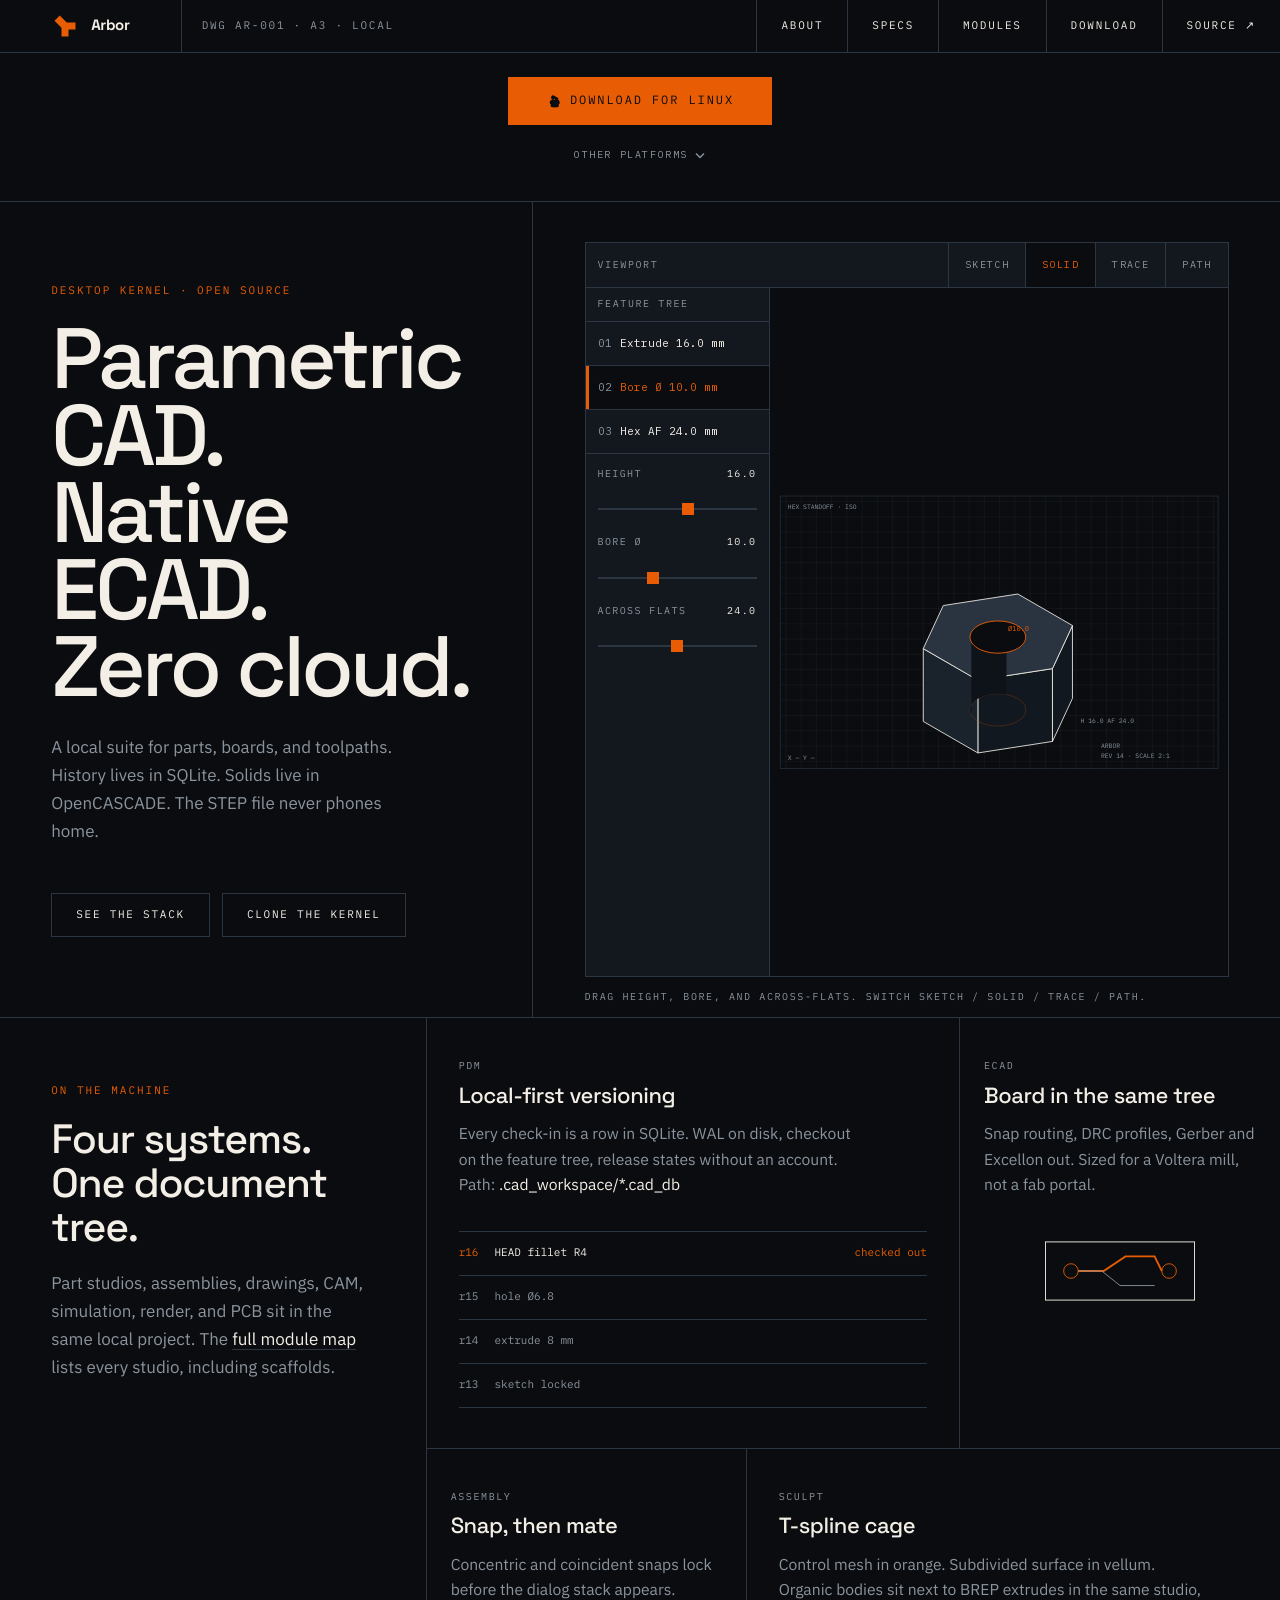
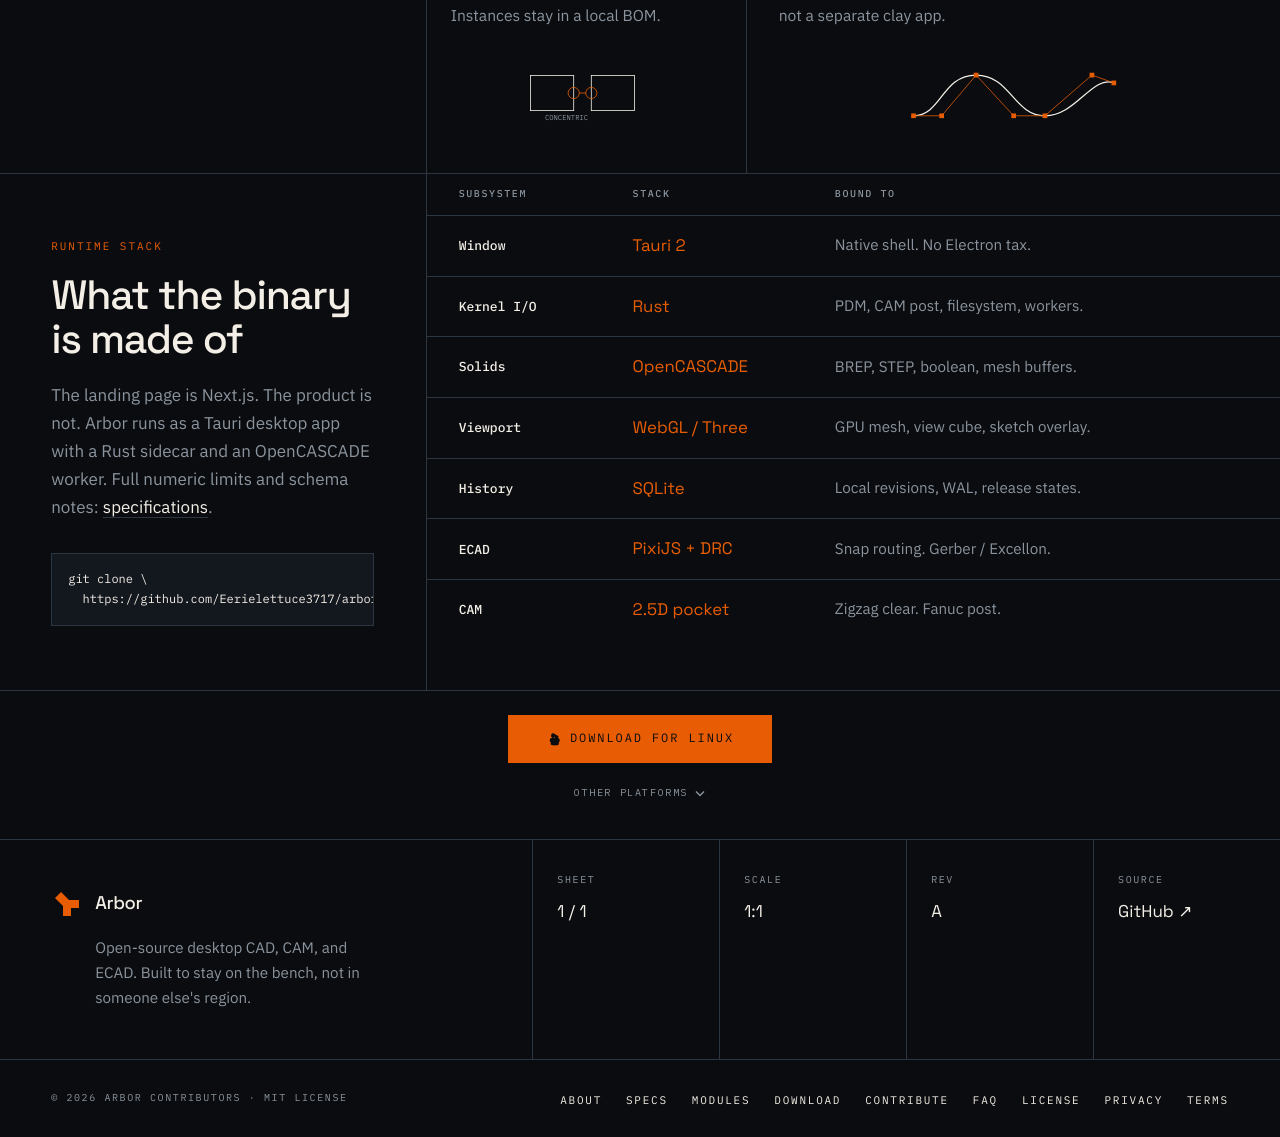
<file: index.html>
<!DOCTYPE html><html lang="en" class="space_grotesk_a5d6589-module__4yp5ca__variable ibm_plex_sans_4d51713-module__1B70oG__variable ibm_plex_mono_6f540f3d-module__qVhoCW__variable h-full"><head><meta charSet="utf-8"/><meta name="viewport" content="width=device-width, initial-scale=1"/><link rel="preload" href="/_next/static/media/03fc1b4a8d284b5e-s.p.0wiir8udbzjvx.woff2" as="font" crossorigin="" type="font/woff2"/><link rel="preload" href="/_next/static/media/0c89a48fa5027cee-s.p.2cyn07wtgehh0.woff2" as="font" crossorigin="" type="font/woff2"/><link rel="preload" href="/_next/static/media/99e609270109b47d-s.p.40sczeszzbjw1.woff2" as="font" crossorigin="" type="font/woff2"/><link rel="preload" href="/_next/static/media/effe91970fc4db64-s.p.0oace-s_gkfks.woff2" as="font" crossorigin="" type="font/woff2"/><link rel="stylesheet" href="/_next/static/chunks/1h094hydu4tsb.css" data-precedence="next"/><link rel="preload" as="script" fetchPriority="low" href="/_next/static/chunks/310vm2bl3xxpt.js"/><script src="/_next/static/chunks/19mx3mg6lkumu.js" async=""></script><script src="/_next/static/chunks/1p7li1wqvkk1y.js" async=""></script><script src="/_next/static/chunks/344n2zhqbh4pn.js" async=""></script><script src="/_next/static/chunks/turbopack-2m33ne6tca48e.js" async=""></script><script src="/_next/static/chunks/3fntmmi971322.js" async=""></script><script src="/_next/static/chunks/33lhv9plk_-jm.js" async=""></script><script src="/_next/static/chunks/2t-ct70y0w6h1.js" async=""></script><link rel="preload" href="/_next/static/chunks/3a4iuqopkivau.js" as="script" fetchPriority="low"/><title>Arbor — parametric CAD, native ECAD, zero cloud</title><meta name="description" content="Open-source local-first desktop CAD, CAM, and ECAD. OpenCASCADE solids, SQLite versioning, Gerber out. The STEP file never leaves this machine."/><meta name="application-name" content="Arbor"/><meta name="author" content="Arbor Contributors"/><meta name="keywords" content="CAD,CAM,ECAD,OpenCASCADE,local-first,parametric modeling,Gerber,open source CAD"/><meta name="creator" content="Arbor Contributors"/><meta name="publisher" content="Arbor Contributors"/><meta name="robots" content="index, follow"/><meta name="category" content="CAD"/><link rel="canonical" href="https://arbor-cae.github.io/"/><meta name="google-site-verification" content="_jv1ortqoo-qGdnsLPO1WUezP-NAAabIfEEEXI_-hUo"/><meta name="google-site-verification" content="GGYs_DeEPOpFRg5tGALcPWca2tFZg6pn1_dV42sA9bI"/><meta property="og:title" content="Arbor — parametric CAD, native ECAD, zero cloud"/><meta property="og:description" content="Open-source local-first desktop CAD, CAM, and ECAD. OpenCASCADE solids, SQLite versioning, Gerber out. The STEP file never leaves this machine."/><meta property="og:url" content="https://arbor-cae.github.io/"/><meta property="og:site_name" content="Arbor"/><meta property="og:locale" content="en_US"/><meta property="og:image" content="https://arbor-cae.github.io/og.png"/><meta property="og:image:width" content="1200"/><meta property="og:image:height" content="630"/><meta property="og:image:alt" content="Arbor — parametric CAD, native ECAD, zero cloud"/><meta property="og:type" content="website"/><meta name="twitter:card" content="summary_large_image"/><meta name="twitter:title" content="Arbor — parametric CAD, native ECAD, zero cloud"/><meta name="twitter:description" content="Open-source local-first desktop CAD, CAM, and ECAD. OpenCASCADE solids, SQLite versioning, Gerber out. The STEP file never leaves this machine."/><meta name="twitter:image" content="https://arbor-cae.github.io/og.png"/><link rel="shortcut icon" href="/icon.svg"/><link rel="icon" href="/favicon.ico?favicon.2vob68tjqpejf.ico" sizes="256x256" type="image/x-icon"/><link rel="icon" href="/icon.svg" type="image/svg+xml"/><link rel="apple-touch-icon" href="/apple-touch-icon.png"/><meta name="next-size-adjust" content=""/><script src="/_next/static/chunks/0cz1d0mv5g_q7.js" noModule=""></script></head><body class="min-h-full bg-ink text-paper font-sans antialiased"><div hidden=""><!--$--><!--/$--></div><script type="application/ld+json">{"@context":"https://schema.org","@graph":[{"@type":"WebSite","@id":"https://arbor-cae.github.io/#website","url":"https://arbor-cae.github.io/","name":"Arbor","description":"Open-source local-first desktop CAD, CAM, and ECAD. OpenCASCADE solids, SQLite versioning, Gerber out.","inLanguage":"en-US","publisher":{"@id":"https://arbor-cae.github.io/#org"}},{"@type":"Organization","@id":"https://arbor-cae.github.io/#org","name":"Arbor Contributors","url":"https://arbor-cae.github.io/","logo":{"@type":"ImageObject","url":"https://arbor-cae.github.io/icon.svg"},"sameAs":["https://github.com/Eerielettuce3717/arbor-cae"],"email":"varun.m.ganti@gmail.com"},{"@type":"SoftwareApplication","@id":"https://arbor-cae.github.io/#app","name":"Arbor","applicationCategory":"DesignApplication","applicationSubCategory":"CAD","operatingSystem":"macOS, Windows, Linux","license":"https://opensource.org/licenses/MIT","url":"https://arbor-cae.github.io/","image":"https://arbor-cae.github.io/og.png","offers":{"@type":"Offer","price":"0","priceCurrency":"USD"},"author":{"@id":"https://arbor-cae.github.io/#org"},"codeRepository":"https://github.com/Eerielettuce3717/arbor-cae","downloadUrl":"https://arbor-cae.github.io/download/"},{"@type":["LocalBusiness","ProfessionalService"],"@id":"https://arbor-cae.github.io/#business","name":"Arbor","url":"https://arbor-cae.github.io/","image":"https://arbor-cae.github.io/og.png","logo":"https://arbor-cae.github.io/icon.svg","priceRange":"Free","currenciesAccepted":"USD","paymentAccepted":"None — MIT licensed software","areaServed":{"@type":"Place","name":"Worldwide"},"address":{"@type":"PostalAddress","addressRegion":"CA","addressCountry":"US"},"parentOrganization":{"@id":"https://arbor-cae.github.io/#org"},"sameAs":["https://github.com/Eerielettuce3717/arbor-cae"]}]}</script><div class="sheet-grid min-h-full"><a href="#main" class="skip-link">Skip to content</a><header class="sticky top-0 z-40 border-b border-rule bg-ink"><div class="mx-auto flex max-w-sheet items-stretch"><a class="inline-flex items-center gap-3 min-h-11 items-center border-r border-rule px-[var(--gutter)] py-3 hover:text-signal" href="/"><svg class="h-7 w-7 shrink-0" viewBox="0 0 32 32" aria-hidden="true" fill="none"><rect width="32" height="32" fill="#0A0C0F"></rect><path fill="#E85D04" d="M20 12h8v8h-8v8h-8V18L4 10l6-6 8 8h2z"></path></svg><span class="font-display text-[15px] font-bold tracking-tight text-paper">Arbor</span></a><p class="hidden flex-1 items-center px-5 font-mono text-[11px] uppercase tracking-[0.16em] text-mute md:flex">DWG AR-001 · A3 · LOCAL</p><nav aria-label="Main" class="ml-auto hidden items-stretch md:flex"><a class="flex min-h-11 items-center border-l border-rule px-6 font-mono text-[11px] uppercase tracking-[0.16em] text-paper transition-colors hover:bg-panel hover:text-signal" href="/about/">About</a><a class="flex min-h-11 items-center border-l border-rule px-6 font-mono text-[11px] uppercase tracking-[0.16em] text-paper transition-colors hover:bg-panel hover:text-signal" href="/specs/">Specs</a><a class="flex min-h-11 items-center border-l border-rule px-6 font-mono text-[11px] uppercase tracking-[0.16em] text-paper transition-colors hover:bg-panel hover:text-signal" href="/modules/">Modules</a><a class="flex min-h-11 items-center border-l border-rule px-6 font-mono text-[11px] uppercase tracking-[0.16em] text-paper transition-colors hover:bg-panel hover:text-signal" href="/download/">Download</a><a href="https://github.com/Eerielettuce3717/arbor-cae" target="_blank" rel="noreferrer" class="flex min-h-11 items-center border-l border-rule px-6 font-mono text-[11px] uppercase tracking-[0.16em] text-paper transition-colors hover:bg-panel hover:text-signal">Source ↗</a></nav><button type="button" class="ml-auto flex min-h-11 min-w-11 items-center justify-center border-l border-rule px-4 md:hidden" aria-expanded="false" aria-controls="mobile-nav"><span class="sr-only">Open menu</span><span aria-hidden="true" class="font-mono text-xs tracking-[0.14em] text-paper">MENU</span></button></div></header><main id="main"><section id="top" class="scroll-mt-14 border-b border-rule" aria-labelledby="hero-heading"><div class="relative z-30 flex justify-center border-b border-rule bg-ink px-[var(--gutter)] py-5 sm:py-6"><div class="relative flex flex-col items-center gap-2"><a href="https://github.com/Eerielettuce3717/arbor-cae/releases/tag/v0.1.0-pre.3" class="inline-flex min-h-12 min-w-[16.5rem] items-center justify-center gap-2.5 bg-signal px-8 font-mono text-[12px] uppercase tracking-[0.16em] text-ink hover:bg-paper"><svg viewBox="0 0 16 16" class="h-3.5 w-3.5" aria-hidden="true" fill="none"><rect x="2.5" y="3.5" width="11" height="9" stroke="currentColor" stroke-width="1.3"></rect><path d="M2.5 6.5h11" stroke="currentColor" stroke-width="1.3"></path></svg>Pre-release</a><button type="button" aria-expanded="false" aria-controls="_R_5hbtb_" class="inline-flex min-h-11 items-center gap-1.5 font-mono text-[10px] uppercase tracking-[0.16em] text-mute hover:text-paper">Other platforms<svg viewBox="0 0 12 12" class="h-3 w-3 " aria-hidden="true" fill="none"><path d="M2 4.5 L6 8.5 L10 4.5" stroke="currentColor" stroke-width="1.4" stroke-linejoin="miter"></path></svg></button></div></div><div class="mx-auto grid max-w-sheet lg:grid-cols-12"><div class="flex flex-col justify-between gap-12 border-b border-rule bg-ink px-[var(--gutter)] py-12 sm:py-16 lg:col-span-5 lg:border-b-0 lg:border-r lg:py-20"><div><p class="font-mono text-[11px] uppercase tracking-[0.18em] text-signal">Desktop kernel · open source</p><h1 id="hero-heading" class="mt-5 font-display text-display text-paper">Parametric CAD.<br/>Native ECAD.<br/>Zero cloud.</h1><p class="mt-7 max-w-[34ch] text-body text-mute">A local suite for parts, boards, and toolpaths. History lives in SQLite. Solids live in OpenCASCADE. The STEP file never phones home.</p></div><div class="flex flex-col gap-3 sm:flex-row sm:items-stretch"><a class="inline-flex min-h-11 items-center justify-center border border-rule px-6 font-mono text-[11px] uppercase tracking-[0.16em] text-paper hover:border-paper" href="/specs/">See the stack</a><a href="https://github.com/Eerielettuce3717/arbor-cae" target="_blank" rel="noreferrer" class="inline-flex min-h-11 items-center justify-center border border-rule px-6 font-mono text-[11px] uppercase tracking-[0.16em] text-paper hover:border-paper">Clone the kernel</a></div></div><div class="bg-ink px-[var(--gutter)] py-8 lg:col-span-7 lg:py-10"><!--$?--><template id="B:0"></template><div class="flex min-h-[22rem] items-center justify-center border border-rule bg-panel font-mono text-[11px] uppercase tracking-[0.16em] text-mute lg:min-h-[34rem]" role="status">Loading viewport</div><!--/$--><p class="mt-3 font-mono text-[10px] uppercase tracking-[0.16em] text-mute">Drag height, bore, and across-flats. Switch Sketch / Solid / Trace / Path.</p></div></div></section><section id="modules" class="scroll-mt-14 border-b border-rule" aria-labelledby="modules-heading"><div class="mx-auto grid max-w-sheet lg:grid-cols-12"><header class="border-b border-rule bg-ink px-[var(--gutter)] py-12 lg:col-span-4 lg:border-b-0 lg:border-r lg:py-16"><p class="font-mono text-[11px] uppercase tracking-[0.18em] text-signal">On the machine</p><h2 id="modules-heading" class="mt-4 font-display text-h2 text-paper">Four systems.<br/>One document tree.</h2><p class="mt-5 max-w-[36ch] text-mute">Part studios, assemblies, drawings, CAM, simulation, render, and PCB sit in the same local project. The<!-- --> <a class="text-paper underline decoration-rule underline-offset-4 hover:text-signal" href="/modules/">full module map</a> <!-- -->lists every studio, including scaffolds.</p></header><div class="grid bg-ink lg:col-span-8 lg:grid-cols-8"><article class="border-b border-rule px-[var(--gutter)] py-10 lg:col-span-5 lg:border-r lg:px-8"><p class="font-mono text-[10px] uppercase tracking-[0.16em] text-mute">PDM</p><h3 class="mt-2 font-display text-h3">Local-first versioning</h3><p class="mt-3 max-w-[42ch] text-[0.98rem] leading-relaxed text-mute">Every check-in is a row in SQLite. WAL on disk, checkout on the feature tree, release states without an account. Path:<span class="text-paper"> .cad_workspace/*.cad_db</span></p><ol class="mt-8 border-t border-rule"><li class="flex min-h-11 items-center gap-4 border-b border-rule font-mono text-[11px]"><span class="text-signal">r<!-- -->16</span><span class="text-paper">HEAD  fillet R4</span><span class="ml-auto text-signal">checked out</span></li><li class="flex min-h-11 items-center gap-4 border-b border-rule font-mono text-[11px]"><span class="text-mute">r<!-- -->15</span><span class="text-mute">hole Ø6.8</span></li><li class="flex min-h-11 items-center gap-4 border-b border-rule font-mono text-[11px]"><span class="text-mute">r<!-- -->14</span><span class="text-mute">extrude 8 mm</span></li><li class="flex min-h-11 items-center gap-4 border-b border-rule font-mono text-[11px]"><span class="text-mute">r<!-- -->13</span><span class="text-mute">sketch locked</span></li></ol></article><article class="border-b border-rule px-[var(--gutter)] py-10 lg:col-span-3 lg:px-6"><p class="font-mono text-[10px] uppercase tracking-[0.16em] text-mute">ECAD</p><h3 class="mt-2 font-display text-h3">Board in the same tree</h3><p class="mt-3 text-[0.98rem] leading-relaxed text-mute">Snap routing, DRC profiles, Gerber and Excellon out. Sized for a Voltera mill, not a fab portal.</p><svg viewBox="0 0 180 88" class="mt-8 h-20 w-full text-paper" role="img" aria-label="Two-pad board with an orange signal trace and a mute return trace."><rect x="8" y="12" width="164" height="64" fill="none" stroke="currentColor" stroke-width="1"></rect><circle cx="36" cy="44" r="8" fill="none" stroke="#E85D04"></circle><circle cx="144" cy="44" r="8" fill="none" stroke="#E85D04"></circle><path d="M44 44 H72 L96 28 H128 L136 44" fill="none" stroke="#E85D04" stroke-width="2"></path><path d="M44 44 H70 L90 60 H128" fill="none" stroke="#8B949E"></path></svg></article><article class="border-b border-rule px-[var(--gutter)] py-10 lg:col-span-3 lg:border-b-0 lg:border-r lg:px-6"><p class="font-mono text-[10px] uppercase tracking-[0.16em] text-mute">Assembly</p><h3 class="mt-2 font-display text-h3">Snap, then mate</h3><p class="mt-3 text-[0.98rem] leading-relaxed text-mute">Concentric and coincident snaps lock before the dialog stack appears. Instances stay in a local BOM.</p><svg viewBox="0 0 160 80" class="mt-8 h-16 w-full" role="img" aria-label="Two blocks snapped concentric at a shared hole."><rect x="10" y="18" width="54" height="44" fill="none" stroke="#F3EEE6"></rect><rect x="86" y="18" width="54" height="44" fill="none" stroke="#F3EEE6"></rect><circle cx="64" cy="40" r="7" fill="none" stroke="#E85D04"></circle><circle cx="86" cy="40" r="7" fill="none" stroke="#E85D04"></circle><line x1="71" y1="40" x2="79" y2="40" stroke="#E85D04"></line><text x="28" y="74" fill="#8B949E" font-size="9" font-family="IBM Plex Mono, monospace">CONCENTRIC</text></svg></article><article class="px-[var(--gutter)] py-10 lg:col-span-5 lg:px-8"><p class="font-mono text-[10px] uppercase tracking-[0.16em] text-mute">Sculpt</p><h3 class="mt-2 font-display text-h3">T-spline cage</h3><p class="mt-3 max-w-[46ch] text-[0.98rem] leading-relaxed text-mute">Control mesh in orange. Subdivided surface in vellum. Organic bodies sit next to BREP extrudes in the same studio, not a separate clay app.</p><svg viewBox="0 0 280 92" class="mt-8 h-[4.5rem] w-full" role="img" aria-label="T-spline control cage in orange over a vellum surface."><path d="M12 70 C 48 70, 48 18, 92 18 S 140 70, 180 70 S 240 18, 268 28" fill="none" stroke="#F3EEE6" stroke-width="1.6"></path><path d="M12 70 L48 70 L92 18 L140 70 L180 70 L240 18 L268 28" fill="none" stroke="#E85D04" stroke-width="1"></path><rect x="9" y="67" width="6" height="6" fill="#E85D04"></rect><rect x="45" y="67" width="6" height="6" fill="#E85D04"></rect><rect x="89" y="15" width="6" height="6" fill="#E85D04"></rect><rect x="137" y="67" width="6" height="6" fill="#E85D04"></rect><rect x="177" y="67" width="6" height="6" fill="#E85D04"></rect><rect x="237" y="15" width="6" height="6" fill="#E85D04"></rect><rect x="265" y="25" width="6" height="6" fill="#E85D04"></rect></svg></article></div></div></section><section id="kernel" class="scroll-mt-14 border-b border-rule bg-ink" aria-labelledby="kernel-heading"><div class="mx-auto grid max-w-sheet lg:grid-cols-12"><header class="px-[var(--gutter)] py-12 lg:col-span-4 lg:border-r lg:border-rule lg:py-16"><p class="font-mono text-[11px] uppercase tracking-[0.18em] text-signal">Runtime stack</p><h2 id="kernel-heading" class="mt-4 font-display text-h2">What the binary is made of</h2><p class="mt-5 max-w-[36ch] text-mute">The landing page is Next.js. The product is not. Arbor runs as a Tauri desktop app with a Rust sidecar and an OpenCASCADE worker. Full numeric limits and schema notes:<!-- --> <a class="text-paper underline decoration-rule underline-offset-4 hover:text-signal" href="/specs/">specifications</a>.</p><pre class="mt-8 overflow-x-auto border border-rule bg-panel p-4 font-mono text-[12px] leading-relaxed text-paper">git clone \
  https://github.com/Eerielettuce3717/arbor-cae.git</pre></header><div class="lg:col-span-8"><div class="overflow-x-auto"><table class="w-full min-w-[36rem] border-collapse text-left"><caption class="sr-only">Arbor runtime stack by subsystem</caption><thead><tr class="border-b border-rule font-mono text-[10px] uppercase tracking-[0.16em] text-mute"><th scope="col" class="px-[var(--gutter)] py-3 font-medium lg:px-8">Subsystem</th><th scope="col" class="py-3 pr-6 font-medium">Stack</th><th scope="col" class="py-3 pr-[var(--gutter)] font-medium">Bound to</th></tr></thead><tbody><tr class="border-b border-rule last:border-b-0"><th scope="row" class="px-[var(--gutter)] py-4 font-mono text-[13px] font-medium text-paper lg:px-8">Window</th><td class="py-4 pr-6 font-display text-[1.05rem] text-signal">Tauri 2</td><td class="py-4 pr-[var(--gutter)] text-[0.95rem] text-mute">Native shell. No Electron tax.</td></tr><tr class="border-b border-rule last:border-b-0"><th scope="row" class="px-[var(--gutter)] py-4 font-mono text-[13px] font-medium text-paper lg:px-8">Kernel I/O</th><td class="py-4 pr-6 font-display text-[1.05rem] text-signal">Rust</td><td class="py-4 pr-[var(--gutter)] text-[0.95rem] text-mute">PDM, CAM post, filesystem, workers.</td></tr><tr class="border-b border-rule last:border-b-0"><th scope="row" class="px-[var(--gutter)] py-4 font-mono text-[13px] font-medium text-paper lg:px-8">Solids</th><td class="py-4 pr-6 font-display text-[1.05rem] text-signal">OpenCASCADE</td><td class="py-4 pr-[var(--gutter)] text-[0.95rem] text-mute">BREP, STEP, boolean, mesh buffers.</td></tr><tr class="border-b border-rule last:border-b-0"><th scope="row" class="px-[var(--gutter)] py-4 font-mono text-[13px] font-medium text-paper lg:px-8">Viewport</th><td class="py-4 pr-6 font-display text-[1.05rem] text-signal">WebGL / Three</td><td class="py-4 pr-[var(--gutter)] text-[0.95rem] text-mute">GPU mesh, view cube, sketch overlay.</td></tr><tr class="border-b border-rule last:border-b-0"><th scope="row" class="px-[var(--gutter)] py-4 font-mono text-[13px] font-medium text-paper lg:px-8">History</th><td class="py-4 pr-6 font-display text-[1.05rem] text-signal">SQLite</td><td class="py-4 pr-[var(--gutter)] text-[0.95rem] text-mute">Local revisions, WAL, release states.</td></tr><tr class="border-b border-rule last:border-b-0"><th scope="row" class="px-[var(--gutter)] py-4 font-mono text-[13px] font-medium text-paper lg:px-8">ECAD</th><td class="py-4 pr-6 font-display text-[1.05rem] text-signal">PixiJS + DRC</td><td class="py-4 pr-[var(--gutter)] text-[0.95rem] text-mute">Snap routing. Gerber / Excellon.</td></tr><tr class="border-b border-rule last:border-b-0"><th scope="row" class="px-[var(--gutter)] py-4 font-mono text-[13px] font-medium text-paper lg:px-8">CAM</th><td class="py-4 pr-6 font-display text-[1.05rem] text-signal">2.5D pocket</td><td class="py-4 pr-[var(--gutter)] text-[0.95rem] text-mute">Zigzag clear. Fanuc post.</td></tr></tbody></table></div></div></div></section></main><footer class="bg-ink"><div class="relative z-30 flex justify-center border-b border-rule bg-ink px-[var(--gutter)] py-5 sm:py-6"><div class="relative flex flex-col items-center gap-2"><a href="https://github.com/Eerielettuce3717/arbor-cae/releases/tag/v0.1.0-pre.3" class="inline-flex min-h-12 min-w-[16.5rem] items-center justify-center gap-2.5 bg-signal px-8 font-mono text-[12px] uppercase tracking-[0.16em] text-ink hover:bg-paper"><svg viewBox="0 0 16 16" class="h-3.5 w-3.5" aria-hidden="true" fill="none"><rect x="2.5" y="3.5" width="11" height="9" stroke="currentColor" stroke-width="1.3"></rect><path d="M2.5 6.5h11" stroke="currentColor" stroke-width="1.3"></path></svg>Pre-release</a><button type="button" aria-expanded="false" aria-controls="_R_1lbtb_" class="inline-flex min-h-11 items-center gap-1.5 font-mono text-[10px] uppercase tracking-[0.16em] text-mute hover:text-paper">Other platforms<svg viewBox="0 0 12 12" class="h-3 w-3 " aria-hidden="true" fill="none"><path d="M2 4.5 L6 8.5 L10 4.5" stroke="currentColor" stroke-width="1.4" stroke-linejoin="miter"></path></svg></button></div></div><div class="mx-auto grid max-w-sheet lg:grid-cols-12"><div class="flex items-start gap-3 border-b border-rule px-[var(--gutter)] py-10 lg:col-span-5 lg:border-b-0 lg:border-r lg:py-12"><div><a class="inline-flex items-center gap-3 " href="/"><svg class="h-8 w-8 shrink-0" viewBox="0 0 32 32" aria-hidden="true" fill="none"><rect width="32" height="32" fill="#0A0C0F"></rect><path fill="#E85D04" d="M20 12h8v8h-8v8h-8V18L4 10l6-6 8 8h2z"></path></svg><span class="font-display text-[1.15rem] font-medium tracking-[-0.02em] text-paper">Arbor</span></a><p class="mt-2 max-w-[34ch] pl-11 text-[0.95rem] text-mute">Open-source desktop CAD, CAM, and ECAD. Built to stay on the bench, not in someone else&#x27;s region.</p></div></div><div class="grid grid-cols-2 gap-px bg-rule sm:grid-cols-4 lg:col-span-7"><div class="bg-ink px-[var(--gutter)] py-8 sm:px-6"><p class="font-mono text-[10px] uppercase tracking-[0.16em] text-mute">Sheet</p><p class="mt-2 font-display text-paper">1 / 1</p></div><div class="bg-ink px-[var(--gutter)] py-8 sm:px-6"><p class="font-mono text-[10px] uppercase tracking-[0.16em] text-mute">Scale</p><p class="mt-2 font-display text-paper">1:1</p></div><div class="bg-ink px-[var(--gutter)] py-8 sm:px-6"><p class="font-mono text-[10px] uppercase tracking-[0.16em] text-mute">Rev</p><p class="mt-2 font-display text-paper">A</p></div><a href="https://github.com/Eerielettuce3717/arbor-cae" target="_blank" rel="noreferrer" class="bg-ink px-[var(--gutter)] py-8 hover:bg-panel sm:px-6"><p class="font-mono text-[10px] uppercase tracking-[0.16em] text-mute">Source</p><p class="mt-2 font-display text-paper">GitHub ↗</p></a></div></div><nav aria-label="Site" class="border-t border-rule"><div class="mx-auto flex max-w-sheet flex-col gap-4 px-[var(--gutter)] py-6 sm:flex-row sm:items-center sm:justify-between"><p class="font-mono text-[10px] uppercase tracking-[0.16em] text-mute">© 2026 Arbor Contributors · MIT License</p><ul class="flex flex-wrap items-center gap-x-6 gap-y-2"><li><a class="font-mono text-[11px] uppercase tracking-[0.16em] text-paper hover:text-signal" href="/about/">About</a></li><li><a class="font-mono text-[11px] uppercase tracking-[0.16em] text-paper hover:text-signal" href="/specs/">Specs</a></li><li><a class="font-mono text-[11px] uppercase tracking-[0.16em] text-paper hover:text-signal" href="/modules/">Modules</a></li><li><a class="font-mono text-[11px] uppercase tracking-[0.16em] text-paper hover:text-signal" href="/download/">Download</a></li><li><a class="font-mono text-[11px] uppercase tracking-[0.16em] text-paper hover:text-signal" href="/contribute/">Contribute</a></li><li><a class="font-mono text-[11px] uppercase tracking-[0.16em] text-paper hover:text-signal" href="/faq/">FAQ</a></li><li><a class="font-mono text-[11px] uppercase tracking-[0.16em] text-paper hover:text-signal" href="/license/">License</a></li><li><a class="font-mono text-[11px] uppercase tracking-[0.16em] text-paper hover:text-signal" href="/privacy-policy/">Privacy</a></li><li><a class="font-mono text-[11px] uppercase tracking-[0.16em] text-paper hover:text-signal" href="/terms-of-service/">Terms</a></li></ul></div></nav></footer></div><!--$--><!--/$--><script>requestAnimationFrame(function(){$RT=performance.now()});</script><script src="/_next/static/chunks/310vm2bl3xxpt.js" id="_R_" async=""></script><div hidden id="S:0"><div class="flex h-full min-h-[22rem] flex-col border border-rule bg-panel lg:min-h-[34rem]"><div class="flex flex-wrap items-stretch border-b border-rule"><p class="flex min-h-11 items-center px-3 font-mono text-[10px] uppercase tracking-[0.16em] text-mute">Viewport</p><div role="tablist" aria-label="Drawing layer" class="ml-auto flex"><button type="button" role="tab" aria-selected="false" class="min-h-11 border-l border-rule px-3 font-mono text-[10px] uppercase tracking-[0.14em] sm:px-4 text-mute hover:text-paper">Sketch</button><button type="button" role="tab" aria-selected="true" class="min-h-11 border-l border-rule px-3 font-mono text-[10px] uppercase tracking-[0.14em] sm:px-4 bg-ink text-signal">Solid</button><button type="button" role="tab" aria-selected="false" class="min-h-11 border-l border-rule px-3 font-mono text-[10px] uppercase tracking-[0.14em] sm:px-4 text-mute hover:text-paper">Trace</button><button type="button" role="tab" aria-selected="false" class="min-h-11 border-l border-rule px-3 font-mono text-[10px] uppercase tracking-[0.14em] sm:px-4 text-mute hover:text-paper">Path</button></div></div><div class="grid min-h-0 flex-1 grid-cols-1 lg:grid-cols-[11.5rem_1fr]"><aside class="order-2 border-t border-rule lg:order-1 lg:border-t-0 lg:border-r"><p class="border-b border-rule px-3 py-2 font-mono text-[10px] uppercase tracking-[0.16em] text-mute">Feature tree</p><ul class="font-mono text-[11px]"><li><button type="button" class="relative flex min-h-11 w-full items-center justify-between border-b border-rule px-3 text-left text-paper hover:bg-ink"><span><span class="mr-2 text-mute">01</span>Extrude  16.0 mm</span></button></li><li><button type="button" class="relative flex min-h-11 w-full items-center justify-between border-b border-rule px-3 text-left bg-ink text-signal"><span class="absolute inset-y-0 left-0 w-[3px] bg-signal"></span><span><span class="mr-2 text-mute">02</span>Bore Ø   10.0 mm</span></button></li><li><button type="button" class="relative flex min-h-11 w-full items-center justify-between border-b border-rule px-3 text-left text-paper hover:bg-ink"><span><span class="mr-2 text-mute">03</span>Hex AF   24.0 mm</span></button></li></ul><div class="space-y-4 p-3"><label for="height" class="block"><span class="mb-2 flex justify-between font-mono text-[10px] uppercase tracking-[0.14em] text-mute"><span>Height</span><span class="text-paper">16.0</span></span><input id="height" type="range" min="8" max="22" step="0.1" aria-valuetext="16.0 millimetres" value="16"/></label><label for="hole" class="block"><span class="mb-2 flex justify-between font-mono text-[10px] uppercase tracking-[0.14em] text-mute"><span>Bore Ø</span><span class="text-paper">10.0</span></span><input id="hole" type="range" min="6" max="18" step="0.1" aria-valuetext="10.0 millimetres" value="10"/></label><label for="af" class="block"><span class="mb-2 flex justify-between font-mono text-[10px] uppercase tracking-[0.14em] text-mute"><span>Across flats</span><span class="text-paper">24.0</span></span><input id="af" type="range" min="16" max="32" step="0.1" aria-valuetext="24.0 millimetres" value="24"/></label></div></aside><div class="relative order-1 min-h-[18rem] bg-ink lg:order-2"><svg viewBox="0 0 720 460" class="h-full w-full touch-none" role="img" aria-label="Parametric hex standoff. Drag height, bore, or across-flats to edit."><defs><pattern id="minor" width="24" height="24" patternUnits="userSpaceOnUse"><path d="M 24 0 L 0 0 0 24" fill="none" stroke="#2C3642" stroke-width="0.6"></path></pattern></defs><rect width="720" height="460" fill="#0A0C0F"></rect><rect x="16" y="16" width="688" height="428" fill="url(#minor)"></rect><rect x="16" y="16" width="688" height="428" fill="none" stroke="#2C3642"></rect><g><path d="M326.60 419.67 L443.80 401.54 L443.80 287.14 L326.60 305.27 Z" fill="#121820" stroke="#F3EEE6" stroke-width="1.35" stroke-linejoin="miter"></path><path d="M240.80 370.13 L326.60 419.67 L326.60 305.27 L240.80 255.73 Z" fill="#1A222C" stroke="#F3EEE6" stroke-width="1.35" stroke-linejoin="miter"></path><path d="M443.80 401.54 L475.20 333.87 L475.20 219.47 L443.80 287.14 Z" fill="#121820" stroke="#F3EEE6" stroke-width="1.35" stroke-linejoin="miter"></path><path d="M475.20 219.47 L443.80 287.14 L326.60 305.27 L240.80 255.73 L272.20 188.06 L389.40 169.93 Z" fill="#2A3340" stroke="#F3EEE6" stroke-width="1.35" stroke-linejoin="miter"></path><path d="M388.96 334.13 L384.65 331.94 L379.89 330.11 L374.76 328.65 L369.33 327.58 L363.72 326.94 L358.00 326.72 L352.28 326.94 L346.67 327.58 L341.24 328.65 L336.11 330.11 L331.35 331.94 L327.04 334.13 L323.26 336.61 L320.08 339.36 L317.55 342.33 L315.71 345.46 L314.59 348.70 L314.22 352.00 L314.59 355.30 L315.71 358.54 L317.55 361.67 L320.08 364.64 L323.26 367.39 L327.04 369.88 L331.35 372.06 L336.11 373.89 L341.24 375.35 L346.67 376.42 L352.28 377.06 L358.00 377.28 L363.72 377.06 L369.33 376.42 L374.76 375.35 L379.89 373.89 L384.65 372.06 L388.96 369.88 L392.74 367.39 L395.92 364.64 L398.45 361.67 L400.29 358.54 L401.41 355.30 L401.78 352.00 L401.41 348.70 L400.29 345.46 L398.45 342.33 L395.92 339.36 L392.74 336.61 Z" fill="none" stroke="#E85D04" stroke-width="1" opacity="0.35"></path><path d="M371.53 213.56 L367.31 212.90 L362.99 212.49 L358.63 212.32 L354.25 212.41 L349.92 212.76 L345.66 213.34 L341.53 214.18 L337.57 215.24 L333.80 216.53 L330.28 218.03 L327.04 219.72 L324.10 221.60 L321.51 223.63 L319.28 225.80 L317.43 228.09 L315.99 230.48 L314.97 232.93 L314.38 235.44 L314.22 237.96 L314.50 240.48 L315.22 242.97 L316.36 245.41 L316.36 359.81 L315.22 357.37 L314.50 354.88 L314.22 352.36 L314.38 349.84 L314.97 347.33 L315.99 344.88 L317.43 342.49 L319.28 340.20 L321.51 338.03 L324.10 336.00 L327.04 334.13 L330.28 332.43 L333.80 330.93 L337.57 329.64 L341.53 328.58 L345.66 327.74 L349.92 327.16 L354.25 326.81 L358.63 326.72 L362.99 326.89 L367.31 327.30 L371.53 327.96 Z" fill="#0E1319" stroke="none"></path><path d="M388.96 219.72 L384.65 217.54 L379.89 215.71 L374.76 214.25 L369.33 213.18 L363.72 212.54 L358.00 212.32 L352.28 212.54 L346.67 213.18 L341.24 214.25 L336.11 215.71 L331.35 217.54 L327.04 219.72 L323.26 222.21 L320.08 224.96 L317.55 227.93 L315.71 231.06 L314.59 234.30 L314.22 237.60 L314.59 240.90 L315.71 244.14 L317.55 247.27 L320.08 250.24 L323.26 252.99 L327.04 255.47 L331.35 257.66 L336.11 259.49 L341.24 260.95 L346.67 262.02 L352.28 262.66 L358.00 262.88 L363.72 262.66 L369.33 262.02 L374.76 260.95 L379.89 259.49 L384.65 257.66 L388.96 255.47 L392.74 252.99 L395.92 250.24 L398.45 247.27 L400.29 244.14 L401.41 240.90 L401.78 237.60 L401.41 234.30 L400.29 231.06 L398.45 227.93 L395.92 224.96 L392.74 222.21 Z" fill="#0A0C0F" stroke="#E85D04" stroke-width="1.5"></path><text x="374" y="227.6" fill="#E85D04" font-family="IBM Plex Mono, ui-monospace, monospace" font-size="11">Ø<!-- -->10.0</text><text x="488" y="372" fill="#8B949E" font-family="IBM Plex Mono, ui-monospace, monospace" font-size="10">H 16.0  AF 24.0</text></g><g font-family="IBM Plex Mono, ui-monospace, monospace" font-size="10" fill="#8B949E"><text x="28" y="36">HEX STANDOFF · ISO</text><text x="28" y="430">X —     Y —</text><text x="520" y="412">ARBOR</text><text x="520" y="428">REV 14  ·  SCALE 2:1</text></g></svg></div></div></div></div><script>$RB=[];$RV=function(a){$RT=performance.now();for(var b=0;b<a.length;b+=2){var c=a[b],e=a[b+1];null!==e.parentNode&&e.parentNode.removeChild(e);var f=c.parentNode;if(f){var g=c.previousSibling,h=0;do{if(c&&8===c.nodeType){var d=c.data;if("/$"===d||"/&"===d)if(0===h)break;else h--;else"$"!==d&&"$?"!==d&&"$~"!==d&&"$!"!==d&&"&"!==d||h++}d=c.nextSibling;f.removeChild(c);c=d}while(c);for(;e.firstChild;)f.insertBefore(e.firstChild,c);g.data="$";g._reactRetry&&requestAnimationFrame(g._reactRetry)}}a.length=0};
$RC=function(a,b){if(b=document.getElementById(b))(a=document.getElementById(a))?(a.previousSibling.data="$~",$RB.push(a,b),2===$RB.length&&("number"!==typeof $RT?requestAnimationFrame($RV.bind(null,$RB)):(a=performance.now(),setTimeout($RV.bind(null,$RB),2300>a&&2E3<a?2300-a:$RT+300-a)))):b.parentNode.removeChild(b)};$RC("B:0","S:0")</script><script>(self.__next_f=self.__next_f||[]).push([0])</script><script>self.__next_f.push([1,"1:\"$Sreact.fragment\"\n3:I[39756,[\"/_next/static/chunks/3fntmmi971322.js\"],\"default\"]\n4:I[37457,[\"/_next/static/chunks/3fntmmi971322.js\"],\"default\"]\n5:I[52255,[\"/_next/static/chunks/3fntmmi971322.js\",\"/_next/static/chunks/33lhv9plk_-jm.js\"],\"NativeLinkProvider\"]\n6:I[9616,[\"/_next/static/chunks/3fntmmi971322.js\",\"/_next/static/chunks/33lhv9plk_-jm.js\"],\"SiteHeader\"]\n7:I[39933,[\"/_next/static/chunks/3fntmmi971322.js\",\"/_next/static/chunks/2t-ct70y0w6h1.js\"],\"ForceReloadLinks\"]\n8:I[52255,[\"/_next/static/chunks/3fntmmi971322.js\",\"/_next/static/chunks/33lhv9plk_-jm.js\"],\"AppLink\"]\ne:I[68027,[\"/_next/static/chunks/3fntmmi971322.js\"],\"default\",1]\n:HL[\"/_next/static/chunks/1h094hydu4tsb.css\",\"style\"]\n:HL[\"/_next/static/media/03fc1b4a8d284b5e-s.p.0wiir8udbzjvx.woff2\",\"font\",{\"crossOrigin\":\"\",\"type\":\"font/woff2\"}]\n:HL[\"/_next/static/media/0c89a48fa5027cee-s.p.2cyn07wtgehh0.woff2\",\"font\",{\"crossOrigin\":\"\",\"type\":\"font/woff2\"}]\n:HL[\"/_next/static/media/99e609270109b47d-s.p.40sczeszzbjw1.woff2\",\"font\",{\"crossOrigin\":\"\",\"type\":\"font/woff2\"}]\n:HL[\"/_next/static/media/effe91970fc4db64-s.p.0oace-s_gkfks.woff2\",\"font\",{\"crossOrigin\":\"\",\"type\":\"font/woff2\"}]\n2:T712,{\"@context\":\"https://schema.org\",\"@graph\":[{\"@type\":\"WebSite\",\"@id\":\"https://arbor-cae.github.io/#website\",\"url\":\"https://arbor-cae.github.io/\",\"name\":\"Arbor\",\"description\":\"Open-source local-first desktop CAD, CAM, and ECAD. OpenCASCADE solids, SQLite versioning, Gerber out.\",\"inLanguage\":\"en-US\",\"publisher\":{\"@id\":\"https://arbor-cae.github.io/#org\"}},{\"@type\":\"Organization\",\"@id\":\"https://arbor-cae.github.io/#org\",\"name\":\"Arbor Contributors\",\"url\":\"https://arbor-cae.github.io/\",\"logo\":{\"@type\":\"ImageObject\",\"url\":\"https://arbor-cae.github.io/icon.svg\"},\"sameAs\":[\"https://github.com/Eerielettuce3717/arbor-cae\"],\"email\":\"varun.m.ganti@gmail.com\"},{\"@type\":\"SoftwareApplication\",\"@id\":\"https://arbor-cae.github.io/#app\",\"name\":\"Arbor\",\"applicationCategory\":\"DesignApplication\",\"applicationSubCategory\":\"CAD\",\"operatingSystem\":\"macOS, Windows, Linux\",\"license\":\"https://opensource.org/licenses/MIT\",\"url\":\"https://arbor-cae.github.io/\",\"image\":\"https://arbor-cae.github.io/og.png\",\"offers\":{\"@type\":\"Offer\",\"price\":\"0\",\"priceCurrency\":\"USD\"},\"author\":{\"@id\":\"https://arbor-cae.github.io/#org\"},\"codeRepository\":\"https://github.com/Eerielettuce3717/arbor-cae\",\"downloadUrl\":\"https://arbor-cae.github.io/download/\"},{\"@type\":[\"LocalBusiness\",\"ProfessionalService\"],\"@id\":\"https://arbor-cae.github.io/#business\",\"name\":\"Arbor\",\"url\":\"https://arbor-cae.github.io/\",\"image\":\"https://arbor-cae.github.io/og.png\",\"logo\":\"https://arbor-cae.github.io/icon.svg\",\"priceRange\":\"Free\",\"currenciesAccepted\":\"USD\",\"paymentAccepted\":\"None — MIT licensed software\",\"areaServed\":{\"@type\":\"Place\",\"name\":\"Worldwide\"},\"address\":{\"@type\":\"PostalAddress\",\"addressRegion\":\"CA\",\"addressCountry\":\"US\"},\"parentOrganization\":{\"@id\":\"https://arbor-cae.github.io/#org\"},\"sameAs\":[\"https://github.com/Eerielettuce3717/arbor-cae\"]}]}0:{\"P\":null,\"c\":[\"\",\"\"],\"q\":\"\",\"i\":false,\"f\":[[[\"\",{\"children\":[\"__PAGE__\",{},\"$undefined\",\"$undefined\",4608]},\"$undefined\",\"$undefined\",4624],[[\"$\",\"$1\",\"c\",{\"children\":[[[\"$\",\"link\",\"0\",{\"rel\":\"stylesheet\",\"href\":\"/_next/static/chunks/1h094hydu4tsb.css\",\"precedence\":\"next\",\"crossOrigin\":\"$undefined\",\"nonce\":\"$undefined\"}],[\"$\",\"script\",\"script-0\",{\"src\":\"/_next/static/chunks/3fntmmi971322.js\",\"async\":true,\"nonce\":\"$undefined\"}]],[\"$\",\"html\",null,{\"lang\":\"en\",\"className\":\"space_grotesk_a5d6589-module__4yp5ca__variable ibm_plex_sans_4d51713-module__1B70oG__variable ibm_plex_mono_6f540f3d-module__qVhoCW__variable h-full\",\"children\":[\"$\",\"body\",null,{\"className\":\"min-h-full bg-ink text-paper font-sans antialiased\",\"children\":[[\"$\",\"script\",null,{\"type\":\"application/ld+json\",\"dangerouslySetInnerHTML\":{\"__html\":\"$2\"}}],[\"$\",\"$L3\",null,{\"parallelRouterKey\":\"children\",\"error\":\"$undefined\",\"errorStyles\":\"$undefined\",\"errorScripts\":\"$undefined\",\"template\":[\"$\",\"$L4\",null,{}],\"templateStyles\":\"$undefined\",\"templateScripts\":\"$undefined\",\"notFound\":[[\"$\",\"$L5\",null,{\"native\":true,\"children\":[\"$\",\"div\",null,{\"className\":\"sheet-grid min-h-full\",\"children\":[[\"$\",\"a\",null,{\"href\":\"#main\",\"className\":\"skip-link\",\"children\":\"Skip to content\"}],[\"$\",\"$L6\",null,{}],null,[[\"$\",\"$L7\",null,{}],[\"$\",\"main\",null,{\"id\":\"main\",\"children\":[\"$\",\"header\",null,{\"className\":\"border-b border-rule bg-ink\",\"children\":[\"$\",\"div\",null,{\"className\":\"mx-auto max-w-sheet px-[var(--gutter)] py-16 sm:py-24\",\"children\":[[\"$\",\"p\",null,{\"className\":\"font-mono text-[11px] uppercase tracking-[0.18em] text-signal\",\"children\":\"HTTP 404\"}],[\"$\",\"h1\",null,{\"className\":\"mt-4 font-display text-h2 text-paper sm:text-display\",\"children\":\"This sheet is not in the set\"}],[\"$\",\"p\",null,{\"className\":\"mt-6 max-w-[46ch] text-body text-mute\",\"children\":\"No document exists at this path. The drawing list is home, about, specs, modules, download, contribute, FAQ, and license.\"}],[\"$\",\"div\",null,{\"className\":\"mt-10 flex flex-wrap gap-3\",\"children\":[[\"$\",\"$L8\",null,{\"href\":\"/\",\"className\":\"inline-flex min-h-11 items-center border border-rule px-6 font-mono text-[11px] uppercase tracking-[0.16em] text-paper hover:border-paper\",\"children\":\"Return home\"}],\"$L9\",\"$La\"]}]]}]}]}]],\"$Lb\"]}]}],[]],\"forbidden\":\"$undefined\",\"unauthorized\":\"$undefined\"}]]}]}]]}],{\"children\":[\"$Lc\",{},null,false,null]},null,false,null],\"$Ld\",false]],\"m\":\"$undefined\",\"G\":[\"$e\",[\"$Lf\"]],\"S\":true,\"h\":null,\"r\":\"$undefined\",\"s\":\"$undefined\",\"a\":\"$undefined\",\"l\":\"$undefined\",\"p\":\"$undefined\",\"d\":\"$undefined\",\"b\":\"U22e6JMv6ZFKFQ46NjlO5\"}\n10:I[56332,[\"/_next/static/chunks/3fntmmi971322.js\",\"/_next/static/chunks/33lhv9plk_-jm.js\"],\"DownloadStrip\"]\n12:I[92349,[\"/_next/static/chunks/3fntmmi971322.js\",\"/_next/static/chunks/33lhv9plk_-jm.js\"],\"Hero\"]\n13:I[22016,[\"/_next/static/chunks/3fntmmi971322.js\",\"/_next/static/chunks/33lhv9plk_-jm.js\"],\"\"]\n1b:I[97367,[\"/_next/static/chunks/3fntmmi971322.js\"],\"ViewportBoundary\"]\n1d:I[97367,[\"/_next/static/chunks/3fntmmi971322.js\"],\"MetadataBoundary\"]\n1e:\"$Sreact.suspense\"\n9:[\"$\",\"$L8\",null,{\"href\":\"/specs/\",\"className\":\"inline-flex min-h-11 items-center border border-rule px-6 font-mono text-[11px] uppercase tracking-[0.16em] text-paper hover:border-paper\",\"children\":\"Open specs\"}]\na:[\"$\",\"$L8\",null,{\"href\":\"/faq/\",\"className\":\"inline-flex min-h-11 items-center border border-rule px-6 font-mono text-[11px] uppercase tracking-[0.16em] text-paper hover:border-paper\",\"children\":\"Read FAQ\"}]\nb:[\"$\",\"footer\",null,{\"className\":\"bg-ink\",\"children\":[[\"$\",\"$L10\",null,{}],[\"$\",\"div\",null,{\"className\":\"mx-auto grid max-w-sheet lg:grid-cols-12\",\"children\":[[\"$\",\"div\",null,{\"className\":\"flex items-start gap-3 border-b border-rule px-[var(--gutter)] py-10 lg:col-span-5 lg:border-b-0 lg:border-r lg:py-12\",\"children\":[\"$\",\"div\",null,{\"children\":[[\"$\",\"$L8\",null,{\"href\":\"/\",\"className\":\"inline-flex items-center gap-3 \",\"children\":[[\"$\",\"svg\",null,{\"className\":\"h-8 w-8 shrink-0\",\"viewBox\":\"0 0 32 32\",\"role\":\"$undefined\",\"aria-hidden\":true,\"aria-label\":\"$undefined\",\"fill\":\"none\",\"children\":[[\"$\",\"rect\",null,{\"width\":\"32\",\"height\":\"32\",\"fill\":\"#0A0C0F\"}],[\"$\",\"path\",null,{\"fill\":\"#E85D04\",\"d\":\"M20 12h8v8h-8v8h-8V18L4 10l6-6 8 8h2z\"}]]}],[\"$\",\"span\",null,{\"className\":\"font-display text-[1.15rem] font-medium tracking-[-0.02em] text-paper\",\"children\":\"Arbor\"}]]}],[\"$\",\"p\",null,{\"className\":\"mt-2 max-w-[34ch] pl-11 text-[0.95rem] text-mute\",\"children\":\"Open-source desktop CAD, CAM, and ECAD. Built to stay on the bench, not in someone else's region.\"}]]}]}],[\"$\",\"div\",null,{\"className\":\"grid grid-cols-2 gap-px bg-rule sm:grid-cols-4 lg:col-span-7\",\"children\":[[\"$\",\"div\",null,{\"className\":\"bg-ink px-[var(--gutter)] py-8 sm:px-6\",\"children\":[[\"$\",\"p\",null,{\"className\":\"font-mono text-[10px] uppercase tracking-[0.16em] text-mute\",\"children\":\"Sheet\"}],[\"$\",\"p\",null,{\"className\":\"mt-2 font-display text-paper\",\"children\":\"1 / 1\"}]]}],[\"$\",\"div\",null,{\"className\":\"bg-ink px-[var(--gutter)] py-8 sm:px-6\",\"children\":[[\"$\",\"p\",null,{\"className\":\"font-mono text-[10px] uppercase tracking-[0.16em] text-mute\",\"children\":\"Scale\"}],[\"$\",\"p\",null,{\"className\":\"mt-2 font-display text-paper\",\"children\":\"1:1\"}]]}],[\"$\",\"div\",null,{\"className\":\"bg-ink px-[var(--gutter)] py-8 sm:px-6\",\"children\":[[\"$\",\"p\",null,{\"className\":\"font-mono text-[10px] uppercase tracking-[0.16em] text-mute\",\"children\":\"Rev\"}],[\"$\",\"p\",null,{\"className\":\"mt-2 font-display text-paper\",\"children\":\"A\"}]]}],[\"$\",\"a\",null,{\"href\":\"https://github.com/Eerielettuce3717/arbor-cae\",\"target\":\"_blank\",\"rel\":\"noreferrer\",\"className\":\"bg-ink px-[var(--gutter)] py-8 hover:bg-panel sm:px-6\",\"children\":[[\"$\",\"p\",null,{\"className\":\"font-mono text-[10px] uppercase tracking-[0.16em] text-mute\",\"children\":\"Source\"}],[\"$\",\"p\",null,{\"className\":\"mt-2 font-display text-paper\",\"children\":\"GitHub ↗\"}]]}]]}]]}],[\"$\",\"nav\",null,{\"aria-label\":\"Site\",\"className\":\"border-t border-rule\",\"children\":[\"$\",\"div\",null,{\"className\":\"mx-auto flex max-w-sheet flex-col gap-4 px-[var(--gutter)] py-6 sm:flex-row sm:items-center sm:justify-between\",\"children\":[[\"$\",\"p\",null,{\"className\":\"font-mono text-[10px] uppercase tracking-[0.16em] text-mute\",\"children\":\"© 2026 Arbor Contributors · MIT License\"}],[\"$\",\"ul\",null,{\"className\":\"flex flex-wrap items-center gap-x-6 gap-y-2\",\"children\":[[\"$\",\"li\",\"/about/\",{\"children\":[\"$\",\"$L8\",null,{\"href\":\"/about/\",\"className\":\"font-mono text-[11px] uppercase tracking-[0.16em] text-paper hover:text-signal\",\"children\":\"About\"}]}],[\"$\",\"li\",\"/specs/\",{\"children\":[\"$\",\"$L8\",null,{\"href\":\"/specs/\",\"className\":\"font-mono text-[11px] uppercase tracking-[0.16em] text-paper hover:text-signal\",\"children\":\"Specs\"}]}],[\"$\",\"li\",\"/modules/\",{\"children\":[\"$\",\"$L8\",null,{\"href\":\"/modules/\",\"className\":\"font-mono text-[11px] uppercase tracking-[0.16em] text-paper hover:text-signal\",\"children\":\"Modules\"}]}],[\"$\",\"li\",\"/download/\",{\"children\":[\"$\",\"$L8\",null,{\"href\":\"/download/\",\"className\":\"font-mono text-[11px] uppercase tracking-[0.16em] text-paper hover:text-signal\",\"children\":\"Download\"}]}],[\"$\",\"li\",\"/contribute/\",{\"children\":[\"$\",\"$L8\",null,{\"href\":\"/contribute/\",\"className\":\"font-mono text-[11px] uppercase tracking-[0.16em] text-paper hover:text-signal\",\"children\":\"Contribute\"}]}],[\"$\",\"li\",\"/faq/\",{\"children\":[\"$\",\"$L8\",null,{\"href\":\"/faq/\",\"className\":\"font-mono text-[11px] uppercase tracking-[0.16em] text-paper hover:text-signal\",\"children\":\"FAQ\"}]}],[\"$\",\"li\",\"/license/\",{\"children\":[\"$\",\"$L8\",null,{\"href\":\"/license/\",\"className\":\"font-mono text-[11px] uppercase tracking-[0.16em] text-paper hover:text-signal\",\"children\":\"License\"}]}],[\"$\",\"li\",\"/privacy-policy/\",{\"children\":[\"$\",\"$L8\",null,{\"href\":\"/privacy-policy/\",\"className\":\"font-mono text-[11px] uppercase tracking-[0.16em] text-paper hover:text-signal\",\"children\":\"Privacy\"}]}],\"$L11\"]}]]}]}]]}]\nc:[\"$\",\"$1\",\"c\",{\"children\":[[\"$\",\"$L5\",null,{\"native\":false,\"children\":[\"$\",\"div\",null,{\"className\":\"sheet-grid min-h-full\",\"children\":[[\"$\",\"a\",null,{\"href\":\"#main\",\"className\":\"skip-link\",\"children\":\"Skip to content\"}],[\"$\",\"$L6\",null,{}],null,[\"$\",\"main\",null,{\"id\":\"main\",\"children\":[[\"$\",\"$L12\",null,{}],[\"$\",\"section\",null,{\"id\":\"modules\",\"className\":\"scroll-mt-14 border-b border-rule\",\"aria-labelledby\":\"modules-heading\",\"children\":[\"$\",\"div\",null,{\"className\":\"mx-auto grid max-w-sheet lg:grid-cols-12\",\"children\":[[\"$\",\"header\",null,{\"className\":\"border-b border-rule bg-ink px-[var(--gutter)] py-12 lg:col-span-4 lg:border-b-0 lg:border-r lg:py-16\",\"children\":[[\"$\",\"p\",null,{\"className\":\"font-mono text-[11px] uppercase tracking-[0.18em] text-signal\",\"children\":\"On the machine\"}],[\"$\",\"h2\",null,{\"id\":\"modules-heading\",\"className\":\"mt-4 font-display text-h2 text-paper\",\"children\":[\"Four systems.\",[\"$\",\"br\",null,{}],\"One document tree.\"]}],[\"$\",\"p\",null,{\"className\":\"mt-5 max-w-[36ch] text-mute\",\"children\":[\"Part studios, assemblies, drawings, CAM, simulation, render, and PCB sit in the same local project. The\",\" \",[\"$\",\"$L13\",null,{\"href\":\"/modules/\",\"className\":\"text-paper underline decoration-rule underline-offset-4 hover:text-signal\",\"children\":\"full module map\"}],\" \",\"lists every studio, including scaffolds.\"]}]]}],[\"$\",\"div\",null,{\"className\":\"grid bg-ink lg:col-span-8 lg:grid-cols-8\",\"children\":[[\"$\",\"article\",null,{\"className\":\"border-b border-rule px-[var(--gutter)] py-10 lg:col-span-5 lg:border-r lg:px-8\",\"children\":[[\"$\",\"p\",null,{\"className\":\"font-mono text-[10px] uppercase tracking-[0.16em] text-mute\",\"children\":\"PDM\"}],[\"$\",\"h3\",null,{\"className\":\"mt-2 font-display text-h3\",\"children\":\"Local-first versioning\"}],[\"$\",\"p\",null,{\"className\":\"mt-3 max-w-[42ch] text-[0.98rem] leading-relaxed text-mute\",\"children\":[\"Every check-in is a row in SQLite. WAL on disk, checkout on the feature tree, release states without an account. Path:\",[\"$\",\"span\",null,{\"className\":\"text-paper\",\"children\":\" .cad_workspace/*.cad_db\"}]]}],[\"$\",\"ol\",null,{\"className\":\"mt-8 border-t border-rule\",\"children\":[[\"$\",\"li\",\"16\",{\"className\":\"flex min-h-11 items-center gap-4 border-b border-rule font-mono text-[11px]\",\"children\":[[\"$\",\"span\",null,{\"className\":\"text-signal\",\"children\":[\"r\",\"16\"]}],[\"$\",\"span\",null,{\"className\":\"text-paper\",\"children\":\"HEAD  fillet R4\"}],[\"$\",\"span\",null,{\"className\":\"ml-auto text-signal\",\"children\":\"checked out\"}]]}],[\"$\",\"li\",\"15\",{\"className\":\"flex min-h-11 items-center gap-4 border-b border-rule font-mono text-[11px]\",\"children\":[[\"$\",\"span\",null,{\"className\":\"text-mute\",\"children\":[\"r\",\"15\"]}],[\"$\",\"span\",null,{\"className\":\"text-mute\",\"children\":\"hole Ø6.8\"}],null]}],[\"$\",\"li\",\"14\",{\"className\":\"flex min-h-11 items-center gap-4 border-b border-rule font-mono text-[11px]\",\"children\":[[\"$\",\"span\",null,{\"className\":\"text-mute\",\"children\":[\"r\",\"14\"]}],[\"$\",\"span\",null,{\"className\":\"text-mute\",\"children\":\"extrude 8 mm\"}],null]}],[\"$\",\"li\",\"13\",{\"className\":\"flex min-h-11 items-center gap-4 border-b border-rule font-mono text-[11px]\",\"children\":[[\"$\",\"span\",null,{\"className\":\"text-mute\",\"children\":[\"r\",\"13\"]}],[\"$\",\"span\",null,{\"className\":\"text-mute\",\"children\":\"sketch locked\"}],null]}]]}]]}],[\"$\",\"article\",null,{\"className\":\"border-b border-rule px-[var(--gutter)] py-10 lg:col-span-3 lg:px-6\",\"children\":[[\"$\",\"p\",null,{\"className\":\"font-mono text-[10px] uppercase tracking-[0.16em] text-mute\",\"children\":\"ECAD\"}],[\"$\",\"h3\",null,{\"className\":\"mt-2 font-display text-h3\",\"children\":\"Board in the same tree\"}],[\"$\",\"p\",null,{\"className\":\"mt-3 text-[0.98rem] leading-relaxed text-mute\",\"children\":\"Snap routing, DRC profiles, Gerber and Excellon out. Sized for a Voltera mill, not a fab portal.\"}],[\"$\",\"svg\",null,{\"viewBox\":\"0 0 180 88\",\"className\":\"mt-8 h-20 w-full text-paper\",\"role\":\"img\",\"aria-label\":\"Two-pad board with an orange signal trace and a mute return trace.\",\"children\":[[\"$\",\"rect\",null,{\"x\":\"8\",\"y\":\"12\",\"width\":\"164\",\"height\":\"64\",\"fill\":\"none\",\"stroke\":\"currentColor\",\"strokeWidth\":\"1\"}],[\"$\",\"circle\",null,{\"cx\":\"36\",\"cy\":\"44\",\"r\":\"8\",\"fill\":\"none\",\"stroke\":\"#E85D04\"}],[\"$\",\"circle\",null,{\"cx\":\"144\",\"cy\":\"44\",\"r\":\"8\",\"fill\":\"none\",\"stroke\":\"#E85D04\"}],[\"$\",\"path\",null,{\"d\":\"M44 44 H72 L96 28 H128 L136 44\",\"fill\":\"none\",\"stroke\":\"#E85D04\",\"strokeWidth\":\"2\"}],\"$L14\"]}]]}],\"$L15\",\"$L16\"]}]]}]}],\"$L17\"]}],\"$L18\"]}]}],[\"$L19\"],\"$L1a\"]}]\nd:[\"$\",\"$1\",\"h\",{\"children\":[null,[\"$\",\"$L1b\",null,{\"children\":\"$L1c\"}],[\"$\",\"div\",null,{\"hidden\":true,\"children\":[\"$\",\"$L1d\",null,{\"children\":[\"$\",\"$1e\",null,{\"name\":\"Next.Metadata\",\"children\":\"$L1f\"}]}]}],[\"$\",\"meta\",null,{\"name\":\"next-size-adjust\",\"content\":\"\"}]]}]\nf:[\"$\",\"link\",\"0\",{\"rel\":\"stylesheet\",\"href\":\"/_next/static/chunks/1h094hydu4tsb.css\",\"precedence\":\"next\",\"crossOrigin\":\"$undefined\",\"nonce\":\"$undefined\"}]\n25:I[97367,[\"/_next/static/chunks/3fntmmi971322.js\"],\"OutletBoundary\"]\n11:[\"$\",\"li\",\"/terms-of-service/\",{\"children\":[\"$\",\"$L8\",null,{\"href\":\"/terms-of-service/\",\"className\":\"font-mono text-[11px] uppercase tracking-[0.16em] text-paper hover:text-signal\",\"children\":\"Terms\"}]}]\n14:[\"$\",\"path\",null,{\"d\":\"M44 44 H70 L90 60 H128\",\"fill\":\"none\",\"stroke\":\"#8B949E\"}]\n15:[\"$\",\"article\",null,{\"className\":\"border-b border-rule px-[var(--gutter)] py-10 lg:col-span-3 lg:border-b-0 lg:border-r lg:px-6\",\"children\":[[\"$\",\"p\",null,{\"className\":\"font-mono text-[10px] uppercase tracking-[0.16em] text-mute\",\"children\":\"Assembly\"}],[\"$\",\"h3\",null,{\"className\":\"mt-2 font-display text-h3\",\"children\":\"Snap, then mate\"}],[\"$\",\"p\",null,{\"className\":\"mt-3 text-[0.98rem] leading-relaxed text-mute\",\"children\":\"Concentric and coincident snaps lock before the dialog stack appears. Instances stay in a local BOM.\"}],[\"$\",\"svg\",null,{\"viewBox\":\"0 0 160 80\",\"className\":\"mt-8 h-16 w-full\",\"role\":\"img\",\"aria-label\":\"Two blocks snapped concentric at a shared hole.\",\"children\":[[\"$\",\"rect\",null,{\"x\":\"10\",\"y\":\"18\",\"width\":\"54\",\"height\":\"44\",\"fill\":\"none\",\"stroke\":\"#F3EEE6\"}],[\"$\",\"rect\",null,{\"x\":\"86\",\"y\":\"18\",\"width\":\"54\",\"height\":\"44\",\"fill\":\"none\",\"stroke\":\"#F3EEE6\"}],[\"$\",\"circle\",null,{\"cx\":\"64\",\"cy\":\"40\",\"r\":\"7\",\"fill\":\"none\",\"stroke\":\"#E85D04\"}],[\"$\",\"circle\",null,{\"cx\":\"86\",\"cy\":\"40\",\"r\":\"7\",\"fill\":\"none\",\"stroke\":\"#E85D04\"}],[\"$\",\"line\",null,{\"x1\":\"71\",\"y1\":\"40\",\"x2\":\"79\",\"y2\":\"40\",\"stroke\":\"#E85D04\"}],[\"$\",\"text\",null,{\"x\":\"28\",\"y\":\"74\",\"fill\":\"#8B949E\",\"fontSize\":\"9\",\"fontFamily\":\"IBM Plex Mono, monospace\",\"children\":\"CONCENTRIC\"}]]}]]}]\n16:[\"$\",\"article\",null,{\"className\":\"px-[var(--gutter)] py-10 lg:col-span-5 lg:px-8\",\"children\":[[\"$\",\"p\",null,{\"className\":\"font-mono text-[10px] uppercase tracking-[0.16em] text-mute\",\"children\":\"Sculpt\"}],[\"$\",\"h3\",null,{\"className\":\"mt-2 font-display text-h3\",\"children\":\"T-spline cage\"}],[\"$\",\"p\",null,{\"className\":\"mt-3 max-w-[46ch] text-[0.98rem] leading-relaxed text-mute\",\"children\":\"Control mesh in orange. Subdivided surface in vellum. Organic bodies sit next to BREP extrudes in the same studio, not a separate clay app.\"}],[\"$\",\"svg\",null,{\"viewBox\":\"0 0 280 92\",\"className\":\"mt-8 h-[4.5rem] w-full\",\"role\":\"img\",\"aria-label\":\"T-spline control cage in orange over a vellum surface.\",\"children\":[[\"$\",\"path\",null,{\"d\":\"M12 70 C 48 70, 48 18, 92 18 S 140 70, 180 70 S 240 18, 268 28\",\"fill\":\"none\",\"stroke\":\"#F3EEE6\",\"strokeWidth\":\"1.6\"}],[\"$\",\"path\",null,{\"d\":\"M12 70 L48 70 L92 18 L140 70 L180 70 L240 18 L268 28\",\"fill\":\"none\",\"stroke\":\"#E85D04\",\"strokeWidth\":\"1\"}],[[\"$\",\"rect\",\"12-70\",{\"x\":9,\"y\":67,\"width\":\"6\",\"height\":\"6\",\"fill\":\"#E85D04\"}],[\"$\",\"rect\",\"48-70\",{\"x\":45,\"y\":67,\"width\":\"6\",\"height\":\"6\",\"fill\":\"#E85D04\"}],[\"$\",\"rect\",\"92-18\",{\"x\":89,\"y\":15,\"width\":\"6\",\"height\":\"6\",\"fill\":\"#E85D04\"}],[\"$\",\"rect\",\"140-70\",{\"x\":137,\"y\":67,\"width\":\"6\",\"height\":\"6\",\"fill\":\"#E85D04\"}],[\"$\",\"rect\",\"180-70\",{\"x\":177,\"y\":67,\"width\":\"6\",\"height\":\"6\",\"fill\":\"#E85D04\"}],[\"$\",\"rect\",\"240-18\",{\"x\":237,\"y\":15,\"width\":\"6\",\"height\":\"6\",\"fill\":\"#E85D04\"}],[\"$\",\"rect\",\"268-28\",{\"x\":265,\"y\":25,\"width\":\"6\",\"height\":\"6\",\"fill\":\"#E85D04\"}]]]}]]}]\n17:[\"$\",\"section\",null,{\"id\":\"kernel\",\"className\":\"scroll-mt-14 border-b border-rule bg-ink\",\"aria-labelledby\":\"kernel-heading\",\"children\":[\"$\",\"div\",null,{\"className\":\"mx-auto grid max-w-sheet lg:grid-cols-12\",\"children\":[[\"$\",\"header\",null,{\"className\":\"px-[var(--gutter)] py-12 lg:col-span-4 lg:border-r lg:border-rule lg:py-16\",\"children\":[[\"$\",\"p\",null,{\"className\":\"font-mono text-[11px] uppercase tracking-[0.18em] text-signal\",\"children\":\"Runtime stack\"}],[\"$\",\"h2\",null,{\"id\":\"kernel-heading\",\"className\":\"mt-4 font-display text-h2\",\"children\":\"What the binary is made of\"}],[\"$\",\"p\",null,{\"className\":\"mt-5 max-w-[36ch] text-mute\",\"children\":[\"The landing page is Next.js. The product is not. Arbor runs as a Tauri desktop app with a Rust sidecar and an OpenCASCADE worker. Full numeric limits and schema notes:\",\" \",[\"$\",\"$L13\",null,{\"href\":\"/specs/\",\"className\":\"text-paper underline decoration-rule underline-offset-4 hover:text-signal\",\"children\":\"specifications\"}],\".\"]}],[\"$\",\"pre\",null,{\"className\":\"mt-8 overflow-x-auto border border-rule bg-panel p-4 font-mono text-[12px] leading-relaxed text-paper\",\"children\":\"git clone \\\\\\n  https://github.com/Eerielettuce3717/arbor-cae.git\"}]]}],[\"$\",\"div\",null,{\"className\":\"lg:col-span-8\",\"children\":[\"$\",\"div\",null,{\"className\":\"overflow-x-auto\",\"children\":[\"$\",\"table\",null,{\"className\":\"w-full min-w-[36rem] border-collapse text-left\",\"children\":[[\"$\",\"caption\",null,{\"className\":\"sr-only\",\"children\":\"Arbor runtime stack by subsystem\"}],[\"$\",\"thead\",null,{\"children\":[\"$\",\"tr\",null,{\"className\":\"border-b border-rule font-mono text-[10px] uppercase tracking-[0.16em] text-mute\",\"children\":[[\"$\",\"th\",null,{\"scope\":\"col\",\"className\":\"px-[var(--gutter)] py-3 font-medium lg:px-8\",\"children\":\"Subsystem\"}],[\"$\",\"th\",null,{\"scope\":\"col\",\"className\":\"py-3 pr-6 font-medium\",\"children\":\"Stack\"}],[\"$\",\"th\",null,{\"scope\":\"col\",\"className\":\"py-3 pr-[var(--gutter)] font-medium\",\"children\":\"Bound to\"}]]}]}],[\"$\",\"tbody\",null,{\"children\":[[\"$\",\"tr\",\"Window\",{\"className\":\"border-b border-rule last:border-b-0\",\"children\":[[\"$\",\"th\",null,{\"scope\":\"row\",\"className\":\"px-[var(--gutter)] py-4 font-mono text-[13px] font-medium text-paper lg:px-8\",\"children\":\"Window\"}],[\"$\",\"td\",null,{\"className\":\"py-4 pr-6 font-display text-[1.05rem] text-signal\",\"children\":\"Tauri 2\"}],[\"$\",\"td\",null,{\"className\":\"py-4 pr-[var(--gutter)] text-[0.95rem] text-mute\",\"children\":\"Native shell. No Electron tax.\"}]]}],[\"$\",\"tr\",\"Kernel I/O\",{\"className\":\"border-b border-rule last:border-b-0\",\"children\":[[\"$\",\"th\",null,{\"scope\":\"row\",\"className\":\"px-[var(--gutter)] py-4 font-mono text-[13px] font-medium text-paper lg:px-8\",\"children\":\"Kernel I/O\"}],[\"$\",\"td\",null,{\"className\":\"py-4 pr-6 font-display text-[1.05rem] text-signal\",\"children\":\"Rust\"}],[\"$\",\"td\",null,{\"className\":\"py-4 pr-[var(--gutter)] text-[0.95rem] text-mute\",\"children\":\"PDM, CAM post, filesystem, workers.\"}]]}],[\"$\",\"tr\",\"Solids\",{\"className\":\"border-b border-rule last:border-b-0\",\"children\":[[\"$\",\"th\",null,{\"scope\":\"row\",\"className\":\"px-[var(--gutter)] py-4 font-mono text-[13px] font-medium text-paper lg:px-8\",\"children\":\"Solids\"}],[\"$\",\"td\",null,{\"className\":\"py-4 pr-6 font-display text-[1.05rem] text-signal\",\"children\":\"OpenCASCADE\"}],[\"$\",\"td\",null,{\"className\":\"py-4 pr-[var(--gutter)] text-[0.95rem] text-mute\",\"children\":\"BREP, STEP, boolean, mesh buffers.\"}]]}],[\"$\",\"tr\",\"Viewport\",{\"className\":\"border-b border-rule last:border-b-0\",\"children\":[[\"$\",\"th\",null,{\"scope\":\"row\",\"className\":\"px-[var(--gutter)] py-4 font-mono text-[13px] font-medium text-paper lg:px-8\",\"children\":\"Viewport\"}],[\"$\",\"td\",null,{\"className\":\"py-4 pr-6 font-display text-[1.05rem] text-signal\",\"children\":\"WebGL / Three\"}],[\"$\",\"td\",null,{\"className\":\"py-4 pr-[var(--gutter)] text-[0.95rem] text-mute\",\"children\":\"GPU mesh, view cube, sketch overlay.\"}]]}],[\"$\",\"tr\",\"History\",{\"className\":\"border-b border-rule last:border-b-0\",\"children\":[[\"$\",\"th\",null,{\"scope\":\"row\",\"className\":\"px-[var(--gutter)] py-4 font-mono text-[13px] font-medium text-paper lg:px-8\",\"children\":\"History\"}],\"$L20\",\"$L21\"]}],\"$L22\",\"$L23\"]}]]}]}]}]]}]}]\n18:[\"$\",\"footer\",null,{\"className\":\"bg-ink\",\"children\":[[\"$\",\"$L10\",null,{}],[\"$\",\"div\",null,{\"className\":\"mx-auto grid max-w-sheet lg:grid-cols-12\",\"children\":[[\"$\",\"div\",null,{\"className\":\"flex items-start gap-3 border-b border-rule px-[var(--gutter)] py-10 lg:col-span-5 lg:border-b-0 lg:border-r lg:py-12\",\"children\":[\"$\",\"div\",null,{\"children\":[[\"$\",\"$L8\",null,{\"href\":\"/\",\"className\":\"inline-flex items-center gap-3 \",\"children\":[[\"$\",\"svg\",null,{\"className\":\"h-8 w-8 shrink-0\",\"viewBox\":\"0 0 32 32\",\"role\":\"$undefined\",\"aria-hidden\":true,\"aria-label\":\"$undefined\",\"fill\":\"none\",\"children\":[[\"$\",\"rect\",null,{\"width\":\"32\",\"height\":\"32\",\"fill\":\"#0A0C0F\"}],[\"$\",\"path\",null,{\"fill\":\"#E85D04\",\"d\":\"M20 12h8v8h-8v8h-8V18L4 10l6-6 8 8h2z\"}]]}],[\"$\",\"span\",null,{\"className\":\"font-display text-[1.15rem] font-medium tracking-[-0.02em] text-paper\",\"children\":\"Arbor\"}]]}],[\"$\",\"p\",null,{\"className\":\"mt-2 max-w-[34ch] pl-11 text-[0.95rem] text-mute\",\"children\":\"Open-source desktop CAD, CAM, and ECAD. Built to stay on the bench, not in someone else's region.\"}]]}]}],[\"$\",\"div\",null,{\"className\":\"grid grid-cols-2 gap-px bg-rule sm:grid-cols-4 lg:col-span-7\",\"children\":[[\"$\",\"div\",null,{\"className\":\"bg-ink px-[var(--gutter)] py-8 sm:px-6\",\"children\":[[\"$\",\"p\",null,{\"className\":\"font-mono text-[10px] uppercase tracking-[0.16em] text-mute\",\"children\":\"Sheet\"}],[\"$\",\"p\",null,{\"className\":\"mt-2 font-display text-paper\",\"children\":\"1 / 1\"}]]}],[\"$\",\"div\",null,{\"className\":\"bg-ink px-[var(--gutter)] py-8 sm:px-6\",\"children\":[[\"$\",\"p\",null,{\"className\":\"font-mono text-[10px] uppercase tracking-[0.16em] text-mute\",\"children\":\"Scale\"}],[\"$\",\"p\",null,{\"className\":\"mt-2 font-display text-paper\",\"children\":\"1:1\"}]]}],[\"$\",\"div\",null,{\"className\":\"bg-ink px-[var(--gutter)] py-8 sm:px-6\",\"children\":[[\"$\",\"p\",null,{\"className\":\"font-mono text-[10px] uppercase tracking-[0.16em] text-mute\",\"children\":\"Rev\"}],[\"$\",\"p\",null,{\"className\":\"mt-2 font-display text-paper\",\"children\":\"A\"}]]}],[\"$\",\"a\",null,{\"href\":\"https://github.com/Eerielettuce3717/arbor-cae\",\"target\":\"_blank\",\"rel\":\"noreferrer\",\"className\":\"bg-ink px-[var(--gutter)] py-8 hover:bg-panel sm:px-6\",\"children\":[[\"$\",\"p\",null,{\"className\":\"font-mono text-[10px] uppercase tracking-[0.16em] text-mute\",\"children\":\"Source\"}],[\"$\",\"p\",null,{\"className\":\"mt-2 font-display text-paper\",\"children\":\"GitHub ↗\"}]]}]]}]]}],[\"$\",\"nav\",null,{\"aria-label\":\"Site\",\"className\":\"border-t border-rule\",\"children\":[\"$\",\"div\",null,{\"className\":\"mx-auto flex max-w-sheet flex-col gap-4 px-[var(--gutter)] py-6 sm:flex-row sm:items-center sm:justify-between\",\"children\":[[\"$\",\"p\",null,{\"className\":\"font-mono text-[10px] uppercase tracking-[0.16em] text-mute\",\"children\":\"© 2026 Arbor Contributors · MIT License\"}],[\"$\",\"ul\",null,{\"className\":\"flex flex-wrap items-center gap-x-6 gap-y-2\",\"children\":[[\"$\",\"li\",\"/about/\",{\"children\":[\"$\",\"$L8\",null,{\"href\":\"/about/\",\"className\":\"font-mono text-[11px] uppercase tracking-[0.16em] text-paper hover:text-signal\",\"children\":\"About\"}]}],[\"$\",\"li\",\"/specs/\",{\"children\":[\"$\",\"$L8\",null,{\"href\":\"/specs/\",\"className\":\"font-mono text-[11px] uppercase tracking-[0.16em] text-paper hover:text-signal\",\"children\":\"Specs\"}]}],[\"$\",\"li\",\"/modules/\",{\"children\":[\"$\",\"$L8\",null,{\"href\":\"/modules/\",\"className\":\"font-mono text-[11px] uppercase tracking-[0.16em] text-paper hover:text-signal\",\"children\":\"Modules\"}]}],[\"$\",\"li\",\"/download/\",{\"children\":[\"$\",\"$L8\",null,{\"href\":\"/download/\",\"className\":\"font-mono text-[11px] uppercase tracking-[0.16em] text-paper hover:text-signal\",\"children\":\"Download\"}]}],[\"$\",\"li\",\"/contribute/\",{\"children\":[\"$\",\"$L8\",null,{\"href\":\"/contribute/\",\"className\":\"font-mono text-[11px] uppercase tracking-[0.16em] text-paper hover:text-signal\",\"children\":\"Contribute\"}]}],[\"$\",\"li\",\"/faq/\",{\"children\":[\"$\",\"$L8\",null,{\"href\":\"/faq/\",\"className\":\"font-mono text-[11px] uppercase tracking-[0.16em] text-paper hover:text-signal\",\"children\":\"FAQ\"}]}],[\"$\",\"li\",\"/license/\",{\"children\":[\"$\",\"$L8\",null,{\"href\":\"/license/\",\"className\":\"font-mono text-[11px] uppercase tracking-[0.16em] text-paper hover:text-signal\",\"children\":\"License\"}]}],[\"$\",\"li\",\"/privacy-policy/\",{\"children\":[\"$\",\"$L8\",null,{\"href\":\"/privacy-policy/\",\"className\":\"font-mono text-[11px] uppercase tracking-[0.16em] text-paper hover:text-signal\",\"children\":\"Privacy\"}]}],\"$L24\"]}]]}]}]]}]\n19:[\"$\",\"script\",\"script-0\",{\"src\":\"/_next/static/chunks/33lhv9plk_-jm.js\",\"async\":true,\"nonce\":\"$undefined\"}]\n1a:[\"$\",\"$L25\",null,{\"children\":[\"$\",\"$1e\",null,{\"name\":\"Next.MetadataOutlet\",\"children\":\"$@26\"}]}]\n20:[\"$\",\"td\",null,{\"className\":\"py-4 pr-6 font-display text-[1.05rem] text-signal\",\"children\":\"SQLite\"}]\n21:[\"$\",\"td\",null,{\"className\":\"py-4 pr-[var(--gutter)] text-[0.95rem] text-mute\",\"children\":\"Local revisions, WAL, release states.\"}]\n22:[\"$\",\"tr\",\"ECAD\",{\"className\":\"border-b border-rule last:border-b-0\",\"children\":[[\"$\",\"th\",null,{\"scope\":\"row\",\"className\":\"px-[var(--gutter)] py-4 font-mono text-[13px] font-medium text-paper lg:px-8\",\"children\":\"ECAD\"}],[\"$\",\"td\",null,{\"className\":\"py-4 pr-6 font-display text-[1.05rem] text-signal\",\"children\":\"PixiJS + DRC\"}],[\"$\",\"td\",null,{\"className\":\"py-4 pr-[var(--gutter)] text-[0.95rem] text-mute\",\"children\":\"Snap routing. Gerber / Excellon.\"}]]}]\n23:[\"$\",\"tr\",\"CAM\",{\"className\":\"border-b border-rule last:border-b-0\",\"children\":[[\"$\",\"th\",null,{\"scope\":\"row\",\"className\":\"px-[var(--gutter)] py-4 font-mono text-[13px] font-medium text-paper lg:px-8\",\"children\":\"CAM\"}],[\"$\",\"td\",null,{\"className\":\"py-4 pr-6 font-display text-[1.05rem] text-signal\",\"children\":\"2.5D pocket\"}],[\"$\",\"td\",null,{\"className\":\"py-4 pr-[var(--gutter)] text-[0.95rem] text-mute\",\"children\":\"Zigzag clear. Fanuc post.\"}]]}]\n24:[\"$\",\"li\",\"/terms-of-service/\",{\"children\":[\"$\",\"$L8\",null,{\"href\":\"/terms-of-service/\",\"className\":\"font-mono text-[11px] uppercase tracking-[0.16em] text-paper hover:text-signal\",\"children\":\"Terms\"}]}]\n1c:[[\"$\",\"meta\",\"0\",{\"charSet\":\"utf-8\"}],[\"$\",\"meta\",\"1\",{\"name\":\"viewport\",\"content\":\"width=device-width, initial-scale=1\"}]]\n27:I[27201,[\"/_next/static/chunks/3fntmmi971322.js\"],\"IconMark\"]\n1f:[[\"$\",\"title\",\"0\",{\"children\":\"Arbor — parametric CAD, native ECAD, zero cloud\"}],[\"$\",\"meta\",\"1\",{\"name\":\"description\",\"content\":\"Open-source local-first desktop CAD, CAM, and ECAD. OpenCASCADE solids, SQLite versioning, Gerber out. The STEP file never leaves this machine.\"}],[\"$\",\"meta\",\"2\",{\"name\":\"application-name\",\"content\":\"Arbor\"}],[\"$\",\"meta\",\"3\",{\"name\":\"author\",\"content\":\"Arbor Contributors\"}],[\"$\",\"meta\",\"4\",{\"name\":\"keywords\",\"content\":\"CAD,CAM,ECAD,OpenCASCADE,local-first,parametric modeling,Gerber,open source CAD\"}],[\"$\",\"meta\",\"5\",{\"name\":\"creator\",\"content\":\"Arbor Contributors\"}],[\"$\",\"meta\",\"6\",{\"name\":\"publisher\",\"content\":\"Arbor Contributors\"}],[\"$\",\"meta\",\"7\",{\"name\":\"robots\",\"content\":\"index, follow\"}],[\"$\",\"meta\",\"8\",{\"name\":\"category\",\"content\":\"CAD\"}],[\"$\",\"link\",\"9\",{\"rel\":\"canonical\",\"href\":\"https://arbor-cae.github.io/\"}],[\"$\",\"meta\",\"10\",{\"name\":\"google-site-verification\",\"content\":\"_jv1ortqoo-qGdnsLPO1WUezP-NAAabIfEEEXI_-hUo\"}],[\"$\",\"meta\",\"11\",{\"name\":\"google-site-verification\",\"content\":\"GGYs_DeEPOpFRg5tGALcPWca2tFZg6pn1_dV42sA9bI\"}],[\"$\",\"meta\",\"12\",{\"property\":\"og:title\",\"content\":\"Arbor — parametric CAD, native ECAD, zero cloud\"}],[\"$\",\"meta\",\"13\",{\"property\":\"og:description\",\"content\":\"Open-source local-first desktop CAD, CAM, and ECAD. OpenCASCADE solids, SQLite versioning, Gerber out. The STEP file never leaves this machine.\"}],[\"$\",\"meta\",\"14\",{\"property\":\"og:url\",\"content\":\"https://arbor-cae.github.io/\"}],[\"$\",\"meta\",\"15\",{\"property\":\"og:site_name\",\"content\":\"Arbor\"}],[\"$\",\"meta\",\"16\",{\"property\":\"og:locale\",\"content\":\"en_US\"}],[\"$\",\"meta\",\"17\",{\"property\":\"og:image\",\"content\":\"https://arbor-cae.github.io/og.png\"}],[\"$\",\"meta\",\"18\",{\"property\":\"og:image:width\",\"content\":\"1200\"}],[\"$\",\"meta\",\"19\",{\"property\":\"og:image:height\",\"content\":\"630\"}],[\"$\",\"meta\",\"20\",{\"property\":\"og:image:alt\",\"content\":\"Arbor — parametric CAD, native ECAD, zero cloud\"}],[\"$\",\"meta\",\"21\",{\"property\":\"og:type\",\"content\":\"website\"}],[\"$\",\"meta\",\"22\",{\"name\":\"twitter:card\",\"content\":\"summary_large_image\"}],[\"$\",\"meta\",\"23\",{\"name\":\"twitter:title\",\"content\":\"Arbor — parametric CAD, native ECAD, zero cloud\"}],[\"$\",\"meta\",\"24\",{\"name\":\"twitter:description\",\"content\":\"Open-source local-first desktop CAD, CAM, and ECAD. OpenCASCADE solids, SQLite versioning, Gerber out. The STEP file never leaves this machine.\"}],[\"$\",\"meta\",\"25\",{\"name\":\"twitter:image\",\"content\":\"https://arbor-cae.github.io/og.png\"}],[\"$\",\"link\",\"26\",{\"rel\":\"shortcut icon\",\"href\":\"/icon.svg\"}],[\"$\",\"link\",\"27\",{\"rel\":\"icon\",\"href\":\"/favicon.ico?favicon.2vob68tjqpejf.ico\",\"sizes\":\"256x256\",\"type\":\"image/x-icon\"}],[\"$\",\"link\",\"28\",{\"rel\":\"icon\",\"href\":\"/icon.svg\",\"type\":\"image/svg+xml\"}],[\"$\",\"link\",\"29\",{\"rel\":\"apple-touch-icon\",\"href\":\"/apple-touch-icon.png\"}],[\"$\",\"$L27\",\"30\",{}]]\n26:null\n"])</script></body></html>
</file>
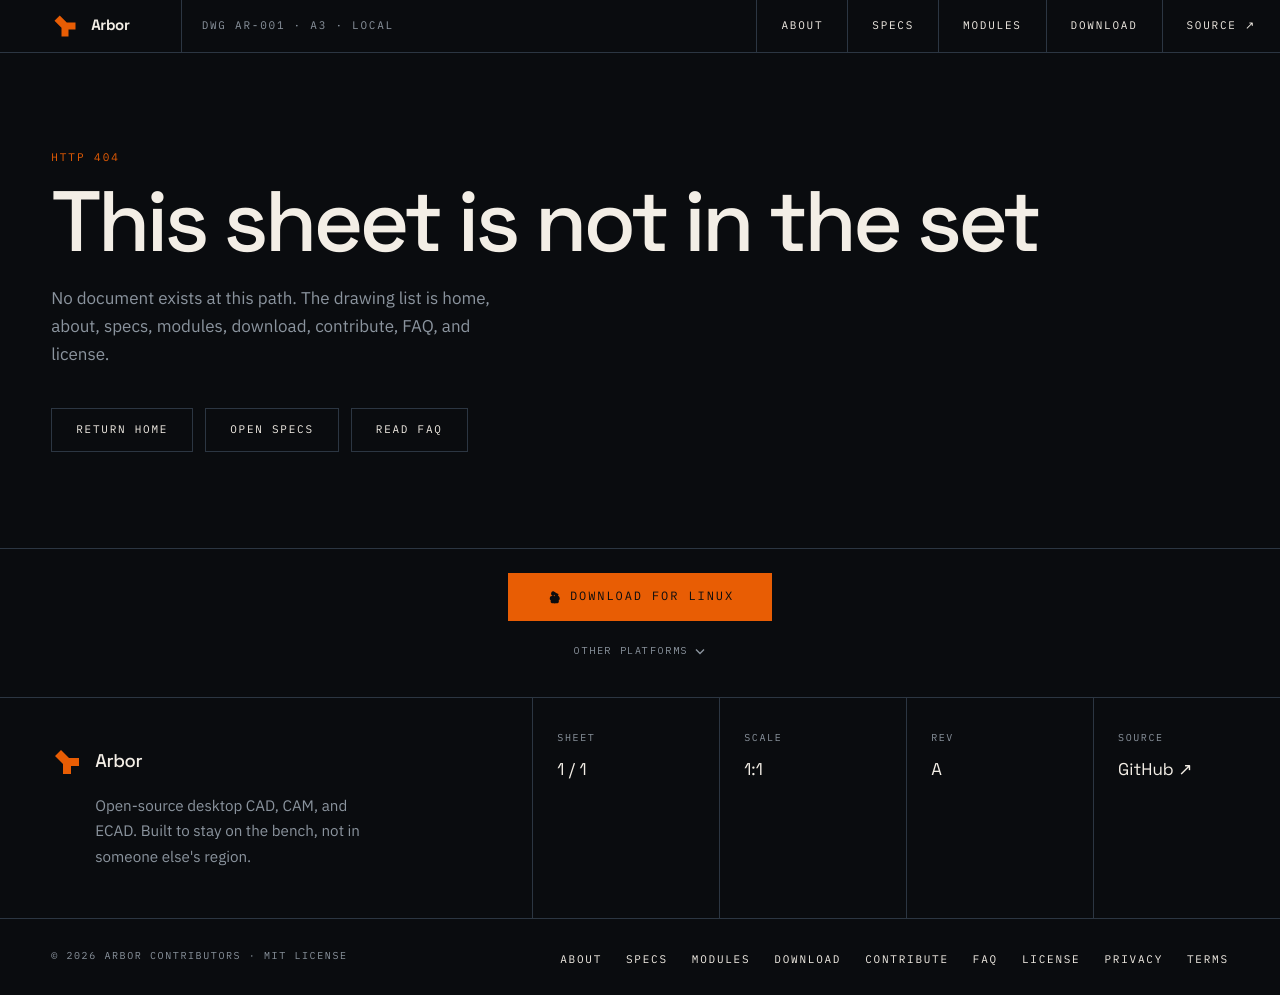
<file: 404/index.html>
<!DOCTYPE html><html lang="en" class="space_grotesk_a5d6589-module__4yp5ca__variable ibm_plex_sans_4d51713-module__1B70oG__variable ibm_plex_mono_6f540f3d-module__qVhoCW__variable h-full"><head><meta charSet="utf-8"/><meta name="viewport" content="width=device-width, initial-scale=1"/><link rel="stylesheet" href="/_next/static/chunks/1h094hydu4tsb.css" data-precedence="next"/><link rel="preload" as="script" fetchPriority="low" href="/_next/static/chunks/310vm2bl3xxpt.js"/><script src="/_next/static/chunks/19mx3mg6lkumu.js" async=""></script><script src="/_next/static/chunks/1p7li1wqvkk1y.js" async=""></script><script src="/_next/static/chunks/344n2zhqbh4pn.js" async=""></script><script src="/_next/static/chunks/turbopack-2m33ne6tca48e.js" async=""></script><script src="/_next/static/chunks/3fntmmi971322.js" async=""></script><script src="/_next/static/chunks/2t-ct70y0w6h1.js" async=""></script><meta name="robots" content="noindex"/><title>Sheet not found — Arbor</title><meta name="description" content="No page exists at this path on the Arbor site. Return home, or open specs, modules, or download."/><meta name="application-name" content="Arbor"/><meta name="author" content="Arbor Contributors"/><meta name="keywords" content="CAD,CAM,ECAD,OpenCASCADE,local-first,parametric modeling,Gerber,open source CAD"/><meta name="creator" content="Arbor Contributors"/><meta name="publisher" content="Arbor Contributors"/><meta name="robots" content="noindex, follow"/><meta name="category" content="CAD"/><link rel="canonical" href="https://arbor-cae.github.io/404.html"/><meta name="google-site-verification" content="_jv1ortqoo-qGdnsLPO1WUezP-NAAabIfEEEXI_-hUo"/><meta name="google-site-verification" content="GGYs_DeEPOpFRg5tGALcPWca2tFZg6pn1_dV42sA9bI"/><meta property="og:title" content="Sheet not found — Arbor"/><meta property="og:description" content="No page exists at this path on the Arbor site. Return home, or open specs, modules, or download."/><meta property="og:url" content="https://arbor-cae.github.io/404.html"/><meta property="og:site_name" content="Arbor"/><meta property="og:locale" content="en_US"/><meta property="og:image" content="https://arbor-cae.github.io/og.png"/><meta property="og:image:width" content="1200"/><meta property="og:image:height" content="630"/><meta property="og:image:alt" content="Arbor — parametric CAD, native ECAD, zero cloud"/><meta property="og:type" content="website"/><meta name="twitter:card" content="summary_large_image"/><meta name="twitter:title" content="Sheet not found — Arbor"/><meta name="twitter:description" content="No page exists at this path on the Arbor site. Return home, or open specs, modules, or download."/><meta name="twitter:image" content="https://arbor-cae.github.io/og.png"/><link rel="shortcut icon" href="/icon.svg"/><link rel="icon" href="/favicon.ico?favicon.2vob68tjqpejf.ico" sizes="256x256" type="image/x-icon"/><link rel="icon" href="/icon.svg" type="image/svg+xml"/><link rel="apple-touch-icon" href="/apple-touch-icon.png"/><meta name="next-size-adjust" content=""/><script src="/_next/static/chunks/0cz1d0mv5g_q7.js" noModule=""></script></head><body class="min-h-full bg-ink text-paper font-sans antialiased"><div hidden=""><!--$--><!--/$--></div><script type="application/ld+json">{"@context":"https://schema.org","@graph":[{"@type":"WebSite","@id":"https://arbor-cae.github.io/#website","url":"https://arbor-cae.github.io/","name":"Arbor","description":"Open-source local-first desktop CAD, CAM, and ECAD. OpenCASCADE solids, SQLite versioning, Gerber out.","inLanguage":"en-US","publisher":{"@id":"https://arbor-cae.github.io/#org"}},{"@type":"Organization","@id":"https://arbor-cae.github.io/#org","name":"Arbor Contributors","url":"https://arbor-cae.github.io/","logo":{"@type":"ImageObject","url":"https://arbor-cae.github.io/icon.svg"},"sameAs":["https://github.com/Eerielettuce3717/arbor-cae"],"email":"varun.m.ganti@gmail.com"},{"@type":"SoftwareApplication","@id":"https://arbor-cae.github.io/#app","name":"Arbor","applicationCategory":"DesignApplication","applicationSubCategory":"CAD","operatingSystem":"macOS, Windows, Linux","license":"https://opensource.org/licenses/MIT","url":"https://arbor-cae.github.io/","image":"https://arbor-cae.github.io/og.png","offers":{"@type":"Offer","price":"0","priceCurrency":"USD"},"author":{"@id":"https://arbor-cae.github.io/#org"},"codeRepository":"https://github.com/Eerielettuce3717/arbor-cae","downloadUrl":"https://arbor-cae.github.io/download/"},{"@type":["LocalBusiness","ProfessionalService"],"@id":"https://arbor-cae.github.io/#business","name":"Arbor","url":"https://arbor-cae.github.io/","image":"https://arbor-cae.github.io/og.png","logo":"https://arbor-cae.github.io/icon.svg","priceRange":"Free","currenciesAccepted":"USD","paymentAccepted":"None — MIT licensed software","areaServed":{"@type":"Place","name":"Worldwide"},"address":{"@type":"PostalAddress","addressRegion":"CA","addressCountry":"US"},"parentOrganization":{"@id":"https://arbor-cae.github.io/#org"},"sameAs":["https://github.com/Eerielettuce3717/arbor-cae"]}]}</script><div class="sheet-grid min-h-full"><a href="#main" class="skip-link">Skip to content</a><header class="sticky top-0 z-40 border-b border-rule bg-ink"><div class="mx-auto flex max-w-sheet items-stretch"><a href="/" class="inline-flex items-center gap-3 min-h-11 items-center border-r border-rule px-[var(--gutter)] py-3 hover:text-signal"><svg class="h-7 w-7 shrink-0" viewBox="0 0 32 32" aria-hidden="true" fill="none"><rect width="32" height="32" fill="#0A0C0F"></rect><path fill="#E85D04" d="M20 12h8v8h-8v8h-8V18L4 10l6-6 8 8h2z"></path></svg><span class="font-display text-[15px] font-bold tracking-tight text-paper">Arbor</span></a><p class="hidden flex-1 items-center px-5 font-mono text-[11px] uppercase tracking-[0.16em] text-mute md:flex">DWG AR-001 · A3 · LOCAL</p><nav aria-label="Main" class="ml-auto hidden items-stretch md:flex"><a href="/about/" class="flex min-h-11 items-center border-l border-rule px-6 font-mono text-[11px] uppercase tracking-[0.16em] text-paper transition-colors hover:bg-panel hover:text-signal">About</a><a href="/specs/" class="flex min-h-11 items-center border-l border-rule px-6 font-mono text-[11px] uppercase tracking-[0.16em] text-paper transition-colors hover:bg-panel hover:text-signal">Specs</a><a href="/modules/" class="flex min-h-11 items-center border-l border-rule px-6 font-mono text-[11px] uppercase tracking-[0.16em] text-paper transition-colors hover:bg-panel hover:text-signal">Modules</a><a href="/download/" class="flex min-h-11 items-center border-l border-rule px-6 font-mono text-[11px] uppercase tracking-[0.16em] text-paper transition-colors hover:bg-panel hover:text-signal">Download</a><a href="https://github.com/Eerielettuce3717/arbor-cae" target="_blank" rel="noreferrer" class="flex min-h-11 items-center border-l border-rule px-6 font-mono text-[11px] uppercase tracking-[0.16em] text-paper transition-colors hover:bg-panel hover:text-signal">Source ↗</a></nav><button type="button" class="ml-auto flex min-h-11 min-w-11 items-center justify-center border-l border-rule px-4 md:hidden" aria-expanded="false" aria-controls="mobile-nav"><span class="sr-only">Open menu</span><span aria-hidden="true" class="font-mono text-xs tracking-[0.14em] text-paper">MENU</span></button></div></header><main id="main"><header class="border-b border-rule bg-ink"><div class="mx-auto max-w-sheet px-[var(--gutter)] py-16 sm:py-24"><p class="font-mono text-[11px] uppercase tracking-[0.18em] text-signal">HTTP 404</p><h1 class="mt-4 font-display text-h2 text-paper sm:text-display">This sheet is not in the set</h1><p class="mt-6 max-w-[46ch] text-body text-mute">No document exists at this path. The drawing list is home, about, specs, modules, download, contribute, FAQ, and license.</p><div class="mt-10 flex flex-wrap gap-3"><a href="/" class="inline-flex min-h-11 items-center border border-rule px-6 font-mono text-[11px] uppercase tracking-[0.16em] text-paper hover:border-paper">Return home</a><a href="/specs/" class="inline-flex min-h-11 items-center border border-rule px-6 font-mono text-[11px] uppercase tracking-[0.16em] text-paper hover:border-paper">Open specs</a><a href="/faq/" class="inline-flex min-h-11 items-center border border-rule px-6 font-mono text-[11px] uppercase tracking-[0.16em] text-paper hover:border-paper">Read FAQ</a></div></div></header></main><footer class="bg-ink"><div class="relative z-30 flex justify-center border-b border-rule bg-ink px-[var(--gutter)] py-5 sm:py-6"><div class="relative flex flex-col items-center gap-2"><a href="https://github.com/Eerielettuce3717/arbor-cae/releases/tag/v0.1.0-pre.3" class="inline-flex min-h-12 min-w-[16.5rem] items-center justify-center gap-2.5 bg-signal px-8 font-mono text-[12px] uppercase tracking-[0.16em] text-ink hover:bg-paper"><svg viewBox="0 0 16 16" class="h-3.5 w-3.5" aria-hidden="true" fill="none"><rect x="2.5" y="3.5" width="11" height="9" stroke="currentColor" stroke-width="1.3"></rect><path d="M2.5 6.5h11" stroke="currentColor" stroke-width="1.3"></path></svg>Pre-release</a><button type="button" aria-expanded="false" aria-controls="_R_qlubtb_" class="inline-flex min-h-11 items-center gap-1.5 font-mono text-[10px] uppercase tracking-[0.16em] text-mute hover:text-paper">Other platforms<svg viewBox="0 0 12 12" class="h-3 w-3 " aria-hidden="true" fill="none"><path d="M2 4.5 L6 8.5 L10 4.5" stroke="currentColor" stroke-width="1.4" stroke-linejoin="miter"></path></svg></button></div></div><div class="mx-auto grid max-w-sheet lg:grid-cols-12"><div class="flex items-start gap-3 border-b border-rule px-[var(--gutter)] py-10 lg:col-span-5 lg:border-b-0 lg:border-r lg:py-12"><div><a href="/" class="inline-flex items-center gap-3 "><svg class="h-8 w-8 shrink-0" viewBox="0 0 32 32" aria-hidden="true" fill="none"><rect width="32" height="32" fill="#0A0C0F"></rect><path fill="#E85D04" d="M20 12h8v8h-8v8h-8V18L4 10l6-6 8 8h2z"></path></svg><span class="font-display text-[1.15rem] font-medium tracking-[-0.02em] text-paper">Arbor</span></a><p class="mt-2 max-w-[34ch] pl-11 text-[0.95rem] text-mute">Open-source desktop CAD, CAM, and ECAD. Built to stay on the bench, not in someone else&#x27;s region.</p></div></div><div class="grid grid-cols-2 gap-px bg-rule sm:grid-cols-4 lg:col-span-7"><div class="bg-ink px-[var(--gutter)] py-8 sm:px-6"><p class="font-mono text-[10px] uppercase tracking-[0.16em] text-mute">Sheet</p><p class="mt-2 font-display text-paper">1 / 1</p></div><div class="bg-ink px-[var(--gutter)] py-8 sm:px-6"><p class="font-mono text-[10px] uppercase tracking-[0.16em] text-mute">Scale</p><p class="mt-2 font-display text-paper">1:1</p></div><div class="bg-ink px-[var(--gutter)] py-8 sm:px-6"><p class="font-mono text-[10px] uppercase tracking-[0.16em] text-mute">Rev</p><p class="mt-2 font-display text-paper">A</p></div><a href="https://github.com/Eerielettuce3717/arbor-cae" target="_blank" rel="noreferrer" class="bg-ink px-[var(--gutter)] py-8 hover:bg-panel sm:px-6"><p class="font-mono text-[10px] uppercase tracking-[0.16em] text-mute">Source</p><p class="mt-2 font-display text-paper">GitHub ↗</p></a></div></div><nav aria-label="Site" class="border-t border-rule"><div class="mx-auto flex max-w-sheet flex-col gap-4 px-[var(--gutter)] py-6 sm:flex-row sm:items-center sm:justify-between"><p class="font-mono text-[10px] uppercase tracking-[0.16em] text-mute">© 2026 Arbor Contributors · MIT License</p><ul class="flex flex-wrap items-center gap-x-6 gap-y-2"><li><a href="/about/" class="font-mono text-[11px] uppercase tracking-[0.16em] text-paper hover:text-signal">About</a></li><li><a href="/specs/" class="font-mono text-[11px] uppercase tracking-[0.16em] text-paper hover:text-signal">Specs</a></li><li><a href="/modules/" class="font-mono text-[11px] uppercase tracking-[0.16em] text-paper hover:text-signal">Modules</a></li><li><a href="/download/" class="font-mono text-[11px] uppercase tracking-[0.16em] text-paper hover:text-signal">Download</a></li><li><a href="/contribute/" class="font-mono text-[11px] uppercase tracking-[0.16em] text-paper hover:text-signal">Contribute</a></li><li><a href="/faq/" class="font-mono text-[11px] uppercase tracking-[0.16em] text-paper hover:text-signal">FAQ</a></li><li><a href="/license/" class="font-mono text-[11px] uppercase tracking-[0.16em] text-paper hover:text-signal">License</a></li><li><a href="/privacy-policy/" class="font-mono text-[11px] uppercase tracking-[0.16em] text-paper hover:text-signal">Privacy</a></li><li><a href="/terms-of-service/" class="font-mono text-[11px] uppercase tracking-[0.16em] text-paper hover:text-signal">Terms</a></li></ul></div></nav></footer></div><!--$--><!--/$--><script src="/_next/static/chunks/310vm2bl3xxpt.js" id="_R_" async=""></script><script>(self.__next_f=self.__next_f||[]).push([0])</script><script>self.__next_f.push([1,"1:\"$Sreact.fragment\"\n3:I[39756,[\"/_next/static/chunks/3fntmmi971322.js\"],\"default\"]\n4:I[37457,[\"/_next/static/chunks/3fntmmi971322.js\"],\"default\"]\n5:I[52255,[\"/_next/static/chunks/3fntmmi971322.js\",\"/_next/static/chunks/2t-ct70y0w6h1.js\"],\"NativeLinkProvider\"]\n6:I[9616,[\"/_next/static/chunks/3fntmmi971322.js\",\"/_next/static/chunks/2t-ct70y0w6h1.js\"],\"SiteHeader\"]\n7:I[39933,[\"/_next/static/chunks/3fntmmi971322.js\",\"/_next/static/chunks/2t-ct70y0w6h1.js\"],\"ForceReloadLinks\"]\n8:I[52255,[\"/_next/static/chunks/3fntmmi971322.js\",\"/_next/static/chunks/2t-ct70y0w6h1.js\"],\"AppLink\"]\n10:I[68027,[\"/_next/static/chunks/3fntmmi971322.js\"],\"default\",1]\n:HL[\"/_next/static/chunks/1h094hydu4tsb.css\",\"style\"]\n2:T712,{\"@context\":\"https://schema.org\",\"@graph\":[{\"@type\":\"WebSite\",\"@id\":\"https://arbor-cae.github.io/#website\",\"url\":\"https://arbor-cae.github.io/\",\"name\":\"Arbor\",\"description\":\"Open-source local-first desktop CAD, CAM, and ECAD. OpenCASCADE solids, SQLite versioning, Gerber out.\",\"inLanguage\":\"en-US\",\"publisher\":{\"@id\":\"https://arbor-cae.github.io/#org\"}},{\"@type\":\"Organization\",\"@id\":\"https://arbor-cae.github.io/#org\",\"name\":\"Arbor Contributors\",\"url\":\"https://arbor-cae.github.io/\",\"logo\":{\"@type\":\"ImageObject\",\"url\":\"https://arbor-cae.github.io/icon.svg\"},\"sameAs\":[\"https://github.com/Eerielettuce3717/arbor-cae\"],\"email\":\"varun.m.ganti@gmail.com\"},{\"@type\":\"SoftwareApplication\",\"@id\":\"https://arbor-cae.github.io/#app\",\"name\":\"Arbor\",\"applicationCategory\":\"DesignApplication\",\"applicationSubCategory\":\"CAD\",\"operatingSystem\":\"macOS, Windows, Linux\",\"license\":\"https://opensource.org/licenses/MIT\",\"url\":\"https://arbor-cae.github.io/\",\"image\":\"https://arbor-cae.github.io/og.png\",\"offers\":{\"@type\":\"Offer\",\"price\":\"0\",\"priceCurrency\":\"USD\"},\"author\":{\"@id\":\"https://arbor-cae.github.io/#org\"},\"codeRepository\":\"https://github.com/Eerielettuce3717/arbor-cae\",\"downloadUrl\":\"https://arbor-cae.github.io/download/\"},{\"@type\":[\"LocalBusiness\",\"ProfessionalService\"],\"@id\":\"https://arbor-cae.github.io/#business\",\"name\":\"Arbor\",\"url\":\"https://arbor-cae.github.io/\",\"image\":\"https://arbor-cae.github.io/og.png\",\"logo\":\"https://arbor-cae.github.io/icon.svg\",\"priceRange\":\"Free\",\"currenciesAccepted\":\"USD\",\"paymentAccepted\":\"None — MIT licensed software\",\"areaServed\":{\"@type\":\"Place\",\"name\":\"Worldwide\"},\"address\":{\"@type\":\"PostalAddress\",\"addressRegion\":\"CA\",\"addressCountry\":\"US\"},\"parentOrganization\":{\"@id\":\"https://arbor-cae.github.io/#org\"},\"sameAs\":[\"https://github.com/Eerielettuce3717/arbor-cae\"]}]}e:X\n0:{\"P\":null,\"c\":[\"\",\"_not-found\",\"\"],\"q\":\"\",\"i\":false,\"f\":[[[\"\",{\"children\":[\"/_not-found\",{\"children\":[\"__PAGE__\",{},\"$undefined\",\"$undefined\",4608]},\"$undefined\",\"$undefined\",4608]},\"$undefined\",\"$undefined\",4624],[[\"$\",\"$1\",\"c\",{\"children\":[[[\"$\",\"link\",\"0\",{\"rel\":\"stylesheet\",\"href\":\"/_next/static/chunks/1h094hydu4tsb.css\",\"precedence\":\"next\",\"crossOrigin\":\"$undefined\",\"nonce\":\"$undefined\"}],[\"$\",\"script\",\"script-0\",{\"src\":\"/_next/static/chunks/3fntmmi971322.js\",\"async\":true,\"nonce\":\"$undefined\"}]],[\"$\",\"html\",null,{\"lang\":\"en\",\"className\":\"space_grotesk_a5d6589-module__4yp5ca__variable ibm_plex_sans_4d51713-module__1B70oG__variable ibm_plex_mono_6f540f3d-module__qVhoCW__variable h-full\",\"children\":[\"$\",\"body\",null,{\"className\":\"min-h-full bg-ink text-paper font-sans antialiased\",\"children\":[[\"$\",\"script\",null,{\"type\":\"application/ld+json\",\"dangerouslySetInnerHTML\":{\"__html\":\"$2\"}}],[\"$\",\"$L3\",null,{\"parallelRouterKey\":\"children\",\"error\":\"$undefined\",\"errorStyles\":\"$undefined\",\"errorScripts\":\"$undefined\",\"template\":[\"$\",\"$L4\",null,{}],\"templateStyles\":\"$undefined\",\"templateScripts\":\"$undefined\",\"notFound\":[[\"$\",\"$L5\",null,{\"native\":true,\"children\":[\"$\",\"div\",null,{\"className\":\"sheet-grid min-h-full\",\"children\":[[\"$\",\"a\",null,{\"href\":\"#main\",\"className\":\"skip-link\",\"children\":\"Skip to content\"}],[\"$\",\"$L6\",null,{}],null,[[\"$\",\"$L7\",null,{}],[\"$\",\"main\",null,{\"id\":\"main\",\"children\":[\"$\",\"header\",null,{\"className\":\"border-b border-rule bg-ink\",\"children\":[\"$\",\"div\",null,{\"className\":\"mx-auto max-w-sheet px-[var(--gutter)] py-16 sm:py-24\",\"children\":[[\"$\",\"p\",null,{\"className\":\"font-mono text-[11px] uppercase tracking-[0.18em] text-signal\",\"children\":\"HTTP 404\"}],[\"$\",\"h1\",null,{\"className\":\"mt-4 font-display text-h2 text-paper sm:text-display\",\"children\":\"This sheet is not in the set\"}],[\"$\",\"p\",null,{\"className\":\"mt-6 max-w-[46ch] text-body text-mute\",\"children\":\"No document exists at this path. The drawing list is home, about, specs, modules, download, contribute, FAQ, and license.\"}],[\"$\",\"div\",null,{\"className\":\"mt-10 flex flex-wrap gap-3\",\"children\":[[\"$\",\"$L8\",null,{\"href\":\"/\",\"className\":\"inline-flex min-h-11 items-center border border-rule px-6 font-mono text-[11px] uppercase tracking-[0.16em] text-paper hover:border-paper\",\"children\":\"Return home\"}],\"$L9\",\"$La\"]}]]}]}]}]],\"$Lb\"]}]}],[]],\"forbidden\":\"$undefined\",\"unauthorized\":\"$undefined\"}]]}]}]]}],{\"children\":[\"$Lc\",{\"children\":[\"$Ld\",{},null,false,null]},null,false,\"$e\"]},null,false,null],\"$Lf\",false]],\"m\":\"$undefined\",\"G\":[\"$10\",[\"$L11\"]],\"S\":true,\"h\":null,\"r\":\"$undefined\",\"s\":\"$undefined\",\"a\":\"$undefined\",\"l\":\"$undefined\",\"p\":\"$undefined\",\"d\":\"$undefined\",\"b\":\"U22e6JMv6ZFKFQ46NjlO5\"}\n12:I[56332,[\"/_next/static/chunks/3fntmmi971322.js\",\"/_next/static/chunks/2t-ct70y0w6h1.js\"],\"DownloadStrip\"]\n18:I[97367,[\"/_next/static/chunks/3fntmmi971322.js\"],\"ViewportBoundary\"]\n1a:I[97367,[\"/_next/static/chunks/3fntmmi971322.js\"],\"MetadataBoundary\"]\n1b:\"$Sreact.suspense\"\n9:[\"$\",\"$L8\",null,{\"href\":\"/specs/\",\"className\":\"inline-flex min-h-11 items-center border border-rule px-6 font-mono text-[11px] uppercase tracking-[0.16em] text-paper hover:border-paper\",\"children\":\"Open specs\"}]\na:[\"$\",\"$L8\",null,{\"href\":\"/faq/\",\"className\":\"inline-flex min-h-11 items-center border border-rule px-6 font-mono text-[11px] uppercase tracking-[0.16em] text-paper hover:border-paper\",\"children\":\"Read FAQ\"}]\nb:[\"$\",\"footer\",null,{\"className\":\"bg-ink\",\"children\":[[\"$\",\"$L12\",null,{}],[\"$\",\"div\",null,{\"className\":\"mx-auto grid max-w-sheet lg:grid-cols-12\",\"children\":[[\"$\",\"div\",null,{\"className\":\"flex items-start gap-3 border-b border-rule px-[var(--gutter)] py-10 lg:col-span-5 lg:border-b-0 lg:border-r lg:py-12\",\"children\":[\"$\",\"div\",null,{\"children\":[[\"$\",\"$L8\",null,{\"href\":\"/\",\"className\":\"inline-flex items-center gap-3 \",\"children\":[[\"$\",\"svg\",null,{\"className\":\"h-8 w-8 shrink-0\",\"viewBox\":\"0 0 32 32\",\"role\":\"$undefined\",\"aria-hidden\":true,\"aria-label\":\"$undefined\",\"fill\":\"none\",\"children\":[[\"$\",\"rect\",null,{\"width\":\"32\",\"height\":\"32\",\"fill\":\"#0A0C0F\"}],[\"$\",\"path\",null,{\"fill\":\"#E85D04\",\"d\":\"M20 12h8v8h-8v8h-8V18L4 10l6-6 8 8h2z\"}]]}],[\"$\",\"span\",null,{\"className\":\"font-display text-[1.15rem] font-medium tracking-[-0.02em] text-paper\",\"children\":\"Arbor\"}]]}],[\"$\",\"p\",null,{\"className\":\"mt-2 max-w-[34ch] pl-11 text-[0.95rem] text-mute\",\"children\":\"Open-source desktop CAD, CAM, and ECAD. Built to stay on the bench, not in someone else's region.\"}]]}]}],[\"$\",\"div\",null,{\"className\":\"grid grid-cols-2 gap-px bg-rule sm:grid-cols-4 lg:col-span-7\",\"children\":[[\"$\",\"div\",null,{\"className\":\"bg-ink px-[var(--gutter)] py-8 sm:px-6\",\"children\":[[\"$\",\"p\",null,{\"className\":\"font-mono text-[10px] uppercase tracking-[0.16em] text-mute\",\"children\":\"Sheet\"}],[\"$\",\"p\",null,{\"className\":\"mt-2 font-display text-paper\",\"children\":\"1 / 1\"}]]}],[\"$\",\"div\",null,{\"className\":\"bg-ink px-[var(--gutter)] py-8 sm:px-6\",\"children\":[[\"$\",\"p\",null,{\"className\":\"font-mono text-[10px] uppercase tracking-[0.16em] text-mute\",\"children\":\"Scale\"}],[\"$\",\"p\",null,{\"className\":\"mt-2 font-display text-paper\",\"children\":\"1:1\"}]]}],[\"$\",\"div\",null,{\"className\":\"bg-ink px-[var(--gutter)] py-8 sm:px-6\",\"children\":[[\"$\",\"p\",null,{\"className\":\"font-mono text-[10px] uppercase tracking-[0.16em] text-mute\",\"children\":\"Rev\"}],[\"$\",\"p\",null,{\"className\":\"mt-2 font-display text-paper\",\"children\":\"A\"}]]}],[\"$\",\"a\",null,{\"href\":\"https://github.com/Eerielettuce3717/arbor-cae\",\"target\":\"_blank\",\"rel\":\"noreferrer\",\"className\":\"bg-ink px-[var(--gutter)] py-8 hover:bg-panel sm:px-6\",\"children\":[[\"$\",\"p\",null,{\"className\":\"font-mono text-[10px] uppercase tracking-[0.16em] text-mute\",\"children\":\"Source\"}],[\"$\",\"p\",null,{\"className\":\"mt-2 font-display text-paper\",\"children\":\"GitHub ↗\"}]]}]]}]]}],[\"$\",\"nav\",null,{\"aria-label\":\"Site\",\"className\":\"border-t border-rule\",\"children\":[\"$\",\"div\",null,{\"className\":\"mx-auto flex max-w-sheet flex-col gap-4 px-[var(--gutter)] py-6 sm:flex-row sm:items-center sm:justify-between\",\"children\":[[\"$\",\"p\",null,{\"className\":\"font-mono text-[10px] uppercase tracking-[0.16em] text-mute\",\"children\":\"© 2026 Arbor Contributors · MIT License\"}],[\"$\",\"ul\",null,{\"className\":\"flex flex-wrap items-center gap-x-6 gap-y-2\",\"children\":[[\"$\",\"li\",\"/about/\",{\"children\":[\"$\",\"$L8\",null,{\"href\":\"/about/\",\"className\":\"font-mono text-[11px] uppercase tracking-[0.16em] text-paper hover:text-signal\",\"children\":\"About\"}]}],[\"$\",\"li\",\"/specs/\",{\"children\":[\"$\",\"$L8\",null,{\"href\":\"/specs/\",\"className\":\"font-mono text-[11px] uppercase tracking-[0.16em] text-paper hover:text-signal\",\"children\":\"Specs\"}]}],[\"$\",\"li\",\"/modules/\",{\"children\":[\"$\",\"$L8\",null,{\"href\":\"/modules/\",\"className\":\"font-mono text-[11px] uppercase tracking-[0.16em] text-paper hover:text-signal\",\"children\":\"Modules\"}]}],[\"$\",\"li\",\"/download/\",{\"children\":[\"$\",\"$L8\",null,{\"href\":\"/download/\",\"className\":\"font-mono text-[11px] uppercase tracking-[0.16em] text-paper hover:text-signal\",\"children\":\"Download\"}]}],[\"$\",\"li\",\"/contribute/\",{\"children\":[\"$\",\"$L8\",null,{\"href\":\"/contribute/\",\"className\":\"font-mono text-[11px] uppercase tracking-[0.16em] text-paper hover:text-signal\",\"children\":\"Contribute\"}]}],[\"$\",\"li\",\"/faq/\",{\"children\":[\"$\",\"$L8\",null,{\"href\":\"/faq/\",\"className\":\"font-mono text-[11px] uppercase tracking-[0.16em] text-paper hover:text-signal\",\"children\":\"FAQ\"}]}],[\"$\",\"li\",\"/license/\",{\"children\":[\"$\",\"$L8\",null,{\"href\":\"/license/\",\"className\":\"font-mono text-[11px] uppercase tracking-[0.16em] text-paper hover:text-signal\",\"children\":\"License\"}]}],[\"$\",\"li\",\"/privacy-policy/\",{\"children\":[\"$\",\"$L8\",null,{\"href\":\"/privacy-policy/\",\"className\":\"font-mono text-[11px] uppercase tracking-[0.16em] text-paper hover:text-signal\",\"children\":\"Privacy\"}]}],\"$L13\"]}]]}]}]]}]\nc:[\"$\",\"$1\",\"c\",{\"children\":[null,[\"$\",\"$L3\",null,{\"parallelRouterKey\":\"children\",\"error\":\"$undefined\",\"errorStyles\":\"$undefined\",\"errorScripts\":\"$undefined\",\"template\":[\"$\",\"$L4\",null,{}],\"templateStyles\":\"$undefined\",\"templateScripts\":\"$undefined\",\"notFound\":\"$undefined\",\"forbidden\":\"$undefined\",\"unauthorized\":\"$undefined\"}]]}]\nd:[\"$\",\"$1\",\"c\",{\"children\":[[\"$\",\"$L5\",null,{\"native\":true,\"children\":[\"$\",\"div\",null,{\"className\":\"sheet-grid min-h-full\",\"children\":[[\"$\",\"a\",null,{\"href\":\"#main\",\"className\":\"skip-link\",\"children\":\"Skip to content\"}],[\"$\",\"$L6\",null,{}],null,[[\"$\",\"$L7\",null,{}],[\"$\",\"main\",null,{\"id\":\"main\",\"children\":[\"$\",\"header\",null,{\"className\":\"border-b border-rule bg-ink\",\"children\":[\"$\",\"div\",null,{\"className\":\"mx-auto max-w-sheet px-[var(--gutter)] py-16 sm:py-24\",\"children\":[[\"$\",\"p\",null,{\"className\":\"font-mono text-[11px] uppercase tracking-[0.18em] text-signal\",\"children\":\"HTTP 404\"}],[\"$\",\"h1\",null,{\"className\":\"mt-4 font-display text-h2 text-paper sm:text-display\",\"children\":\"This sheet is not in the set\"}],[\"$\",\"p\",null,{\"className\":\"mt-6 max-w-[46ch] text-body text-mute\",\"children\":\"No document exists at this path. The drawing list is home, about, specs, modules, download, contribute, FAQ, and license.\"}],[\"$\",\"div\",null,{\"className\":\"mt-10 flex flex-wrap gap-3\",\"children\":[[\"$\",\"$L8\",null,{\"href\":\"/\",\"className\":\"inline-flex min-h-11 items-center border border-rule px-6 font-mono text-[11px] uppercase tracking-[0.16em] text-paper hover:border-paper\",\"children\":\"Return home\"}],[\"$\",\"$L8\",null,{\"href\":\"/specs/\",\"className\":\"inline-flex min-h-11 items-center border border-rule px-6 font-mono text-[11px] uppercase tracking-[0.16em] text-paper hover:border-paper\",\"children\":\"Open specs\"}],[\"$\",\"$L8\",null,{\"href\":\"/faq/\",\"className\":\"inline-flex min-h-11 items-center border border-rule px-6 font-mono text-[11px] uppercase tracking-[0.16em] text-paper hover:border-paper\",\"children\":\"Read FAQ\"}]]}]]}]}]}]],[\"$\",\"footer\",null,{\"className\":\"bg-ink\",\"children\":[[\"$\",\"$L12\",null,{}],[\"$\",\"div\",null,{\"className\":\"mx-auto grid max-w-sheet lg:grid-cols-12\",\"children\":[[\"$\",\"div\",null,{\"className\":\"flex items-start gap-3 border-b border-rule px-[var(--gutter)] py-10 lg:col-span-5 lg:border-b-0 lg:border-r lg:py-12\",\"children\":[\"$\",\"div\",null,{\"children\":[[\"$\",\"$L8\",null,{\"href\":\"/\",\"className\":\"inline-flex items-center gap-3 \",\"children\":[[\"$\",\"svg\",null,{\"className\":\"h-8 w-8 shrink-0\",\"viewBox\":\"0 0 32 32\",\"role\":\"$undefined\",\"aria-hidden\":true,\"aria-label\":\"$undefined\",\"fill\":\"none\",\"children\":[[\"$\",\"rect\",null,{\"width\":\"32\",\"height\":\"32\",\"fill\":\"#0A0C0F\"}],[\"$\",\"path\",null,{\"fill\":\"#E85D04\",\"d\":\"M20 12h8v8h-8v8h-8V18L4 10l6-6 8 8h2z\"}]]}],[\"$\",\"span\",null,{\"className\":\"font-display text-[1.15rem] font-medium tracking-[-0.02em] text-paper\",\"children\":\"Arbor\"}]]}],[\"$\",\"p\",null,{\"className\":\"mt-2 max-w-[34ch] pl-11 text-[0.95rem] text-mute\",\"children\":\"Open-source desktop CAD, CAM, and ECAD. Built to stay on the bench, not in someone else's region.\"}]]}]}],[\"$\",\"div\",null,{\"className\":\"grid grid-cols-2 gap-px bg-rule sm:grid-cols-4 lg:col-span-7\",\"children\":[[\"$\",\"div\",null,{\"className\":\"bg-ink px-[var(--gutter)] py-8 sm:px-6\",\"children\":[[\"$\",\"p\",null,{\"className\":\"font-mono text-[10px] uppercase tracking-[0.16em] text-mute\",\"children\":\"Sheet\"}],[\"$\",\"p\",null,{\"className\":\"mt-2 font-display text-paper\",\"children\":\"1 / 1\"}]]}],[\"$\",\"div\",null,{\"className\":\"bg-ink px-[var(--gutter)] py-8 sm:px-6\",\"children\":[[\"$\",\"p\",null,{\"className\":\"font-mono text-[10px] uppercase tracking-[0.16em] text-mute\",\"children\":\"Scale\"}],[\"$\",\"p\",null,{\"className\":\"mt-2 font-display text-paper\",\"children\":\"1:1\"}]]}],[\"$\",\"div\",null,{\"className\":\"bg-ink px-[var(--gutter)] py-8 sm:px-6\",\"children\":[[\"$\",\"p\",null,{\"className\":\"font-mono text-[10px] uppercase tracking-[0.16em] text-mute\",\"children\":\"Rev\"}],[\"$\",\"p\",null,{\"className\":\"mt-2 font-display text-paper\",\"children\":\"A\"}]]}],[\"$\",\"a\",null,{\"href\":\"https://github.com/Eerielettuce3717/arbor-cae\",\"target\":\"_blank\",\"rel\":\"noreferrer\",\"className\":\"bg-ink px-[var(--gutter)] py-8 hover:bg-panel sm:px-6\",\"children\":[[\"$\",\"p\",null,{\"className\":\"font-mono text-[10px] uppercase tracking-[0.16em] text-mute\",\"children\":\"Source\"}],[\"$\",\"p\",null,{\"className\":\"mt-2 font-display text-paper\",\"children\":\"GitHub ↗\"}]]}]]}]]}],[\"$\",\"nav\",null,{\"aria-label\":\"Site\",\"className\":\"border-t border-rule\",\"children\":[\"$\",\"div\",null,{\"className\":\"mx-auto flex max-w-sheet flex-col gap-4 px-[var(--gutter)] py-6 sm:flex-row sm:items-center sm:justify-between\",\"children\":[\"$L14\",\"$L15\"]}]}]]}]]}]}],[\"$L16\"],\"$L17\"]}]\nf:[\"$\",\"$1\",\"h\",{\"children\":[[\"$\",\"meta\",null,{\"name\":\"robots\",\"content\":\"noindex\"}],[\"$\",\"$L18\",null,{\"children\":\"$L19\"}],[\"$\",\"div\",null,{\"hidden\":true,\"children\":[\"$\",\"$L1a\",null,{\"children\":[\"$\",\"$1b\",null,{\"name\":\"Next.Metadata\",\"children\":\"$L1c\"}]}]}],[\"$\",\"meta\",null,{\"name\":\"next-size-adjust\",\"content\":\"\"}]]}]\n11:[\"$\",\"link\",\"0\",{\"rel\":\"stylesheet\",\"href\":\"/_next/static/chunks/1h094hydu4tsb.css\",\"precedence\":\"next\",\"crossOrigin\":\"$undefined\",\"nonce\":\"$undefined\"}]\n1d:I[97367,[\"/_next/static/chunks/3fntmmi971322.js\"],\"OutletBoundary\"]\ne:C\n13:[\"$\",\"li\",\"/terms-of-service/\",{\"children\":[\"$\",\"$L8\",null,{\"href\":\"/terms-of-service/\",\"className\":\"font-mono text-[11px] uppercase tracking-[0.16em] text-paper hover:text-signal\",\"children\":\"Terms\"}]}]\n14:[\"$\",\"p\",null,{\"className\":\"font-mono text-[10px] uppercase tracking-[0.16em] text-mute\",\"children\":\"© 2026 Arbor Contributors · MIT License\"}]\n15:[\"$\",\"ul\",null,{\"className\":\"flex flex-wrap items-center gap-x-6 gap-y-2\",\"children\":[[\"$\",\"li\",\"/about/\",{\"children\":[\"$\",\"$L8\",null,{\"href\":\"/about/\",\"className\":\"font-mono text-[11px] uppercase tracking-[0.16em] text-paper hover:text-signal\",\"children\":\"About\"}]}],[\"$\",\"li\",\"/specs/\",{\"children\":[\"$\",\"$L8\",null,{\"href\":\"/specs/\",\"className\":\"font-mono text-[11px] uppercase tracking-[0.16em] text-paper hover:text-signal\",\"children\":\"Specs\"}]}],[\"$\",\"li\",\"/modules/\",{\"children\":[\"$\",\"$L8\",null,{\"href\":\"/modules/\",\"className\":\"font-mono text-[11px] uppercase tracking-[0.16em] text-paper hover:text-signal\",\"children\":\"Modules\"}]}],[\"$\",\"li\",\"/download/\",{\"children\":[\"$\",\"$L8\",null,{\"href\":\"/download/\",\"className\":\"font-mono text-[11px] uppercase tracking-[0.16em] text-paper hover:text-signal\",\"children\":\"Download\"}]}],[\"$\",\"li\",\"/contribute/\",{\"children\":[\"$\",\"$L8\",null,{\"href\":\"/contribute/\",\"className\":\"font-mono text-[11px] uppercase tracking-[0.16em] text-paper hover:text-signal\",\"children\":\"Contribute\"}]}],[\"$\",\"li\",\"/faq/\",{\"children\":[\"$\",\"$L8\",null,{\"href\":\"/faq/\",\"className\":\"font-mono text-[11px] uppercase tracking-[0.16em] text-paper hover:text-signal\",\"children\":\"FAQ\"}]}],[\"$\",\"li\",\"/license/\",{\"children\":[\"$\",\"$L8\",null,{\"href\":\"/license/\",\"className\":\"font-mono text-[11px] uppercase tracking-[0.16em] text-paper hover:text-signal\",\"children\":\"License\"}]}],[\"$\",\"li\",\"/privacy-policy/\",{\"children\":[\"$\",\"$L8\",null,{\"href\":\"/privacy-policy/\",\"className\":\"font-mono text-[11px] uppercase tracking-[0.16em] text-paper hover:text-signal\",\"children\":\"Privacy\"}]}],[\"$\",\"li\",\"/terms-of-service/\",{\"children\":[\"$\",\"$L8\",null,{\"href\":\"/terms-of-service/\",\"className\":\"font-mono text-[11px] uppercase tracking-[0.16em] text-paper hover:text-signal\",\"children\":\"Terms\"}]}]]}]\n16:[\"$\",\"script\",\"script-0\",{\"src\":\"/_next/static/chunks/2t-ct70y0w6h1.js\",\"async\":true,\"nonce\":\"$undefined\"}]\n17:[\"$\",\"$L1d\",null,{\"children\":[\"$\",\"$1b\",null,{\"name\":\"Next.MetadataOutlet\",\"children\":\"$@1e\"}]}]\n19:[[\"$\",\"meta\",\"0\",{\"charSet\":\"utf-8\"}],[\"$\",\"meta\",\"1\",{\"name\":\"viewport\",\"content\":\"width=device-width, initial-scale=1\"}]]\n1f:I[27201,[\"/_next/static/chunks/3fntmmi971322.js\"],\"IconMark\"]\n1c:[[\"$\",\"title\",\"0\",{\"children\":\"Sheet not found — Arbor\"}],[\"$\",\"meta\",\"1\",{\"name\":\"description\",\"content\":\"No page exists at this path on the Arbor site. Return home, or open specs, modules, or download.\"}],[\"$\",\"meta\",\"2\",{\"name\":\"application-name\",\"content\":\"Arbor\"}],[\"$\",\"meta\",\"3\",{\"name\":\"author\",\"content\":\"Arbor Contributors\"}],[\"$\",\"meta\",\"4\",{\"name\":\"keywords\",\"content\":\"CAD,CAM,ECAD,OpenCASCADE,local-first,parametric modeling,Gerber,open source CAD\"}],[\"$\",\"meta\",\"5\",{\"name\":\"creator\",\"content\":\"Arbor Contributors\"}],[\"$\",\"meta\",\"6\",{\"name\":\"publisher\",\"content\":\"Arbor Contributors\"}],[\"$\",\"meta\",\"7\",{\"name\":\"robots\",\"content\":\"noindex, follow\"}],[\"$\",\"meta\",\"8\",{\"name\":\"category\",\"content\":\"CAD\"}],[\"$\",\"link\",\"9\",{\"rel\":\"canonical\",\"href\":\"https://arbor-cae.github.io/404.html\"}],[\"$\",\"meta\",\"10\",{\"name\":\"google-site-verification\",\"content\":\"_jv1ortqoo-qGdnsLPO1WUezP-NAAabIfEEEXI_-hUo\"}],[\"$\",\"meta\",\"11\",{\"name\":\"google-site-verification\",\"content\":\"GGYs_DeEPOpFRg5tGALcPWca2tFZg6pn1_dV42sA9bI\"}],[\"$\",\"meta\",\"12\",{\"property\":\"og:title\",\"content\":\"Sheet not found — Arbor\"}],[\"$\",\"meta\",\"13\",{\"property\":\"og:description\",\"content\":\"No page exists at this path on the Arbor site. Return home, or open specs, modules, or download.\"}],[\"$\",\"meta\",\"14\",{\"property\":\"og:url\",\"content\":\"https://arbor-cae.github.io/404.html\"}],[\"$\",\"meta\",\"15\",{\"property\":\"og:site_name\",\"content\":\"Arbor\"}],[\"$\",\"meta\",\"16\",{\"property\":\"og:locale\",\"content\":\"en_US\"}],[\"$\",\"meta\",\"17\",{\"property\":\"og:image\",\"content\":\"https://arbor-cae.github.io/og.png\"}],[\"$\",\"meta\",\"18\",{\"property\":\"og:image:width\",\"content\":\"1200\"}],[\"$\",\"meta\",\"19\",{\"property\":\"og:image:height\",\"content\":\"630\"}],[\"$\",\"meta\",\"20\",{\"property\":\"og:image:alt\",\"content\":\"Arbor — parametric CAD, native ECAD, zero cloud\"}],[\"$\",\"meta\",\"21\",{\"property\":\"og:type\",\"content\":\"website\"}],[\"$\",\"meta\",\"22\",{\"name\":\"twitter:card\",\"content\":\"summary_large_image\"}],[\"$\",\"meta\",\"23\",{\"name\":\"twitter:title\",\"content\":\"Sheet not found — Arbor\"}],[\"$\",\"meta\",\"24\",{\"name\":\"twitter:description\",\"content\":\"No page exists at this path on the Arbor site. Return home, or open specs, modules, or download.\"}],[\"$\",\"meta\",\"25\",{\"name\":\"twitter:image\",\"content\":\"https://arbor-cae.github.io/og.png\"}],[\"$\",\"link\",\"26\",{\"rel\":\"shortcut icon\",\"href\":\"/icon.svg\"}],[\"$\",\"link\",\"27\",{\"rel\":\"icon\",\"href\":\"/favicon.ico?favicon.2vob68tjqpejf.ico\",\"sizes\":\"256x256\",\"type\":\"image/x-icon\"}],[\"$\",\"link\",\"28\",{\"rel\":\"icon\",\"href\":\"/icon.svg\",\"type\":\"image/svg+xml\"}],[\"$\",\"link\",\"29\",{\"rel\":\"apple-touch-icon\",\"href\":\"/apple-touch-icon.png\"}],[\"$\",\"$L1f\",\"30\",{}]]\n1e:null\n"])</script></body></html>
</file>
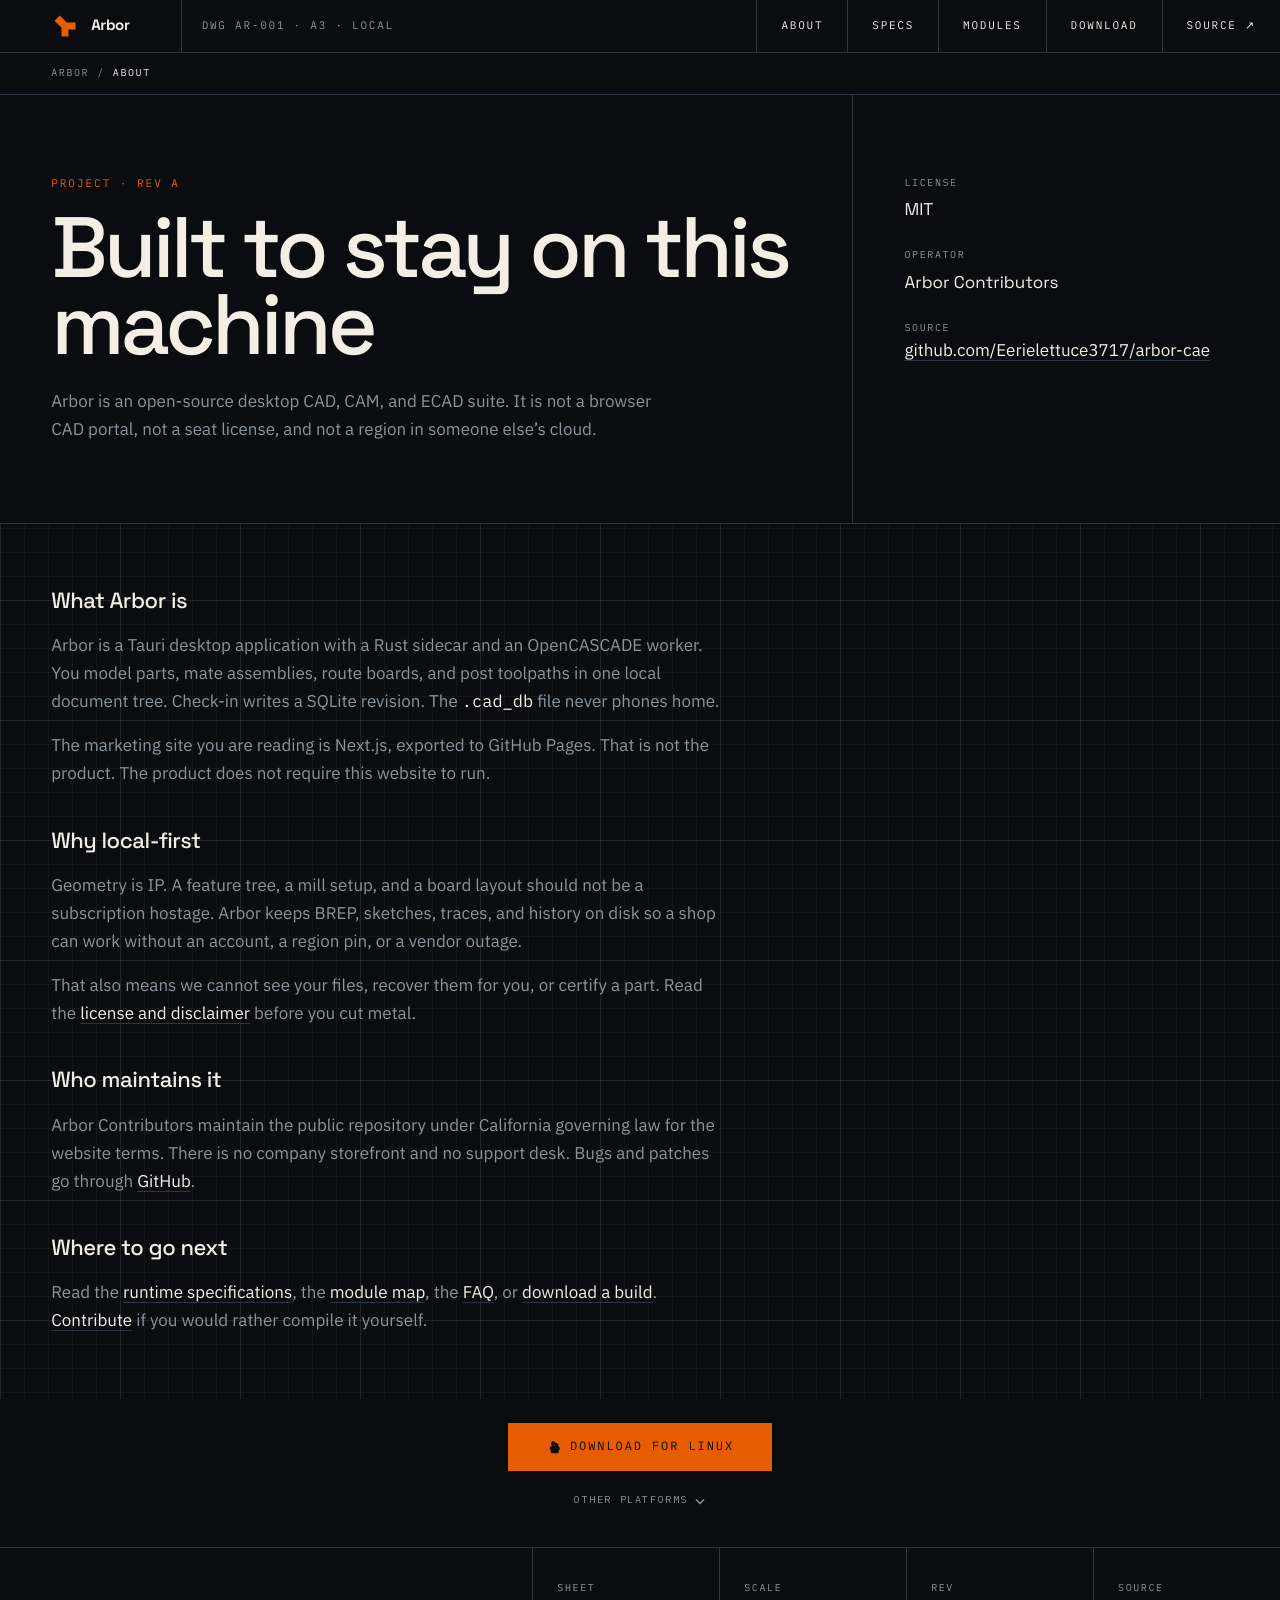
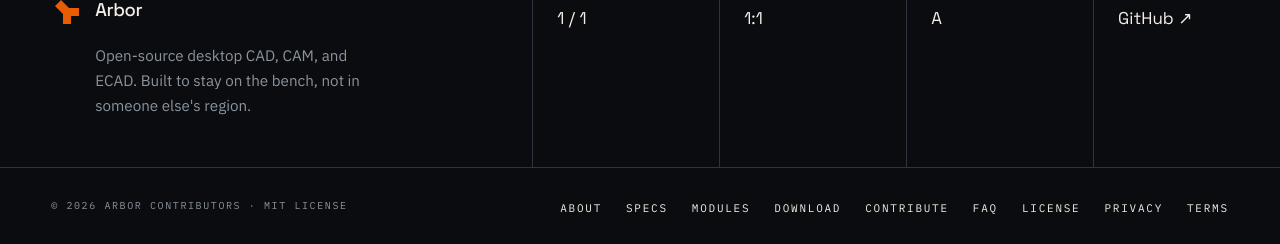
<file: about/index.html>
<!DOCTYPE html><html lang="en" class="space_grotesk_a5d6589-module__4yp5ca__variable ibm_plex_sans_4d51713-module__1B70oG__variable ibm_plex_mono_6f540f3d-module__qVhoCW__variable h-full"><head><meta charSet="utf-8"/><meta name="viewport" content="width=device-width, initial-scale=1"/><link rel="preload" href="/_next/static/media/03fc1b4a8d284b5e-s.p.0wiir8udbzjvx.woff2" as="font" crossorigin="" type="font/woff2"/><link rel="preload" href="/_next/static/media/0c89a48fa5027cee-s.p.2cyn07wtgehh0.woff2" as="font" crossorigin="" type="font/woff2"/><link rel="preload" href="/_next/static/media/99e609270109b47d-s.p.40sczeszzbjw1.woff2" as="font" crossorigin="" type="font/woff2"/><link rel="preload" href="/_next/static/media/effe91970fc4db64-s.p.0oace-s_gkfks.woff2" as="font" crossorigin="" type="font/woff2"/><link rel="stylesheet" href="/_next/static/chunks/1h094hydu4tsb.css" data-precedence="next"/><link rel="preload" as="script" fetchPriority="low" href="/_next/static/chunks/310vm2bl3xxpt.js"/><script src="/_next/static/chunks/19mx3mg6lkumu.js" async=""></script><script src="/_next/static/chunks/1p7li1wqvkk1y.js" async=""></script><script src="/_next/static/chunks/344n2zhqbh4pn.js" async=""></script><script src="/_next/static/chunks/turbopack-2m33ne6tca48e.js" async=""></script><script src="/_next/static/chunks/3fntmmi971322.js" async=""></script><script src="/_next/static/chunks/1m5wsimt2jtmr.js" async=""></script><script src="/_next/static/chunks/2t-ct70y0w6h1.js" async=""></script><title>About Arbor — local-first CAD from the bench</title><meta name="description" content="Why Arbor exists: a local-first CAD, CAM, and ECAD suite that keeps solids, boards, and history on the machine that makes the part."/><meta name="application-name" content="Arbor"/><meta name="author" content="Arbor Contributors"/><meta name="keywords" content="CAD,CAM,ECAD,OpenCASCADE,local-first,parametric modeling,Gerber,open source CAD"/><meta name="creator" content="Arbor Contributors"/><meta name="publisher" content="Arbor Contributors"/><meta name="robots" content="index, follow"/><meta name="category" content="CAD"/><link rel="canonical" href="https://arbor-cae.github.io/about/"/><meta name="google-site-verification" content="_jv1ortqoo-qGdnsLPO1WUezP-NAAabIfEEEXI_-hUo"/><meta name="google-site-verification" content="GGYs_DeEPOpFRg5tGALcPWca2tFZg6pn1_dV42sA9bI"/><meta property="og:title" content="About Arbor — local-first CAD from the bench"/><meta property="og:description" content="Why Arbor exists: a local-first CAD, CAM, and ECAD suite that keeps solids, boards, and history on the machine that makes the part."/><meta property="og:url" content="https://arbor-cae.github.io/about/"/><meta property="og:site_name" content="Arbor"/><meta property="og:locale" content="en_US"/><meta property="og:image" content="https://arbor-cae.github.io/og.png"/><meta property="og:image:width" content="1200"/><meta property="og:image:height" content="630"/><meta property="og:image:alt" content="Arbor — parametric CAD, native ECAD, zero cloud"/><meta property="og:type" content="website"/><meta name="twitter:card" content="summary_large_image"/><meta name="twitter:title" content="About Arbor — local-first CAD from the bench"/><meta name="twitter:description" content="Why Arbor exists: a local-first CAD, CAM, and ECAD suite that keeps solids, boards, and history on the machine that makes the part."/><meta name="twitter:image" content="https://arbor-cae.github.io/og.png"/><link rel="shortcut icon" href="/icon.svg"/><link rel="icon" href="/favicon.ico?favicon.2vob68tjqpejf.ico" sizes="256x256" type="image/x-icon"/><link rel="icon" href="/icon.svg" type="image/svg+xml"/><link rel="apple-touch-icon" href="/apple-touch-icon.png"/><meta name="next-size-adjust" content=""/><script src="/_next/static/chunks/0cz1d0mv5g_q7.js" noModule=""></script></head><body class="min-h-full bg-ink text-paper font-sans antialiased"><div hidden=""><!--$--><!--/$--></div><script type="application/ld+json">{"@context":"https://schema.org","@graph":[{"@type":"WebSite","@id":"https://arbor-cae.github.io/#website","url":"https://arbor-cae.github.io/","name":"Arbor","description":"Open-source local-first desktop CAD, CAM, and ECAD. OpenCASCADE solids, SQLite versioning, Gerber out.","inLanguage":"en-US","publisher":{"@id":"https://arbor-cae.github.io/#org"}},{"@type":"Organization","@id":"https://arbor-cae.github.io/#org","name":"Arbor Contributors","url":"https://arbor-cae.github.io/","logo":{"@type":"ImageObject","url":"https://arbor-cae.github.io/icon.svg"},"sameAs":["https://github.com/Eerielettuce3717/arbor-cae"],"email":"varun.m.ganti@gmail.com"},{"@type":"SoftwareApplication","@id":"https://arbor-cae.github.io/#app","name":"Arbor","applicationCategory":"DesignApplication","applicationSubCategory":"CAD","operatingSystem":"macOS, Windows, Linux","license":"https://opensource.org/licenses/MIT","url":"https://arbor-cae.github.io/","image":"https://arbor-cae.github.io/og.png","offers":{"@type":"Offer","price":"0","priceCurrency":"USD"},"author":{"@id":"https://arbor-cae.github.io/#org"},"codeRepository":"https://github.com/Eerielettuce3717/arbor-cae","downloadUrl":"https://arbor-cae.github.io/download/"},{"@type":["LocalBusiness","ProfessionalService"],"@id":"https://arbor-cae.github.io/#business","name":"Arbor","url":"https://arbor-cae.github.io/","image":"https://arbor-cae.github.io/og.png","logo":"https://arbor-cae.github.io/icon.svg","priceRange":"Free","currenciesAccepted":"USD","paymentAccepted":"None — MIT licensed software","areaServed":{"@type":"Place","name":"Worldwide"},"address":{"@type":"PostalAddress","addressRegion":"CA","addressCountry":"US"},"parentOrganization":{"@id":"https://arbor-cae.github.io/#org"},"sameAs":["https://github.com/Eerielettuce3717/arbor-cae"]}]}</script><div class="sheet-grid min-h-full"><a href="#main" class="skip-link">Skip to content</a><header class="sticky top-0 z-40 border-b border-rule bg-ink"><div class="mx-auto flex max-w-sheet items-stretch"><a class="inline-flex items-center gap-3 min-h-11 items-center border-r border-rule px-[var(--gutter)] py-3 hover:text-signal" href="/"><svg class="h-7 w-7 shrink-0" viewBox="0 0 32 32" aria-hidden="true" fill="none"><rect width="32" height="32" fill="#0A0C0F"></rect><path fill="#E85D04" d="M20 12h8v8h-8v8h-8V18L4 10l6-6 8 8h2z"></path></svg><span class="font-display text-[15px] font-bold tracking-tight text-paper">Arbor</span></a><p class="hidden flex-1 items-center px-5 font-mono text-[11px] uppercase tracking-[0.16em] text-mute md:flex">DWG AR-001 · A3 · LOCAL</p><nav aria-label="Main" class="ml-auto hidden items-stretch md:flex"><a class="flex min-h-11 items-center border-l border-rule px-6 font-mono text-[11px] uppercase tracking-[0.16em] text-paper transition-colors hover:bg-panel hover:text-signal" href="/about/">About</a><a class="flex min-h-11 items-center border-l border-rule px-6 font-mono text-[11px] uppercase tracking-[0.16em] text-paper transition-colors hover:bg-panel hover:text-signal" href="/specs/">Specs</a><a class="flex min-h-11 items-center border-l border-rule px-6 font-mono text-[11px] uppercase tracking-[0.16em] text-paper transition-colors hover:bg-panel hover:text-signal" href="/modules/">Modules</a><a class="flex min-h-11 items-center border-l border-rule px-6 font-mono text-[11px] uppercase tracking-[0.16em] text-paper transition-colors hover:bg-panel hover:text-signal" href="/download/">Download</a><a href="https://github.com/Eerielettuce3717/arbor-cae" target="_blank" rel="noreferrer" class="flex min-h-11 items-center border-l border-rule px-6 font-mono text-[11px] uppercase tracking-[0.16em] text-paper transition-colors hover:bg-panel hover:text-signal">Source ↗</a></nav><button type="button" class="ml-auto flex min-h-11 min-w-11 items-center justify-center border-l border-rule px-4 md:hidden" aria-expanded="false" aria-controls="mobile-nav"><span class="sr-only">Open menu</span><span aria-hidden="true" class="font-mono text-xs tracking-[0.14em] text-paper">MENU</span></button></div></header><script type="application/ld+json">{"@context":"https://schema.org","@type":"BreadcrumbList","itemListElement":[{"@type":"ListItem","position":1,"name":"Arbor","item":"https://arbor-cae.github.io/"},{"@type":"ListItem","position":2,"name":"About","item":"https://arbor-cae.github.io/about/"}]}</script><nav aria-label="Breadcrumb" class="border-b border-rule bg-ink"><ol class="mx-auto flex max-w-sheet flex-wrap items-center gap-2 px-[var(--gutter)] py-3 font-mono text-[10px] uppercase tracking-[0.16em] text-mute"><li class="flex items-center gap-2"><a class="hover:text-signal" href="/">Arbor</a></li><li class="flex items-center gap-2"><span aria-hidden="true"> / </span><span class="text-paper" aria-current="page">About</span></li></ol></nav><main id="main"><header class="border-b border-rule bg-ink"><div class="mx-auto grid max-w-sheet lg:grid-cols-12"><div class="px-[var(--gutter)] py-12 sm:py-16 lg:col-span-8 lg:border-r lg:border-rule lg:py-20"><p class="font-mono text-[11px] uppercase tracking-[0.18em] text-signal">Project · Rev A</p><h1 class="mt-4 font-display text-h2 text-paper sm:text-display">Built to stay on this machine</h1><p class="mt-6 max-w-[62ch] text-body text-mute">Arbor is an open-source desktop CAD, CAM, and ECAD suite. It is not a browser CAD portal, not a seat license, and not a region in someone else’s cloud.</p></div><aside class="px-[var(--gutter)] py-10 lg:col-span-4 lg:py-20"><ul class="space-y-6"><li><p class="font-mono text-[10px] uppercase tracking-[0.16em] text-mute">License</p><p class="mt-1 font-display text-paper">MIT</p></li><li><p class="font-mono text-[10px] uppercase tracking-[0.16em] text-mute">Operator</p><p class="mt-1 font-display text-paper">Arbor Contributors</p></li><li><p class="font-mono text-[10px] uppercase tracking-[0.16em] text-mute">Source</p><a href="https://github.com/Eerielettuce3717/arbor-cae" target="_blank" rel="noreferrer" class="text-paper underline decoration-rule underline-offset-4 hover:text-signal">github.com/Eerielettuce3717/arbor-cae</a></li></ul></aside></div></header><article class="mx-auto max-w-sheet px-[var(--gutter)] py-12 lg:py-16"><div class="legal-prose max-w-[66ch] space-y-4 text-mute"><h2 class="font-display text-h3 text-paper">What Arbor is</h2><p>Arbor is a Tauri desktop application with a Rust sidecar and an OpenCASCADE worker. You model parts, mate assemblies, route boards, and post toolpaths in one local document tree. Check-in writes a SQLite revision. The<!-- --> <code class="font-mono text-paper">.cad_db</code> file never phones home.</p><p>The marketing site you are reading is Next.js, exported to GitHub Pages. That is not the product. The product does not require this website to run.</p><h2 class="mt-10 font-display text-h3 text-paper">Why local-first</h2><p>Geometry is IP. A feature tree, a mill setup, and a board layout should not be a subscription hostage. Arbor keeps BREP, sketches, traces, and history on disk so a shop can work without an account, a region pin, or a vendor outage.</p><p>That also means we cannot see your files, recover them for you, or certify a part. Read the<!-- --> <a class="text-paper underline decoration-rule underline-offset-4 hover:text-signal" href="/license/">license and disclaimer</a> <!-- -->before you cut metal.</p><h2 class="mt-10 font-display text-h3 text-paper">Who maintains it</h2><p>Arbor Contributors maintain the public repository under California governing law for the website terms. There is no company storefront and no support desk. Bugs and patches go through<!-- --> <a href="https://github.com/Eerielettuce3717/arbor-cae" target="_blank" rel="noreferrer" class="text-paper underline decoration-rule underline-offset-4 hover:text-signal">GitHub</a>.</p><h2 class="mt-10 font-display text-h3 text-paper">Where to go next</h2><p>Read the<!-- --> <a class="text-paper underline decoration-rule underline-offset-4 hover:text-signal" href="/specs/">runtime specifications</a>, the<!-- --> <a class="text-paper underline decoration-rule underline-offset-4 hover:text-signal" href="/modules/">module map</a>, the<!-- --> <a class="text-paper underline decoration-rule underline-offset-4 hover:text-signal" href="/faq/">FAQ</a>, or<!-- --> <a class="text-paper underline decoration-rule underline-offset-4 hover:text-signal" href="/download/">download a build</a>.<!-- --> <a class="text-paper underline decoration-rule underline-offset-4 hover:text-signal" href="/contribute/">Contribute</a> if you would rather compile it yourself.</p></div></article></main><footer class="bg-ink"><div class="relative z-30 flex justify-center border-b border-rule bg-ink px-[var(--gutter)] py-5 sm:py-6"><div class="relative flex flex-col items-center gap-2"><a href="https://github.com/Eerielettuce3717/arbor-cae/releases/tag/v0.1.0-pre.3" class="inline-flex min-h-12 min-w-[16.5rem] items-center justify-center gap-2.5 bg-signal px-8 font-mono text-[12px] uppercase tracking-[0.16em] text-ink hover:bg-paper"><svg viewBox="0 0 16 16" class="h-3.5 w-3.5" aria-hidden="true" fill="none"><rect x="2.5" y="3.5" width="11" height="9" stroke="currentColor" stroke-width="1.3"></rect><path d="M2.5 6.5h11" stroke="currentColor" stroke-width="1.3"></path></svg>Pre-release</a><button type="button" aria-expanded="false" aria-controls="_R_qlubtb_" class="inline-flex min-h-11 items-center gap-1.5 font-mono text-[10px] uppercase tracking-[0.16em] text-mute hover:text-paper">Other platforms<svg viewBox="0 0 12 12" class="h-3 w-3 " aria-hidden="true" fill="none"><path d="M2 4.5 L6 8.5 L10 4.5" stroke="currentColor" stroke-width="1.4" stroke-linejoin="miter"></path></svg></button></div></div><div class="mx-auto grid max-w-sheet lg:grid-cols-12"><div class="flex items-start gap-3 border-b border-rule px-[var(--gutter)] py-10 lg:col-span-5 lg:border-b-0 lg:border-r lg:py-12"><div><a class="inline-flex items-center gap-3 " href="/"><svg class="h-8 w-8 shrink-0" viewBox="0 0 32 32" aria-hidden="true" fill="none"><rect width="32" height="32" fill="#0A0C0F"></rect><path fill="#E85D04" d="M20 12h8v8h-8v8h-8V18L4 10l6-6 8 8h2z"></path></svg><span class="font-display text-[1.15rem] font-medium tracking-[-0.02em] text-paper">Arbor</span></a><p class="mt-2 max-w-[34ch] pl-11 text-[0.95rem] text-mute">Open-source desktop CAD, CAM, and ECAD. Built to stay on the bench, not in someone else&#x27;s region.</p></div></div><div class="grid grid-cols-2 gap-px bg-rule sm:grid-cols-4 lg:col-span-7"><div class="bg-ink px-[var(--gutter)] py-8 sm:px-6"><p class="font-mono text-[10px] uppercase tracking-[0.16em] text-mute">Sheet</p><p class="mt-2 font-display text-paper">1 / 1</p></div><div class="bg-ink px-[var(--gutter)] py-8 sm:px-6"><p class="font-mono text-[10px] uppercase tracking-[0.16em] text-mute">Scale</p><p class="mt-2 font-display text-paper">1:1</p></div><div class="bg-ink px-[var(--gutter)] py-8 sm:px-6"><p class="font-mono text-[10px] uppercase tracking-[0.16em] text-mute">Rev</p><p class="mt-2 font-display text-paper">A</p></div><a href="https://github.com/Eerielettuce3717/arbor-cae" target="_blank" rel="noreferrer" class="bg-ink px-[var(--gutter)] py-8 hover:bg-panel sm:px-6"><p class="font-mono text-[10px] uppercase tracking-[0.16em] text-mute">Source</p><p class="mt-2 font-display text-paper">GitHub ↗</p></a></div></div><nav aria-label="Site" class="border-t border-rule"><div class="mx-auto flex max-w-sheet flex-col gap-4 px-[var(--gutter)] py-6 sm:flex-row sm:items-center sm:justify-between"><p class="font-mono text-[10px] uppercase tracking-[0.16em] text-mute">© 2026 Arbor Contributors · MIT License</p><ul class="flex flex-wrap items-center gap-x-6 gap-y-2"><li><a class="font-mono text-[11px] uppercase tracking-[0.16em] text-paper hover:text-signal" href="/about/">About</a></li><li><a class="font-mono text-[11px] uppercase tracking-[0.16em] text-paper hover:text-signal" href="/specs/">Specs</a></li><li><a class="font-mono text-[11px] uppercase tracking-[0.16em] text-paper hover:text-signal" href="/modules/">Modules</a></li><li><a class="font-mono text-[11px] uppercase tracking-[0.16em] text-paper hover:text-signal" href="/download/">Download</a></li><li><a class="font-mono text-[11px] uppercase tracking-[0.16em] text-paper hover:text-signal" href="/contribute/">Contribute</a></li><li><a class="font-mono text-[11px] uppercase tracking-[0.16em] text-paper hover:text-signal" href="/faq/">FAQ</a></li><li><a class="font-mono text-[11px] uppercase tracking-[0.16em] text-paper hover:text-signal" href="/license/">License</a></li><li><a class="font-mono text-[11px] uppercase tracking-[0.16em] text-paper hover:text-signal" href="/privacy-policy/">Privacy</a></li><li><a class="font-mono text-[11px] uppercase tracking-[0.16em] text-paper hover:text-signal" href="/terms-of-service/">Terms</a></li></ul></div></nav></footer></div><!--$--><!--/$--><script src="/_next/static/chunks/310vm2bl3xxpt.js" id="_R_" async=""></script><script>(self.__next_f=self.__next_f||[]).push([0])</script><script>self.__next_f.push([1,"1:\"$Sreact.fragment\"\n3:I[39756,[\"/_next/static/chunks/3fntmmi971322.js\"],\"default\"]\n4:I[37457,[\"/_next/static/chunks/3fntmmi971322.js\"],\"default\"]\n5:I[52255,[\"/_next/static/chunks/3fntmmi971322.js\",\"/_next/static/chunks/1m5wsimt2jtmr.js\"],\"NativeLinkProvider\"]\n6:I[9616,[\"/_next/static/chunks/3fntmmi971322.js\",\"/_next/static/chunks/1m5wsimt2jtmr.js\"],\"SiteHeader\"]\n7:I[39933,[\"/_next/static/chunks/3fntmmi971322.js\",\"/_next/static/chunks/2t-ct70y0w6h1.js\"],\"ForceReloadLinks\"]\n8:I[52255,[\"/_next/static/chunks/3fntmmi971322.js\",\"/_next/static/chunks/1m5wsimt2jtmr.js\"],\"AppLink\"]\n10:I[68027,[\"/_next/static/chunks/3fntmmi971322.js\"],\"default\",1]\n:HL[\"/_next/static/chunks/1h094hydu4tsb.css\",\"style\"]\n:HL[\"/_next/static/media/03fc1b4a8d284b5e-s.p.0wiir8udbzjvx.woff2\",\"font\",{\"crossOrigin\":\"\",\"type\":\"font/woff2\"}]\n:HL[\"/_next/static/media/0c89a48fa5027cee-s.p.2cyn07wtgehh0.woff2\",\"font\",{\"crossOrigin\":\"\",\"type\":\"font/woff2\"}]\n:HL[\"/_next/static/media/99e609270109b47d-s.p.40sczeszzbjw1.woff2\",\"font\",{\"crossOrigin\":\"\",\"type\":\"font/woff2\"}]\n:HL[\"/_next/static/media/effe91970fc4db64-s.p.0oace-s_gkfks.woff2\",\"font\",{\"crossOrigin\":\"\",\"type\":\"font/woff2\"}]\n2:T712,{\"@context\":\"https://schema.org\",\"@graph\":[{\"@type\":\"WebSite\",\"@id\":\"https://arbor-cae.github.io/#website\",\"url\":\"https://arbor-cae.github.io/\",\"name\":\"Arbor\",\"description\":\"Open-source local-first desktop CAD, CAM, and ECAD. OpenCASCADE solids, SQLite versioning, Gerber out.\",\"inLanguage\":\"en-US\",\"publisher\":{\"@id\":\"https://arbor-cae.github.io/#org\"}},{\"@type\":\"Organization\",\"@id\":\"https://arbor-cae.github.io/#org\",\"name\":\"Arbor Contributors\",\"url\":\"https://arbor-cae.github.io/\",\"logo\":{\"@type\":\"ImageObject\",\"url\":\"https://arbor-cae.github.io/icon.svg\"},\"sameAs\":[\"https://github.com/Eerielettuce3717/arbor-cae\"],\"email\":\"varun.m.ganti@gmail.com\"},{\"@type\":\"SoftwareApplication\",\"@id\":\"https://arbor-cae.github.io/#app\",\"name\":\"Arbor\",\"applicationCategory\":\"DesignApplication\",\"applicationSubCategory\":\"CAD\",\"operatingSystem\":\"macOS, Windows, Linux\",\"license\":\"https://opensource.org/licenses/MIT\",\"url\":\"https://arbor-cae.github.io/\",\"image\":\"https://arbor-cae.github.io/og.png\",\"offers\":{\"@type\":\"Offer\",\"price\":\"0\",\"priceCurrency\":\"USD\"},\"author\":{\"@id\":\"https://arbor-cae.github.io/#org\"},\"codeRepository\":\"https://github.com/Eerielettuce3717/arbor-cae\",\"downloadUrl\":\"https://arbor-cae.github.io/download/\"},{\"@type\":[\"LocalBusiness\",\"ProfessionalService\"],\"@id\":\"https://arbor-cae.github.io/#business\",\"name\":\"Arbor\",\"url\":\"https://arbor-cae.github.io/\",\"image\":\"https://arbor-cae.github.io/og.png\",\"logo\":\"https://arbor-cae.github.io/icon.svg\",\"priceRange\":\"Free\",\"currenciesAccepted\":\"USD\",\"paymentAccepted\":\"None — MIT licensed software\",\"areaServed\":{\"@type\":\"Place\",\"name\":\"Worldwide\"},\"address\":{\"@type\":\"PostalAddress\",\"addressRegion\":\"CA\",\"addressCountry\":\"US\"},\"parentOrganization\":{\"@id\":\"https://arbor-cae.github.io/#org\"},\"sameAs\":[\"https://github.com/Eerielettuce3717/arbor-cae\"]}]}e:X\n0:{\"P\":null,\"c\":[\"\",\"about\",\"\"],\"q\":\"\",\"i\":false,\"f\":[[[\"\",{\"children\":[\"about\",{\"children\":[\"__PAGE__\",{},\"$undefined\",\"$undefined\",4608]},\"$undefined\",\"$undefined\",4608]},\"$undefined\",\"$undefined\",4624],[[\"$\",\"$1\",\"c\",{\"children\":[[[\"$\",\"link\",\"0\",{\"rel\":\"stylesheet\",\"href\":\"/_next/static/chunks/1h094hydu4tsb.css\",\"precedence\":\"next\",\"crossOrigin\":\"$undefined\",\"nonce\":\"$undefined\"}],[\"$\",\"script\",\"script-0\",{\"src\":\"/_next/static/chunks/3fntmmi971322.js\",\"async\":true,\"nonce\":\"$undefined\"}]],[\"$\",\"html\",null,{\"lang\":\"en\",\"className\":\"space_grotesk_a5d6589-module__4yp5ca__variable ibm_plex_sans_4d51713-module__1B70oG__variable ibm_plex_mono_6f540f3d-module__qVhoCW__variable h-full\",\"children\":[\"$\",\"body\",null,{\"className\":\"min-h-full bg-ink text-paper font-sans antialiased\",\"children\":[[\"$\",\"script\",null,{\"type\":\"application/ld+json\",\"dangerouslySetInnerHTML\":{\"__html\":\"$2\"}}],[\"$\",\"$L3\",null,{\"parallelRouterKey\":\"children\",\"error\":\"$undefined\",\"errorStyles\":\"$undefined\",\"errorScripts\":\"$undefined\",\"template\":[\"$\",\"$L4\",null,{}],\"templateStyles\":\"$undefined\",\"templateScripts\":\"$undefined\",\"notFound\":[[\"$\",\"$L5\",null,{\"native\":true,\"children\":[\"$\",\"div\",null,{\"className\":\"sheet-grid min-h-full\",\"children\":[[\"$\",\"a\",null,{\"href\":\"#main\",\"className\":\"skip-link\",\"children\":\"Skip to content\"}],[\"$\",\"$L6\",null,{}],null,[[\"$\",\"$L7\",null,{}],[\"$\",\"main\",null,{\"id\":\"main\",\"children\":[\"$\",\"header\",null,{\"className\":\"border-b border-rule bg-ink\",\"children\":[\"$\",\"div\",null,{\"className\":\"mx-auto max-w-sheet px-[var(--gutter)] py-16 sm:py-24\",\"children\":[[\"$\",\"p\",null,{\"className\":\"font-mono text-[11px] uppercase tracking-[0.18em] text-signal\",\"children\":\"HTTP 404\"}],[\"$\",\"h1\",null,{\"className\":\"mt-4 font-display text-h2 text-paper sm:text-display\",\"children\":\"This sheet is not in the set\"}],[\"$\",\"p\",null,{\"className\":\"mt-6 max-w-[46ch] text-body text-mute\",\"children\":\"No document exists at this path. The drawing list is home, about, specs, modules, download, contribute, FAQ, and license.\"}],[\"$\",\"div\",null,{\"className\":\"mt-10 flex flex-wrap gap-3\",\"children\":[[\"$\",\"$L8\",null,{\"href\":\"/\",\"className\":\"inline-flex min-h-11 items-center border border-rule px-6 font-mono text-[11px] uppercase tracking-[0.16em] text-paper hover:border-paper\",\"children\":\"Return home\"}],\"$L9\",\"$La\"]}]]}]}]}]],\"$Lb\"]}]}],[]],\"forbidden\":\"$undefined\",\"unauthorized\":\"$undefined\"}]]}]}]]}],{\"children\":[\"$Lc\",{\"children\":[\"$Ld\",{},null,false,null]},null,false,\"$e\"]},null,false,null],\"$Lf\",false]],\"m\":\"$undefined\",\"G\":[\"$10\",[\"$L11\"]],\"S\":true,\"h\":null,\"r\":\"$undefined\",\"s\":\"$undefined\",\"a\":\"$undefined\",\"l\":\"$undefined\",\"p\":\"$undefined\",\"d\":\"$undefined\",\"b\":\"U22e6JMv6ZFKFQ46NjlO5\"}\n12:I[56332,[\"/_next/static/chunks/3fntmmi971322.js\",\"/_next/static/chunks/1m5wsimt2jtmr.js\"],\"DownloadStrip\"]\n1c:I[97367,[\"/_next/static/chunks/3fntmmi971322.js\"],\"ViewportBoundary\"]\n1e:I[97367,[\"/_next/static/chunks/3fntmmi971322.js\"],\"MetadataBoundary\"]\n1f:\"$Sreact.suspense\"\n9:[\"$\",\"$L8\",null,{\"href\":\"/specs/\",\"className\":\"inline-flex min-h-11 items-center border border-rule px-6 font-mono text-[11px] uppercase tracking-[0.16em] text-paper hover:border-paper\",\"children\":\"Open specs\"}]\na:[\"$\",\"$L8\",null,{\"href\":\"/faq/\",\"className\":\"inline-flex min-h-11 items-center border border-rule px-6 font-mono text-[11px] uppercase tracking-[0.16em] text-paper hover:border-paper\",\"children\":\"Read FAQ\"}]\nb:[\"$\",\"footer\",null,{\"className\":\"bg-ink\",\"children\":[[\"$\",\"$L12\",null,{}],[\"$\",\"div\",null,{\"className\":\"mx-auto grid max-w-sheet lg:grid-cols-12\",\"children\":[[\"$\",\"div\",null,{\"className\":\"flex items-start gap-3 border-b border-rule px-[var(--gutter)] py-10 lg:col-span-5 lg:border-b-0 lg:border-r lg:py-12\",\"children\":[\"$\",\"div\",null,{\"children\":[[\"$\",\"$L8\",null,{\"href\":\"/\",\"className\":\"inline-flex items-center gap-3 \",\"children\":[[\"$\",\"svg\",null,{\"className\":\"h-8 w-8 shrink-0\",\"viewBox\":\"0 0 32 32\",\"role\":\"$undefined\",\"aria-hidden\":true,\"aria-label\":\"$undefined\",\"fill\":\"none\",\"children\":[[\"$\",\"rect\",null,{\"width\":\"32\",\"height\":\"32\",\"fill\":\"#0A0C0F\"}],[\"$\",\"path\",null,{\"fill\":\"#E85D04\",\"d\":\"M20 12h8v8h-8v8h-8V18L4 10l6-6 8 8h2z\"}]]}],[\"$\",\"span\",null,{\"className\":\"font-display text-[1.15rem] font-medium tracking-[-0.02em] text-paper\",\"children\":\"Arbor\"}]]}],[\"$\",\"p\",null,{\"className\":\"mt-2 max-w-[34ch] pl-11 text-[0.95rem] text-mute\",\"children\":\"Open-source desktop CAD, CAM, and ECAD. Built to stay on the bench, not in someone else's region.\"}]]}]}],[\"$\",\"div\",null,{\"className\":\"grid grid-cols-2 gap-px bg-rule sm:grid-cols-4 lg:col-span-7\",\"children\":[[\"$\",\"div\",null,{\"className\":\"bg-ink px-[var(--gutter)] py-8 sm:px-6\",\"children\":[[\"$\",\"p\",null,{\"className\":\"font-mono text-[10px] uppercase tracking-[0.16em] text-mute\",\"children\":\"Sheet\"}],[\"$\",\"p\",null,{\"className\":\"mt-2 font-display text-paper\",\"children\":\"1 / 1\"}]]}],[\"$\",\"div\",null,{\"className\":\"bg-ink px-[var(--gutter)] py-8 sm:px-6\",\"children\":[[\"$\",\"p\",null,{\"className\":\"font-mono text-[10px] uppercase tracking-[0.16em] text-mute\",\"children\":\"Scale\"}],[\"$\",\"p\",null,{\"className\":\"mt-2 font-display text-paper\",\"children\":\"1:1\"}]]}],[\"$\",\"div\",null,{\"className\":\"bg-ink px-[var(--gutter)] py-8 sm:px-6\",\"children\":[[\"$\",\"p\",null,{\"className\":\"font-mono text-[10px] uppercase tracking-[0.16em] text-mute\",\"children\":\"Rev\"}],[\"$\",\"p\",null,{\"className\":\"mt-2 font-display text-paper\",\"children\":\"A\"}]]}],[\"$\",\"a\",null,{\"href\":\"https://github.com/Eerielettuce3717/arbor-cae\",\"target\":\"_blank\",\"rel\":\"noreferrer\",\"className\":\"bg-ink px-[var(--gutter)] py-8 hover:bg-panel sm:px-6\",\"children\":[[\"$\",\"p\",null,{\"className\":\"font-mono text-[10px] uppercase tracking-[0.16em] text-mute\",\"children\":\"Source\"}],[\"$\",\"p\",null,{\"className\":\"mt-2 font-display text-paper\",\"children\":\"GitHub ↗\"}]]}]]}]]}],[\"$\",\"nav\",null,{\"aria-label\":\"Site\",\"className\":\"border-t border-rule\",\"children\":[\"$\",\"div\",null,{\"className\":\"mx-auto flex max-w-sheet flex-col gap-4 px-[var(--gutter)] py-6 sm:flex-row sm:items-center sm:justify-between\",\"children\":[[\"$\",\"p\",null,{\"className\":\"font-mono text-[10px] uppercase tracking-[0.16em] text-mute\",\"children\":\"© 2026 Arbor Contributors · MIT License\"}],[\"$\",\"ul\",null,{\"className\":\"flex flex-wrap items-center gap-x-6 gap-y-2\",\"children\":[[\"$\",\"li\",\"/about/\",{\"children\":[\"$\",\"$L8\",null,{\"href\":\"/about/\",\"className\":\"font-mono text-[11px] uppercase tracking-[0.16em] text-paper hover:text-signal\",\"children\":\"About\"}]}],[\"$\",\"li\",\"/specs/\",{\"children\":[\"$\",\"$L8\",null,{\"href\":\"/specs/\",\"className\":\"font-mono text-[11px] uppercase tracking-[0.16em] text-paper hover:text-signal\",\"children\":\"Specs\"}]}],[\"$\",\"li\",\"/modules/\",{\"children\":[\"$\",\"$L8\",null,{\"href\":\"/modules/\",\"className\":\"font-mono text-[11px] uppercase tracking-[0.16em] text-paper hover:text-signal\",\"children\":\"Modules\"}]}],[\"$\",\"li\",\"/download/\",{\"children\":[\"$\",\"$L8\",null,{\"href\":\"/download/\",\"className\":\"font-mono text-[11px] uppercase tracking-[0.16em] text-paper hover:text-signal\",\"children\":\"Download\"}]}],[\"$\",\"li\",\"/contribute/\",{\"children\":[\"$\",\"$L8\",null,{\"href\":\"/contribute/\",\"className\":\"font-mono text-[11px] uppercase tracking-[0.16em] text-paper hover:text-signal\",\"children\":\"Contribute\"}]}],[\"$\",\"li\",\"/faq/\",{\"children\":[\"$\",\"$L8\",null,{\"href\":\"/faq/\",\"className\":\"font-mono text-[11px] uppercase tracking-[0.16em] text-paper hover:text-signal\",\"children\":\"FAQ\"}]}],[\"$\",\"li\",\"/license/\",{\"children\":[\"$\",\"$L8\",null,{\"href\":\"/license/\",\"className\":\"font-mono text-[11px] uppercase tracking-[0.16em] text-paper hover:text-signal\",\"children\":\"License\"}]}],[\"$\",\"li\",\"/privacy-policy/\",{\"children\":[\"$\",\"$L8\",null,{\"href\":\"/privacy-policy/\",\"className\":\"font-mono text-[11px] uppercase tracking-[0.16em] text-paper hover:text-signal\",\"children\":\"Privacy\"}]}],\"$L13\"]}]]}]}]]}]\nc:[\"$\",\"$1\",\"c\",{\"children\":[null,[\"$\",\"$L3\",null,{\"parallelRouterKey\":\"children\",\"error\":\"$undefined\",\"errorStyles\":\"$undefined\",\"errorScripts\":\"$undefined\",\"template\":[\"$\",\"$L4\",null,{}],\"templateStyles\":\"$undefined\",\"templateScripts\":\"$undefined\",\"notFound\":\"$undefined\",\"forbidden\":\"$undefined\",\"unauthorized\":\"$undefined\"}]]}]\nd:[\"$\",\"$1\",\"c\",{\"children\":[[\"$\",\"$L5\",null,{\"native\":false,\"children\":[\"$\",\"div\",null,{\"className\":\"sheet-grid min-h-full\",\"children\":[[\"$\",\"a\",null,{\"href\":\"#main\",\"className\":\"skip-link\",\"children\":\"Skip to content\"}],[\"$\",\"$L6\",null,{}],[[\"$\",\"script\",null,{\"type\":\"application/ld+json\",\"dangerouslySetInnerHTML\":{\"__html\":\"{\\\"@context\\\":\\\"https://schema.org\\\",\\\"@type\\\":\\\"BreadcrumbList\\\",\\\"itemListElement\\\":[{\\\"@type\\\":\\\"ListItem\\\",\\\"position\\\":1,\\\"name\\\":\\\"Arbor\\\",\\\"item\\\":\\\"https://arbor-cae.github.io/\\\"},{\\\"@type\\\":\\\"ListItem\\\",\\\"position\\\":2,\\\"name\\\":\\\"About\\\",\\\"item\\\":\\\"https://arbor-cae.github.io/about/\\\"}]}\"}}],[\"$\",\"nav\",null,{\"aria-label\":\"Breadcrumb\",\"className\":\"border-b border-rule bg-ink\",\"children\":[\"$\",\"ol\",null,{\"className\":\"mx-auto flex max-w-sheet flex-wrap items-center gap-2 px-[var(--gutter)] py-3 font-mono text-[10px] uppercase tracking-[0.16em] text-mute\",\"children\":[[\"$\",\"li\",\"/\",{\"className\":\"flex items-center gap-2\",\"children\":[null,[\"$\",\"$L8\",null,{\"href\":\"/\",\"className\":\"hover:text-signal\",\"children\":\"Arbor\"}]]}],[\"$\",\"li\",\"/about/\",{\"className\":\"flex items-center gap-2\",\"children\":[[\"$\",\"span\",null,{\"aria-hidden\":true,\"children\":\" / \"}],[\"$\",\"span\",null,{\"className\":\"text-paper\",\"aria-current\":\"page\",\"children\":\"About\"}]]}]]}]}]],[\"$\",\"main\",null,{\"id\":\"main\",\"children\":[[\"$\",\"header\",null,{\"className\":\"border-b border-rule bg-ink\",\"children\":[\"$\",\"div\",null,{\"className\":\"mx-auto grid max-w-sheet lg:grid-cols-12\",\"children\":[[\"$\",\"div\",null,{\"className\":\"px-[var(--gutter)] py-12 sm:py-16 lg:col-span-8 lg:border-r lg:border-rule lg:py-20\",\"children\":[[\"$\",\"p\",null,{\"className\":\"font-mono text-[11px] uppercase tracking-[0.18em] text-signal\",\"children\":\"Project · Rev A\"}],[\"$\",\"h1\",null,{\"className\":\"mt-4 font-display text-h2 text-paper sm:text-display\",\"children\":\"Built to stay on this machine\"}],[\"$\",\"p\",null,{\"className\":\"mt-6 max-w-[62ch] text-body text-mute\",\"children\":\"Arbor is an open-source desktop CAD, CAM, and ECAD suite. It is not a browser CAD portal, not a seat license, and not a region in someone else’s cloud.\"}]]}],[\"$\",\"aside\",null,{\"className\":\"px-[var(--gutter)] py-10 lg:col-span-4 lg:py-20\",\"children\":[\"$\",\"ul\",null,{\"className\":\"space-y-6\",\"children\":[[\"$\",\"li\",null,{\"children\":[[\"$\",\"p\",null,{\"className\":\"font-mono text-[10px] uppercase tracking-[0.16em] text-mute\",\"children\":\"License\"}],[\"$\",\"p\",null,{\"className\":\"mt-1 font-display text-paper\",\"children\":\"MIT\"}]]}],[\"$\",\"li\",null,{\"children\":[[\"$\",\"p\",null,{\"className\":\"font-mono text-[10px] uppercase tracking-[0.16em] text-mute\",\"children\":\"Operator\"}],[\"$\",\"p\",null,{\"className\":\"mt-1 font-display text-paper\",\"children\":\"Arbor Contributors\"}]]}],[\"$\",\"li\",null,{\"children\":[[\"$\",\"p\",null,{\"className\":\"font-mono text-[10px] uppercase tracking-[0.16em] text-mute\",\"children\":\"Source\"}],[\"$\",\"a\",null,{\"href\":\"https://github.com/Eerielettuce3717/arbor-cae\",\"target\":\"_blank\",\"rel\":\"noreferrer\",\"className\":\"text-paper underline decoration-rule underline-offset-4 hover:text-signal\",\"children\":\"github.com/Eerielettuce3717/arbor-cae\"}]]}]]}]}]]}]}],[\"$\",\"article\",null,{\"className\":\"mx-auto max-w-sheet px-[var(--gutter)] py-12 lg:py-16\",\"children\":[\"$\",\"div\",null,{\"className\":\"legal-prose max-w-[66ch] space-y-4 text-mute\",\"children\":[[\"$\",\"h2\",null,{\"className\":\"font-display text-h3 text-paper\",\"children\":\"What Arbor is\"}],[\"$\",\"p\",null,{\"children\":[\"Arbor is a Tauri desktop application with a Rust sidecar and an OpenCASCADE worker. You model parts, mate assemblies, route boards, and post toolpaths in one local document tree. Check-in writes a SQLite revision. The\",\" \",[\"$\",\"code\",null,{\"className\":\"font-mono text-paper\",\"children\":\".cad_db\"}],\" file never phones home.\"]}],[\"$\",\"p\",null,{\"children\":\"The marketing site you are reading is Next.js, exported to GitHub Pages. That is not the product. The product does not require this website to run.\"}],[\"$\",\"h2\",null,{\"className\":\"mt-10 font-display text-h3 text-paper\",\"children\":\"Why local-first\"}],[\"$\",\"p\",null,{\"children\":\"Geometry is IP. A feature tree, a mill setup, and a board layout should not be a subscription hostage. Arbor keeps BREP, sketches, traces, and history on disk so a shop can work without an account, a region pin, or a vendor outage.\"}],\"$L14\",\"$L15\",\"$L16\",\"$L17\",\"$L18\"]}]}]]}],\"$L19\"]}]}],[\"$L1a\"],\"$L1b\"]}]\nf:[\"$\",\"$1\",\"h\",{\"children\":[null,[\"$\",\"$L1c\",null,{\"children\":\"$L1d\"}],[\"$\",\"div\",null,{\"hidden\":true,\"children\":[\"$\",\"$L1e\",null,{\"children\":[\"$\",\"$1f\",null,{\"name\":\"Next.Metadata\",\"children\":\"$L20\"}]}]}],[\"$\",\"meta\",null,{\"name\":\"next-size-adjust\",\"content\":\"\"}]]}]\n11:[\"$\",\"link\",\"0\",{\"rel\":\"stylesheet\",\"href\":\"/_next/static/chunks/1h094hydu4tsb.css\",\"precedence\":\"next\",\"crossOrigin\":\"$undefined\",\"nonce\":\"$undefined\"}]\n22:I[97367,[\"/_next/static/chunks/3fntmmi971322.js\"],\"OutletBoundary\"]\ne:C\n13:[\"$\",\"li\",\"/terms-of-service/\",{\"children\":[\"$\",\"$L8\",null,{\"href\":\"/terms-of-service/\",\"className\":\"font-mono text-[11px] uppercase tracking-[0.16em] text-paper hover:text-signal\",\"children\":\"Terms\"}]}]\n14:[\"$\",\"p\",null,{\"children\":[\"That also means we cannot see your files, recover them for you, or certify a part. Read the\",\" \",[\"$\",\"$L8\",null,{\"href\":\"/license/\",\"className\":\"text-paper underline decoration-rule underline-offset-4 hover:text-signal\",\"children\":\"license and disclaimer\"}],\" \",\"before you cut metal.\"]}]\n15:[\"$\",\"h2\",null,{\"className\":\"mt-10 font-display text-h3 text-paper\",\"children\":\"Who maintains it\"}]\n16:[\"$\",\"p\",null,{\"children\":[\"Arbor Contributors maintain the public repository under California governing law for the website terms. There is no company storefront and no support desk. Bugs and patches go through\",\" \",[\"$\",\"a\",null,{\"href\":\"https://github.com/Eerielettuce3717/arbor-cae\",\"target\":\"_blank\",\"rel\":\"noreferrer\",\"className\":\"text-paper underline decoration-rule underline-offset-4 hover:text-signal\",\"children\":\"GitHub\"}],\".\"]}]\n17:[\"$\",\"h2\",null,{\"className\":\"mt-10 font-display text-h3 text-paper\",\"children\":\"Where to go next\"}]\n18:[\"$\",\"p\",null,{\"children\":[\"Read the\",\" \",[\"$\",\"$L8\",null,{\"href\":\"/specs/\",\"className\":\"text-paper underline decoration-rule underline-offset-4 hover:text-signal\",\"children\":\"runtime specifications\"}],\", the\",\" \",[\"$\",\"$L8\",null,{\"href\":\"/modules/\",\"className\":\"text-paper underline decoration-rule underline-offset-4 hover:text-signal\",\"children\":\"module map\"}],\", the\",\" \",[\"$\",\"$L8\",null,{\"href\":\"/faq/\",\"className\":\"text-paper underline decoration-rule underline-offset-4 hover:text-signal\",\"children\":\"FAQ\"}],\", or\",\" \",[\"$\",\"$L8\",null,{\"href\":\"/download/\",\"className\":\"text-paper underline decoration-rule underline-offset-4 hover:text-signal\",\"children\":\"download a build\"}],\".\",\" \",[\"$\",\"$L8\",null,{\"href\":\"/contribute/\",\"className\":\"text-paper underline decoration-rule underline-offset-4 hover:text-signal\",\"children\":\"Contribute\"}],\" if you would rather compile it yourself.\"]}]\n19:[\"$\",\"footer\",null,{\"className\":\"bg-ink\",\"children\":[[\"$\",\"$L12\",null,{}],[\"$\",\"div\",null,{\"className\":\"mx-auto grid max-w-sheet lg:grid-cols-12\",\"children\":[[\"$\",\"div\",null,{\"className\":\"flex items-start gap-3 border-b border-rule px-[var(--gutter)] py-10 lg:col-span-5 lg:border-b-0 lg:border-r lg:py-12\",\"children\":[\"$\",\"div\",null,{\"children\":[[\"$\",\"$L8\",null,{\"href\":\"/\",\"className\":\"inline-flex items-center gap-3 \",\"children\":[[\"$\",\"svg\",null,{\"className\":\"h-8 w-8 shrink-0\",\"viewBox\":\"0 0 32 32\",\"role\":\"$undefined\",\"aria-hidden\":true,\"aria-label\":\"$undefined\",\"fill\":\"none\",\"children\":[[\"$\",\"rect\",null,{\"width\":\"32\",\"height\":\"32\",\"fill\":\"#0A0C0F\"}],[\"$\",\"path\",null,{\"fill\":\"#E85D04\",\"d\":\"M20 12h8v8h-8v8h-8V18L4 10l6-6 8 8h2z\"}]]}],[\"$\",\"span\",null,{\"className\":\"font-display text-[1.15rem] font-medium tracking-[-0.02em] text-paper\",\"children\":\"Arbor\"}]]}],[\"$\",\"p\",null,{\"className\":\"mt-2 max-w-[34ch] pl-11 text-[0.95rem] text-mute\",\"children\":\"Open-source desktop CAD, CAM, and ECAD. Built to stay on the bench, not in someone else's region.\"}]]}]}],[\"$\",\"div\",null,{\"className\":\"grid grid-cols-2 gap-px bg-rule sm:grid-cols-4 lg:col-span-7\",\"children\":[[\"$\",\"div\",null,{\"className\":\"bg-ink px-[var(--gutter)] py-8 sm:px-6\",\"children\":[[\"$\",\"p\",null,{\"className\":\"font-mono text-[10px] uppercase tracking-[0.16em] text-mute\",\"children\":\"Sheet\"}],[\"$\",\"p\",null,{\"className\":\"mt-2 font-display text-paper\",\"children\":\"1 / 1\"}]]}],[\"$\",\"div\",null,{\"className\":\"bg-ink px-[var(--gutter)] py-8 sm:px-6\",\"children\":[[\"$\",\"p\",null,{\"className\":\"font-mono text-[10px] uppercase tracking-[0.16em] text-mute\",\"children\":\"Scale\"}],[\"$\",\"p\",null,{\"className\":\"mt-2 font-display text-paper\",\"children\":\"1:1\"}]]}],[\"$\",\"div\",null,{\"className\":\"bg-ink px-[var(--gutter)] py-8 sm:px-6\",\"children\":[[\"$\",\"p\",null,{\"className\":\"font-mono text-[10px] uppercase tracking-[0.16em] text-mute\",\"children\":\"Rev\"}],[\"$\",\"p\",null,{\"className\":\"mt-2 font-display text-paper\",\"children\":\"A\"}]]}],[\"$\",\"a\",null,{\"href\":\"https://github.com/Eerielettuce3717/arbor-cae\",\"target\":\"_blank\",\"rel\":\"noreferrer\",\"className\":\"bg-ink px-[var(--gutter)] py-8 hover:bg-panel sm:px-6\",\"children\":[[\"$\",\"p\",null,{\"className\":\"font-mono text-[10px] uppercase tracking-[0.16em] text-mute\",\"children\":\"Source\"}],[\"$\",\"p\",null,{\"className\":\"mt-2 font-display text-paper\",\"children\":\"GitHub ↗\"}]]}]]}]]}],[\"$\",\"nav\",null,{\"aria-label\":\"Site\",\"className\":\"border-t border-rule\",\"children\":[\"$\",\"div\",null,{\"className\":\"mx-auto flex max-w-sheet flex-col gap-4 px-[var(--gutter)] py-6 sm:flex-row sm:items-center sm:justify-between\",\"children\":[[\"$\",\"p\",null,{\"className\":\"font-mono text-[10px] uppercase tracking-[0.16em] text-mute\",\"children\":\"© 2026 Arbor Contributors · MIT License\"}],[\"$\",\"ul\",null,{\"className\":\"flex flex-wrap items-center gap-x-6 gap-y-2\",\"children\":[[\"$\",\"li\",\"/about/\",{\"children\":[\"$\",\"$L8\",null,{\"href\":\"/about/\",\"className\":\"font-mono text-[11px] uppercase tracking-[0.16em] text-paper hover:text-signal\",\"children\":\"About\"}]}],[\"$\",\"li\",\"/specs/\",{\"children\":[\"$\",\"$L8\",null,{\"href\":\"/specs/\",\"className\":\"font-mono text-[11px] uppercase tracking-[0.16em] text-paper hover:text-signal\",\"children\":\"Specs\"}]}],[\"$\",\"li\",\"/modules/\",{\"children\":[\"$\",\"$L8\",null,{\"href\":\"/modules/\",\"className\":\"font-mono text-[11px] uppercase tracking-[0.16em] text-paper hover:text-signal\",\"children\":\"Modules\"}]}],[\"$\",\"li\",\"/download/\",{\"children\":[\"$\",\"$L8\",null,{\"href\":\"/download/\",\"className\":\"font-mono text-[11px] uppercase tracking-[0.16em] text-paper hover:text-signal\",\"children\":\"Download\"}]}],[\"$\",\"li\",\"/contribute/\",{\"children\":[\"$\",\"$L8\",null,{\"href\":\"/contribute/\",\"className\":\"font-mono text-[11px] uppercase tracking-[0.16em] text-paper hover:text-signal\",\"children\":\"Contribute\"}]}],[\"$\",\"li\",\"/faq/\",{\"children\":[\"$\",\"$L8\",null,{\"href\":\"/faq/\",\"className\":\"font-mono text-[11px] uppercase tracking-[0.16em] text-paper hover:text-signal\",\"children\":\"FAQ\"}]}],[\"$\",\"li\",\"/license/\",{\"children\":[\"$\",\"$L8\",null,{\"href\":\"/license/\",\"className\":\"font-mono text-[11px] uppercase tracking-[0.16em] text-paper hover:text-signal\",\"children\":\"License\"}]}],[\"$\",\"li\",\"/privacy-policy/\",{\"children\":[\"$\",\"$L8\",null,{\"href\":\"/privacy-policy/\",\"className\":\"font-mono text-[11px] uppercase tracking-[0.16em] text-paper hover:text-signal\",\"children\":\"Privacy\"}]}],\"$L21\"]}]]}]}]]}]\n1a:[\"$\",\"script\",\"script-0\",{\"src\":\"/_next/static/chunks/1m5wsimt2jtmr.js\",\"async\":true,\"nonce\":\"$undefined\"}]\n1b:[\"$\",\"$L22\",null,{\"children\":[\"$\",\"$1f\",null,{\"name\":\"Next.MetadataOutlet\",\"children\":\"$@23\"}]}]\n21:[\"$\",\"li\",\"/terms-of-service/\",{\"children\":[\"$\",\"$L8\",null,{\"href\":\"/terms-of-service/\",\"className\":\"font-mono text-[11px] uppercase tracking-[0.16em] text-paper hover:text-signal\",\"children\":\"Terms\"}]}]\n1d:[[\"$\",\"meta\",\"0\",{\"charSet\":\"utf-8\"}],[\"$\",\"meta\",\"1\",{\"name\":\"viewport\",\"content\":\"width=device-width, initial-scale=1\"}]]\n24:I[27201,[\"/_next/static/chunks/3fntmmi971322.js\"],\"IconMark\"]\n20:[[\"$\",\"title\",\"0\",{\"children\":\"About Arbor — local-first CAD from the bench\"}],[\"$\",\"meta\",\"1\",{\"name\":\"description\",\"content\":\"Why Arbor exists: a local-first CAD, CAM, and ECAD suite that keeps solids, boards, and history on the machine that makes the part.\"}],[\"$\",\"meta\",\"2\",{\"name\":\"application-name\",\"content\":\"Arbor\"}],[\"$\",\"meta\",\"3\",{\"name\":\"author\",\"content\":\"Arbor Contributors\"}],[\"$\",\"meta\",\"4\",{\"name\":\"keywords\",\"content\":\"CAD,CAM,ECAD,OpenCASCADE,local-first,parametric modeling,Gerber,open source CAD\"}],[\"$\",\"meta\",\"5\",{\"name\":\"creator\",\"content\":\"Arbor Contributors\"}],[\"$\",\"meta\",\"6\",{\"name\":\"publisher\",\"content\":\"Arbor Contributors\"}],[\"$\",\"meta\",\"7\",{\"name\":\"robots\",\"content\":\"index, follow\"}],[\"$\",\"meta\",\"8\",{\"name\":\"category\",\"content\":\"CAD\"}],[\"$\",\"link\",\"9\",{\"rel\":\"canonical\",\"href\":\"https://arbor-cae.github.io/about/\"}],[\"$\",\"meta\",\"10\",{\"name\":\"google-site-verification\",\"content\":\"_jv1ortqoo-qGdnsLPO1WUezP-NAAabIfEEEXI_-hUo\"}],[\"$\",\"meta\",\"11\",{\"name\":\"google-site-verification\",\"content\":\"GGYs_DeEPOpFRg5tGALcPWca2tFZg6pn1_dV42sA9bI\"}],[\"$\",\"meta\",\"12\",{\"property\":\"og:title\",\"content\":\"About Arbor — local-first CAD from the bench\"}],[\"$\",\"meta\",\"13\",{\"property\":\"og:description\",\"content\":\"Why Arbor exists: a local-first CAD, CAM, and ECAD suite that keeps solids, boards, and history on the machine that makes the part.\"}],[\"$\",\"meta\",\"14\",{\"property\":\"og:url\",\"content\":\"https://arbor-cae.github.io/about/\"}],[\"$\",\"meta\",\"15\",{\"property\":\"og:site_name\",\"content\":\"Arbor\"}],[\"$\",\"meta\",\"16\",{\"property\":\"og:locale\",\"content\":\"en_US\"}],[\"$\",\"meta\",\"17\",{\"property\":\"og:image\",\"content\":\"https://arbor-cae.github.io/og.png\"}],[\"$\",\"meta\",\"18\",{\"property\":\"og:image:width\",\"content\":\"1200\"}],[\"$\",\"meta\",\"19\",{\"property\":\"og:image:height\",\"content\":\"630\"}],[\"$\",\"meta\",\"20\",{\"property\":\"og:image:alt\",\"content\":\"Arbor — parametric CAD, native ECAD, zero cloud\"}],[\"$\",\"meta\",\"21\",{\"property\":\"og:type\",\"content\":\"website\"}],[\"$\",\"meta\",\"22\",{\"name\":\"twitter:card\",\"content\":\"summary_large_image\"}],[\"$\",\"meta\",\"23\",{\"name\":\"twitter:title\",\"content\":\"About Arbor — local-first CAD from the bench\"}],[\"$\",\"meta\",\"24\",{\"name\":\"twitter:description\",\"content\":\"Why Arbor exists: a local-first CAD, CAM, and ECAD suite that keeps solids, boards, and history on the machine that makes the part.\"}],[\"$\",\"meta\",\"25\",{\"name\":\"twitter:image\",\"content\":\"https://arbor-cae.github.io/og.png\"}],[\"$\",\"link\",\"26\",{\"rel\":\"shortcut icon\",\"href\":\"/icon.svg\"}],[\"$\",\"link\",\"27\",{\"rel\":\"icon\",\"href\":\"/favicon.ico?favicon.2vob68tjqpejf.ico\",\"sizes\":\"256x256\",\"type\":\"image/x-icon\"}],[\"$\",\"link\",\"28\",{\"rel\":\"icon\",\"href\":\"/icon.svg\",\"type\":\"image/svg+xml\"}],[\"$\",\"link\",\"29\",{\"rel\":\"apple-touch-icon\",\"href\":\"/apple-touch-icon.png\"}],[\"$\",\"$L24\",\"30\",{}]]\n23:null\n"])</script></body></html>
</file>
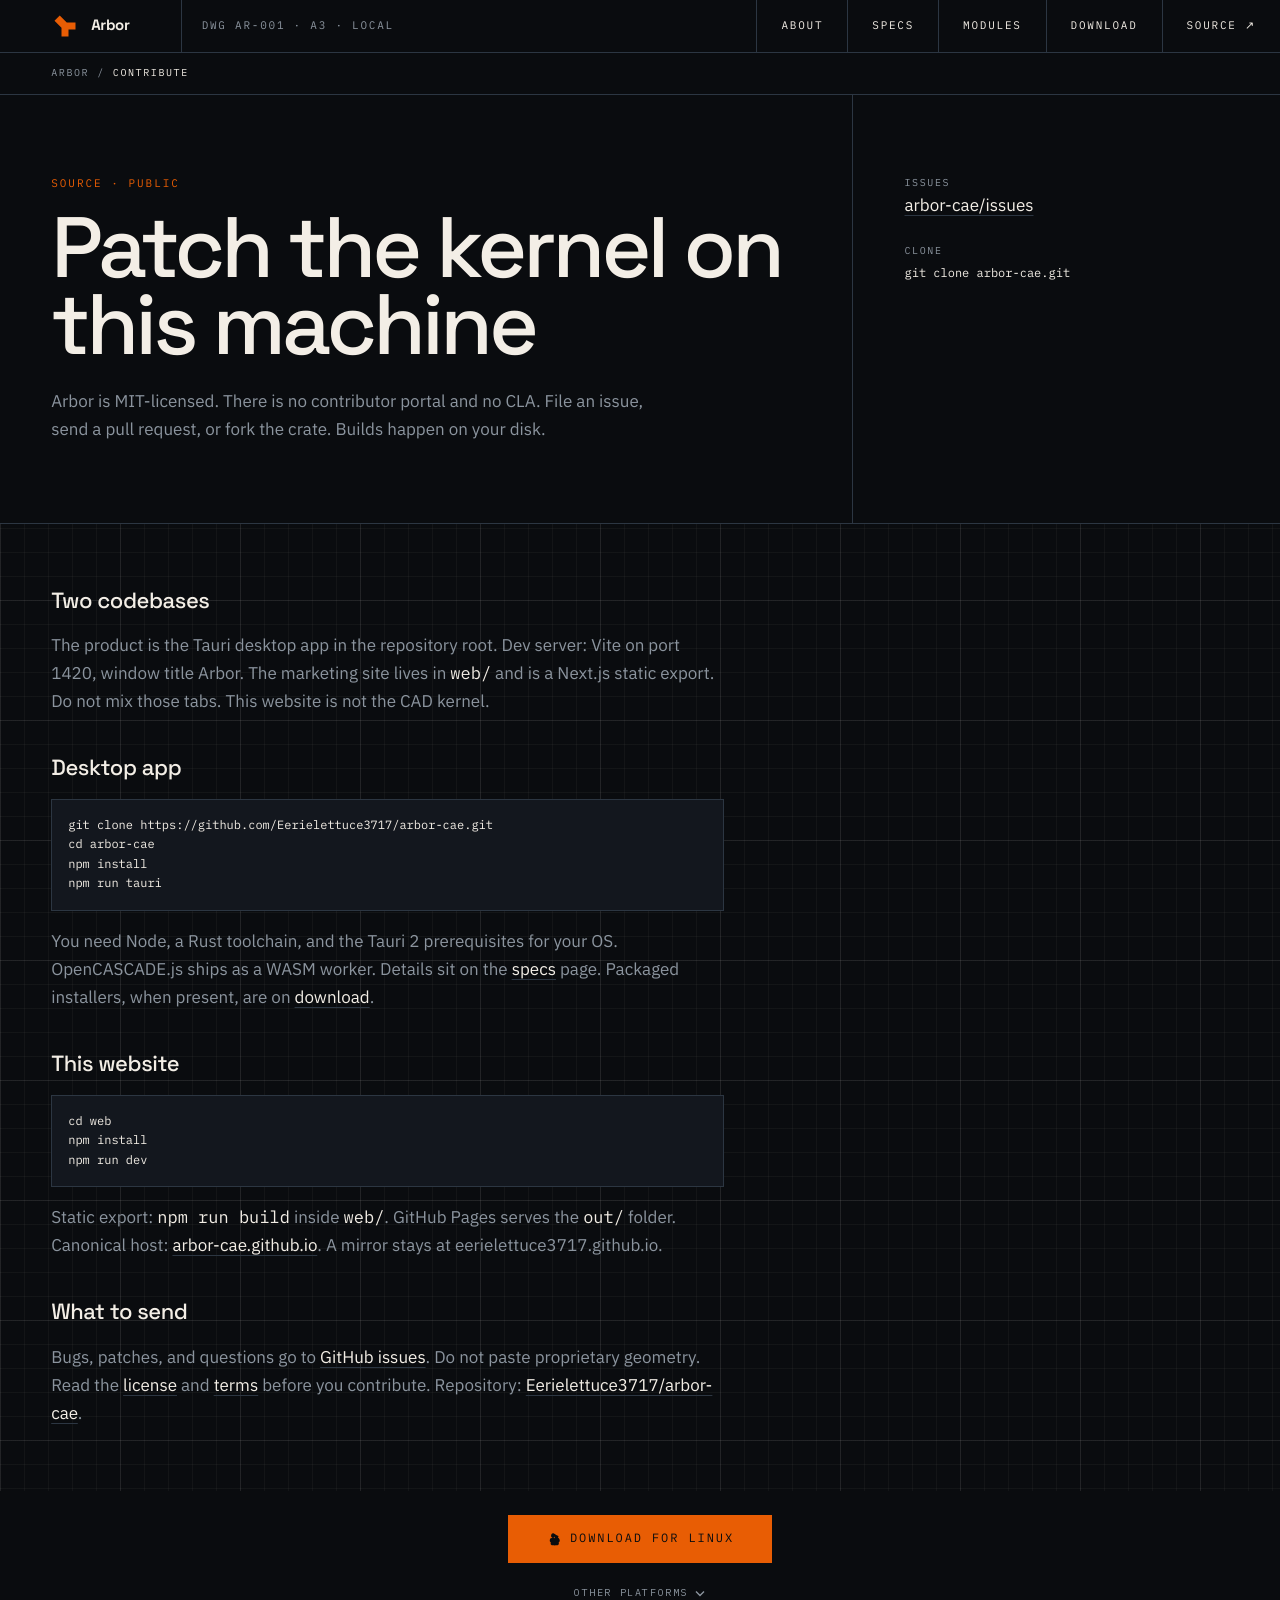
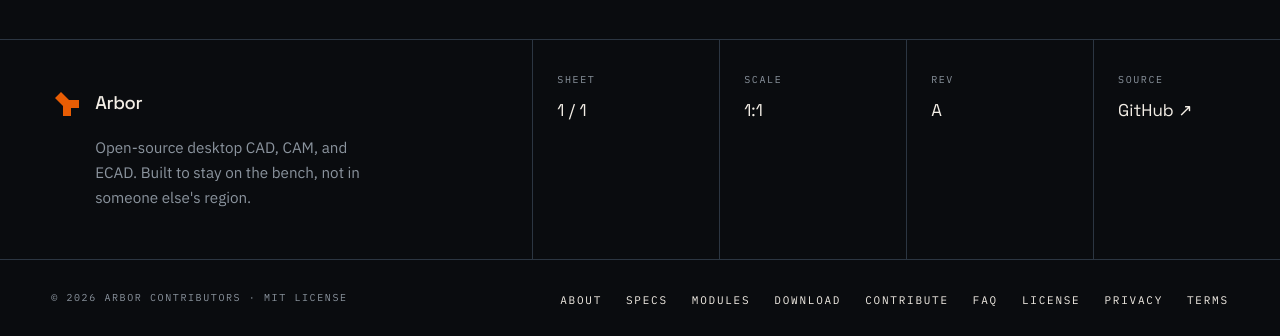
<file: contribute/index.html>
<!DOCTYPE html><html lang="en" class="space_grotesk_a5d6589-module__4yp5ca__variable ibm_plex_sans_4d51713-module__1B70oG__variable ibm_plex_mono_6f540f3d-module__qVhoCW__variable h-full"><head><meta charSet="utf-8"/><meta name="viewport" content="width=device-width, initial-scale=1"/><link rel="preload" href="/_next/static/media/03fc1b4a8d284b5e-s.p.0wiir8udbzjvx.woff2" as="font" crossorigin="" type="font/woff2"/><link rel="preload" href="/_next/static/media/0c89a48fa5027cee-s.p.2cyn07wtgehh0.woff2" as="font" crossorigin="" type="font/woff2"/><link rel="preload" href="/_next/static/media/99e609270109b47d-s.p.40sczeszzbjw1.woff2" as="font" crossorigin="" type="font/woff2"/><link rel="preload" href="/_next/static/media/effe91970fc4db64-s.p.0oace-s_gkfks.woff2" as="font" crossorigin="" type="font/woff2"/><link rel="stylesheet" href="/_next/static/chunks/1h094hydu4tsb.css" data-precedence="next"/><link rel="preload" as="script" fetchPriority="low" href="/_next/static/chunks/310vm2bl3xxpt.js"/><script src="/_next/static/chunks/19mx3mg6lkumu.js" async=""></script><script src="/_next/static/chunks/1p7li1wqvkk1y.js" async=""></script><script src="/_next/static/chunks/344n2zhqbh4pn.js" async=""></script><script src="/_next/static/chunks/turbopack-2m33ne6tca48e.js" async=""></script><script src="/_next/static/chunks/3fntmmi971322.js" async=""></script><script src="/_next/static/chunks/1m5wsimt2jtmr.js" async=""></script><script src="/_next/static/chunks/2t-ct70y0w6h1.js" async=""></script><title>Contribute to Arbor — issues, patches, and local builds</title><meta name="description" content="How to report bugs, open pull requests, and compile Arbor from the arbor-cae repository. The desktop app is Tauri 2; this website is a static Next.js export."/><meta name="application-name" content="Arbor"/><meta name="author" content="Arbor Contributors"/><meta name="keywords" content="CAD,CAM,ECAD,OpenCASCADE,local-first,parametric modeling,Gerber,open source CAD"/><meta name="creator" content="Arbor Contributors"/><meta name="publisher" content="Arbor Contributors"/><meta name="robots" content="index, follow"/><meta name="category" content="CAD"/><link rel="canonical" href="https://arbor-cae.github.io/contribute/"/><meta name="google-site-verification" content="_jv1ortqoo-qGdnsLPO1WUezP-NAAabIfEEEXI_-hUo"/><meta name="google-site-verification" content="GGYs_DeEPOpFRg5tGALcPWca2tFZg6pn1_dV42sA9bI"/><meta property="og:title" content="Contribute to Arbor — issues, patches, and local builds"/><meta property="og:description" content="How to report bugs, open pull requests, and compile Arbor from the arbor-cae repository. The desktop app is Tauri 2; this website is a static Next.js export."/><meta property="og:url" content="https://arbor-cae.github.io/contribute/"/><meta property="og:site_name" content="Arbor"/><meta property="og:locale" content="en_US"/><meta property="og:image" content="https://arbor-cae.github.io/og.png"/><meta property="og:image:width" content="1200"/><meta property="og:image:height" content="630"/><meta property="og:image:alt" content="Arbor — parametric CAD, native ECAD, zero cloud"/><meta property="og:type" content="website"/><meta name="twitter:card" content="summary_large_image"/><meta name="twitter:title" content="Contribute to Arbor — issues, patches, and local builds"/><meta name="twitter:description" content="How to report bugs, open pull requests, and compile Arbor from the arbor-cae repository. The desktop app is Tauri 2; this website is a static Next.js export."/><meta name="twitter:image" content="https://arbor-cae.github.io/og.png"/><link rel="shortcut icon" href="/icon.svg"/><link rel="icon" href="/favicon.ico?favicon.2vob68tjqpejf.ico" sizes="256x256" type="image/x-icon"/><link rel="icon" href="/icon.svg" type="image/svg+xml"/><link rel="apple-touch-icon" href="/apple-touch-icon.png"/><meta name="next-size-adjust" content=""/><script src="/_next/static/chunks/0cz1d0mv5g_q7.js" noModule=""></script></head><body class="min-h-full bg-ink text-paper font-sans antialiased"><div hidden=""><!--$--><!--/$--></div><script type="application/ld+json">{"@context":"https://schema.org","@graph":[{"@type":"WebSite","@id":"https://arbor-cae.github.io/#website","url":"https://arbor-cae.github.io/","name":"Arbor","description":"Open-source local-first desktop CAD, CAM, and ECAD. OpenCASCADE solids, SQLite versioning, Gerber out.","inLanguage":"en-US","publisher":{"@id":"https://arbor-cae.github.io/#org"}},{"@type":"Organization","@id":"https://arbor-cae.github.io/#org","name":"Arbor Contributors","url":"https://arbor-cae.github.io/","logo":{"@type":"ImageObject","url":"https://arbor-cae.github.io/icon.svg"},"sameAs":["https://github.com/Eerielettuce3717/arbor-cae"],"email":"varun.m.ganti@gmail.com"},{"@type":"SoftwareApplication","@id":"https://arbor-cae.github.io/#app","name":"Arbor","applicationCategory":"DesignApplication","applicationSubCategory":"CAD","operatingSystem":"macOS, Windows, Linux","license":"https://opensource.org/licenses/MIT","url":"https://arbor-cae.github.io/","image":"https://arbor-cae.github.io/og.png","offers":{"@type":"Offer","price":"0","priceCurrency":"USD"},"author":{"@id":"https://arbor-cae.github.io/#org"},"codeRepository":"https://github.com/Eerielettuce3717/arbor-cae","downloadUrl":"https://arbor-cae.github.io/download/"},{"@type":["LocalBusiness","ProfessionalService"],"@id":"https://arbor-cae.github.io/#business","name":"Arbor","url":"https://arbor-cae.github.io/","image":"https://arbor-cae.github.io/og.png","logo":"https://arbor-cae.github.io/icon.svg","priceRange":"Free","currenciesAccepted":"USD","paymentAccepted":"None — MIT licensed software","areaServed":{"@type":"Place","name":"Worldwide"},"address":{"@type":"PostalAddress","addressRegion":"CA","addressCountry":"US"},"parentOrganization":{"@id":"https://arbor-cae.github.io/#org"},"sameAs":["https://github.com/Eerielettuce3717/arbor-cae"]}]}</script><div class="sheet-grid min-h-full"><a href="#main" class="skip-link">Skip to content</a><header class="sticky top-0 z-40 border-b border-rule bg-ink"><div class="mx-auto flex max-w-sheet items-stretch"><a class="inline-flex items-center gap-3 min-h-11 items-center border-r border-rule px-[var(--gutter)] py-3 hover:text-signal" href="/"><svg class="h-7 w-7 shrink-0" viewBox="0 0 32 32" aria-hidden="true" fill="none"><rect width="32" height="32" fill="#0A0C0F"></rect><path fill="#E85D04" d="M20 12h8v8h-8v8h-8V18L4 10l6-6 8 8h2z"></path></svg><span class="font-display text-[15px] font-bold tracking-tight text-paper">Arbor</span></a><p class="hidden flex-1 items-center px-5 font-mono text-[11px] uppercase tracking-[0.16em] text-mute md:flex">DWG AR-001 · A3 · LOCAL</p><nav aria-label="Main" class="ml-auto hidden items-stretch md:flex"><a class="flex min-h-11 items-center border-l border-rule px-6 font-mono text-[11px] uppercase tracking-[0.16em] text-paper transition-colors hover:bg-panel hover:text-signal" href="/about/">About</a><a class="flex min-h-11 items-center border-l border-rule px-6 font-mono text-[11px] uppercase tracking-[0.16em] text-paper transition-colors hover:bg-panel hover:text-signal" href="/specs/">Specs</a><a class="flex min-h-11 items-center border-l border-rule px-6 font-mono text-[11px] uppercase tracking-[0.16em] text-paper transition-colors hover:bg-panel hover:text-signal" href="/modules/">Modules</a><a class="flex min-h-11 items-center border-l border-rule px-6 font-mono text-[11px] uppercase tracking-[0.16em] text-paper transition-colors hover:bg-panel hover:text-signal" href="/download/">Download</a><a href="https://github.com/Eerielettuce3717/arbor-cae" target="_blank" rel="noreferrer" class="flex min-h-11 items-center border-l border-rule px-6 font-mono text-[11px] uppercase tracking-[0.16em] text-paper transition-colors hover:bg-panel hover:text-signal">Source ↗</a></nav><button type="button" class="ml-auto flex min-h-11 min-w-11 items-center justify-center border-l border-rule px-4 md:hidden" aria-expanded="false" aria-controls="mobile-nav"><span class="sr-only">Open menu</span><span aria-hidden="true" class="font-mono text-xs tracking-[0.14em] text-paper">MENU</span></button></div></header><script type="application/ld+json">{"@context":"https://schema.org","@type":"BreadcrumbList","itemListElement":[{"@type":"ListItem","position":1,"name":"Arbor","item":"https://arbor-cae.github.io/"},{"@type":"ListItem","position":2,"name":"Contribute","item":"https://arbor-cae.github.io/contribute/"}]}</script><nav aria-label="Breadcrumb" class="border-b border-rule bg-ink"><ol class="mx-auto flex max-w-sheet flex-wrap items-center gap-2 px-[var(--gutter)] py-3 font-mono text-[10px] uppercase tracking-[0.16em] text-mute"><li class="flex items-center gap-2"><a class="hover:text-signal" href="/">Arbor</a></li><li class="flex items-center gap-2"><span aria-hidden="true"> / </span><span class="text-paper" aria-current="page">Contribute</span></li></ol></nav><main id="main"><header class="border-b border-rule bg-ink"><div class="mx-auto grid max-w-sheet lg:grid-cols-12"><div class="px-[var(--gutter)] py-12 sm:py-16 lg:col-span-8 lg:border-r lg:border-rule lg:py-20"><p class="font-mono text-[11px] uppercase tracking-[0.18em] text-signal">Source · public</p><h1 class="mt-4 font-display text-h2 text-paper sm:text-display">Patch the kernel on this machine</h1><p class="mt-6 max-w-[62ch] text-body text-mute">Arbor is MIT-licensed. There is no contributor portal and no CLA. File an issue, send a pull request, or fork the crate. Builds happen on your disk.</p></div><aside class="px-[var(--gutter)] py-10 lg:col-span-4 lg:py-20"><ul class="space-y-6"><li><p class="font-mono text-[10px] uppercase tracking-[0.16em] text-mute">Issues</p><a href="https://github.com/Eerielettuce3717/arbor-cae/issues" target="_blank" rel="noreferrer" class="text-paper underline decoration-rule underline-offset-4 hover:text-signal">arbor-cae/issues</a></li><li><p class="font-mono text-[10px] uppercase tracking-[0.16em] text-mute">Clone</p><p class="mt-1 font-mono text-[12px] text-paper">git clone arbor-cae.git</p></li></ul></aside></div></header><article class="mx-auto max-w-sheet px-[var(--gutter)] py-12 lg:py-16"><div class="legal-prose max-w-[66ch] space-y-4 text-mute"><h2 class="font-display text-h3 text-paper">Two codebases</h2><p>The product is the Tauri desktop app in the repository root. Dev server: Vite on port 1420, window title Arbor. The marketing site lives in <code class="font-mono text-paper">web/</code> and is a Next.js static export. Do not mix those tabs. This website is not the CAD kernel.</p><h2 class="mt-10 font-display text-h3 text-paper">Desktop app</h2><pre class="overflow-x-auto border border-rule bg-panel p-4 font-mono text-[12px] leading-relaxed text-paper">git clone https://github.com/Eerielettuce3717/arbor-cae.git
cd arbor-cae
npm install
npm run tauri</pre><p>You need Node, a Rust toolchain, and the Tauri 2 prerequisites for your OS. OpenCASCADE.js ships as a WASM worker. Details sit on the <a class="text-paper underline decoration-rule underline-offset-4 hover:text-signal" href="/specs/">specs</a> page. Packaged installers, when present, are on<!-- --> <a class="text-paper underline decoration-rule underline-offset-4 hover:text-signal" href="/download/">download</a>.</p><h2 class="mt-10 font-display text-h3 text-paper">This website</h2><pre class="overflow-x-auto border border-rule bg-panel p-4 font-mono text-[12px] leading-relaxed text-paper">cd web
npm install
npm run dev</pre><p>Static export: <code class="font-mono text-paper">npm run build</code> <!-- -->inside <code class="font-mono text-paper">web/</code>. GitHub Pages serves the <code class="font-mono text-paper">out/</code> <!-- -->folder. Canonical host:<!-- --> <a class="text-paper underline decoration-rule underline-offset-4 hover:text-signal" href="/">arbor-cae.github.io</a>. A mirror stays at eerielettuce3717.github.io.</p><h2 class="mt-10 font-display text-h3 text-paper">What to send</h2><p>Bugs, patches, and questions go to<!-- --> <a href="https://github.com/Eerielettuce3717/arbor-cae/issues" target="_blank" rel="noreferrer" class="text-paper underline decoration-rule underline-offset-4 hover:text-signal">GitHub issues</a>. Do not paste proprietary geometry. Read the<!-- --> <a class="text-paper underline decoration-rule underline-offset-4 hover:text-signal" href="/license/">license</a> and<!-- --> <a class="text-paper underline decoration-rule underline-offset-4 hover:text-signal" href="/terms-of-service/">terms</a> before you contribute. Repository:<!-- --> <a href="https://github.com/Eerielettuce3717/arbor-cae" target="_blank" rel="noreferrer" class="text-paper underline decoration-rule underline-offset-4 hover:text-signal">Eerielettuce3717/arbor-cae</a>.</p></div></article></main><footer class="bg-ink"><div class="relative z-30 flex justify-center border-b border-rule bg-ink px-[var(--gutter)] py-5 sm:py-6"><div class="relative flex flex-col items-center gap-2"><a href="https://github.com/Eerielettuce3717/arbor-cae/releases/tag/v0.1.0-pre.3" class="inline-flex min-h-12 min-w-[16.5rem] items-center justify-center gap-2.5 bg-signal px-8 font-mono text-[12px] uppercase tracking-[0.16em] text-ink hover:bg-paper"><svg viewBox="0 0 16 16" class="h-3.5 w-3.5" aria-hidden="true" fill="none"><rect x="2.5" y="3.5" width="11" height="9" stroke="currentColor" stroke-width="1.3"></rect><path d="M2.5 6.5h11" stroke="currentColor" stroke-width="1.3"></path></svg>Pre-release</a><button type="button" aria-expanded="false" aria-controls="_R_qlubtb_" class="inline-flex min-h-11 items-center gap-1.5 font-mono text-[10px] uppercase tracking-[0.16em] text-mute hover:text-paper">Other platforms<svg viewBox="0 0 12 12" class="h-3 w-3 " aria-hidden="true" fill="none"><path d="M2 4.5 L6 8.5 L10 4.5" stroke="currentColor" stroke-width="1.4" stroke-linejoin="miter"></path></svg></button></div></div><div class="mx-auto grid max-w-sheet lg:grid-cols-12"><div class="flex items-start gap-3 border-b border-rule px-[var(--gutter)] py-10 lg:col-span-5 lg:border-b-0 lg:border-r lg:py-12"><div><a class="inline-flex items-center gap-3 " href="/"><svg class="h-8 w-8 shrink-0" viewBox="0 0 32 32" aria-hidden="true" fill="none"><rect width="32" height="32" fill="#0A0C0F"></rect><path fill="#E85D04" d="M20 12h8v8h-8v8h-8V18L4 10l6-6 8 8h2z"></path></svg><span class="font-display text-[1.15rem] font-medium tracking-[-0.02em] text-paper">Arbor</span></a><p class="mt-2 max-w-[34ch] pl-11 text-[0.95rem] text-mute">Open-source desktop CAD, CAM, and ECAD. Built to stay on the bench, not in someone else&#x27;s region.</p></div></div><div class="grid grid-cols-2 gap-px bg-rule sm:grid-cols-4 lg:col-span-7"><div class="bg-ink px-[var(--gutter)] py-8 sm:px-6"><p class="font-mono text-[10px] uppercase tracking-[0.16em] text-mute">Sheet</p><p class="mt-2 font-display text-paper">1 / 1</p></div><div class="bg-ink px-[var(--gutter)] py-8 sm:px-6"><p class="font-mono text-[10px] uppercase tracking-[0.16em] text-mute">Scale</p><p class="mt-2 font-display text-paper">1:1</p></div><div class="bg-ink px-[var(--gutter)] py-8 sm:px-6"><p class="font-mono text-[10px] uppercase tracking-[0.16em] text-mute">Rev</p><p class="mt-2 font-display text-paper">A</p></div><a href="https://github.com/Eerielettuce3717/arbor-cae" target="_blank" rel="noreferrer" class="bg-ink px-[var(--gutter)] py-8 hover:bg-panel sm:px-6"><p class="font-mono text-[10px] uppercase tracking-[0.16em] text-mute">Source</p><p class="mt-2 font-display text-paper">GitHub ↗</p></a></div></div><nav aria-label="Site" class="border-t border-rule"><div class="mx-auto flex max-w-sheet flex-col gap-4 px-[var(--gutter)] py-6 sm:flex-row sm:items-center sm:justify-between"><p class="font-mono text-[10px] uppercase tracking-[0.16em] text-mute">© 2026 Arbor Contributors · MIT License</p><ul class="flex flex-wrap items-center gap-x-6 gap-y-2"><li><a class="font-mono text-[11px] uppercase tracking-[0.16em] text-paper hover:text-signal" href="/about/">About</a></li><li><a class="font-mono text-[11px] uppercase tracking-[0.16em] text-paper hover:text-signal" href="/specs/">Specs</a></li><li><a class="font-mono text-[11px] uppercase tracking-[0.16em] text-paper hover:text-signal" href="/modules/">Modules</a></li><li><a class="font-mono text-[11px] uppercase tracking-[0.16em] text-paper hover:text-signal" href="/download/">Download</a></li><li><a class="font-mono text-[11px] uppercase tracking-[0.16em] text-paper hover:text-signal" href="/contribute/">Contribute</a></li><li><a class="font-mono text-[11px] uppercase tracking-[0.16em] text-paper hover:text-signal" href="/faq/">FAQ</a></li><li><a class="font-mono text-[11px] uppercase tracking-[0.16em] text-paper hover:text-signal" href="/license/">License</a></li><li><a class="font-mono text-[11px] uppercase tracking-[0.16em] text-paper hover:text-signal" href="/privacy-policy/">Privacy</a></li><li><a class="font-mono text-[11px] uppercase tracking-[0.16em] text-paper hover:text-signal" href="/terms-of-service/">Terms</a></li></ul></div></nav></footer></div><!--$--><!--/$--><script src="/_next/static/chunks/310vm2bl3xxpt.js" id="_R_" async=""></script><script>(self.__next_f=self.__next_f||[]).push([0])</script><script>self.__next_f.push([1,"1:\"$Sreact.fragment\"\n3:I[39756,[\"/_next/static/chunks/3fntmmi971322.js\"],\"default\"]\n4:I[37457,[\"/_next/static/chunks/3fntmmi971322.js\"],\"default\"]\n5:I[52255,[\"/_next/static/chunks/3fntmmi971322.js\",\"/_next/static/chunks/1m5wsimt2jtmr.js\"],\"NativeLinkProvider\"]\n6:I[9616,[\"/_next/static/chunks/3fntmmi971322.js\",\"/_next/static/chunks/1m5wsimt2jtmr.js\"],\"SiteHeader\"]\n7:I[39933,[\"/_next/static/chunks/3fntmmi971322.js\",\"/_next/static/chunks/2t-ct70y0w6h1.js\"],\"ForceReloadLinks\"]\n8:I[52255,[\"/_next/static/chunks/3fntmmi971322.js\",\"/_next/static/chunks/1m5wsimt2jtmr.js\"],\"AppLink\"]\n10:I[68027,[\"/_next/static/chunks/3fntmmi971322.js\"],\"default\",1]\n:HL[\"/_next/static/chunks/1h094hydu4tsb.css\",\"style\"]\n:HL[\"/_next/static/media/03fc1b4a8d284b5e-s.p.0wiir8udbzjvx.woff2\",\"font\",{\"crossOrigin\":\"\",\"type\":\"font/woff2\"}]\n:HL[\"/_next/static/media/0c89a48fa5027cee-s.p.2cyn07wtgehh0.woff2\",\"font\",{\"crossOrigin\":\"\",\"type\":\"font/woff2\"}]\n:HL[\"/_next/static/media/99e609270109b47d-s.p.40sczeszzbjw1.woff2\",\"font\",{\"crossOrigin\":\"\",\"type\":\"font/woff2\"}]\n:HL[\"/_next/static/media/effe91970fc4db64-s.p.0oace-s_gkfks.woff2\",\"font\",{\"crossOrigin\":\"\",\"type\":\"font/woff2\"}]\n2:T712,{\"@context\":\"https://schema.org\",\"@graph\":[{\"@type\":\"WebSite\",\"@id\":\"https://arbor-cae.github.io/#website\",\"url\":\"https://arbor-cae.github.io/\",\"name\":\"Arbor\",\"description\":\"Open-source local-first desktop CAD, CAM, and ECAD. OpenCASCADE solids, SQLite versioning, Gerber out.\",\"inLanguage\":\"en-US\",\"publisher\":{\"@id\":\"https://arbor-cae.github.io/#org\"}},{\"@type\":\"Organization\",\"@id\":\"https://arbor-cae.github.io/#org\",\"name\":\"Arbor Contributors\",\"url\":\"https://arbor-cae.github.io/\",\"logo\":{\"@type\":\"ImageObject\",\"url\":\"https://arbor-cae.github.io/icon.svg\"},\"sameAs\":[\"https://github.com/Eerielettuce3717/arbor-cae\"],\"email\":\"varun.m.ganti@gmail.com\"},{\"@type\":\"SoftwareApplication\",\"@id\":\"https://arbor-cae.github.io/#app\",\"name\":\"Arbor\",\"applicationCategory\":\"DesignApplication\",\"applicationSubCategory\":\"CAD\",\"operatingSystem\":\"macOS, Windows, Linux\",\"license\":\"https://opensource.org/licenses/MIT\",\"url\":\"https://arbor-cae.github.io/\",\"image\":\"https://arbor-cae.github.io/og.png\",\"offers\":{\"@type\":\"Offer\",\"price\":\"0\",\"priceCurrency\":\"USD\"},\"author\":{\"@id\":\"https://arbor-cae.github.io/#org\"},\"codeRepository\":\"https://github.com/Eerielettuce3717/arbor-cae\",\"downloadUrl\":\"https://arbor-cae.github.io/download/\"},{\"@type\":[\"LocalBusiness\",\"ProfessionalService\"],\"@id\":\"https://arbor-cae.github.io/#business\",\"name\":\"Arbor\",\"url\":\"https://arbor-cae.github.io/\",\"image\":\"https://arbor-cae.github.io/og.png\",\"logo\":\"https://arbor-cae.github.io/icon.svg\",\"priceRange\":\"Free\",\"currenciesAccepted\":\"USD\",\"paymentAccepted\":\"None — MIT licensed software\",\"areaServed\":{\"@type\":\"Place\",\"name\":\"Worldwide\"},\"address\":{\"@type\":\"PostalAddress\",\"addressRegion\":\"CA\",\"addressCountry\":\"US\"},\"parentOrganization\":{\"@id\":\"https://arbor-cae.github.io/#org\"},\"sameAs\":[\"https://github.com/Eerielettuce3717/arbor-cae\"]}]}e:X\n0:{\"P\":null,\"c\":[\"\",\"contribute\",\"\"],\"q\":\"\",\"i\":false,\"f\":[[[\"\",{\"children\":[\"contribute\",{\"children\":[\"__PAGE__\",{},\"$undefined\",\"$undefined\",4608]},\"$undefined\",\"$undefined\",4608]},\"$undefined\",\"$undefined\",4624],[[\"$\",\"$1\",\"c\",{\"children\":[[[\"$\",\"link\",\"0\",{\"rel\":\"stylesheet\",\"href\":\"/_next/static/chunks/1h094hydu4tsb.css\",\"precedence\":\"next\",\"crossOrigin\":\"$undefined\",\"nonce\":\"$undefined\"}],[\"$\",\"script\",\"script-0\",{\"src\":\"/_next/static/chunks/3fntmmi971322.js\",\"async\":true,\"nonce\":\"$undefined\"}]],[\"$\",\"html\",null,{\"lang\":\"en\",\"className\":\"space_grotesk_a5d6589-module__4yp5ca__variable ibm_plex_sans_4d51713-module__1B70oG__variable ibm_plex_mono_6f540f3d-module__qVhoCW__variable h-full\",\"children\":[\"$\",\"body\",null,{\"className\":\"min-h-full bg-ink text-paper font-sans antialiased\",\"children\":[[\"$\",\"script\",null,{\"type\":\"application/ld+json\",\"dangerouslySetInnerHTML\":{\"__html\":\"$2\"}}],[\"$\",\"$L3\",null,{\"parallelRouterKey\":\"children\",\"error\":\"$undefined\",\"errorStyles\":\"$undefined\",\"errorScripts\":\"$undefined\",\"template\":[\"$\",\"$L4\",null,{}],\"templateStyles\":\"$undefined\",\"templateScripts\":\"$undefined\",\"notFound\":[[\"$\",\"$L5\",null,{\"native\":true,\"children\":[\"$\",\"div\",null,{\"className\":\"sheet-grid min-h-full\",\"children\":[[\"$\",\"a\",null,{\"href\":\"#main\",\"className\":\"skip-link\",\"children\":\"Skip to content\"}],[\"$\",\"$L6\",null,{}],null,[[\"$\",\"$L7\",null,{}],[\"$\",\"main\",null,{\"id\":\"main\",\"children\":[\"$\",\"header\",null,{\"className\":\"border-b border-rule bg-ink\",\"children\":[\"$\",\"div\",null,{\"className\":\"mx-auto max-w-sheet px-[var(--gutter)] py-16 sm:py-24\",\"children\":[[\"$\",\"p\",null,{\"className\":\"font-mono text-[11px] uppercase tracking-[0.18em] text-signal\",\"children\":\"HTTP 404\"}],[\"$\",\"h1\",null,{\"className\":\"mt-4 font-display text-h2 text-paper sm:text-display\",\"children\":\"This sheet is not in the set\"}],[\"$\",\"p\",null,{\"className\":\"mt-6 max-w-[46ch] text-body text-mute\",\"children\":\"No document exists at this path. The drawing list is home, about, specs, modules, download, contribute, FAQ, and license.\"}],[\"$\",\"div\",null,{\"className\":\"mt-10 flex flex-wrap gap-3\",\"children\":[[\"$\",\"$L8\",null,{\"href\":\"/\",\"className\":\"inline-flex min-h-11 items-center border border-rule px-6 font-mono text-[11px] uppercase tracking-[0.16em] text-paper hover:border-paper\",\"children\":\"Return home\"}],\"$L9\",\"$La\"]}]]}]}]}]],\"$Lb\"]}]}],[]],\"forbidden\":\"$undefined\",\"unauthorized\":\"$undefined\"}]]}]}]]}],{\"children\":[\"$Lc\",{\"children\":[\"$Ld\",{},null,false,null]},null,false,\"$e\"]},null,false,null],\"$Lf\",false]],\"m\":\"$undefined\",\"G\":[\"$10\",[\"$L11\"]],\"S\":true,\"h\":null,\"r\":\"$undefined\",\"s\":\"$undefined\",\"a\":\"$undefined\",\"l\":\"$undefined\",\"p\":\"$undefined\",\"d\":\"$undefined\",\"b\":\"U22e6JMv6ZFKFQ46NjlO5\"}\n12:I[56332,[\"/_next/static/chunks/3fntmmi971322.js\",\"/_next/static/chunks/1m5wsimt2jtmr.js\"],\"DownloadStrip\"]\n1d:I[97367,[\"/_next/static/chunks/3fntmmi971322.js\"],\"ViewportBoundary\"]\n1f:I[97367,[\"/_next/static/chunks/3fntmmi971322.js\"],\"MetadataBoundary\"]\n20:\"$Sreact.suspense\"\n9:[\"$\",\"$L8\",null,{\"href\":\"/specs/\",\"className\":\"inline-flex min-h-11 items-center border border-rule px-6 font-mono text-[11px] uppercase tracking-[0.16em] text-paper hover:border-paper\",\"children\":\"Open specs\"}]\na:[\"$\",\"$L8\",null,{\"href\":\"/faq/\",\"className\":\"inline-flex min-h-11 items-center border border-rule px-6 font-mono text-[11px] uppercase tracking-[0.16em] text-paper hover:border-paper\",\"children\":\"Read FAQ\"}]\nb:[\"$\",\"footer\",null,{\"className\":\"bg-ink\",\"children\":[[\"$\",\"$L12\",null,{}],[\"$\",\"div\",null,{\"className\":\"mx-auto grid max-w-sheet lg:grid-cols-12\",\"children\":[[\"$\",\"div\",null,{\"className\":\"flex items-start gap-3 border-b border-rule px-[var(--gutter)] py-10 lg:col-span-5 lg:border-b-0 lg:border-r lg:py-12\",\"children\":[\"$\",\"div\",null,{\"children\":[[\"$\",\"$L8\",null,{\"href\":\"/\",\"className\":\"inline-flex items-center gap-3 \",\"children\":[[\"$\",\"svg\",null,{\"className\":\"h-8 w-8 shrink-0\",\"viewBox\":\"0 0 32 32\",\"role\":\"$undefined\",\"aria-hidden\":true,\"aria-label\":\"$undefined\",\"fill\":\"none\",\"children\":[[\"$\",\"rect\",null,{\"width\":\"32\",\"height\":\"32\",\"fill\":\"#0A0C0F\"}],[\"$\",\"path\",null,{\"fill\":\"#E85D04\",\"d\":\"M20 12h8v8h-8v8h-8V18L4 10l6-6 8 8h2z\"}]]}],[\"$\",\"span\",null,{\"className\":\"font-display text-[1.15rem] font-medium tracking-[-0.02em] text-paper\",\"children\":\"Arbor\"}]]}],[\"$\",\"p\",null,{\"className\":\"mt-2 max-w-[34ch] pl-11 text-[0.95rem] text-mute\",\"children\":\"Open-source desktop CAD, CAM, and ECAD. Built to stay on the bench, not in someone else's region.\"}]]}]}],[\"$\",\"div\",null,{\"className\":\"grid grid-cols-2 gap-px bg-rule sm:grid-cols-4 lg:col-span-7\",\"children\":[[\"$\",\"div\",null,{\"className\":\"bg-ink px-[var(--gutter)] py-8 sm:px-6\",\"children\":[[\"$\",\"p\",null,{\"className\":\"font-mono text-[10px] uppercase tracking-[0.16em] text-mute\",\"children\":\"Sheet\"}],[\"$\",\"p\",null,{\"className\":\"mt-2 font-display text-paper\",\"children\":\"1 / 1\"}]]}],[\"$\",\"div\",null,{\"className\":\"bg-ink px-[var(--gutter)] py-8 sm:px-6\",\"children\":[[\"$\",\"p\",null,{\"className\":\"font-mono text-[10px] uppercase tracking-[0.16em] text-mute\",\"children\":\"Scale\"}],[\"$\",\"p\",null,{\"className\":\"mt-2 font-display text-paper\",\"children\":\"1:1\"}]]}],[\"$\",\"div\",null,{\"className\":\"bg-ink px-[var(--gutter)] py-8 sm:px-6\",\"children\":[[\"$\",\"p\",null,{\"className\":\"font-mono text-[10px] uppercase tracking-[0.16em] text-mute\",\"children\":\"Rev\"}],[\"$\",\"p\",null,{\"className\":\"mt-2 font-display text-paper\",\"children\":\"A\"}]]}],[\"$\",\"a\",null,{\"href\":\"https://github.com/Eerielettuce3717/arbor-cae\",\"target\":\"_blank\",\"rel\":\"noreferrer\",\"className\":\"bg-ink px-[var(--gutter)] py-8 hover:bg-panel sm:px-6\",\"children\":[[\"$\",\"p\",null,{\"className\":\"font-mono text-[10px] uppercase tracking-[0.16em] text-mute\",\"children\":\"Source\"}],[\"$\",\"p\",null,{\"className\":\"mt-2 font-display text-paper\",\"children\":\"GitHub ↗\"}]]}]]}]]}],[\"$\",\"nav\",null,{\"aria-label\":\"Site\",\"className\":\"border-t border-rule\",\"children\":[\"$\",\"div\",null,{\"className\":\"mx-auto flex max-w-sheet flex-col gap-4 px-[var(--gutter)] py-6 sm:flex-row sm:items-center sm:justify-between\",\"children\":[[\"$\",\"p\",null,{\"className\":\"font-mono text-[10px] uppercase tracking-[0.16em] text-mute\",\"children\":\"© 2026 Arbor Contributors · MIT License\"}],[\"$\",\"ul\",null,{\"className\":\"flex flex-wrap items-center gap-x-6 gap-y-2\",\"children\":[[\"$\",\"li\",\"/about/\",{\"children\":[\"$\",\"$L8\",null,{\"href\":\"/about/\",\"className\":\"font-mono text-[11px] uppercase tracking-[0.16em] text-paper hover:text-signal\",\"children\":\"About\"}]}],[\"$\",\"li\",\"/specs/\",{\"children\":[\"$\",\"$L8\",null,{\"href\":\"/specs/\",\"className\":\"font-mono text-[11px] uppercase tracking-[0.16em] text-paper hover:text-signal\",\"children\":\"Specs\"}]}],[\"$\",\"li\",\"/modules/\",{\"children\":[\"$\",\"$L8\",null,{\"href\":\"/modules/\",\"className\":\"font-mono text-[11px] uppercase tracking-[0.16em] text-paper hover:text-signal\",\"children\":\"Modules\"}]}],[\"$\",\"li\",\"/download/\",{\"children\":[\"$\",\"$L8\",null,{\"href\":\"/download/\",\"className\":\"font-mono text-[11px] uppercase tracking-[0.16em] text-paper hover:text-signal\",\"children\":\"Download\"}]}],[\"$\",\"li\",\"/contribute/\",{\"children\":[\"$\",\"$L8\",null,{\"href\":\"/contribute/\",\"className\":\"font-mono text-[11px] uppercase tracking-[0.16em] text-paper hover:text-signal\",\"children\":\"Contribute\"}]}],[\"$\",\"li\",\"/faq/\",{\"children\":[\"$\",\"$L8\",null,{\"href\":\"/faq/\",\"className\":\"font-mono text-[11px] uppercase tracking-[0.16em] text-paper hover:text-signal\",\"children\":\"FAQ\"}]}],[\"$\",\"li\",\"/license/\",{\"children\":[\"$\",\"$L8\",null,{\"href\":\"/license/\",\"className\":\"font-mono text-[11px] uppercase tracking-[0.16em] text-paper hover:text-signal\",\"children\":\"License\"}]}],[\"$\",\"li\",\"/privacy-policy/\",{\"children\":[\"$\",\"$L8\",null,{\"href\":\"/privacy-policy/\",\"className\":\"font-mono text-[11px] uppercase tracking-[0.16em] text-paper hover:text-signal\",\"children\":\"Privacy\"}]}],\"$L13\"]}]]}]}]]}]\nc:[\"$\",\"$1\",\"c\",{\"children\":[null,[\"$\",\"$L3\",null,{\"parallelRouterKey\":\"children\",\"error\":\"$undefined\",\"errorStyles\":\"$undefined\",\"errorScripts\":\"$undefined\",\"template\":[\"$\",\"$L4\",null,{}],\"templateStyles\":\"$undefined\",\"templateScripts\":\"$undefined\",\"notFound\":\"$undefined\",\"forbidden\":\"$undefined\",\"unauthorized\":\"$undefined\"}]]}]\nd:[\"$\",\"$1\",\"c\",{\"children\":[[\"$\",\"$L5\",null,{\"native\":false,\"children\":[\"$\",\"div\",null,{\"className\":\"sheet-grid min-h-full\",\"children\":[[\"$\",\"a\",null,{\"href\":\"#main\",\"className\":\"skip-link\",\"children\":\"Skip to content\"}],[\"$\",\"$L6\",null,{}],[[\"$\",\"script\",null,{\"type\":\"application/ld+json\",\"dangerouslySetInnerHTML\":{\"__html\":\"{\\\"@context\\\":\\\"https://schema.org\\\",\\\"@type\\\":\\\"BreadcrumbList\\\",\\\"itemListElement\\\":[{\\\"@type\\\":\\\"ListItem\\\",\\\"position\\\":1,\\\"name\\\":\\\"Arbor\\\",\\\"item\\\":\\\"https://arbor-cae.github.io/\\\"},{\\\"@type\\\":\\\"ListItem\\\",\\\"position\\\":2,\\\"name\\\":\\\"Contribute\\\",\\\"item\\\":\\\"https://arbor-cae.github.io/contribute/\\\"}]}\"}}],[\"$\",\"nav\",null,{\"aria-label\":\"Breadcrumb\",\"className\":\"border-b border-rule bg-ink\",\"children\":[\"$\",\"ol\",null,{\"className\":\"mx-auto flex max-w-sheet flex-wrap items-center gap-2 px-[var(--gutter)] py-3 font-mono text-[10px] uppercase tracking-[0.16em] text-mute\",\"children\":[[\"$\",\"li\",\"/\",{\"className\":\"flex items-center gap-2\",\"children\":[null,[\"$\",\"$L8\",null,{\"href\":\"/\",\"className\":\"hover:text-signal\",\"children\":\"Arbor\"}]]}],[\"$\",\"li\",\"/contribute/\",{\"className\":\"flex items-center gap-2\",\"children\":[[\"$\",\"span\",null,{\"aria-hidden\":true,\"children\":\" / \"}],[\"$\",\"span\",null,{\"className\":\"text-paper\",\"aria-current\":\"page\",\"children\":\"Contribute\"}]]}]]}]}]],[\"$\",\"main\",null,{\"id\":\"main\",\"children\":[[\"$\",\"header\",null,{\"className\":\"border-b border-rule bg-ink\",\"children\":[\"$\",\"div\",null,{\"className\":\"mx-auto grid max-w-sheet lg:grid-cols-12\",\"children\":[[\"$\",\"div\",null,{\"className\":\"px-[var(--gutter)] py-12 sm:py-16 lg:col-span-8 lg:border-r lg:border-rule lg:py-20\",\"children\":[[\"$\",\"p\",null,{\"className\":\"font-mono text-[11px] uppercase tracking-[0.18em] text-signal\",\"children\":\"Source · public\"}],[\"$\",\"h1\",null,{\"className\":\"mt-4 font-display text-h2 text-paper sm:text-display\",\"children\":\"Patch the kernel on this machine\"}],[\"$\",\"p\",null,{\"className\":\"mt-6 max-w-[62ch] text-body text-mute\",\"children\":\"Arbor is MIT-licensed. There is no contributor portal and no CLA. File an issue, send a pull request, or fork the crate. Builds happen on your disk.\"}]]}],[\"$\",\"aside\",null,{\"className\":\"px-[var(--gutter)] py-10 lg:col-span-4 lg:py-20\",\"children\":[\"$\",\"ul\",null,{\"className\":\"space-y-6\",\"children\":[[\"$\",\"li\",null,{\"children\":[[\"$\",\"p\",null,{\"className\":\"font-mono text-[10px] uppercase tracking-[0.16em] text-mute\",\"children\":\"Issues\"}],[\"$\",\"a\",null,{\"href\":\"https://github.com/Eerielettuce3717/arbor-cae/issues\",\"target\":\"_blank\",\"rel\":\"noreferrer\",\"className\":\"text-paper underline decoration-rule underline-offset-4 hover:text-signal\",\"children\":\"arbor-cae/issues\"}]]}],[\"$\",\"li\",null,{\"children\":[[\"$\",\"p\",null,{\"className\":\"font-mono text-[10px] uppercase tracking-[0.16em] text-mute\",\"children\":\"Clone\"}],[\"$\",\"p\",null,{\"className\":\"mt-1 font-mono text-[12px] text-paper\",\"children\":\"git clone arbor-cae.git\"}]]}]]}]}]]}]}],[\"$\",\"article\",null,{\"className\":\"mx-auto max-w-sheet px-[var(--gutter)] py-12 lg:py-16\",\"children\":[\"$\",\"div\",null,{\"className\":\"legal-prose max-w-[66ch] space-y-4 text-mute\",\"children\":[[\"$\",\"h2\",null,{\"className\":\"font-display text-h3 text-paper\",\"children\":\"Two codebases\"}],[\"$\",\"p\",null,{\"children\":[\"The product is the Tauri desktop app in the repository root. Dev server: Vite on port 1420, window title Arbor. The marketing site lives in \",[\"$\",\"code\",null,{\"className\":\"font-mono text-paper\",\"children\":\"web/\"}],\" and is a Next.js static export. Do not mix those tabs. This website is not the CAD kernel.\"]}],[\"$\",\"h2\",null,{\"className\":\"mt-10 font-display text-h3 text-paper\",\"children\":\"Desktop app\"}],[\"$\",\"pre\",null,{\"className\":\"overflow-x-auto border border-rule bg-panel p-4 font-mono text-[12px] leading-relaxed text-paper\",\"children\":\"git clone https://github.com/Eerielettuce3717/arbor-cae.git\\ncd arbor-cae\\nnpm install\\nnpm run tauri\"}],[\"$\",\"p\",null,{\"children\":[\"You need Node, a Rust toolchain, and the Tauri 2 prerequisites for your OS. OpenCASCADE.js ships as a WASM worker. Details sit on the \",[\"$\",\"$L8\",null,{\"href\":\"/specs/\",\"className\":\"text-paper underline decoration-rule underline-offset-4 hover:text-signal\",\"children\":\"specs\"}],\" page. Packaged installers, when present, are on\",\" \",\"$L14\",\".\"]}],\"$L15\",\"$L16\",\"$L17\",\"$L18\",\"$L19\"]}]}]]}],\"$L1a\"]}]}],[\"$L1b\"],\"$L1c\"]}]\nf:[\"$\",\"$1\",\"h\",{\"children\":[null,[\"$\",\"$L1d\",null,{\"children\":\"$L1e\"}],[\"$\",\"div\",null,{\"hidden\":true,\"children\":[\"$\",\"$L1f\",null,{\"children\":[\"$\",\"$20\",null,{\"name\":\"Next.Metadata\",\"children\":\"$L21\"}]}]}],[\"$\",\"meta\",null,{\"name\":\"next-size-adjust\",\"content\":\"\"}]]}]\n11:[\"$\",\"link\",\"0\",{\"rel\":\"stylesheet\",\"href\":\"/_next/static/chunks/1h094hydu4tsb.css\",\"precedence\":\"next\",\"crossOrigin\":\"$undefined\",\"nonce\":\"$undefined\"}]\n23:I[97367,[\"/_next/static/chunks/3fntmmi971322.js\"],\"OutletBoundary\"]\ne:C\n13:[\"$\",\"li\",\"/terms-of-service/\",{\"children\":[\"$\",\"$L8\",null,{\"href\":\"/terms-of-service/\",\"className\":\"font-mono text-[11px] uppercase tracking-[0.16em] text-paper hover:text-signal\",\"children\":\"Terms\"}]}]\n14:[\"$\",\"$L8\",null,{\"href\":\"/download/\",\"className\":\"text-paper underline decoration-rule underline-offset-4 hover:text-signal\",\"children\":\"download\"}]\n15:[\"$\",\"h2\",null,{\"className\":\"mt-10 font-display text-h3 text-paper\",\"children\":\"This website\"}]\n16:[\"$\",\"pre\",null,{\"className\":\"overflow-x-auto border border-rule bg-panel p-4 font-mono text-[12px] leading-relaxed text-paper\",\"children\":\"cd web\\nnpm install\\nnpm run dev\"}]\n17:[\"$\",\"p\",null,{\"children\":[\"Static export: \",[\"$\",\"code\",null,{\"className\":\"font-mono text-paper\",\"children\":\"npm run build\"}],\" \",\"inside \",[\"$\",\"code\",null,{\"className\":\"font-mono text-paper\",\"children\":\"web/\"}],\". GitHub Pages serves the \",[\"$\",\"code\",null,{\"className\":\"font-mono text-paper\",\"children\":\"out/\"}],\" \",\"folder. Canonical host:\",\" \",[\"$\",\"$L8\",null,{\"href\":\"/\",\"className\":\"text-paper underline decoration-rule underline-offset-4 hover:text-signal\",\"children\":\"arbor-cae.github.io\"}],\". A mirror stays at eerielettuce3717.github.io.\"]}]\n18:[\"$\",\"h2\",null,{\"className\":\"mt-10 font-display text-h3 text-paper\",\"children\":\"What to send\"}]\n19:[\"$\",\"p\",null,{\"children\":[\"Bugs, patches, and questions go to\",\" \",[\"$\",\"a\",null,{\"href\":\"https://github.com/Eerielettuce3717/arbor-cae/issues\",\"target\":\"_blank\",\"rel\":\"noreferrer\",\"className\":\"text-paper underline decoration-rule underline-offset-4 hover:text-signal\",\"children\":\"GitHub issues\"}],\". Do not paste proprietary geometry. Read the\",\" \",[\"$\",\"$L8\",null,{\"href\":\"/license/\",\"className\":\"text-paper underline decoration-rule underline-offset-4 hover:text-signal\",\"children\":\"license\"}],\" and\",\" \",[\"$\",\"$L8\",null,{\"href\":\"/terms-of-service/\",\"className\":\"text-paper underline decoration-rule underline-offset-4 hover:text-signal\",\"children\":\"terms\"}],\" before you contribute. Repository:\",\" \",[\"$\",\"a\",null,{\"href\":\"https://github.com/Eerielettuce3717/arbor-cae\",\"target\":\"_blank\",\"rel\":\"noreferrer\",\"className\":\"text-paper underline decoration-rule underline-offset-4 hover:text-signal\",\"children\":\"Eerielettuce3717/arbor-cae\"}],\".\"]}]\n1a:[\"$\",\"footer\",null,{\"className\":\"bg-ink\",\"children\":[[\"$\",\"$L12\",null,{}],[\"$\",\"div\",null,{\"className\":\"mx-auto grid max-w-sheet lg:grid-cols-12\",\"children\":[[\"$\",\"div\",null,{\"className\":\"flex items-start gap-3 border-b border-rule px-[var(--gutter)] py-10 lg:col-span-5 lg:border-b-0 lg:border-r lg:py-12\",\"children\":[\"$\",\"div\",null,{\"children\":[[\"$\",\"$L8\",null,{\"href\":\"/\",\"className\":\"inline-flex items-center gap-3 \",\"children\":[[\"$\",\"svg\",null,{\"className\":\"h-8 w-8 shrink-0\",\"viewBox\":\"0 0 32 32\",\"role\":\"$undefined\",\"aria-hidden\":true,\"aria-label\":\"$undefined\",\"fill\":\"none\",\"children\":[[\"$\",\"rect\",null,{\"width\":\"32\",\"height\":\"32\",\"fill\":\"#0A0C0F\"}],[\"$\",\"path\",null,{\"fill\":\"#E85D04\",\"d\":\"M20 12h8v8h-8v8h-8V18L4 10l6-6 8 8h2z\"}]]}],[\"$\",\"span\",null,{\"className\":\"font-display text-[1.15rem] font-medium tracking-[-0.02em] text-paper\",\"children\":\"Arbor\"}]]}],[\"$\",\"p\",null,{\"className\":\"mt-2 max-w-[34ch] pl-11 text-[0.95rem] text-mute\",\"children\":\"Open-source desktop CAD, CAM, and ECAD. Built to stay on the bench, not in someone else's region.\"}]]}]}],[\"$\",\"div\",null,{\"className\":\"grid grid-cols-2 gap-px bg-rule sm:grid-cols-4 lg:col-span-7\",\"children\":[[\"$\",\"div\",null,{\"className\":\"bg-ink px-[var(--gutter)] py-8 sm:px-6\",\"children\":[[\"$\",\"p\",null,{\"className\":\"font-mono text-[10px] uppercase tracking-[0.16em] text-mute\",\"children\":\"Sheet\"}],[\"$\",\"p\",null,{\"className\":\"mt-2 font-display text-paper\",\"children\":\"1 / 1\"}]]}],[\"$\",\"div\",null,{\"className\":\"bg-ink px-[var(--gutter)] py-8 sm:px-6\",\"children\":[[\"$\",\"p\",null,{\"className\":\"font-mono text-[10px] uppercase tracking-[0.16em] text-mute\",\"children\":\"Scale\"}],[\"$\",\"p\",null,{\"className\":\"mt-2 font-display text-paper\",\"children\":\"1:1\"}]]}],[\"$\",\"div\",null,{\"className\":\"bg-ink px-[var(--gutter)] py-8 sm:px-6\",\"children\":[[\"$\",\"p\",null,{\"className\":\"font-mono text-[10px] uppercase tracking-[0.16em] text-mute\",\"children\":\"Rev\"}],[\"$\",\"p\",null,{\"className\":\"mt-2 font-display text-paper\",\"children\":\"A\"}]]}],[\"$\",\"a\",null,{\"href\":\"https://github.com/Eerielettuce3717/arbor-cae\",\"target\":\"_blank\",\"rel\":\"noreferrer\",\"className\":\"bg-ink px-[var(--gutter)] py-8 hover:bg-panel sm:px-6\",\"children\":[[\"$\",\"p\",null,{\"className\":\"font-mono text-[10px] uppercase tracking-[0.16em] text-mute\",\"children\":\"Source\"}],[\"$\",\"p\",null,{\"className\":\"mt-2 font-display text-paper\",\"children\":\"GitHub ↗\"}]]}]]}]]}],[\"$\",\"nav\",null,{\"aria-label\":\"Site\",\"className\":\"border-t border-rule\",\"children\":[\"$\",\"div\",null,{\"className\":\"mx-auto flex max-w-sheet flex-col gap-4 px-[var(--gutter)] py-6 sm:flex-row sm:items-center sm:justify-between\",\"children\":[[\"$\",\"p\",null,{\"className\":\"font-mono text-[10px] uppercase tracking-[0.16em] text-mute\",\"children\":\"© 2026 Arbor Contributors · MIT License\"}],[\"$\",\"ul\",null,{\"className\":\"flex flex-wrap items-center gap-x-6 gap-y-2\",\"children\":[[\"$\",\"li\",\"/about/\",{\"children\":[\"$\",\"$L8\",null,{\"href\":\"/about/\",\"className\":\"font-mono text-[11px] uppercase tracking-[0.16em] text-paper hover:text-signal\",\"children\":\"About\"}]}],[\"$\",\"li\",\"/specs/\",{\"children\":[\"$\",\"$L8\",null,{\"href\":\"/specs/\",\"className\":\"font-mono text-[11px] uppercase tracking-[0.16em] text-paper hover:text-signal\",\"children\":\"Specs\"}]}],[\"$\",\"li\",\"/modules/\",{\"children\":[\"$\",\"$L8\",null,{\"href\":\"/modules/\",\"className\":\"font-mono text-[11px] uppercase tracking-[0.16em] text-paper hover:text-signal\",\"children\":\"Modules\"}]}],[\"$\",\"li\",\"/download/\",{\"children\":[\"$\",\"$L8\",null,{\"href\":\"/download/\",\"className\":\"font-mono text-[11px] uppercase tracking-[0.16em] text-paper hover:text-signal\",\"children\":\"Download\"}]}],[\"$\",\"li\",\"/contribute/\",{\"children\":[\"$\",\"$L8\",null,{\"href\":\"/contribute/\",\"className\":\"font-mono text-[11px] uppercase tracking-[0.16em] text-paper hover:text-signal\",\"children\":\"Contribute\"}]}],[\"$\",\"li\",\"/faq/\",{\"children\":[\"$\",\"$L8\",null,{\"href\":\"/faq/\",\"className\":\"font-mono text-[11px] uppercase tracking-[0.16em] text-paper hover:text-signal\",\"children\":\"FAQ\"}]}],[\"$\",\"li\",\"/license/\",{\"children\":[\"$\",\"$L8\",null,{\"href\":\"/license/\",\"className\":\"font-mono text-[11px] uppercase tracking-[0.16em] text-paper hover:text-signal\",\"children\":\"License\"}]}],[\"$\",\"li\",\"/privacy-policy/\",{\"children\":[\"$\",\"$L8\",null,{\"href\":\"/privacy-policy/\",\"className\":\"font-mono text-[11px] uppercase tracking-[0.16em] text-paper hover:text-signal\",\"children\":\"Privacy\"}]}],\"$L22\"]}]]}]}]]}]\n1b:[\"$\",\"script\",\"script-0\",{\"src\":\"/_next/static/chunks/1m5wsimt2jtmr.js\",\"async\":true,\"nonce\":\"$undefined\"}]\n1c:[\"$\",\"$L23\",null,{\"children\":[\"$\",\"$20\",null,{\"name\":\"Next.MetadataOutlet\",\"children\":\"$@24\"}]}]\n22:[\"$\",\"li\",\"/terms-of-service/\",{\"children\":[\"$\",\"$L8\",null,{\"href\":\"/terms-of-service/\",\"className\":\"font-mono text-[11px] uppercase tracking-[0.16em] text-paper hover:text-signal\",\"children\":\"Terms\"}]}]\n1e:[[\"$\",\"meta\",\"0\",{\"charSet\":\"utf-8\"}],[\"$\",\"meta\",\"1\",{\"name\":\"viewport\",\"content\":\"width=device-width, initial-scale=1\"}]]\n25:I[27201,[\"/_next/static/chunks/3fntmmi971322.js\"],\"IconMark\"]\n21:[[\"$\",\"title\",\"0\",{\"children\":\"Contribute to Arbor — issues, patches, and local builds\"}],[\"$\",\"meta\",\"1\",{\"name\":\"description\",\"content\":\"How to report bugs, open pull requests, and compile Arbor from the arbor-cae repository. The desktop app is Tauri 2; this website is a static Next.js export.\"}],[\"$\",\"meta\",\"2\",{\"name\":\"application-name\",\"content\":\"Arbor\"}],[\"$\",\"meta\",\"3\",{\"name\":\"author\",\"content\":\"Arbor Contributors\"}],[\"$\",\"meta\",\"4\",{\"name\":\"keywords\",\"content\":\"CAD,CAM,ECAD,OpenCASCADE,local-first,parametric modeling,Gerber,open source CAD\"}],[\"$\",\"meta\",\"5\",{\"name\":\"creator\",\"content\":\"Arbor Contributors\"}],[\"$\",\"meta\",\"6\",{\"name\":\"publisher\",\"content\":\"Arbor Contributors\"}],[\"$\",\"meta\",\"7\",{\"name\":\"robots\",\"content\":\"index, follow\"}],[\"$\",\"meta\",\"8\",{\"name\":\"category\",\"content\":\"CAD\"}],[\"$\",\"link\",\"9\",{\"rel\":\"canonical\",\"href\":\"https://arbor-cae.github.io/contribute/\"}],[\"$\",\"meta\",\"10\",{\"name\":\"google-site-verification\",\"content\":\"_jv1ortqoo-qGdnsLPO1WUezP-NAAabIfEEEXI_-hUo\"}],[\"$\",\"meta\",\"11\",{\"name\":\"google-site-verification\",\"content\":\"GGYs_DeEPOpFRg5tGALcPWca2tFZg6pn1_dV42sA9bI\"}],[\"$\",\"meta\",\"12\",{\"property\":\"og:title\",\"content\":\"Contribute to Arbor — issues, patches, and local builds\"}],[\"$\",\"meta\",\"13\",{\"property\":\"og:description\",\"content\":\"How to report bugs, open pull requests, and compile Arbor from the arbor-cae repository. The desktop app is Tauri 2; this website is a static Next.js export.\"}],[\"$\",\"meta\",\"14\",{\"property\":\"og:url\",\"content\":\"https://arbor-cae.github.io/contribute/\"}],[\"$\",\"meta\",\"15\",{\"property\":\"og:site_name\",\"content\":\"Arbor\"}],[\"$\",\"meta\",\"16\",{\"property\":\"og:locale\",\"content\":\"en_US\"}],[\"$\",\"meta\",\"17\",{\"property\":\"og:image\",\"content\":\"https://arbor-cae.github.io/og.png\"}],[\"$\",\"meta\",\"18\",{\"property\":\"og:image:width\",\"content\":\"1200\"}],[\"$\",\"meta\",\"19\",{\"property\":\"og:image:height\",\"content\":\"630\"}],[\"$\",\"meta\",\"20\",{\"property\":\"og:image:alt\",\"content\":\"Arbor — parametric CAD, native ECAD, zero cloud\"}],[\"$\",\"meta\",\"21\",{\"property\":\"og:type\",\"content\":\"website\"}],[\"$\",\"meta\",\"22\",{\"name\":\"twitter:card\",\"content\":\"summary_large_image\"}],[\"$\",\"meta\",\"23\",{\"name\":\"twitter:title\",\"content\":\"Contribute to Arbor — issues, patches, and local builds\"}],[\"$\",\"meta\",\"24\",{\"name\":\"twitter:description\",\"content\":\"How to report bugs, open pull requests, and compile Arbor from the arbor-cae repository. The desktop app is Tauri 2; this website is a static Next.js export.\"}],[\"$\",\"meta\",\"25\",{\"name\":\"twitter:image\",\"content\":\"https://arbor-cae.github.io/og.png\"}],[\"$\",\"link\",\"26\",{\"rel\":\"shortcut icon\",\"href\":\"/icon.svg\"}],[\"$\",\"link\",\"27\",{\"rel\":\"icon\",\"href\":\"/favicon.ico?favicon.2vob68tjqpejf.ico\",\"sizes\":\"256x256\",\"type\":\"image/x-icon\"}],[\"$\",\"link\",\"28\",{\"rel\":\"icon\",\"href\":\"/icon.svg\",\"type\":\"image/svg+xml\"}],[\"$\",\"link\",\"29\",{\"rel\":\"apple-touch-icon\",\"href\":\"/apple-touch-icon.png\"}],[\"$\",\"$L25\",\"30\",{}]]\n24:null\n"])</script></body></html>
</file>
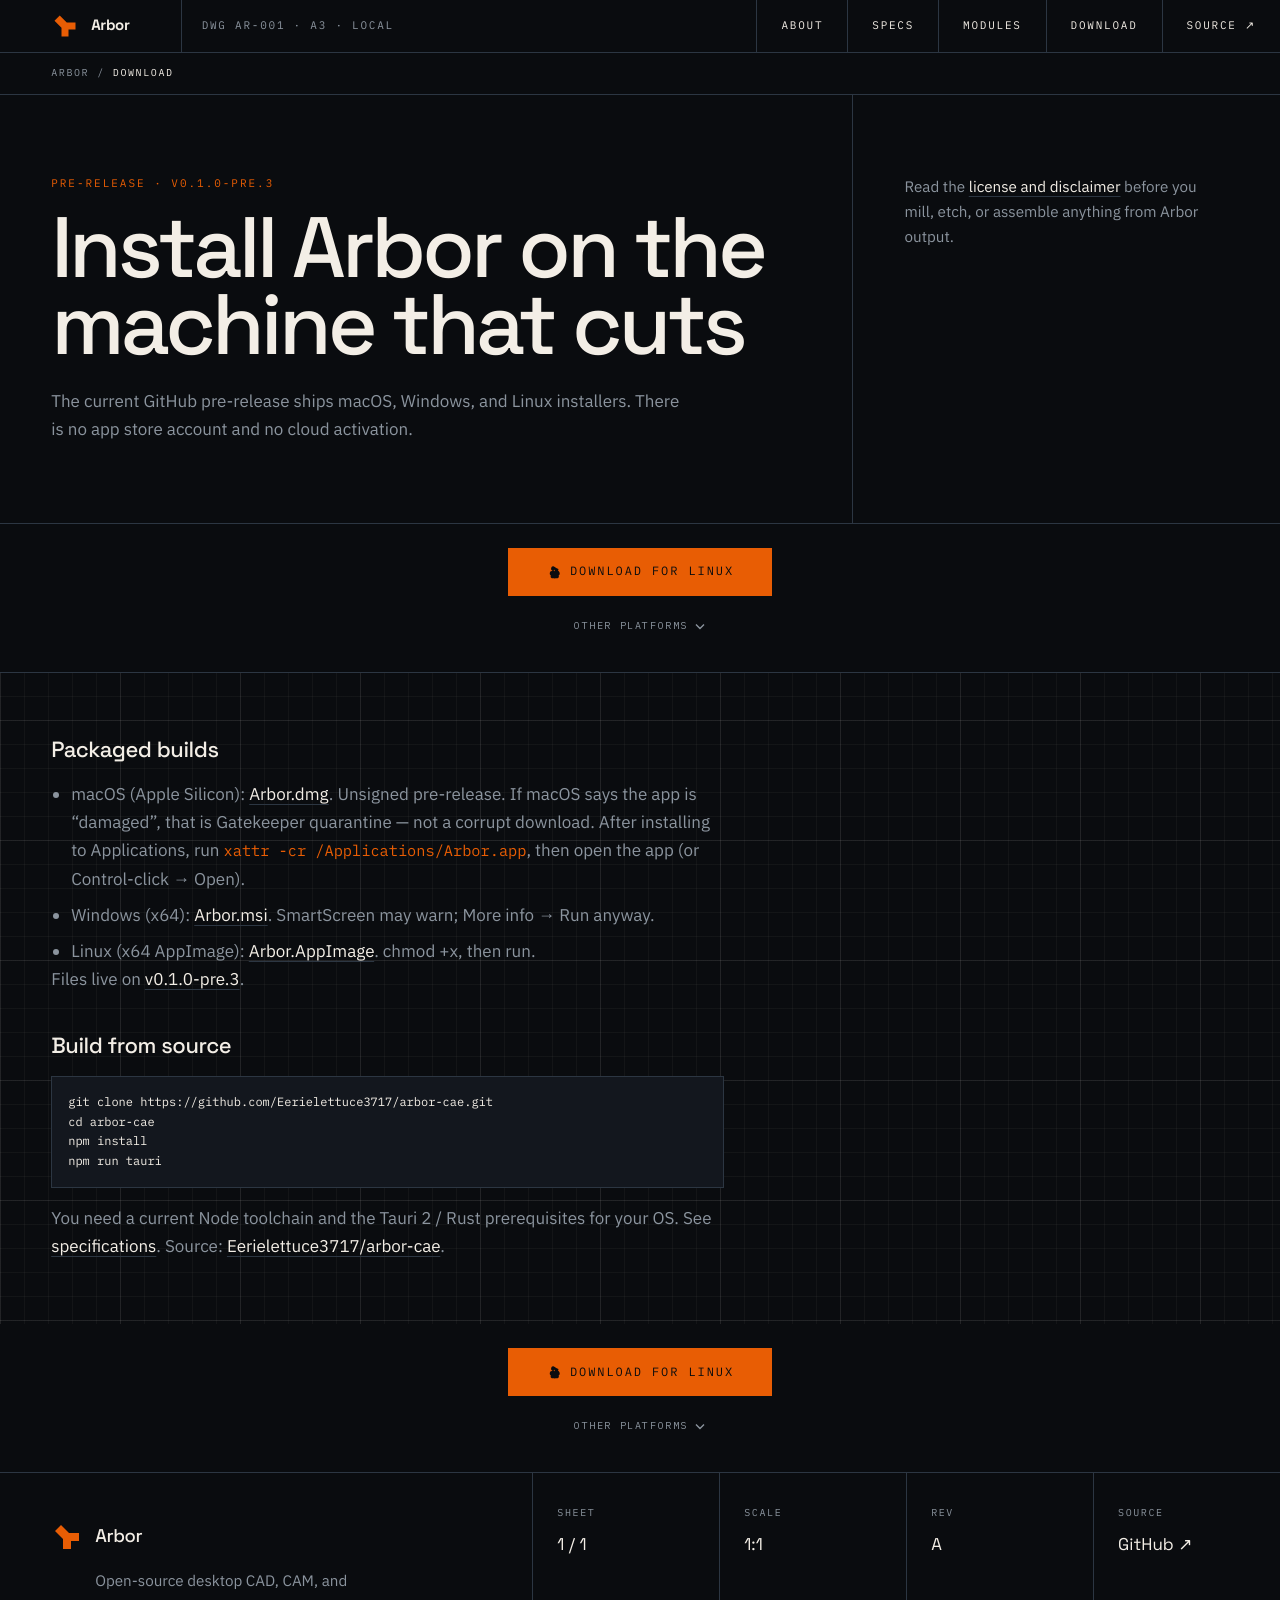
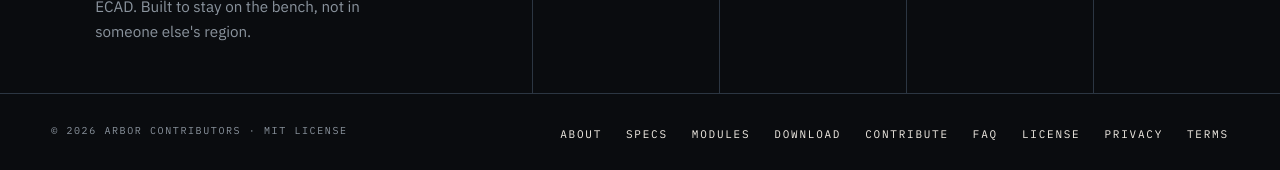
<file: download/index.html>
<!DOCTYPE html><html lang="en" class="space_grotesk_a5d6589-module__4yp5ca__variable ibm_plex_sans_4d51713-module__1B70oG__variable ibm_plex_mono_6f540f3d-module__qVhoCW__variable h-full"><head><meta charSet="utf-8"/><meta name="viewport" content="width=device-width, initial-scale=1"/><link rel="preload" href="/_next/static/media/03fc1b4a8d284b5e-s.p.0wiir8udbzjvx.woff2" as="font" crossorigin="" type="font/woff2"/><link rel="preload" href="/_next/static/media/0c89a48fa5027cee-s.p.2cyn07wtgehh0.woff2" as="font" crossorigin="" type="font/woff2"/><link rel="preload" href="/_next/static/media/99e609270109b47d-s.p.40sczeszzbjw1.woff2" as="font" crossorigin="" type="font/woff2"/><link rel="preload" href="/_next/static/media/effe91970fc4db64-s.p.0oace-s_gkfks.woff2" as="font" crossorigin="" type="font/woff2"/><link rel="stylesheet" href="/_next/static/chunks/1h094hydu4tsb.css" data-precedence="next"/><link rel="preload" as="script" fetchPriority="low" href="/_next/static/chunks/310vm2bl3xxpt.js"/><script src="/_next/static/chunks/19mx3mg6lkumu.js" async=""></script><script src="/_next/static/chunks/1p7li1wqvkk1y.js" async=""></script><script src="/_next/static/chunks/344n2zhqbh4pn.js" async=""></script><script src="/_next/static/chunks/turbopack-2m33ne6tca48e.js" async=""></script><script src="/_next/static/chunks/3fntmmi971322.js" async=""></script><script src="/_next/static/chunks/1m5wsimt2jtmr.js" async=""></script><script src="/_next/static/chunks/2t-ct70y0w6h1.js" async=""></script><title>Download Arbor — macOS, Windows, and Linux pre-release</title><meta name="description" content="Download Arbor v0.1.0-pre.3 for macOS, Windows, or Linux from GitHub Releases, or clone arbor-cae and compile the Tauri desktop app yourself."/><meta name="application-name" content="Arbor"/><meta name="author" content="Arbor Contributors"/><meta name="keywords" content="CAD,CAM,ECAD,OpenCASCADE,local-first,parametric modeling,Gerber,open source CAD"/><meta name="creator" content="Arbor Contributors"/><meta name="publisher" content="Arbor Contributors"/><meta name="robots" content="index, follow"/><meta name="category" content="CAD"/><link rel="canonical" href="https://arbor-cae.github.io/download/"/><meta name="google-site-verification" content="_jv1ortqoo-qGdnsLPO1WUezP-NAAabIfEEEXI_-hUo"/><meta name="google-site-verification" content="GGYs_DeEPOpFRg5tGALcPWca2tFZg6pn1_dV42sA9bI"/><meta property="og:title" content="Download Arbor — macOS, Windows, and Linux pre-release"/><meta property="og:description" content="Download Arbor v0.1.0-pre.3 for macOS, Windows, or Linux from GitHub Releases, or clone arbor-cae and compile the Tauri desktop app yourself."/><meta property="og:url" content="https://arbor-cae.github.io/download/"/><meta property="og:site_name" content="Arbor"/><meta property="og:locale" content="en_US"/><meta property="og:image" content="https://arbor-cae.github.io/og.png"/><meta property="og:image:width" content="1200"/><meta property="og:image:height" content="630"/><meta property="og:image:alt" content="Arbor — parametric CAD, native ECAD, zero cloud"/><meta property="og:type" content="website"/><meta name="twitter:card" content="summary_large_image"/><meta name="twitter:title" content="Download Arbor — macOS, Windows, and Linux pre-release"/><meta name="twitter:description" content="Download Arbor v0.1.0-pre.3 for macOS, Windows, or Linux from GitHub Releases, or clone arbor-cae and compile the Tauri desktop app yourself."/><meta name="twitter:image" content="https://arbor-cae.github.io/og.png"/><link rel="shortcut icon" href="/icon.svg"/><link rel="icon" href="/favicon.ico?favicon.2vob68tjqpejf.ico" sizes="256x256" type="image/x-icon"/><link rel="icon" href="/icon.svg" type="image/svg+xml"/><link rel="apple-touch-icon" href="/apple-touch-icon.png"/><meta name="next-size-adjust" content=""/><script src="/_next/static/chunks/0cz1d0mv5g_q7.js" noModule=""></script></head><body class="min-h-full bg-ink text-paper font-sans antialiased"><div hidden=""><!--$--><!--/$--></div><script type="application/ld+json">{"@context":"https://schema.org","@graph":[{"@type":"WebSite","@id":"https://arbor-cae.github.io/#website","url":"https://arbor-cae.github.io/","name":"Arbor","description":"Open-source local-first desktop CAD, CAM, and ECAD. OpenCASCADE solids, SQLite versioning, Gerber out.","inLanguage":"en-US","publisher":{"@id":"https://arbor-cae.github.io/#org"}},{"@type":"Organization","@id":"https://arbor-cae.github.io/#org","name":"Arbor Contributors","url":"https://arbor-cae.github.io/","logo":{"@type":"ImageObject","url":"https://arbor-cae.github.io/icon.svg"},"sameAs":["https://github.com/Eerielettuce3717/arbor-cae"],"email":"varun.m.ganti@gmail.com"},{"@type":"SoftwareApplication","@id":"https://arbor-cae.github.io/#app","name":"Arbor","applicationCategory":"DesignApplication","applicationSubCategory":"CAD","operatingSystem":"macOS, Windows, Linux","license":"https://opensource.org/licenses/MIT","url":"https://arbor-cae.github.io/","image":"https://arbor-cae.github.io/og.png","offers":{"@type":"Offer","price":"0","priceCurrency":"USD"},"author":{"@id":"https://arbor-cae.github.io/#org"},"codeRepository":"https://github.com/Eerielettuce3717/arbor-cae","downloadUrl":"https://arbor-cae.github.io/download/"},{"@type":["LocalBusiness","ProfessionalService"],"@id":"https://arbor-cae.github.io/#business","name":"Arbor","url":"https://arbor-cae.github.io/","image":"https://arbor-cae.github.io/og.png","logo":"https://arbor-cae.github.io/icon.svg","priceRange":"Free","currenciesAccepted":"USD","paymentAccepted":"None — MIT licensed software","areaServed":{"@type":"Place","name":"Worldwide"},"address":{"@type":"PostalAddress","addressRegion":"CA","addressCountry":"US"},"parentOrganization":{"@id":"https://arbor-cae.github.io/#org"},"sameAs":["https://github.com/Eerielettuce3717/arbor-cae"]}]}</script><div class="sheet-grid min-h-full"><a href="#main" class="skip-link">Skip to content</a><header class="sticky top-0 z-40 border-b border-rule bg-ink"><div class="mx-auto flex max-w-sheet items-stretch"><a class="inline-flex items-center gap-3 min-h-11 items-center border-r border-rule px-[var(--gutter)] py-3 hover:text-signal" href="/"><svg class="h-7 w-7 shrink-0" viewBox="0 0 32 32" aria-hidden="true" fill="none"><rect width="32" height="32" fill="#0A0C0F"></rect><path fill="#E85D04" d="M20 12h8v8h-8v8h-8V18L4 10l6-6 8 8h2z"></path></svg><span class="font-display text-[15px] font-bold tracking-tight text-paper">Arbor</span></a><p class="hidden flex-1 items-center px-5 font-mono text-[11px] uppercase tracking-[0.16em] text-mute md:flex">DWG AR-001 · A3 · LOCAL</p><nav aria-label="Main" class="ml-auto hidden items-stretch md:flex"><a class="flex min-h-11 items-center border-l border-rule px-6 font-mono text-[11px] uppercase tracking-[0.16em] text-paper transition-colors hover:bg-panel hover:text-signal" href="/about/">About</a><a class="flex min-h-11 items-center border-l border-rule px-6 font-mono text-[11px] uppercase tracking-[0.16em] text-paper transition-colors hover:bg-panel hover:text-signal" href="/specs/">Specs</a><a class="flex min-h-11 items-center border-l border-rule px-6 font-mono text-[11px] uppercase tracking-[0.16em] text-paper transition-colors hover:bg-panel hover:text-signal" href="/modules/">Modules</a><a class="flex min-h-11 items-center border-l border-rule px-6 font-mono text-[11px] uppercase tracking-[0.16em] text-paper transition-colors hover:bg-panel hover:text-signal" href="/download/">Download</a><a href="https://github.com/Eerielettuce3717/arbor-cae" target="_blank" rel="noreferrer" class="flex min-h-11 items-center border-l border-rule px-6 font-mono text-[11px] uppercase tracking-[0.16em] text-paper transition-colors hover:bg-panel hover:text-signal">Source ↗</a></nav><button type="button" class="ml-auto flex min-h-11 min-w-11 items-center justify-center border-l border-rule px-4 md:hidden" aria-expanded="false" aria-controls="mobile-nav"><span class="sr-only">Open menu</span><span aria-hidden="true" class="font-mono text-xs tracking-[0.14em] text-paper">MENU</span></button></div></header><script type="application/ld+json">{"@context":"https://schema.org","@type":"BreadcrumbList","itemListElement":[{"@type":"ListItem","position":1,"name":"Arbor","item":"https://arbor-cae.github.io/"},{"@type":"ListItem","position":2,"name":"Download","item":"https://arbor-cae.github.io/download/"}]}</script><nav aria-label="Breadcrumb" class="border-b border-rule bg-ink"><ol class="mx-auto flex max-w-sheet flex-wrap items-center gap-2 px-[var(--gutter)] py-3 font-mono text-[10px] uppercase tracking-[0.16em] text-mute"><li class="flex items-center gap-2"><a class="hover:text-signal" href="/">Arbor</a></li><li class="flex items-center gap-2"><span aria-hidden="true"> / </span><span class="text-paper" aria-current="page">Download</span></li></ol></nav><main id="main"><header class="border-b border-rule bg-ink"><div class="mx-auto grid max-w-sheet lg:grid-cols-12"><div class="px-[var(--gutter)] py-12 sm:py-16 lg:col-span-8 lg:border-r lg:border-rule lg:py-20"><p class="font-mono text-[11px] uppercase tracking-[0.18em] text-signal">Pre-release · v0.1.0-pre.3</p><h1 class="mt-4 font-display text-h2 text-paper sm:text-display">Install Arbor on the machine that cuts</h1><p class="mt-6 max-w-[62ch] text-body text-mute">The current GitHub pre-release ships macOS, Windows, and Linux installers. There is no app store account and no cloud activation.</p></div><aside class="px-[var(--gutter)] py-10 lg:col-span-4 lg:py-20"><p class="text-[0.95rem] text-mute">Read the<!-- --> <a class="text-paper underline decoration-rule underline-offset-4 hover:text-signal" href="/license/">license and disclaimer</a> <!-- -->before you mill, etch, or assemble anything from Arbor output.</p></aside></div></header><div class="relative z-30 flex justify-center border-b border-rule bg-ink px-[var(--gutter)] py-5 sm:py-6"><div class="relative flex flex-col items-center gap-2"><a href="https://github.com/Eerielettuce3717/arbor-cae/releases/tag/v0.1.0-pre.3" class="inline-flex min-h-12 min-w-[16.5rem] items-center justify-center gap-2.5 bg-signal px-8 font-mono text-[12px] uppercase tracking-[0.16em] text-ink hover:bg-paper"><svg viewBox="0 0 16 16" class="h-3.5 w-3.5" aria-hidden="true" fill="none"><rect x="2.5" y="3.5" width="11" height="9" stroke="currentColor" stroke-width="1.3"></rect><path d="M2.5 6.5h11" stroke="currentColor" stroke-width="1.3"></path></svg>Pre-release</a><button type="button" aria-expanded="false" aria-controls="_R_18lubtb_" class="inline-flex min-h-11 items-center gap-1.5 font-mono text-[10px] uppercase tracking-[0.16em] text-mute hover:text-paper">Other platforms<svg viewBox="0 0 12 12" class="h-3 w-3 " aria-hidden="true" fill="none"><path d="M2 4.5 L6 8.5 L10 4.5" stroke="currentColor" stroke-width="1.4" stroke-linejoin="miter"></path></svg></button></div></div><article class="mx-auto max-w-sheet px-[var(--gutter)] py-12 lg:py-16"><div class="legal-prose max-w-[66ch] space-y-4 text-mute"><h2 class="font-display text-h3 text-paper">Packaged builds</h2><ul class="list-disc space-y-2 pl-5"><li>macOS (Apple Silicon):<!-- --> <a href="https://github.com/Eerielettuce3717/arbor-cae/releases/download/v0.1.0-pre.3/Arbor.dmg" target="_blank" rel="noreferrer" class="text-paper underline decoration-rule underline-offset-4 hover:text-signal">Arbor.dmg</a>. Unsigned pre-release. If macOS says the app is “damaged”, that is Gatekeeper quarantine — not a corrupt download. After installing to Applications, run<!-- --> <code class="font-mono text-[0.9em] text-signal">xattr -cr /Applications/Arbor.app</code>, then open the app (or Control-click → Open).</li><li>Windows (x64):<!-- --> <a href="https://github.com/Eerielettuce3717/arbor-cae/releases/download/v0.1.0-pre.3/Arbor.msi" target="_blank" rel="noreferrer" class="text-paper underline decoration-rule underline-offset-4 hover:text-signal">Arbor.msi</a>. SmartScreen may warn; More info → Run anyway.</li><li>Linux (x64 AppImage):<!-- --> <a href="https://github.com/Eerielettuce3717/arbor-cae/releases/download/v0.1.0-pre.3/Arbor.AppImage" target="_blank" rel="noreferrer" class="text-paper underline decoration-rule underline-offset-4 hover:text-signal">Arbor.AppImage</a>. chmod +x, then run.</li></ul><p>Files live on<!-- --> <a href="https://github.com/Eerielettuce3717/arbor-cae/releases/tag/v0.1.0-pre.3" target="_blank" rel="noreferrer" class="text-paper underline decoration-rule underline-offset-4 hover:text-signal">v0.1.0-pre.3</a>.</p><h2 class="mt-10 font-display text-h3 text-paper">Build from source</h2><pre class="overflow-x-auto border border-rule bg-panel p-4 font-mono text-[12px] leading-relaxed text-paper">git clone https://github.com/Eerielettuce3717/arbor-cae.git
cd arbor-cae
npm install
npm run tauri</pre><p>You need a current Node toolchain and the Tauri 2 / Rust prerequisites for your OS. See<!-- --> <a class="text-paper underline decoration-rule underline-offset-4 hover:text-signal" href="/specs/">specifications</a>. Source:<!-- --> <a href="https://github.com/Eerielettuce3717/arbor-cae" target="_blank" rel="noreferrer" class="text-paper underline decoration-rule underline-offset-4 hover:text-signal">Eerielettuce3717/arbor-cae</a>.</p></div></article></main><footer class="bg-ink"><div class="relative z-30 flex justify-center border-b border-rule bg-ink px-[var(--gutter)] py-5 sm:py-6"><div class="relative flex flex-col items-center gap-2"><a href="https://github.com/Eerielettuce3717/arbor-cae/releases/tag/v0.1.0-pre.3" class="inline-flex min-h-12 min-w-[16.5rem] items-center justify-center gap-2.5 bg-signal px-8 font-mono text-[12px] uppercase tracking-[0.16em] text-ink hover:bg-paper"><svg viewBox="0 0 16 16" class="h-3.5 w-3.5" aria-hidden="true" fill="none"><rect x="2.5" y="3.5" width="11" height="9" stroke="currentColor" stroke-width="1.3"></rect><path d="M2.5 6.5h11" stroke="currentColor" stroke-width="1.3"></path></svg>Pre-release</a><button type="button" aria-expanded="false" aria-controls="_R_qlubtb_" class="inline-flex min-h-11 items-center gap-1.5 font-mono text-[10px] uppercase tracking-[0.16em] text-mute hover:text-paper">Other platforms<svg viewBox="0 0 12 12" class="h-3 w-3 " aria-hidden="true" fill="none"><path d="M2 4.5 L6 8.5 L10 4.5" stroke="currentColor" stroke-width="1.4" stroke-linejoin="miter"></path></svg></button></div></div><div class="mx-auto grid max-w-sheet lg:grid-cols-12"><div class="flex items-start gap-3 border-b border-rule px-[var(--gutter)] py-10 lg:col-span-5 lg:border-b-0 lg:border-r lg:py-12"><div><a class="inline-flex items-center gap-3 " href="/"><svg class="h-8 w-8 shrink-0" viewBox="0 0 32 32" aria-hidden="true" fill="none"><rect width="32" height="32" fill="#0A0C0F"></rect><path fill="#E85D04" d="M20 12h8v8h-8v8h-8V18L4 10l6-6 8 8h2z"></path></svg><span class="font-display text-[1.15rem] font-medium tracking-[-0.02em] text-paper">Arbor</span></a><p class="mt-2 max-w-[34ch] pl-11 text-[0.95rem] text-mute">Open-source desktop CAD, CAM, and ECAD. Built to stay on the bench, not in someone else&#x27;s region.</p></div></div><div class="grid grid-cols-2 gap-px bg-rule sm:grid-cols-4 lg:col-span-7"><div class="bg-ink px-[var(--gutter)] py-8 sm:px-6"><p class="font-mono text-[10px] uppercase tracking-[0.16em] text-mute">Sheet</p><p class="mt-2 font-display text-paper">1 / 1</p></div><div class="bg-ink px-[var(--gutter)] py-8 sm:px-6"><p class="font-mono text-[10px] uppercase tracking-[0.16em] text-mute">Scale</p><p class="mt-2 font-display text-paper">1:1</p></div><div class="bg-ink px-[var(--gutter)] py-8 sm:px-6"><p class="font-mono text-[10px] uppercase tracking-[0.16em] text-mute">Rev</p><p class="mt-2 font-display text-paper">A</p></div><a href="https://github.com/Eerielettuce3717/arbor-cae" target="_blank" rel="noreferrer" class="bg-ink px-[var(--gutter)] py-8 hover:bg-panel sm:px-6"><p class="font-mono text-[10px] uppercase tracking-[0.16em] text-mute">Source</p><p class="mt-2 font-display text-paper">GitHub ↗</p></a></div></div><nav aria-label="Site" class="border-t border-rule"><div class="mx-auto flex max-w-sheet flex-col gap-4 px-[var(--gutter)] py-6 sm:flex-row sm:items-center sm:justify-between"><p class="font-mono text-[10px] uppercase tracking-[0.16em] text-mute">© 2026 Arbor Contributors · MIT License</p><ul class="flex flex-wrap items-center gap-x-6 gap-y-2"><li><a class="font-mono text-[11px] uppercase tracking-[0.16em] text-paper hover:text-signal" href="/about/">About</a></li><li><a class="font-mono text-[11px] uppercase tracking-[0.16em] text-paper hover:text-signal" href="/specs/">Specs</a></li><li><a class="font-mono text-[11px] uppercase tracking-[0.16em] text-paper hover:text-signal" href="/modules/">Modules</a></li><li><a class="font-mono text-[11px] uppercase tracking-[0.16em] text-paper hover:text-signal" href="/download/">Download</a></li><li><a class="font-mono text-[11px] uppercase tracking-[0.16em] text-paper hover:text-signal" href="/contribute/">Contribute</a></li><li><a class="font-mono text-[11px] uppercase tracking-[0.16em] text-paper hover:text-signal" href="/faq/">FAQ</a></li><li><a class="font-mono text-[11px] uppercase tracking-[0.16em] text-paper hover:text-signal" href="/license/">License</a></li><li><a class="font-mono text-[11px] uppercase tracking-[0.16em] text-paper hover:text-signal" href="/privacy-policy/">Privacy</a></li><li><a class="font-mono text-[11px] uppercase tracking-[0.16em] text-paper hover:text-signal" href="/terms-of-service/">Terms</a></li></ul></div></nav></footer></div><!--$--><!--/$--><script src="/_next/static/chunks/310vm2bl3xxpt.js" id="_R_" async=""></script><script>(self.__next_f=self.__next_f||[]).push([0])</script><script>self.__next_f.push([1,"1:\"$Sreact.fragment\"\n3:I[39756,[\"/_next/static/chunks/3fntmmi971322.js\"],\"default\"]\n4:I[37457,[\"/_next/static/chunks/3fntmmi971322.js\"],\"default\"]\n5:I[52255,[\"/_next/static/chunks/3fntmmi971322.js\",\"/_next/static/chunks/1m5wsimt2jtmr.js\"],\"NativeLinkProvider\"]\n6:I[9616,[\"/_next/static/chunks/3fntmmi971322.js\",\"/_next/static/chunks/1m5wsimt2jtmr.js\"],\"SiteHeader\"]\n7:I[39933,[\"/_next/static/chunks/3fntmmi971322.js\",\"/_next/static/chunks/2t-ct70y0w6h1.js\"],\"ForceReloadLinks\"]\n8:I[52255,[\"/_next/static/chunks/3fntmmi971322.js\",\"/_next/static/chunks/1m5wsimt2jtmr.js\"],\"AppLink\"]\n10:I[68027,[\"/_next/static/chunks/3fntmmi971322.js\"],\"default\",1]\n:HL[\"/_next/static/chunks/1h094hydu4tsb.css\",\"style\"]\n:HL[\"/_next/static/media/03fc1b4a8d284b5e-s.p.0wiir8udbzjvx.woff2\",\"font\",{\"crossOrigin\":\"\",\"type\":\"font/woff2\"}]\n:HL[\"/_next/static/media/0c89a48fa5027cee-s.p.2cyn07wtgehh0.woff2\",\"font\",{\"crossOrigin\":\"\",\"type\":\"font/woff2\"}]\n:HL[\"/_next/static/media/99e609270109b47d-s.p.40sczeszzbjw1.woff2\",\"font\",{\"crossOrigin\":\"\",\"type\":\"font/woff2\"}]\n:HL[\"/_next/static/media/effe91970fc4db64-s.p.0oace-s_gkfks.woff2\",\"font\",{\"crossOrigin\":\"\",\"type\":\"font/woff2\"}]\n2:T712,{\"@context\":\"https://schema.org\",\"@graph\":[{\"@type\":\"WebSite\",\"@id\":\"https://arbor-cae.github.io/#website\",\"url\":\"https://arbor-cae.github.io/\",\"name\":\"Arbor\",\"description\":\"Open-source local-first desktop CAD, CAM, and ECAD. OpenCASCADE solids, SQLite versioning, Gerber out.\",\"inLanguage\":\"en-US\",\"publisher\":{\"@id\":\"https://arbor-cae.github.io/#org\"}},{\"@type\":\"Organization\",\"@id\":\"https://arbor-cae.github.io/#org\",\"name\":\"Arbor Contributors\",\"url\":\"https://arbor-cae.github.io/\",\"logo\":{\"@type\":\"ImageObject\",\"url\":\"https://arbor-cae.github.io/icon.svg\"},\"sameAs\":[\"https://github.com/Eerielettuce3717/arbor-cae\"],\"email\":\"varun.m.ganti@gmail.com\"},{\"@type\":\"SoftwareApplication\",\"@id\":\"https://arbor-cae.github.io/#app\",\"name\":\"Arbor\",\"applicationCategory\":\"DesignApplication\",\"applicationSubCategory\":\"CAD\",\"operatingSystem\":\"macOS, Windows, Linux\",\"license\":\"https://opensource.org/licenses/MIT\",\"url\":\"https://arbor-cae.github.io/\",\"image\":\"https://arbor-cae.github.io/og.png\",\"offers\":{\"@type\":\"Offer\",\"price\":\"0\",\"priceCurrency\":\"USD\"},\"author\":{\"@id\":\"https://arbor-cae.github.io/#org\"},\"codeRepository\":\"https://github.com/Eerielettuce3717/arbor-cae\",\"downloadUrl\":\"https://arbor-cae.github.io/download/\"},{\"@type\":[\"LocalBusiness\",\"ProfessionalService\"],\"@id\":\"https://arbor-cae.github.io/#business\",\"name\":\"Arbor\",\"url\":\"https://arbor-cae.github.io/\",\"image\":\"https://arbor-cae.github.io/og.png\",\"logo\":\"https://arbor-cae.github.io/icon.svg\",\"priceRange\":\"Free\",\"currenciesAccepted\":\"USD\",\"paymentAccepted\":\"None — MIT licensed software\",\"areaServed\":{\"@type\":\"Place\",\"name\":\"Worldwide\"},\"address\":{\"@type\":\"PostalAddress\",\"addressRegion\":\"CA\",\"addressCountry\":\"US\"},\"parentOrganization\":{\"@id\":\"https://arbor-cae.github.io/#org\"},\"sameAs\":[\"https://github.com/Eerielettuce3717/arbor-cae\"]}]}e:X\n0:{\"P\":null,\"c\":[\"\",\"download\",\"\"],\"q\":\"\",\"i\":false,\"f\":[[[\"\",{\"children\":[\"download\",{\"children\":[\"__PAGE__\",{},\"$undefined\",\"$undefined\",4608]},\"$undefined\",\"$undefined\",4608]},\"$undefined\",\"$undefined\",4624],[[\"$\",\"$1\",\"c\",{\"children\":[[[\"$\",\"link\",\"0\",{\"rel\":\"stylesheet\",\"href\":\"/_next/static/chunks/1h094hydu4tsb.css\",\"precedence\":\"next\",\"crossOrigin\":\"$undefined\",\"nonce\":\"$undefined\"}],[\"$\",\"script\",\"script-0\",{\"src\":\"/_next/static/chunks/3fntmmi971322.js\",\"async\":true,\"nonce\":\"$undefined\"}]],[\"$\",\"html\",null,{\"lang\":\"en\",\"className\":\"space_grotesk_a5d6589-module__4yp5ca__variable ibm_plex_sans_4d51713-module__1B70oG__variable ibm_plex_mono_6f540f3d-module__qVhoCW__variable h-full\",\"children\":[\"$\",\"body\",null,{\"className\":\"min-h-full bg-ink text-paper font-sans antialiased\",\"children\":[[\"$\",\"script\",null,{\"type\":\"application/ld+json\",\"dangerouslySetInnerHTML\":{\"__html\":\"$2\"}}],[\"$\",\"$L3\",null,{\"parallelRouterKey\":\"children\",\"error\":\"$undefined\",\"errorStyles\":\"$undefined\",\"errorScripts\":\"$undefined\",\"template\":[\"$\",\"$L4\",null,{}],\"templateStyles\":\"$undefined\",\"templateScripts\":\"$undefined\",\"notFound\":[[\"$\",\"$L5\",null,{\"native\":true,\"children\":[\"$\",\"div\",null,{\"className\":\"sheet-grid min-h-full\",\"children\":[[\"$\",\"a\",null,{\"href\":\"#main\",\"className\":\"skip-link\",\"children\":\"Skip to content\"}],[\"$\",\"$L6\",null,{}],null,[[\"$\",\"$L7\",null,{}],[\"$\",\"main\",null,{\"id\":\"main\",\"children\":[\"$\",\"header\",null,{\"className\":\"border-b border-rule bg-ink\",\"children\":[\"$\",\"div\",null,{\"className\":\"mx-auto max-w-sheet px-[var(--gutter)] py-16 sm:py-24\",\"children\":[[\"$\",\"p\",null,{\"className\":\"font-mono text-[11px] uppercase tracking-[0.18em] text-signal\",\"children\":\"HTTP 404\"}],[\"$\",\"h1\",null,{\"className\":\"mt-4 font-display text-h2 text-paper sm:text-display\",\"children\":\"This sheet is not in the set\"}],[\"$\",\"p\",null,{\"className\":\"mt-6 max-w-[46ch] text-body text-mute\",\"children\":\"No document exists at this path. The drawing list is home, about, specs, modules, download, contribute, FAQ, and license.\"}],[\"$\",\"div\",null,{\"className\":\"mt-10 flex flex-wrap gap-3\",\"children\":[[\"$\",\"$L8\",null,{\"href\":\"/\",\"className\":\"inline-flex min-h-11 items-center border border-rule px-6 font-mono text-[11px] uppercase tracking-[0.16em] text-paper hover:border-paper\",\"children\":\"Return home\"}],\"$L9\",\"$La\"]}]]}]}]}]],\"$Lb\"]}]}],[]],\"forbidden\":\"$undefined\",\"unauthorized\":\"$undefined\"}]]}]}]]}],{\"children\":[\"$Lc\",{\"children\":[\"$Ld\",{},null,false,null]},null,false,\"$e\"]},null,false,null],\"$Lf\",false]],\"m\":\"$undefined\",\"G\":[\"$10\",[\"$L11\"]],\"S\":true,\"h\":null,\"r\":\"$undefined\",\"s\":\"$undefined\",\"a\":\"$undefined\",\"l\":\"$undefined\",\"p\":\"$undefined\",\"d\":\"$undefined\",\"b\":\"U22e6JMv6ZFKFQ46NjlO5\"}\n12:I[56332,[\"/_next/static/chunks/3fntmmi971322.js\",\"/_next/static/chunks/1m5wsimt2jtmr.js\"],\"DownloadStrip\"]\n1b:I[97367,[\"/_next/static/chunks/3fntmmi971322.js\"],\"ViewportBoundary\"]\n1d:I[97367,[\"/_next/static/chunks/3fntmmi971322.js\"],\"MetadataBoundary\"]\n1e:\"$Sreact.suspense\"\n9:[\"$\",\"$L8\",null,{\"href\":\"/specs/\",\"className\":\"inline-flex min-h-11 items-center border border-rule px-6 font-mono text-[11px] uppercase tracking-[0.16em] text-paper hover:border-paper\",\"children\":\"Open specs\"}]\na:[\"$\",\"$L8\",null,{\"href\":\"/faq/\",\"className\":\"inline-flex min-h-11 items-center border border-rule px-6 font-mono text-[11px] uppercase tracking-[0.16em] text-paper hover:border-paper\",\"children\":\"Read FAQ\"}]\nb:[\"$\",\"footer\",null,{\"className\":\"bg-ink\",\"children\":[[\"$\",\"$L12\",null,{}],[\"$\",\"div\",null,{\"className\":\"mx-auto grid max-w-sheet lg:grid-cols-12\",\"children\":[[\"$\",\"div\",null,{\"className\":\"flex items-start gap-3 border-b border-rule px-[var(--gutter)] py-10 lg:col-span-5 lg:border-b-0 lg:border-r lg:py-12\",\"children\":[\"$\",\"div\",null,{\"children\":[[\"$\",\"$L8\",null,{\"href\":\"/\",\"className\":\"inline-flex items-center gap-3 \",\"children\":[[\"$\",\"svg\",null,{\"className\":\"h-8 w-8 shrink-0\",\"viewBox\":\"0 0 32 32\",\"role\":\"$undefined\",\"aria-hidden\":true,\"aria-label\":\"$undefined\",\"fill\":\"none\",\"children\":[[\"$\",\"rect\",null,{\"width\":\"32\",\"height\":\"32\",\"fill\":\"#0A0C0F\"}],[\"$\",\"path\",null,{\"fill\":\"#E85D04\",\"d\":\"M20 12h8v8h-8v8h-8V18L4 10l6-6 8 8h2z\"}]]}],[\"$\",\"span\",null,{\"className\":\"font-display text-[1.15rem] font-medium tracking-[-0.02em] text-paper\",\"children\":\"Arbor\"}]]}],[\"$\",\"p\",null,{\"className\":\"mt-2 max-w-[34ch] pl-11 text-[0.95rem] text-mute\",\"children\":\"Open-source desktop CAD, CAM, and ECAD. Built to stay on the bench, not in someone else's region.\"}]]}]}],[\"$\",\"div\",null,{\"className\":\"grid grid-cols-2 gap-px bg-rule sm:grid-cols-4 lg:col-span-7\",\"children\":[[\"$\",\"div\",null,{\"className\":\"bg-ink px-[var(--gutter)] py-8 sm:px-6\",\"children\":[[\"$\",\"p\",null,{\"className\":\"font-mono text-[10px] uppercase tracking-[0.16em] text-mute\",\"children\":\"Sheet\"}],[\"$\",\"p\",null,{\"className\":\"mt-2 font-display text-paper\",\"children\":\"1 / 1\"}]]}],[\"$\",\"div\",null,{\"className\":\"bg-ink px-[var(--gutter)] py-8 sm:px-6\",\"children\":[[\"$\",\"p\",null,{\"className\":\"font-mono text-[10px] uppercase tracking-[0.16em] text-mute\",\"children\":\"Scale\"}],[\"$\",\"p\",null,{\"className\":\"mt-2 font-display text-paper\",\"children\":\"1:1\"}]]}],[\"$\",\"div\",null,{\"className\":\"bg-ink px-[var(--gutter)] py-8 sm:px-6\",\"children\":[[\"$\",\"p\",null,{\"className\":\"font-mono text-[10px] uppercase tracking-[0.16em] text-mute\",\"children\":\"Rev\"}],[\"$\",\"p\",null,{\"className\":\"mt-2 font-display text-paper\",\"children\":\"A\"}]]}],[\"$\",\"a\",null,{\"href\":\"https://github.com/Eerielettuce3717/arbor-cae\",\"target\":\"_blank\",\"rel\":\"noreferrer\",\"className\":\"bg-ink px-[var(--gutter)] py-8 hover:bg-panel sm:px-6\",\"children\":[[\"$\",\"p\",null,{\"className\":\"font-mono text-[10px] uppercase tracking-[0.16em] text-mute\",\"children\":\"Source\"}],[\"$\",\"p\",null,{\"className\":\"mt-2 font-display text-paper\",\"children\":\"GitHub ↗\"}]]}]]}]]}],[\"$\",\"nav\",null,{\"aria-label\":\"Site\",\"className\":\"border-t border-rule\",\"children\":[\"$\",\"div\",null,{\"className\":\"mx-auto flex max-w-sheet flex-col gap-4 px-[var(--gutter)] py-6 sm:flex-row sm:items-center sm:justify-between\",\"children\":[[\"$\",\"p\",null,{\"className\":\"font-mono text-[10px] uppercase tracking-[0.16em] text-mute\",\"children\":\"© 2026 Arbor Contributors · MIT License\"}],[\"$\",\"ul\",null,{\"className\":\"flex flex-wrap items-center gap-x-6 gap-y-2\",\"children\":[[\"$\",\"li\",\"/about/\",{\"children\":[\"$\",\"$L8\",null,{\"href\":\"/about/\",\"className\":\"font-mono text-[11px] uppercase tracking-[0.16em] text-paper hover:text-signal\",\"children\":\"About\"}]}],[\"$\",\"li\",\"/specs/\",{\"children\":[\"$\",\"$L8\",null,{\"href\":\"/specs/\",\"className\":\"font-mono text-[11px] uppercase tracking-[0.16em] text-paper hover:text-signal\",\"children\":\"Specs\"}]}],[\"$\",\"li\",\"/modules/\",{\"children\":[\"$\",\"$L8\",null,{\"href\":\"/modules/\",\"className\":\"font-mono text-[11px] uppercase tracking-[0.16em] text-paper hover:text-signal\",\"children\":\"Modules\"}]}],[\"$\",\"li\",\"/download/\",{\"children\":[\"$\",\"$L8\",null,{\"href\":\"/download/\",\"className\":\"font-mono text-[11px] uppercase tracking-[0.16em] text-paper hover:text-signal\",\"children\":\"Download\"}]}],[\"$\",\"li\",\"/contribute/\",{\"children\":[\"$\",\"$L8\",null,{\"href\":\"/contribute/\",\"className\":\"font-mono text-[11px] uppercase tracking-[0.16em] text-paper hover:text-signal\",\"children\":\"Contribute\"}]}],[\"$\",\"li\",\"/faq/\",{\"children\":[\"$\",\"$L8\",null,{\"href\":\"/faq/\",\"className\":\"font-mono text-[11px] uppercase tracking-[0.16em] text-paper hover:text-signal\",\"children\":\"FAQ\"}]}],[\"$\",\"li\",\"/license/\",{\"children\":[\"$\",\"$L8\",null,{\"href\":\"/license/\",\"className\":\"font-mono text-[11px] uppercase tracking-[0.16em] text-paper hover:text-signal\",\"children\":\"License\"}]}],[\"$\",\"li\",\"/privacy-policy/\",{\"children\":[\"$\",\"$L8\",null,{\"href\":\"/privacy-policy/\",\"className\":\"font-mono text-[11px] uppercase tracking-[0.16em] text-paper hover:text-signal\",\"children\":\"Privacy\"}]}],\"$L13\"]}]]}]}]]}]\nc:[\"$\",\"$1\",\"c\",{\"children\":[null,[\"$\",\"$L3\",null,{\"parallelRouterKey\":\"children\",\"error\":\"$undefined\",\"errorStyles\":\"$undefined\",\"errorScripts\":\"$undefined\",\"template\":[\"$\",\"$L4\",null,{}],\"templateStyles\":\"$undefined\",\"templateScripts\":\"$undefined\",\"notFound\":\"$undefined\",\"forbidden\":\"$undefined\",\"unauthorized\":\"$undefined\"}]]}]\nd:[\"$\",\"$1\",\"c\",{\"children\":[[\"$\",\"$L5\",null,{\"native\":false,\"children\":[\"$\",\"div\",null,{\"className\":\"sheet-grid min-h-full\",\"children\":[[\"$\",\"a\",null,{\"href\":\"#main\",\"className\":\"skip-link\",\"children\":\"Skip to content\"}],[\"$\",\"$L6\",null,{}],[[\"$\",\"script\",null,{\"type\":\"application/ld+json\",\"dangerouslySetInnerHTML\":{\"__html\":\"{\\\"@context\\\":\\\"https://schema.org\\\",\\\"@type\\\":\\\"BreadcrumbList\\\",\\\"itemListElement\\\":[{\\\"@type\\\":\\\"ListItem\\\",\\\"position\\\":1,\\\"name\\\":\\\"Arbor\\\",\\\"item\\\":\\\"https://arbor-cae.github.io/\\\"},{\\\"@type\\\":\\\"ListItem\\\",\\\"position\\\":2,\\\"name\\\":\\\"Download\\\",\\\"item\\\":\\\"https://arbor-cae.github.io/download/\\\"}]}\"}}],[\"$\",\"nav\",null,{\"aria-label\":\"Breadcrumb\",\"className\":\"border-b border-rule bg-ink\",\"children\":[\"$\",\"ol\",null,{\"className\":\"mx-auto flex max-w-sheet flex-wrap items-center gap-2 px-[var(--gutter)] py-3 font-mono text-[10px] uppercase tracking-[0.16em] text-mute\",\"children\":[[\"$\",\"li\",\"/\",{\"className\":\"flex items-center gap-2\",\"children\":[null,[\"$\",\"$L8\",null,{\"href\":\"/\",\"className\":\"hover:text-signal\",\"children\":\"Arbor\"}]]}],[\"$\",\"li\",\"/download/\",{\"className\":\"flex items-center gap-2\",\"children\":[[\"$\",\"span\",null,{\"aria-hidden\":true,\"children\":\" / \"}],[\"$\",\"span\",null,{\"className\":\"text-paper\",\"aria-current\":\"page\",\"children\":\"Download\"}]]}]]}]}]],[\"$\",\"main\",null,{\"id\":\"main\",\"children\":[[\"$\",\"header\",null,{\"className\":\"border-b border-rule bg-ink\",\"children\":[\"$\",\"div\",null,{\"className\":\"mx-auto grid max-w-sheet lg:grid-cols-12\",\"children\":[[\"$\",\"div\",null,{\"className\":\"px-[var(--gutter)] py-12 sm:py-16 lg:col-span-8 lg:border-r lg:border-rule lg:py-20\",\"children\":[[\"$\",\"p\",null,{\"className\":\"font-mono text-[11px] uppercase tracking-[0.18em] text-signal\",\"children\":\"Pre-release · v0.1.0-pre.3\"}],[\"$\",\"h1\",null,{\"className\":\"mt-4 font-display text-h2 text-paper sm:text-display\",\"children\":\"Install Arbor on the machine that cuts\"}],[\"$\",\"p\",null,{\"className\":\"mt-6 max-w-[62ch] text-body text-mute\",\"children\":\"The current GitHub pre-release ships macOS, Windows, and Linux installers. There is no app store account and no cloud activation.\"}]]}],[\"$\",\"aside\",null,{\"className\":\"px-[var(--gutter)] py-10 lg:col-span-4 lg:py-20\",\"children\":[\"$\",\"p\",null,{\"className\":\"text-[0.95rem] text-mute\",\"children\":[\"Read the\",\" \",[\"$\",\"$L8\",null,{\"href\":\"/license/\",\"className\":\"text-paper underline decoration-rule underline-offset-4 hover:text-signal\",\"children\":\"license and disclaimer\"}],\" \",\"before you mill, etch, or assemble anything from Arbor output.\"]}]}]]}]}],[\"$\",\"$L12\",null,{}],[\"$\",\"article\",null,{\"className\":\"mx-auto max-w-sheet px-[var(--gutter)] py-12 lg:py-16\",\"children\":[\"$\",\"div\",null,{\"className\":\"legal-prose max-w-[66ch] space-y-4 text-mute\",\"children\":[[\"$\",\"h2\",null,{\"className\":\"font-display text-h3 text-paper\",\"children\":\"Packaged builds\"}],[\"$\",\"ul\",null,{\"className\":\"list-disc space-y-2 pl-5\",\"children\":[[\"$\",\"li\",null,{\"children\":[\"macOS (Apple Silicon):\",\" \",[\"$\",\"a\",null,{\"href\":\"https://github.com/Eerielettuce3717/arbor-cae/releases/download/v0.1.0-pre.3/Arbor.dmg\",\"target\":\"_blank\",\"rel\":\"noreferrer\",\"className\":\"text-paper underline decoration-rule underline-offset-4 hover:text-signal\",\"children\":\"Arbor.dmg\"}],\". Unsigned pre-release. If macOS says the app is “damaged”, that is Gatekeeper quarantine — not a corrupt download. After installing to Applications, run\",\" \",[\"$\",\"code\",null,{\"className\":\"font-mono text-[0.9em] text-signal\",\"children\":\"xattr -cr /Applications/Arbor.app\"}],\", then open the app (or Control-click → Open).\"]}],[\"$\",\"li\",null,{\"children\":[\"Windows (x64):\",\" \",[\"$\",\"a\",null,{\"href\":\"https://github.com/Eerielettuce3717/arbor-cae/releases/download/v0.1.0-pre.3/Arbor.msi\",\"target\":\"_blank\",\"rel\":\"noreferrer\",\"className\":\"text-paper underline decoration-rule underline-offset-4 hover:text-signal\",\"children\":\"Arbor.msi\"}],\". SmartScreen may warn; More info → Run anyway.\"]}],[\"$\",\"li\",null,{\"children\":[\"Linux (x64 AppImage):\",\" \",[\"$\",\"a\",null,{\"href\":\"https://github.com/Eerielettuce3717/arbor-cae/releases/download/v0.1.0-pre.3/Arbor.AppImage\",\"target\":\"_blank\",\"rel\":\"noreferrer\",\"className\":\"text-paper underline decoration-rule underline-offset-4 hover:text-signal\",\"children\":\"Arbor.AppImage\"}],\". chmod +x, then run.\"]}]]}],\"$L14\",\"$L15\",\"$L16\",\"$L17\"]}]}]]}],\"$L18\"]}]}],[\"$L19\"],\"$L1a\"]}]\nf:[\"$\",\"$1\",\"h\",{\"children\":[null,[\"$\",\"$L1b\",null,{\"children\":\"$L1c\"}],[\"$\",\"div\",null,{\"hidden\":true,\"children\":[\"$\",\"$L1d\",null,{\"children\":[\"$\",\"$1e\",null,{\"name\":\"Next.Metadata\",\"children\":\"$L1f\"}]}]}],[\"$\",\"meta\",null,{\"name\":\"next-size-adjust\",\"content\":\"\"}]]}]\n11:[\"$\",\"link\",\"0\",{\"rel\":\"stylesheet\",\"href\":\"/_next/static/chunks/1h094hydu4tsb.css\",\"precedence\":\"next\",\"crossOrigin\":\"$undefined\",\"nonce\":\"$undefined\"}]\n21:I[97367,[\"/_next/static/chunks/3fntmmi971322.js\"],\"OutletBoundary\"]\ne:C\n13:[\"$\",\"li\",\"/terms-of-service/\",{\"children\":[\"$\",\"$L8\",null,{\"href\":\"/terms-of-service/\",\"className\":\"font-mono text-[11px] uppercase tracking-[0.16em] text-paper hover:text-signal\",\"children\":\"Terms\"}]}]\n14:[\"$\",\"p\",null,{\"children\":[\"Files live on\",\" \",[\"$\",\"a\",null,{\"href\":\"https://github.com/Eerielettuce3717/arbor-cae/releases/tag/v0.1.0-pre.3\",\"target\":\"_blank\",\"rel\":\"noreferrer\",\"className\":\"text-paper underline decoration-rule underline-offset-4 hover:text-signal\",\"children\":\"v0.1.0-pre.3\"}],\".\"]}]\n15:[\"$\",\"h2\",null,{\"className\":\"mt-10 font-display text-h3 text-paper\",\"children\":\"Build from source\"}]\n16:[\"$\",\"pre\",null,{\"className\":\"overflow-x-auto border border-rule bg-panel p-4 font-mono text-[12px] leading-relaxed text-paper\",\"children\":\"git clone https://github.com/Eerielettuce3717/arbor-cae.git\\ncd arbor-cae\\nnpm install\\nnpm run tauri\"}]\n17:[\"$\",\"p\",null,{\"children\":[\"You need a current Node toolchain and the Tauri 2 / Rust prerequisites for your OS. See\",\" \",[\"$\",\"$L8\",null,{\"href\":\"/specs/\",\"className\":\"text-paper underline decoration-rule underline-offset-4 hover:text-signal\",\"children\":\"specifications\"}],\". Source:\",\" \",[\"$\",\"a\",null,{\"href\":\"https://github.com/Eerielettuce3717/arbor-cae\",\"target\":\"_blank\",\"rel\":\"noreferrer\",\"className\":\"text-paper underline decoration-rule underline-offset-4 hover:text-signal\",\"children\":\"Eerielettuce3717/arbor-cae\"}],\".\"]}]\n18:[\"$\",\"footer\",null,{\"className\":\"bg-ink\",\"children\":[[\"$\",\"$L12\",null,{}],[\"$\",\"div\",null,{\"className\":\"mx-auto grid max-w-sheet lg:grid-cols-12\",\"children\":[[\"$\",\"div\",null,{\"className\":\"flex items-start gap-3 border-b border-rule px-[var(--gutter)] py-10 lg:col-span-5 lg:border-b-0 lg:border-r lg:py-12\",\"children\":[\"$\",\"div\",null,{\"children\":[[\"$\",\"$L8\",null,{\"href\":\"/\",\"className\":\"inline-flex items-center gap-3 \",\"children\":[[\"$\",\"svg\",null,{\"className\":\"h-8 w-8 shrink-0\",\"viewBox\":\"0 0 32 32\",\"role\":\"$undefined\",\"aria-hidden\":true,\"aria-label\":\"$undefined\",\"fill\":\"none\",\"children\":[[\"$\",\"rect\",null,{\"width\":\"32\",\"height\":\"32\",\"fill\":\"#0A0C0F\"}],[\"$\",\"path\",null,{\"fill\":\"#E85D04\",\"d\":\"M20 12h8v8h-8v8h-8V18L4 10l6-6 8 8h2z\"}]]}],[\"$\",\"span\",null,{\"className\":\"font-display text-[1.15rem] font-medium tracking-[-0.02em] text-paper\",\"children\":\"Arbor\"}]]}],[\"$\",\"p\",null,{\"className\":\"mt-2 max-w-[34ch] pl-11 text-[0.95rem] text-mute\",\"children\":\"Open-source desktop CAD, CAM, and ECAD. Built to stay on the bench, not in someone else's region.\"}]]}]}],[\"$\",\"div\",null,{\"className\":\"grid grid-cols-2 gap-px bg-rule sm:grid-cols-4 lg:col-span-7\",\"children\":[[\"$\",\"div\",null,{\"className\":\"bg-ink px-[var(--gutter)] py-8 sm:px-6\",\"children\":[[\"$\",\"p\",null,{\"className\":\"font-mono text-[10px] uppercase tracking-[0.16em] text-mute\",\"children\":\"Sheet\"}],[\"$\",\"p\",null,{\"className\":\"mt-2 font-display text-paper\",\"children\":\"1 / 1\"}]]}],[\"$\",\"div\",null,{\"className\":\"bg-ink px-[var(--gutter)] py-8 sm:px-6\",\"children\":[[\"$\",\"p\",null,{\"className\":\"font-mono text-[10px] uppercase tracking-[0.16em] text-mute\",\"children\":\"Scale\"}],[\"$\",\"p\",null,{\"className\":\"mt-2 font-display text-paper\",\"children\":\"1:1\"}]]}],[\"$\",\"div\",null,{\"className\":\"bg-ink px-[var(--gutter)] py-8 sm:px-6\",\"children\":[[\"$\",\"p\",null,{\"className\":\"font-mono text-[10px] uppercase tracking-[0.16em] text-mute\",\"children\":\"Rev\"}],[\"$\",\"p\",null,{\"className\":\"mt-2 font-display text-paper\",\"children\":\"A\"}]]}],[\"$\",\"a\",null,{\"href\":\"https://github.com/Eerielettuce3717/arbor-cae\",\"target\":\"_blank\",\"rel\":\"noreferrer\",\"className\":\"bg-ink px-[var(--gutter)] py-8 hover:bg-panel sm:px-6\",\"children\":[[\"$\",\"p\",null,{\"className\":\"font-mono text-[10px] uppercase tracking-[0.16em] text-mute\",\"children\":\"Source\"}],[\"$\",\"p\",null,{\"className\":\"mt-2 font-display text-paper\",\"children\":\"GitHub ↗\"}]]}]]}]]}],[\"$\",\"nav\",null,{\"aria-label\":\"Site\",\"className\":\"border-t border-rule\",\"children\":[\"$\",\"div\",null,{\"className\":\"mx-auto flex max-w-sheet flex-col gap-4 px-[var(--gutter)] py-6 sm:flex-row sm:items-center sm:justify-between\",\"children\":[[\"$\",\"p\",null,{\"className\":\"font-mono text-[10px] uppercase tracking-[0.16em] text-mute\",\"children\":\"© 2026 Arbor Contributors · MIT License\"}],[\"$\",\"ul\",null,{\"className\":\"flex flex-wrap items-center gap-x-6 gap-y-2\",\"children\":[[\"$\",\"li\",\"/about/\",{\"children\":[\"$\",\"$L8\",null,{\"href\":\"/about/\",\"className\":\"font-mono text-[11px] uppercase tracking-[0.16em] text-paper hover:text-signal\",\"children\":\"About\"}]}],[\"$\",\"li\",\"/specs/\",{\"children\":[\"$\",\"$L8\",null,{\"href\":\"/specs/\",\"className\":\"font-mono text-[11px] uppercase tracking-[0.16em] text-paper hover:text-signal\",\"children\":\"Specs\"}]}],[\"$\",\"li\",\"/modules/\",{\"children\":[\"$\",\"$L8\",null,{\"href\":\"/modules/\",\"className\":\"font-mono text-[11px] uppercase tracking-[0.16em] text-paper hover:text-signal\",\"children\":\"Modules\"}]}],[\"$\",\"li\",\"/download/\",{\"children\":[\"$\",\"$L8\",null,{\"href\":\"/download/\",\"className\":\"font-mono text-[11px] uppercase tracking-[0.16em] text-paper hover:text-signal\",\"children\":\"Download\"}]}],[\"$\",\"li\",\"/contribute/\",{\"children\":[\"$\",\"$L8\",null,{\"href\":\"/contribute/\",\"className\":\"font-mono text-[11px] uppercase tracking-[0.16em] text-paper hover:text-signal\",\"children\":\"Contribute\"}]}],[\"$\",\"li\",\"/faq/\",{\"children\":[\"$\",\"$L8\",null,{\"href\":\"/faq/\",\"className\":\"font-mono text-[11px] uppercase tracking-[0.16em] text-paper hover:text-signal\",\"children\":\"FAQ\"}]}],[\"$\",\"li\",\"/license/\",{\"children\":[\"$\",\"$L8\",null,{\"href\":\"/license/\",\"className\":\"font-mono text-[11px] uppercase tracking-[0.16em] text-paper hover:text-signal\",\"children\":\"License\"}]}],[\"$\",\"li\",\"/privacy-policy/\",{\"children\":[\"$\",\"$L8\",null,{\"href\":\"/privacy-policy/\",\"className\":\"font-mono text-[11px] uppercase tracking-[0.16em] text-paper hover:text-signal\",\"children\":\"Privacy\"}]}],\"$L20\"]}]]}]}]]}]\n19:[\"$\",\"script\",\"script-0\",{\"src\":\"/_next/static/chunks/1m5wsimt2jtmr.js\",\"async\":true,\"nonce\":\"$undefined\"}]\n1a:[\"$\",\"$L21\",null,{\"children\":[\"$\",\"$1e\",null,{\"name\":\"Next.MetadataOutlet\",\"children\":\"$@22\"}]}]\n20:[\"$\",\"li\",\"/terms-of-service/\",{\"children\":[\"$\",\"$L8\",null,{\"href\":\"/terms-of-service/\",\"className\":\"font-mono text-[11px] uppercase tracking-[0.16em] text-paper hover:text-signal\",\"children\":\"Terms\"}]}]\n1c:[[\"$\",\"meta\",\"0\",{\"charSet\":\"utf-8\"}],[\"$\",\"meta\",\"1\",{\"name\":\"viewport\",\"content\":\"width=device-width, initial-scale=1\"}]]\n23:I[27201,[\"/_next/static/chunks/3fntmmi971322.js\"],\"IconMark\"]\n1f:[[\"$\",\"title\",\"0\",{\"children\":\"Download Arbor — macOS, Windows, and Linux pre-release\"}],[\"$\",\"meta\",\"1\",{\"name\":\"description\",\"content\":\"Download Arbor v0.1.0-pre.3 for macOS, Windows, or Linux from GitHub Releases, or clone arbor-cae and compile the Tauri desktop app yourself.\"}],[\"$\",\"meta\",\"2\",{\"name\":\"application-name\",\"content\":\"Arbor\"}],[\"$\",\"meta\",\"3\",{\"name\":\"author\",\"content\":\"Arbor Contributors\"}],[\"$\",\"meta\",\"4\",{\"name\":\"keywords\",\"content\":\"CAD,CAM,ECAD,OpenCASCADE,local-first,parametric modeling,Gerber,open source CAD\"}],[\"$\",\"meta\",\"5\",{\"name\":\"creator\",\"content\":\"Arbor Contributors\"}],[\"$\",\"meta\",\"6\",{\"name\":\"publisher\",\"content\":\"Arbor Contributors\"}],[\"$\",\"meta\",\"7\",{\"name\":\"robots\",\"content\":\"index, follow\"}],[\"$\",\"meta\",\"8\",{\"name\":\"category\",\"content\":\"CAD\"}],[\"$\",\"link\",\"9\",{\"rel\":\"canonical\",\"href\":\"https://arbor-cae.github.io/download/\"}],[\"$\",\"meta\",\"10\",{\"name\":\"google-site-verification\",\"content\":\"_jv1ortqoo-qGdnsLPO1WUezP-NAAabIfEEEXI_-hUo\"}],[\"$\",\"meta\",\"11\",{\"name\":\"google-site-verification\",\"content\":\"GGYs_DeEPOpFRg5tGALcPWca2tFZg6pn1_dV42sA9bI\"}],[\"$\",\"meta\",\"12\",{\"property\":\"og:title\",\"content\":\"Download Arbor — macOS, Windows, and Linux pre-release\"}],[\"$\",\"meta\",\"13\",{\"property\":\"og:description\",\"content\":\"Download Arbor v0.1.0-pre.3 for macOS, Windows, or Linux from GitHub Releases, or clone arbor-cae and compile the Tauri desktop app yourself.\"}],[\"$\",\"meta\",\"14\",{\"property\":\"og:url\",\"content\":\"https://arbor-cae.github.io/download/\"}],[\"$\",\"meta\",\"15\",{\"property\":\"og:site_name\",\"content\":\"Arbor\"}],[\"$\",\"meta\",\"16\",{\"property\":\"og:locale\",\"content\":\"en_US\"}],[\"$\",\"meta\",\"17\",{\"property\":\"og:image\",\"content\":\"https://arbor-cae.github.io/og.png\"}],[\"$\",\"meta\",\"18\",{\"property\":\"og:image:width\",\"content\":\"1200\"}],[\"$\",\"meta\",\"19\",{\"property\":\"og:image:height\",\"content\":\"630\"}],[\"$\",\"meta\",\"20\",{\"property\":\"og:image:alt\",\"content\":\"Arbor — parametric CAD, native ECAD, zero cloud\"}],[\"$\",\"meta\",\"21\",{\"property\":\"og:type\",\"content\":\"website\"}],[\"$\",\"meta\",\"22\",{\"name\":\"twitter:card\",\"content\":\"summary_large_image\"}],[\"$\",\"meta\",\"23\",{\"name\":\"twitter:title\",\"content\":\"Download Arbor — macOS, Windows, and Linux pre-release\"}],[\"$\",\"meta\",\"24\",{\"name\":\"twitter:description\",\"content\":\"Download Arbor v0.1.0-pre.3 for macOS, Windows, or Linux from GitHub Releases, or clone arbor-cae and compile the Tauri desktop app yourself.\"}],[\"$\",\"meta\",\"25\",{\"name\":\"twitter:image\",\"content\":\"https://arbor-cae.github.io/og.png\"}],[\"$\",\"link\",\"26\",{\"rel\":\"shortcut icon\",\"href\":\"/icon.svg\"}],[\"$\",\"link\",\"27\",{\"rel\":\"icon\",\"href\":\"/favicon.ico?favicon.2vob68tjqpejf.ico\",\"sizes\":\"256x256\",\"type\":\"image/x-icon\"}],[\"$\",\"link\",\"28\",{\"rel\":\"icon\",\"href\":\"/icon.svg\",\"type\":\"image/svg+xml\"}],[\"$\",\"link\",\"29\",{\"rel\":\"apple-touch-icon\",\"href\":\"/apple-touch-icon.png\"}],[\"$\",\"$L23\",\"30\",{}]]\n22:null\n"])</script></body></html>
</file>
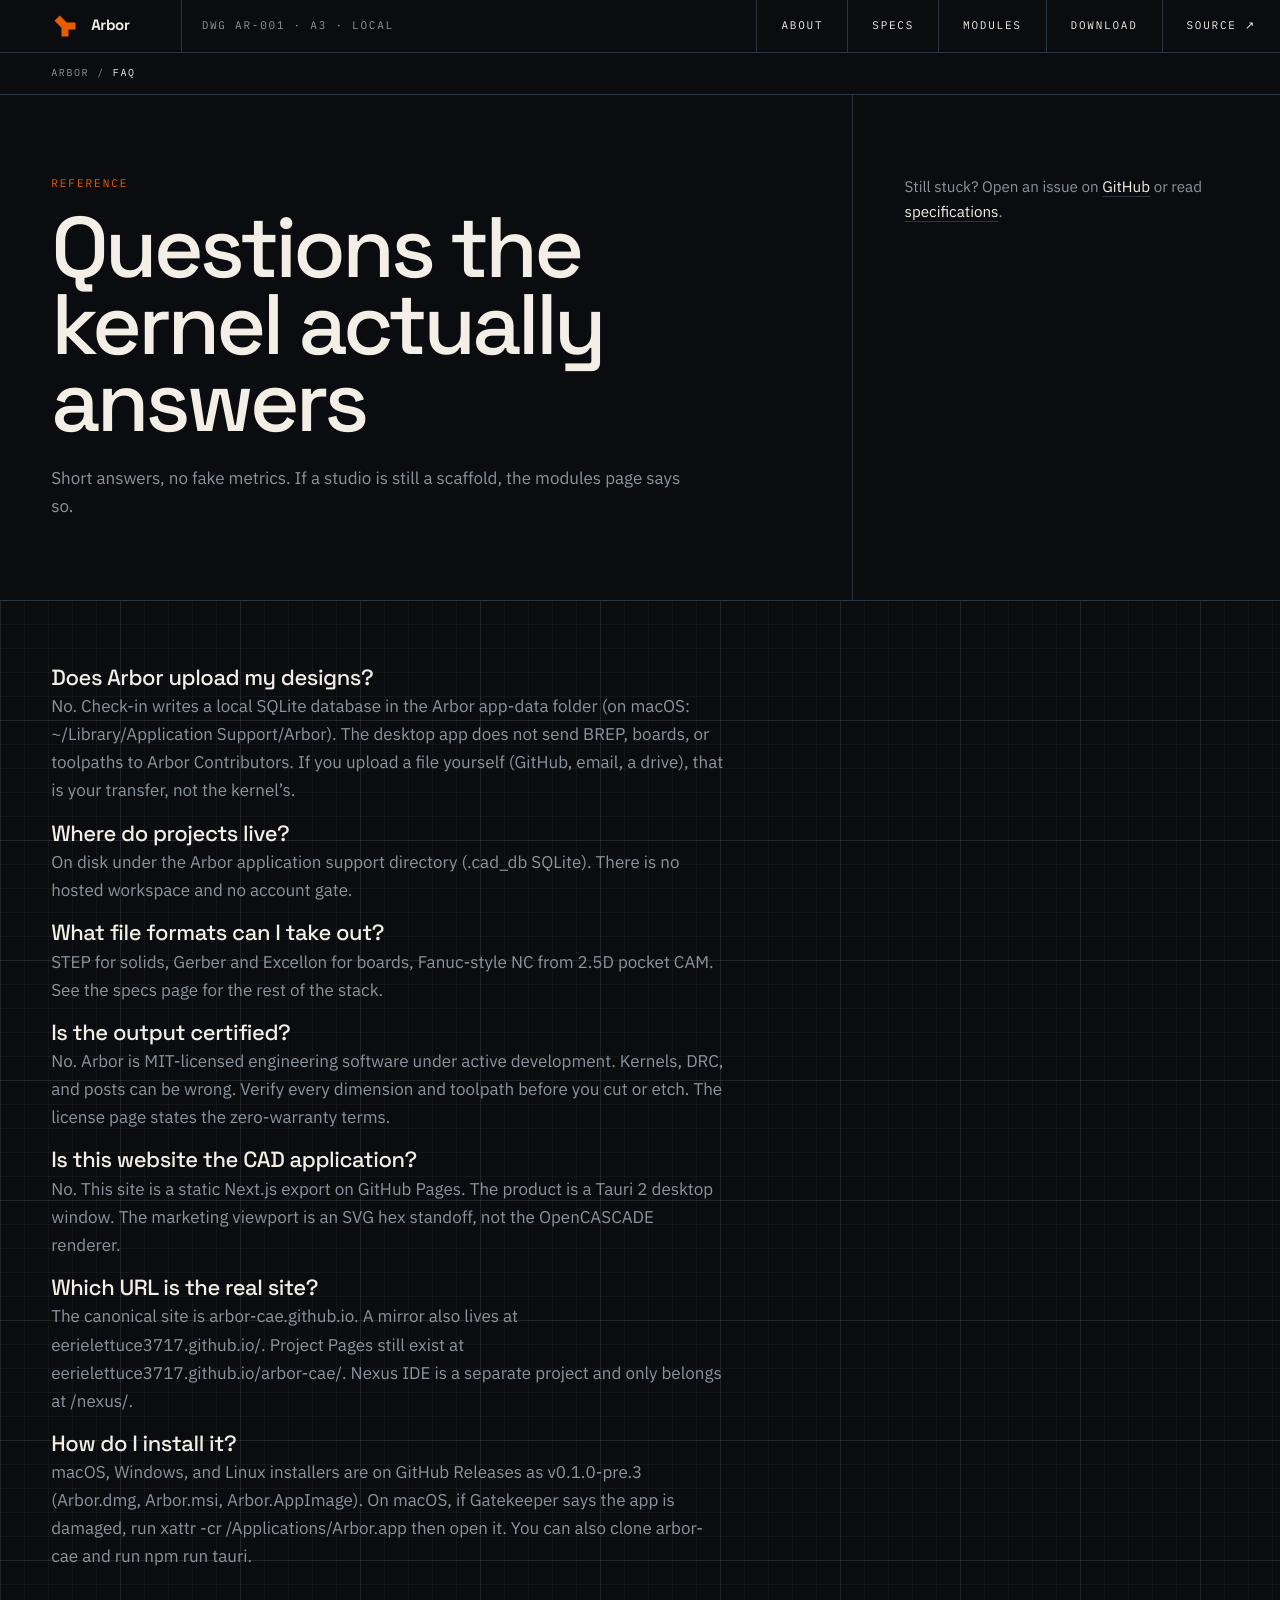
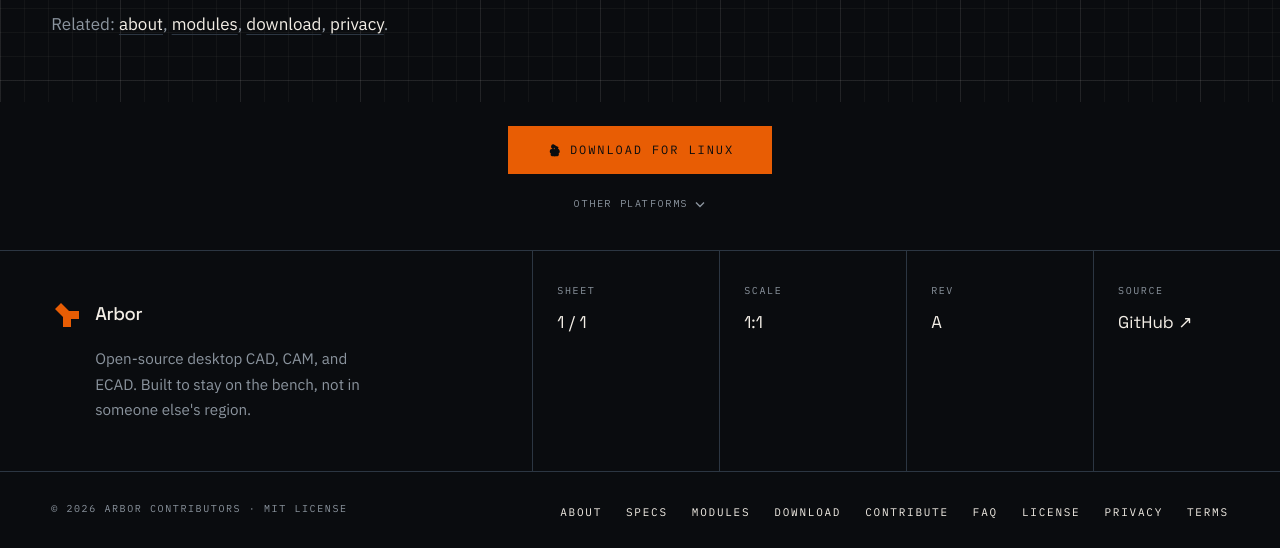
<file: faq/index.html>
<!DOCTYPE html><html lang="en" class="space_grotesk_a5d6589-module__4yp5ca__variable ibm_plex_sans_4d51713-module__1B70oG__variable ibm_plex_mono_6f540f3d-module__qVhoCW__variable h-full"><head><meta charSet="utf-8"/><meta name="viewport" content="width=device-width, initial-scale=1"/><link rel="preload" href="/_next/static/media/03fc1b4a8d284b5e-s.p.0wiir8udbzjvx.woff2" as="font" crossorigin="" type="font/woff2"/><link rel="preload" href="/_next/static/media/0c89a48fa5027cee-s.p.2cyn07wtgehh0.woff2" as="font" crossorigin="" type="font/woff2"/><link rel="preload" href="/_next/static/media/99e609270109b47d-s.p.40sczeszzbjw1.woff2" as="font" crossorigin="" type="font/woff2"/><link rel="preload" href="/_next/static/media/effe91970fc4db64-s.p.0oace-s_gkfks.woff2" as="font" crossorigin="" type="font/woff2"/><link rel="stylesheet" href="/_next/static/chunks/1h094hydu4tsb.css" data-precedence="next"/><link rel="preload" as="script" fetchPriority="low" href="/_next/static/chunks/310vm2bl3xxpt.js"/><script src="/_next/static/chunks/19mx3mg6lkumu.js" async=""></script><script src="/_next/static/chunks/1p7li1wqvkk1y.js" async=""></script><script src="/_next/static/chunks/344n2zhqbh4pn.js" async=""></script><script src="/_next/static/chunks/turbopack-2m33ne6tca48e.js" async=""></script><script src="/_next/static/chunks/3fntmmi971322.js" async=""></script><script src="/_next/static/chunks/1m5wsimt2jtmr.js" async=""></script><script src="/_next/static/chunks/2t-ct70y0w6h1.js" async=""></script><title>Arbor FAQ — local files, formats, warranty, and hosting</title><meta name="description" content="Straight answers about Arbor: where files live, what formats it writes, whether output is certified, and how this GitHub Pages site relates to the desktop app."/><meta name="application-name" content="Arbor"/><meta name="author" content="Arbor Contributors"/><meta name="keywords" content="CAD,CAM,ECAD,OpenCASCADE,local-first,parametric modeling,Gerber,open source CAD"/><meta name="creator" content="Arbor Contributors"/><meta name="publisher" content="Arbor Contributors"/><meta name="robots" content="index, follow"/><meta name="category" content="CAD"/><link rel="canonical" href="https://arbor-cae.github.io/faq/"/><meta name="google-site-verification" content="_jv1ortqoo-qGdnsLPO1WUezP-NAAabIfEEEXI_-hUo"/><meta name="google-site-verification" content="GGYs_DeEPOpFRg5tGALcPWca2tFZg6pn1_dV42sA9bI"/><meta property="og:title" content="Arbor FAQ — local files, formats, warranty, and hosting"/><meta property="og:description" content="Straight answers about Arbor: where files live, what formats it writes, whether output is certified, and how this GitHub Pages site relates to the desktop app."/><meta property="og:url" content="https://arbor-cae.github.io/faq/"/><meta property="og:site_name" content="Arbor"/><meta property="og:locale" content="en_US"/><meta property="og:image" content="https://arbor-cae.github.io/og.png"/><meta property="og:image:width" content="1200"/><meta property="og:image:height" content="630"/><meta property="og:image:alt" content="Arbor — parametric CAD, native ECAD, zero cloud"/><meta property="og:type" content="website"/><meta name="twitter:card" content="summary_large_image"/><meta name="twitter:title" content="Arbor FAQ — local files, formats, warranty, and hosting"/><meta name="twitter:description" content="Straight answers about Arbor: where files live, what formats it writes, whether output is certified, and how this GitHub Pages site relates to the desktop app."/><meta name="twitter:image" content="https://arbor-cae.github.io/og.png"/><link rel="shortcut icon" href="/icon.svg"/><link rel="icon" href="/favicon.ico?favicon.2vob68tjqpejf.ico" sizes="256x256" type="image/x-icon"/><link rel="icon" href="/icon.svg" type="image/svg+xml"/><link rel="apple-touch-icon" href="/apple-touch-icon.png"/><meta name="next-size-adjust" content=""/><script src="/_next/static/chunks/0cz1d0mv5g_q7.js" noModule=""></script></head><body class="min-h-full bg-ink text-paper font-sans antialiased"><div hidden=""><!--$--><!--/$--></div><script type="application/ld+json">{"@context":"https://schema.org","@graph":[{"@type":"WebSite","@id":"https://arbor-cae.github.io/#website","url":"https://arbor-cae.github.io/","name":"Arbor","description":"Open-source local-first desktop CAD, CAM, and ECAD. OpenCASCADE solids, SQLite versioning, Gerber out.","inLanguage":"en-US","publisher":{"@id":"https://arbor-cae.github.io/#org"}},{"@type":"Organization","@id":"https://arbor-cae.github.io/#org","name":"Arbor Contributors","url":"https://arbor-cae.github.io/","logo":{"@type":"ImageObject","url":"https://arbor-cae.github.io/icon.svg"},"sameAs":["https://github.com/Eerielettuce3717/arbor-cae"],"email":"varun.m.ganti@gmail.com"},{"@type":"SoftwareApplication","@id":"https://arbor-cae.github.io/#app","name":"Arbor","applicationCategory":"DesignApplication","applicationSubCategory":"CAD","operatingSystem":"macOS, Windows, Linux","license":"https://opensource.org/licenses/MIT","url":"https://arbor-cae.github.io/","image":"https://arbor-cae.github.io/og.png","offers":{"@type":"Offer","price":"0","priceCurrency":"USD"},"author":{"@id":"https://arbor-cae.github.io/#org"},"codeRepository":"https://github.com/Eerielettuce3717/arbor-cae","downloadUrl":"https://arbor-cae.github.io/download/"},{"@type":["LocalBusiness","ProfessionalService"],"@id":"https://arbor-cae.github.io/#business","name":"Arbor","url":"https://arbor-cae.github.io/","image":"https://arbor-cae.github.io/og.png","logo":"https://arbor-cae.github.io/icon.svg","priceRange":"Free","currenciesAccepted":"USD","paymentAccepted":"None — MIT licensed software","areaServed":{"@type":"Place","name":"Worldwide"},"address":{"@type":"PostalAddress","addressRegion":"CA","addressCountry":"US"},"parentOrganization":{"@id":"https://arbor-cae.github.io/#org"},"sameAs":["https://github.com/Eerielettuce3717/arbor-cae"]}]}</script><div class="sheet-grid min-h-full"><a href="#main" class="skip-link">Skip to content</a><header class="sticky top-0 z-40 border-b border-rule bg-ink"><div class="mx-auto flex max-w-sheet items-stretch"><a class="inline-flex items-center gap-3 min-h-11 items-center border-r border-rule px-[var(--gutter)] py-3 hover:text-signal" href="/"><svg class="h-7 w-7 shrink-0" viewBox="0 0 32 32" aria-hidden="true" fill="none"><rect width="32" height="32" fill="#0A0C0F"></rect><path fill="#E85D04" d="M20 12h8v8h-8v8h-8V18L4 10l6-6 8 8h2z"></path></svg><span class="font-display text-[15px] font-bold tracking-tight text-paper">Arbor</span></a><p class="hidden flex-1 items-center px-5 font-mono text-[11px] uppercase tracking-[0.16em] text-mute md:flex">DWG AR-001 · A3 · LOCAL</p><nav aria-label="Main" class="ml-auto hidden items-stretch md:flex"><a class="flex min-h-11 items-center border-l border-rule px-6 font-mono text-[11px] uppercase tracking-[0.16em] text-paper transition-colors hover:bg-panel hover:text-signal" href="/about/">About</a><a class="flex min-h-11 items-center border-l border-rule px-6 font-mono text-[11px] uppercase tracking-[0.16em] text-paper transition-colors hover:bg-panel hover:text-signal" href="/specs/">Specs</a><a class="flex min-h-11 items-center border-l border-rule px-6 font-mono text-[11px] uppercase tracking-[0.16em] text-paper transition-colors hover:bg-panel hover:text-signal" href="/modules/">Modules</a><a class="flex min-h-11 items-center border-l border-rule px-6 font-mono text-[11px] uppercase tracking-[0.16em] text-paper transition-colors hover:bg-panel hover:text-signal" href="/download/">Download</a><a href="https://github.com/Eerielettuce3717/arbor-cae" target="_blank" rel="noreferrer" class="flex min-h-11 items-center border-l border-rule px-6 font-mono text-[11px] uppercase tracking-[0.16em] text-paper transition-colors hover:bg-panel hover:text-signal">Source ↗</a></nav><button type="button" class="ml-auto flex min-h-11 min-w-11 items-center justify-center border-l border-rule px-4 md:hidden" aria-expanded="false" aria-controls="mobile-nav"><span class="sr-only">Open menu</span><span aria-hidden="true" class="font-mono text-xs tracking-[0.14em] text-paper">MENU</span></button></div></header><script type="application/ld+json">{"@context":"https://schema.org","@type":"BreadcrumbList","itemListElement":[{"@type":"ListItem","position":1,"name":"Arbor","item":"https://arbor-cae.github.io/"},{"@type":"ListItem","position":2,"name":"FAQ","item":"https://arbor-cae.github.io/faq/"}]}</script><nav aria-label="Breadcrumb" class="border-b border-rule bg-ink"><ol class="mx-auto flex max-w-sheet flex-wrap items-center gap-2 px-[var(--gutter)] py-3 font-mono text-[10px] uppercase tracking-[0.16em] text-mute"><li class="flex items-center gap-2"><a class="hover:text-signal" href="/">Arbor</a></li><li class="flex items-center gap-2"><span aria-hidden="true"> / </span><span class="text-paper" aria-current="page">FAQ</span></li></ol></nav><script type="application/ld+json">{"@context":"https://schema.org","@type":"FAQPage","mainEntity":[{"@type":"Question","name":"Does Arbor upload my designs?","acceptedAnswer":{"@type":"Answer","text":"No. Check-in writes a local SQLite database in the Arbor app-data folder (on macOS: ~/Library/Application Support/Arbor). The desktop app does not send BREP, boards, or toolpaths to Arbor Contributors. If you upload a file yourself (GitHub, email, a drive), that is your transfer, not the kernel’s."}},{"@type":"Question","name":"Where do projects live?","acceptedAnswer":{"@type":"Answer","text":"On disk under the Arbor application support directory (.cad_db SQLite). There is no hosted workspace and no account gate."}},{"@type":"Question","name":"What file formats can I take out?","acceptedAnswer":{"@type":"Answer","text":"STEP for solids, Gerber and Excellon for boards, Fanuc-style NC from 2.5D pocket CAM. See the specs page for the rest of the stack."}},{"@type":"Question","name":"Is the output certified?","acceptedAnswer":{"@type":"Answer","text":"No. Arbor is MIT-licensed engineering software under active development. Kernels, DRC, and posts can be wrong. Verify every dimension and toolpath before you cut or etch. The license page states the zero-warranty terms."}},{"@type":"Question","name":"Is this website the CAD application?","acceptedAnswer":{"@type":"Answer","text":"No. This site is a static Next.js export on GitHub Pages. The product is a Tauri 2 desktop window. The marketing viewport is an SVG hex standoff, not the OpenCASCADE renderer."}},{"@type":"Question","name":"Which URL is the real site?","acceptedAnswer":{"@type":"Answer","text":"The canonical site is arbor-cae.github.io. A mirror also lives at eerielettuce3717.github.io/. Project Pages still exist at eerielettuce3717.github.io/arbor-cae/. Nexus IDE is a separate project and only belongs at /nexus/."}},{"@type":"Question","name":"How do I install it?","acceptedAnswer":{"@type":"Answer","text":"macOS, Windows, and Linux installers are on GitHub Releases as v0.1.0-pre.3 (Arbor.dmg, Arbor.msi, Arbor.AppImage). On macOS, if Gatekeeper says the app is damaged, run xattr -cr /Applications/Arbor.app then open it. You can also clone arbor-cae and run npm run tauri."}}],"url":"https://arbor-cae.github.io/faq/"}</script><main id="main"><header class="border-b border-rule bg-ink"><div class="mx-auto grid max-w-sheet lg:grid-cols-12"><div class="px-[var(--gutter)] py-12 sm:py-16 lg:col-span-8 lg:border-r lg:border-rule lg:py-20"><p class="font-mono text-[11px] uppercase tracking-[0.18em] text-signal">Reference</p><h1 class="mt-4 font-display text-h2 text-paper sm:text-display">Questions the kernel actually answers</h1><p class="mt-6 max-w-[62ch] text-body text-mute">Short answers, no fake metrics. If a studio is still a scaffold, the modules page says so.</p></div><aside class="px-[var(--gutter)] py-10 lg:col-span-4 lg:py-20"><p class="text-[0.95rem] text-mute">Still stuck? Open an issue on<!-- --> <a href="https://github.com/Eerielettuce3717/arbor-cae" target="_blank" rel="noreferrer" class="text-paper underline decoration-rule underline-offset-4 hover:text-signal">GitHub</a> <!-- -->or read<!-- --> <a class="text-paper underline decoration-rule underline-offset-4 hover:text-signal" href="/specs/">specifications</a>.</p></aside></div></header><article class="mx-auto max-w-sheet px-[var(--gutter)] py-12 lg:py-16"><div class="legal-prose max-w-[66ch] space-y-4 text-mute"><section class="scroll-mt-16"><h2 class="font-display text-h3 text-paper">Does Arbor upload my designs?</h2><p>No. Check-in writes a local SQLite database in the Arbor app-data folder (on macOS: ~/Library/Application Support/Arbor). The desktop app does not send BREP, boards, or toolpaths to Arbor Contributors. If you upload a file yourself (GitHub, email, a drive), that is your transfer, not the kernel’s.</p></section><section class="scroll-mt-16"><h2 class="font-display text-h3 text-paper">Where do projects live?</h2><p>On disk under the Arbor application support directory (.cad_db SQLite). There is no hosted workspace and no account gate.</p></section><section class="scroll-mt-16"><h2 class="font-display text-h3 text-paper">What file formats can I take out?</h2><p>STEP for solids, Gerber and Excellon for boards, Fanuc-style NC from 2.5D pocket CAM. See the specs page for the rest of the stack.</p></section><section class="scroll-mt-16"><h2 class="font-display text-h3 text-paper">Is the output certified?</h2><p>No. Arbor is MIT-licensed engineering software under active development. Kernels, DRC, and posts can be wrong. Verify every dimension and toolpath before you cut or etch. The license page states the zero-warranty terms.</p></section><section class="scroll-mt-16"><h2 class="font-display text-h3 text-paper">Is this website the CAD application?</h2><p>No. This site is a static Next.js export on GitHub Pages. The product is a Tauri 2 desktop window. The marketing viewport is an SVG hex standoff, not the OpenCASCADE renderer.</p></section><section class="scroll-mt-16"><h2 class="font-display text-h3 text-paper">Which URL is the real site?</h2><p>The canonical site is arbor-cae.github.io. A mirror also lives at eerielettuce3717.github.io/. Project Pages still exist at eerielettuce3717.github.io/arbor-cae/. Nexus IDE is a separate project and only belongs at /nexus/.</p></section><section class="scroll-mt-16"><h2 class="font-display text-h3 text-paper">How do I install it?</h2><p>macOS, Windows, and Linux installers are on GitHub Releases as v0.1.0-pre.3 (Arbor.dmg, Arbor.msi, Arbor.AppImage). On macOS, if Gatekeeper says the app is damaged, run xattr -cr /Applications/Arbor.app then open it. You can also clone arbor-cae and run npm run tauri.</p></section><p class="mt-10">Related:<!-- --> <a class="text-paper underline decoration-rule underline-offset-4 hover:text-signal" href="/about/">about</a>,<!-- --> <a class="text-paper underline decoration-rule underline-offset-4 hover:text-signal" href="/modules/">modules</a>,<!-- --> <a class="text-paper underline decoration-rule underline-offset-4 hover:text-signal" href="/download/">download</a>,<!-- --> <a class="text-paper underline decoration-rule underline-offset-4 hover:text-signal" href="/privacy-policy/">privacy</a>.</p></div></article></main><footer class="bg-ink"><div class="relative z-30 flex justify-center border-b border-rule bg-ink px-[var(--gutter)] py-5 sm:py-6"><div class="relative flex flex-col items-center gap-2"><a href="https://github.com/Eerielettuce3717/arbor-cae/releases/tag/v0.1.0-pre.3" class="inline-flex min-h-12 min-w-[16.5rem] items-center justify-center gap-2.5 bg-signal px-8 font-mono text-[12px] uppercase tracking-[0.16em] text-ink hover:bg-paper"><svg viewBox="0 0 16 16" class="h-3.5 w-3.5" aria-hidden="true" fill="none"><rect x="2.5" y="3.5" width="11" height="9" stroke="currentColor" stroke-width="1.3"></rect><path d="M2.5 6.5h11" stroke="currentColor" stroke-width="1.3"></path></svg>Pre-release</a><button type="button" aria-expanded="false" aria-controls="_R_qlubtb_" class="inline-flex min-h-11 items-center gap-1.5 font-mono text-[10px] uppercase tracking-[0.16em] text-mute hover:text-paper">Other platforms<svg viewBox="0 0 12 12" class="h-3 w-3 " aria-hidden="true" fill="none"><path d="M2 4.5 L6 8.5 L10 4.5" stroke="currentColor" stroke-width="1.4" stroke-linejoin="miter"></path></svg></button></div></div><div class="mx-auto grid max-w-sheet lg:grid-cols-12"><div class="flex items-start gap-3 border-b border-rule px-[var(--gutter)] py-10 lg:col-span-5 lg:border-b-0 lg:border-r lg:py-12"><div><a class="inline-flex items-center gap-3 " href="/"><svg class="h-8 w-8 shrink-0" viewBox="0 0 32 32" aria-hidden="true" fill="none"><rect width="32" height="32" fill="#0A0C0F"></rect><path fill="#E85D04" d="M20 12h8v8h-8v8h-8V18L4 10l6-6 8 8h2z"></path></svg><span class="font-display text-[1.15rem] font-medium tracking-[-0.02em] text-paper">Arbor</span></a><p class="mt-2 max-w-[34ch] pl-11 text-[0.95rem] text-mute">Open-source desktop CAD, CAM, and ECAD. Built to stay on the bench, not in someone else&#x27;s region.</p></div></div><div class="grid grid-cols-2 gap-px bg-rule sm:grid-cols-4 lg:col-span-7"><div class="bg-ink px-[var(--gutter)] py-8 sm:px-6"><p class="font-mono text-[10px] uppercase tracking-[0.16em] text-mute">Sheet</p><p class="mt-2 font-display text-paper">1 / 1</p></div><div class="bg-ink px-[var(--gutter)] py-8 sm:px-6"><p class="font-mono text-[10px] uppercase tracking-[0.16em] text-mute">Scale</p><p class="mt-2 font-display text-paper">1:1</p></div><div class="bg-ink px-[var(--gutter)] py-8 sm:px-6"><p class="font-mono text-[10px] uppercase tracking-[0.16em] text-mute">Rev</p><p class="mt-2 font-display text-paper">A</p></div><a href="https://github.com/Eerielettuce3717/arbor-cae" target="_blank" rel="noreferrer" class="bg-ink px-[var(--gutter)] py-8 hover:bg-panel sm:px-6"><p class="font-mono text-[10px] uppercase tracking-[0.16em] text-mute">Source</p><p class="mt-2 font-display text-paper">GitHub ↗</p></a></div></div><nav aria-label="Site" class="border-t border-rule"><div class="mx-auto flex max-w-sheet flex-col gap-4 px-[var(--gutter)] py-6 sm:flex-row sm:items-center sm:justify-between"><p class="font-mono text-[10px] uppercase tracking-[0.16em] text-mute">© 2026 Arbor Contributors · MIT License</p><ul class="flex flex-wrap items-center gap-x-6 gap-y-2"><li><a class="font-mono text-[11px] uppercase tracking-[0.16em] text-paper hover:text-signal" href="/about/">About</a></li><li><a class="font-mono text-[11px] uppercase tracking-[0.16em] text-paper hover:text-signal" href="/specs/">Specs</a></li><li><a class="font-mono text-[11px] uppercase tracking-[0.16em] text-paper hover:text-signal" href="/modules/">Modules</a></li><li><a class="font-mono text-[11px] uppercase tracking-[0.16em] text-paper hover:text-signal" href="/download/">Download</a></li><li><a class="font-mono text-[11px] uppercase tracking-[0.16em] text-paper hover:text-signal" href="/contribute/">Contribute</a></li><li><a class="font-mono text-[11px] uppercase tracking-[0.16em] text-paper hover:text-signal" href="/faq/">FAQ</a></li><li><a class="font-mono text-[11px] uppercase tracking-[0.16em] text-paper hover:text-signal" href="/license/">License</a></li><li><a class="font-mono text-[11px] uppercase tracking-[0.16em] text-paper hover:text-signal" href="/privacy-policy/">Privacy</a></li><li><a class="font-mono text-[11px] uppercase tracking-[0.16em] text-paper hover:text-signal" href="/terms-of-service/">Terms</a></li></ul></div></nav></footer></div><!--$--><!--/$--><script src="/_next/static/chunks/310vm2bl3xxpt.js" id="_R_" async=""></script><script>(self.__next_f=self.__next_f||[]).push([0])</script><script>self.__next_f.push([1,"1:\"$Sreact.fragment\"\n3:I[39756,[\"/_next/static/chunks/3fntmmi971322.js\"],\"default\"]\n4:I[37457,[\"/_next/static/chunks/3fntmmi971322.js\"],\"default\"]\n5:I[52255,[\"/_next/static/chunks/3fntmmi971322.js\",\"/_next/static/chunks/1m5wsimt2jtmr.js\"],\"NativeLinkProvider\"]\n6:I[9616,[\"/_next/static/chunks/3fntmmi971322.js\",\"/_next/static/chunks/1m5wsimt2jtmr.js\"],\"SiteHeader\"]\n7:I[39933,[\"/_next/static/chunks/3fntmmi971322.js\",\"/_next/static/chunks/2t-ct70y0w6h1.js\"],\"ForceReloadLinks\"]\n8:I[52255,[\"/_next/static/chunks/3fntmmi971322.js\",\"/_next/static/chunks/1m5wsimt2jtmr.js\"],\"AppLink\"]\n10:I[68027,[\"/_next/static/chunks/3fntmmi971322.js\"],\"default\",1]\n:HL[\"/_next/static/chunks/1h094hydu4tsb.css\",\"style\"]\n:HL[\"/_next/static/media/03fc1b4a8d284b5e-s.p.0wiir8udbzjvx.woff2\",\"font\",{\"crossOrigin\":\"\",\"type\":\"font/woff2\"}]\n:HL[\"/_next/static/media/0c89a48fa5027cee-s.p.2cyn07wtgehh0.woff2\",\"font\",{\"crossOrigin\":\"\",\"type\":\"font/woff2\"}]\n:HL[\"/_next/static/media/99e609270109b47d-s.p.40sczeszzbjw1.woff2\",\"font\",{\"crossOrigin\":\"\",\"type\":\"font/woff2\"}]\n:HL[\"/_next/static/media/effe91970fc4db64-s.p.0oace-s_gkfks.woff2\",\"font\",{\"crossOrigin\":\"\",\"type\":\"font/woff2\"}]\n2:T712,{\"@context\":\"https://schema.org\",\"@graph\":[{\"@type\":\"WebSite\",\"@id\":\"https://arbor-cae.github.io/#website\",\"url\":\"https://arbor-cae.github.io/\",\"name\":\"Arbor\",\"description\":\"Open-source local-first desktop CAD, CAM, and ECAD. OpenCASCADE solids, SQLite versioning, Gerber out.\",\"inLanguage\":\"en-US\",\"publisher\":{\"@id\":\"https://arbor-cae.github.io/#org\"}},{\"@type\":\"Organization\",\"@id\":\"https://arbor-cae.github.io/#org\",\"name\":\"Arbor Contributors\",\"url\":\"https://arbor-cae.github.io/\",\"logo\":{\"@type\":\"ImageObject\",\"url\":\"https://arbor-cae.github.io/icon.svg\"},\"sameAs\":[\"https://github.com/Eerielettuce3717/arbor-cae\"],\"email\":\"varun.m.ganti@gmail.com\"},{\"@type\":\"SoftwareApplication\",\"@id\":\"https://arbor-cae.github.io/#app\",\"name\":\"Arbor\",\"applicationCategory\":\"DesignApplication\",\"applicationSubCategory\":\"CAD\",\"operatingSystem\":\"macOS, Windows, Linux\",\"license\":\"https://opensource.org/licenses/MIT\",\"url\":\"https://arbor-cae.github.io/\",\"image\":\"https://arbor-cae.github.io/og.png\",\"offers\":{\"@type\":\"Offer\",\"price\":\"0\",\"priceCurrency\":\"USD\"},\"author\":{\"@id\":\"https://arbor-cae.github.io/#org\"},\"codeRepository\":\"https://github.com/Eerielettuce3717/arbor-cae\",\"downloadUrl\":\"https://arbor-cae.github.io/download/\"},{\"@type\":[\"LocalBusiness\",\"ProfessionalService\"],\"@id\":\"https://arbor-cae.github.io/#business\",\"name\":\"Arbor\",\"url\":\"https://arbor-cae.github.io/\",\"image\":\"https://arbor-cae.github.io/og.png\",\"logo\":\"https://arbor-cae.github.io/icon.svg\",\"priceRange\":\"Free\",\"currenciesAccepted\":\"USD\",\"paymentAccepted\":\"None — MIT licensed software\",\"areaServed\":{\"@type\":\"Place\",\"name\":\"Worldwide\"},\"address\":{\"@type\":\"PostalAddress\",\"addressRegion\":\"CA\",\"addressCountry\":\"US\"},\"parentOrganization\":{\"@id\":\"https://arbor-cae.github.io/#org\"},\"sameAs\":[\"https://github.com/Eerielettuce3717/arbor-cae\"]}]}e:X\n0:{\"P\":null,\"c\":[\"\",\"faq\",\"\"],\"q\":\"\",\"i\":false,\"f\":[[[\"\",{\"children\":[\"faq\",{\"children\":[\"__PAGE__\",{},\"$undefined\",\"$undefined\",4608]},\"$undefined\",\"$undefined\",4608]},\"$undefined\",\"$undefined\",4624],[[\"$\",\"$1\",\"c\",{\"children\":[[[\"$\",\"link\",\"0\",{\"rel\":\"stylesheet\",\"href\":\"/_next/static/chunks/1h094hydu4tsb.css\",\"precedence\":\"next\",\"crossOrigin\":\"$undefined\",\"nonce\":\"$undefined\"}],[\"$\",\"script\",\"script-0\",{\"src\":\"/_next/static/chunks/3fntmmi971322.js\",\"async\":true,\"nonce\":\"$undefined\"}]],[\"$\",\"html\",null,{\"lang\":\"en\",\"className\":\"space_grotesk_a5d6589-module__4yp5ca__variable ibm_plex_sans_4d51713-module__1B70oG__variable ibm_plex_mono_6f540f3d-module__qVhoCW__variable h-full\",\"children\":[\"$\",\"body\",null,{\"className\":\"min-h-full bg-ink text-paper font-sans antialiased\",\"children\":[[\"$\",\"script\",null,{\"type\":\"application/ld+json\",\"dangerouslySetInnerHTML\":{\"__html\":\"$2\"}}],[\"$\",\"$L3\",null,{\"parallelRouterKey\":\"children\",\"error\":\"$undefined\",\"errorStyles\":\"$undefined\",\"errorScripts\":\"$undefined\",\"template\":[\"$\",\"$L4\",null,{}],\"templateStyles\":\"$undefined\",\"templateScripts\":\"$undefined\",\"notFound\":[[\"$\",\"$L5\",null,{\"native\":true,\"children\":[\"$\",\"div\",null,{\"className\":\"sheet-grid min-h-full\",\"children\":[[\"$\",\"a\",null,{\"href\":\"#main\",\"className\":\"skip-link\",\"children\":\"Skip to content\"}],[\"$\",\"$L6\",null,{}],null,[[\"$\",\"$L7\",null,{}],[\"$\",\"main\",null,{\"id\":\"main\",\"children\":[\"$\",\"header\",null,{\"className\":\"border-b border-rule bg-ink\",\"children\":[\"$\",\"div\",null,{\"className\":\"mx-auto max-w-sheet px-[var(--gutter)] py-16 sm:py-24\",\"children\":[[\"$\",\"p\",null,{\"className\":\"font-mono text-[11px] uppercase tracking-[0.18em] text-signal\",\"children\":\"HTTP 404\"}],[\"$\",\"h1\",null,{\"className\":\"mt-4 font-display text-h2 text-paper sm:text-display\",\"children\":\"This sheet is not in the set\"}],[\"$\",\"p\",null,{\"className\":\"mt-6 max-w-[46ch] text-body text-mute\",\"children\":\"No document exists at this path. The drawing list is home, about, specs, modules, download, contribute, FAQ, and license.\"}],[\"$\",\"div\",null,{\"className\":\"mt-10 flex flex-wrap gap-3\",\"children\":[[\"$\",\"$L8\",null,{\"href\":\"/\",\"className\":\"inline-flex min-h-11 items-center border border-rule px-6 font-mono text-[11px] uppercase tracking-[0.16em] text-paper hover:border-paper\",\"children\":\"Return home\"}],\"$L9\",\"$La\"]}]]}]}]}]],\"$Lb\"]}]}],[]],\"forbidden\":\"$undefined\",\"unauthorized\":\"$undefined\"}]]}]}]]}],{\"children\":[\"$Lc\",{\"children\":[\"$Ld\",{},null,false,null]},null,false,\"$e\"]},null,false,null],\"$Lf\",false]],\"m\":\"$undefined\",\"G\":[\"$10\",[\"$L11\"]],\"S\":true,\"h\":null,\"r\":\"$undefined\",\"s\":\"$undefined\",\"a\":\"$undefined\",\"l\":\"$undefined\",\"p\":\"$undefined\",\"d\":\"$undefined\",\"b\":\"U22e6JMv6ZFKFQ46NjlO5\"}\n12:I[56332,[\"/_next/static/chunks/3fntmmi971322.js\",\"/_next/static/chunks/1m5wsimt2jtmr.js\"],\"DownloadStrip\"]\n19:I[97367,[\"/_next/static/chunks/3fntmmi971322.js\"],\"ViewportBoundary\"]\n1b:I[97367,[\"/_next/static/chunks/3fntmmi971322.js\"],\"MetadataBoundary\"]\n1c:\"$Sreact.suspense\"\n9:[\"$\",\"$L8\",null,{\"href\":\"/specs/\",\"className\":\"inline-flex min-h-11 items-center border border-rule px-6 font-mono text-[11px] uppercase tracking-[0.16em] text-paper hover:border-paper\",\"children\":\"Open specs\"}]\na:[\"$\",\"$L8\",null,{\"href\":\"/faq/\",\"className\":\"inline-flex min-h-11 items-center border border-rule px-6 font-mono text-[11px] uppercase tracking-[0.16em] text-paper hover:border-paper\",\"children\":\"Read FAQ\"}]\nb:[\"$\",\"footer\",null,{\"className\":\"bg-ink\",\"children\":[[\"$\",\"$L12\",null,{}],[\"$\",\"div\",null,{\"className\":\"mx-auto grid max-w-sheet lg:grid-cols-12\",\"children\":[[\"$\",\"div\",null,{\"className\":\"flex items-start gap-3 border-b border-rule px-[var(--gutter)] py-10 lg:col-span-5 lg:border-b-0 lg:border-r lg:py-12\",\"children\":[\"$\",\"div\",null,{\"children\":[[\"$\",\"$L8\",null,{\"href\":\"/\",\"className\":\"inline-flex items-center gap-3 \",\"children\":[[\"$\",\"svg\",null,{\"className\":\"h-8 w-8 shrink-0\",\"viewBox\":\"0 0 32 32\",\"role\":\"$undefined\",\"aria-hidden\":true,\"aria-label\":\"$undefined\",\"fill\":\"none\",\"children\":[[\"$\",\"rect\",null,{\"width\":\"32\",\"height\":\"32\",\"fill\":\"#0A0C0F\"}],[\"$\",\"path\",null,{\"fill\":\"#E85D04\",\"d\":\"M20 12h8v8h-8v8h-8V18L4 10l6-6 8 8h2z\"}]]}],[\"$\",\"span\",null,{\"className\":\"font-display text-[1.15rem] font-medium tracking-[-0.02em] text-paper\",\"children\":\"Arbor\"}]]}],[\"$\",\"p\",null,{\"className\":\"mt-2 max-w-[34ch] pl-11 text-[0.95rem] text-mute\",\"children\":\"Open-source desktop CAD, CAM, and ECAD. Built to stay on the bench, not in someone else's region.\"}]]}]}],[\"$\",\"div\",null,{\"className\":\"grid grid-cols-2 gap-px bg-rule sm:grid-cols-4 lg:col-span-7\",\"children\":[[\"$\",\"div\",null,{\"className\":\"bg-ink px-[var(--gutter)] py-8 sm:px-6\",\"children\":[[\"$\",\"p\",null,{\"className\":\"font-mono text-[10px] uppercase tracking-[0.16em] text-mute\",\"children\":\"Sheet\"}],[\"$\",\"p\",null,{\"className\":\"mt-2 font-display text-paper\",\"children\":\"1 / 1\"}]]}],[\"$\",\"div\",null,{\"className\":\"bg-ink px-[var(--gutter)] py-8 sm:px-6\",\"children\":[[\"$\",\"p\",null,{\"className\":\"font-mono text-[10px] uppercase tracking-[0.16em] text-mute\",\"children\":\"Scale\"}],[\"$\",\"p\",null,{\"className\":\"mt-2 font-display text-paper\",\"children\":\"1:1\"}]]}],[\"$\",\"div\",null,{\"className\":\"bg-ink px-[var(--gutter)] py-8 sm:px-6\",\"children\":[[\"$\",\"p\",null,{\"className\":\"font-mono text-[10px] uppercase tracking-[0.16em] text-mute\",\"children\":\"Rev\"}],[\"$\",\"p\",null,{\"className\":\"mt-2 font-display text-paper\",\"children\":\"A\"}]]}],[\"$\",\"a\",null,{\"href\":\"https://github.com/Eerielettuce3717/arbor-cae\",\"target\":\"_blank\",\"rel\":\"noreferrer\",\"className\":\"bg-ink px-[var(--gutter)] py-8 hover:bg-panel sm:px-6\",\"children\":[[\"$\",\"p\",null,{\"className\":\"font-mono text-[10px] uppercase tracking-[0.16em] text-mute\",\"children\":\"Source\"}],[\"$\",\"p\",null,{\"className\":\"mt-2 font-display text-paper\",\"children\":\"GitHub ↗\"}]]}]]}]]}],[\"$\",\"nav\",null,{\"aria-label\":\"Site\",\"className\":\"border-t border-rule\",\"children\":[\"$\",\"div\",null,{\"className\":\"mx-auto flex max-w-sheet flex-col gap-4 px-[var(--gutter)] py-6 sm:flex-row sm:items-center sm:justify-between\",\"children\":[[\"$\",\"p\",null,{\"className\":\"font-mono text-[10px] uppercase tracking-[0.16em] text-mute\",\"children\":\"© 2026 Arbor Contributors · MIT License\"}],[\"$\",\"ul\",null,{\"className\":\"flex flex-wrap items-center gap-x-6 gap-y-2\",\"children\":[[\"$\",\"li\",\"/about/\",{\"children\":[\"$\",\"$L8\",null,{\"href\":\"/about/\",\"className\":\"font-mono text-[11px] uppercase tracking-[0.16em] text-paper hover:text-signal\",\"children\":\"About\"}]}],[\"$\",\"li\",\"/specs/\",{\"children\":[\"$\",\"$L8\",null,{\"href\":\"/specs/\",\"className\":\"font-mono text-[11px] uppercase tracking-[0.16em] text-paper hover:text-signal\",\"children\":\"Specs\"}]}],[\"$\",\"li\",\"/modules/\",{\"children\":[\"$\",\"$L8\",null,{\"href\":\"/modules/\",\"className\":\"font-mono text-[11px] uppercase tracking-[0.16em] text-paper hover:text-signal\",\"children\":\"Modules\"}]}],[\"$\",\"li\",\"/download/\",{\"children\":[\"$\",\"$L8\",null,{\"href\":\"/download/\",\"className\":\"font-mono text-[11px] uppercase tracking-[0.16em] text-paper hover:text-signal\",\"children\":\"Download\"}]}],[\"$\",\"li\",\"/contribute/\",{\"children\":[\"$\",\"$L8\",null,{\"href\":\"/contribute/\",\"className\":\"font-mono text-[11px] uppercase tracking-[0.16em] text-paper hover:text-signal\",\"children\":\"Contribute\"}]}],[\"$\",\"li\",\"/faq/\",{\"children\":[\"$\",\"$L8\",null,{\"href\":\"/faq/\",\"className\":\"font-mono text-[11px] uppercase tracking-[0.16em] text-paper hover:text-signal\",\"children\":\"FAQ\"}]}],[\"$\",\"li\",\"/license/\",{\"children\":[\"$\",\"$L8\",null,{\"href\":\"/license/\",\"className\":\"font-mono text-[11px] uppercase tracking-[0.16em] text-paper hover:text-signal\",\"children\":\"License\"}]}],[\"$\",\"li\",\"/privacy-policy/\",{\"children\":[\"$\",\"$L8\",null,{\"href\":\"/privacy-policy/\",\"className\":\"font-mono text-[11px] uppercase tracking-[0.16em] text-paper hover:text-signal\",\"children\":\"Privacy\"}]}],\"$L13\"]}]]}]}]]}]\nc:[\"$\",\"$1\",\"c\",{\"children\":[null,[\"$\",\"$L3\",null,{\"parallelRouterKey\":\"children\",\"error\":\"$undefined\",\"errorStyles\":\"$undefined\",\"errorScripts\":\"$undefined\",\"template\":[\"$\",\"$L4\",null,{}],\"templateStyles\":\"$undefined\",\"templateScripts\":\"$undefined\",\"notFound\":\"$undefined\",\"forbidden\":\"$undefined\",\"unauthorized\":\"$undefined\"}]]}]\n14:T8e3,{\"@context\":\"https://schema.org\",\"@type\":\"FAQPage\",\"mainEntity\":[{\"@type\":\"Question\",\"name\":\"Does Arbor upload my designs?\",\"acceptedAnswer\":{\"@type\":\"Answer\",\"text\":\"No. Check-in writes a local SQLite database in the Arbor app-data folder (on macOS: ~/Library/Application Support/Arbor). The desktop app does not send BREP, boards, or toolpaths to Arbor Contributors. If you upload a file yourself (GitHub, email, a drive), that is your transfer, not the kernel’s.\"}},{\"@type\":\"Question\",\"name\":\"Where do projects live?\",\"acceptedAnswer\":{\"@type\":\"Answer\",\"text\":\"On disk under the Arbor application support directory (.cad_db SQLite). There is no hosted workspace and no account gate.\"}},{\"@type\":\"Question\",\"name\":\"What file formats can I take out?\",\"acceptedAnswer\":{\"@type\":\"Answer\",\"text\":\"STEP for solids, Gerber and Excellon for boards, Fanuc-style NC from 2.5D pocket CAM. See the specs page for the rest of the stack.\"}},{\"@type\":\"Question\",\"name\":\"Is the output certified?\",\"acceptedAnswer\":{\"@type\":\"Answer\",\"text\":\"No. Arbor is MIT-licensed engineering software under active development. Kernels, DRC, and posts can be wrong. Verify every dimension and toolpath before you cut or etch. The license page states the zero-warranty terms.\"}},{\"@type\":\"Question\",\"name\":\"Is this website the CAD application?\",\"acceptedAnswer\":{\"@type\":\"Answer\",\"text\":\"No. This site is a static Next.js export on GitHub Pages. The product is a Tauri 2 desktop window. The marketing viewport is an SVG hex standoff, not the OpenCASCADE renderer.\"}},{\"@type\":\"Question\",\"name\":\"Which URL is the real site?\",\"acceptedAnswer\":{\"@type\":\"Answer\",\"text\":\"The canonical site is arbor-cae.github.io. A mirror also lives at eerielettuce3717.github.io/. Project Pages still exist at eerielettuce3717.github.io/arbor-cae/. Nexus IDE is a separate project and only belongs at /nexus/.\"}},{\"@type\":\"Question\",\"name\":\"How do I install it?\",\"acceptedAnswer\":{\"@type\":\"Answer\",\"text\":\"macOS, Windows, and Linux installers are on GitHub Releases as v0.1.0-pre.3 (Arbor.dmg, Arbor.msi, Arbor.AppImage). On macOS, if Gatekeeper says the app is damaged, run xattr -cr /Applications/Arbor.app then open it. You can also clone arbor-cae and run npm run tauri.\"}}],\"url\":\"https://arbor-cae.github.io/faq/\"}d:[\"$\",\"$1\",\"c\",{\"children\":[[\"$\",\"$L5\",null,{\"native\":false,\"children\":[\"$\",\"div\",null,{\"className\":\"sheet-grid min-h-full\",\"children\":[[\"$\",\"a\",null,{\"href\":\"#main\",\"className\":\"skip-link\",\"children\":\"Skip to content\"}],[\"$\",\"$L6\",null,{}],[[\"$\",\"script\",null,{\"type\":\"application/ld+json\",\"dangerouslySetInnerHTML\":{\"__html\":\"{\\\"@context\\\":\\\"https://schema.org\\\",\\\"@type\\\":\\\"BreadcrumbList\\\",\\\"itemListElement\\\":[{\\\"@type\\\":\\\"ListItem\\\",\\\"position\\\":1,\\\"name\\\":\\\"Arbor\\\",\\\"item\\\":\\\"https://arbor-cae.github.io/\\\"},{\\\"@type\\\":\\\"ListItem\\\",\\\"position\\\":2,\\\"name\\\":\\\"FAQ\\\",\\\"item\\\":\\\"https://arbor-cae.github.io/faq/\\\"}]}\"}}],[\"$\",\"nav\",null,{\"aria-label\":\"Breadcrumb\",\"className\":\"border-b border-rule bg-ink\",\"children\":[\"$\",\"ol\",null,{\"className\":\"mx-auto flex max-w-sheet flex-wrap items-center gap-2 px-[var(--gutter)] py-3 font-mono text-[10px] uppercase tracking-[0.16em] text-mute\",\"children\":[[\"$\",\"li\",\"/\",{\"className\":\"flex items-center gap-2\",\"children\":[null,[\"$\",\"$L8\",null,{\"href\":\"/\",\"className\":\"hover:text-signal\",\"children\":\"Arbor\"}]]}],[\"$\",\"li\",\"/faq/\",{\"className\":\"flex items-center gap-2\",\"children\":[[\"$\",\"span\",null,{\"aria-hidden\":true,\"children\":\" / \"}],[\"$\",\"span\",null,{\"className\":\"text-paper\",\"aria-current\":\"page\",\"children\":\"FAQ\"}]]}]]}]}]],[[\"$\",\"script\",null,{\"type\":\"application/ld+json\",\"dangerouslySetInnerHTML\":{\"__html\":\"$14\"}}],\"$L15\"],\"$L16\"]}]}],[\"$L17\"],\"$L18\"]}]\nf:[\"$\",\"$1\",\"h\",{\"children\":[null,[\"$\",\"$L19\",null,{\"children\":\"$L1a\"}],[\"$\",\"div\",null,{\"hidden\":true,\"children\":[\"$\",\"$L1b\",null,{\"children\":[\"$\",\"$1c\",null,{\"name\":\"Next.Metadata\",\"children\":\"$L1d\"}]}]}],[\"$\",\"meta\",null,{\"name\":\"next-size-adjust\",\"content\":\"\"}]]}]\n11:[\"$\",\"link\",\"0\",{\"rel\":\"stylesheet\",\"href\":\"/_next/static/chunks/1h094hydu4tsb.css\",\"precedence\":\"next\",\"crossOrigin\":\"$undefined\",\"nonce\":\"$undefined\"}]\n21:I[97367,[\"/_next/static/chunks/3fntmmi971322.js\"],\"OutletBoundary\"]\ne:C\n13:[\"$\",\"li\",\"/terms-of-service/\",{\"children\":[\"$\",\"$L8\",null,{\"href\":\"/terms-of-service/\",\"className\":\"font-mono text-[11px] uppercase tracking-[0.16em] text-paper hover:text-signal\",\"children\":\"Terms\"}]}]\n15:[\"$\",\"main\",null,{\"id\":\"main\",\"children\":[[\"$\",\"header\",null,{\"className\":\"border-b border-rule bg-ink\",\"children\":[\"$\",\"div\",null,{\"className\":\"mx-auto grid max-w-sheet lg:grid-cols-12\",\"children\":[[\"$\",\"div\",null,{\"className\":\"px-[var(--gutter)] py-12 sm:py-16 lg:col-span-8 lg:border-r lg:border-rule lg:py-20\",\"children\":[[\"$\",\"p\",null,{\"className\":\"font-mono text-[11px] uppercase tracking-[0.18em] text-signal\",\"children\":\"Reference\"}],[\"$\",\"h1\",null,{\"className\":\"mt-4 font-display text-h2 text-paper sm:text-display\",\"children\":\"Questions the kernel actually answers\"}],[\"$\",\"p\",null,{\"className\":\"mt-6 max-w-[62ch] text-body text-mute\",\"children\":\"Short answers, no fake metrics. If a studio is still a scaffold, the modules page says so.\"}]]}],[\"$\",\"aside\",null,{\"className\":\"px-[var(--gutter)] py-10 lg:col-span-4 lg:py-20\",\"children\":[\"$\",\"p\",null,{\"className\":\"text-[0.95rem] text-mute\",\"children\":[\"Still stuck? Open an issue on\",\" \",[\"$\",\"a\",null,{\"href\":\"https://github.com/Eerielettuce3717/arbor-cae\",\"target\":\"_blank\",\"rel\":\"noreferrer\",\"className\":\"text-paper underline decoration-rule underline-offset-4 hover:text-signal\",\"children\":\"GitHub\"}],\" \",\"or read\",\" \",[\"$\",\"$L8\",null,{\"href\":\"/specs/\",\"className\":\"text-paper underline decoration-rule underline-offset-4 hover:text-signal\",\"children\":\"specifications\"}],\".\"]}]}]]}]}],[\"$\",\"article\",null,{\"className\":\"mx-auto max-w-sheet px-[var(--gutter)] py-12 lg:py-16\",\"children\":[\"$\",\"div\",null,{\"className\":\"legal-prose max-w-[66ch] space-y-4 text-mute\",\"children\":[[[\"$\",\"section\",\"Does Arbor upload my designs?\",{\"className\":\"scroll-mt-16\",\"children\":[[\"$\",\"h2\",null,{\"className\":\"font-display text-h3 text-paper\",\"children\":\"Does Arbor upload my designs?\"}],[\"$\",\"p\",null,{\"children\":\"No. Check-in writes a local SQLite database in the Arbor app-data folder (on macOS: ~/Library/Application Support/Arbor). The desktop app does not send BREP, boards, or toolpaths to Arbor Contributors. If you upload a file yourself (GitHub, email, a drive), that is your transfer, not the kernel’s.\"}]]}],[\"$\",\"section\",\"Where do projects live?\",{\"className\":\"scroll-mt-16\",\"children\":[[\"$\",\"h2\",null,{\"className\":\"font-display text-h3 text-paper\",\"children\":\"Where do projects live?\"}],[\"$\",\"p\",null,{\"children\":\"On disk under the Arbor application support directory (.cad_db SQLite). There is no hosted workspace and no account gate.\"}]]}],[\"$\",\"section\",\"What file formats can I take out?\",{\"className\":\"scroll-mt-16\",\"children\":[[\"$\",\"h2\",null,{\"className\":\"font-display text-h3 text-paper\",\"children\":\"What file formats can I take out?\"}],[\"$\",\"p\",null,{\"children\":\"STEP for solids, Gerber and Excellon for boards, Fanuc-style NC from 2.5D pocket CAM. See the specs page for the rest of the stack.\"}]]}],[\"$\",\"section\",\"Is the output certified?\",{\"className\":\"scroll-mt-16\",\"children\":[[\"$\",\"h2\",null,{\"className\":\"font-display text-h3 text-paper\",\"children\":\"Is the output certified?\"}],[\"$\",\"p\",null,{\"children\":\"No. Arbor is MIT-licensed engineering software under active development. Kernels, DRC, and posts can be wrong. Verify every dimension and toolpath before you cut or etch. The license page states the zero-warranty terms.\"}]]}],[\"$\",\"section\",\"Is this website the CAD application?\",{\"className\":\"scroll-mt-16\",\"children\":[[\"$\",\"h2\",null,{\"className\":\"font-display text-h3 text-paper\",\"children\":\"Is this website the CAD application?\"}],[\"$\",\"p\",null,{\"children\":\"No. This site is a static Next.js export on GitHub Pages. The product is a Tauri 2 desktop window. The marketing viewport is an SVG hex standoff, not the OpenCASCADE renderer.\"}]]}],[\"$\",\"section\",\"Which URL is the real site?\",{\"className\":\"scroll-mt-16\",\"children\":[[\"$\",\"h2\",null,{\"className\":\"font-display text-h3 text-paper\",\"children\":\"Which URL is the real site?\"}],[\"$\",\"p\",null,{\"children\":\"The canonical site is arbor-cae.github.io. A mirror also lives at eerielettuce3717.github.io/. Project Pages still exist at eerielettuce3717.github.io/arbor-cae/. Nexus IDE is a separate project and only belongs at /nexus/.\"}]]}],\"$L1e\"],\"$L1f\"]}]}]]}]\n16:[\"$\",\"footer\",null,{\"className\":\"bg-ink\",\"children\":[[\"$\",\"$L12\",null,{}],[\"$\",\"div\",null,{\"className\":\"mx-auto grid max-w-sheet lg:grid-cols-12\",\"children\":[[\"$\",\"div\",null,{\"className\":\"flex items-start gap-3 border-b border-rule px-[var(--gutter)] py-10 lg:col-span-5 lg:border-b-0 lg:border-r lg:py-12\",\"children\":[\"$\",\"div\",null,{\"children\":[[\"$\",\"$L8\",null,{\"href\":\"/\",\"className\":\"inline-flex items-center gap-3 \",\"children\":[[\"$\",\"svg\",null,{\"className\":\"h-8 w-8 shrink-0\",\"viewBox\":\"0 0 32 32\",\"role\":\"$undefined\",\"aria-hidden\":true,\"aria-label\":\"$undefined\",\"fill\":\"none\",\"children\":[[\"$\",\"rect\",null,{\"width\":\"32\",\"height\":\"32\",\"fill\":\"#0A0C0F\"}],[\"$\",\"path\",null,{\"fill\":\"#E85D04\",\"d\":\"M20 12h8v8h-8v8h-8V18L4 10l6-6 8 8h2z\"}]]}],[\"$\",\"span\",null,{\"className\":\"font-display text-[1.15rem] font-medium tracking-[-0.02em] text-paper\",\"children\":\"Arbor\"}]]}],[\"$\",\"p\",null,{\"className\":\"mt-2 max-w-[34ch] pl-11 text-[0.95rem] text-mute\",\"children\":\"Open-source desktop CAD, CAM, and ECAD. Built to stay on the bench, not in someone else's region.\"}]]}]}],[\"$\",\"div\",null,{\"className\":\"grid grid-cols-2 gap-px bg-rule sm:grid-cols-4 lg:col-span-7\",\"children\":[[\"$\",\"div\",null,{\"className\":\"bg-ink px-[var(--gutter)] py-8 sm:px-6\",\"children\":[[\"$\",\"p\",null,{\"className\":\"font-mono text-[10px] uppercase tracking-[0.16em] text-mute\",\"children\":\"Sheet\"}],[\"$\",\"p\",null,{\"className\":\"mt-2 font-display text-paper\",\"children\":\"1 / 1\"}]]}],[\"$\",\"div\",null,{\"className\":\"bg-ink px-[var(--gutter)] py-8 sm:px-6\",\"children\":[[\"$\",\"p\",null,{\"className\":\"font-mono text-[10px] uppercase tracking-[0.16em] text-mute\",\"children\":\"Scale\"}],[\"$\",\"p\",null,{\"className\":\"mt-2 font-display text-paper\",\"children\":\"1:1\"}]]}],[\"$\",\"div\",null,{\"className\":\"bg-ink px-[var(--gutter)] py-8 sm:px-6\",\"children\":[[\"$\",\"p\",null,{\"className\":\"font-mono text-[10px] uppercase tracking-[0.16em] text-mute\",\"children\":\"Rev\"}],[\"$\",\"p\",null,{\"className\":\"mt-2 font-display text-paper\",\"children\":\"A\"}]]}],[\"$\",\"a\",null,{\"href\":\"https://github.com/Eerielettuce3717/arbor-cae\",\"target\":\"_blank\",\"rel\":\"noreferrer\",\"className\":\"bg-ink px-[var(--gutter)] py-8 hover:bg-panel sm:px-6\",\"children\":[[\"$\",\"p\",null,{\"className\":\"font-mono text-[10px] uppercase tracking-[0.16em] text-mute\",\"children\":\"Source\"}],[\"$\",\"p\",null,{\"className\":\"mt-2 font-display text-paper\",\"children\":\"GitHub ↗\"}]]}]]}]]}],[\"$\",\"nav\",null,{\"aria-label\":\"Site\",\"className\":\"border-t border-rule\",\"children\":[\"$\",\"div\",null,{\"className\":\"mx-auto flex max-w-sheet flex-col gap-4 px-[var(--gutter)] py-6 sm:flex-row sm:items-center sm:justify-between\",\"children\":[[\"$\",\"p\",null,{\"className\":\"font-mono text-[10px] uppercase tracking-[0.16em] text-mute\",\"children\":\"© 2026 Arbor Contributors · MIT License\"}],[\"$\",\"ul\",null,{\"className\":\"flex flex-wrap items-center gap-x-6 gap-y-2\",\"children\":[[\"$\",\"li\",\"/about/\",{\"children\":[\"$\",\"$L8\",null,{\"href\":\"/about/\",\"className\":\"font-mono text-[11px] uppercase tracking-[0.16em] text-paper hover:text-signal\",\"children\":\"About\"}]}],[\"$\",\"li\",\"/specs/\",{\"children\":[\"$\",\"$L8\",null,{\"href\":\"/specs/\",\"className\":\"font-mono text-[11px] uppercase tracking-[0.16em] text-paper hover:text-signal\",\"children\":\"Specs\"}]}],[\"$\",\"li\",\"/modules/\",{\"children\":[\"$\",\"$L8\",null,{\"href\":\"/modules/\",\"className\":\"font-mono text-[11px] uppercase tracking-[0.16em] text-paper hover:text-signal\",\"children\":\"Modules\"}]}],[\"$\",\"li\",\"/download/\",{\"children\":[\"$\",\"$L8\",null,{\"href\":\"/download/\",\"className\":\"font-mono text-[11px] uppercase tracking-[0.16em] text-paper hover:text-signal\",\"children\":\"Download\"}]}],[\"$\",\"li\",\"/contribute/\",{\"children\":[\"$\",\"$L8\",null,{\"href\":\"/contribute/\",\"className\":\"font-mono text-[11px] uppercase tracking-[0.16em] text-paper hover:text-signal\",\"children\":\"Contribute\"}]}],[\"$\",\"li\",\"/faq/\",{\"children\":[\"$\",\"$L8\",null,{\"href\":\"/faq/\",\"className\":\"font-mono text-[11px] uppercase tracking-[0.16em] text-paper hover:text-signal\",\"children\":\"FAQ\"}]}],[\"$\",\"li\",\"/license/\",{\"children\":[\"$\",\"$L8\",null,{\"href\":\"/license/\",\"className\":\"font-mono text-[11px] uppercase tracking-[0.16em] text-paper hover:text-signal\",\"children\":\"License\"}]}],[\"$\",\"li\",\"/privacy-policy/\",{\"children\":[\"$\",\"$L8\",null,{\"href\":\"/privacy-policy/\",\"className\":\"font-mono text-[11px] uppercase tracking-[0.16em] text-paper hover:text-signal\",\"children\":\"Privacy\"}]}],\"$L20\"]}]]}]}]]}]\n17:[\"$\",\"script\",\"script-0\",{\"src\":\"/_next/static/chunks/1m5wsimt2jtmr.js\",\"async\":true,\"nonce\":\"$undefined\"}]\n18:[\"$\",\"$L21\",null,{\"children\":[\"$\",\"$1c\",null,{\"name\":\"Next.MetadataOutlet\",\"children\":\"$@22\"}]}]\n1e:[\"$\",\"section\",\"How do I install it?\",{\"className\":\"scroll-mt-16\",\"children\":[[\"$\",\"h2\",null,{\"className\":\"font-display text-h3 text-paper\",\"children\":\"How do I install it?\"}],[\"$\",\"p\",null,{\"children\":\"macOS, Windows, and Linux installers are on GitHub Releases as v0.1.0-pre.3 (Arbor.dmg, Arbor.msi, Arbor.AppImage). On macOS, if Gatekeeper says the app is damaged, run xattr -cr /Applications/Arbor.app then open it. You can also clone arbor-cae and run npm run tauri.\"}]]}]\n1f:[\"$\",\"p\",null,{\"className\":\"mt-10\",\"children\":[\"Related:\",\" \",[\"$\",\"$L8\",null,{\"href\":\"/about/\",\"className\":\"text-paper underline decoration-rule underline-offset-4 hover:text-signal\",\"children\":\"about\"}],\",\",\" \",[\"$\",\"$L8\",null,{\"href\":\"/modules/\",\"className\":\"text-paper underline decoration-rule underline-offset-4 hover:text-signal\",\"children\":\"modules\"}],\",\",\" \",[\"$\",\"$L8\",null,{\"href\":\"/download/\",\"className\":\"text-paper underline decoration-rule underline-offset-4 hover:text-signal\",\"children\":\"download\"}],\",\",\" \",[\"$\",\"$L8\",null,{\"href\":\"/privacy-policy/\",\"className\":\"text-paper underline decoration-rule underline-offset-4 hover:text-signal\",\"children\":\"privacy\"}],\".\"]}]\n20:[\"$\",\"li\",\"/terms-of-service/\",{\"children\":[\"$\",\"$L8\",null,{\"href\":\"/terms-of-service/\",\"className\":\"font-mono text-[11px] uppercase tracking-[0.16em] text-paper hover:text-signal\",\"children\":\"Terms\"}]}]\n1a:[[\"$\",\"meta\",\"0\",{\"charSet\":\"utf-8\"}],[\"$\",\"meta\",\"1\",{\"name\":\"viewport\",\"content\":\"width=device-width, initial-scale=1\"}]]\n23:I[27201,[\"/_next/static/chunks/3fntmmi971322.js\"],\"IconMark\"]\n1d:[[\"$\",\"title\",\"0\",{\"children\":\"Arbor FAQ — local files, formats, warranty, and hosting\"}],[\"$\",\"meta\",\"1\",{\"name\":\"description\",\"content\":\"Straight answers about Arbor: where files live, what formats it writes, whether output is certified, and how this GitHub Pages site relates to the desktop app.\"}],[\"$\",\"meta\",\"2\",{\"name\":\"application-name\",\"content\":\"Arbor\"}],[\"$\",\"meta\",\"3\",{\"name\":\"author\",\"content\":\"Arbor Contributors\"}],[\"$\",\"meta\",\"4\",{\"name\":\"keywords\",\"content\":\"CAD,CAM,ECAD,OpenCASCADE,local-first,parametric modeling,Gerber,open source CAD\"}],[\"$\",\"meta\",\"5\",{\"name\":\"creator\",\"content\":\"Arbor Contributors\"}],[\"$\",\"meta\",\"6\",{\"name\":\"publisher\",\"content\":\"Arbor Contributors\"}],[\"$\",\"meta\",\"7\",{\"name\":\"robots\",\"content\":\"index, follow\"}],[\"$\",\"meta\",\"8\",{\"name\":\"category\",\"content\":\"CAD\"}],[\"$\",\"link\",\"9\",{\"rel\":\"canonical\",\"href\":\"https://arbor-cae.github.io/faq/\"}],[\"$\",\"meta\",\"10\",{\"name\":\"google-site-verification\",\"content\":\"_jv1ortqoo-qGdnsLPO1WUezP-NAAabIfEEEXI_-hUo\"}],[\"$\",\"meta\",\"11\",{\"name\":\"google-site-verification\",\"content\":\"GGYs_DeEPOpFRg5tGALcPWca2tFZg6pn1_dV42sA9bI\"}],[\"$\",\"meta\",\"12\",{\"property\":\"og:title\",\"content\":\"Arbor FAQ — local files, formats, warranty, and hosting\"}],[\"$\",\"meta\",\"13\",{\"property\":\"og:description\",\"content\":\"Straight answers about Arbor: where files live, what formats it writes, whether output is certified, and how this GitHub Pages site relates to the desktop app.\"}],[\"$\",\"meta\",\"14\",{\"property\":\"og:url\",\"content\":\"https://arbor-cae.github.io/faq/\"}],[\"$\",\"meta\",\"15\",{\"property\":\"og:site_name\",\"content\":\"Arbor\"}],[\"$\",\"meta\",\"16\",{\"property\":\"og:locale\",\"content\":\"en_US\"}],[\"$\",\"meta\",\"17\",{\"property\":\"og:image\",\"content\":\"https://arbor-cae.github.io/og.png\"}],[\"$\",\"meta\",\"18\",{\"property\":\"og:image:width\",\"content\":\"1200\"}],[\"$\",\"meta\",\"19\",{\"property\":\"og:image:height\",\"content\":\"630\"}],[\"$\",\"meta\",\"20\",{\"property\":\"og:image:alt\",\"content\":\"Arbor — parametric CAD, native ECAD, zero cloud\"}],[\"$\",\"meta\",\"21\",{\"property\":\"og:type\",\"content\":\"website\"}],[\"$\",\"meta\",\"22\",{\"name\":\"twitter:card\",\"content\":\"summary_large_image\"}],[\"$\",\"meta\",\"23\",{\"name\":\"twitter:title\",\"content\":\"Arbor FAQ — local files, formats, warranty, and hosting\"}],[\"$\",\"meta\",\"24\",{\"name\":\"twitter:description\",\"content\":\"Straight answers about Arbor: where files live, what formats it writes, whether output is certified, and how this GitHub Pages site relates to the desktop app.\"}],[\"$\",\"meta\",\"25\",{\"name\":\"twitter:image\",\"content\":\"https://arbor-cae.github.io/og.png\"}],[\"$\",\"link\",\"26\",{\"rel\":\"shortcut icon\",\"href\":\"/icon.svg\"}],[\"$\",\"link\",\"27\",{\"rel\":\"icon\",\"href\":\"/favicon.ico?favicon.2vob68tjqpejf.ico\",\"sizes\":\"256x256\",\"type\":\"image/x-icon\"}],[\"$\",\"link\",\"28\",{\"rel\":\"icon\",\"href\":\"/icon.svg\",\"type\":\"image/svg+xml\"}],[\"$\",\"link\",\"29\",{\"rel\":\"apple-touch-icon\",\"href\":\"/apple-touch-icon.png\"}],[\"$\",\"$L23\",\"30\",{}]]\n22:null\n"])</script></body></html>
</file>
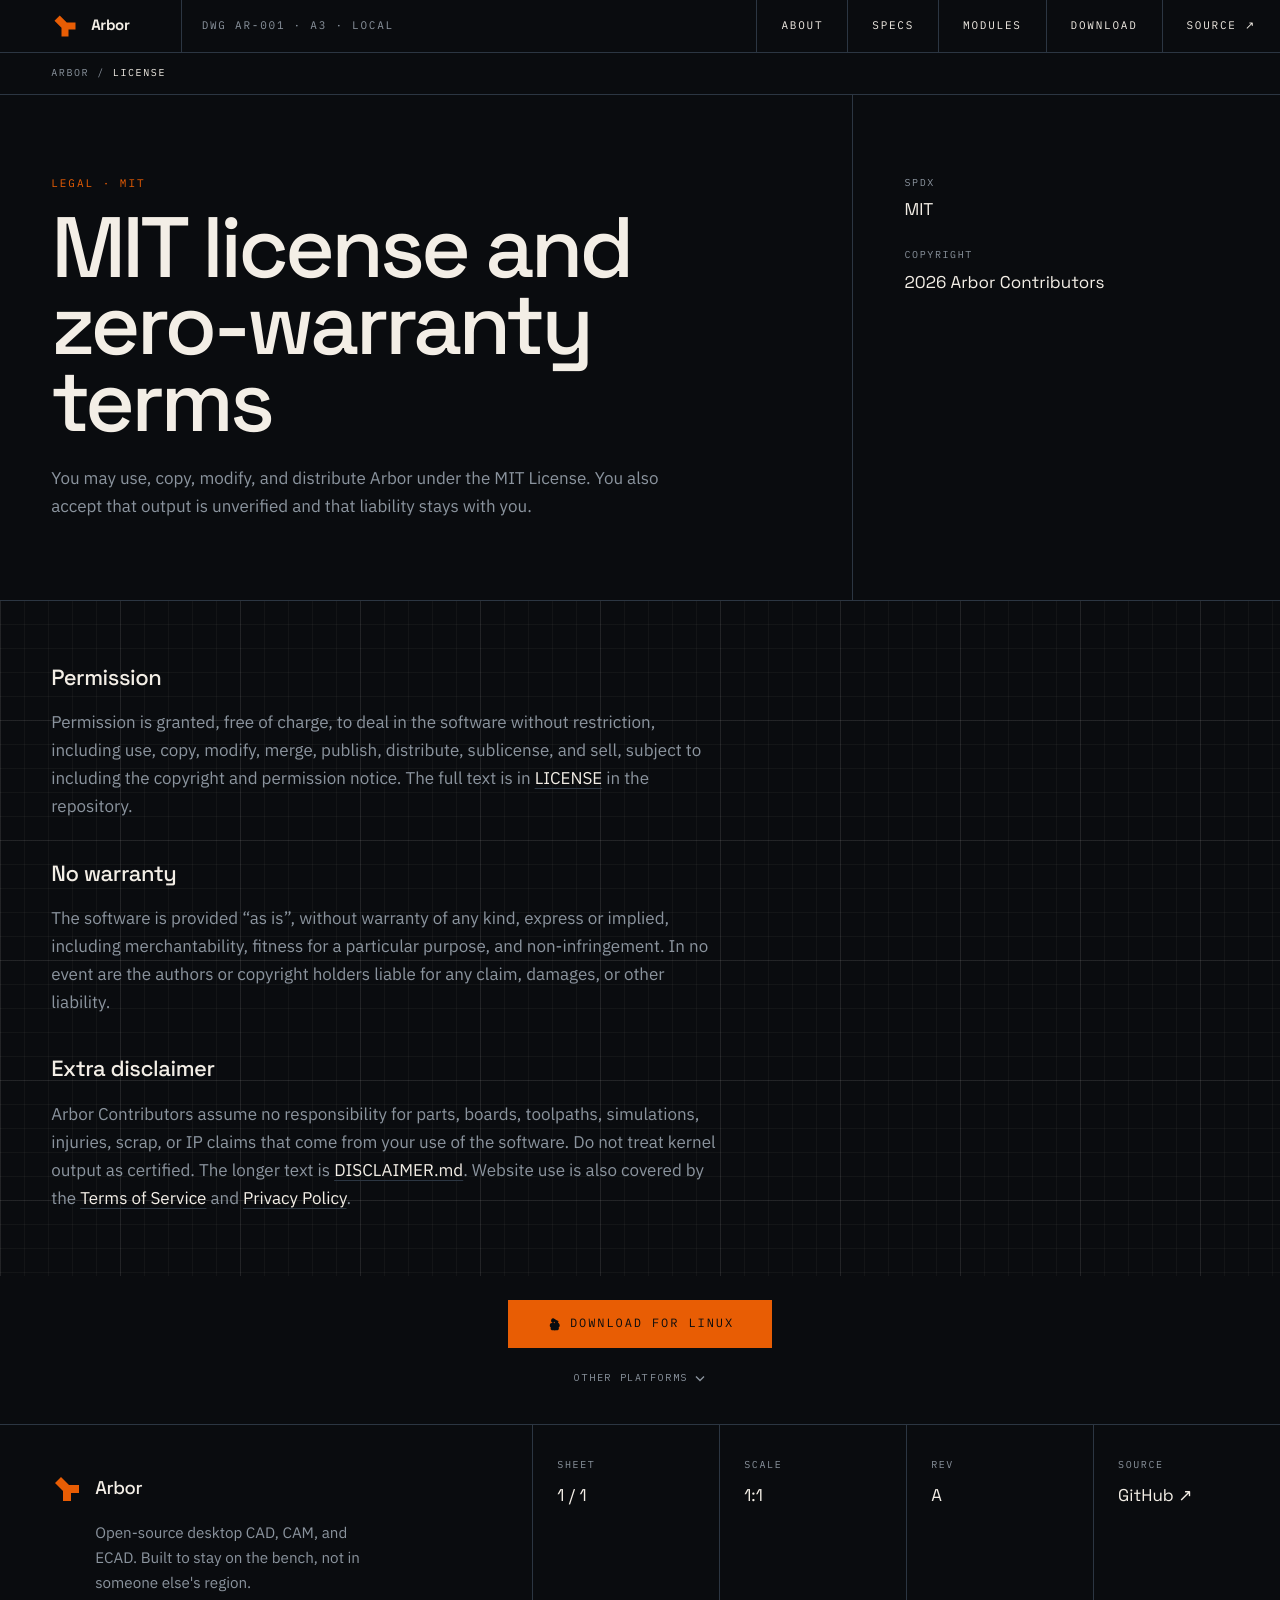
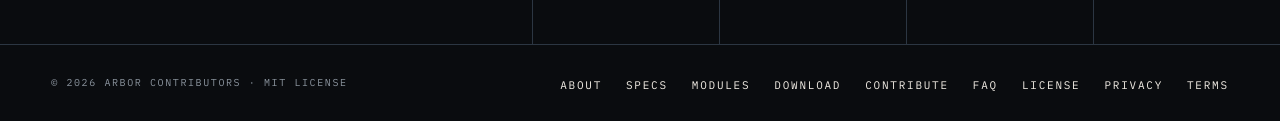
<file: license/index.html>
<!DOCTYPE html><html lang="en" class="space_grotesk_a5d6589-module__4yp5ca__variable ibm_plex_sans_4d51713-module__1B70oG__variable ibm_plex_mono_6f540f3d-module__qVhoCW__variable h-full"><head><meta charSet="utf-8"/><meta name="viewport" content="width=device-width, initial-scale=1"/><link rel="preload" href="/_next/static/media/03fc1b4a8d284b5e-s.p.0wiir8udbzjvx.woff2" as="font" crossorigin="" type="font/woff2"/><link rel="preload" href="/_next/static/media/0c89a48fa5027cee-s.p.2cyn07wtgehh0.woff2" as="font" crossorigin="" type="font/woff2"/><link rel="preload" href="/_next/static/media/99e609270109b47d-s.p.40sczeszzbjw1.woff2" as="font" crossorigin="" type="font/woff2"/><link rel="preload" href="/_next/static/media/effe91970fc4db64-s.p.0oace-s_gkfks.woff2" as="font" crossorigin="" type="font/woff2"/><link rel="stylesheet" href="/_next/static/chunks/1h094hydu4tsb.css" data-precedence="next"/><link rel="preload" as="script" fetchPriority="low" href="/_next/static/chunks/310vm2bl3xxpt.js"/><script src="/_next/static/chunks/19mx3mg6lkumu.js" async=""></script><script src="/_next/static/chunks/1p7li1wqvkk1y.js" async=""></script><script src="/_next/static/chunks/344n2zhqbh4pn.js" async=""></script><script src="/_next/static/chunks/turbopack-2m33ne6tca48e.js" async=""></script><script src="/_next/static/chunks/3fntmmi971322.js" async=""></script><script src="/_next/static/chunks/1m5wsimt2jtmr.js" async=""></script><script src="/_next/static/chunks/2t-ct70y0w6h1.js" async=""></script><title>Arbor license — MIT terms and zero-warranty disclaimer</title><meta name="description" content="Arbor is MIT-licensed CAD, CAM, and ECAD with no warranty. Contributors are not liable for parts, boards, toolpaths, or injuries from your work."/><meta name="application-name" content="Arbor"/><meta name="author" content="Arbor Contributors"/><meta name="keywords" content="CAD,CAM,ECAD,OpenCASCADE,local-first,parametric modeling,Gerber,open source CAD"/><meta name="creator" content="Arbor Contributors"/><meta name="publisher" content="Arbor Contributors"/><meta name="robots" content="index, follow"/><meta name="category" content="CAD"/><link rel="canonical" href="https://arbor-cae.github.io/license/"/><meta name="google-site-verification" content="_jv1ortqoo-qGdnsLPO1WUezP-NAAabIfEEEXI_-hUo"/><meta name="google-site-verification" content="GGYs_DeEPOpFRg5tGALcPWca2tFZg6pn1_dV42sA9bI"/><meta property="og:title" content="Arbor license — MIT terms and zero-warranty disclaimer"/><meta property="og:description" content="Arbor is MIT-licensed CAD, CAM, and ECAD with no warranty. Contributors are not liable for parts, boards, toolpaths, or injuries from your work."/><meta property="og:url" content="https://arbor-cae.github.io/license/"/><meta property="og:site_name" content="Arbor"/><meta property="og:locale" content="en_US"/><meta property="og:image" content="https://arbor-cae.github.io/og.png"/><meta property="og:image:width" content="1200"/><meta property="og:image:height" content="630"/><meta property="og:image:alt" content="Arbor — parametric CAD, native ECAD, zero cloud"/><meta property="og:type" content="website"/><meta name="twitter:card" content="summary_large_image"/><meta name="twitter:title" content="Arbor license — MIT terms and zero-warranty disclaimer"/><meta name="twitter:description" content="Arbor is MIT-licensed CAD, CAM, and ECAD with no warranty. Contributors are not liable for parts, boards, toolpaths, or injuries from your work."/><meta name="twitter:image" content="https://arbor-cae.github.io/og.png"/><link rel="shortcut icon" href="/icon.svg"/><link rel="icon" href="/favicon.ico?favicon.2vob68tjqpejf.ico" sizes="256x256" type="image/x-icon"/><link rel="icon" href="/icon.svg" type="image/svg+xml"/><link rel="apple-touch-icon" href="/apple-touch-icon.png"/><meta name="next-size-adjust" content=""/><script src="/_next/static/chunks/0cz1d0mv5g_q7.js" noModule=""></script></head><body class="min-h-full bg-ink text-paper font-sans antialiased"><div hidden=""><!--$--><!--/$--></div><script type="application/ld+json">{"@context":"https://schema.org","@graph":[{"@type":"WebSite","@id":"https://arbor-cae.github.io/#website","url":"https://arbor-cae.github.io/","name":"Arbor","description":"Open-source local-first desktop CAD, CAM, and ECAD. OpenCASCADE solids, SQLite versioning, Gerber out.","inLanguage":"en-US","publisher":{"@id":"https://arbor-cae.github.io/#org"}},{"@type":"Organization","@id":"https://arbor-cae.github.io/#org","name":"Arbor Contributors","url":"https://arbor-cae.github.io/","logo":{"@type":"ImageObject","url":"https://arbor-cae.github.io/icon.svg"},"sameAs":["https://github.com/Eerielettuce3717/arbor-cae"],"email":"varun.m.ganti@gmail.com"},{"@type":"SoftwareApplication","@id":"https://arbor-cae.github.io/#app","name":"Arbor","applicationCategory":"DesignApplication","applicationSubCategory":"CAD","operatingSystem":"macOS, Windows, Linux","license":"https://opensource.org/licenses/MIT","url":"https://arbor-cae.github.io/","image":"https://arbor-cae.github.io/og.png","offers":{"@type":"Offer","price":"0","priceCurrency":"USD"},"author":{"@id":"https://arbor-cae.github.io/#org"},"codeRepository":"https://github.com/Eerielettuce3717/arbor-cae","downloadUrl":"https://arbor-cae.github.io/download/"},{"@type":["LocalBusiness","ProfessionalService"],"@id":"https://arbor-cae.github.io/#business","name":"Arbor","url":"https://arbor-cae.github.io/","image":"https://arbor-cae.github.io/og.png","logo":"https://arbor-cae.github.io/icon.svg","priceRange":"Free","currenciesAccepted":"USD","paymentAccepted":"None — MIT licensed software","areaServed":{"@type":"Place","name":"Worldwide"},"address":{"@type":"PostalAddress","addressRegion":"CA","addressCountry":"US"},"parentOrganization":{"@id":"https://arbor-cae.github.io/#org"},"sameAs":["https://github.com/Eerielettuce3717/arbor-cae"]}]}</script><div class="sheet-grid min-h-full"><a href="#main" class="skip-link">Skip to content</a><header class="sticky top-0 z-40 border-b border-rule bg-ink"><div class="mx-auto flex max-w-sheet items-stretch"><a class="inline-flex items-center gap-3 min-h-11 items-center border-r border-rule px-[var(--gutter)] py-3 hover:text-signal" href="/"><svg class="h-7 w-7 shrink-0" viewBox="0 0 32 32" aria-hidden="true" fill="none"><rect width="32" height="32" fill="#0A0C0F"></rect><path fill="#E85D04" d="M20 12h8v8h-8v8h-8V18L4 10l6-6 8 8h2z"></path></svg><span class="font-display text-[15px] font-bold tracking-tight text-paper">Arbor</span></a><p class="hidden flex-1 items-center px-5 font-mono text-[11px] uppercase tracking-[0.16em] text-mute md:flex">DWG AR-001 · A3 · LOCAL</p><nav aria-label="Main" class="ml-auto hidden items-stretch md:flex"><a class="flex min-h-11 items-center border-l border-rule px-6 font-mono text-[11px] uppercase tracking-[0.16em] text-paper transition-colors hover:bg-panel hover:text-signal" href="/about/">About</a><a class="flex min-h-11 items-center border-l border-rule px-6 font-mono text-[11px] uppercase tracking-[0.16em] text-paper transition-colors hover:bg-panel hover:text-signal" href="/specs/">Specs</a><a class="flex min-h-11 items-center border-l border-rule px-6 font-mono text-[11px] uppercase tracking-[0.16em] text-paper transition-colors hover:bg-panel hover:text-signal" href="/modules/">Modules</a><a class="flex min-h-11 items-center border-l border-rule px-6 font-mono text-[11px] uppercase tracking-[0.16em] text-paper transition-colors hover:bg-panel hover:text-signal" href="/download/">Download</a><a href="https://github.com/Eerielettuce3717/arbor-cae" target="_blank" rel="noreferrer" class="flex min-h-11 items-center border-l border-rule px-6 font-mono text-[11px] uppercase tracking-[0.16em] text-paper transition-colors hover:bg-panel hover:text-signal">Source ↗</a></nav><button type="button" class="ml-auto flex min-h-11 min-w-11 items-center justify-center border-l border-rule px-4 md:hidden" aria-expanded="false" aria-controls="mobile-nav"><span class="sr-only">Open menu</span><span aria-hidden="true" class="font-mono text-xs tracking-[0.14em] text-paper">MENU</span></button></div></header><script type="application/ld+json">{"@context":"https://schema.org","@type":"BreadcrumbList","itemListElement":[{"@type":"ListItem","position":1,"name":"Arbor","item":"https://arbor-cae.github.io/"},{"@type":"ListItem","position":2,"name":"License","item":"https://arbor-cae.github.io/license/"}]}</script><nav aria-label="Breadcrumb" class="border-b border-rule bg-ink"><ol class="mx-auto flex max-w-sheet flex-wrap items-center gap-2 px-[var(--gutter)] py-3 font-mono text-[10px] uppercase tracking-[0.16em] text-mute"><li class="flex items-center gap-2"><a class="hover:text-signal" href="/">Arbor</a></li><li class="flex items-center gap-2"><span aria-hidden="true"> / </span><span class="text-paper" aria-current="page">License</span></li></ol></nav><main id="main"><header class="border-b border-rule bg-ink"><div class="mx-auto grid max-w-sheet lg:grid-cols-12"><div class="px-[var(--gutter)] py-12 sm:py-16 lg:col-span-8 lg:border-r lg:border-rule lg:py-20"><p class="font-mono text-[11px] uppercase tracking-[0.18em] text-signal">Legal · MIT</p><h1 class="mt-4 font-display text-h2 text-paper sm:text-display">MIT license and zero-warranty terms</h1><p class="mt-6 max-w-[62ch] text-body text-mute">You may use, copy, modify, and distribute Arbor under the MIT License. You also accept that output is unverified and that liability stays with you.</p></div><aside class="px-[var(--gutter)] py-10 lg:col-span-4 lg:py-20"><ul class="space-y-6"><li><p class="font-mono text-[10px] uppercase tracking-[0.16em] text-mute">SPDX</p><p class="mt-1 font-display text-paper">MIT</p></li><li><p class="font-mono text-[10px] uppercase tracking-[0.16em] text-mute">Copyright</p><p class="mt-1 font-display text-paper">2026 Arbor Contributors</p></li></ul></aside></div></header><article class="mx-auto max-w-sheet px-[var(--gutter)] py-12 lg:py-16"><div class="legal-prose max-w-[66ch] space-y-4 text-mute"><h2 class="font-display text-h3 text-paper">Permission</h2><p>Permission is granted, free of charge, to deal in the software without restriction, including use, copy, modify, merge, publish, distribute, sublicense, and sell, subject to including the copyright and permission notice. The full text is in<!-- --> <a href="https://github.com/Eerielettuce3717/arbor-cae/blob/main/LICENSE" target="_blank" rel="noreferrer" class="text-paper underline decoration-rule underline-offset-4 hover:text-signal">LICENSE</a> <!-- -->in the repository.</p><h2 class="mt-10 font-display text-h3 text-paper">No warranty</h2><p>The software is provided “as is”, without warranty of any kind, express or implied, including merchantability, fitness for a particular purpose, and non-infringement. In no event are the authors or copyright holders liable for any claim, damages, or other liability.</p><h2 class="mt-10 font-display text-h3 text-paper">Extra disclaimer</h2><p>Arbor Contributors assume no responsibility for parts, boards, toolpaths, simulations, injuries, scrap, or IP claims that come from your use of the software. Do not treat kernel output as certified. The longer text is<!-- --> <a href="https://github.com/Eerielettuce3717/arbor-cae/blob/main/DISCLAIMER.md" target="_blank" rel="noreferrer" class="text-paper underline decoration-rule underline-offset-4 hover:text-signal">DISCLAIMER.md</a>. Website use is also covered by the<!-- --> <a class="text-paper underline decoration-rule underline-offset-4 hover:text-signal" href="/terms-of-service/">Terms of Service</a> and<!-- --> <a class="text-paper underline decoration-rule underline-offset-4 hover:text-signal" href="/privacy-policy/">Privacy Policy</a>.</p></div></article></main><footer class="bg-ink"><div class="relative z-30 flex justify-center border-b border-rule bg-ink px-[var(--gutter)] py-5 sm:py-6"><div class="relative flex flex-col items-center gap-2"><a href="https://github.com/Eerielettuce3717/arbor-cae/releases/tag/v0.1.0-pre.3" class="inline-flex min-h-12 min-w-[16.5rem] items-center justify-center gap-2.5 bg-signal px-8 font-mono text-[12px] uppercase tracking-[0.16em] text-ink hover:bg-paper"><svg viewBox="0 0 16 16" class="h-3.5 w-3.5" aria-hidden="true" fill="none"><rect x="2.5" y="3.5" width="11" height="9" stroke="currentColor" stroke-width="1.3"></rect><path d="M2.5 6.5h11" stroke="currentColor" stroke-width="1.3"></path></svg>Pre-release</a><button type="button" aria-expanded="false" aria-controls="_R_qlubtb_" class="inline-flex min-h-11 items-center gap-1.5 font-mono text-[10px] uppercase tracking-[0.16em] text-mute hover:text-paper">Other platforms<svg viewBox="0 0 12 12" class="h-3 w-3 " aria-hidden="true" fill="none"><path d="M2 4.5 L6 8.5 L10 4.5" stroke="currentColor" stroke-width="1.4" stroke-linejoin="miter"></path></svg></button></div></div><div class="mx-auto grid max-w-sheet lg:grid-cols-12"><div class="flex items-start gap-3 border-b border-rule px-[var(--gutter)] py-10 lg:col-span-5 lg:border-b-0 lg:border-r lg:py-12"><div><a class="inline-flex items-center gap-3 " href="/"><svg class="h-8 w-8 shrink-0" viewBox="0 0 32 32" aria-hidden="true" fill="none"><rect width="32" height="32" fill="#0A0C0F"></rect><path fill="#E85D04" d="M20 12h8v8h-8v8h-8V18L4 10l6-6 8 8h2z"></path></svg><span class="font-display text-[1.15rem] font-medium tracking-[-0.02em] text-paper">Arbor</span></a><p class="mt-2 max-w-[34ch] pl-11 text-[0.95rem] text-mute">Open-source desktop CAD, CAM, and ECAD. Built to stay on the bench, not in someone else&#x27;s region.</p></div></div><div class="grid grid-cols-2 gap-px bg-rule sm:grid-cols-4 lg:col-span-7"><div class="bg-ink px-[var(--gutter)] py-8 sm:px-6"><p class="font-mono text-[10px] uppercase tracking-[0.16em] text-mute">Sheet</p><p class="mt-2 font-display text-paper">1 / 1</p></div><div class="bg-ink px-[var(--gutter)] py-8 sm:px-6"><p class="font-mono text-[10px] uppercase tracking-[0.16em] text-mute">Scale</p><p class="mt-2 font-display text-paper">1:1</p></div><div class="bg-ink px-[var(--gutter)] py-8 sm:px-6"><p class="font-mono text-[10px] uppercase tracking-[0.16em] text-mute">Rev</p><p class="mt-2 font-display text-paper">A</p></div><a href="https://github.com/Eerielettuce3717/arbor-cae" target="_blank" rel="noreferrer" class="bg-ink px-[var(--gutter)] py-8 hover:bg-panel sm:px-6"><p class="font-mono text-[10px] uppercase tracking-[0.16em] text-mute">Source</p><p class="mt-2 font-display text-paper">GitHub ↗</p></a></div></div><nav aria-label="Site" class="border-t border-rule"><div class="mx-auto flex max-w-sheet flex-col gap-4 px-[var(--gutter)] py-6 sm:flex-row sm:items-center sm:justify-between"><p class="font-mono text-[10px] uppercase tracking-[0.16em] text-mute">© 2026 Arbor Contributors · MIT License</p><ul class="flex flex-wrap items-center gap-x-6 gap-y-2"><li><a class="font-mono text-[11px] uppercase tracking-[0.16em] text-paper hover:text-signal" href="/about/">About</a></li><li><a class="font-mono text-[11px] uppercase tracking-[0.16em] text-paper hover:text-signal" href="/specs/">Specs</a></li><li><a class="font-mono text-[11px] uppercase tracking-[0.16em] text-paper hover:text-signal" href="/modules/">Modules</a></li><li><a class="font-mono text-[11px] uppercase tracking-[0.16em] text-paper hover:text-signal" href="/download/">Download</a></li><li><a class="font-mono text-[11px] uppercase tracking-[0.16em] text-paper hover:text-signal" href="/contribute/">Contribute</a></li><li><a class="font-mono text-[11px] uppercase tracking-[0.16em] text-paper hover:text-signal" href="/faq/">FAQ</a></li><li><a class="font-mono text-[11px] uppercase tracking-[0.16em] text-paper hover:text-signal" href="/license/">License</a></li><li><a class="font-mono text-[11px] uppercase tracking-[0.16em] text-paper hover:text-signal" href="/privacy-policy/">Privacy</a></li><li><a class="font-mono text-[11px] uppercase tracking-[0.16em] text-paper hover:text-signal" href="/terms-of-service/">Terms</a></li></ul></div></nav></footer></div><!--$--><!--/$--><script src="/_next/static/chunks/310vm2bl3xxpt.js" id="_R_" async=""></script><script>(self.__next_f=self.__next_f||[]).push([0])</script><script>self.__next_f.push([1,"1:\"$Sreact.fragment\"\n3:I[39756,[\"/_next/static/chunks/3fntmmi971322.js\"],\"default\"]\n4:I[37457,[\"/_next/static/chunks/3fntmmi971322.js\"],\"default\"]\n5:I[52255,[\"/_next/static/chunks/3fntmmi971322.js\",\"/_next/static/chunks/1m5wsimt2jtmr.js\"],\"NativeLinkProvider\"]\n6:I[9616,[\"/_next/static/chunks/3fntmmi971322.js\",\"/_next/static/chunks/1m5wsimt2jtmr.js\"],\"SiteHeader\"]\n7:I[39933,[\"/_next/static/chunks/3fntmmi971322.js\",\"/_next/static/chunks/2t-ct70y0w6h1.js\"],\"ForceReloadLinks\"]\n8:I[52255,[\"/_next/static/chunks/3fntmmi971322.js\",\"/_next/static/chunks/1m5wsimt2jtmr.js\"],\"AppLink\"]\n10:I[68027,[\"/_next/static/chunks/3fntmmi971322.js\"],\"default\",1]\n:HL[\"/_next/static/chunks/1h094hydu4tsb.css\",\"style\"]\n:HL[\"/_next/static/media/03fc1b4a8d284b5e-s.p.0wiir8udbzjvx.woff2\",\"font\",{\"crossOrigin\":\"\",\"type\":\"font/woff2\"}]\n:HL[\"/_next/static/media/0c89a48fa5027cee-s.p.2cyn07wtgehh0.woff2\",\"font\",{\"crossOrigin\":\"\",\"type\":\"font/woff2\"}]\n:HL[\"/_next/static/media/99e609270109b47d-s.p.40sczeszzbjw1.woff2\",\"font\",{\"crossOrigin\":\"\",\"type\":\"font/woff2\"}]\n:HL[\"/_next/static/media/effe91970fc4db64-s.p.0oace-s_gkfks.woff2\",\"font\",{\"crossOrigin\":\"\",\"type\":\"font/woff2\"}]\n2:T712,{\"@context\":\"https://schema.org\",\"@graph\":[{\"@type\":\"WebSite\",\"@id\":\"https://arbor-cae.github.io/#website\",\"url\":\"https://arbor-cae.github.io/\",\"name\":\"Arbor\",\"description\":\"Open-source local-first desktop CAD, CAM, and ECAD. OpenCASCADE solids, SQLite versioning, Gerber out.\",\"inLanguage\":\"en-US\",\"publisher\":{\"@id\":\"https://arbor-cae.github.io/#org\"}},{\"@type\":\"Organization\",\"@id\":\"https://arbor-cae.github.io/#org\",\"name\":\"Arbor Contributors\",\"url\":\"https://arbor-cae.github.io/\",\"logo\":{\"@type\":\"ImageObject\",\"url\":\"https://arbor-cae.github.io/icon.svg\"},\"sameAs\":[\"https://github.com/Eerielettuce3717/arbor-cae\"],\"email\":\"varun.m.ganti@gmail.com\"},{\"@type\":\"SoftwareApplication\",\"@id\":\"https://arbor-cae.github.io/#app\",\"name\":\"Arbor\",\"applicationCategory\":\"DesignApplication\",\"applicationSubCategory\":\"CAD\",\"operatingSystem\":\"macOS, Windows, Linux\",\"license\":\"https://opensource.org/licenses/MIT\",\"url\":\"https://arbor-cae.github.io/\",\"image\":\"https://arbor-cae.github.io/og.png\",\"offers\":{\"@type\":\"Offer\",\"price\":\"0\",\"priceCurrency\":\"USD\"},\"author\":{\"@id\":\"https://arbor-cae.github.io/#org\"},\"codeRepository\":\"https://github.com/Eerielettuce3717/arbor-cae\",\"downloadUrl\":\"https://arbor-cae.github.io/download/\"},{\"@type\":[\"LocalBusiness\",\"ProfessionalService\"],\"@id\":\"https://arbor-cae.github.io/#business\",\"name\":\"Arbor\",\"url\":\"https://arbor-cae.github.io/\",\"image\":\"https://arbor-cae.github.io/og.png\",\"logo\":\"https://arbor-cae.github.io/icon.svg\",\"priceRange\":\"Free\",\"currenciesAccepted\":\"USD\",\"paymentAccepted\":\"None — MIT licensed software\",\"areaServed\":{\"@type\":\"Place\",\"name\":\"Worldwide\"},\"address\":{\"@type\":\"PostalAddress\",\"addressRegion\":\"CA\",\"addressCountry\":\"US\"},\"parentOrganization\":{\"@id\":\"https://arbor-cae.github.io/#org\"},\"sameAs\":[\"https://github.com/Eerielettuce3717/arbor-cae\"]}]}e:X\n0:{\"P\":null,\"c\":[\"\",\"license\",\"\"],\"q\":\"\",\"i\":false,\"f\":[[[\"\",{\"children\":[\"license\",{\"children\":[\"__PAGE__\",{},\"$undefined\",\"$undefined\",4608]},\"$undefined\",\"$undefined\",4608]},\"$undefined\",\"$undefined\",4624],[[\"$\",\"$1\",\"c\",{\"children\":[[[\"$\",\"link\",\"0\",{\"rel\":\"stylesheet\",\"href\":\"/_next/static/chunks/1h094hydu4tsb.css\",\"precedence\":\"next\",\"crossOrigin\":\"$undefined\",\"nonce\":\"$undefined\"}],[\"$\",\"script\",\"script-0\",{\"src\":\"/_next/static/chunks/3fntmmi971322.js\",\"async\":true,\"nonce\":\"$undefined\"}]],[\"$\",\"html\",null,{\"lang\":\"en\",\"className\":\"space_grotesk_a5d6589-module__4yp5ca__variable ibm_plex_sans_4d51713-module__1B70oG__variable ibm_plex_mono_6f540f3d-module__qVhoCW__variable h-full\",\"children\":[\"$\",\"body\",null,{\"className\":\"min-h-full bg-ink text-paper font-sans antialiased\",\"children\":[[\"$\",\"script\",null,{\"type\":\"application/ld+json\",\"dangerouslySetInnerHTML\":{\"__html\":\"$2\"}}],[\"$\",\"$L3\",null,{\"parallelRouterKey\":\"children\",\"error\":\"$undefined\",\"errorStyles\":\"$undefined\",\"errorScripts\":\"$undefined\",\"template\":[\"$\",\"$L4\",null,{}],\"templateStyles\":\"$undefined\",\"templateScripts\":\"$undefined\",\"notFound\":[[\"$\",\"$L5\",null,{\"native\":true,\"children\":[\"$\",\"div\",null,{\"className\":\"sheet-grid min-h-full\",\"children\":[[\"$\",\"a\",null,{\"href\":\"#main\",\"className\":\"skip-link\",\"children\":\"Skip to content\"}],[\"$\",\"$L6\",null,{}],null,[[\"$\",\"$L7\",null,{}],[\"$\",\"main\",null,{\"id\":\"main\",\"children\":[\"$\",\"header\",null,{\"className\":\"border-b border-rule bg-ink\",\"children\":[\"$\",\"div\",null,{\"className\":\"mx-auto max-w-sheet px-[var(--gutter)] py-16 sm:py-24\",\"children\":[[\"$\",\"p\",null,{\"className\":\"font-mono text-[11px] uppercase tracking-[0.18em] text-signal\",\"children\":\"HTTP 404\"}],[\"$\",\"h1\",null,{\"className\":\"mt-4 font-display text-h2 text-paper sm:text-display\",\"children\":\"This sheet is not in the set\"}],[\"$\",\"p\",null,{\"className\":\"mt-6 max-w-[46ch] text-body text-mute\",\"children\":\"No document exists at this path. The drawing list is home, about, specs, modules, download, contribute, FAQ, and license.\"}],[\"$\",\"div\",null,{\"className\":\"mt-10 flex flex-wrap gap-3\",\"children\":[[\"$\",\"$L8\",null,{\"href\":\"/\",\"className\":\"inline-flex min-h-11 items-center border border-rule px-6 font-mono text-[11px] uppercase tracking-[0.16em] text-paper hover:border-paper\",\"children\":\"Return home\"}],\"$L9\",\"$La\"]}]]}]}]}]],\"$Lb\"]}]}],[]],\"forbidden\":\"$undefined\",\"unauthorized\":\"$undefined\"}]]}]}]]}],{\"children\":[\"$Lc\",{\"children\":[\"$Ld\",{},null,false,null]},null,false,\"$e\"]},null,false,null],\"$Lf\",false]],\"m\":\"$undefined\",\"G\":[\"$10\",[\"$L11\"]],\"S\":true,\"h\":null,\"r\":\"$undefined\",\"s\":\"$undefined\",\"a\":\"$undefined\",\"l\":\"$undefined\",\"p\":\"$undefined\",\"d\":\"$undefined\",\"b\":\"U22e6JMv6ZFKFQ46NjlO5\"}\n12:I[56332,[\"/_next/static/chunks/3fntmmi971322.js\",\"/_next/static/chunks/1m5wsimt2jtmr.js\"],\"DownloadStrip\"]\n1a:I[97367,[\"/_next/static/chunks/3fntmmi971322.js\"],\"ViewportBoundary\"]\n1c:I[97367,[\"/_next/static/chunks/3fntmmi971322.js\"],\"MetadataBoundary\"]\n1d:\"$Sreact.suspense\"\n9:[\"$\",\"$L8\",null,{\"href\":\"/specs/\",\"className\":\"inline-flex min-h-11 items-center border border-rule px-6 font-mono text-[11px] uppercase tracking-[0.16em] text-paper hover:border-paper\",\"children\":\"Open specs\"}]\na:[\"$\",\"$L8\",null,{\"href\":\"/faq/\",\"className\":\"inline-flex min-h-11 items-center border border-rule px-6 font-mono text-[11px] uppercase tracking-[0.16em] text-paper hover:border-paper\",\"children\":\"Read FAQ\"}]\nb:[\"$\",\"footer\",null,{\"className\":\"bg-ink\",\"children\":[[\"$\",\"$L12\",null,{}],[\"$\",\"div\",null,{\"className\":\"mx-auto grid max-w-sheet lg:grid-cols-12\",\"children\":[[\"$\",\"div\",null,{\"className\":\"flex items-start gap-3 border-b border-rule px-[var(--gutter)] py-10 lg:col-span-5 lg:border-b-0 lg:border-r lg:py-12\",\"children\":[\"$\",\"div\",null,{\"children\":[[\"$\",\"$L8\",null,{\"href\":\"/\",\"className\":\"inline-flex items-center gap-3 \",\"children\":[[\"$\",\"svg\",null,{\"className\":\"h-8 w-8 shrink-0\",\"viewBox\":\"0 0 32 32\",\"role\":\"$undefined\",\"aria-hidden\":true,\"aria-label\":\"$undefined\",\"fill\":\"none\",\"children\":[[\"$\",\"rect\",null,{\"width\":\"32\",\"height\":\"32\",\"fill\":\"#0A0C0F\"}],[\"$\",\"path\",null,{\"fill\":\"#E85D04\",\"d\":\"M20 12h8v8h-8v8h-8V18L4 10l6-6 8 8h2z\"}]]}],[\"$\",\"span\",null,{\"className\":\"font-display text-[1.15rem] font-medium tracking-[-0.02em] text-paper\",\"children\":\"Arbor\"}]]}],[\"$\",\"p\",null,{\"className\":\"mt-2 max-w-[34ch] pl-11 text-[0.95rem] text-mute\",\"children\":\"Open-source desktop CAD, CAM, and ECAD. Built to stay on the bench, not in someone else's region.\"}]]}]}],[\"$\",\"div\",null,{\"className\":\"grid grid-cols-2 gap-px bg-rule sm:grid-cols-4 lg:col-span-7\",\"children\":[[\"$\",\"div\",null,{\"className\":\"bg-ink px-[var(--gutter)] py-8 sm:px-6\",\"children\":[[\"$\",\"p\",null,{\"className\":\"font-mono text-[10px] uppercase tracking-[0.16em] text-mute\",\"children\":\"Sheet\"}],[\"$\",\"p\",null,{\"className\":\"mt-2 font-display text-paper\",\"children\":\"1 / 1\"}]]}],[\"$\",\"div\",null,{\"className\":\"bg-ink px-[var(--gutter)] py-8 sm:px-6\",\"children\":[[\"$\",\"p\",null,{\"className\":\"font-mono text-[10px] uppercase tracking-[0.16em] text-mute\",\"children\":\"Scale\"}],[\"$\",\"p\",null,{\"className\":\"mt-2 font-display text-paper\",\"children\":\"1:1\"}]]}],[\"$\",\"div\",null,{\"className\":\"bg-ink px-[var(--gutter)] py-8 sm:px-6\",\"children\":[[\"$\",\"p\",null,{\"className\":\"font-mono text-[10px] uppercase tracking-[0.16em] text-mute\",\"children\":\"Rev\"}],[\"$\",\"p\",null,{\"className\":\"mt-2 font-display text-paper\",\"children\":\"A\"}]]}],[\"$\",\"a\",null,{\"href\":\"https://github.com/Eerielettuce3717/arbor-cae\",\"target\":\"_blank\",\"rel\":\"noreferrer\",\"className\":\"bg-ink px-[var(--gutter)] py-8 hover:bg-panel sm:px-6\",\"children\":[[\"$\",\"p\",null,{\"className\":\"font-mono text-[10px] uppercase tracking-[0.16em] text-mute\",\"children\":\"Source\"}],[\"$\",\"p\",null,{\"className\":\"mt-2 font-display text-paper\",\"children\":\"GitHub ↗\"}]]}]]}]]}],[\"$\",\"nav\",null,{\"aria-label\":\"Site\",\"className\":\"border-t border-rule\",\"children\":[\"$\",\"div\",null,{\"className\":\"mx-auto flex max-w-sheet flex-col gap-4 px-[var(--gutter)] py-6 sm:flex-row sm:items-center sm:justify-between\",\"children\":[[\"$\",\"p\",null,{\"className\":\"font-mono text-[10px] uppercase tracking-[0.16em] text-mute\",\"children\":\"© 2026 Arbor Contributors · MIT License\"}],[\"$\",\"ul\",null,{\"className\":\"flex flex-wrap items-center gap-x-6 gap-y-2\",\"children\":[[\"$\",\"li\",\"/about/\",{\"children\":[\"$\",\"$L8\",null,{\"href\":\"/about/\",\"className\":\"font-mono text-[11px] uppercase tracking-[0.16em] text-paper hover:text-signal\",\"children\":\"About\"}]}],[\"$\",\"li\",\"/specs/\",{\"children\":[\"$\",\"$L8\",null,{\"href\":\"/specs/\",\"className\":\"font-mono text-[11px] uppercase tracking-[0.16em] text-paper hover:text-signal\",\"children\":\"Specs\"}]}],[\"$\",\"li\",\"/modules/\",{\"children\":[\"$\",\"$L8\",null,{\"href\":\"/modules/\",\"className\":\"font-mono text-[11px] uppercase tracking-[0.16em] text-paper hover:text-signal\",\"children\":\"Modules\"}]}],[\"$\",\"li\",\"/download/\",{\"children\":[\"$\",\"$L8\",null,{\"href\":\"/download/\",\"className\":\"font-mono text-[11px] uppercase tracking-[0.16em] text-paper hover:text-signal\",\"children\":\"Download\"}]}],[\"$\",\"li\",\"/contribute/\",{\"children\":[\"$\",\"$L8\",null,{\"href\":\"/contribute/\",\"className\":\"font-mono text-[11px] uppercase tracking-[0.16em] text-paper hover:text-signal\",\"children\":\"Contribute\"}]}],[\"$\",\"li\",\"/faq/\",{\"children\":[\"$\",\"$L8\",null,{\"href\":\"/faq/\",\"className\":\"font-mono text-[11px] uppercase tracking-[0.16em] text-paper hover:text-signal\",\"children\":\"FAQ\"}]}],[\"$\",\"li\",\"/license/\",{\"children\":[\"$\",\"$L8\",null,{\"href\":\"/license/\",\"className\":\"font-mono text-[11px] uppercase tracking-[0.16em] text-paper hover:text-signal\",\"children\":\"License\"}]}],[\"$\",\"li\",\"/privacy-policy/\",{\"children\":[\"$\",\"$L8\",null,{\"href\":\"/privacy-policy/\",\"className\":\"font-mono text-[11px] uppercase tracking-[0.16em] text-paper hover:text-signal\",\"children\":\"Privacy\"}]}],\"$L13\"]}]]}]}]]}]\nc:[\"$\",\"$1\",\"c\",{\"children\":[null,[\"$\",\"$L3\",null,{\"parallelRouterKey\":\"children\",\"error\":\"$undefined\",\"errorStyles\":\"$undefined\",\"errorScripts\":\"$undefined\",\"template\":[\"$\",\"$L4\",null,{}],\"templateStyles\":\"$undefined\",\"templateScripts\":\"$undefined\",\"notFound\":\"$undefined\",\"forbidden\":\"$undefined\",\"unauthorized\":\"$undefined\"}]]}]\nd:[\"$\",\"$1\",\"c\",{\"children\":[[\"$\",\"$L5\",null,{\"native\":false,\"children\":[\"$\",\"div\",null,{\"className\":\"sheet-grid min-h-full\",\"children\":[[\"$\",\"a\",null,{\"href\":\"#main\",\"className\":\"skip-link\",\"children\":\"Skip to content\"}],[\"$\",\"$L6\",null,{}],[[\"$\",\"script\",null,{\"type\":\"application/ld+json\",\"dangerouslySetInnerHTML\":{\"__html\":\"{\\\"@context\\\":\\\"https://schema.org\\\",\\\"@type\\\":\\\"BreadcrumbList\\\",\\\"itemListElement\\\":[{\\\"@type\\\":\\\"ListItem\\\",\\\"position\\\":1,\\\"name\\\":\\\"Arbor\\\",\\\"item\\\":\\\"https://arbor-cae.github.io/\\\"},{\\\"@type\\\":\\\"ListItem\\\",\\\"position\\\":2,\\\"name\\\":\\\"License\\\",\\\"item\\\":\\\"https://arbor-cae.github.io/license/\\\"}]}\"}}],[\"$\",\"nav\",null,{\"aria-label\":\"Breadcrumb\",\"className\":\"border-b border-rule bg-ink\",\"children\":[\"$\",\"ol\",null,{\"className\":\"mx-auto flex max-w-sheet flex-wrap items-center gap-2 px-[var(--gutter)] py-3 font-mono text-[10px] uppercase tracking-[0.16em] text-mute\",\"children\":[[\"$\",\"li\",\"/\",{\"className\":\"flex items-center gap-2\",\"children\":[null,[\"$\",\"$L8\",null,{\"href\":\"/\",\"className\":\"hover:text-signal\",\"children\":\"Arbor\"}]]}],[\"$\",\"li\",\"/license/\",{\"className\":\"flex items-center gap-2\",\"children\":[[\"$\",\"span\",null,{\"aria-hidden\":true,\"children\":\" / \"}],[\"$\",\"span\",null,{\"className\":\"text-paper\",\"aria-current\":\"page\",\"children\":\"License\"}]]}]]}]}]],[\"$\",\"main\",null,{\"id\":\"main\",\"children\":[[\"$\",\"header\",null,{\"className\":\"border-b border-rule bg-ink\",\"children\":[\"$\",\"div\",null,{\"className\":\"mx-auto grid max-w-sheet lg:grid-cols-12\",\"children\":[[\"$\",\"div\",null,{\"className\":\"px-[var(--gutter)] py-12 sm:py-16 lg:col-span-8 lg:border-r lg:border-rule lg:py-20\",\"children\":[[\"$\",\"p\",null,{\"className\":\"font-mono text-[11px] uppercase tracking-[0.18em] text-signal\",\"children\":\"Legal · MIT\"}],[\"$\",\"h1\",null,{\"className\":\"mt-4 font-display text-h2 text-paper sm:text-display\",\"children\":\"MIT license and zero-warranty terms\"}],[\"$\",\"p\",null,{\"className\":\"mt-6 max-w-[62ch] text-body text-mute\",\"children\":\"You may use, copy, modify, and distribute Arbor under the MIT License. You also accept that output is unverified and that liability stays with you.\"}]]}],[\"$\",\"aside\",null,{\"className\":\"px-[var(--gutter)] py-10 lg:col-span-4 lg:py-20\",\"children\":[\"$\",\"ul\",null,{\"className\":\"space-y-6\",\"children\":[[\"$\",\"li\",null,{\"children\":[[\"$\",\"p\",null,{\"className\":\"font-mono text-[10px] uppercase tracking-[0.16em] text-mute\",\"children\":\"SPDX\"}],[\"$\",\"p\",null,{\"className\":\"mt-1 font-display text-paper\",\"children\":\"MIT\"}]]}],[\"$\",\"li\",null,{\"children\":[[\"$\",\"p\",null,{\"className\":\"font-mono text-[10px] uppercase tracking-[0.16em] text-mute\",\"children\":\"Copyright\"}],[\"$\",\"p\",null,{\"className\":\"mt-1 font-display text-paper\",\"children\":\"2026 Arbor Contributors\"}]]}]]}]}]]}]}],[\"$\",\"article\",null,{\"className\":\"mx-auto max-w-sheet px-[var(--gutter)] py-12 lg:py-16\",\"children\":[\"$\",\"div\",null,{\"className\":\"legal-prose max-w-[66ch] space-y-4 text-mute\",\"children\":[[\"$\",\"h2\",null,{\"className\":\"font-display text-h3 text-paper\",\"children\":\"Permission\"}],[\"$\",\"p\",null,{\"children\":[\"Permission is granted, free of charge, to deal in the software without restriction, including use, copy, modify, merge, publish, distribute, sublicense, and sell, subject to including the copyright and permission notice. The full text is in\",\" \",[\"$\",\"a\",null,{\"href\":\"https://github.com/Eerielettuce3717/arbor-cae/blob/main/LICENSE\",\"target\":\"_blank\",\"rel\":\"noreferrer\",\"className\":\"text-paper underline decoration-rule underline-offset-4 hover:text-signal\",\"children\":\"LICENSE\"}],\" \",\"in the repository.\"]}],[\"$\",\"h2\",null,{\"className\":\"mt-10 font-display text-h3 text-paper\",\"children\":\"No warranty\"}],[\"$\",\"p\",null,{\"children\":\"The software is provided “as is”, without warranty of any kind, express or implied, including merchantability, fitness for a particular purpose, and non-infringement. In no event are the authors or copyright holders liable for any claim, damages, or other liability.\"}],[\"$\",\"h2\",null,{\"className\":\"mt-10 font-display text-h3 text-paper\",\"children\":\"Extra disclaimer\"}],[\"$\",\"p\",null,{\"children\":[\"Arbor Contributors assume no responsibility for parts, boards, toolpaths, simulations, injuries, scrap, or IP claims that come from your use of the software. Do not treat kernel output as certified. The longer text is\",\" \",\"$L14\",\". Website use is also covered by the\",\" \",\"$L15\",\" and\",\" \",\"$L16\",\".\"]}]]}]}]]}],\"$L17\"]}]}],[\"$L18\"],\"$L19\"]}]\nf:[\"$\",\"$1\",\"h\",{\"children\":[null,[\"$\",\"$L1a\",null,{\"children\":\"$L1b\"}],[\"$\",\"div\",null,{\"hidden\":true,\"children\":[\"$\",\"$L1c\",null,{\"children\":[\"$\",\"$1d\",null,{\"name\":\"Next.Metadata\",\"children\":\"$L1e\"}]}]}],[\"$\",\"meta\",null,{\"name\":\"next-size-adjust\",\"content\":\"\"}]]}]\n11:[\"$\",\"link\",\"0\",{\"rel\":\"stylesheet\",\"href\":\"/_next/static/chunks/1h094hydu4tsb.css\",\"precedence\":\"next\",\"crossOrigin\":\"$undefined\",\"nonce\":\"$undefined\"}]\n20:I[97367,[\"/_next/static/chunks/3fntmmi971322.js\"],\"OutletBoundary\"]\ne:C\n13:[\"$\",\"li\",\"/terms-of-service/\",{\"children\":[\"$\",\"$L8\",null,{\"href\":\"/terms-of-service/\",\"className\":\"font-mono text-[11px] uppercase tracking-[0.16em] text-paper hover:text-signal\",\"children\":\"Terms\"}]}]\n14:[\"$\",\"a\",null,{\"href\":\"https://github.com/Eerielettuce3717/arbor-cae/blob/main/DISCLAIMER.md\",\"target\":\"_blank\",\"rel\":\"noreferrer\",\"className\":\"text-paper underline decoration-rule underline-offset-4 hover:text-signal\",\"children\":\"DISCLAIMER.md\"}]\n15:[\"$\",\"$L8\",null,{\"href\":\"/terms-of-service/\",\"className\":\"text-paper underline decoration-rule underline-offset-4 hover:text-signal\",\"children\":\"Terms of Service\"}]\n16:[\"$\",\"$L8\",null,{\"href\":\"/privacy-policy/\",\"className\":\"text-paper underline decoration-rule underline-offset-4 hover:text-signal\",\"children\":\"Privacy Policy\"}]\n17:[\"$\",\"footer\",null,{\"className\":\"bg-ink\",\"children\":[[\"$\",\"$L12\",null,{}],[\"$\",\"div\",null,{\"className\":\"mx-auto grid max-w-sheet lg:grid-cols-12\",\"children\":[[\"$\",\"div\",null,{\"className\":\"flex items-start gap-3 border-b border-rule px-[var(--gutter)] py-10 lg:col-span-5 lg:border-b-0 lg:border-r lg:py-12\",\"children\":[\"$\",\"div\",null,{\"children\":[[\"$\",\"$L8\",null,{\"href\":\"/\",\"className\":\"inline-flex items-center gap-3 \",\"children\":[[\"$\",\"svg\",null,{\"className\":\"h-8 w-8 shrink-0\",\"viewBox\":\"0 0 32 32\",\"role\":\"$undefined\",\"aria-hidden\":true,\"aria-label\":\"$undefined\",\"fill\":\"none\",\"children\":[[\"$\",\"rect\",null,{\"width\":\"32\",\"height\":\"32\",\"fill\":\"#0A0C0F\"}],[\"$\",\"path\",null,{\"fill\":\"#E85D04\",\"d\":\"M20 12h8v8h-8v8h-8V18L4 10l6-6 8 8h2z\"}]]}],[\"$\",\"span\",null,{\"className\":\"font-display text-[1.15rem] font-medium tracking-[-0.02em] text-paper\",\"children\":\"Arbor\"}]]}],[\"$\",\"p\",null,{\"className\":\"mt-2 max-w-[34ch] pl-11 text-[0.95rem] text-mute\",\"children\":\"Open-source desktop CAD, CAM, and ECAD. Built to stay on the bench, not in someone else's region.\"}]]}]}],[\"$\",\"div\",null,{\"className\":\"grid grid-cols-2 gap-px bg-rule sm:grid-cols-4 lg:col-span-7\",\"children\":[[\"$\",\"div\",null,{\"className\":\"bg-ink px-[var(--gutter)] py-8 sm:px-6\",\"children\":[[\"$\",\"p\",null,{\"className\":\"font-mono text-[10px] uppercase tracking-[0.16em] text-mute\",\"children\":\"Sheet\"}],[\"$\",\"p\",null,{\"className\":\"mt-2 font-display text-paper\",\"children\":\"1 / 1\"}]]}],[\"$\",\"div\",null,{\"className\":\"bg-ink px-[var(--gutter)] py-8 sm:px-6\",\"children\":[[\"$\",\"p\",null,{\"className\":\"font-mono text-[10px] uppercase tracking-[0.16em] text-mute\",\"children\":\"Scale\"}],[\"$\",\"p\",null,{\"className\":\"mt-2 font-display text-paper\",\"children\":\"1:1\"}]]}],[\"$\",\"div\",null,{\"className\":\"bg-ink px-[var(--gutter)] py-8 sm:px-6\",\"children\":[[\"$\",\"p\",null,{\"className\":\"font-mono text-[10px] uppercase tracking-[0.16em] text-mute\",\"children\":\"Rev\"}],[\"$\",\"p\",null,{\"className\":\"mt-2 font-display text-paper\",\"children\":\"A\"}]]}],[\"$\",\"a\",null,{\"href\":\"https://github.com/Eerielettuce3717/arbor-cae\",\"target\":\"_blank\",\"rel\":\"noreferrer\",\"className\":\"bg-ink px-[var(--gutter)] py-8 hover:bg-panel sm:px-6\",\"children\":[[\"$\",\"p\",null,{\"className\":\"font-mono text-[10px] uppercase tracking-[0.16em] text-mute\",\"children\":\"Source\"}],[\"$\",\"p\",null,{\"className\":\"mt-2 font-display text-paper\",\"children\":\"GitHub ↗\"}]]}]]}]]}],[\"$\",\"nav\",null,{\"aria-label\":\"Site\",\"className\":\"border-t border-rule\",\"children\":[\"$\",\"div\",null,{\"className\":\"mx-auto flex max-w-sheet flex-col gap-4 px-[var(--gutter)] py-6 sm:flex-row sm:items-center sm:justify-between\",\"children\":[[\"$\",\"p\",null,{\"className\":\"font-mono text-[10px] uppercase tracking-[0.16em] text-mute\",\"children\":\"© 2026 Arbor Contributors · MIT License\"}],[\"$\",\"ul\",null,{\"className\":\"flex flex-wrap items-center gap-x-6 gap-y-2\",\"children\":[[\"$\",\"li\",\"/about/\",{\"children\":[\"$\",\"$L8\",null,{\"href\":\"/about/\",\"className\":\"font-mono text-[11px] uppercase tracking-[0.16em] text-paper hover:text-signal\",\"children\":\"About\"}]}],[\"$\",\"li\",\"/specs/\",{\"children\":[\"$\",\"$L8\",null,{\"href\":\"/specs/\",\"className\":\"font-mono text-[11px] uppercase tracking-[0.16em] text-paper hover:text-signal\",\"children\":\"Specs\"}]}],[\"$\",\"li\",\"/modules/\",{\"children\":[\"$\",\"$L8\",null,{\"href\":\"/modules/\",\"className\":\"font-mono text-[11px] uppercase tracking-[0.16em] text-paper hover:text-signal\",\"children\":\"Modules\"}]}],[\"$\",\"li\",\"/download/\",{\"children\":[\"$\",\"$L8\",null,{\"href\":\"/download/\",\"className\":\"font-mono text-[11px] uppercase tracking-[0.16em] text-paper hover:text-signal\",\"children\":\"Download\"}]}],[\"$\",\"li\",\"/contribute/\",{\"children\":[\"$\",\"$L8\",null,{\"href\":\"/contribute/\",\"className\":\"font-mono text-[11px] uppercase tracking-[0.16em] text-paper hover:text-signal\",\"children\":\"Contribute\"}]}],[\"$\",\"li\",\"/faq/\",{\"children\":[\"$\",\"$L8\",null,{\"href\":\"/faq/\",\"className\":\"font-mono text-[11px] uppercase tracking-[0.16em] text-paper hover:text-signal\",\"children\":\"FAQ\"}]}],[\"$\",\"li\",\"/license/\",{\"children\":[\"$\",\"$L8\",null,{\"href\":\"/license/\",\"className\":\"font-mono text-[11px] uppercase tracking-[0.16em] text-paper hover:text-signal\",\"children\":\"License\"}]}],[\"$\",\"li\",\"/privacy-policy/\",{\"children\":[\"$\",\"$L8\",null,{\"href\":\"/privacy-policy/\",\"className\":\"font-mono text-[11px] uppercase tracking-[0.16em] text-paper hover:text-signal\",\"children\":\"Privacy\"}]}],\"$L1f\"]}]]}]}]]}]\n18:[\"$\",\"script\",\"script-0\",{\"src\":\"/_next/static/chunks/1m5wsimt2jtmr.js\",\"async\":true,\"nonce\":\"$undefined\"}]\n19:[\"$\",\"$L20\",null,{\"children\":[\"$\",\"$1d\",null,{\"name\":\"Next.MetadataOutlet\",\"children\":\"$@21\"}]}]\n1f:[\"$\",\"li\",\"/terms-of-service/\",{\"children\":[\"$\",\"$L8\",null,{\"href\":\"/terms-of-service/\",\"className\":\"font-mono text-[11px] uppercase tracking-[0.16em] text-paper hover:text-signal\",\"children\":\"Terms\"}]}]\n1b:[[\"$\",\"meta\",\"0\",{\"charSet\":\"utf-8\"}],[\"$\",\"meta\",\"1\",{\"name\":\"viewport\",\"content\":\"width=device-width, initial-scale=1\"}]]\n22:I[27201,[\"/_next/static/chunks/3fntmmi971322.js\"],\"IconMark\"]\n1e:[[\"$\",\"title\",\"0\",{\"children\":\"Arbor license — MIT terms and zero-warranty disclaimer\"}],[\"$\",\"meta\",\"1\",{\"name\":\"description\",\"content\":\"Arbor is MIT-licensed CAD, CAM, and ECAD with no warranty. Contributors are not liable for parts, boards, toolpaths, or injuries from your work.\"}],[\"$\",\"meta\",\"2\",{\"name\":\"application-name\",\"content\":\"Arbor\"}],[\"$\",\"meta\",\"3\",{\"name\":\"author\",\"content\":\"Arbor Contributors\"}],[\"$\",\"meta\",\"4\",{\"name\":\"keywords\",\"content\":\"CAD,CAM,ECAD,OpenCASCADE,local-first,parametric modeling,Gerber,open source CAD\"}],[\"$\",\"meta\",\"5\",{\"name\":\"creator\",\"content\":\"Arbor Contributors\"}],[\"$\",\"meta\",\"6\",{\"name\":\"publisher\",\"content\":\"Arbor Contributors\"}],[\"$\",\"meta\",\"7\",{\"name\":\"robots\",\"content\":\"index, follow\"}],[\"$\",\"meta\",\"8\",{\"name\":\"category\",\"content\":\"CAD\"}],[\"$\",\"link\",\"9\",{\"rel\":\"canonical\",\"href\":\"https://arbor-cae.github.io/license/\"}],[\"$\",\"meta\",\"10\",{\"name\":\"google-site-verification\",\"content\":\"_jv1ortqoo-qGdnsLPO1WUezP-NAAabIfEEEXI_-hUo\"}],[\"$\",\"meta\",\"11\",{\"name\":\"google-site-verification\",\"content\":\"GGYs_DeEPOpFRg5tGALcPWca2tFZg6pn1_dV42sA9bI\"}],[\"$\",\"meta\",\"12\",{\"property\":\"og:title\",\"content\":\"Arbor license — MIT terms and zero-warranty disclaimer\"}],[\"$\",\"meta\",\"13\",{\"property\":\"og:description\",\"content\":\"Arbor is MIT-licensed CAD, CAM, and ECAD with no warranty. Contributors are not liable for parts, boards, toolpaths, or injuries from your work.\"}],[\"$\",\"meta\",\"14\",{\"property\":\"og:url\",\"content\":\"https://arbor-cae.github.io/license/\"}],[\"$\",\"meta\",\"15\",{\"property\":\"og:site_name\",\"content\":\"Arbor\"}],[\"$\",\"meta\",\"16\",{\"property\":\"og:locale\",\"content\":\"en_US\"}],[\"$\",\"meta\",\"17\",{\"property\":\"og:image\",\"content\":\"https://arbor-cae.github.io/og.png\"}],[\"$\",\"meta\",\"18\",{\"property\":\"og:image:width\",\"content\":\"1200\"}],[\"$\",\"meta\",\"19\",{\"property\":\"og:image:height\",\"content\":\"630\"}],[\"$\",\"meta\",\"20\",{\"property\":\"og:image:alt\",\"content\":\"Arbor — parametric CAD, native ECAD, zero cloud\"}],[\"$\",\"meta\",\"21\",{\"property\":\"og:type\",\"content\":\"website\"}],[\"$\",\"meta\",\"22\",{\"name\":\"twitter:card\",\"content\":\"summary_large_image\"}],[\"$\",\"meta\",\"23\",{\"name\":\"twitter:title\",\"content\":\"Arbor license — MIT terms and zero-warranty disclaimer\"}],[\"$\",\"meta\",\"24\",{\"name\":\"twitter:description\",\"content\":\"Arbor is MIT-licensed CAD, CAM, and ECAD with no warranty. Contributors are not liable for parts, boards, toolpaths, or injuries from your work.\"}],[\"$\",\"meta\",\"25\",{\"name\":\"twitter:image\",\"content\":\"https://arbor-cae.github.io/og.png\"}],[\"$\",\"link\",\"26\",{\"rel\":\"shortcut icon\",\"href\":\"/icon.svg\"}],[\"$\",\"link\",\"27\",{\"rel\":\"icon\",\"href\":\"/favicon.ico?favicon.2vob68tjqpejf.ico\",\"sizes\":\"256x256\",\"type\":\"image/x-icon\"}],[\"$\",\"link\",\"28\",{\"rel\":\"icon\",\"href\":\"/icon.svg\",\"type\":\"image/svg+xml\"}],[\"$\",\"link\",\"29\",{\"rel\":\"apple-touch-icon\",\"href\":\"/apple-touch-icon.png\"}],[\"$\",\"$L22\",\"30\",{}]]\n21:null\n"])</script></body></html>
</file>
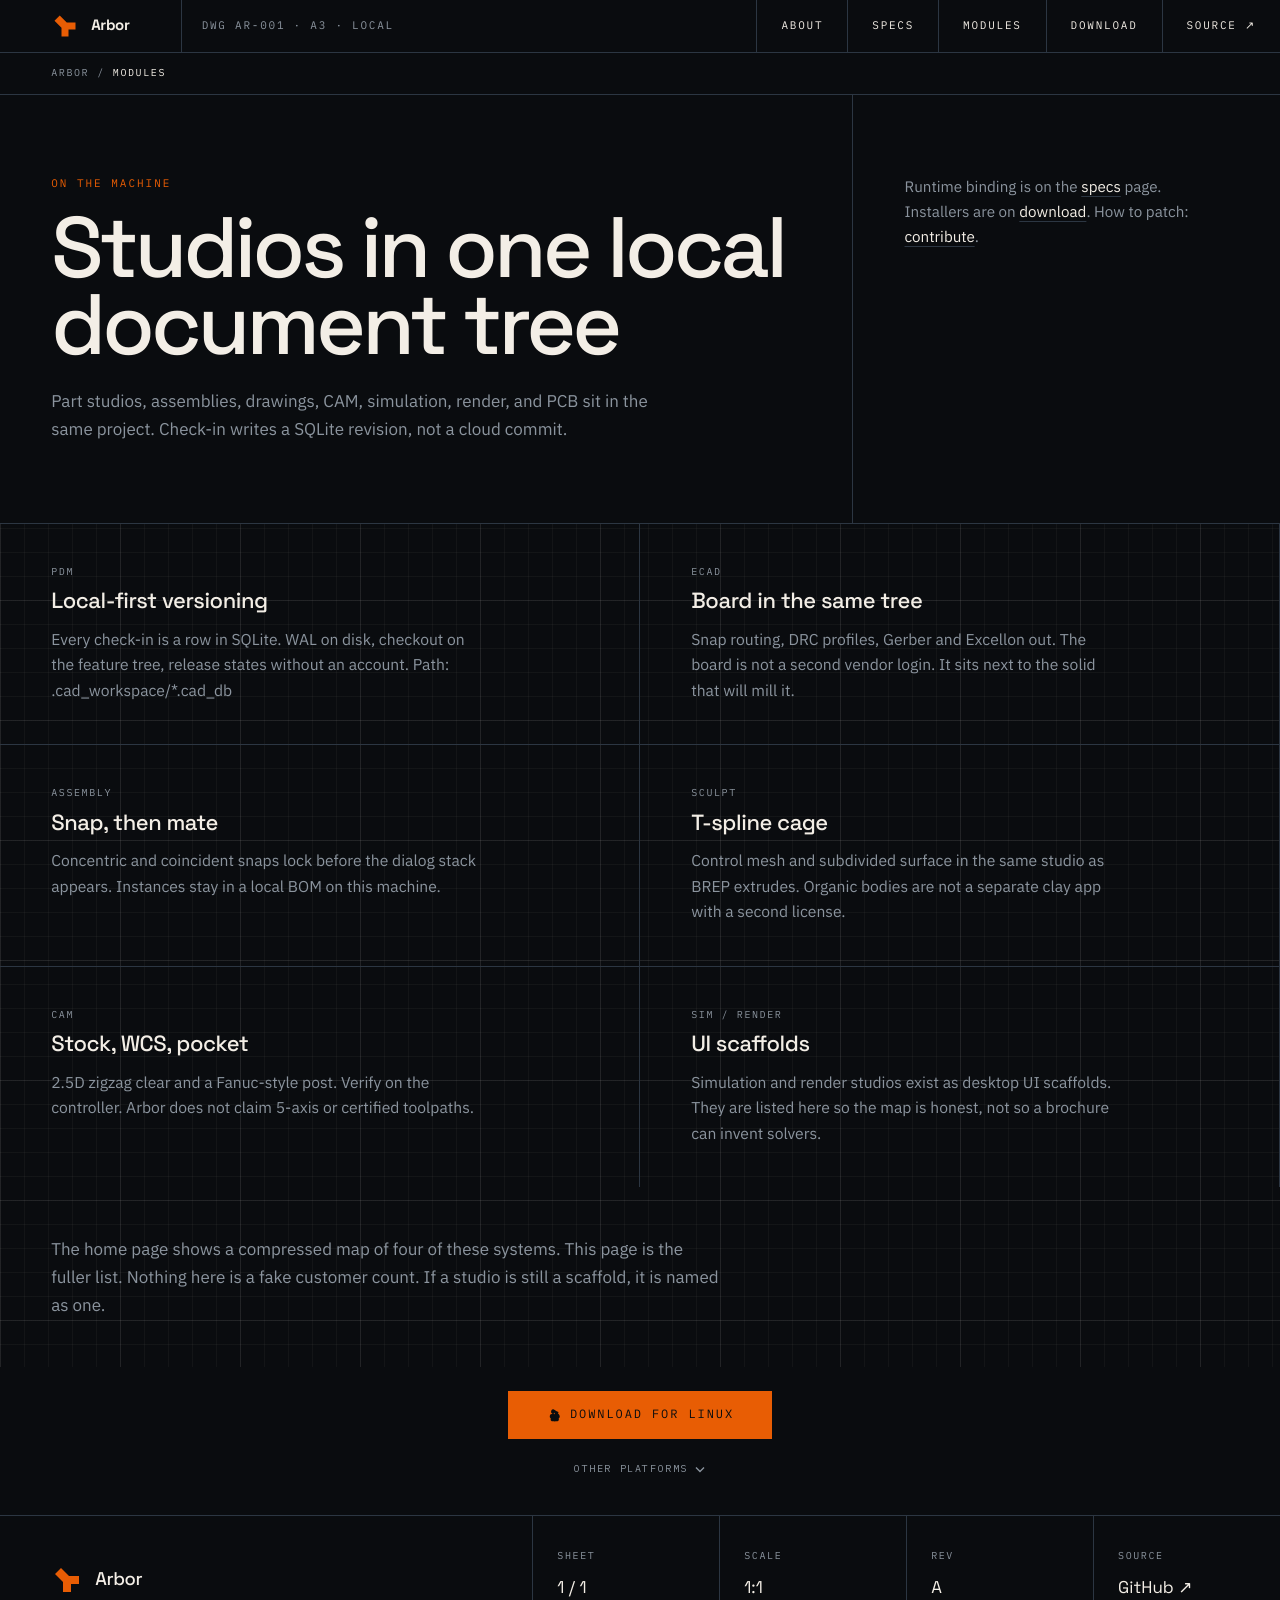
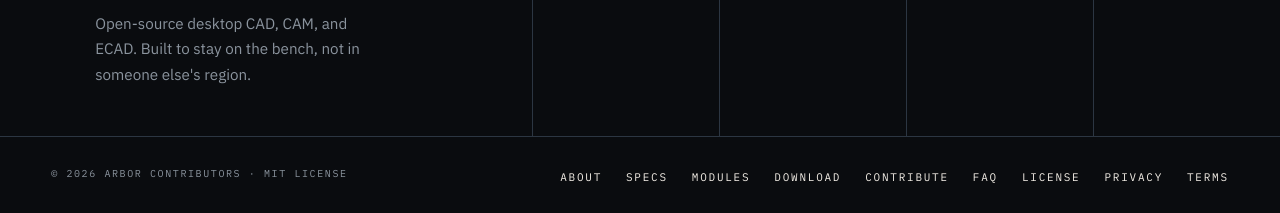
<file: modules/index.html>
<!DOCTYPE html><html lang="en" class="space_grotesk_a5d6589-module__4yp5ca__variable ibm_plex_sans_4d51713-module__1B70oG__variable ibm_plex_mono_6f540f3d-module__qVhoCW__variable h-full"><head><meta charSet="utf-8"/><meta name="viewport" content="width=device-width, initial-scale=1"/><link rel="preload" href="/_next/static/media/03fc1b4a8d284b5e-s.p.0wiir8udbzjvx.woff2" as="font" crossorigin="" type="font/woff2"/><link rel="preload" href="/_next/static/media/0c89a48fa5027cee-s.p.2cyn07wtgehh0.woff2" as="font" crossorigin="" type="font/woff2"/><link rel="preload" href="/_next/static/media/99e609270109b47d-s.p.40sczeszzbjw1.woff2" as="font" crossorigin="" type="font/woff2"/><link rel="preload" href="/_next/static/media/effe91970fc4db64-s.p.0oace-s_gkfks.woff2" as="font" crossorigin="" type="font/woff2"/><link rel="stylesheet" href="/_next/static/chunks/1h094hydu4tsb.css" data-precedence="next"/><link rel="preload" as="script" fetchPriority="low" href="/_next/static/chunks/310vm2bl3xxpt.js"/><script src="/_next/static/chunks/19mx3mg6lkumu.js" async=""></script><script src="/_next/static/chunks/1p7li1wqvkk1y.js" async=""></script><script src="/_next/static/chunks/344n2zhqbh4pn.js" async=""></script><script src="/_next/static/chunks/turbopack-2m33ne6tca48e.js" async=""></script><script src="/_next/static/chunks/3fntmmi971322.js" async=""></script><script src="/_next/static/chunks/1m5wsimt2jtmr.js" async=""></script><script src="/_next/static/chunks/2t-ct70y0w6h1.js" async=""></script><title>Arbor modules — PDM, ECAD, assembly, sculpt, and CAM</title><meta name="description" content="How Arbor keeps part studios, assemblies, boards, CAM, and sculpt in one local document tree with SQLite check-in."/><meta name="application-name" content="Arbor"/><meta name="author" content="Arbor Contributors"/><meta name="keywords" content="CAD,CAM,ECAD,OpenCASCADE,local-first,parametric modeling,Gerber,open source CAD"/><meta name="creator" content="Arbor Contributors"/><meta name="publisher" content="Arbor Contributors"/><meta name="robots" content="index, follow"/><meta name="category" content="CAD"/><link rel="canonical" href="https://arbor-cae.github.io/modules/"/><meta name="google-site-verification" content="_jv1ortqoo-qGdnsLPO1WUezP-NAAabIfEEEXI_-hUo"/><meta name="google-site-verification" content="GGYs_DeEPOpFRg5tGALcPWca2tFZg6pn1_dV42sA9bI"/><meta property="og:title" content="Arbor modules — PDM, ECAD, assembly, sculpt, and CAM"/><meta property="og:description" content="How Arbor keeps part studios, assemblies, boards, CAM, and sculpt in one local document tree with SQLite check-in."/><meta property="og:url" content="https://arbor-cae.github.io/modules/"/><meta property="og:site_name" content="Arbor"/><meta property="og:locale" content="en_US"/><meta property="og:image" content="https://arbor-cae.github.io/og.png"/><meta property="og:image:width" content="1200"/><meta property="og:image:height" content="630"/><meta property="og:image:alt" content="Arbor — parametric CAD, native ECAD, zero cloud"/><meta property="og:type" content="website"/><meta name="twitter:card" content="summary_large_image"/><meta name="twitter:title" content="Arbor modules — PDM, ECAD, assembly, sculpt, and CAM"/><meta name="twitter:description" content="How Arbor keeps part studios, assemblies, boards, CAM, and sculpt in one local document tree with SQLite check-in."/><meta name="twitter:image" content="https://arbor-cae.github.io/og.png"/><link rel="shortcut icon" href="/icon.svg"/><link rel="icon" href="/favicon.ico?favicon.2vob68tjqpejf.ico" sizes="256x256" type="image/x-icon"/><link rel="icon" href="/icon.svg" type="image/svg+xml"/><link rel="apple-touch-icon" href="/apple-touch-icon.png"/><meta name="next-size-adjust" content=""/><script src="/_next/static/chunks/0cz1d0mv5g_q7.js" noModule=""></script></head><body class="min-h-full bg-ink text-paper font-sans antialiased"><div hidden=""><!--$--><!--/$--></div><script type="application/ld+json">{"@context":"https://schema.org","@graph":[{"@type":"WebSite","@id":"https://arbor-cae.github.io/#website","url":"https://arbor-cae.github.io/","name":"Arbor","description":"Open-source local-first desktop CAD, CAM, and ECAD. OpenCASCADE solids, SQLite versioning, Gerber out.","inLanguage":"en-US","publisher":{"@id":"https://arbor-cae.github.io/#org"}},{"@type":"Organization","@id":"https://arbor-cae.github.io/#org","name":"Arbor Contributors","url":"https://arbor-cae.github.io/","logo":{"@type":"ImageObject","url":"https://arbor-cae.github.io/icon.svg"},"sameAs":["https://github.com/Eerielettuce3717/arbor-cae"],"email":"varun.m.ganti@gmail.com"},{"@type":"SoftwareApplication","@id":"https://arbor-cae.github.io/#app","name":"Arbor","applicationCategory":"DesignApplication","applicationSubCategory":"CAD","operatingSystem":"macOS, Windows, Linux","license":"https://opensource.org/licenses/MIT","url":"https://arbor-cae.github.io/","image":"https://arbor-cae.github.io/og.png","offers":{"@type":"Offer","price":"0","priceCurrency":"USD"},"author":{"@id":"https://arbor-cae.github.io/#org"},"codeRepository":"https://github.com/Eerielettuce3717/arbor-cae","downloadUrl":"https://arbor-cae.github.io/download/"},{"@type":["LocalBusiness","ProfessionalService"],"@id":"https://arbor-cae.github.io/#business","name":"Arbor","url":"https://arbor-cae.github.io/","image":"https://arbor-cae.github.io/og.png","logo":"https://arbor-cae.github.io/icon.svg","priceRange":"Free","currenciesAccepted":"USD","paymentAccepted":"None — MIT licensed software","areaServed":{"@type":"Place","name":"Worldwide"},"address":{"@type":"PostalAddress","addressRegion":"CA","addressCountry":"US"},"parentOrganization":{"@id":"https://arbor-cae.github.io/#org"},"sameAs":["https://github.com/Eerielettuce3717/arbor-cae"]}]}</script><div class="sheet-grid min-h-full"><a href="#main" class="skip-link">Skip to content</a><header class="sticky top-0 z-40 border-b border-rule bg-ink"><div class="mx-auto flex max-w-sheet items-stretch"><a class="inline-flex items-center gap-3 min-h-11 items-center border-r border-rule px-[var(--gutter)] py-3 hover:text-signal" href="/"><svg class="h-7 w-7 shrink-0" viewBox="0 0 32 32" aria-hidden="true" fill="none"><rect width="32" height="32" fill="#0A0C0F"></rect><path fill="#E85D04" d="M20 12h8v8h-8v8h-8V18L4 10l6-6 8 8h2z"></path></svg><span class="font-display text-[15px] font-bold tracking-tight text-paper">Arbor</span></a><p class="hidden flex-1 items-center px-5 font-mono text-[11px] uppercase tracking-[0.16em] text-mute md:flex">DWG AR-001 · A3 · LOCAL</p><nav aria-label="Main" class="ml-auto hidden items-stretch md:flex"><a class="flex min-h-11 items-center border-l border-rule px-6 font-mono text-[11px] uppercase tracking-[0.16em] text-paper transition-colors hover:bg-panel hover:text-signal" href="/about/">About</a><a class="flex min-h-11 items-center border-l border-rule px-6 font-mono text-[11px] uppercase tracking-[0.16em] text-paper transition-colors hover:bg-panel hover:text-signal" href="/specs/">Specs</a><a class="flex min-h-11 items-center border-l border-rule px-6 font-mono text-[11px] uppercase tracking-[0.16em] text-paper transition-colors hover:bg-panel hover:text-signal" href="/modules/">Modules</a><a class="flex min-h-11 items-center border-l border-rule px-6 font-mono text-[11px] uppercase tracking-[0.16em] text-paper transition-colors hover:bg-panel hover:text-signal" href="/download/">Download</a><a href="https://github.com/Eerielettuce3717/arbor-cae" target="_blank" rel="noreferrer" class="flex min-h-11 items-center border-l border-rule px-6 font-mono text-[11px] uppercase tracking-[0.16em] text-paper transition-colors hover:bg-panel hover:text-signal">Source ↗</a></nav><button type="button" class="ml-auto flex min-h-11 min-w-11 items-center justify-center border-l border-rule px-4 md:hidden" aria-expanded="false" aria-controls="mobile-nav"><span class="sr-only">Open menu</span><span aria-hidden="true" class="font-mono text-xs tracking-[0.14em] text-paper">MENU</span></button></div></header><script type="application/ld+json">{"@context":"https://schema.org","@type":"BreadcrumbList","itemListElement":[{"@type":"ListItem","position":1,"name":"Arbor","item":"https://arbor-cae.github.io/"},{"@type":"ListItem","position":2,"name":"Modules","item":"https://arbor-cae.github.io/modules/"}]}</script><nav aria-label="Breadcrumb" class="border-b border-rule bg-ink"><ol class="mx-auto flex max-w-sheet flex-wrap items-center gap-2 px-[var(--gutter)] py-3 font-mono text-[10px] uppercase tracking-[0.16em] text-mute"><li class="flex items-center gap-2"><a class="hover:text-signal" href="/">Arbor</a></li><li class="flex items-center gap-2"><span aria-hidden="true"> / </span><span class="text-paper" aria-current="page">Modules</span></li></ol></nav><main id="main"><header class="border-b border-rule bg-ink"><div class="mx-auto grid max-w-sheet lg:grid-cols-12"><div class="px-[var(--gutter)] py-12 sm:py-16 lg:col-span-8 lg:border-r lg:border-rule lg:py-20"><p class="font-mono text-[11px] uppercase tracking-[0.18em] text-signal">On the machine</p><h1 class="mt-4 font-display text-h2 text-paper sm:text-display">Studios in one local document tree</h1><p class="mt-6 max-w-[62ch] text-body text-mute">Part studios, assemblies, drawings, CAM, simulation, render, and PCB sit in the same project. Check-in writes a SQLite revision, not a cloud commit.</p></div><aside class="px-[var(--gutter)] py-10 lg:col-span-4 lg:py-20"><p class="text-[0.95rem] text-mute">Runtime binding is on the<!-- --> <a class="text-paper underline decoration-rule underline-offset-4 hover:text-signal" href="/specs/">specs</a> page. Installers are on <a class="text-paper underline decoration-rule underline-offset-4 hover:text-signal" href="/download/">download</a>. How to patch:<!-- --> <a class="text-paper underline decoration-rule underline-offset-4 hover:text-signal" href="/contribute/">contribute</a>.</p></aside></div></header><div class="mx-auto grid max-w-sheet lg:grid-cols-12"><article id="pdm" class="scroll-mt-16 border-b border-rule px-[var(--gutter)] py-10 lg:col-span-6 lg:border-r lg:odd:border-r lg:[&amp;:nth-last-child(-n+2)]:border-b-0"><p class="font-mono text-[10px] uppercase tracking-[0.16em] text-mute">PDM</p><h2 class="mt-2 font-display text-h3 text-paper">Local-first versioning</h2><p class="mt-3 max-w-[46ch] text-[0.98rem] leading-relaxed text-mute">Every check-in is a row in SQLite. WAL on disk, checkout on the feature tree, release states without an account. Path: .cad_workspace/*.cad_db</p></article><article id="ecad" class="scroll-mt-16 border-b border-rule px-[var(--gutter)] py-10 lg:col-span-6 lg:border-r lg:odd:border-r lg:[&amp;:nth-last-child(-n+2)]:border-b-0"><p class="font-mono text-[10px] uppercase tracking-[0.16em] text-mute">ECAD</p><h2 class="mt-2 font-display text-h3 text-paper">Board in the same tree</h2><p class="mt-3 max-w-[46ch] text-[0.98rem] leading-relaxed text-mute">Snap routing, DRC profiles, Gerber and Excellon out. The board is not a second vendor login. It sits next to the solid that will mill it.</p></article><article id="assembly" class="scroll-mt-16 border-b border-rule px-[var(--gutter)] py-10 lg:col-span-6 lg:border-r lg:odd:border-r lg:[&amp;:nth-last-child(-n+2)]:border-b-0"><p class="font-mono text-[10px] uppercase tracking-[0.16em] text-mute">Assembly</p><h2 class="mt-2 font-display text-h3 text-paper">Snap, then mate</h2><p class="mt-3 max-w-[46ch] text-[0.98rem] leading-relaxed text-mute">Concentric and coincident snaps lock before the dialog stack appears. Instances stay in a local BOM on this machine.</p></article><article id="sculpt" class="scroll-mt-16 border-b border-rule px-[var(--gutter)] py-10 lg:col-span-6 lg:border-r lg:odd:border-r lg:[&amp;:nth-last-child(-n+2)]:border-b-0"><p class="font-mono text-[10px] uppercase tracking-[0.16em] text-mute">Sculpt</p><h2 class="mt-2 font-display text-h3 text-paper">T-spline cage</h2><p class="mt-3 max-w-[46ch] text-[0.98rem] leading-relaxed text-mute">Control mesh and subdivided surface in the same studio as BREP extrudes. Organic bodies are not a separate clay app with a second license.</p></article><article id="cam" class="scroll-mt-16 border-b border-rule px-[var(--gutter)] py-10 lg:col-span-6 lg:border-r lg:odd:border-r lg:[&amp;:nth-last-child(-n+2)]:border-b-0"><p class="font-mono text-[10px] uppercase tracking-[0.16em] text-mute">CAM</p><h2 class="mt-2 font-display text-h3 text-paper">Stock, WCS, pocket</h2><p class="mt-3 max-w-[46ch] text-[0.98rem] leading-relaxed text-mute">2.5D zigzag clear and a Fanuc-style post. Verify on the controller. Arbor does not claim 5-axis or certified toolpaths.</p></article><article id="sim-render" class="scroll-mt-16 border-b border-rule px-[var(--gutter)] py-10 lg:col-span-6 lg:border-r lg:odd:border-r lg:[&amp;:nth-last-child(-n+2)]:border-b-0"><p class="font-mono text-[10px] uppercase tracking-[0.16em] text-mute">Sim / Render</p><h2 class="mt-2 font-display text-h3 text-paper">UI scaffolds</h2><p class="mt-3 max-w-[46ch] text-[0.98rem] leading-relaxed text-mute">Simulation and render studios exist as desktop UI scaffolds. They are listed here so the map is honest, not so a brochure can invent solvers.</p></article></div><article class="mx-auto max-w-sheet px-[var(--gutter)] py-12"><div class="legal-prose max-w-[66ch] space-y-4 text-mute"><p>The home page shows a compressed map of four of these systems. This page is the fuller list. Nothing here is a fake customer count. If a studio is still a scaffold, it is named as one.</p></div></article></main><footer class="bg-ink"><div class="relative z-30 flex justify-center border-b border-rule bg-ink px-[var(--gutter)] py-5 sm:py-6"><div class="relative flex flex-col items-center gap-2"><a href="https://github.com/Eerielettuce3717/arbor-cae/releases/tag/v0.1.0-pre.3" class="inline-flex min-h-12 min-w-[16.5rem] items-center justify-center gap-2.5 bg-signal px-8 font-mono text-[12px] uppercase tracking-[0.16em] text-ink hover:bg-paper"><svg viewBox="0 0 16 16" class="h-3.5 w-3.5" aria-hidden="true" fill="none"><rect x="2.5" y="3.5" width="11" height="9" stroke="currentColor" stroke-width="1.3"></rect><path d="M2.5 6.5h11" stroke="currentColor" stroke-width="1.3"></path></svg>Pre-release</a><button type="button" aria-expanded="false" aria-controls="_R_qlubtb_" class="inline-flex min-h-11 items-center gap-1.5 font-mono text-[10px] uppercase tracking-[0.16em] text-mute hover:text-paper">Other platforms<svg viewBox="0 0 12 12" class="h-3 w-3 " aria-hidden="true" fill="none"><path d="M2 4.5 L6 8.5 L10 4.5" stroke="currentColor" stroke-width="1.4" stroke-linejoin="miter"></path></svg></button></div></div><div class="mx-auto grid max-w-sheet lg:grid-cols-12"><div class="flex items-start gap-3 border-b border-rule px-[var(--gutter)] py-10 lg:col-span-5 lg:border-b-0 lg:border-r lg:py-12"><div><a class="inline-flex items-center gap-3 " href="/"><svg class="h-8 w-8 shrink-0" viewBox="0 0 32 32" aria-hidden="true" fill="none"><rect width="32" height="32" fill="#0A0C0F"></rect><path fill="#E85D04" d="M20 12h8v8h-8v8h-8V18L4 10l6-6 8 8h2z"></path></svg><span class="font-display text-[1.15rem] font-medium tracking-[-0.02em] text-paper">Arbor</span></a><p class="mt-2 max-w-[34ch] pl-11 text-[0.95rem] text-mute">Open-source desktop CAD, CAM, and ECAD. Built to stay on the bench, not in someone else&#x27;s region.</p></div></div><div class="grid grid-cols-2 gap-px bg-rule sm:grid-cols-4 lg:col-span-7"><div class="bg-ink px-[var(--gutter)] py-8 sm:px-6"><p class="font-mono text-[10px] uppercase tracking-[0.16em] text-mute">Sheet</p><p class="mt-2 font-display text-paper">1 / 1</p></div><div class="bg-ink px-[var(--gutter)] py-8 sm:px-6"><p class="font-mono text-[10px] uppercase tracking-[0.16em] text-mute">Scale</p><p class="mt-2 font-display text-paper">1:1</p></div><div class="bg-ink px-[var(--gutter)] py-8 sm:px-6"><p class="font-mono text-[10px] uppercase tracking-[0.16em] text-mute">Rev</p><p class="mt-2 font-display text-paper">A</p></div><a href="https://github.com/Eerielettuce3717/arbor-cae" target="_blank" rel="noreferrer" class="bg-ink px-[var(--gutter)] py-8 hover:bg-panel sm:px-6"><p class="font-mono text-[10px] uppercase tracking-[0.16em] text-mute">Source</p><p class="mt-2 font-display text-paper">GitHub ↗</p></a></div></div><nav aria-label="Site" class="border-t border-rule"><div class="mx-auto flex max-w-sheet flex-col gap-4 px-[var(--gutter)] py-6 sm:flex-row sm:items-center sm:justify-between"><p class="font-mono text-[10px] uppercase tracking-[0.16em] text-mute">© 2026 Arbor Contributors · MIT License</p><ul class="flex flex-wrap items-center gap-x-6 gap-y-2"><li><a class="font-mono text-[11px] uppercase tracking-[0.16em] text-paper hover:text-signal" href="/about/">About</a></li><li><a class="font-mono text-[11px] uppercase tracking-[0.16em] text-paper hover:text-signal" href="/specs/">Specs</a></li><li><a class="font-mono text-[11px] uppercase tracking-[0.16em] text-paper hover:text-signal" href="/modules/">Modules</a></li><li><a class="font-mono text-[11px] uppercase tracking-[0.16em] text-paper hover:text-signal" href="/download/">Download</a></li><li><a class="font-mono text-[11px] uppercase tracking-[0.16em] text-paper hover:text-signal" href="/contribute/">Contribute</a></li><li><a class="font-mono text-[11px] uppercase tracking-[0.16em] text-paper hover:text-signal" href="/faq/">FAQ</a></li><li><a class="font-mono text-[11px] uppercase tracking-[0.16em] text-paper hover:text-signal" href="/license/">License</a></li><li><a class="font-mono text-[11px] uppercase tracking-[0.16em] text-paper hover:text-signal" href="/privacy-policy/">Privacy</a></li><li><a class="font-mono text-[11px] uppercase tracking-[0.16em] text-paper hover:text-signal" href="/terms-of-service/">Terms</a></li></ul></div></nav></footer></div><!--$--><!--/$--><script src="/_next/static/chunks/310vm2bl3xxpt.js" id="_R_" async=""></script><script>(self.__next_f=self.__next_f||[]).push([0])</script><script>self.__next_f.push([1,"1:\"$Sreact.fragment\"\n3:I[39756,[\"/_next/static/chunks/3fntmmi971322.js\"],\"default\"]\n4:I[37457,[\"/_next/static/chunks/3fntmmi971322.js\"],\"default\"]\n5:I[52255,[\"/_next/static/chunks/3fntmmi971322.js\",\"/_next/static/chunks/1m5wsimt2jtmr.js\"],\"NativeLinkProvider\"]\n6:I[9616,[\"/_next/static/chunks/3fntmmi971322.js\",\"/_next/static/chunks/1m5wsimt2jtmr.js\"],\"SiteHeader\"]\n7:I[39933,[\"/_next/static/chunks/3fntmmi971322.js\",\"/_next/static/chunks/2t-ct70y0w6h1.js\"],\"ForceReloadLinks\"]\n8:I[52255,[\"/_next/static/chunks/3fntmmi971322.js\",\"/_next/static/chunks/1m5wsimt2jtmr.js\"],\"AppLink\"]\n10:I[68027,[\"/_next/static/chunks/3fntmmi971322.js\"],\"default\",1]\n:HL[\"/_next/static/chunks/1h094hydu4tsb.css\",\"style\"]\n:HL[\"/_next/static/media/03fc1b4a8d284b5e-s.p.0wiir8udbzjvx.woff2\",\"font\",{\"crossOrigin\":\"\",\"type\":\"font/woff2\"}]\n:HL[\"/_next/static/media/0c89a48fa5027cee-s.p.2cyn07wtgehh0.woff2\",\"font\",{\"crossOrigin\":\"\",\"type\":\"font/woff2\"}]\n:HL[\"/_next/static/media/99e609270109b47d-s.p.40sczeszzbjw1.woff2\",\"font\",{\"crossOrigin\":\"\",\"type\":\"font/woff2\"}]\n:HL[\"/_next/static/media/effe91970fc4db64-s.p.0oace-s_gkfks.woff2\",\"font\",{\"crossOrigin\":\"\",\"type\":\"font/woff2\"}]\n2:T712,{\"@context\":\"https://schema.org\",\"@graph\":[{\"@type\":\"WebSite\",\"@id\":\"https://arbor-cae.github.io/#website\",\"url\":\"https://arbor-cae.github.io/\",\"name\":\"Arbor\",\"description\":\"Open-source local-first desktop CAD, CAM, and ECAD. OpenCASCADE solids, SQLite versioning, Gerber out.\",\"inLanguage\":\"en-US\",\"publisher\":{\"@id\":\"https://arbor-cae.github.io/#org\"}},{\"@type\":\"Organization\",\"@id\":\"https://arbor-cae.github.io/#org\",\"name\":\"Arbor Contributors\",\"url\":\"https://arbor-cae.github.io/\",\"logo\":{\"@type\":\"ImageObject\",\"url\":\"https://arbor-cae.github.io/icon.svg\"},\"sameAs\":[\"https://github.com/Eerielettuce3717/arbor-cae\"],\"email\":\"varun.m.ganti@gmail.com\"},{\"@type\":\"SoftwareApplication\",\"@id\":\"https://arbor-cae.github.io/#app\",\"name\":\"Arbor\",\"applicationCategory\":\"DesignApplication\",\"applicationSubCategory\":\"CAD\",\"operatingSystem\":\"macOS, Windows, Linux\",\"license\":\"https://opensource.org/licenses/MIT\",\"url\":\"https://arbor-cae.github.io/\",\"image\":\"https://arbor-cae.github.io/og.png\",\"offers\":{\"@type\":\"Offer\",\"price\":\"0\",\"priceCurrency\":\"USD\"},\"author\":{\"@id\":\"https://arbor-cae.github.io/#org\"},\"codeRepository\":\"https://github.com/Eerielettuce3717/arbor-cae\",\"downloadUrl\":\"https://arbor-cae.github.io/download/\"},{\"@type\":[\"LocalBusiness\",\"ProfessionalService\"],\"@id\":\"https://arbor-cae.github.io/#business\",\"name\":\"Arbor\",\"url\":\"https://arbor-cae.github.io/\",\"image\":\"https://arbor-cae.github.io/og.png\",\"logo\":\"https://arbor-cae.github.io/icon.svg\",\"priceRange\":\"Free\",\"currenciesAccepted\":\"USD\",\"paymentAccepted\":\"None — MIT licensed software\",\"areaServed\":{\"@type\":\"Place\",\"name\":\"Worldwide\"},\"address\":{\"@type\":\"PostalAddress\",\"addressRegion\":\"CA\",\"addressCountry\":\"US\"},\"parentOrganization\":{\"@id\":\"https://arbor-cae.github.io/#org\"},\"sameAs\":[\"https://github.com/Eerielettuce3717/arbor-cae\"]}]}e:X\n0:{\"P\":null,\"c\":[\"\",\"modules\",\"\"],\"q\":\"\",\"i\":false,\"f\":[[[\"\",{\"children\":[\"modules\",{\"children\":[\"__PAGE__\",{},\"$undefined\",\"$undefined\",4608]},\"$undefined\",\"$undefined\",4608]},\"$undefined\",\"$undefined\",4624],[[\"$\",\"$1\",\"c\",{\"children\":[[[\"$\",\"link\",\"0\",{\"rel\":\"stylesheet\",\"href\":\"/_next/static/chunks/1h094hydu4tsb.css\",\"precedence\":\"next\",\"crossOrigin\":\"$undefined\",\"nonce\":\"$undefined\"}],[\"$\",\"script\",\"script-0\",{\"src\":\"/_next/static/chunks/3fntmmi971322.js\",\"async\":true,\"nonce\":\"$undefined\"}]],[\"$\",\"html\",null,{\"lang\":\"en\",\"className\":\"space_grotesk_a5d6589-module__4yp5ca__variable ibm_plex_sans_4d51713-module__1B70oG__variable ibm_plex_mono_6f540f3d-module__qVhoCW__variable h-full\",\"children\":[\"$\",\"body\",null,{\"className\":\"min-h-full bg-ink text-paper font-sans antialiased\",\"children\":[[\"$\",\"script\",null,{\"type\":\"application/ld+json\",\"dangerouslySetInnerHTML\":{\"__html\":\"$2\"}}],[\"$\",\"$L3\",null,{\"parallelRouterKey\":\"children\",\"error\":\"$undefined\",\"errorStyles\":\"$undefined\",\"errorScripts\":\"$undefined\",\"template\":[\"$\",\"$L4\",null,{}],\"templateStyles\":\"$undefined\",\"templateScripts\":\"$undefined\",\"notFound\":[[\"$\",\"$L5\",null,{\"native\":true,\"children\":[\"$\",\"div\",null,{\"className\":\"sheet-grid min-h-full\",\"children\":[[\"$\",\"a\",null,{\"href\":\"#main\",\"className\":\"skip-link\",\"children\":\"Skip to content\"}],[\"$\",\"$L6\",null,{}],null,[[\"$\",\"$L7\",null,{}],[\"$\",\"main\",null,{\"id\":\"main\",\"children\":[\"$\",\"header\",null,{\"className\":\"border-b border-rule bg-ink\",\"children\":[\"$\",\"div\",null,{\"className\":\"mx-auto max-w-sheet px-[var(--gutter)] py-16 sm:py-24\",\"children\":[[\"$\",\"p\",null,{\"className\":\"font-mono text-[11px] uppercase tracking-[0.18em] text-signal\",\"children\":\"HTTP 404\"}],[\"$\",\"h1\",null,{\"className\":\"mt-4 font-display text-h2 text-paper sm:text-display\",\"children\":\"This sheet is not in the set\"}],[\"$\",\"p\",null,{\"className\":\"mt-6 max-w-[46ch] text-body text-mute\",\"children\":\"No document exists at this path. The drawing list is home, about, specs, modules, download, contribute, FAQ, and license.\"}],[\"$\",\"div\",null,{\"className\":\"mt-10 flex flex-wrap gap-3\",\"children\":[[\"$\",\"$L8\",null,{\"href\":\"/\",\"className\":\"inline-flex min-h-11 items-center border border-rule px-6 font-mono text-[11px] uppercase tracking-[0.16em] text-paper hover:border-paper\",\"children\":\"Return home\"}],\"$L9\",\"$La\"]}]]}]}]}]],\"$Lb\"]}]}],[]],\"forbidden\":\"$undefined\",\"unauthorized\":\"$undefined\"}]]}]}]]}],{\"children\":[\"$Lc\",{\"children\":[\"$Ld\",{},null,false,null]},null,false,\"$e\"]},null,false,null],\"$Lf\",false]],\"m\":\"$undefined\",\"G\":[\"$10\",[\"$L11\"]],\"S\":true,\"h\":null,\"r\":\"$undefined\",\"s\":\"$undefined\",\"a\":\"$undefined\",\"l\":\"$undefined\",\"p\":\"$undefined\",\"d\":\"$undefined\",\"b\":\"U22e6JMv6ZFKFQ46NjlO5\"}\n12:I[56332,[\"/_next/static/chunks/3fntmmi971322.js\",\"/_next/static/chunks/1m5wsimt2jtmr.js\"],\"DownloadStrip\"]\n1c:I[97367,[\"/_next/static/chunks/3fntmmi971322.js\"],\"ViewportBoundary\"]\n1e:I[97367,[\"/_next/static/chunks/3fntmmi971322.js\"],\"MetadataBoundary\"]\n1f:\"$Sreact.suspense\"\n9:[\"$\",\"$L8\",null,{\"href\":\"/specs/\",\"className\":\"inline-flex min-h-11 items-center border border-rule px-6 font-mono text-[11px] uppercase tracking-[0.16em] text-paper hover:border-paper\",\"children\":\"Open specs\"}]\na:[\"$\",\"$L8\",null,{\"href\":\"/faq/\",\"className\":\"inline-flex min-h-11 items-center border border-rule px-6 font-mono text-[11px] uppercase tracking-[0.16em] text-paper hover:border-paper\",\"children\":\"Read FAQ\"}]\nb:[\"$\",\"footer\",null,{\"className\":\"bg-ink\",\"children\":[[\"$\",\"$L12\",null,{}],[\"$\",\"div\",null,{\"className\":\"mx-auto grid max-w-sheet lg:grid-cols-12\",\"children\":[[\"$\",\"div\",null,{\"className\":\"flex items-start gap-3 border-b border-rule px-[var(--gutter)] py-10 lg:col-span-5 lg:border-b-0 lg:border-r lg:py-12\",\"children\":[\"$\",\"div\",null,{\"children\":[[\"$\",\"$L8\",null,{\"href\":\"/\",\"className\":\"inline-flex items-center gap-3 \",\"children\":[[\"$\",\"svg\",null,{\"className\":\"h-8 w-8 shrink-0\",\"viewBox\":\"0 0 32 32\",\"role\":\"$undefined\",\"aria-hidden\":true,\"aria-label\":\"$undefined\",\"fill\":\"none\",\"children\":[[\"$\",\"rect\",null,{\"width\":\"32\",\"height\":\"32\",\"fill\":\"#0A0C0F\"}],[\"$\",\"path\",null,{\"fill\":\"#E85D04\",\"d\":\"M20 12h8v8h-8v8h-8V18L4 10l6-6 8 8h2z\"}]]}],[\"$\",\"span\",null,{\"className\":\"font-display text-[1.15rem] font-medium tracking-[-0.02em] text-paper\",\"children\":\"Arbor\"}]]}],[\"$\",\"p\",null,{\"className\":\"mt-2 max-w-[34ch] pl-11 text-[0.95rem] text-mute\",\"children\":\"Open-source desktop CAD, CAM, and ECAD. Built to stay on the bench, not in someone else's region.\"}]]}]}],[\"$\",\"div\",null,{\"className\":\"grid grid-cols-2 gap-px bg-rule sm:grid-cols-4 lg:col-span-7\",\"children\":[[\"$\",\"div\",null,{\"className\":\"bg-ink px-[var(--gutter)] py-8 sm:px-6\",\"children\":[[\"$\",\"p\",null,{\"className\":\"font-mono text-[10px] uppercase tracking-[0.16em] text-mute\",\"children\":\"Sheet\"}],[\"$\",\"p\",null,{\"className\":\"mt-2 font-display text-paper\",\"children\":\"1 / 1\"}]]}],[\"$\",\"div\",null,{\"className\":\"bg-ink px-[var(--gutter)] py-8 sm:px-6\",\"children\":[[\"$\",\"p\",null,{\"className\":\"font-mono text-[10px] uppercase tracking-[0.16em] text-mute\",\"children\":\"Scale\"}],[\"$\",\"p\",null,{\"className\":\"mt-2 font-display text-paper\",\"children\":\"1:1\"}]]}],[\"$\",\"div\",null,{\"className\":\"bg-ink px-[var(--gutter)] py-8 sm:px-6\",\"children\":[[\"$\",\"p\",null,{\"className\":\"font-mono text-[10px] uppercase tracking-[0.16em] text-mute\",\"children\":\"Rev\"}],[\"$\",\"p\",null,{\"className\":\"mt-2 font-display text-paper\",\"children\":\"A\"}]]}],[\"$\",\"a\",null,{\"href\":\"https://github.com/Eerielettuce3717/arbor-cae\",\"target\":\"_blank\",\"rel\":\"noreferrer\",\"className\":\"bg-ink px-[var(--gutter)] py-8 hover:bg-panel sm:px-6\",\"children\":[[\"$\",\"p\",null,{\"className\":\"font-mono text-[10px] uppercase tracking-[0.16em] text-mute\",\"children\":\"Source\"}],[\"$\",\"p\",null,{\"className\":\"mt-2 font-display text-paper\",\"children\":\"GitHub ↗\"}]]}]]}]]}],[\"$\",\"nav\",null,{\"aria-label\":\"Site\",\"className\":\"border-t border-rule\",\"children\":[\"$\",\"div\",null,{\"className\":\"mx-auto flex max-w-sheet flex-col gap-4 px-[var(--gutter)] py-6 sm:flex-row sm:items-center sm:justify-between\",\"children\":[[\"$\",\"p\",null,{\"className\":\"font-mono text-[10px] uppercase tracking-[0.16em] text-mute\",\"children\":\"© 2026 Arbor Contributors · MIT License\"}],[\"$\",\"ul\",null,{\"className\":\"flex flex-wrap items-center gap-x-6 gap-y-2\",\"children\":[[\"$\",\"li\",\"/about/\",{\"children\":[\"$\",\"$L8\",null,{\"href\":\"/about/\",\"className\":\"font-mono text-[11px] uppercase tracking-[0.16em] text-paper hover:text-signal\",\"children\":\"About\"}]}],[\"$\",\"li\",\"/specs/\",{\"children\":[\"$\",\"$L8\",null,{\"href\":\"/specs/\",\"className\":\"font-mono text-[11px] uppercase tracking-[0.16em] text-paper hover:text-signal\",\"children\":\"Specs\"}]}],[\"$\",\"li\",\"/modules/\",{\"children\":[\"$\",\"$L8\",null,{\"href\":\"/modules/\",\"className\":\"font-mono text-[11px] uppercase tracking-[0.16em] text-paper hover:text-signal\",\"children\":\"Modules\"}]}],[\"$\",\"li\",\"/download/\",{\"children\":[\"$\",\"$L8\",null,{\"href\":\"/download/\",\"className\":\"font-mono text-[11px] uppercase tracking-[0.16em] text-paper hover:text-signal\",\"children\":\"Download\"}]}],[\"$\",\"li\",\"/contribute/\",{\"children\":[\"$\",\"$L8\",null,{\"href\":\"/contribute/\",\"className\":\"font-mono text-[11px] uppercase tracking-[0.16em] text-paper hover:text-signal\",\"children\":\"Contribute\"}]}],[\"$\",\"li\",\"/faq/\",{\"children\":[\"$\",\"$L8\",null,{\"href\":\"/faq/\",\"className\":\"font-mono text-[11px] uppercase tracking-[0.16em] text-paper hover:text-signal\",\"children\":\"FAQ\"}]}],[\"$\",\"li\",\"/license/\",{\"children\":[\"$\",\"$L8\",null,{\"href\":\"/license/\",\"className\":\"font-mono text-[11px] uppercase tracking-[0.16em] text-paper hover:text-signal\",\"children\":\"License\"}]}],[\"$\",\"li\",\"/privacy-policy/\",{\"children\":[\"$\",\"$L8\",null,{\"href\":\"/privacy-policy/\",\"className\":\"font-mono text-[11px] uppercase tracking-[0.16em] text-paper hover:text-signal\",\"children\":\"Privacy\"}]}],\"$L13\"]}]]}]}]]}]\nc:[\"$\",\"$1\",\"c\",{\"children\":[null,[\"$\",\"$L3\",null,{\"parallelRouterKey\":\"children\",\"error\":\"$undefined\",\"errorStyles\":\"$undefined\",\"errorScripts\":\"$undefined\",\"template\":[\"$\",\"$L4\",null,{}],\"templateStyles\":\"$undefined\",\"templateScripts\":\"$undefined\",\"notFound\":\"$undefined\",\"forbidden\":\"$undefined\",\"unauthorized\":\"$undefined\"}]]}]\nd:[\"$\",\"$1\",\"c\",{\"children\":[[\"$\",\"$L5\",null,{\"native\":false,\"children\":[\"$\",\"div\",null,{\"className\":\"sheet-grid min-h-full\",\"children\":[[\"$\",\"a\",null,{\"href\":\"#main\",\"className\":\"skip-link\",\"children\":\"Skip to content\"}],[\"$\",\"$L6\",null,{}],[[\"$\",\"script\",null,{\"type\":\"application/ld+json\",\"dangerouslySetInnerHTML\":{\"__html\":\"{\\\"@context\\\":\\\"https://schema.org\\\",\\\"@type\\\":\\\"BreadcrumbList\\\",\\\"itemListElement\\\":[{\\\"@type\\\":\\\"ListItem\\\",\\\"position\\\":1,\\\"name\\\":\\\"Arbor\\\",\\\"item\\\":\\\"https://arbor-cae.github.io/\\\"},{\\\"@type\\\":\\\"ListItem\\\",\\\"position\\\":2,\\\"name\\\":\\\"Modules\\\",\\\"item\\\":\\\"https://arbor-cae.github.io/modules/\\\"}]}\"}}],[\"$\",\"nav\",null,{\"aria-label\":\"Breadcrumb\",\"className\":\"border-b border-rule bg-ink\",\"children\":[\"$\",\"ol\",null,{\"className\":\"mx-auto flex max-w-sheet flex-wrap items-center gap-2 px-[var(--gutter)] py-3 font-mono text-[10px] uppercase tracking-[0.16em] text-mute\",\"children\":[[\"$\",\"li\",\"/\",{\"className\":\"flex items-center gap-2\",\"children\":[null,[\"$\",\"$L8\",null,{\"href\":\"/\",\"className\":\"hover:text-signal\",\"children\":\"Arbor\"}]]}],[\"$\",\"li\",\"/modules/\",{\"className\":\"flex items-center gap-2\",\"children\":[[\"$\",\"span\",null,{\"aria-hidden\":true,\"children\":\" / \"}],[\"$\",\"span\",null,{\"className\":\"text-paper\",\"aria-current\":\"page\",\"children\":\"Modules\"}]]}]]}]}]],[\"$\",\"main\",null,{\"id\":\"main\",\"children\":[[\"$\",\"header\",null,{\"className\":\"border-b border-rule bg-ink\",\"children\":[\"$\",\"div\",null,{\"className\":\"mx-auto grid max-w-sheet lg:grid-cols-12\",\"children\":[[\"$\",\"div\",null,{\"className\":\"px-[var(--gutter)] py-12 sm:py-16 lg:col-span-8 lg:border-r lg:border-rule lg:py-20\",\"children\":[[\"$\",\"p\",null,{\"className\":\"font-mono text-[11px] uppercase tracking-[0.18em] text-signal\",\"children\":\"On the machine\"}],[\"$\",\"h1\",null,{\"className\":\"mt-4 font-display text-h2 text-paper sm:text-display\",\"children\":\"Studios in one local document tree\"}],[\"$\",\"p\",null,{\"className\":\"mt-6 max-w-[62ch] text-body text-mute\",\"children\":\"Part studios, assemblies, drawings, CAM, simulation, render, and PCB sit in the same project. Check-in writes a SQLite revision, not a cloud commit.\"}]]}],[\"$\",\"aside\",null,{\"className\":\"px-[var(--gutter)] py-10 lg:col-span-4 lg:py-20\",\"children\":[\"$\",\"p\",null,{\"className\":\"text-[0.95rem] text-mute\",\"children\":[\"Runtime binding is on the\",\" \",[\"$\",\"$L8\",null,{\"href\":\"/specs/\",\"className\":\"text-paper underline decoration-rule underline-offset-4 hover:text-signal\",\"children\":\"specs\"}],\" page. Installers are on \",[\"$\",\"$L8\",null,{\"href\":\"/download/\",\"className\":\"text-paper underline decoration-rule underline-offset-4 hover:text-signal\",\"children\":\"download\"}],\". How to patch:\",\" \",[\"$\",\"$L8\",null,{\"href\":\"/contribute/\",\"className\":\"text-paper underline decoration-rule underline-offset-4 hover:text-signal\",\"children\":\"contribute\"}],\".\"]}]}]]}]}],[\"$\",\"div\",null,{\"className\":\"mx-auto grid max-w-sheet lg:grid-cols-12\",\"children\":[[\"$\",\"article\",\"pdm\",{\"id\":\"pdm\",\"className\":\"scroll-mt-16 border-b border-rule px-[var(--gutter)] py-10 lg:col-span-6 lg:border-r lg:odd:border-r lg:[\u0026:nth-last-child(-n+2)]:border-b-0\",\"children\":[[\"$\",\"p\",null,{\"className\":\"font-mono text-[10px] uppercase tracking-[0.16em] text-mute\",\"children\":\"PDM\"}],[\"$\",\"h2\",null,{\"className\":\"mt-2 font-display text-h3 text-paper\",\"children\":\"Local-first versioning\"}],[\"$\",\"p\",null,{\"className\":\"mt-3 max-w-[46ch] text-[0.98rem] leading-relaxed text-mute\",\"children\":\"Every check-in is a row in SQLite. WAL on disk, checkout on the feature tree, release states without an account. Path: .cad_workspace/*.cad_db\"}]]}],[\"$\",\"article\",\"ecad\",{\"id\":\"ecad\",\"className\":\"scroll-mt-16 border-b border-rule px-[var(--gutter)] py-10 lg:col-span-6 lg:border-r lg:odd:border-r lg:[\u0026:nth-last-child(-n+2)]:border-b-0\",\"children\":[[\"$\",\"p\",null,{\"className\":\"font-mono text-[10px] uppercase tracking-[0.16em] text-mute\",\"children\":\"ECAD\"}],[\"$\",\"h2\",null,{\"className\":\"mt-2 font-display text-h3 text-paper\",\"children\":\"Board in the same tree\"}],[\"$\",\"p\",null,{\"className\":\"mt-3 max-w-[46ch] text-[0.98rem] leading-relaxed text-mute\",\"children\":\"Snap routing, DRC profiles, Gerber and Excellon out. The board is not a second vendor login. It sits next to the solid that will mill it.\"}]]}],\"$L14\",\"$L15\",\"$L16\",\"$L17\"]}],\"$L18\"]}],\"$L19\"]}]}],[\"$L1a\"],\"$L1b\"]}]\nf:[\"$\",\"$1\",\"h\",{\"children\":[null,[\"$\",\"$L1c\",null,{\"children\":\"$L1d\"}],[\"$\",\"div\",null,{\"hidden\":true,\"children\":[\"$\",\"$L1e\",null,{\"children\":[\"$\",\"$1f\",null,{\"name\":\"Next.Metadata\",\"children\":\"$L20\"}]}]}],[\"$\",\"meta\",null,{\"name\":\"next-size-adjust\",\"content\":\"\"}]]}]\n11:[\"$\",\"link\",\"0\",{\"rel\":\"stylesheet\",\"href\":\"/_next/static/chunks/1h094hydu4tsb.css\",\"precedence\":\"next\",\"crossOrigin\":\"$undefined\",\"nonce\":\"$undefined\"}]\n22:I[97367,[\"/_next/static/chunks/3fntmmi971322.js\"],\"OutletBoundary\"]\ne:C\n13:[\"$\",\"li\",\"/terms-of-service/\",{\"children\":[\"$\",\"$L8\",null,{\"href\":\"/terms-of-service/\",\"className\":\"font-mono text-[11px] uppercase tracking-[0.16em] text-paper hover:text-signal\",\"children\":\"Terms\"}]}]\n14:[\"$\",\"article\",\"assembly\",{\"id\":\"assembly\",\"className\":\"scroll-mt-16 border-b border-rule px-[var(--gutter)] py-10 lg:col-span-6 lg:border-r lg:odd:border-r lg:[\u0026:nth-last-child(-n+2)]:border-b-0\",\"children\":[[\"$\",\"p\",null,{\"className\":\"font-mono text-[10px] uppercase tracking-[0.16em] text-mute\",\"children\":\"Assembly\"}],[\"$\",\"h2\",null,{\"className\":\"mt-2 font-display text-h3 text-paper\",\"children\":\"Snap, then mate\"}],[\"$\",\"p\",null,{\"className\":\"mt-3 max-w-[46ch] text-[0.98rem] leading-relaxed text-mute\",\"children\":\"Concentric and coincident snaps lock before the dialog stack appears. Instances stay in a local BOM on this machine.\"}]]}]\n15:[\"$\",\"article\",\"sculpt\",{\"id\":\"sculpt\",\"className\":\"scroll-mt-16 border-b border-rule px-[var(--gutter)] py-10 lg:col-span-6 lg:border-r lg:odd:border-r lg:[\u0026:nth-last-child(-n+2)]:border-b-0\",\"children\":[[\"$\",\"p\",null,{\"className\":\"font-mono text-[10px] uppercase tracking-[0.16em] text-mute\",\"children\":\"Sculpt\"}],[\"$\",\"h2\",null,{\"className\":\"mt-2 font-display text-h3 text-paper\",\"children\":\"T-spline cage\"}],[\"$\",\"p\",null,{\"className\":\"mt-3 max-w-[46ch] text-[0.98rem] leading-relaxed text-mute\",\"children\":\"Control mesh and subdivided surface in the same studio as BREP extrudes. Organic bodies are not a separate clay app with a second license.\"}]]}]\n16:[\"$\",\"article\",\"cam\",{\"id\":\"cam\",\"className\":\"scroll-mt-16 border-b border-rule px-[var(--gutter)] py-10 lg:col-span-6 lg:border-r lg:odd:border-r lg:[\u0026:nth-last-child(-n+2)]:border-b-0\",\"children\":[[\"$\",\"p\",null,{\"className\":\"font-mono text-[10px] uppercase tracking-[0.16em] text-mute\",\"children\":\"CAM\"}],[\"$\",\"h2\",null,{\"className\":\"mt-2 font-display text-h3 text-paper\",\"children\":\"Stock, WCS, pocket\"}],[\"$\",\"p\",null,{\"className\":\"mt-3 max-w-[46ch] text-[0.98rem] leading-relaxed text-mute\",\"children\":\"2.5D zigzag clear and a Fanuc-style post. Verify on the controller. Arbor does not claim 5-axis or certified toolpaths.\"}]]}]\n17:[\"$\",\"article\",\"sim-render\",{\"id\":\"sim-render\",\"className\":\"scroll-mt-16 border-b border-rule px-[var(--gutter)] py-10 lg:col-span-6 lg:border-r lg:odd:border-r lg:[\u0026:nth-last-child(-n+2)]:border-b-0\",\"children\":[[\"$\",\"p\",null,{\"className\":\"font-mono text-[10px] uppercase tracking-[0.16em] text-mute\",\"children\":\"Sim / Render\"}],[\"$\",\"h2\",null,{\"className\":\"mt-2 font-display text-h3 text-paper\",\"children\":\"UI scaffolds\"}],[\"$\",\"p\",null,{\"className\":\"mt-3 max-w-[46ch] text-[0.98rem] leading-relaxed text-mute\",\"children\":\"Simulation and render studios exist as desktop UI scaffolds. They are listed here so the map is honest, not so a brochure can invent solvers.\"}]]}]\n18:[\"$\",\"article\",null,{\"className\":\"mx-auto max-w-sheet px-[var(--gutter)] py-12\",\"children\":[\"$\",\"div\",null,{\"className\":\"legal-prose max-w-[66ch] space-y-4 text-mute\",\"children\":[\"$\",\"p\",null,{\"children\":\"The home page shows a compressed map of four of these systems. This page is the fuller list. Nothing here is a fake customer count. If a studio is still a scaffold, it is named as one.\"}]}]}]\n19:[\"$\",\"footer\",null,{\"className\":\"bg-ink\",\"children\":[[\"$\",\"$L12\",null,{}],[\"$\",\"div\",null,{\"className\":\"mx-auto grid max-w-sheet lg:grid-cols-12\",\"children\":[[\"$\",\"div\",null,{\"className\":\"flex items-start gap-3 border-b border-rule px-[var(--gutter)] py-10 lg:col-span-5 lg:border-b-0 lg:border-r lg:py-12\",\"children\":[\"$\",\"div\",null,{\"children\":[[\"$\",\"$L8\",null,{\"href\":\"/\",\"className\":\"inline-flex items-center gap-3 \",\"children\":[[\"$\",\"svg\",null,{\"className\":\"h-8 w-8 shrink-0\",\"viewBox\":\"0 0 32 32\",\"role\":\"$undefined\",\"aria-hidden\":true,\"aria-label\":\"$undefined\",\"fill\":\"none\",\"children\":[[\"$\",\"rect\",null,{\"width\":\"32\",\"height\":\"32\",\"fill\":\"#0A0C0F\"}],[\"$\",\"path\",null,{\"fill\":\"#E85D04\",\"d\":\"M20 12h8v8h-8v8h-8V18L4 10l6-6 8 8h2z\"}]]}],[\"$\",\"span\",null,{\"className\":\"font-display text-[1.15rem] font-medium tracking-[-0.02em] text-paper\",\"children\":\"Arbor\"}]]}],[\"$\",\"p\",null,{\"className\":\"mt-2 max-w-[34ch] pl-11 text-[0.95rem] text-mute\",\"children\":\"Open-source desktop CAD, CAM, and ECAD. Built to stay on the bench, not in someone else's region.\"}]]}]}],[\"$\",\"div\",null,{\"className\":\"grid grid-cols-2 gap-px bg-rule sm:grid-cols-4 lg:col-span-7\",\"children\":[[\"$\",\"div\",null,{\"className\":\"bg-ink px-[var(--gutter)] py-8 sm:px-6\",\"children\":[[\"$\",\"p\",null,{\"className\":\"font-mono text-[10px] uppercase tracking-[0.16em] text-mute\",\"children\":\"Sheet\"}],[\"$\",\"p\",null,{\"className\":\"mt-2 font-display text-paper\",\"children\":\"1 / 1\"}]]}],[\"$\",\"div\",null,{\"className\":\"bg-ink px-[var(--gutter)] py-8 sm:px-6\",\"children\":[[\"$\",\"p\",null,{\"className\":\"font-mono text-[10px] uppercase tracking-[0.16em] text-mute\",\"children\":\"Scale\"}],[\"$\",\"p\",null,{\"className\":\"mt-2 font-display text-paper\",\"children\":\"1:1\"}]]}],[\"$\",\"div\",null,{\"className\":\"bg-ink px-[var(--gutter)] py-8 sm:px-6\",\"children\":[[\"$\",\"p\",null,{\"className\":\"font-mono text-[10px] uppercase tracking-[0.16em] text-mute\",\"children\":\"Rev\"}],[\"$\",\"p\",null,{\"className\":\"mt-2 font-display text-paper\",\"children\":\"A\"}]]}],[\"$\",\"a\",null,{\"href\":\"https://github.com/Eerielettuce3717/arbor-cae\",\"target\":\"_blank\",\"rel\":\"noreferrer\",\"className\":\"bg-ink px-[var(--gutter)] py-8 hover:bg-panel sm:px-6\",\"children\":[[\"$\",\"p\",null,{\"className\":\"font-mono text-[10px] uppercase tracking-[0.16em] text-mute\",\"children\":\"Source\"}],[\"$\",\"p\",null,{\"className\":\"mt-2 font-display text-paper\",\"children\":\"GitHub ↗\"}]]}]]}]]}],[\"$\",\"nav\",null,{\"aria-label\":\"Site\",\"className\":\"border-t border-rule\",\"children\":[\"$\",\"div\",null,{\"className\":\"mx-auto flex max-w-sheet flex-col gap-4 px-[var(--gutter)] py-6 sm:flex-row sm:items-center sm:justify-between\",\"children\":[[\"$\",\"p\",null,{\"className\":\"font-mono text-[10px] uppercase tracking-[0.16em] text-mute\",\"children\":\"© 2026 Arbor Contributors · MIT License\"}],[\"$\",\"ul\",null,{\"className\":\"flex flex-wrap items-center gap-x-6 gap-y-2\",\"children\":[[\"$\",\"li\",\"/about/\",{\"children\":[\"$\",\"$L8\",null,{\"href\":\"/about/\",\"className\":\"font-mono text-[11px] uppercase tracking-[0.16em] text-paper hover:text-signal\",\"children\":\"About\"}]}],[\"$\",\"li\",\"/specs/\",{\"children\":[\"$\",\"$L8\",null,{\"href\":\"/specs/\",\"className\":\"font-mono text-[11px] uppercase tracking-[0.16em] text-paper hover:text-signal\",\"children\":\"Specs\"}]}],[\"$\",\"li\",\"/modules/\",{\"children\":[\"$\",\"$L8\",null,{\"href\":\"/modules/\",\"className\":\"font-mono text-[11px] uppercase tracking-[0.16em] text-paper hover:text-signal\",\"children\":\"Modules\"}]}],[\"$\",\"li\",\"/download/\",{\"children\":[\"$\",\"$L8\",null,{\"href\":\"/download/\",\"className\":\"font-mono text-[11px] uppercase tracking-[0.16em] text-paper hover:text-signal\",\"children\":\"Download\"}]}],[\"$\",\"li\",\"/contribute/\",{\"children\":[\"$\",\"$L8\",null,{\"href\":\"/contribute/\",\"className\":\"font-mono text-[11px] uppercase tracking-[0.16em] text-paper hover:text-signal\",\"children\":\"Contribute\"}]}],[\"$\",\"li\",\"/faq/\",{\"children\":[\"$\",\"$L8\",null,{\"href\":\"/faq/\",\"className\":\"font-mono text-[11px] uppercase tracking-[0.16em] text-paper hover:text-signal\",\"children\":\"FAQ\"}]}],[\"$\",\"li\",\"/license/\",{\"children\":[\"$\",\"$L8\",null,{\"href\":\"/license/\",\"className\":\"font-mono text-[11px] uppercase tracking-[0.16em] text-paper hover:text-signal\",\"children\":\"License\"}]}],[\"$\",\"li\",\"/privacy-policy/\",{\"children\":[\"$\",\"$L8\",null,{\"href\":\"/privacy-policy/\",\"className\":\"font-mono text-[11px] uppercase tracking-[0.16em] text-paper hover:text-signal\",\"children\":\"Privacy\"}]}],\"$L21\"]}]]}]}]]}]\n1a:[\"$\",\"script\",\"script-0\",{\"src\":\"/_next/static/chunks/1m5wsimt2jtmr.js\",\"async\":true,\"nonce\":\"$undefined\"}]\n1b:[\"$\",\"$L22\",null,{\"children\":[\"$\",\"$1f\",null,{\"name\":\"Next.MetadataOutlet\",\"children\":\"$@23\"}]}]\n21:[\"$\",\"li\",\"/terms-of-service/\",{\"children\":[\"$\",\"$L8\",null,{\"href\":\"/terms-of-service/\",\"className\":\"font-mono text-[11px] uppercase tracking-[0.16em] text-paper hover:text-signal\",\"children\":\"Terms\"}]}]\n1d:[[\"$\",\"meta\",\"0\",{\"charSet\":\"utf-8\"}],[\"$\",\"meta\",\"1\",{\"name\":\"viewport\",\"content\":\"width=device-width, initial-scale=1\"}]]\n24:I[27201,[\"/_next/static/chunks/3fntmmi971322.js\"],\"IconMark\"]\n20:[[\"$\",\"title\",\"0\",{\"children\":\"Arbor modules — PDM, ECAD, assembly, sculpt, and CAM\"}],[\"$\",\"meta\",\"1\",{\"name\":\"description\",\"content\":\"How Arbor keeps part studios, assemblies, boards, CAM, and sculpt in one local document tree with SQLite check-in.\"}],[\"$\",\"meta\",\"2\",{\"name\":\"application-name\",\"content\":\"Arbor\"}],[\"$\",\"meta\",\"3\",{\"name\":\"author\",\"content\":\"Arbor Contributors\"}],[\"$\",\"meta\",\"4\",{\"name\":\"keywords\",\"content\":\"CAD,CAM,ECAD,OpenCASCADE,local-first,parametric modeling,Gerber,open source CAD\"}],[\"$\",\"meta\",\"5\",{\"name\":\"creator\",\"content\":\"Arbor Contributors\"}],[\"$\",\"meta\",\"6\",{\"name\":\"publisher\",\"content\":\"Arbor Contributors\"}],[\"$\",\"meta\",\"7\",{\"name\":\"robots\",\"content\":\"index, follow\"}],[\"$\",\"meta\",\"8\",{\"name\":\"category\",\"content\":\"CAD\"}],[\"$\",\"link\",\"9\",{\"rel\":\"canonical\",\"href\":\"https://arbor-cae.github.io/modules/\"}],[\"$\",\"meta\",\"10\",{\"name\":\"google-site-verification\",\"content\":\"_jv1ortqoo-qGdnsLPO1WUezP-NAAabIfEEEXI_-hUo\"}],[\"$\",\"meta\",\"11\",{\"name\":\"google-site-verification\",\"content\":\"GGYs_DeEPOpFRg5tGALcPWca2tFZg6pn1_dV42sA9bI\"}],[\"$\",\"meta\",\"12\",{\"property\":\"og:title\",\"content\":\"Arbor modules — PDM, ECAD, assembly, sculpt, and CAM\"}],[\"$\",\"meta\",\"13\",{\"property\":\"og:description\",\"content\":\"How Arbor keeps part studios, assemblies, boards, CAM, and sculpt in one local document tree with SQLite check-in.\"}],[\"$\",\"meta\",\"14\",{\"property\":\"og:url\",\"content\":\"https://arbor-cae.github.io/modules/\"}],[\"$\",\"meta\",\"15\",{\"property\":\"og:site_name\",\"content\":\"Arbor\"}],[\"$\",\"meta\",\"16\",{\"property\":\"og:locale\",\"content\":\"en_US\"}],[\"$\",\"meta\",\"17\",{\"property\":\"og:image\",\"content\":\"https://arbor-cae.github.io/og.png\"}],[\"$\",\"meta\",\"18\",{\"property\":\"og:image:width\",\"content\":\"1200\"}],[\"$\",\"meta\",\"19\",{\"property\":\"og:image:height\",\"content\":\"630\"}],[\"$\",\"meta\",\"20\",{\"property\":\"og:image:alt\",\"content\":\"Arbor — parametric CAD, native ECAD, zero cloud\"}],[\"$\",\"meta\",\"21\",{\"property\":\"og:type\",\"content\":\"website\"}],[\"$\",\"meta\",\"22\",{\"name\":\"twitter:card\",\"content\":\"summary_large_image\"}],[\"$\",\"meta\",\"23\",{\"name\":\"twitter:title\",\"content\":\"Arbor modules — PDM, ECAD, assembly, sculpt, and CAM\"}],[\"$\",\"meta\",\"24\",{\"name\":\"twitter:description\",\"content\":\"How Arbor keeps part studios, assemblies, boards, CAM, and sculpt in one local document tree with SQLite check-in.\"}],[\"$\",\"meta\",\"25\",{\"name\":\"twitter:image\",\"content\":\"https://arbor-cae.github.io/og.png\"}],[\"$\",\"link\",\"26\",{\"rel\":\"shortcut icon\",\"href\":\"/icon.svg\"}],[\"$\",\"link\",\"27\",{\"rel\":\"icon\",\"href\":\"/favicon.ico?favicon.2vob68tjqpejf.ico\",\"sizes\":\"256x256\",\"type\":\"image/x-icon\"}],[\"$\",\"link\",\"28\",{\"rel\":\"icon\",\"href\":\"/icon.svg\",\"type\":\"image/svg+xml\"}],[\"$\",\"link\",\"29\",{\"rel\":\"apple-touch-icon\",\"href\":\"/apple-touch-icon.png\"}],[\"$\",\"$L24\",\"30\",{}]]\n23:null\n"])</script></body></html>
</file>
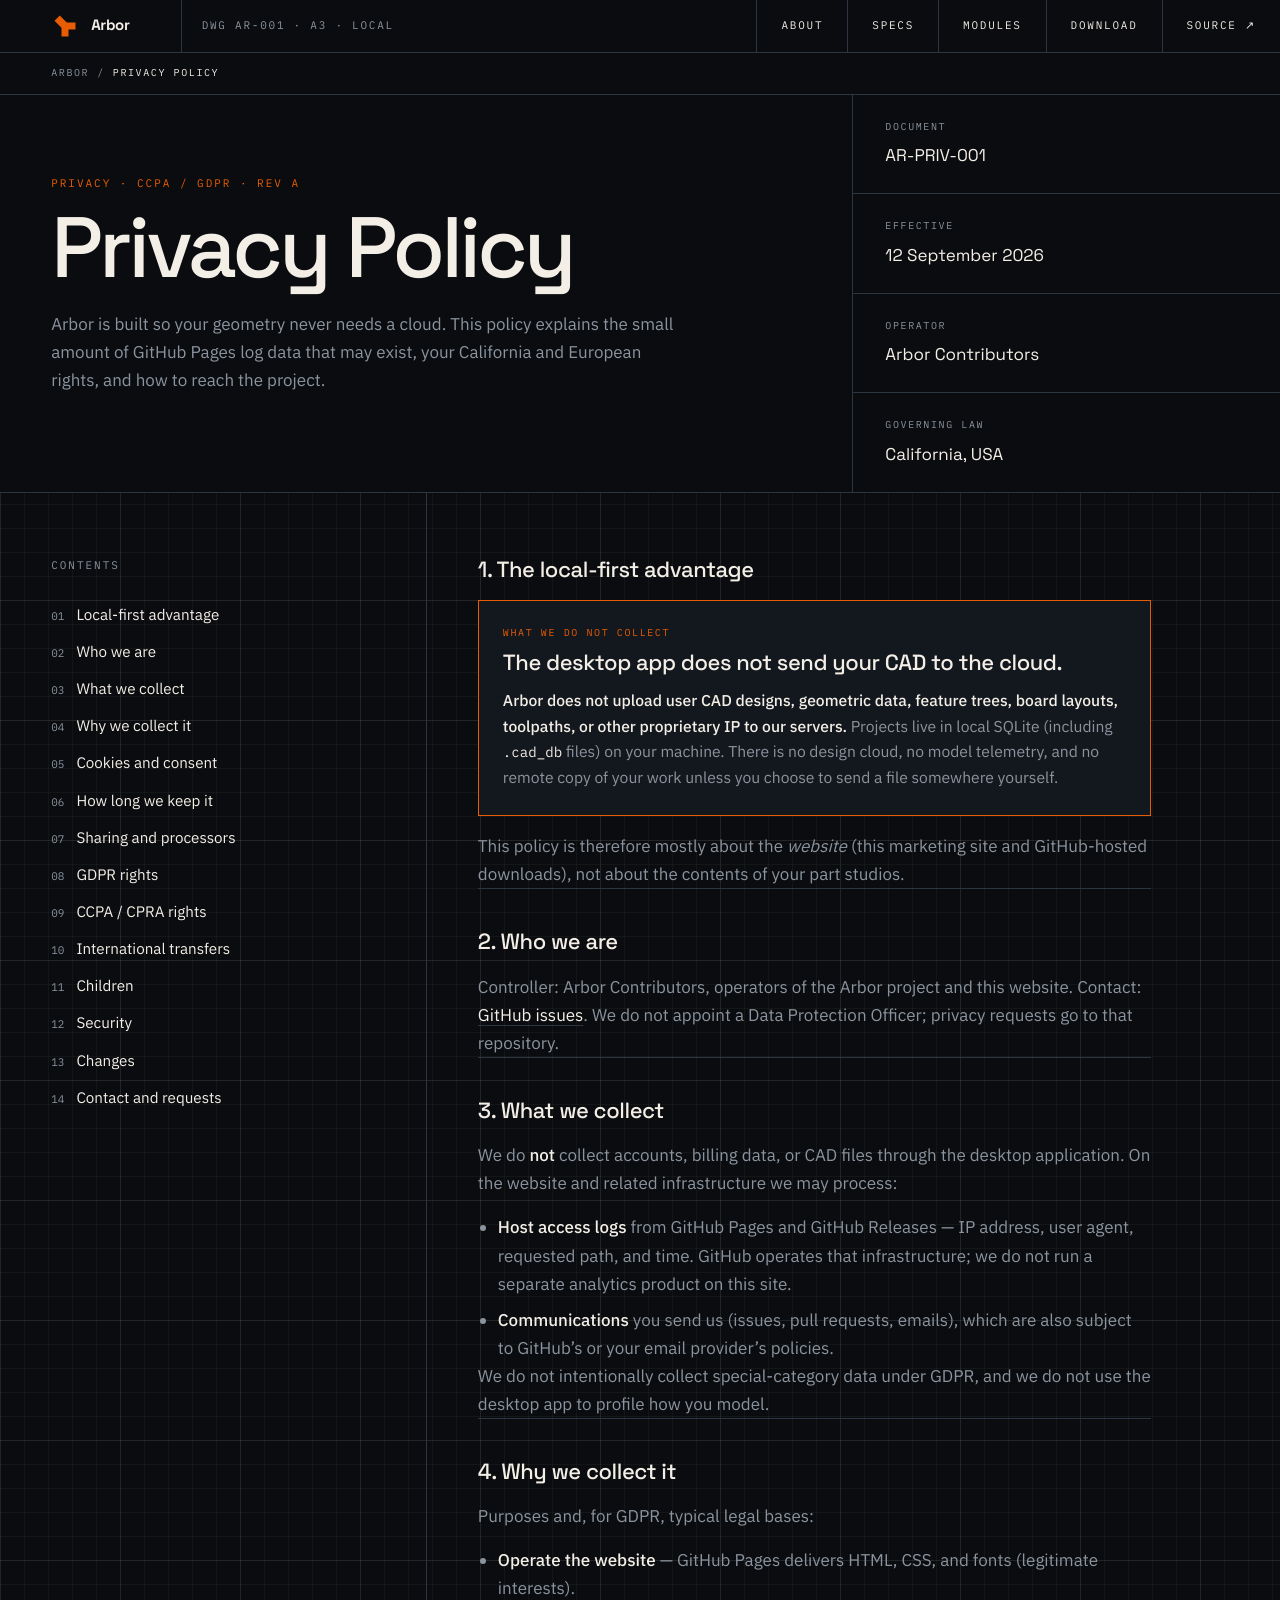
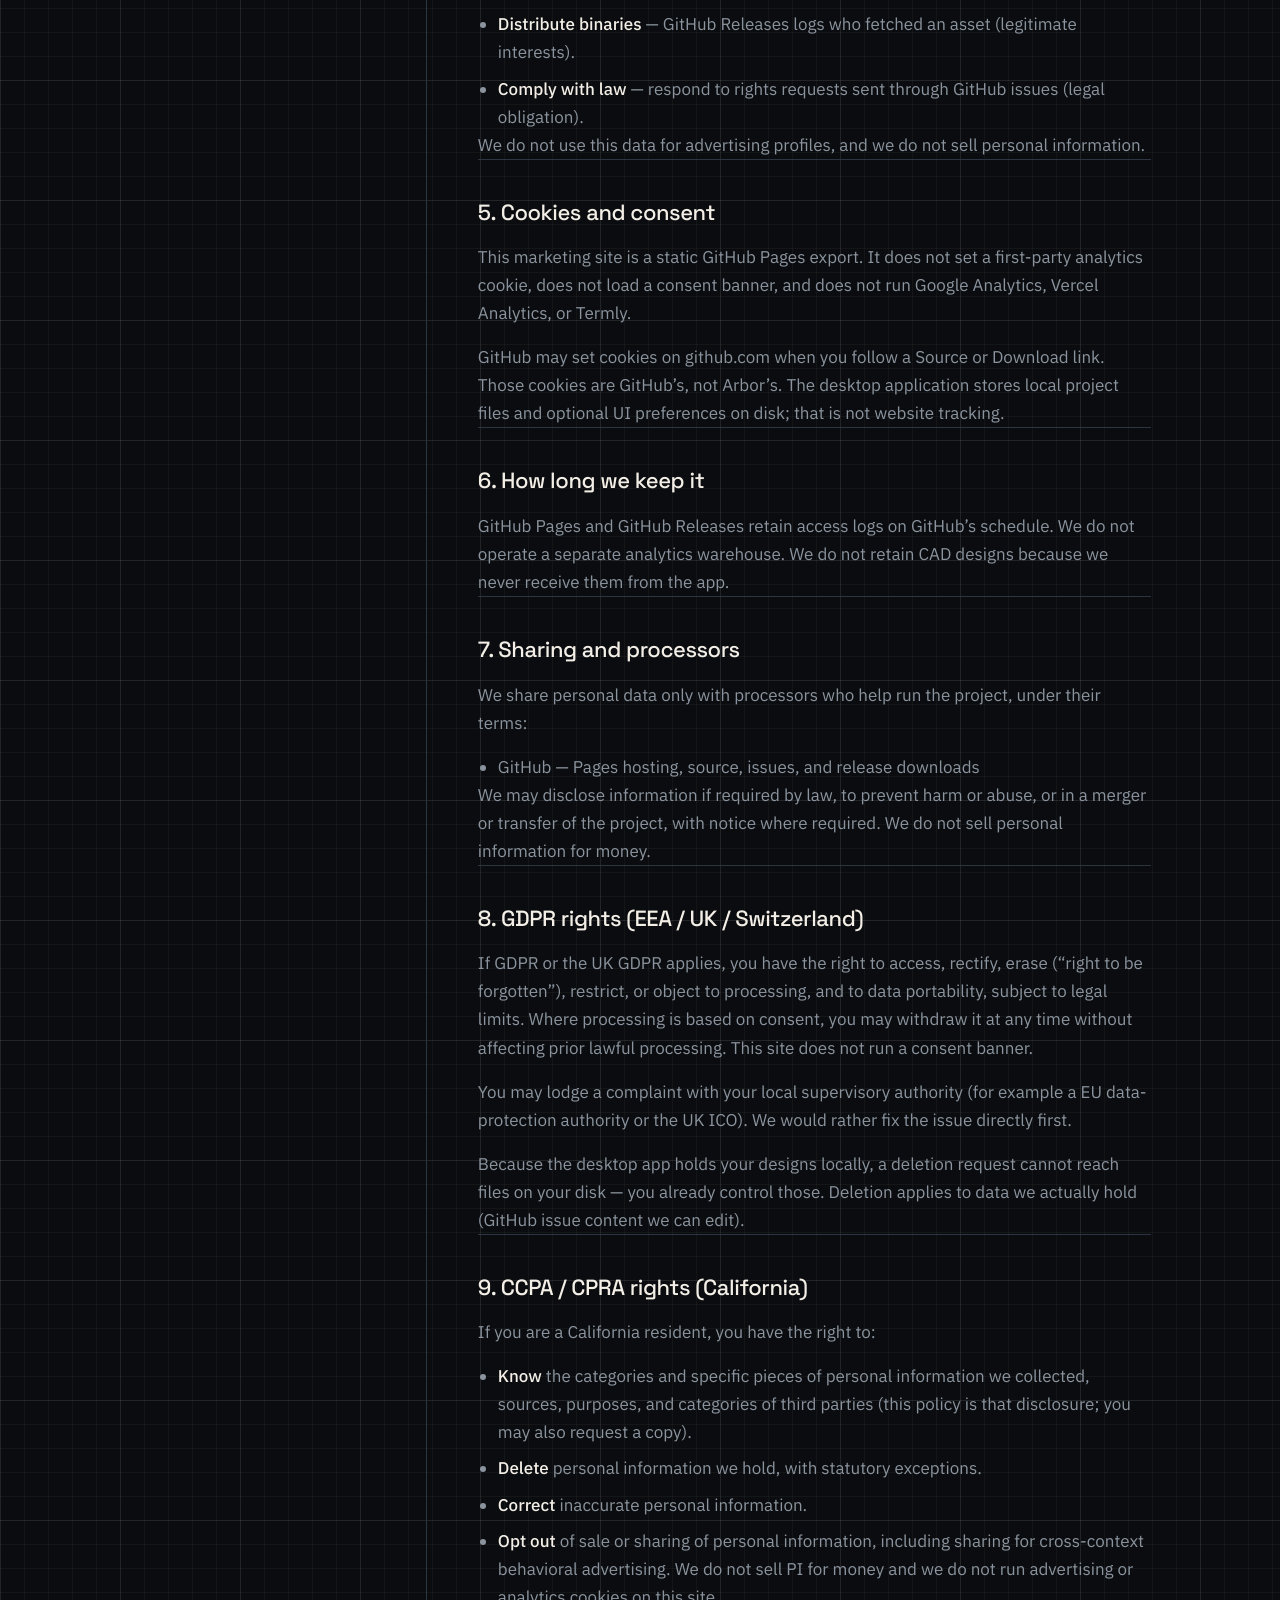
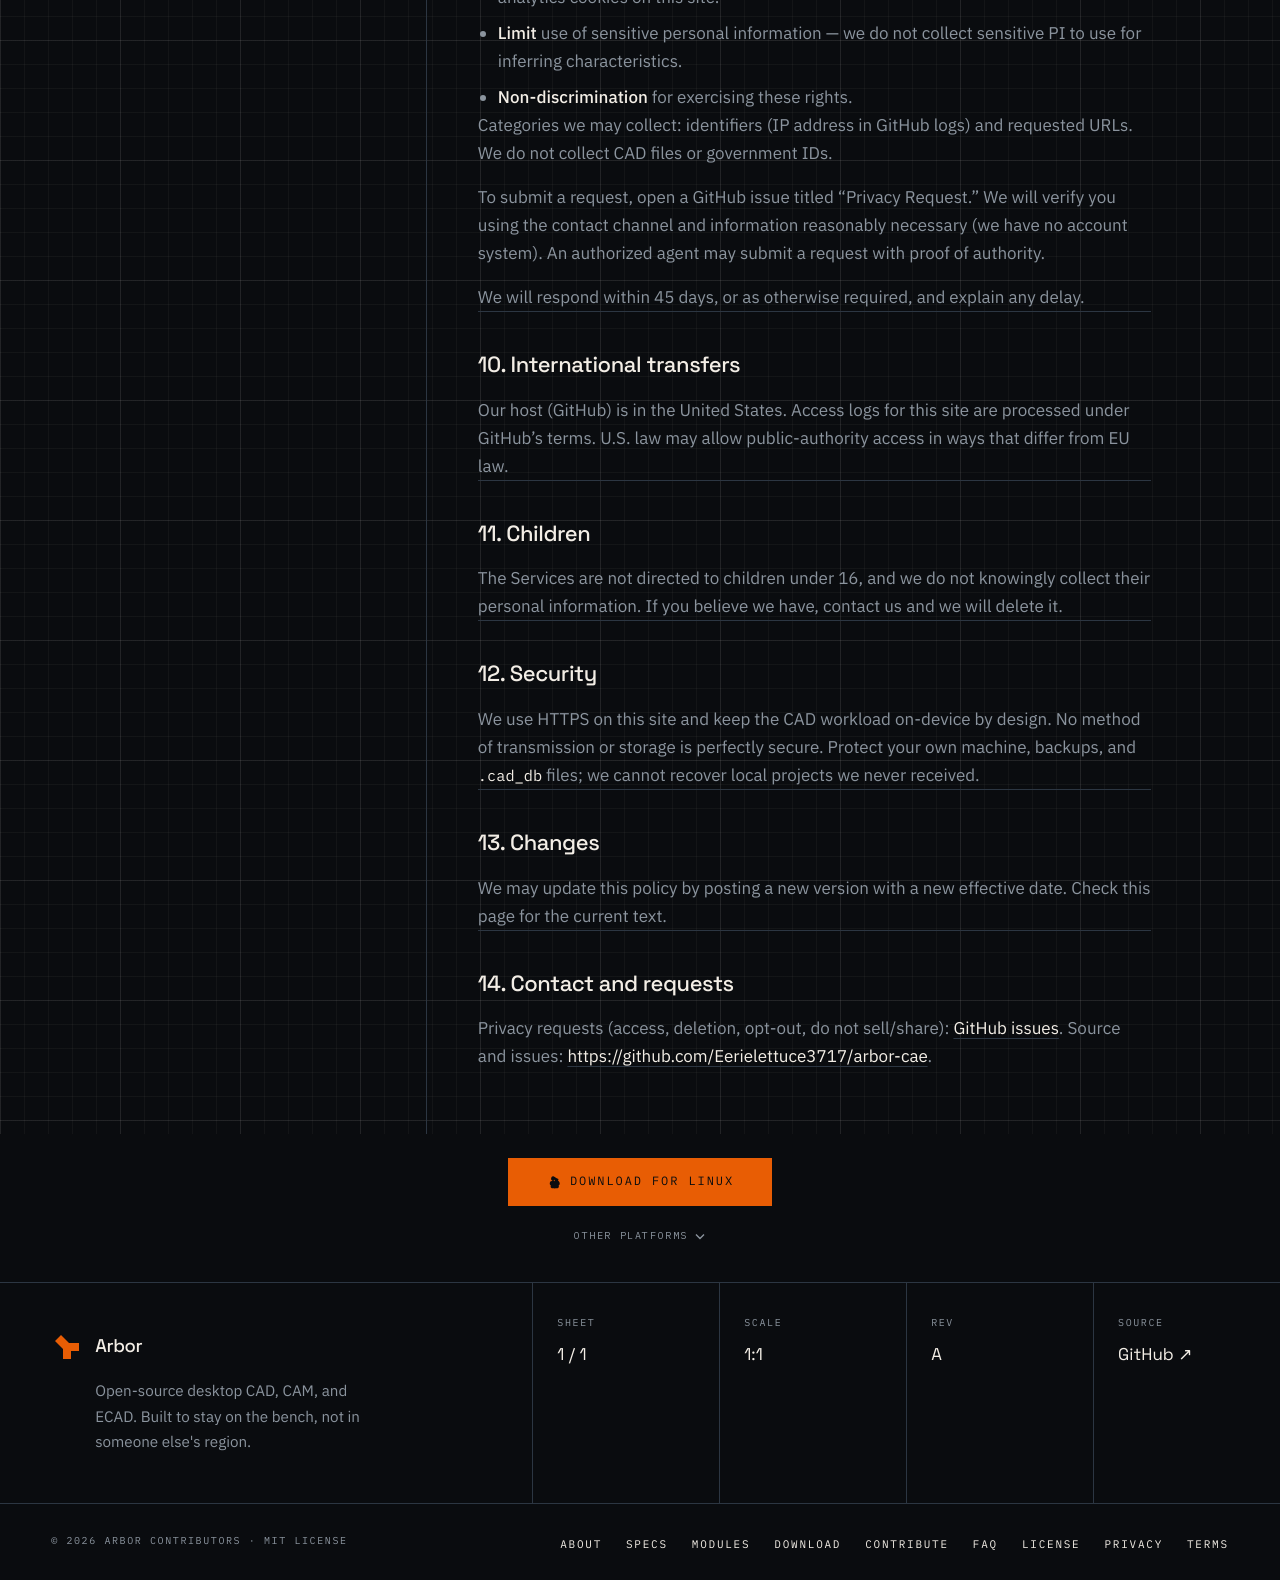
<file: privacy-policy/index.html>
<!DOCTYPE html><html lang="en" class="space_grotesk_a5d6589-module__4yp5ca__variable ibm_plex_sans_4d51713-module__1B70oG__variable ibm_plex_mono_6f540f3d-module__qVhoCW__variable h-full"><head><meta charSet="utf-8"/><meta name="viewport" content="width=device-width, initial-scale=1"/><link rel="preload" href="/_next/static/media/03fc1b4a8d284b5e-s.p.0wiir8udbzjvx.woff2" as="font" crossorigin="" type="font/woff2"/><link rel="preload" href="/_next/static/media/0c89a48fa5027cee-s.p.2cyn07wtgehh0.woff2" as="font" crossorigin="" type="font/woff2"/><link rel="preload" href="/_next/static/media/99e609270109b47d-s.p.40sczeszzbjw1.woff2" as="font" crossorigin="" type="font/woff2"/><link rel="preload" href="/_next/static/media/effe91970fc4db64-s.p.0oace-s_gkfks.woff2" as="font" crossorigin="" type="font/woff2"/><link rel="stylesheet" href="/_next/static/chunks/1h094hydu4tsb.css" data-precedence="next"/><link rel="preload" as="script" fetchPriority="low" href="/_next/static/chunks/310vm2bl3xxpt.js"/><script src="/_next/static/chunks/19mx3mg6lkumu.js" async=""></script><script src="/_next/static/chunks/1p7li1wqvkk1y.js" async=""></script><script src="/_next/static/chunks/344n2zhqbh4pn.js" async=""></script><script src="/_next/static/chunks/turbopack-2m33ne6tca48e.js" async=""></script><script src="/_next/static/chunks/3fntmmi971322.js" async=""></script><script src="/_next/static/chunks/1m5wsimt2jtmr.js" async=""></script><script src="/_next/static/chunks/2t-ct70y0w6h1.js" async=""></script><title>Privacy Policy — Arbor website and desktop app</title><meta name="description" content="Arbor does not upload CAD designs. This policy covers GitHub Pages logs, GitHub issues, and California / GDPR rights for the project website."/><meta name="application-name" content="Arbor"/><meta name="author" content="Arbor Contributors"/><meta name="keywords" content="CAD,CAM,ECAD,OpenCASCADE,local-first,parametric modeling,Gerber,open source CAD"/><meta name="creator" content="Arbor Contributors"/><meta name="publisher" content="Arbor Contributors"/><meta name="robots" content="index, follow"/><meta name="category" content="CAD"/><link rel="canonical" href="https://arbor-cae.github.io/privacy-policy/"/><meta name="google-site-verification" content="_jv1ortqoo-qGdnsLPO1WUezP-NAAabIfEEEXI_-hUo"/><meta name="google-site-verification" content="GGYs_DeEPOpFRg5tGALcPWca2tFZg6pn1_dV42sA9bI"/><meta property="og:title" content="Privacy Policy — Arbor website and desktop app"/><meta property="og:description" content="Arbor does not upload CAD designs. This policy covers GitHub Pages logs, GitHub issues, and California / GDPR rights for the project website."/><meta property="og:url" content="https://arbor-cae.github.io/privacy-policy/"/><meta property="og:site_name" content="Arbor"/><meta property="og:locale" content="en_US"/><meta property="og:image" content="https://arbor-cae.github.io/og.png"/><meta property="og:image:width" content="1200"/><meta property="og:image:height" content="630"/><meta property="og:image:alt" content="Arbor — parametric CAD, native ECAD, zero cloud"/><meta property="og:type" content="website"/><meta name="twitter:card" content="summary_large_image"/><meta name="twitter:title" content="Privacy Policy — Arbor website and desktop app"/><meta name="twitter:description" content="Arbor does not upload CAD designs. This policy covers GitHub Pages logs, GitHub issues, and California / GDPR rights for the project website."/><meta name="twitter:image" content="https://arbor-cae.github.io/og.png"/><link rel="shortcut icon" href="/icon.svg"/><link rel="icon" href="/favicon.ico?favicon.2vob68tjqpejf.ico" sizes="256x256" type="image/x-icon"/><link rel="icon" href="/icon.svg" type="image/svg+xml"/><link rel="apple-touch-icon" href="/apple-touch-icon.png"/><meta name="next-size-adjust" content=""/><script src="/_next/static/chunks/0cz1d0mv5g_q7.js" noModule=""></script></head><body class="min-h-full bg-ink text-paper font-sans antialiased"><div hidden=""><!--$--><!--/$--></div><script type="application/ld+json">{"@context":"https://schema.org","@graph":[{"@type":"WebSite","@id":"https://arbor-cae.github.io/#website","url":"https://arbor-cae.github.io/","name":"Arbor","description":"Open-source local-first desktop CAD, CAM, and ECAD. OpenCASCADE solids, SQLite versioning, Gerber out.","inLanguage":"en-US","publisher":{"@id":"https://arbor-cae.github.io/#org"}},{"@type":"Organization","@id":"https://arbor-cae.github.io/#org","name":"Arbor Contributors","url":"https://arbor-cae.github.io/","logo":{"@type":"ImageObject","url":"https://arbor-cae.github.io/icon.svg"},"sameAs":["https://github.com/Eerielettuce3717/arbor-cae"],"email":"varun.m.ganti@gmail.com"},{"@type":"SoftwareApplication","@id":"https://arbor-cae.github.io/#app","name":"Arbor","applicationCategory":"DesignApplication","applicationSubCategory":"CAD","operatingSystem":"macOS, Windows, Linux","license":"https://opensource.org/licenses/MIT","url":"https://arbor-cae.github.io/","image":"https://arbor-cae.github.io/og.png","offers":{"@type":"Offer","price":"0","priceCurrency":"USD"},"author":{"@id":"https://arbor-cae.github.io/#org"},"codeRepository":"https://github.com/Eerielettuce3717/arbor-cae","downloadUrl":"https://arbor-cae.github.io/download/"},{"@type":["LocalBusiness","ProfessionalService"],"@id":"https://arbor-cae.github.io/#business","name":"Arbor","url":"https://arbor-cae.github.io/","image":"https://arbor-cae.github.io/og.png","logo":"https://arbor-cae.github.io/icon.svg","priceRange":"Free","currenciesAccepted":"USD","paymentAccepted":"None — MIT licensed software","areaServed":{"@type":"Place","name":"Worldwide"},"address":{"@type":"PostalAddress","addressRegion":"CA","addressCountry":"US"},"parentOrganization":{"@id":"https://arbor-cae.github.io/#org"},"sameAs":["https://github.com/Eerielettuce3717/arbor-cae"]}]}</script><div class="sheet-grid min-h-full"><a href="#main" class="skip-link">Skip to content</a><header class="sticky top-0 z-40 border-b border-rule bg-ink"><div class="mx-auto flex max-w-sheet items-stretch"><a class="inline-flex items-center gap-3 min-h-11 items-center border-r border-rule px-[var(--gutter)] py-3 hover:text-signal" href="/"><svg class="h-7 w-7 shrink-0" viewBox="0 0 32 32" aria-hidden="true" fill="none"><rect width="32" height="32" fill="#0A0C0F"></rect><path fill="#E85D04" d="M20 12h8v8h-8v8h-8V18L4 10l6-6 8 8h2z"></path></svg><span class="font-display text-[15px] font-bold tracking-tight text-paper">Arbor</span></a><p class="hidden flex-1 items-center px-5 font-mono text-[11px] uppercase tracking-[0.16em] text-mute md:flex">DWG AR-001 · A3 · LOCAL</p><nav aria-label="Main" class="ml-auto hidden items-stretch md:flex"><a class="flex min-h-11 items-center border-l border-rule px-6 font-mono text-[11px] uppercase tracking-[0.16em] text-paper transition-colors hover:bg-panel hover:text-signal" href="/about/">About</a><a class="flex min-h-11 items-center border-l border-rule px-6 font-mono text-[11px] uppercase tracking-[0.16em] text-paper transition-colors hover:bg-panel hover:text-signal" href="/specs/">Specs</a><a class="flex min-h-11 items-center border-l border-rule px-6 font-mono text-[11px] uppercase tracking-[0.16em] text-paper transition-colors hover:bg-panel hover:text-signal" href="/modules/">Modules</a><a class="flex min-h-11 items-center border-l border-rule px-6 font-mono text-[11px] uppercase tracking-[0.16em] text-paper transition-colors hover:bg-panel hover:text-signal" href="/download/">Download</a><a href="https://github.com/Eerielettuce3717/arbor-cae" target="_blank" rel="noreferrer" class="flex min-h-11 items-center border-l border-rule px-6 font-mono text-[11px] uppercase tracking-[0.16em] text-paper transition-colors hover:bg-panel hover:text-signal">Source ↗</a></nav><button type="button" class="ml-auto flex min-h-11 min-w-11 items-center justify-center border-l border-rule px-4 md:hidden" aria-expanded="false" aria-controls="mobile-nav"><span class="sr-only">Open menu</span><span aria-hidden="true" class="font-mono text-xs tracking-[0.14em] text-paper">MENU</span></button></div></header><script type="application/ld+json">{"@context":"https://schema.org","@type":"BreadcrumbList","itemListElement":[{"@type":"ListItem","position":1,"name":"Arbor","item":"https://arbor-cae.github.io/"},{"@type":"ListItem","position":2,"name":"Privacy Policy","item":"https://arbor-cae.github.io/privacy-policy/"}]}</script><nav aria-label="Breadcrumb" class="border-b border-rule bg-ink"><ol class="mx-auto flex max-w-sheet flex-wrap items-center gap-2 px-[var(--gutter)] py-3 font-mono text-[10px] uppercase tracking-[0.16em] text-mute"><li class="flex items-center gap-2"><a class="hover:text-signal" href="/">Arbor</a></li><li class="flex items-center gap-2"><span aria-hidden="true"> / </span><span class="text-paper" aria-current="page">Privacy Policy</span></li></ol></nav><main id="main"><header class="border-b border-rule bg-ink"><div class="mx-auto grid max-w-sheet lg:grid-cols-12"><div class="px-[var(--gutter)] py-12 sm:py-16 lg:col-span-8 lg:border-r lg:border-rule lg:py-20"><p class="font-mono text-[11px] uppercase tracking-[0.18em] text-signal">Privacy · CCPA / GDPR · Rev A</p><h1 class="mt-4 font-display text-h2 text-paper sm:text-display">Privacy Policy</h1><p class="mt-6 max-w-[62ch] text-body text-mute">Arbor is built so your geometry never needs a cloud. This policy explains the small amount of GitHub Pages log data that may exist, your California and European rights, and how to reach the project.</p></div><aside class="grid grid-cols-2 gap-px bg-rule lg:col-span-4 lg:grid-cols-1"><div class="bg-ink px-[var(--gutter)] py-6 lg:px-8"><p class="font-mono text-[10px] uppercase tracking-[0.16em] text-mute">Document</p><p class="mt-1.5 font-display text-paper">AR-PRIV-001</p></div><div class="bg-ink px-[var(--gutter)] py-6 lg:px-8"><p class="font-mono text-[10px] uppercase tracking-[0.16em] text-mute">Effective</p><p class="mt-1.5 font-display text-paper">12 September 2026</p></div><div class="bg-ink px-[var(--gutter)] py-6 lg:px-8"><p class="font-mono text-[10px] uppercase tracking-[0.16em] text-mute">Operator</p><p class="mt-1.5 font-display text-paper">Arbor Contributors</p></div><div class="bg-ink px-[var(--gutter)] py-6 lg:px-8"><p class="font-mono text-[10px] uppercase tracking-[0.16em] text-mute">Governing law</p><p class="mt-1.5 font-display text-paper">California, USA</p></div></aside></div></header><div class="mx-auto grid max-w-sheet lg:grid-cols-12"><nav aria-label="On this page" class="border-b border-rule px-[var(--gutter)] py-10 lg:col-span-4 lg:border-b-0 lg:border-r lg:py-16"><p class="font-mono text-[11px] uppercase tracking-[0.18em] text-mute">Contents</p><ol class="mt-6 space-y-1 lg:sticky lg:top-16"><li><a href="#local-first" class="group flex items-baseline gap-3 py-1.5 text-paper hover:text-signal"><span class="font-mono text-[11px] text-mute group-hover:text-signal">01</span><span class="text-[0.95rem] leading-snug">Local-first advantage</span></a></li><li><a href="#who" class="group flex items-baseline gap-3 py-1.5 text-paper hover:text-signal"><span class="font-mono text-[11px] text-mute group-hover:text-signal">02</span><span class="text-[0.95rem] leading-snug">Who we are</span></a></li><li><a href="#collect" class="group flex items-baseline gap-3 py-1.5 text-paper hover:text-signal"><span class="font-mono text-[11px] text-mute group-hover:text-signal">03</span><span class="text-[0.95rem] leading-snug">What we collect</span></a></li><li><a href="#why" class="group flex items-baseline gap-3 py-1.5 text-paper hover:text-signal"><span class="font-mono text-[11px] text-mute group-hover:text-signal">04</span><span class="text-[0.95rem] leading-snug">Why we collect it</span></a></li><li><a href="#cookies" class="group flex items-baseline gap-3 py-1.5 text-paper hover:text-signal"><span class="font-mono text-[11px] text-mute group-hover:text-signal">05</span><span class="text-[0.95rem] leading-snug">Cookies and consent</span></a></li><li><a href="#retention" class="group flex items-baseline gap-3 py-1.5 text-paper hover:text-signal"><span class="font-mono text-[11px] text-mute group-hover:text-signal">06</span><span class="text-[0.95rem] leading-snug">How long we keep it</span></a></li><li><a href="#sharing" class="group flex items-baseline gap-3 py-1.5 text-paper hover:text-signal"><span class="font-mono text-[11px] text-mute group-hover:text-signal">07</span><span class="text-[0.95rem] leading-snug">Sharing and processors</span></a></li><li><a href="#gdpr" class="group flex items-baseline gap-3 py-1.5 text-paper hover:text-signal"><span class="font-mono text-[11px] text-mute group-hover:text-signal">08</span><span class="text-[0.95rem] leading-snug">GDPR rights</span></a></li><li><a href="#ccpa" class="group flex items-baseline gap-3 py-1.5 text-paper hover:text-signal"><span class="font-mono text-[11px] text-mute group-hover:text-signal">09</span><span class="text-[0.95rem] leading-snug">CCPA / CPRA rights</span></a></li><li><a href="#transfers" class="group flex items-baseline gap-3 py-1.5 text-paper hover:text-signal"><span class="font-mono text-[11px] text-mute group-hover:text-signal">10</span><span class="text-[0.95rem] leading-snug">International transfers</span></a></li><li><a href="#children" class="group flex items-baseline gap-3 py-1.5 text-paper hover:text-signal"><span class="font-mono text-[11px] text-mute group-hover:text-signal">11</span><span class="text-[0.95rem] leading-snug">Children</span></a></li><li><a href="#security" class="group flex items-baseline gap-3 py-1.5 text-paper hover:text-signal"><span class="font-mono text-[11px] text-mute group-hover:text-signal">12</span><span class="text-[0.95rem] leading-snug">Security</span></a></li><li><a href="#changes" class="group flex items-baseline gap-3 py-1.5 text-paper hover:text-signal"><span class="font-mono text-[11px] text-mute group-hover:text-signal">13</span><span class="text-[0.95rem] leading-snug">Changes</span></a></li><li><a href="#contact" class="group flex items-baseline gap-3 py-1.5 text-paper hover:text-signal"><span class="font-mono text-[11px] text-mute group-hover:text-signal">14</span><span class="text-[0.95rem] leading-snug">Contact and requests</span></a></li></ol></nav><article class="px-[var(--gutter)] py-12 lg:col-span-8 lg:py-16"><div class="legal-prose max-w-[66ch]"><section id="local-first" class="scroll-mt-16 border-t border-rule pt-10 first:border-t-0 first:pt-0"><h2 class="font-display text-h3 text-paper">1. The local-first advantage</h2><div class="mt-4 space-y-4 text-mute"><aside class="border border-signal bg-panel p-5 sm:p-6"><p class="font-mono text-[10px] uppercase tracking-[0.16em] text-signal">What we do not collect</p><p class="mt-2 font-display text-h3 text-paper">The desktop app does not send your CAD to the cloud.</p><div class="mt-3 space-y-3 text-[0.98rem] leading-relaxed text-mute"><p><strong class="font-medium text-paper">Arbor<!-- --> does not upload user CAD designs, geometric data, feature trees, board layouts, toolpaths, or other proprietary IP to our servers.</strong> <!-- -->Projects live in local SQLite (including<!-- --> <code class="font-mono text-[0.9em] text-paper">.cad_db</code> <!-- -->files) on your machine. There is no design cloud, no model telemetry, and no remote copy of your work unless you choose to send a file somewhere yourself.</p></div></aside><p>This policy is therefore mostly about the <em>website</em> (this marketing site and GitHub-hosted downloads), not about the contents of your part studios.</p></div></section><section id="who" class="scroll-mt-16 border-t border-rule pt-10 first:border-t-0 first:pt-0"><h2 class="font-display text-h3 text-paper">2. Who we are</h2><div class="mt-4 space-y-4 text-mute"><p>Controller: <!-- -->Arbor Contributors<!-- -->, operators of the <!-- -->Arbor<!-- --> project and this website. Contact:<!-- --> <a href="https://github.com/Eerielettuce3717/arbor-cae/issues" class="text-paper underline decoration-rule underline-offset-4 hover:text-signal">GitHub issues</a>. We do not appoint a Data Protection Officer; privacy requests go to that repository.</p></div></section><section id="collect" class="scroll-mt-16 border-t border-rule pt-10 first:border-t-0 first:pt-0"><h2 class="font-display text-h3 text-paper">3. What we collect</h2><div class="mt-4 space-y-4 text-mute"><p>We do <strong class="font-medium text-paper">not</strong> collect accounts, billing data, or CAD files through the desktop application. On the website and related infrastructure we may process:</p><ul class="list-disc space-y-2 pl-5"><li><strong class="font-medium text-paper">Host access logs</strong> <!-- -->from GitHub Pages and GitHub Releases — IP address, user agent, requested path, and time. GitHub operates that infrastructure; we do not run a separate analytics product on this site.</li><li><strong class="font-medium text-paper">Communications</strong> you send us (issues, pull requests, emails), which are also subject to GitHub’s or your email provider’s policies.</li></ul><p>We do not intentionally collect special-category data under GDPR, and we do not use the desktop app to profile how you model.</p></div></section><section id="why" class="scroll-mt-16 border-t border-rule pt-10 first:border-t-0 first:pt-0"><h2 class="font-display text-h3 text-paper">4. Why we collect it</h2><div class="mt-4 space-y-4 text-mute"><p>Purposes and, for GDPR, typical legal bases:</p><ul class="list-disc space-y-2 pl-5"><li><strong class="font-medium text-paper">Operate the website</strong> <!-- -->— GitHub Pages delivers HTML, CSS, and fonts (legitimate interests).</li><li><strong class="font-medium text-paper">Distribute binaries</strong> <!-- -->— GitHub Releases logs who fetched an asset (legitimate interests).</li><li><strong class="font-medium text-paper">Comply with law</strong> <!-- -->— respond to rights requests sent through GitHub issues (legal obligation).</li></ul><p>We do not use this data for advertising profiles, and we do not sell personal information.</p></div></section><section id="cookies" class="scroll-mt-16 border-t border-rule pt-10 first:border-t-0 first:pt-0"><h2 class="font-display text-h3 text-paper">5. Cookies and consent</h2><div class="mt-4 space-y-4 text-mute"><p>This marketing site is a static GitHub Pages export. It does not set a first-party analytics cookie, does not load a consent banner, and does not run Google Analytics, Vercel Analytics, or Termly.</p><p>GitHub may set cookies on github.com when you follow a Source or Download link. Those cookies are GitHub’s, not Arbor’s. The desktop application stores local project files and optional UI preferences on disk; that is not website tracking.</p></div></section><section id="retention" class="scroll-mt-16 border-t border-rule pt-10 first:border-t-0 first:pt-0"><h2 class="font-display text-h3 text-paper">6. How long we keep it</h2><div class="mt-4 space-y-4 text-mute"><p>GitHub Pages and GitHub Releases retain access logs on GitHub’s schedule. We do not operate a separate analytics warehouse. We do not retain CAD designs because we never receive them from the app.</p></div></section><section id="sharing" class="scroll-mt-16 border-t border-rule pt-10 first:border-t-0 first:pt-0"><h2 class="font-display text-h3 text-paper">7. Sharing and processors</h2><div class="mt-4 space-y-4 text-mute"><p>We share personal data only with processors who help run the project, under their terms:</p><ul class="list-disc space-y-2 pl-5"><li>GitHub — Pages hosting, source, issues, and release downloads</li></ul><p>We may disclose information if required by law, to prevent harm or abuse, or in a merger or transfer of the project, with notice where required. We do not sell personal information for money.</p></div></section><section id="gdpr" class="scroll-mt-16 border-t border-rule pt-10 first:border-t-0 first:pt-0"><h2 class="font-display text-h3 text-paper">8. GDPR rights (EEA / UK / Switzerland)</h2><div class="mt-4 space-y-4 text-mute"><p>If GDPR or the UK GDPR applies, you have the right to access, rectify, erase (“right to be forgotten”), restrict, or object to processing, and to data portability, subject to legal limits. Where processing is based on consent, you may withdraw it at any time without affecting prior lawful processing. This site does not run a consent banner.</p><p>You may lodge a complaint with your local supervisory authority (for example a EU data-protection authority or the UK ICO). We would rather fix the issue directly first.</p><p>Because the desktop app holds your designs locally, a deletion request cannot reach files on your disk — you already control those. Deletion applies to data we actually hold (GitHub issue content we can edit).</p></div></section><section id="ccpa" class="scroll-mt-16 border-t border-rule pt-10 first:border-t-0 first:pt-0"><h2 class="font-display text-h3 text-paper">9. CCPA / CPRA rights (California)</h2><div class="mt-4 space-y-4 text-mute"><p>If you are a California resident, you have the right to:</p><ul class="list-disc space-y-2 pl-5"><li><strong class="font-medium text-paper">Know</strong> the categories and specific pieces of personal information we collected, sources, purposes, and categories of third parties (this policy is that disclosure; you may also request a copy).</li><li><strong class="font-medium text-paper">Delete</strong> personal information we hold, with statutory exceptions.</li><li><strong class="font-medium text-paper">Correct</strong> inaccurate personal information.</li><li><strong class="font-medium text-paper">Opt out</strong> of sale or sharing of personal information, including sharing for cross-context behavioral advertising. We do not sell PI for money and we do not run advertising or analytics cookies on this site.</li><li><strong class="font-medium text-paper">Limit</strong> use of sensitive personal information — we do not collect sensitive PI to use for inferring characteristics.</li><li><strong class="font-medium text-paper">Non-discrimination</strong> <!-- -->for exercising these rights.</li></ul><p>Categories we may collect: identifiers (IP address in GitHub logs) and requested URLs. We do not collect CAD files or government IDs.</p><p>To submit a request, open a GitHub issue titled “Privacy Request.” We will verify you using the contact channel and information reasonably necessary (we have no account system). An authorized agent may submit a request with proof of authority.</p><p>We will respond within 45 days, or as otherwise required, and explain any delay.</p></div></section><section id="transfers" class="scroll-mt-16 border-t border-rule pt-10 first:border-t-0 first:pt-0"><h2 class="font-display text-h3 text-paper">10. International transfers</h2><div class="mt-4 space-y-4 text-mute"><p>Our host (GitHub) is in the United States. Access logs for this site are processed under GitHub’s terms. U.S. law may allow public-authority access in ways that differ from EU law.</p></div></section><section id="children" class="scroll-mt-16 border-t border-rule pt-10 first:border-t-0 first:pt-0"><h2 class="font-display text-h3 text-paper">11. Children</h2><div class="mt-4 space-y-4 text-mute"><p>The Services are not directed to children under 16, and we do not knowingly collect their personal information. If you believe we have, contact us and we will delete it.</p></div></section><section id="security" class="scroll-mt-16 border-t border-rule pt-10 first:border-t-0 first:pt-0"><h2 class="font-display text-h3 text-paper">12. Security</h2><div class="mt-4 space-y-4 text-mute"><p>We use HTTPS on this site and keep the CAD workload on-device by design. No method of transmission or storage is perfectly secure. Protect your own machine, backups, and<!-- --> <code class="font-mono text-[0.9em] text-paper">.cad_db</code> <!-- -->files; we cannot recover local projects we never received.</p></div></section><section id="changes" class="scroll-mt-16 border-t border-rule pt-10 first:border-t-0 first:pt-0"><h2 class="font-display text-h3 text-paper">13. Changes</h2><div class="mt-4 space-y-4 text-mute"><p>We may update this policy by posting a new version with a new effective date. Check this page for the current text.</p></div></section><section id="contact" class="scroll-mt-16 border-t border-rule pt-10 first:border-t-0 first:pt-0"><h2 class="font-display text-h3 text-paper">14. Contact and requests</h2><div class="mt-4 space-y-4 text-mute"><p>Privacy requests (access, deletion, opt-out, do not sell/share):<!-- --> <a href="https://github.com/Eerielettuce3717/arbor-cae/issues" class="text-paper underline decoration-rule underline-offset-4 hover:text-signal">GitHub issues</a>. Source and issues:<!-- --> <a href="https://github.com/Eerielettuce3717/arbor-cae" class="text-paper underline decoration-rule underline-offset-4 hover:text-signal">https://github.com/Eerielettuce3717/arbor-cae</a>.</p></div></section></div></article></div></main><footer class="bg-ink"><div class="relative z-30 flex justify-center border-b border-rule bg-ink px-[var(--gutter)] py-5 sm:py-6"><div class="relative flex flex-col items-center gap-2"><a href="https://github.com/Eerielettuce3717/arbor-cae/releases/tag/v0.1.0-pre.3" class="inline-flex min-h-12 min-w-[16.5rem] items-center justify-center gap-2.5 bg-signal px-8 font-mono text-[12px] uppercase tracking-[0.16em] text-ink hover:bg-paper"><svg viewBox="0 0 16 16" class="h-3.5 w-3.5" aria-hidden="true" fill="none"><rect x="2.5" y="3.5" width="11" height="9" stroke="currentColor" stroke-width="1.3"></rect><path d="M2.5 6.5h11" stroke="currentColor" stroke-width="1.3"></path></svg>Pre-release</a><button type="button" aria-expanded="false" aria-controls="_R_qlubtb_" class="inline-flex min-h-11 items-center gap-1.5 font-mono text-[10px] uppercase tracking-[0.16em] text-mute hover:text-paper">Other platforms<svg viewBox="0 0 12 12" class="h-3 w-3 " aria-hidden="true" fill="none"><path d="M2 4.5 L6 8.5 L10 4.5" stroke="currentColor" stroke-width="1.4" stroke-linejoin="miter"></path></svg></button></div></div><div class="mx-auto grid max-w-sheet lg:grid-cols-12"><div class="flex items-start gap-3 border-b border-rule px-[var(--gutter)] py-10 lg:col-span-5 lg:border-b-0 lg:border-r lg:py-12"><div><a class="inline-flex items-center gap-3 " href="/"><svg class="h-8 w-8 shrink-0" viewBox="0 0 32 32" aria-hidden="true" fill="none"><rect width="32" height="32" fill="#0A0C0F"></rect><path fill="#E85D04" d="M20 12h8v8h-8v8h-8V18L4 10l6-6 8 8h2z"></path></svg><span class="font-display text-[1.15rem] font-medium tracking-[-0.02em] text-paper">Arbor</span></a><p class="mt-2 max-w-[34ch] pl-11 text-[0.95rem] text-mute">Open-source desktop CAD, CAM, and ECAD. Built to stay on the bench, not in someone else&#x27;s region.</p></div></div><div class="grid grid-cols-2 gap-px bg-rule sm:grid-cols-4 lg:col-span-7"><div class="bg-ink px-[var(--gutter)] py-8 sm:px-6"><p class="font-mono text-[10px] uppercase tracking-[0.16em] text-mute">Sheet</p><p class="mt-2 font-display text-paper">1 / 1</p></div><div class="bg-ink px-[var(--gutter)] py-8 sm:px-6"><p class="font-mono text-[10px] uppercase tracking-[0.16em] text-mute">Scale</p><p class="mt-2 font-display text-paper">1:1</p></div><div class="bg-ink px-[var(--gutter)] py-8 sm:px-6"><p class="font-mono text-[10px] uppercase tracking-[0.16em] text-mute">Rev</p><p class="mt-2 font-display text-paper">A</p></div><a href="https://github.com/Eerielettuce3717/arbor-cae" target="_blank" rel="noreferrer" class="bg-ink px-[var(--gutter)] py-8 hover:bg-panel sm:px-6"><p class="font-mono text-[10px] uppercase tracking-[0.16em] text-mute">Source</p><p class="mt-2 font-display text-paper">GitHub ↗</p></a></div></div><nav aria-label="Site" class="border-t border-rule"><div class="mx-auto flex max-w-sheet flex-col gap-4 px-[var(--gutter)] py-6 sm:flex-row sm:items-center sm:justify-between"><p class="font-mono text-[10px] uppercase tracking-[0.16em] text-mute">© 2026 Arbor Contributors · MIT License</p><ul class="flex flex-wrap items-center gap-x-6 gap-y-2"><li><a class="font-mono text-[11px] uppercase tracking-[0.16em] text-paper hover:text-signal" href="/about/">About</a></li><li><a class="font-mono text-[11px] uppercase tracking-[0.16em] text-paper hover:text-signal" href="/specs/">Specs</a></li><li><a class="font-mono text-[11px] uppercase tracking-[0.16em] text-paper hover:text-signal" href="/modules/">Modules</a></li><li><a class="font-mono text-[11px] uppercase tracking-[0.16em] text-paper hover:text-signal" href="/download/">Download</a></li><li><a class="font-mono text-[11px] uppercase tracking-[0.16em] text-paper hover:text-signal" href="/contribute/">Contribute</a></li><li><a class="font-mono text-[11px] uppercase tracking-[0.16em] text-paper hover:text-signal" href="/faq/">FAQ</a></li><li><a class="font-mono text-[11px] uppercase tracking-[0.16em] text-paper hover:text-signal" href="/license/">License</a></li><li><a class="font-mono text-[11px] uppercase tracking-[0.16em] text-paper hover:text-signal" href="/privacy-policy/">Privacy</a></li><li><a class="font-mono text-[11px] uppercase tracking-[0.16em] text-paper hover:text-signal" href="/terms-of-service/">Terms</a></li></ul></div></nav></footer></div><!--$--><!--/$--><script src="/_next/static/chunks/310vm2bl3xxpt.js" id="_R_" async=""></script><script>(self.__next_f=self.__next_f||[]).push([0])</script><script>self.__next_f.push([1,"1:\"$Sreact.fragment\"\n3:I[39756,[\"/_next/static/chunks/3fntmmi971322.js\"],\"default\"]\n4:I[37457,[\"/_next/static/chunks/3fntmmi971322.js\"],\"default\"]\n5:I[52255,[\"/_next/static/chunks/3fntmmi971322.js\",\"/_next/static/chunks/1m5wsimt2jtmr.js\"],\"NativeLinkProvider\"]\n6:I[9616,[\"/_next/static/chunks/3fntmmi971322.js\",\"/_next/static/chunks/1m5wsimt2jtmr.js\"],\"SiteHeader\"]\n7:I[39933,[\"/_next/static/chunks/3fntmmi971322.js\",\"/_next/static/chunks/2t-ct70y0w6h1.js\"],\"ForceReloadLinks\"]\n10:I[68027,[\"/_next/static/chunks/3fntmmi971322.js\"],\"default\",1]\n:HL[\"/_next/static/chunks/1h094hydu4tsb.css\",\"style\"]\n:HL[\"/_next/static/media/03fc1b4a8d284b5e-s.p.0wiir8udbzjvx.woff2\",\"font\",{\"crossOrigin\":\"\",\"type\":\"font/woff2\"}]\n:HL[\"/_next/static/media/0c89a48fa5027cee-s.p.2cyn07wtgehh0.woff2\",\"font\",{\"crossOrigin\":\"\",\"type\":\"font/woff2\"}]\n:HL[\"/_next/static/media/99e609270109b47d-s.p.40sczeszzbjw1.woff2\",\"font\",{\"crossOrigin\":\"\",\"type\":\"font/woff2\"}]\n:HL[\"/_next/static/media/effe91970fc4db64-s.p.0oace-s_gkfks.woff2\",\"font\",{\"crossOrigin\":\"\",\"type\":\"font/woff2\"}]\n2:T712,{\"@context\":\"https://schema.org\",\"@graph\":[{\"@type\":\"WebSite\",\"@id\":\"https://arbor-cae.github.io/#website\",\"url\":\"https://arbor-cae.github.io/\",\"name\":\"Arbor\",\"description\":\"Open-source local-first desktop CAD, CAM, and ECAD. OpenCASCADE solids, SQLite versioning, Gerber out.\",\"inLanguage\":\"en-US\",\"publisher\":{\"@id\":\"https://arbor-cae.github.io/#org\"}},{\"@type\":\"Organization\",\"@id\":\"https://arbor-cae.github.io/#org\",\"name\":\"Arbor Contributors\",\"url\":\"https://arbor-cae.github.io/\",\"logo\":{\"@type\":\"ImageObject\",\"url\":\"https://arbor-cae.github.io/icon.svg\"},\"sameAs\":[\"https://github.com/Eerielettuce3717/arbor-cae\"],\"email\":\"varun.m.ganti@gmail.com\"},{\"@type\":\"SoftwareApplication\",\"@id\":\"https://arbor-cae.github.io/#app\",\"name\":\"Arbor\",\"applicationCategory\":\"DesignApplication\",\"applicationSubCategory\":\"CAD\",\"operatingSystem\":\"macOS, Windows, Linux\",\"license\":\"https://opensource.org/licenses/MIT\",\"url\":\"https://arbor-cae.github.io/\",\"image\":\"https://arbor-cae.github.io/og.png\",\"offers\":{\"@type\":\"Offer\",\"price\":\"0\",\"priceCurrency\":\"USD\"},\"author\":{\"@id\":\"https://arbor-cae.github.io/#org\"},\"codeRepository\":\"https://github.com/Eerielettuce3717/arbor-cae\",\"downloadUrl\":\"https://arbor-cae.github.io/download/\"},{\"@type\":[\"LocalBusiness\",\"ProfessionalService\"],\"@id\":\"https://arbor-cae.github.io/#business\",\"name\":\"Arbor\",\"url\":\"https://arbor-cae.github.io/\",\"image\":\"https://arbor-cae.github.io/og.png\",\"logo\":\"https://arbor-cae.github.io/icon.svg\",\"priceRange\":\"Free\",\"currenciesAccepted\":\"USD\",\"paymentAccepted\":\"None — MIT licensed software\",\"areaServed\":{\"@type\":\"Place\",\"name\":\"Worldwide\"},\"address\":{\"@type\":\"PostalAddress\",\"addressRegion\":\"CA\",\"addressCountry\":\"US\"},\"parentOrganization\":{\"@id\":\"https://arbor-cae.github.io/#org\"},\"sameAs\":[\"https://github.com/Eerielettuce3717/arbor-cae\"]}]}e:X\n0:{\"P\":null,\"c\":[\"\",\"privacy-policy\",\"\"],\"q\":\"\",\"i\":false,\"f\":[[[\"\",{\"children\":[\"privacy-policy\",{\"children\":[\"__PAGE__\",{},\"$undefined\",\"$undefined\",4608]},\"$undefined\",\"$undefined\",4608]},\"$undefined\",\"$undefined\",4624],[[\"$\",\"$1\",\"c\",{\"children\":[[[\"$\",\"link\",\"0\",{\"rel\":\"stylesheet\",\"href\":\"/_next/static/chunks/1h094hydu4tsb.css\",\"precedence\":\"next\",\"crossOrigin\":\"$undefined\",\"nonce\":\"$undefined\"}],[\"$\",\"script\",\"script-0\",{\"src\":\"/_next/static/chunks/3fntmmi971322.js\",\"async\":true,\"nonce\":\"$undefined\"}]],[\"$\",\"html\",null,{\"lang\":\"en\",\"className\":\"space_grotesk_a5d6589-module__4yp5ca__variable ibm_plex_sans_4d51713-module__1B70oG__variable ibm_plex_mono_6f540f3d-module__qVhoCW__variable h-full\",\"children\":[\"$\",\"body\",null,{\"className\":\"min-h-full bg-ink text-paper font-sans antialiased\",\"children\":[[\"$\",\"script\",null,{\"type\":\"application/ld+json\",\"dangerouslySetInnerHTML\":{\"__html\":\"$2\"}}],[\"$\",\"$L3\",null,{\"parallelRouterKey\":\"children\",\"error\":\"$undefined\",\"errorStyles\":\"$undefined\",\"errorScripts\":\"$undefined\",\"template\":[\"$\",\"$L4\",null,{}],\"templateStyles\":\"$undefined\",\"templateScripts\":\"$undefined\",\"notFound\":[[\"$\",\"$L5\",null,{\"native\":true,\"children\":[\"$\",\"div\",null,{\"className\":\"sheet-grid min-h-full\",\"children\":[[\"$\",\"a\",null,{\"href\":\"#main\",\"className\":\"skip-link\",\"children\":\"Skip to content\"}],[\"$\",\"$L6\",null,{}],null,[[\"$\",\"$L7\",null,{}],[\"$\",\"main\",null,{\"id\":\"main\",\"children\":[\"$\",\"header\",null,{\"className\":\"border-b border-rule bg-ink\",\"children\":[\"$\",\"div\",null,{\"className\":\"mx-auto max-w-sheet px-[var(--gutter)] py-16 sm:py-24\",\"children\":[[\"$\",\"p\",null,{\"className\":\"font-mono text-[11px] uppercase tracking-[0.18em] text-signal\",\"children\":\"HTTP 404\"}],[\"$\",\"h1\",null,{\"className\":\"mt-4 font-display text-h2 text-paper sm:text-display\",\"children\":\"This sheet is not in the set\"}],[\"$\",\"p\",null,{\"className\":\"mt-6 max-w-[46ch] text-body text-mute\",\"children\":\"No document exists at this path. The drawing list is home, about, specs, modules, download, contribute, FAQ, and license.\"}],[\"$\",\"div\",null,{\"className\":\"mt-10 flex flex-wrap gap-3\",\"children\":[\"$L8\",\"$L9\",\"$La\"]}]]}]}]}]],\"$Lb\"]}]}],[]],\"forbidden\":\"$undefined\",\"unauthorized\":\"$undefined\"}]]}]}]]}],{\"children\":[\"$Lc\",{\"children\":[\"$Ld\",{},null,false,null]},null,false,\"$e\"]},null,false,null],\"$Lf\",false]],\"m\":\"$undefined\",\"G\":[\"$10\",[\"$L11\"]],\"S\":true,\"h\":null,\"r\":\"$undefined\",\"s\":\"$undefined\",\"a\":\"$undefined\",\"l\":\"$undefined\",\"p\":\"$undefined\",\"d\":\"$undefined\",\"b\":\"U22e6JMv6ZFKFQ46NjlO5\"}\n12:I[52255,[\"/_next/static/chunks/3fntmmi971322.js\",\"/_next/static/chunks/1m5wsimt2jtmr.js\"],\"AppLink\"]\n13:I[56332,[\"/_next/static/chunks/3fntmmi971322.js\",\"/_next/static/chunks/1m5wsimt2jtmr.js\"],\"DownloadStrip\"]\n27:I[97367,[\"/_next/static/chunks/3fntmmi971322.js\"],\"ViewportBoundary\"]\n29:I[97367,[\"/_next/static/chunks/3fntmmi971322.js\"],\"MetadataBoundary\"]\n2a:\"$Sreact.suspense\"\n8:[\"$\",\"$L12\",null,{\"href\":\"/\",\"className\":\"inline-flex min-h-11 items-center border border-rule px-6 font-mono text-[11px] uppercase tracking-[0.16em] text-paper hover:border-paper\",\"children\":\"Return home\"}]\n9:[\"$\",\"$L12\",null,{\"href\":\"/specs/\",\"className\":\"inline-flex min-h-11 items-center border border-rule px-6 font-mono text-[11px] uppercase tracking-[0.16em] text-paper hover:border-paper\",\"children\":\"Open specs\"}]\na:[\"$\",\"$L12\",null,{\"href\":\"/faq/\",\"className\":\"inline-flex min-h-11 items-center border border-rule px-6 font-mono text-[11px] uppercase tracking-[0.16em] text-paper hover:border-paper\",\"children\":\"Read FAQ\"}]\nb:[\"$\",\"footer\",null,{\"className\":\"bg-ink\",\"children\":[[\"$\",\"$L13\",null,{}],[\"$\",\"div\",null,{\"className\":\"mx-auto grid max-w-sheet lg:grid-cols-12\",\"children\":[[\"$\",\"div\",null,{\"className\":\"flex items-start gap-3 border-b border-rule px-[var(--gutter)] py-10 lg:col-span-5 lg:border-b-0 lg:border-r lg:py-12\",\"children\":[\"$\",\"div\",null,{\"children\":[[\"$\",\"$L12\",null,{\"href\":\"/\",\"className\":\"inline-flex items-center gap-3 \",\"children\":[[\"$\",\"svg\",null,{\"className\":\"h-8 w-8 shrink-0\",\"viewBox\":\"0 0 32 32\",\"role\":\"$undefined\",\"aria-hidden\":true,\"aria-label\":\"$undefined\",\"fill\":\"none\",\"children\":[[\"$\",\"rect\",null,{\"width\":\"32\",\"height\":\"32\",\"fill\":\"#0A0C0F\"}],[\"$\",\"path\",null,{\"fill\":\"#E85D04\",\"d\":\"M20 12h8v8h-8v8h-8V18L4 10l6-6 8 8h2z\"}]]}],[\"$\",\"span\",null,{\"className\":\"font-display text-[1.15rem] font-medium tracking-[-0.02em] text-paper\",\"children\":\"Arbor\"}]]}],[\"$\",\"p\",null,{\"className\":\"mt-2 max-w-[34ch] pl-11 text-[0.95rem] text-mute\",\"children\":\"Open-source desktop CAD, CAM, and ECAD. Built to stay on the bench, not in someone else's region.\"}]]}]}],[\"$\",\"div\",null,{\"className\":\"grid grid-cols-2 gap-px bg-rule sm:grid-cols-4 lg:col-span-7\",\"children\":[[\"$\",\"div\",null,{\"className\":\"bg-ink px-[var(--gutter)] py-8 sm:px-6\",\"children\":[[\"$\",\"p\",null,{\"className\":\"font-mono text-[10px] uppercase tracking-[0.16em] text-mute\",\"children\":\"Sheet\"}],[\"$\",\"p\",null,{\"className\":\"mt-2 font-display text-paper\",\"children\":\"1 / 1\"}]]}],[\"$\",\"div\",null,{\"className\":\"bg-ink px-[var(--gutter)] py-8 sm:px-6\",\"children\":[[\"$\",\"p\",null,{\"className\":\"font-mono text-[10px] uppercase tracking-[0.16em] text-mute\",\"children\":\"Scale\"}],[\"$\",\"p\",null,{\"className\":\"mt-2 font-display text-paper\",\"children\":\"1:1\"}]]}],[\"$\",\"div\",null,{\"className\":\"bg-ink px-[var(--gutter)] py-8 sm:px-6\",\"children\":[[\"$\",\"p\",null,{\"className\":\"font-mono text-[10px] uppercase tracking-[0.16em] text-mute\",\"children\":\"Rev\"}],[\"$\",\"p\",null,{\"className\":\"mt-2 font-display text-paper\",\"children\":\"A\"}]]}],[\"$\",\"a\",null,{\"href\":\"https://github.com/Eerielettuce3717/arbor-cae\",\"target\":\"_blank\",\"rel\":\"noreferrer\",\"className\":\"bg-ink px-[var(--gutter)] py-8 hover:bg-panel sm:px-6\",\"children\":[[\"$\",\"p\",null,{\"className\":\"font-mono text-[10px] uppercase tracking-[0.16em] text-mute\",\"children\":\"Source\"}],[\"$\",\"p\",null,{\"className\":\"mt-2 font-display text-paper\",\"children\":\"GitHub ↗\"}]]}]]}]]}],[\"$\",\"nav\",null,{\"aria-label\":\"Site\",\"className\":\"border-t border-rule\",\"children\":[\"$\",\"div\",null,{\"className\":\"mx-auto flex max-w-sheet flex-col gap-4 px-[var(--gutter)] py-6 sm:flex-row sm:items-center sm:justify-between\",\"children\":[[\"$\",\"p\",null,{\"className\":\"font-mono text-[10px] uppercase tracking-[0.16em] text-mute\",\"children\":\"© 2026 Arbor Contributors · MIT License\"}],[\"$\",\"ul\",null,{\"className\":\"flex flex-wrap items-center gap-x-6 gap-y-2\",\"children\":[[\"$\",\"li\",\"/about/\",{\"children\":[\"$\",\"$L12\",null,{\"href\":\"/about/\",\"className\":\"font-mono text-[11px] uppercase tracking-[0.16em] text-paper hover:text-signal\",\"children\":\"About\"}]}],[\"$\",\"li\",\"/specs/\",{\"children\":[\"$\",\"$L12\",null,{\"href\":\"/specs/\",\"className\":\"font-mono text-[11px] uppercase tracking-[0.16em] text-paper hover:text-signal\",\"children\":\"Specs\"}]}],[\"$\",\"li\",\"/modules/\",{\"children\":[\"$\",\"$L12\",null,{\"href\":\"/modules/\",\"className\":\"font-mono text-[11px] uppercase tracking-[0.16em] text-paper hover:text-signal\",\"children\":\"Modules\"}]}],[\"$\",\"li\",\"/download/\",{\"children\":[\"$\",\"$L12\",null,{\"href\":\"/download/\",\"className\":\"font-mono text-[11px] uppercase tracking-[0.16em] text-paper hover:text-signal\",\"children\":\"Download\"}]}],[\"$\",\"li\",\"/contribute/\",{\"children\":[\"$\",\"$L12\",null,{\"href\":\"/contribute/\",\"className\":\"font-mono text-[11px] uppercase tracking-[0.16em] text-paper hover:text-signal\",\"children\":\"Contribute\"}]}],[\"$\",\"li\",\"/faq/\",{\"children\":[\"$\",\"$L12\",null,{\"href\":\"/faq/\",\"className\":\"font-mono text-[11px] uppercase tracking-[0.16em] text-paper hover:text-signal\",\"children\":\"FAQ\"}]}],[\"$\",\"li\",\"/license/\",{\"children\":[\"$\",\"$L12\",null,{\"href\":\"/license/\",\"className\":\"font-mono text-[11px] uppercase tracking-[0.16em] text-paper hover:text-signal\",\"children\":\"License\"}]}],[\"$\",\"li\",\"/privacy-policy/\",{\"children\":[\"$\",\"$L12\",null,{\"href\":\"/privacy-policy/\",\"className\":\"font-mono text-[11px] uppercase tracking-[0.16em] text-paper hover:text-signal\",\"children\":\"Privacy\"}]}],\"$L14\"]}]]}]}]]}]\nc:[\"$\",\"$1\",\"c\",{\"children\":[null,[\"$\",\"$L3\",null,{\"parallelRouterKey\":\"children\",\"error\":\"$undefined\",\"errorStyles\":\"$undefined\",\"errorScripts\":\"$undefined\",\"template\":[\"$\",\"$L4\",null,{}],\"templateStyles\":\"$undefined\",\"templateScripts\":\"$undefined\",\"notFound\":\"$undefined\",\"forbidden\":\"$undefined\",\"unauthorized\":\"$undefined\"}]]}]\nd:[\"$\",\"$1\",\"c\",{\"children\":[[\"$\",\"$L5\",null,{\"native\":false,\"children\":[\"$\",\"div\",null,{\"className\":\"sheet-grid min-h-full\",\"children\":[[\"$\",\"a\",null,{\"href\":\"#main\",\"className\":\"skip-link\",\"children\":\"Skip to content\"}],[\"$\",\"$L6\",null,{}],[[\"$\",\"script\",null,{\"type\":\"application/ld+json\",\"dangerouslySetInnerHTML\":{\"__html\":\"{\\\"@context\\\":\\\"https://schema.org\\\",\\\"@type\\\":\\\"BreadcrumbList\\\",\\\"itemListElement\\\":[{\\\"@type\\\":\\\"ListItem\\\",\\\"position\\\":1,\\\"name\\\":\\\"Arbor\\\",\\\"item\\\":\\\"https://arbor-cae.github.io/\\\"},{\\\"@type\\\":\\\"ListItem\\\",\\\"position\\\":2,\\\"name\\\":\\\"Privacy Policy\\\",\\\"item\\\":\\\"https://arbor-cae.github.io/privacy-policy/\\\"}]}\"}}],[\"$\",\"nav\",null,{\"aria-label\":\"Breadcrumb\",\"className\":\"border-b border-rule bg-ink\",\"children\":[\"$\",\"ol\",null,{\"className\":\"mx-auto flex max-w-sheet flex-wrap items-center gap-2 px-[var(--gutter)] py-3 font-mono text-[10px] uppercase tracking-[0.16em] text-mute\",\"children\":[[\"$\",\"li\",\"/\",{\"className\":\"flex items-center gap-2\",\"children\":[null,[\"$\",\"$L12\",null,{\"href\":\"/\",\"className\":\"hover:text-signal\",\"children\":\"Arbor\"}]]}],[\"$\",\"li\",\"/privacy-policy/\",{\"className\":\"flex items-center gap-2\",\"children\":[[\"$\",\"span\",null,{\"aria-hidden\":true,\"children\":\" / \"}],[\"$\",\"span\",null,{\"className\":\"text-paper\",\"aria-current\":\"page\",\"children\":\"Privacy Policy\"}]]}]]}]}]],[\"$\",\"main\",null,{\"id\":\"main\",\"children\":[[\"$\",\"header\",null,{\"className\":\"border-b border-rule bg-ink\",\"children\":[\"$\",\"div\",null,{\"className\":\"mx-auto grid max-w-sheet lg:grid-cols-12\",\"children\":[[\"$\",\"div\",null,{\"className\":\"px-[var(--gutter)] py-12 sm:py-16 lg:col-span-8 lg:border-r lg:border-rule lg:py-20\",\"children\":[[\"$\",\"p\",null,{\"className\":\"font-mono text-[11px] uppercase tracking-[0.18em] text-signal\",\"children\":\"Privacy · CCPA / GDPR · Rev A\"}],[\"$\",\"h1\",null,{\"className\":\"mt-4 font-display text-h2 text-paper sm:text-display\",\"children\":\"Privacy Policy\"}],[\"$\",\"p\",null,{\"className\":\"mt-6 max-w-[62ch] text-body text-mute\",\"children\":\"Arbor is built so your geometry never needs a cloud. This policy explains the small amount of GitHub Pages log data that may exist, your California and European rights, and how to reach the project.\"}]]}],[\"$\",\"aside\",null,{\"className\":\"grid grid-cols-2 gap-px bg-rule lg:col-span-4 lg:grid-cols-1\",\"children\":[[\"$\",\"div\",null,{\"className\":\"bg-ink px-[var(--gutter)] py-6 lg:px-8\",\"children\":[[\"$\",\"p\",null,{\"className\":\"font-mono text-[10px] uppercase tracking-[0.16em] text-mute\",\"children\":\"Document\"}],[\"$\",\"p\",null,{\"className\":\"mt-1.5 font-display text-paper\",\"children\":\"AR-PRIV-001\"}]]}],[\"$\",\"div\",null,{\"className\":\"bg-ink px-[var(--gutter)] py-6 lg:px-8\",\"children\":[[\"$\",\"p\",null,{\"className\":\"font-mono text-[10px] uppercase tracking-[0.16em] text-mute\",\"children\":\"Effective\"}],[\"$\",\"p\",null,{\"className\":\"mt-1.5 font-display text-paper\",\"children\":\"12 September 2026\"}]]}],[\"$\",\"div\",null,{\"className\":\"bg-ink px-[var(--gutter)] py-6 lg:px-8\",\"children\":[[\"$\",\"p\",null,{\"className\":\"font-mono text-[10px] uppercase tracking-[0.16em] text-mute\",\"children\":\"Operator\"}],[\"$\",\"p\",null,{\"className\":\"mt-1.5 font-display text-paper\",\"children\":\"Arbor Contributors\"}]]}],[\"$\",\"div\",null,{\"className\":\"bg-ink px-[var(--gutter)] py-6 lg:px-8\",\"children\":[[\"$\",\"p\",null,{\"className\":\"font-mono text-[10px] uppercase tracking-[0.16em] text-mute\",\"children\":\"Governing law\"}],[\"$\",\"p\",null,{\"className\":\"mt-1.5 font-display text-paper\",\"children\":\"California, USA\"}]]}]]}]]}]}],[\"$\",\"div\",null,{\"className\":\"mx-auto grid max-w-sheet lg:grid-cols-12\",\"children\":[[\"$\",\"nav\",null,{\"aria-label\":\"On this page\",\"className\":\"border-b border-rule px-[var(--gutter)] py-10 lg:col-span-4 lg:border-b-0 lg:border-r lg:py-16\",\"children\":[[\"$\",\"p\",null,{\"className\":\"font-mono text-[11px] uppercase tracking-[0.18em] text-mute\",\"children\":\"Contents\"}],[\"$\",\"ol\",null,{\"className\":\"mt-6 space-y-1 lg:sticky lg:top-16\",\"children\":[[\"$\",\"li\",\"local-first\",{\"children\":[\"$\",\"a\",null,{\"href\":\"#local-first\",\"className\":\"group flex items-baseline gap-3 py-1.5 text-paper hover:text-signal\",\"children\":[[\"$\",\"span\",null,{\"className\":\"font-mono text-[11px] text-mute group-hover:text-signal\",\"children\":\"01\"}],\"$L15\"]}]}],\"$L16\",\"$L17\",\"$L18\",\"$L19\",\"$L1a\",\"$L1b\",\"$L1c\",\"$L1d\",\"$L1e\",\"$L1f\",\"$L20\",\"$L21\",\"$L22\"]}]]}],\"$L23\"]}]]}],\"$L24\"]}]}],[\"$L25\"],\"$L26\"]}]\nf:[\"$\",\"$1\",\"h\",{\"children\":[null,[\"$\",\"$L27\",null,{\"children\":\"$L28\"}],[\"$\",\"div\",null,{\"hidden\":true,\"children\":[\"$\",\"$L29\",null,{\"children\":[\"$\",\"$2a\",null,{\"name\":\"Next.Metadata\",\"children\":\"$L2b\"}]}]}],[\"$\",\"meta\",null,{\"name\":\"next-size-adjust\",\"content\":\"\"}]]}]\n11:[\"$\",\"link\",\"0\",{\"rel\":\"stylesheet\",\"href\":\"/_next/static/chunks/1h094hydu4tsb.css\",\"precedence\":\"next\",\"crossOrigin\":\"$undefined\",\"nonce\":\"$undefined\"}]\n38:I[97367,[\"/_next/static/chunks/3fntmmi971322.js\"],\"OutletBoundary\"]\ne:C\n14:[\"$\",\"li\",\"/terms-of-service/\",{\"children\":[\"$\",\"$L12\",null,{\"href\":\"/terms-of-service/\",\"className\":\"font-mono text-[11px] uppercase tracking-[0.16em] text-paper hover:text-signal\",\"children\":\"Terms\"}]}]\n15:[\"$\",\"span\",null,{\"className\":\"text-[0.95rem] leading-snug\",\"children\":\"Local-first advantage\"}]\n16:[\"$\",\"li\",\"who\",{\"children\":[\"$\",\"a\",null,{\"href\":\"#who\",\"className\":\"group flex items-baseline gap-3 py-1.5 text-paper hover:text-signal\",\"children\":[[\"$\",\"span\",null,{\"className\":\"font-mono text-[11px] text-mute group-hover:text-signal\",\"children\":\"02\"}],[\"$\",\"span\",null,{\"className\":\"text-[0.95rem] leading-snug\",\"children\":\"Who we are\"}]]}]}]\n17:[\"$\",\"li\",\"collect\",{\"children\":[\"$\",\"a\",null,{\"href\":\"#collect\",\"className\":\"group flex items-baseline gap-3 py-1.5 text-paper hover:text-signal\",\"children\":[[\"$\",\"span\",null,{\"className\":\"font-mono text-[11px] text-mute group-hover:text-signal\",\"children\":\"03\"}],[\"$\",\"span\",null,{\"className\":\"text-[0.95rem] leading-snug\",\"children\":\"What we collect\"}]]}]}]\n18:[\"$\",\"li\",\"why\",{\"children\":[\"$\",\"a\",null,{\"href\":\"#why\",\"className\":\"group flex items-baseline gap-3 py-1.5 text-paper hover:text-signal\",\"children\":[[\"$\",\"span\",null,{\"className\":\"font-mono text-[11px] text-mute group-hover:text-signal\",\"children\":\"04\"}],[\"$\",\"span\",null,{\"className\":\"text-[0.95rem] leading-snug\",\"children\":\"Why we collect it\"}]]}]}]\n19:[\"$\",\"li\",\"cookies\",{\"children\":[\"$\",\"a\",null,{\"href\":\"#cookies\",\"className\":\"group flex items-baseline gap-3 py-1.5 text-paper hover:text-signal\",\"children\":[[\"$\",\"span\",null,{\"className\":\"font-mono text-[11px] text-mute group-hover:text-signal\",\"children\":\"05\"}],[\"$\",\"span\",null,{\"className\":\"text-[0.95rem] leading-snug\",\"children\":\"Cookies and consent\"}]]}]}]\n1a:[\"$\",\"li\",\"retention\",{\"children\":[\"$\",\"a\",null,{\"href\":\"#retention\",\"className\":\"group flex items-baseline gap-3 py-1.5 text-paper hover:text-signal\",\"children\":[[\"$\",\"span\",null,{\"className\":\"font-mono text-[11px] text-mute group-hover:text-signal\",\"children\":\"06\"}],[\"$\",\"span\",null,{\"className\":\"text-[0.95rem] leading-snug\",\"children\":\"How long we keep it\"}]]}]}]\n1b:[\"$\",\"li\",\"sharing\",{\"children\":[\"$\",\"a\",null,{\"href\":\"#sharing\",\"className\":\"group flex items-baseline gap-3 py-1.5 text-paper hover:text-signal\",\"children\":[[\"$\",\"span\",null,{\"className\":\"font-mono text-[11px] text-mute group-hover:text-signal\",\"children\":\"07\"}],[\"$\",\"span\",null,{\"className\":\"text-[0.95rem] leading-snug\",\"children\":\"Sharing and processors\"}]]}]}]\n1c:[\"$\",\"li\",\"gdpr\",{\"children\":[\"$\",\"a\",null,{\"href\":\"#gdpr\",\"className\":\"group flex items-baseline gap-3 py-1.5 text-paper hover:text-signal\",\"children\":[[\"$\",\"span\",null,{\"className\":\"font-mono text-[11px] text-mute group-hover:text-signal\",\"children\":\"08\"}],[\"$\",\"span\",null,{\"className\":\"text-[0.95rem] leading-snug\",\"children\":\"GDPR rights\"}]]}]}]\n1d:[\"$\",\"li\",\"ccpa\",{\"children\":[\"$\",\"a\",null,{\"href\":\"#ccpa\",\"className\":\"group flex items-baseline gap-3 py-1.5 text-paper hover:text-signal\",\"children\":[[\"$\",\"span\",null,{\"className\":\"font-mono text-[11px] text-mute group-hover:text-signal\",\"children\":\"09\"}],[\"$\",\"span\",null,{\"className\":\"text-[0.95rem] leading-snug\",\"children\":\"CCPA / CPRA rights\"}]]}]}]\n1e:[\"$\",\"li\",\"transfers\",{\"children\":[\"$\",\"a\",null,{\"href\":\"#transfers\",\"className\":\"group flex items-baseline gap-3 py-1.5 text-paper hover:text-signal\",\"children\":[[\"$\",\"span\",null,{\"className\":\"font-mono text-[11px] text-mute group-hover:text-signal\",\"children\":\"10\"}],[\"$\",\"span\",null,{\"className\":\"text-[0.95rem] leading-snug\",\"children\":\"International transfers\"}]]}]}]\n1f:[\"$\",\"li\",\"children\",{\"children\":[\"$\",\"a\",null,{\"href\":\"#children\",\"className\":\"group flex items-baseline gap-3 py-1.5 text-paper hover:text-signal\",\"children\":[[\"$\",\"span\",null,{\"className\":\"font-mono text-[11px] text-mute group-hover:text-signal\",\"children\":\"11\"}],[\"$\",\"span\",null,{\"className\":\"text-[0.95rem] leading-snug\",\"children\":\"Children\"}]]}]}]\n20:[\"$\",\"li\",\"security\",{\"children\":[\"$\",\"a\",null,{\"href\":\"#security\",\"className\":\"group flex items-baseline gap-3 py-1.5 text-paper hover:text-signal\",\"children\":[[\"$\",\"span\",null,{\"className\":\"font-mono text-[11px] text-mute group-hover:text-signal\",\"children\":\"12\"}],[\"$\",\"span\",null,{\"className\":\"text-[0.95rem] leading-snug\",\"children\":\"Security\"}]]}]}]\n21:[\"$\",\"li\",\"changes\",{\"children\":[\"$\",\"a\",null,{\"href\":\"#changes\",\"className\":\"group flex items-baseline gap-3 py-1.5 text-paper hover:text-signal\",\"children\":[[\"$\",\"span\",null,{\"className\":\"font-mono text-[11px] text-mute group-hover:text-signal\",\"children\":\"13\"}],[\"$\",\"span\",null,{\"className\":\"text-[0.95rem] leading-snug\",\"children\":\"Changes\"}]]}]}]\n22:[\"$\",\"li\",\"contact\",{\"children\":[\"$\",\"a\",null,{\"href\":\"#contact\",\"className\":\"group flex items-baseline gap-3 py-1.5 text-paper hover:text-signal\",\"children\":[[\"$\",\"span\",null,{\"className\":\"font-mono text-[11px] text-mute group-hover:text-signal\",\"children\":\"14\"}],[\"$\",\"span\",null,{\"className\":\"text-[0.95rem] leading-snug\",\"children\":\"Contact and requests\"}]]}]}]\n23:[\"$\",\"article\",null,{\"className\":\"px-[var(--gutter)] py-12 lg:col-span-8 lg:py-16\",\"children\":[\"$\",\"div\",null,{\"className\":\"legal-prose max-w-[66ch]\",\"children\":[[\"$\",\"section\",null,{\"id\":\"local-first\",\"className\":\"scroll-mt-16 border-t border-rule pt-10 first:border-t-0 first:pt-0\",\"children\":[[\"$\",\"h2\",null,{\"className\":\"font-display text-h3 text-paper\",\"children\":\"1. The local-first advantage\"}],[\"$\",\"div\",null,{\"className\":\"mt-4 space-y-4 text-mute\",\"children\":[[\"$\",\"aside\",null,{\"className\":\"border border-signal bg-panel p-5 sm:p-6\",\"children\":[[\"$\",\"p\",null,{\"className\":\"font-mono text-[10px] uppercase tracking-[0.16em] text-signal\",\"children\":\"What we do not collect\"}],[\"$\",\"p\",null,{\"className\":\"mt-2 font-display text-h3 text-paper\",\"children\":\"The desktop app does not send your CAD to the cloud.\"}],[\"$\",\"div\",null,{\"className\":\"mt-3 space-y-3 text-[0.98rem] leading-relaxed text-mute\",\"children\":[\"$\",\"p\",null,{\"children\":[[\"$\",\"strong\",null,{\"className\":\"font-medium text-paper\",\"children\":[\"Arbor\",\" does not upload user CAD designs, geometric data, feature trees, board layouts, toolpaths, or other proprietary IP to our servers.\"]}],\" \",\"Projects live in local SQLite (including\",\" \",[\"$\",\"code\",null,{\"className\":\"font-mono text-[0.9em] text-paper\",\"children\":\".cad_db\"}],\" \",\"files) on your machine. There is no design cloud, no model telemetry, and no remote copy of your work unless you choose to send a file somewhere yourself.\"]}]}]]}],[\"$\",\"p\",null,{\"children\":[\"This policy is therefore mostly about the \",[\"$\",\"em\",null,{\"children\":\"website\"}],\" (this marketing site and GitHub-hosted downloads), not about the contents of your part studios.\"]}]]}]]}],[\"$\",\"section\",null,{\"id\":\"who\",\"className\":\"scroll-mt-16 border-t border-rule pt-10 first:border-t-0 first:pt-0\",\"children\":[[\"$\",\"h2\",null,{\"className\":\"font-display text-h3 text-paper\",\"children\":\"2. Who we are\"}],[\"$\",\"div\",null,{\"className\":\"mt-4 space-y-4 text-mute\",\"children\":[\"$\",\"p\",null,{\"children\":[\"Controller: \",\"Arbor Contributors\",\", operators of the \",\"Arbor\",\" project and this website. Contact:\",\" \",[\"$\",\"a\",null,{\"href\":\"https://github.com/Eerielettuce3717/arbor-cae/issues\",\"className\":\"text-paper underline decoration-rule underline-offset-4 hover:text-signal\",\"children\":\"GitHub issues\"}],\". We do not appoint a Data Protection Officer; privacy requests go to that repository.\"]}]}]]}],[\"$\",\"section\",null,{\"id\":\"collect\",\"className\":\"scroll-mt-16 border-t border-rule pt-10 first:border-t-0 first:pt-0\",\"children\":[[\"$\",\"h2\",null,{\"className\":\"font-display text-h3 text-paper\",\"children\":\"3. What we collect\"}],[\"$\",\"div\",null,{\"className\":\"mt-4 space-y-4 text-mute\",\"children\":[[\"$\",\"p\",null,{\"children\":[\"We do \",[\"$\",\"strong\",null,{\"className\":\"font-medium text-paper\",\"children\":\"not\"}],\" collect accounts, billing data, or CAD files through the desktop application. On the website and related infrastructure we may process:\"]}],[\"$\",\"ul\",null,{\"className\":\"list-disc space-y-2 pl-5\",\"children\":[[\"$\",\"li\",null,{\"children\":[[\"$\",\"strong\",null,{\"className\":\"font-medium text-paper\",\"children\":\"Host access logs\"}],\" \",\"from GitHub Pages and GitHub Releases — IP address, user agent, requested path, and time. GitHub operates that infrastructure; we do not run a separate analytics product on this site.\"]}],[\"$\",\"li\",null,{\"children\":[[\"$\",\"strong\",null,{\"className\":\"font-medium text-paper\",\"children\":\"Communications\"}],\" you send us (issues, pull requests, emails), which are also subject to GitHub’s or your email provider’s policies.\"]}]]}],[\"$\",\"p\",null,{\"children\":\"We do not intentionally collect special-category data under GDPR, and we do not use the desktop app to profile how you model.\"}]]}]]}],[\"$\",\"section\",null,{\"id\":\"why\",\"className\":\"scroll-mt-16 border-t border-rule pt-10 first:border-t-0 first:pt-0\",\"children\":[[\"$\",\"h2\",null,{\"className\":\"font-display text-h3 text-paper\",\"children\":\"4. Why we collect it\"}],\"$L2c\"]}],\"$L2d\",\"$L2e\",\"$L2f\",\"$L30\",\"$L31\",\"$L32\",\"$L33\",\"$L34\",\"$L35\",\"$L36\"]}]}]\n24:[\"$\",\"footer\",null,{\"className\":\"bg-ink\",\"children\":[[\"$\",\"$L13\",null,{}],[\"$\",\"div\",null,{\"className\":\"mx-auto grid max-w-sheet lg:grid-cols-12\",\"children\":[[\"$\",\"div\",null,{\"className\":\"flex items-start gap-3 border-b border-rule px-[var(--gutter)] py-10 lg:col-span-5 lg:border-b-0 lg:border-r lg:py-12\",\"children\":[\"$\",\"div\",null,{\"children\":[[\"$\",\"$L12\",null,{\"href\":\"/\",\"className\":\"inline-flex items-center gap-3 \",\"children\":[[\"$\",\"svg\",null,{\"className\":\"h-8 w-8 shrink-0\",\"viewBox\":\"0 0 32 32\",\"role\":\"$undefined\",\"aria-hidden\":true,\"aria-label\":\"$undefined\",\"fill\":\"none\",\"children\":[[\"$\",\"rect\",null,{\"width\":\"32\",\"height\":\"32\",\"fill\":\"#0A0C0F\"}],[\"$\",\"path\",null,{\"fill\":\"#E85D04\",\"d\":\"M20 12h8v8h-8v8h-8V18L4 10l6-6 8 8h2z\"}]]}],[\"$\",\"span\",null,{\"className\":\"font-display text-[1.15rem] font-medium tracking-[-0.02em] text-paper\",\"children\":\"Arbor\"}]]}],[\"$\",\"p\",null,{\"className\":\"mt-2 max-w-[34ch] pl-11 text-[0.95rem] text-mute\",\"children\":\"Open-source desktop CAD, CAM, and ECAD. Built to stay on the bench, not in someone else's region.\"}]]}]}],[\"$\",\"div\",null,{\"className\":\"grid grid-cols-2 gap-px bg-rule sm:grid-cols-4 lg:col-span-7\",\"children\":[[\"$\",\"div\",null,{\"className\":\"bg-ink px-[var(--gutter)] py-8 sm:px-6\",\"children\":[[\"$\",\"p\",null,{\"className\":\"font-mono text-[10px] uppercase tracking-[0.16em] text-mute\",\"children\":\"Sheet\"}],[\"$\",\"p\",null,{\"className\":\"mt-2 font-display text-paper\",\"children\":\"1 / 1\"}]]}],[\"$\",\"div\",null,{\"className\":\"bg-ink px-[var(--gutter)] py-8 sm:px-6\",\"children\":[[\"$\",\"p\",null,{\"className\":\"font-mono text-[10px] uppercase tracking-[0.16em] text-mute\",\"children\":\"Scale\"}],[\"$\",\"p\",null,{\"className\":\"mt-2 font-display text-paper\",\"children\":\"1:1\"}]]}],[\"$\",\"div\",null,{\"className\":\"bg-ink px-[var(--gutter)] py-8 sm:px-6\",\"children\":[[\"$\",\"p\",null,{\"className\":\"font-mono text-[10px] uppercase tracking-[0.16em] text-mute\",\"children\":\"Rev\"}],[\"$\",\"p\",null,{\"className\":\"mt-2 font-display text-paper\",\"children\":\"A\"}]]}],[\"$\",\"a\",null,{\"href\":\"https://github.com/Eerielettuce3717/arbor-cae\",\"target\":\"_blank\",\"rel\":\"noreferrer\",\"className\":\"bg-ink px-[var(--gutter)] py-8 hover:bg-panel sm:px-6\",\"children\":[[\"$\",\"p\",null,{\"className\":\"font-mono text-[10px] uppercase tracking-[0.16em] text-mute\",\"children\":\"Source\"}],[\"$\",\"p\",null,{\"className\":\"mt-2 font-display text-paper\",\"children\":\"GitHub ↗\"}]]}]]}]]}],[\"$\",\"nav\",null,{\"aria-label\":\"Site\",\"className\":\"border-t border-rule\",\"children\":[\"$\",\"div\",null,{\"className\":\"mx-auto flex max-w-sheet flex-col gap-4 px-[var(--gutter)] py-6 sm:flex-row sm:items-center sm:justify-between\",\"children\":[[\"$\",\"p\",null,{\"className\":\"font-mono text-[10px] uppercase tracking-[0.16em] text-mute\",\"children\":\"© 2026 Arbor Contributors · MIT License\"}],[\"$\",\"ul\",null,{\"className\":\"flex flex-wrap items-center gap-x-6 gap-y-2\",\"children\":[[\"$\",\"li\",\"/about/\",{\"children\":[\"$\",\"$L12\",null,{\"href\":\"/about/\",\"className\":\"font-mono text-[11px] uppercase tracking-[0.16em] text-paper hover:text-signal\",\"children\":\"About\"}]}],[\"$\",\"li\",\"/specs/\",{\"children\":[\"$\",\"$L12\",null,{\"href\":\"/specs/\",\"className\":\"font-mono text-[11px] uppercase tracking-[0.16em] text-paper hover:text-signal\",\"children\":\"Specs\"}]}],[\"$\",\"li\",\"/modules/\",{\"children\":[\"$\",\"$L12\",null,{\"href\":\"/modules/\",\"className\":\"font-mono text-[11px] uppercase tracking-[0.16em] text-paper hover:text-signal\",\"children\":\"Modules\"}]}],[\"$\",\"li\",\"/download/\",{\"children\":[\"$\",\"$L12\",null,{\"href\":\"/download/\",\"className\":\"font-mono text-[11px] uppercase tracking-[0.16em] text-paper hover:text-signal\",\"children\":\"Download\"}]}],[\"$\",\"li\",\"/contribute/\",{\"children\":[\"$\",\"$L12\",null,{\"href\":\"/contribute/\",\"className\":\"font-mono text-[11px] uppercase tracking-[0.16em] text-paper hover:text-signal\",\"children\":\"Contribute\"}]}],[\"$\",\"li\",\"/faq/\",{\"children\":[\"$\",\"$L12\",null,{\"href\":\"/faq/\",\"className\":\"font-mono text-[11px] uppercase tracking-[0.16em] text-paper hover:text-signal\",\"children\":\"FAQ\"}]}],[\"$\",\"li\",\"/license/\",{\"children\":[\"$\",\"$L12\",null,{\"href\":\"/license/\",\"className\":\"font-mono text-[11px] uppercase tracking-[0.16em] text-paper hover:text-signal\",\"children\":\"License\"}]}],[\"$\",\"li\",\"/privacy-policy/\",{\"children\":[\"$\",\"$L12\",null,{\"href\":\"/privacy-policy/\",\"className\":\"font-mono text-[11px] uppercase tracking-[0.16em] text-paper hover:text-signal\",\"children\":\"Privacy\"}]}],\"$L37\"]}]]}]}]]}]\n25:[\"$\",\"script\",\"script-0\",{\"src\":\"/_next/static/chunks/1m5wsimt2jtmr.js\",\"async\":true,\"nonce\":\"$undefined\"}]\n26:[\"$\",\"$L38\",null,{\"children\":[\"$\",\"$2a\",null,{\"name\":\"Next.MetadataOutlet\",\"children\":\"$@39\"}]}]\n2c:[\"$\",\"div\",null,{\"className\":\"mt-4 space-y-4 text-mute\",\"children\":[[\"$\",\"p\",null,{\"children\":\"Purposes and, for GDPR, typical legal bases:\"}],[\"$\",\"ul\",null,{\"className\":\"list-disc space-y-2 pl-5\",\"children\":[[\"$\",\"li\",null,{\"children\":[[\"$\",\"strong\",null,{\"className\":\"font-medium text-paper\",\"children\":\"Operate the website\"}],\" \",\"— GitHub Pages delivers HTML, CSS, and fonts (legitimate interests).\"]}],[\"$\",\"li\",null,{\"children\":[[\"$\",\"strong\",null,{\"className\":\"font-medium text-paper\",\"children\":\"Distribute binaries\"}],\" \",\"— GitHub Releases logs who fetched an asset (legitimate interests).\"]}],[\"$\",\"li\",null,{\"children\":[[\"$\",\"strong\",null,{\"className\":\"font-medium text-paper\",\"children\":\"Comply with law\"}],\" \",\"— respond to rights requests sent through GitHub issues (legal obligation).\"]}]]}],[\"$\",\"p\",null,{\"children\":\"We do not use this data for advertising profiles, and we do not sell personal information.\"}]]}]\n2d:[\"$\",\"section\",null,{\"id\":\"cookies\",\"className\":\"scroll-mt-16 border-t border-rule pt-10 first:border-t-0 first:pt-0\",\"children\":[[\"$\",\"h2\",null,{\"className\":\"font-display text-h3 text-paper\",\"children\":\"5. Cookies and consent\"}],[\"$\",\"div\",null,{\"className\":\"mt-4 space-y-4 text-mute\",\"children\":[[\"$\",\"p\",null,{\"children\":\"This marketing site is a static GitHub Pages export. It does not set a first-party analytics cookie, does not load a consent banner, and does not run Google Analytics, Vercel Analytics, or Termly.\"}],[\"$\",\"p\",null,{\"children\":\"GitHub may set cookies on github.com when you follow a Source or Download link. Those cookies are GitHub’s, not Arbor’s. The desktop application stores local project files and optional UI preferences on disk; that is not website tracking.\"}]]}]]}]\n2e:[\"$\",\"section\",null,{\"id\":\"retention\",\"className\":\"scroll-mt-16 border-t border-rule pt-10 first:border-t-0 first:pt-0\",\"children\":[[\"$\",\"h2\",null,{\"className\":\"font-display text-h3 text-paper\",\"children\":\"6. How long we keep it\"}],[\"$\",\"div\",null,{\"className\":\"mt-4 space-y-4 text-mute\",\"children\":[\"$\",\"p\",null,{\"children\":\"GitHub Pages and GitHub Releases retain access logs on GitHub’s schedule. We do not operate a separate analytics warehouse. We do not retain CAD designs because we never receive them from the app.\"}]}]]}]\n2f:[\"$\",\"section\",null,{\"id\":\"sharing\",\"className\":\"scroll-mt-16 border-t border-rule pt-10 first:border-t-0 first:pt-0\",\"children\":[[\"$\",\"h2\",null,{\"className\":\"font-display text-h3 text-paper\",\"children\":\"7. Sharing and processors\"}],[\"$\",\"div\",null,{\"className\":\"mt-4 space-y-4 text-mute\",\"children\":[[\"$\",\"p\",null,{\"children\":\"We share personal data only with processors who help run the project, under their terms:\"}],[\"$\",\"ul\",null,{\"className\":\"list-disc space-y-2 pl-5\",\"children\":[\"$\",\"li\",null,{\"children\":\"GitHub — Pages hosting, source, issues, and release downloads\"}]}],[\"$\",\"p\",null,{\"children\":\"We may disclose information if required by law, to prevent harm or abuse, or in a merger or transfer of the project, with notice where required. We do not sell personal information for money.\"}]]}]]}]\n30:[\"$\",\"section\",null,{\"id\":\"gdpr\",\"className\":\"scroll-mt-16 border-t border-rule pt-10 first:border-t-0 first:pt-0\",\"children\":[[\"$\",\"h2\",null,{\"className\":\"font-display text-h3 text-paper\",\"children\":\"8. GDPR rights (EEA / UK / Switzerland)\"}],[\"$\",\"div\",null,{\"className\":\"mt-4 space-y-4 text-mute\",\"children\":[[\"$\",\"p\",null,{\"children\":\"If GDPR or the UK GDPR applies, you have the right to access, rectify, erase (“right to be forgotten”), restrict, or object to processing, and to data portability, subject to legal limits. Where processing is based on consent, you may withdraw it at any time without affecting prior lawful processing. This site does not run a consent banner.\"}],[\"$\",\"p\",null,{\"children\":\"You may lodge a complaint with your local supervisory authority (for example a EU data-protection authority or the UK ICO). We would rather fix the issue directly first.\"}],[\"$\",\"p\",null,{\"children\":\"Because the desktop app holds your designs locally, a deletion request cannot reach files on your disk — you already control those. Deletion applies to data we actually hold (GitHub issue content we can edit).\"}]]}]]}]\n31:[\"$\",\"section\",null,{\"id\":\"ccpa\",\"className\":\"scroll-mt-16 border-t border-rule pt-10 first:border-t-0 first:pt-0\",\"children\":[[\"$\",\"h2\",null,{\"className\":\"font-display text-h3 text-paper\",\"children\":\"9. CCPA / CPRA rights (California)\"}],[\"$\",\"div\",null,{\"className\":\"mt-4 space-y-4 text-mute\",\"children\":[[\"$\",\"p\",null,{\"children\":\"If you are a California resident, you have the right to:\"}],[\"$\",\"ul\",null,{\"className\":\"list-disc space-y-2 pl-5\",\"children\":[[\"$\",\"li\",null,{\"children\":[[\"$\",\"strong\",null,{\"className\":\"font-medium text-paper\",\"children\":\"Know\"}],\" the categories and specific pieces of personal information we collected, sources, purposes, and categories of third parties (this policy is that disclosure; you may also request a copy).\"]}],[\"$\",\"li\",null,{\"children\":[[\"$\",\"strong\",null,{\"className\":\"font-medium text-paper\",\"children\":\"Delete\"}],\" personal information we hold, with statutory exceptions.\"]}],[\"$\",\"li\",null,{\"children\":[[\"$\",\"strong\",null,{\"className\":\"font-medium text-paper\",\"children\":\"Correct\"}],\" inaccurate personal information.\"]}],[\"$\",\"li\",null,{\"children\":[[\"$\",\"strong\",null,{\"className\":\"font-medium text-paper\",\"children\":\"Opt out\"}],\" of sale or sharing of personal information, including sharing for cross-context behavioral advertising. We do not sell PI for money and we do not run advertising or analytics cookies on this site.\"]}],[\"$\",\"li\",null,{\"children\":[[\"$\",\"strong\",null,{\"className\":\"font-medium text-paper\",\"children\":\"Limit\"}],\" use of sensitive personal information — we do not collect sensitive PI to use for inferring characteristics.\"]}],[\"$\",\"li\",null,{\"children\":[[\"$\",\"strong\",null,{\"className\":\"font-medium text-paper\",\"children\":\"Non-discrimination\"}],\" \",\"for exercising these rights.\"]}]]}],[\"$\",\"p\",null,{\"children\":\"Categories we may collect: identifiers (IP address in GitHub logs) and requested URLs. We do not collect CAD files or government IDs.\"}],[\"$\",\"p\",null,{\"children\":\"To submit a request, open a GitHub issue titled “Privacy Request.” We will verify you using the contact channel and information reasonably necessary (we have no account system). An authorized agent may submit a request with proof of authority.\"}],[\"$\",\"p\",null,{\"children\":\"We will respond within 45 days, or as otherwise required, and explain any delay.\"}]]}]]}]\n32:[\"$\",\"section\",null,{\"id\":\"transfers\",\"className\":\"scroll-mt-16 border-t border-rule pt-10 first:border-t-0 first:pt-0\",\"children\":[[\"$\",\"h2\",null,{\"className\":\"font-display text-h3 text-paper\",\"children\":\"10. International transfers\"}],[\"$\",\"div\",null,{\"className\":\"mt-4 space-y-4 text-mute\",\"children\":[\"$\",\"p\",null,{\"children\":\"Our host (GitHub) is in the United States. Access logs for this site are processed under GitHub’s terms. U.S. law may allow public-authority access in ways that differ from EU law.\"}]}]]}]\n33:[\"$\",\"section\",null,{\"id\":\"children\",\"className\":\"scroll-mt-16 border-t border-rule pt-10 first:border-t-0 first:pt-0\",\"children\":[[\"$\",\"h2\",null,{\"className\":\"font-display text-h3 text-paper\",\"children\":\"11. Children\"}],[\"$\",\"div\",null,{\"className\":\"mt-4 space-y-4 text-mute\",\"children\":[\"$\",\"p\",null,{\"children\":\"The Services are not directed to children under 16, and we do not knowingly collect their personal information. If you believe we have, contact us and we will delete it.\"}]}]]}]\n34:[\"$\",\"section\",null,{\"id\":\"security\",\"className\":\"scroll-mt-16 border-t border-rule pt-10 first:border-t-0 first:pt-0\",\"children\":[[\"$\",\"h2\",null,{\"className\":\"font-display text-h3 text-paper\",\"children\":\"12. Security\"}],[\"$\",\"div\",null,{\"className\":\"mt-4 space-y-4 text-mute\",\"children\":[\"$\",\"p\",null,{\"children\":[\"We use HTTPS on this site and keep the CAD workload on-device by design. No method of transmission or storage is perfectly secure. Protect your own machine, backups, and\",\" \",[\"$\",\"code\",null,{\"className\":\"font-mono text-[0.9em] text-paper\",\"children\":\".cad_db\"}],\" \",\"files; we cannot recover local projects we never received.\"]}]}]]}]\n35:[\"$\",\"section\",null,{\"id\":\"changes\",\"className\":\"scroll-mt-16 border-t border-rule pt-10 first:border-t-0 first:pt-0\",\"children\":[[\"$\",\"h2\",null,{\"className\":\"font-display text-h3 text-paper\",\"children\":\"13. Changes\"}],[\"$\",\"div\",null,{\"className\":\"mt-4 space-y-4 text-mute\",\"children\":[\"$\",\"p\",null,{\"children\":\"We may update this policy by posting a new version with a new effective date. Check this page for the current text.\"}]}]]}]\n36:[\"$\",\"section\",null,{\"id\":\"contact\",\"className\":\"scroll-mt-16 border-t border-rule pt-10 first:border-t-0 first:pt-0\",\"children\":[[\"$\",\"h2\",null,{\"className\":\"font-display text-h3 text-paper\",\"children\":\"14. Contact and requests\"}],[\"$\",\"div\",null,{\"className\":\"mt-4 space-y-4 text-mute\",\"children\":[\"$\",\"p\",null,{\"children\":[\"Privacy requests (access, deletion, opt-out, do not sell/share):\",\" \",[\"$\",\"a\",null,{\"href\":\"https://github.com/Eerielettuce3717/arbor-cae/issues\",\"className\":\"text-paper underline decoration-rule underline-offset-4 hover:text-signal\",\"children\":\"GitHub issues\"}],\". Source and issues:\",\" \",[\"$\",\"a\",null,{\"href\":\"https://github.com/Eerielettuce3717/arbor-cae\",\"className\":\"text-paper underline decoration-rule underline-offset-4 hover:text-signal\",\"children\":\"https://github.com/Eerielettuce3717/arbor-cae\"}],\".\"]}]}]]}]\n37:[\"$\",\"li\",\"/terms-of-service/\",{\"children\":[\"$\",\"$L12\",null,{\"href\":\"/terms-of-service/\",\"className\":\"font-mono text-[11px] uppercase tracking-[0.16em] text-paper hover:text-signal\",\"children\":\"Terms\"}]}]\n28:[[\"$\",\"meta\",\"0\",{\"charSet\":\"utf-8\"}],[\"$\",\"meta\",\"1\",{\"name\":\"viewport\",\"content\":\"width=device-width, initial-scale=1\"}]]\n3a:I[27201,[\"/_next/static/chunks/3fntmmi971322.js\"],\"IconMark\"]\n2b:[[\"$\",\"title\",\"0\",{\"children\":\"Privacy Policy — Arbor website and desktop app\"}],[\"$\",\"meta\",\"1\",{\"name\":\"description\",\"content\":\"Arbor does not upload CAD designs. This policy covers GitHub Pages logs, GitHub issues, and California / GDPR rights for the project website.\"}],[\"$\",\"meta\",\"2\",{\"name\":\"application-name\",\"content\":\"Arbor\"}],[\"$\",\"meta\",\"3\",{\"name\":\"author\",\"content\":\"Arbor Contributors\"}],[\"$\",\"meta\",\"4\",{\"name\":\"keywords\",\"content\":\"CAD,CAM,ECAD,OpenCASCADE,local-first,parametric modeling,Gerber,open source CAD\"}],[\"$\",\"meta\",\"5\",{\"name\":\"creator\",\"content\":\"Arbor Contributors\"}],[\"$\",\"meta\",\"6\",{\"name\":\"publisher\",\"content\":\"Arbor Contributors\"}],[\"$\",\"meta\",\"7\",{\"name\":\"robots\",\"content\":\"index, follow\"}],[\"$\",\"meta\",\"8\",{\"name\":\"category\",\"content\":\"CAD\"}],[\"$\",\"link\",\"9\",{\"rel\":\"canonical\",\"href\":\"https://arbor-cae.github.io/privacy-policy/\"}],[\"$\",\"meta\",\"10\",{\"name\":\"google-site-verification\",\"content\":\"_jv1ortqoo-qGdnsLPO1WUezP-NAAabIfEEEXI_-hUo\"}],[\"$\",\"meta\",\"11\",{\"name\":\"google-site-verification\",\"content\":\"GGYs_DeEPOpFRg5tGALcPWca2tFZg6pn1_dV42sA9bI\"}],[\"$\",\"meta\",\"12\",{\"property\":\"og:title\",\"content\":\"Privacy Policy — Arbor website and desktop app\"}],[\"$\",\"meta\",\"13\",{\"property\":\"og:description\",\"content\":\"Arbor does not upload CAD designs. This policy covers GitHub Pages logs, GitHub issues, and California / GDPR rights for the project website.\"}],[\"$\",\"meta\",\"14\",{\"property\":\"og:url\",\"content\":\"https://arbor-cae.github.io/privacy-policy/\"}],[\"$\",\"meta\",\"15\",{\"property\":\"og:site_name\",\"content\":\"Arbor\"}],[\"$\",\"meta\",\"16\",{\"property\":\"og:locale\",\"content\":\"en_US\"}],[\"$\",\"meta\",\"17\",{\"property\":\"og:image\",\"content\":\"https://arbor-cae.github.io/og.png\"}],[\"$\",\"meta\",\"18\",{\"property\":\"og:image:width\",\"content\":\"1200\"}],[\"$\",\"meta\",\"19\",{\"property\":\"og:image:height\",\"content\":\"630\"}],[\"$\",\"meta\",\"20\",{\"property\":\"og:image:alt\",\"content\":\"Arbor — parametric CAD, native ECAD, zero cloud\"}],[\"$\",\"meta\",\"21\",{\"property\":\"og:type\",\"content\":\"website\"}],[\"$\",\"meta\",\"22\",{\"name\":\"twitter:card\",\"content\":\"summary_large_image\"}],[\"$\",\"meta\",\"23\",{\"name\":\"twitter:title\",\"content\":\"Privacy Policy — Arbor website and desktop app\"}],[\"$\",\"meta\",\"24\",{\"name\":\"twitter:description\",\"content\":\"Arbor does not upload CAD designs. This policy covers GitHub Pages logs, GitHub issues, and California / GDPR rights for the project website.\"}],[\"$\",\"meta\",\"25\",{\"name\":\"twitter:image\",\"content\":\"https://arbor-cae.github.io/og.png\"}],[\"$\",\"link\",\"26\",{\"rel\":\"shortcut icon\",\"href\":\"/icon.svg\"}],[\"$\",\"link\",\"27\",{\"rel\":\"icon\",\"href\":\"/favicon.ico?favicon.2vob68tjqpejf.ico\",\"sizes\":\"256x256\",\"type\":\"image/x-icon\"}],[\"$\",\"link\",\"28\",{\"rel\":\"icon\",\"href\":\"/icon.svg\",\"type\":\"image/svg+xml\"}],[\"$\",\"link\",\"29\",{\"rel\":\"apple-touch-icon\",\"href\":\"/apple-touch-icon.png\"}],[\"$\",\"$L3a\",\"30\",{}]]\n39:null\n"])</script></body></html>
</file>
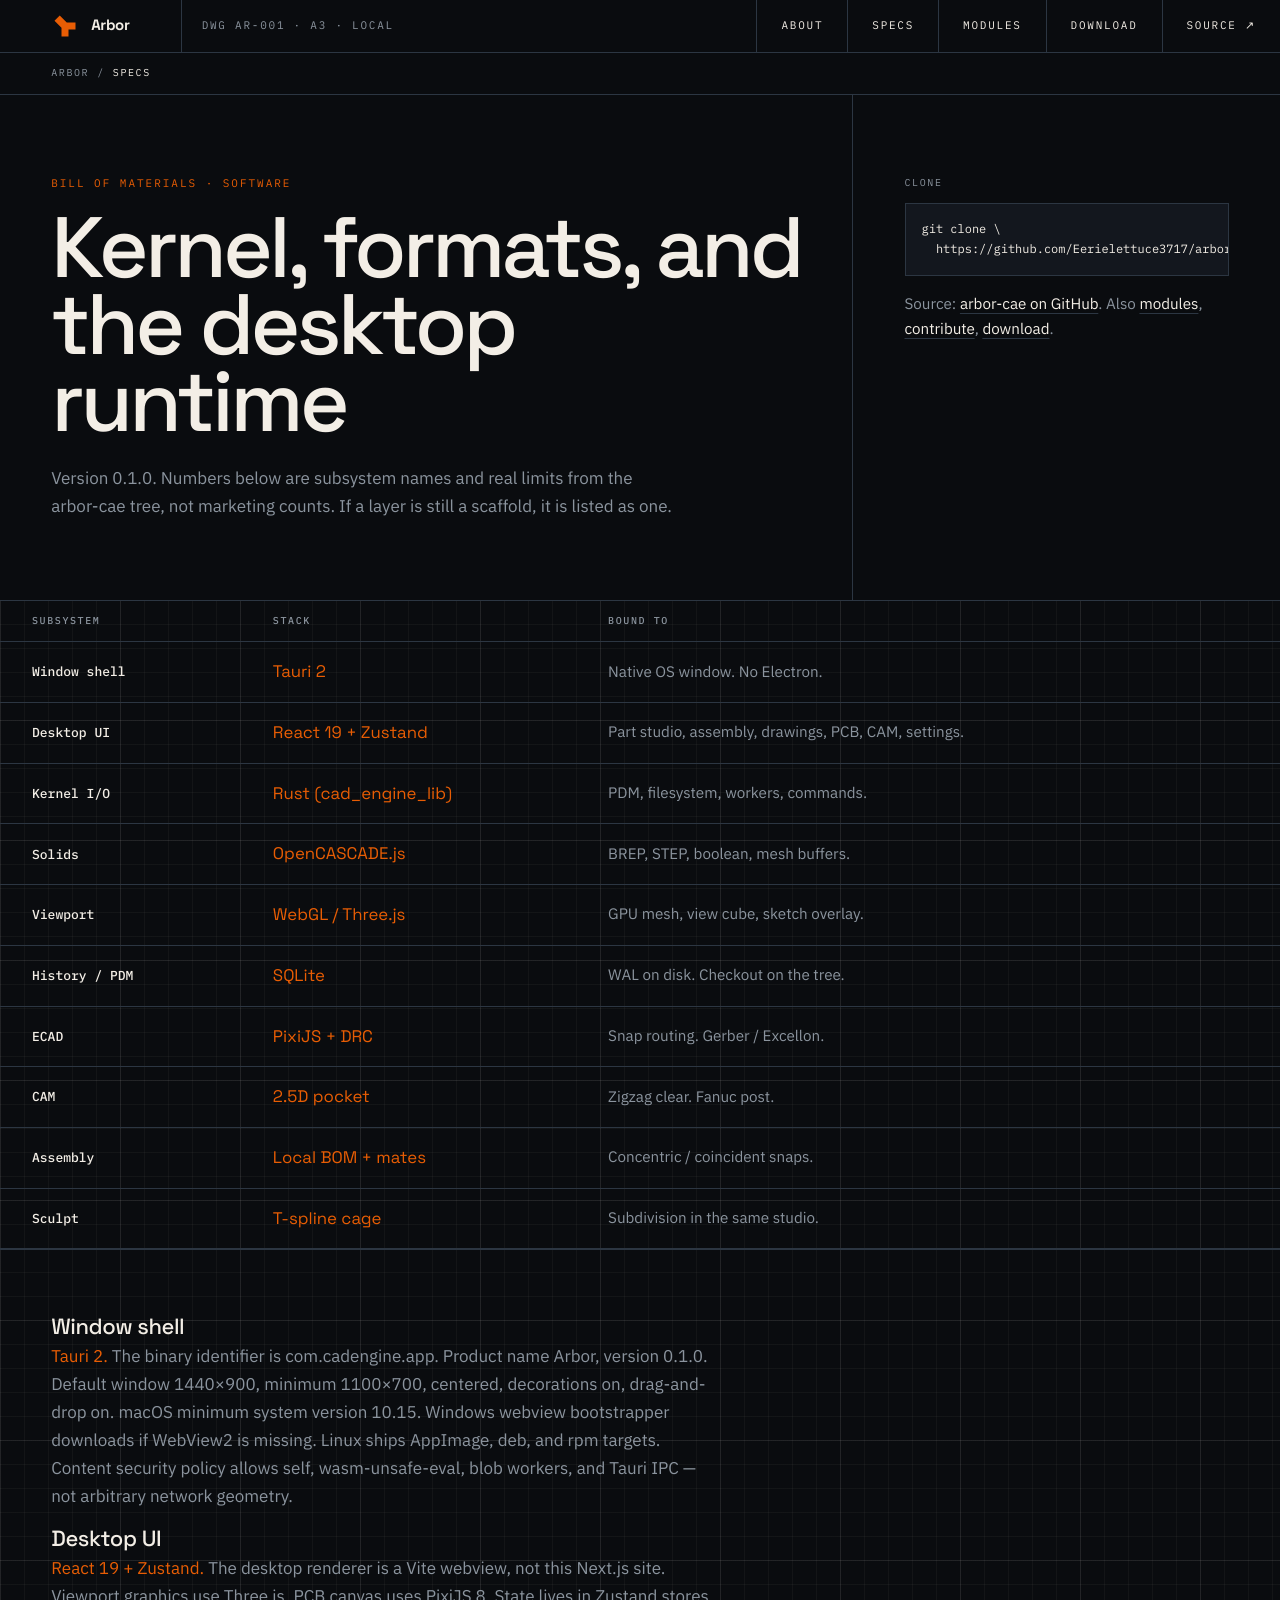
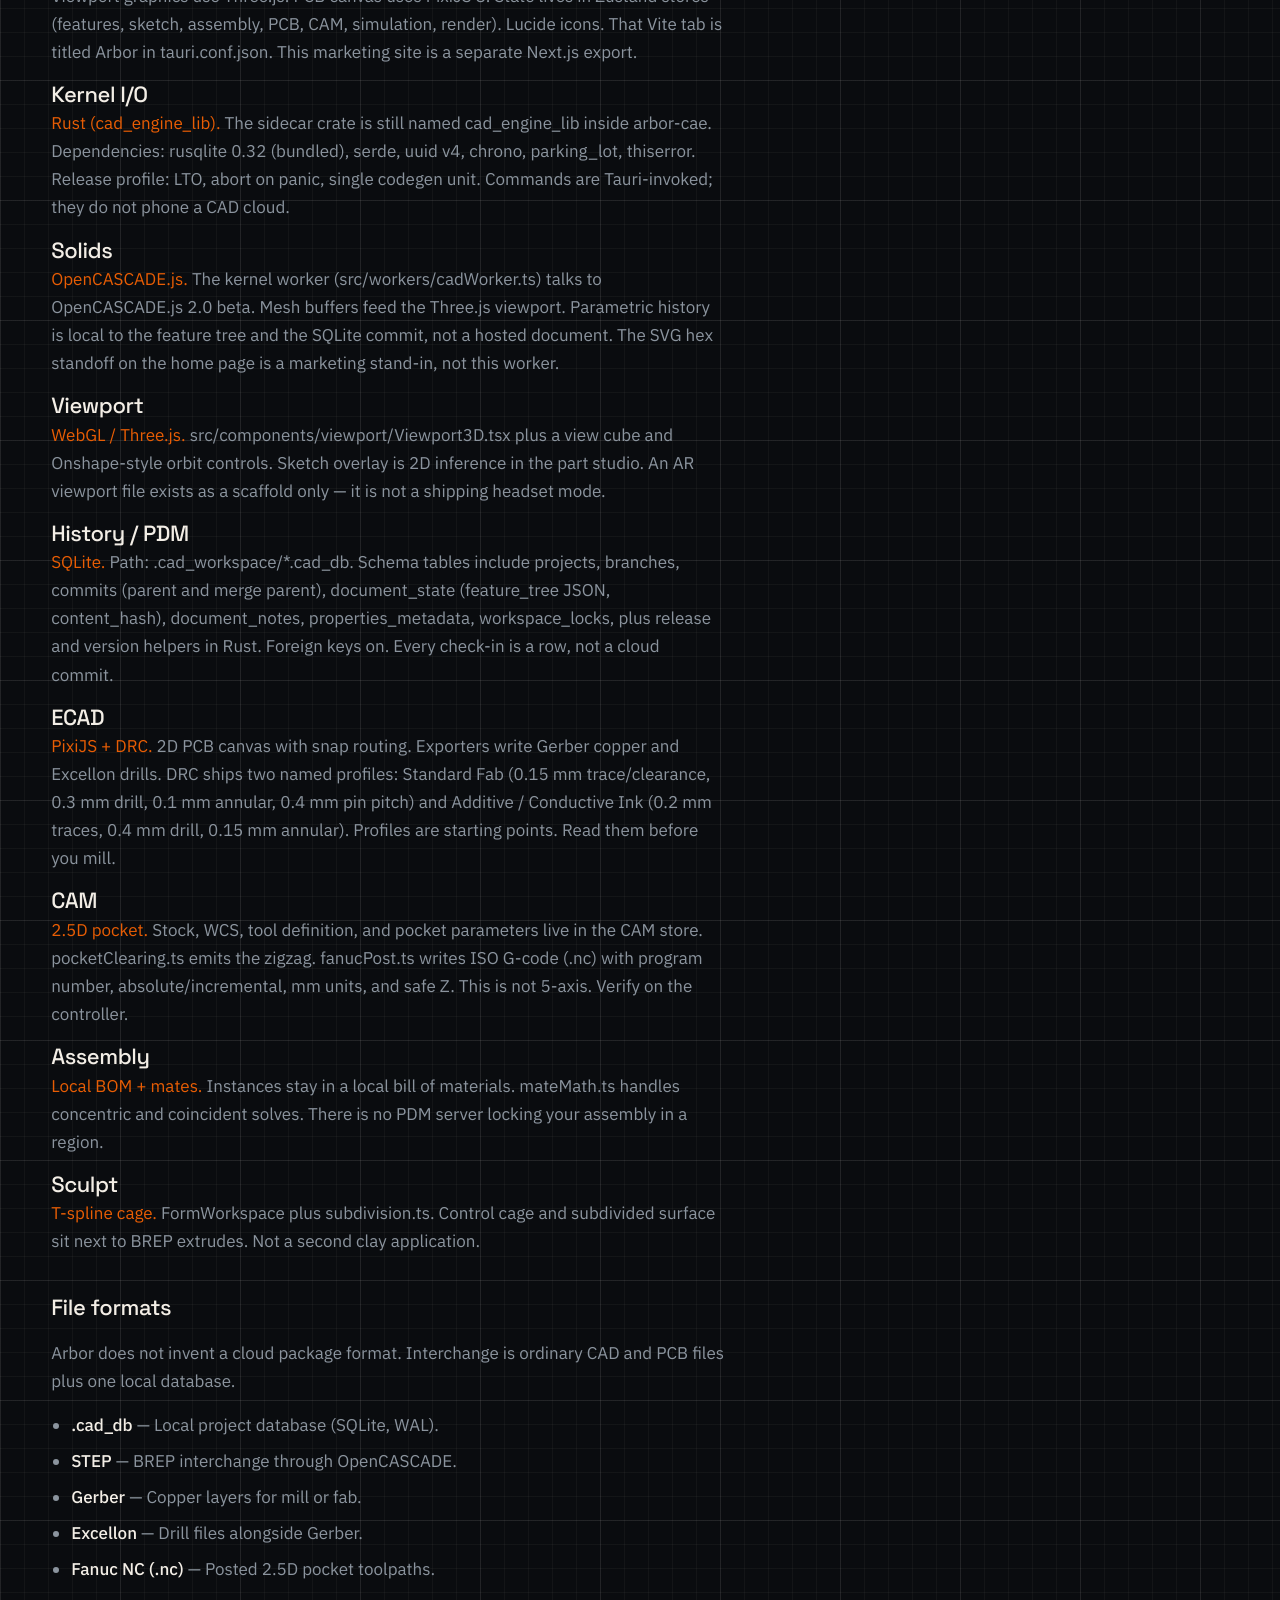
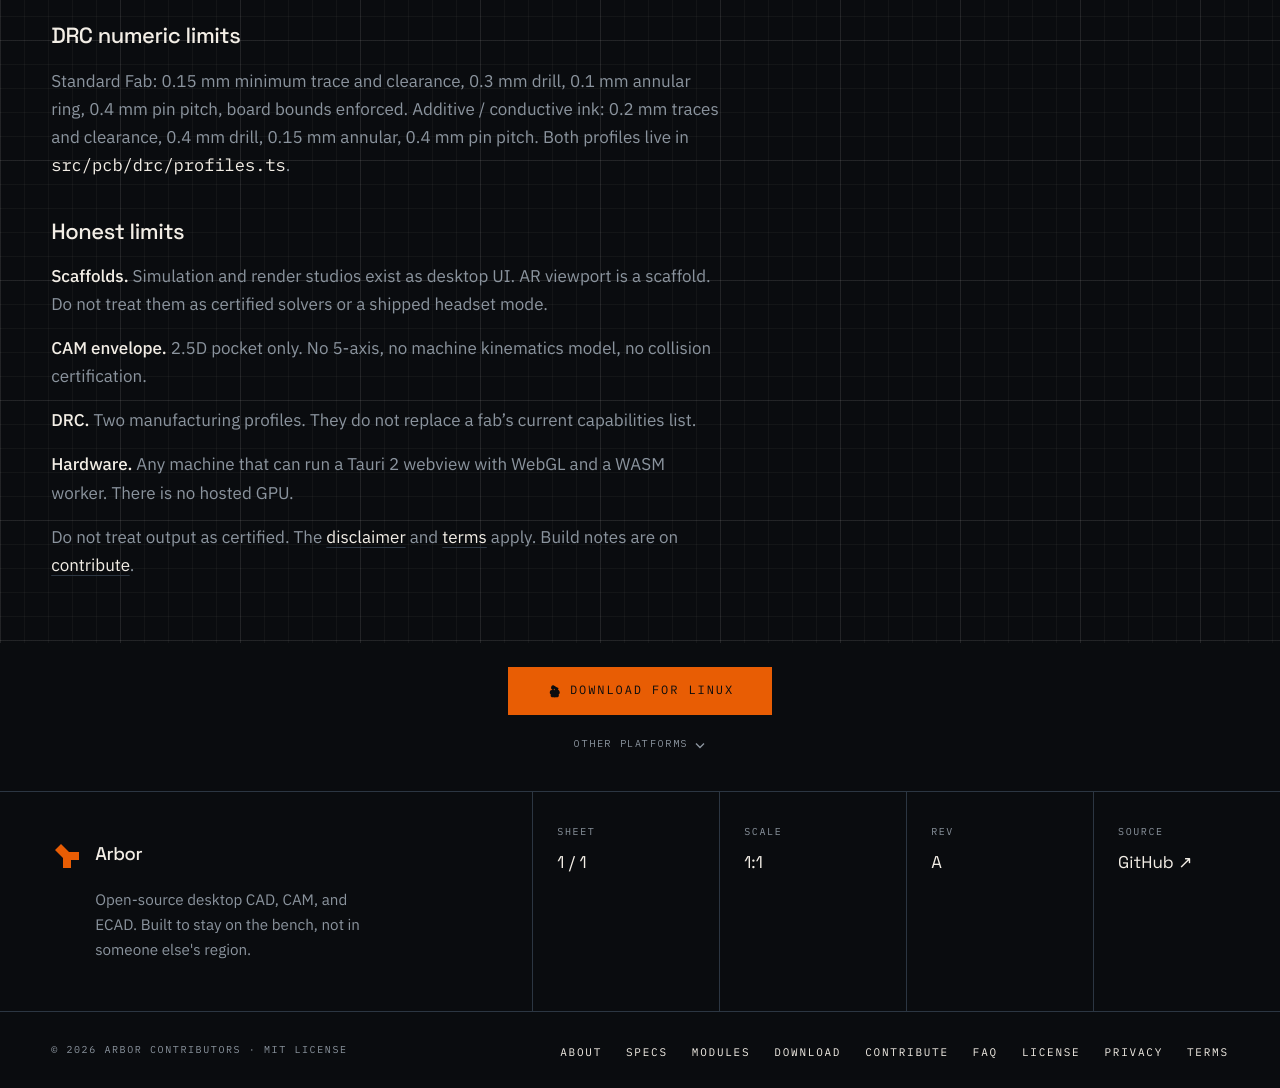
<file: specs/index.html>
<!DOCTYPE html><html lang="en" class="space_grotesk_a5d6589-module__4yp5ca__variable ibm_plex_sans_4d51713-module__1B70oG__variable ibm_plex_mono_6f540f3d-module__qVhoCW__variable h-full"><head><meta charSet="utf-8"/><meta name="viewport" content="width=device-width, initial-scale=1"/><link rel="preload" href="/_next/static/media/03fc1b4a8d284b5e-s.p.0wiir8udbzjvx.woff2" as="font" crossorigin="" type="font/woff2"/><link rel="preload" href="/_next/static/media/0c89a48fa5027cee-s.p.2cyn07wtgehh0.woff2" as="font" crossorigin="" type="font/woff2"/><link rel="preload" href="/_next/static/media/99e609270109b47d-s.p.40sczeszzbjw1.woff2" as="font" crossorigin="" type="font/woff2"/><link rel="preload" href="/_next/static/media/effe91970fc4db64-s.p.0oace-s_gkfks.woff2" as="font" crossorigin="" type="font/woff2"/><link rel="stylesheet" href="/_next/static/chunks/1h094hydu4tsb.css" data-precedence="next"/><link rel="preload" as="script" fetchPriority="low" href="/_next/static/chunks/310vm2bl3xxpt.js"/><script src="/_next/static/chunks/19mx3mg6lkumu.js" async=""></script><script src="/_next/static/chunks/1p7li1wqvkk1y.js" async=""></script><script src="/_next/static/chunks/344n2zhqbh4pn.js" async=""></script><script src="/_next/static/chunks/turbopack-2m33ne6tca48e.js" async=""></script><script src="/_next/static/chunks/3fntmmi971322.js" async=""></script><script src="/_next/static/chunks/1m5wsimt2jtmr.js" async=""></script><script src="/_next/static/chunks/2t-ct70y0w6h1.js" async=""></script><title>Arbor specifications — kernel, formats, and desktop runtime</title><meta name="description" content="In-depth Arbor specs: Tauri 2 window, Rust PDM, OpenCASCADE.js solids, Three.js viewport, PixiJS ECAD, 2.5D CAM, SQLite schema, DRC limits, and file formats that stay on disk."/><meta name="application-name" content="Arbor"/><meta name="author" content="Arbor Contributors"/><meta name="keywords" content="CAD,CAM,ECAD,OpenCASCADE,local-first,parametric modeling,Gerber,open source CAD"/><meta name="creator" content="Arbor Contributors"/><meta name="publisher" content="Arbor Contributors"/><meta name="robots" content="index, follow"/><meta name="category" content="CAD"/><link rel="canonical" href="https://arbor-cae.github.io/specs/"/><meta name="google-site-verification" content="_jv1ortqoo-qGdnsLPO1WUezP-NAAabIfEEEXI_-hUo"/><meta name="google-site-verification" content="GGYs_DeEPOpFRg5tGALcPWca2tFZg6pn1_dV42sA9bI"/><meta property="og:title" content="Arbor specifications — kernel, formats, and desktop runtime"/><meta property="og:description" content="In-depth Arbor specs: Tauri 2 window, Rust PDM, OpenCASCADE.js solids, Three.js viewport, PixiJS ECAD, 2.5D CAM, SQLite schema, DRC limits, and file formats that stay on disk."/><meta property="og:url" content="https://arbor-cae.github.io/specs/"/><meta property="og:site_name" content="Arbor"/><meta property="og:locale" content="en_US"/><meta property="og:image" content="https://arbor-cae.github.io/og.png"/><meta property="og:image:width" content="1200"/><meta property="og:image:height" content="630"/><meta property="og:image:alt" content="Arbor — parametric CAD, native ECAD, zero cloud"/><meta property="og:type" content="website"/><meta name="twitter:card" content="summary_large_image"/><meta name="twitter:title" content="Arbor specifications — kernel, formats, and desktop runtime"/><meta name="twitter:description" content="In-depth Arbor specs: Tauri 2 window, Rust PDM, OpenCASCADE.js solids, Three.js viewport, PixiJS ECAD, 2.5D CAM, SQLite schema, DRC limits, and file formats that stay on disk."/><meta name="twitter:image" content="https://arbor-cae.github.io/og.png"/><link rel="shortcut icon" href="/icon.svg"/><link rel="icon" href="/favicon.ico?favicon.2vob68tjqpejf.ico" sizes="256x256" type="image/x-icon"/><link rel="icon" href="/icon.svg" type="image/svg+xml"/><link rel="apple-touch-icon" href="/apple-touch-icon.png"/><meta name="next-size-adjust" content=""/><script src="/_next/static/chunks/0cz1d0mv5g_q7.js" noModule=""></script></head><body class="min-h-full bg-ink text-paper font-sans antialiased"><div hidden=""><!--$--><!--/$--></div><script type="application/ld+json">{"@context":"https://schema.org","@graph":[{"@type":"WebSite","@id":"https://arbor-cae.github.io/#website","url":"https://arbor-cae.github.io/","name":"Arbor","description":"Open-source local-first desktop CAD, CAM, and ECAD. OpenCASCADE solids, SQLite versioning, Gerber out.","inLanguage":"en-US","publisher":{"@id":"https://arbor-cae.github.io/#org"}},{"@type":"Organization","@id":"https://arbor-cae.github.io/#org","name":"Arbor Contributors","url":"https://arbor-cae.github.io/","logo":{"@type":"ImageObject","url":"https://arbor-cae.github.io/icon.svg"},"sameAs":["https://github.com/Eerielettuce3717/arbor-cae"],"email":"varun.m.ganti@gmail.com"},{"@type":"SoftwareApplication","@id":"https://arbor-cae.github.io/#app","name":"Arbor","applicationCategory":"DesignApplication","applicationSubCategory":"CAD","operatingSystem":"macOS, Windows, Linux","license":"https://opensource.org/licenses/MIT","url":"https://arbor-cae.github.io/","image":"https://arbor-cae.github.io/og.png","offers":{"@type":"Offer","price":"0","priceCurrency":"USD"},"author":{"@id":"https://arbor-cae.github.io/#org"},"codeRepository":"https://github.com/Eerielettuce3717/arbor-cae","downloadUrl":"https://arbor-cae.github.io/download/"},{"@type":["LocalBusiness","ProfessionalService"],"@id":"https://arbor-cae.github.io/#business","name":"Arbor","url":"https://arbor-cae.github.io/","image":"https://arbor-cae.github.io/og.png","logo":"https://arbor-cae.github.io/icon.svg","priceRange":"Free","currenciesAccepted":"USD","paymentAccepted":"None — MIT licensed software","areaServed":{"@type":"Place","name":"Worldwide"},"address":{"@type":"PostalAddress","addressRegion":"CA","addressCountry":"US"},"parentOrganization":{"@id":"https://arbor-cae.github.io/#org"},"sameAs":["https://github.com/Eerielettuce3717/arbor-cae"]}]}</script><div class="sheet-grid min-h-full"><a href="#main" class="skip-link">Skip to content</a><header class="sticky top-0 z-40 border-b border-rule bg-ink"><div class="mx-auto flex max-w-sheet items-stretch"><a class="inline-flex items-center gap-3 min-h-11 items-center border-r border-rule px-[var(--gutter)] py-3 hover:text-signal" href="/"><svg class="h-7 w-7 shrink-0" viewBox="0 0 32 32" aria-hidden="true" fill="none"><rect width="32" height="32" fill="#0A0C0F"></rect><path fill="#E85D04" d="M20 12h8v8h-8v8h-8V18L4 10l6-6 8 8h2z"></path></svg><span class="font-display text-[15px] font-bold tracking-tight text-paper">Arbor</span></a><p class="hidden flex-1 items-center px-5 font-mono text-[11px] uppercase tracking-[0.16em] text-mute md:flex">DWG AR-001 · A3 · LOCAL</p><nav aria-label="Main" class="ml-auto hidden items-stretch md:flex"><a class="flex min-h-11 items-center border-l border-rule px-6 font-mono text-[11px] uppercase tracking-[0.16em] text-paper transition-colors hover:bg-panel hover:text-signal" href="/about/">About</a><a class="flex min-h-11 items-center border-l border-rule px-6 font-mono text-[11px] uppercase tracking-[0.16em] text-paper transition-colors hover:bg-panel hover:text-signal" href="/specs/">Specs</a><a class="flex min-h-11 items-center border-l border-rule px-6 font-mono text-[11px] uppercase tracking-[0.16em] text-paper transition-colors hover:bg-panel hover:text-signal" href="/modules/">Modules</a><a class="flex min-h-11 items-center border-l border-rule px-6 font-mono text-[11px] uppercase tracking-[0.16em] text-paper transition-colors hover:bg-panel hover:text-signal" href="/download/">Download</a><a href="https://github.com/Eerielettuce3717/arbor-cae" target="_blank" rel="noreferrer" class="flex min-h-11 items-center border-l border-rule px-6 font-mono text-[11px] uppercase tracking-[0.16em] text-paper transition-colors hover:bg-panel hover:text-signal">Source ↗</a></nav><button type="button" class="ml-auto flex min-h-11 min-w-11 items-center justify-center border-l border-rule px-4 md:hidden" aria-expanded="false" aria-controls="mobile-nav"><span class="sr-only">Open menu</span><span aria-hidden="true" class="font-mono text-xs tracking-[0.14em] text-paper">MENU</span></button></div></header><script type="application/ld+json">{"@context":"https://schema.org","@type":"BreadcrumbList","itemListElement":[{"@type":"ListItem","position":1,"name":"Arbor","item":"https://arbor-cae.github.io/"},{"@type":"ListItem","position":2,"name":"Specs","item":"https://arbor-cae.github.io/specs/"}]}</script><nav aria-label="Breadcrumb" class="border-b border-rule bg-ink"><ol class="mx-auto flex max-w-sheet flex-wrap items-center gap-2 px-[var(--gutter)] py-3 font-mono text-[10px] uppercase tracking-[0.16em] text-mute"><li class="flex items-center gap-2"><a class="hover:text-signal" href="/">Arbor</a></li><li class="flex items-center gap-2"><span aria-hidden="true"> / </span><span class="text-paper" aria-current="page">Specs</span></li></ol></nav><main id="main"><header class="border-b border-rule bg-ink"><div class="mx-auto grid max-w-sheet lg:grid-cols-12"><div class="px-[var(--gutter)] py-12 sm:py-16 lg:col-span-8 lg:border-r lg:border-rule lg:py-20"><p class="font-mono text-[11px] uppercase tracking-[0.18em] text-signal">Bill of materials · software</p><h1 class="mt-4 font-display text-h2 text-paper sm:text-display">Kernel, formats, and the desktop runtime</h1><p class="mt-6 max-w-[62ch] text-body text-mute">Version 0.1.0. Numbers below are subsystem names and real limits from the arbor-cae tree, not marketing counts. If a layer is still a scaffold, it is listed as one.</p></div><aside class="px-[var(--gutter)] py-10 lg:col-span-4 lg:py-20"><div><p class="font-mono text-[10px] uppercase tracking-[0.16em] text-mute">Clone</p><pre class="mt-3 overflow-x-auto border border-rule bg-panel p-4 font-mono text-[12px] leading-relaxed text-paper">git clone \
  https://github.com/Eerielettuce3717/arbor-cae.git</pre><p class="mt-4 text-[0.95rem] text-mute">Source:<!-- --> <a href="https://github.com/Eerielettuce3717/arbor-cae" target="_blank" rel="noreferrer" class="text-paper underline decoration-rule underline-offset-4 hover:text-signal">arbor-cae on GitHub</a>. Also<!-- --> <a class="text-paper underline decoration-rule underline-offset-4 hover:text-signal" href="/modules/">modules</a>,<!-- --> <a class="text-paper underline decoration-rule underline-offset-4 hover:text-signal" href="/contribute/">contribute</a>,<!-- --> <a class="text-paper underline decoration-rule underline-offset-4 hover:text-signal" href="/download/">download</a>.</p></div></aside></div></header><div class="mx-auto max-w-sheet"><div class="overflow-x-auto border-b border-rule"><table class="w-full min-w-[36rem] border-collapse text-left"><caption class="sr-only">Arbor runtime stack by subsystem</caption><thead><tr class="border-b border-rule font-mono text-[10px] uppercase tracking-[0.16em] text-mute"><th scope="col" class="px-[var(--gutter)] py-3 font-medium lg:px-8">Subsystem</th><th scope="col" class="py-3 pr-6 font-medium">Stack</th><th scope="col" class="py-3 pr-[var(--gutter)] font-medium">Bound to</th></tr></thead><tbody><tr class="border-b border-rule"><th scope="row" class="px-[var(--gutter)] py-4 font-mono text-[13px] font-medium text-paper lg:px-8"><a href="#window" class="hover:text-signal">Window shell</a></th><td class="py-4 pr-6 font-display text-[1.05rem] text-signal">Tauri 2</td><td class="py-4 pr-[var(--gutter)] text-[0.95rem] text-mute">Native OS window. No Electron.</td></tr><tr class="border-b border-rule"><th scope="row" class="px-[var(--gutter)] py-4 font-mono text-[13px] font-medium text-paper lg:px-8"><a href="#frontend" class="hover:text-signal">Desktop UI</a></th><td class="py-4 pr-6 font-display text-[1.05rem] text-signal">React 19 + Zustand</td><td class="py-4 pr-[var(--gutter)] text-[0.95rem] text-mute">Part studio, assembly, drawings, PCB, CAM, settings.</td></tr><tr class="border-b border-rule"><th scope="row" class="px-[var(--gutter)] py-4 font-mono text-[13px] font-medium text-paper lg:px-8"><a href="#kernel" class="hover:text-signal">Kernel I/O</a></th><td class="py-4 pr-6 font-display text-[1.05rem] text-signal">Rust (cad_engine_lib)</td><td class="py-4 pr-[var(--gutter)] text-[0.95rem] text-mute">PDM, filesystem, workers, commands.</td></tr><tr class="border-b border-rule"><th scope="row" class="px-[var(--gutter)] py-4 font-mono text-[13px] font-medium text-paper lg:px-8"><a href="#solids" class="hover:text-signal">Solids</a></th><td class="py-4 pr-6 font-display text-[1.05rem] text-signal">OpenCASCADE.js</td><td class="py-4 pr-[var(--gutter)] text-[0.95rem] text-mute">BREP, STEP, boolean, mesh buffers.</td></tr><tr class="border-b border-rule"><th scope="row" class="px-[var(--gutter)] py-4 font-mono text-[13px] font-medium text-paper lg:px-8"><a href="#viewport" class="hover:text-signal">Viewport</a></th><td class="py-4 pr-6 font-display text-[1.05rem] text-signal">WebGL / Three.js</td><td class="py-4 pr-[var(--gutter)] text-[0.95rem] text-mute">GPU mesh, view cube, sketch overlay.</td></tr><tr class="border-b border-rule"><th scope="row" class="px-[var(--gutter)] py-4 font-mono text-[13px] font-medium text-paper lg:px-8"><a href="#history" class="hover:text-signal">History / PDM</a></th><td class="py-4 pr-6 font-display text-[1.05rem] text-signal">SQLite</td><td class="py-4 pr-[var(--gutter)] text-[0.95rem] text-mute">WAL on disk. Checkout on the tree.</td></tr><tr class="border-b border-rule"><th scope="row" class="px-[var(--gutter)] py-4 font-mono text-[13px] font-medium text-paper lg:px-8"><a href="#ecad" class="hover:text-signal">ECAD</a></th><td class="py-4 pr-6 font-display text-[1.05rem] text-signal">PixiJS + DRC</td><td class="py-4 pr-[var(--gutter)] text-[0.95rem] text-mute">Snap routing. Gerber / Excellon.</td></tr><tr class="border-b border-rule"><th scope="row" class="px-[var(--gutter)] py-4 font-mono text-[13px] font-medium text-paper lg:px-8"><a href="#cam" class="hover:text-signal">CAM</a></th><td class="py-4 pr-6 font-display text-[1.05rem] text-signal">2.5D pocket</td><td class="py-4 pr-[var(--gutter)] text-[0.95rem] text-mute">Zigzag clear. Fanuc post.</td></tr><tr class="border-b border-rule"><th scope="row" class="px-[var(--gutter)] py-4 font-mono text-[13px] font-medium text-paper lg:px-8"><a href="#assembly" class="hover:text-signal">Assembly</a></th><td class="py-4 pr-6 font-display text-[1.05rem] text-signal">Local BOM + mates</td><td class="py-4 pr-[var(--gutter)] text-[0.95rem] text-mute">Concentric / coincident snaps.</td></tr><tr class="border-b border-rule"><th scope="row" class="px-[var(--gutter)] py-4 font-mono text-[13px] font-medium text-paper lg:px-8"><a href="#sculpt" class="hover:text-signal">Sculpt</a></th><td class="py-4 pr-6 font-display text-[1.05rem] text-signal">T-spline cage</td><td class="py-4 pr-[var(--gutter)] text-[0.95rem] text-mute">Subdivision in the same studio.</td></tr></tbody></table></div><article class="px-[var(--gutter)] py-12 lg:py-16"><div class="legal-prose max-w-[66ch] space-y-4 text-mute"><section id="window" class="scroll-mt-16"><h2 class="font-display text-h3 text-paper">Window shell</h2><p><span class="text-signal">Tauri 2<!-- -->.</span> <!-- -->The binary identifier is com.cadengine.app. Product name Arbor, version 0.1.0. Default window 1440×900, minimum 1100×700, centered, decorations on, drag-and-drop on. macOS minimum system version 10.15. Windows webview bootstrapper downloads if WebView2 is missing. Linux ships AppImage, deb, and rpm targets. Content security policy allows self, wasm-unsafe-eval, blob workers, and Tauri IPC — not arbitrary network geometry.</p></section><section id="frontend" class="scroll-mt-16"><h2 class="font-display text-h3 text-paper">Desktop UI</h2><p><span class="text-signal">React 19 + Zustand<!-- -->.</span> <!-- -->The desktop renderer is a Vite webview, not this Next.js site. Viewport graphics use Three.js. PCB canvas uses PixiJS 8. State lives in Zustand stores (features, sketch, assembly, PCB, CAM, simulation, render). Lucide icons. That Vite tab is titled Arbor in tauri.conf.json. This marketing site is a separate Next.js export.</p></section><section id="kernel" class="scroll-mt-16"><h2 class="font-display text-h3 text-paper">Kernel I/O</h2><p><span class="text-signal">Rust (cad_engine_lib)<!-- -->.</span> <!-- -->The sidecar crate is still named cad_engine_lib inside arbor-cae. Dependencies: rusqlite 0.32 (bundled), serde, uuid v4, chrono, parking_lot, thiserror. Release profile: LTO, abort on panic, single codegen unit. Commands are Tauri-invoked; they do not phone a CAD cloud.</p></section><section id="solids" class="scroll-mt-16"><h2 class="font-display text-h3 text-paper">Solids</h2><p><span class="text-signal">OpenCASCADE.js<!-- -->.</span> <!-- -->The kernel worker (src/workers/cadWorker.ts) talks to OpenCASCADE.js 2.0 beta. Mesh buffers feed the Three.js viewport. Parametric history is local to the feature tree and the SQLite commit, not a hosted document. The SVG hex standoff on the home page is a marketing stand-in, not this worker.</p></section><section id="viewport" class="scroll-mt-16"><h2 class="font-display text-h3 text-paper">Viewport</h2><p><span class="text-signal">WebGL / Three.js<!-- -->.</span> <!-- -->src/components/viewport/Viewport3D.tsx plus a view cube and Onshape-style orbit controls. Sketch overlay is 2D inference in the part studio. An AR viewport file exists as a scaffold only — it is not a shipping headset mode.</p></section><section id="history" class="scroll-mt-16"><h2 class="font-display text-h3 text-paper">History / PDM</h2><p><span class="text-signal">SQLite<!-- -->.</span> <!-- -->Path: .cad_workspace/*.cad_db. Schema tables include projects, branches, commits (parent and merge parent), document_state (feature_tree JSON, content_hash), document_notes, properties_metadata, workspace_locks, plus release and version helpers in Rust. Foreign keys on. Every check-in is a row, not a cloud commit.</p></section><section id="ecad" class="scroll-mt-16"><h2 class="font-display text-h3 text-paper">ECAD</h2><p><span class="text-signal">PixiJS + DRC<!-- -->.</span> <!-- -->2D PCB canvas with snap routing. Exporters write Gerber copper and Excellon drills. DRC ships two named profiles: Standard Fab (0.15 mm trace/clearance, 0.3 mm drill, 0.1 mm annular, 0.4 mm pin pitch) and Additive / Conductive Ink (0.2 mm traces, 0.4 mm drill, 0.15 mm annular). Profiles are starting points. Read them before you mill.</p></section><section id="cam" class="scroll-mt-16"><h2 class="font-display text-h3 text-paper">CAM</h2><p><span class="text-signal">2.5D pocket<!-- -->.</span> <!-- -->Stock, WCS, tool definition, and pocket parameters live in the CAM store. pocketClearing.ts emits the zigzag. fanucPost.ts writes ISO G-code (.nc) with program number, absolute/incremental, mm units, and safe Z. This is not 5-axis. Verify on the controller.</p></section><section id="assembly" class="scroll-mt-16"><h2 class="font-display text-h3 text-paper">Assembly</h2><p><span class="text-signal">Local BOM + mates<!-- -->.</span> <!-- -->Instances stay in a local bill of materials. mateMath.ts handles concentric and coincident solves. There is no PDM server locking your assembly in a region.</p></section><section id="sculpt" class="scroll-mt-16"><h2 class="font-display text-h3 text-paper">Sculpt</h2><p><span class="text-signal">T-spline cage<!-- -->.</span> <!-- -->FormWorkspace plus subdivision.ts. Control cage and subdivided surface sit next to BREP extrudes. Not a second clay application.</p></section><h2 id="formats" class="mt-10 font-display text-h3 text-paper">File formats</h2><p>Arbor does not invent a cloud package format. Interchange is ordinary CAD and PCB files plus one local database.</p><ul class="list-disc space-y-2 pl-5"><li><strong class="font-medium text-paper">.cad_db</strong> — <!-- -->Local project database (SQLite, WAL).</li><li><strong class="font-medium text-paper">STEP</strong> — <!-- -->BREP interchange through OpenCASCADE.</li><li><strong class="font-medium text-paper">Gerber</strong> — <!-- -->Copper layers for mill or fab.</li><li><strong class="font-medium text-paper">Excellon</strong> — <!-- -->Drill files alongside Gerber.</li><li><strong class="font-medium text-paper">Fanuc NC (.nc)</strong> — <!-- -->Posted 2.5D pocket toolpaths.</li></ul><h2 id="drc" class="mt-10 font-display text-h3 text-paper">DRC numeric limits</h2><p>Standard Fab: 0.15 mm minimum trace and clearance, 0.3 mm drill, 0.1 mm annular ring, 0.4 mm pin pitch, board bounds enforced. Additive / conductive ink: 0.2 mm traces and clearance, 0.4 mm drill, 0.15 mm annular, 0.4 mm pin pitch. Both profiles live in<!-- --> <code class="font-mono text-paper">src/pcb/drc/profiles.ts</code>.</p><h2 id="limits" class="mt-10 font-display text-h3 text-paper">Honest limits</h2><p><strong class="font-medium text-paper">Scaffolds<!-- -->.</strong> <!-- -->Simulation and render studios exist as desktop UI. AR viewport is a scaffold. Do not treat them as certified solvers or a shipped headset mode.</p><p><strong class="font-medium text-paper">CAM envelope<!-- -->.</strong> <!-- -->2.5D pocket only. No 5-axis, no machine kinematics model, no collision certification.</p><p><strong class="font-medium text-paper">DRC<!-- -->.</strong> <!-- -->Two manufacturing profiles. They do not replace a fab’s current capabilities list.</p><p><strong class="font-medium text-paper">Hardware<!-- -->.</strong> <!-- -->Any machine that can run a Tauri 2 webview with WebGL and a WASM worker. There is no hosted GPU.</p><p>Do not treat output as certified. The<!-- --> <a class="text-paper underline decoration-rule underline-offset-4 hover:text-signal" href="/license/">disclaimer</a> and<!-- --> <a class="text-paper underline decoration-rule underline-offset-4 hover:text-signal" href="/terms-of-service/">terms</a> apply. Build notes are on<!-- --> <a class="text-paper underline decoration-rule underline-offset-4 hover:text-signal" href="/contribute/">contribute</a>.</p></div></article></div></main><footer class="bg-ink"><div class="relative z-30 flex justify-center border-b border-rule bg-ink px-[var(--gutter)] py-5 sm:py-6"><div class="relative flex flex-col items-center gap-2"><a href="https://github.com/Eerielettuce3717/arbor-cae/releases/tag/v0.1.0-pre.3" class="inline-flex min-h-12 min-w-[16.5rem] items-center justify-center gap-2.5 bg-signal px-8 font-mono text-[12px] uppercase tracking-[0.16em] text-ink hover:bg-paper"><svg viewBox="0 0 16 16" class="h-3.5 w-3.5" aria-hidden="true" fill="none"><rect x="2.5" y="3.5" width="11" height="9" stroke="currentColor" stroke-width="1.3"></rect><path d="M2.5 6.5h11" stroke="currentColor" stroke-width="1.3"></path></svg>Pre-release</a><button type="button" aria-expanded="false" aria-controls="_R_qlubtb_" class="inline-flex min-h-11 items-center gap-1.5 font-mono text-[10px] uppercase tracking-[0.16em] text-mute hover:text-paper">Other platforms<svg viewBox="0 0 12 12" class="h-3 w-3 " aria-hidden="true" fill="none"><path d="M2 4.5 L6 8.5 L10 4.5" stroke="currentColor" stroke-width="1.4" stroke-linejoin="miter"></path></svg></button></div></div><div class="mx-auto grid max-w-sheet lg:grid-cols-12"><div class="flex items-start gap-3 border-b border-rule px-[var(--gutter)] py-10 lg:col-span-5 lg:border-b-0 lg:border-r lg:py-12"><div><a class="inline-flex items-center gap-3 " href="/"><svg class="h-8 w-8 shrink-0" viewBox="0 0 32 32" aria-hidden="true" fill="none"><rect width="32" height="32" fill="#0A0C0F"></rect><path fill="#E85D04" d="M20 12h8v8h-8v8h-8V18L4 10l6-6 8 8h2z"></path></svg><span class="font-display text-[1.15rem] font-medium tracking-[-0.02em] text-paper">Arbor</span></a><p class="mt-2 max-w-[34ch] pl-11 text-[0.95rem] text-mute">Open-source desktop CAD, CAM, and ECAD. Built to stay on the bench, not in someone else&#x27;s region.</p></div></div><div class="grid grid-cols-2 gap-px bg-rule sm:grid-cols-4 lg:col-span-7"><div class="bg-ink px-[var(--gutter)] py-8 sm:px-6"><p class="font-mono text-[10px] uppercase tracking-[0.16em] text-mute">Sheet</p><p class="mt-2 font-display text-paper">1 / 1</p></div><div class="bg-ink px-[var(--gutter)] py-8 sm:px-6"><p class="font-mono text-[10px] uppercase tracking-[0.16em] text-mute">Scale</p><p class="mt-2 font-display text-paper">1:1</p></div><div class="bg-ink px-[var(--gutter)] py-8 sm:px-6"><p class="font-mono text-[10px] uppercase tracking-[0.16em] text-mute">Rev</p><p class="mt-2 font-display text-paper">A</p></div><a href="https://github.com/Eerielettuce3717/arbor-cae" target="_blank" rel="noreferrer" class="bg-ink px-[var(--gutter)] py-8 hover:bg-panel sm:px-6"><p class="font-mono text-[10px] uppercase tracking-[0.16em] text-mute">Source</p><p class="mt-2 font-display text-paper">GitHub ↗</p></a></div></div><nav aria-label="Site" class="border-t border-rule"><div class="mx-auto flex max-w-sheet flex-col gap-4 px-[var(--gutter)] py-6 sm:flex-row sm:items-center sm:justify-between"><p class="font-mono text-[10px] uppercase tracking-[0.16em] text-mute">© 2026 Arbor Contributors · MIT License</p><ul class="flex flex-wrap items-center gap-x-6 gap-y-2"><li><a class="font-mono text-[11px] uppercase tracking-[0.16em] text-paper hover:text-signal" href="/about/">About</a></li><li><a class="font-mono text-[11px] uppercase tracking-[0.16em] text-paper hover:text-signal" href="/specs/">Specs</a></li><li><a class="font-mono text-[11px] uppercase tracking-[0.16em] text-paper hover:text-signal" href="/modules/">Modules</a></li><li><a class="font-mono text-[11px] uppercase tracking-[0.16em] text-paper hover:text-signal" href="/download/">Download</a></li><li><a class="font-mono text-[11px] uppercase tracking-[0.16em] text-paper hover:text-signal" href="/contribute/">Contribute</a></li><li><a class="font-mono text-[11px] uppercase tracking-[0.16em] text-paper hover:text-signal" href="/faq/">FAQ</a></li><li><a class="font-mono text-[11px] uppercase tracking-[0.16em] text-paper hover:text-signal" href="/license/">License</a></li><li><a class="font-mono text-[11px] uppercase tracking-[0.16em] text-paper hover:text-signal" href="/privacy-policy/">Privacy</a></li><li><a class="font-mono text-[11px] uppercase tracking-[0.16em] text-paper hover:text-signal" href="/terms-of-service/">Terms</a></li></ul></div></nav></footer></div><!--$--><!--/$--><script src="/_next/static/chunks/310vm2bl3xxpt.js" id="_R_" async=""></script><script>(self.__next_f=self.__next_f||[]).push([0])</script><script>self.__next_f.push([1,"1:\"$Sreact.fragment\"\n3:I[39756,[\"/_next/static/chunks/3fntmmi971322.js\"],\"default\"]\n4:I[37457,[\"/_next/static/chunks/3fntmmi971322.js\"],\"default\"]\n5:I[52255,[\"/_next/static/chunks/3fntmmi971322.js\",\"/_next/static/chunks/1m5wsimt2jtmr.js\"],\"NativeLinkProvider\"]\n6:I[9616,[\"/_next/static/chunks/3fntmmi971322.js\",\"/_next/static/chunks/1m5wsimt2jtmr.js\"],\"SiteHeader\"]\n7:I[39933,[\"/_next/static/chunks/3fntmmi971322.js\",\"/_next/static/chunks/2t-ct70y0w6h1.js\"],\"ForceReloadLinks\"]\n8:I[52255,[\"/_next/static/chunks/3fntmmi971322.js\",\"/_next/static/chunks/1m5wsimt2jtmr.js\"],\"AppLink\"]\n10:I[68027,[\"/_next/static/chunks/3fntmmi971322.js\"],\"default\",1]\n:HL[\"/_next/static/chunks/1h094hydu4tsb.css\",\"style\"]\n:HL[\"/_next/static/media/03fc1b4a8d284b5e-s.p.0wiir8udbzjvx.woff2\",\"font\",{\"crossOrigin\":\"\",\"type\":\"font/woff2\"}]\n:HL[\"/_next/static/media/0c89a48fa5027cee-s.p.2cyn07wtgehh0.woff2\",\"font\",{\"crossOrigin\":\"\",\"type\":\"font/woff2\"}]\n:HL[\"/_next/static/media/99e609270109b47d-s.p.40sczeszzbjw1.woff2\",\"font\",{\"crossOrigin\":\"\",\"type\":\"font/woff2\"}]\n:HL[\"/_next/static/media/effe91970fc4db64-s.p.0oace-s_gkfks.woff2\",\"font\",{\"crossOrigin\":\"\",\"type\":\"font/woff2\"}]\n2:T712,{\"@context\":\"https://schema.org\",\"@graph\":[{\"@type\":\"WebSite\",\"@id\":\"https://arbor-cae.github.io/#website\",\"url\":\"https://arbor-cae.github.io/\",\"name\":\"Arbor\",\"description\":\"Open-source local-first desktop CAD, CAM, and ECAD. OpenCASCADE solids, SQLite versioning, Gerber out.\",\"inLanguage\":\"en-US\",\"publisher\":{\"@id\":\"https://arbor-cae.github.io/#org\"}},{\"@type\":\"Organization\",\"@id\":\"https://arbor-cae.github.io/#org\",\"name\":\"Arbor Contributors\",\"url\":\"https://arbor-cae.github.io/\",\"logo\":{\"@type\":\"ImageObject\",\"url\":\"https://arbor-cae.github.io/icon.svg\"},\"sameAs\":[\"https://github.com/Eerielettuce3717/arbor-cae\"],\"email\":\"varun.m.ganti@gmail.com\"},{\"@type\":\"SoftwareApplication\",\"@id\":\"https://arbor-cae.github.io/#app\",\"name\":\"Arbor\",\"applicationCategory\":\"DesignApplication\",\"applicationSubCategory\":\"CAD\",\"operatingSystem\":\"macOS, Windows, Linux\",\"license\":\"https://opensource.org/licenses/MIT\",\"url\":\"https://arbor-cae.github.io/\",\"image\":\"https://arbor-cae.github.io/og.png\",\"offers\":{\"@type\":\"Offer\",\"price\":\"0\",\"priceCurrency\":\"USD\"},\"author\":{\"@id\":\"https://arbor-cae.github.io/#org\"},\"codeRepository\":\"https://github.com/Eerielettuce3717/arbor-cae\",\"downloadUrl\":\"https://arbor-cae.github.io/download/\"},{\"@type\":[\"LocalBusiness\",\"ProfessionalService\"],\"@id\":\"https://arbor-cae.github.io/#business\",\"name\":\"Arbor\",\"url\":\"https://arbor-cae.github.io/\",\"image\":\"https://arbor-cae.github.io/og.png\",\"logo\":\"https://arbor-cae.github.io/icon.svg\",\"priceRange\":\"Free\",\"currenciesAccepted\":\"USD\",\"paymentAccepted\":\"None — MIT licensed software\",\"areaServed\":{\"@type\":\"Place\",\"name\":\"Worldwide\"},\"address\":{\"@type\":\"PostalAddress\",\"addressRegion\":\"CA\",\"addressCountry\":\"US\"},\"parentOrganization\":{\"@id\":\"https://arbor-cae.github.io/#org\"},\"sameAs\":[\"https://github.com/Eerielettuce3717/arbor-cae\"]}]}e:X\n0:{\"P\":null,\"c\":[\"\",\"specs\",\"\"],\"q\":\"\",\"i\":false,\"f\":[[[\"\",{\"children\":[\"specs\",{\"children\":[\"__PAGE__\",{},\"$undefined\",\"$undefined\",4608]},\"$undefined\",\"$undefined\",4608]},\"$undefined\",\"$undefined\",4624],[[\"$\",\"$1\",\"c\",{\"children\":[[[\"$\",\"link\",\"0\",{\"rel\":\"stylesheet\",\"href\":\"/_next/static/chunks/1h094hydu4tsb.css\",\"precedence\":\"next\",\"crossOrigin\":\"$undefined\",\"nonce\":\"$undefined\"}],[\"$\",\"script\",\"script-0\",{\"src\":\"/_next/static/chunks/3fntmmi971322.js\",\"async\":true,\"nonce\":\"$undefined\"}]],[\"$\",\"html\",null,{\"lang\":\"en\",\"className\":\"space_grotesk_a5d6589-module__4yp5ca__variable ibm_plex_sans_4d51713-module__1B70oG__variable ibm_plex_mono_6f540f3d-module__qVhoCW__variable h-full\",\"children\":[\"$\",\"body\",null,{\"className\":\"min-h-full bg-ink text-paper font-sans antialiased\",\"children\":[[\"$\",\"script\",null,{\"type\":\"application/ld+json\",\"dangerouslySetInnerHTML\":{\"__html\":\"$2\"}}],[\"$\",\"$L3\",null,{\"parallelRouterKey\":\"children\",\"error\":\"$undefined\",\"errorStyles\":\"$undefined\",\"errorScripts\":\"$undefined\",\"template\":[\"$\",\"$L4\",null,{}],\"templateStyles\":\"$undefined\",\"templateScripts\":\"$undefined\",\"notFound\":[[\"$\",\"$L5\",null,{\"native\":true,\"children\":[\"$\",\"div\",null,{\"className\":\"sheet-grid min-h-full\",\"children\":[[\"$\",\"a\",null,{\"href\":\"#main\",\"className\":\"skip-link\",\"children\":\"Skip to content\"}],[\"$\",\"$L6\",null,{}],null,[[\"$\",\"$L7\",null,{}],[\"$\",\"main\",null,{\"id\":\"main\",\"children\":[\"$\",\"header\",null,{\"className\":\"border-b border-rule bg-ink\",\"children\":[\"$\",\"div\",null,{\"className\":\"mx-auto max-w-sheet px-[var(--gutter)] py-16 sm:py-24\",\"children\":[[\"$\",\"p\",null,{\"className\":\"font-mono text-[11px] uppercase tracking-[0.18em] text-signal\",\"children\":\"HTTP 404\"}],[\"$\",\"h1\",null,{\"className\":\"mt-4 font-display text-h2 text-paper sm:text-display\",\"children\":\"This sheet is not in the set\"}],[\"$\",\"p\",null,{\"className\":\"mt-6 max-w-[46ch] text-body text-mute\",\"children\":\"No document exists at this path. The drawing list is home, about, specs, modules, download, contribute, FAQ, and license.\"}],[\"$\",\"div\",null,{\"className\":\"mt-10 flex flex-wrap gap-3\",\"children\":[[\"$\",\"$L8\",null,{\"href\":\"/\",\"className\":\"inline-flex min-h-11 items-center border border-rule px-6 font-mono text-[11px] uppercase tracking-[0.16em] text-paper hover:border-paper\",\"children\":\"Return home\"}],\"$L9\",\"$La\"]}]]}]}]}]],\"$Lb\"]}]}],[]],\"forbidden\":\"$undefined\",\"unauthorized\":\"$undefined\"}]]}]}]]}],{\"children\":[\"$Lc\",{\"children\":[\"$Ld\",{},null,false,null]},null,false,\"$e\"]},null,false,null],\"$Lf\",false]],\"m\":\"$undefined\",\"G\":[\"$10\",[\"$L11\"]],\"S\":true,\"h\":null,\"r\":\"$undefined\",\"s\":\"$undefined\",\"a\":\"$undefined\",\"l\":\"$undefined\",\"p\":\"$undefined\",\"d\":\"$undefined\",\"b\":\"U22e6JMv6ZFKFQ46NjlO5\"}\n12:I[56332,[\"/_next/static/chunks/3fntmmi971322.js\",\"/_next/static/chunks/1m5wsimt2jtmr.js\"],\"DownloadStrip\"]\n19:I[97367,[\"/_next/static/chunks/3fntmmi971322.js\"],\"ViewportBoundary\"]\n1b:I[97367,[\"/_next/static/chunks/3fntmmi971322.js\"],\"MetadataBoundary\"]\n1c:\"$Sreact.suspense\"\n9:[\"$\",\"$L8\",null,{\"href\":\"/specs/\",\"className\":\"inline-flex min-h-11 items-center border border-rule px-6 font-mono text-[11px] uppercase tracking-[0.16em] text-paper hover:border-paper\",\"children\":\"Open specs\"}]\na:[\"$\",\"$L8\",null,{\"href\":\"/faq/\",\"className\":\"inline-flex min-h-11 items-center border border-rule px-6 font-mono text-[11px] uppercase tracking-[0.16em] text-paper hover:border-paper\",\"children\":\"Read FAQ\"}]\nb:[\"$\",\"footer\",null,{\"className\":\"bg-ink\",\"children\":[[\"$\",\"$L12\",null,{}],[\"$\",\"div\",null,{\"className\":\"mx-auto grid max-w-sheet lg:grid-cols-12\",\"children\":[[\"$\",\"div\",null,{\"className\":\"flex items-start gap-3 border-b border-rule px-[var(--gutter)] py-10 lg:col-span-5 lg:border-b-0 lg:border-r lg:py-12\",\"children\":[\"$\",\"div\",null,{\"children\":[[\"$\",\"$L8\",null,{\"href\":\"/\",\"className\":\"inline-flex items-center gap-3 \",\"children\":[[\"$\",\"svg\",null,{\"className\":\"h-8 w-8 shrink-0\",\"viewBox\":\"0 0 32 32\",\"role\":\"$undefined\",\"aria-hidden\":true,\"aria-label\":\"$undefined\",\"fill\":\"none\",\"children\":[[\"$\",\"rect\",null,{\"width\":\"32\",\"height\":\"32\",\"fill\":\"#0A0C0F\"}],[\"$\",\"path\",null,{\"fill\":\"#E85D04\",\"d\":\"M20 12h8v8h-8v8h-8V18L4 10l6-6 8 8h2z\"}]]}],[\"$\",\"span\",null,{\"className\":\"font-display text-[1.15rem] font-medium tracking-[-0.02em] text-paper\",\"children\":\"Arbor\"}]]}],[\"$\",\"p\",null,{\"className\":\"mt-2 max-w-[34ch] pl-11 text-[0.95rem] text-mute\",\"children\":\"Open-source desktop CAD, CAM, and ECAD. Built to stay on the bench, not in someone else's region.\"}]]}]}],[\"$\",\"div\",null,{\"className\":\"grid grid-cols-2 gap-px bg-rule sm:grid-cols-4 lg:col-span-7\",\"children\":[[\"$\",\"div\",null,{\"className\":\"bg-ink px-[var(--gutter)] py-8 sm:px-6\",\"children\":[[\"$\",\"p\",null,{\"className\":\"font-mono text-[10px] uppercase tracking-[0.16em] text-mute\",\"children\":\"Sheet\"}],[\"$\",\"p\",null,{\"className\":\"mt-2 font-display text-paper\",\"children\":\"1 / 1\"}]]}],[\"$\",\"div\",null,{\"className\":\"bg-ink px-[var(--gutter)] py-8 sm:px-6\",\"children\":[[\"$\",\"p\",null,{\"className\":\"font-mono text-[10px] uppercase tracking-[0.16em] text-mute\",\"children\":\"Scale\"}],[\"$\",\"p\",null,{\"className\":\"mt-2 font-display text-paper\",\"children\":\"1:1\"}]]}],[\"$\",\"div\",null,{\"className\":\"bg-ink px-[var(--gutter)] py-8 sm:px-6\",\"children\":[[\"$\",\"p\",null,{\"className\":\"font-mono text-[10px] uppercase tracking-[0.16em] text-mute\",\"children\":\"Rev\"}],[\"$\",\"p\",null,{\"className\":\"mt-2 font-display text-paper\",\"children\":\"A\"}]]}],[\"$\",\"a\",null,{\"href\":\"https://github.com/Eerielettuce3717/arbor-cae\",\"target\":\"_blank\",\"rel\":\"noreferrer\",\"className\":\"bg-ink px-[var(--gutter)] py-8 hover:bg-panel sm:px-6\",\"children\":[[\"$\",\"p\",null,{\"className\":\"font-mono text-[10px] uppercase tracking-[0.16em] text-mute\",\"children\":\"Source\"}],[\"$\",\"p\",null,{\"className\":\"mt-2 font-display text-paper\",\"children\":\"GitHub ↗\"}]]}]]}]]}],[\"$\",\"nav\",null,{\"aria-label\":\"Site\",\"className\":\"border-t border-rule\",\"children\":[\"$\",\"div\",null,{\"className\":\"mx-auto flex max-w-sheet flex-col gap-4 px-[var(--gutter)] py-6 sm:flex-row sm:items-center sm:justify-between\",\"children\":[[\"$\",\"p\",null,{\"className\":\"font-mono text-[10px] uppercase tracking-[0.16em] text-mute\",\"children\":\"© 2026 Arbor Contributors · MIT License\"}],[\"$\",\"ul\",null,{\"className\":\"flex flex-wrap items-center gap-x-6 gap-y-2\",\"children\":[[\"$\",\"li\",\"/about/\",{\"children\":[\"$\",\"$L8\",null,{\"href\":\"/about/\",\"className\":\"font-mono text-[11px] uppercase tracking-[0.16em] text-paper hover:text-signal\",\"children\":\"About\"}]}],[\"$\",\"li\",\"/specs/\",{\"children\":[\"$\",\"$L8\",null,{\"href\":\"/specs/\",\"className\":\"font-mono text-[11px] uppercase tracking-[0.16em] text-paper hover:text-signal\",\"children\":\"Specs\"}]}],[\"$\",\"li\",\"/modules/\",{\"children\":[\"$\",\"$L8\",null,{\"href\":\"/modules/\",\"className\":\"font-mono text-[11px] uppercase tracking-[0.16em] text-paper hover:text-signal\",\"children\":\"Modules\"}]}],[\"$\",\"li\",\"/download/\",{\"children\":[\"$\",\"$L8\",null,{\"href\":\"/download/\",\"className\":\"font-mono text-[11px] uppercase tracking-[0.16em] text-paper hover:text-signal\",\"children\":\"Download\"}]}],[\"$\",\"li\",\"/contribute/\",{\"children\":[\"$\",\"$L8\",null,{\"href\":\"/contribute/\",\"className\":\"font-mono text-[11px] uppercase tracking-[0.16em] text-paper hover:text-signal\",\"children\":\"Contribute\"}]}],[\"$\",\"li\",\"/faq/\",{\"children\":[\"$\",\"$L8\",null,{\"href\":\"/faq/\",\"className\":\"font-mono text-[11px] uppercase tracking-[0.16em] text-paper hover:text-signal\",\"children\":\"FAQ\"}]}],[\"$\",\"li\",\"/license/\",{\"children\":[\"$\",\"$L8\",null,{\"href\":\"/license/\",\"className\":\"font-mono text-[11px] uppercase tracking-[0.16em] text-paper hover:text-signal\",\"children\":\"License\"}]}],[\"$\",\"li\",\"/privacy-policy/\",{\"children\":[\"$\",\"$L8\",null,{\"href\":\"/privacy-policy/\",\"className\":\"font-mono text-[11px] uppercase tracking-[0.16em] text-paper hover:text-signal\",\"children\":\"Privacy\"}]}],\"$L13\"]}]]}]}]]}]\nc:[\"$\",\"$1\",\"c\",{\"children\":[null,[\"$\",\"$L3\",null,{\"parallelRouterKey\":\"children\",\"error\":\"$undefined\",\"errorStyles\":\"$undefined\",\"errorScripts\":\"$undefined\",\"template\":[\"$\",\"$L4\",null,{}],\"templateStyles\":\"$undefined\",\"templateScripts\":\"$undefined\",\"notFound\":\"$undefined\",\"forbidden\":\"$undefined\",\"unauthorized\":\"$undefined\"}]]}]\nd:[\"$\",\"$1\",\"c\",{\"children\":[[\"$\",\"$L5\",null,{\"native\":false,\"children\":[\"$\",\"div\",null,{\"className\":\"sheet-grid min-h-full\",\"children\":[[\"$\",\"a\",null,{\"href\":\"#main\",\"className\":\"skip-link\",\"children\":\"Skip to content\"}],[\"$\",\"$L6\",null,{}],[[\"$\",\"script\",null,{\"type\":\"application/ld+json\",\"dangerouslySetInnerHTML\":{\"__html\":\"{\\\"@context\\\":\\\"https://schema.org\\\",\\\"@type\\\":\\\"BreadcrumbList\\\",\\\"itemListElement\\\":[{\\\"@type\\\":\\\"ListItem\\\",\\\"position\\\":1,\\\"name\\\":\\\"Arbor\\\",\\\"item\\\":\\\"https://arbor-cae.github.io/\\\"},{\\\"@type\\\":\\\"ListItem\\\",\\\"position\\\":2,\\\"name\\\":\\\"Specs\\\",\\\"item\\\":\\\"https://arbor-cae.github.io/specs/\\\"}]}\"}}],[\"$\",\"nav\",null,{\"aria-label\":\"Breadcrumb\",\"className\":\"border-b border-rule bg-ink\",\"children\":[\"$\",\"ol\",null,{\"className\":\"mx-auto flex max-w-sheet flex-wrap items-center gap-2 px-[var(--gutter)] py-3 font-mono text-[10px] uppercase tracking-[0.16em] text-mute\",\"children\":[[\"$\",\"li\",\"/\",{\"className\":\"flex items-center gap-2\",\"children\":[null,[\"$\",\"$L8\",null,{\"href\":\"/\",\"className\":\"hover:text-signal\",\"children\":\"Arbor\"}]]}],[\"$\",\"li\",\"/specs/\",{\"className\":\"flex items-center gap-2\",\"children\":[[\"$\",\"span\",null,{\"aria-hidden\":true,\"children\":\" / \"}],[\"$\",\"span\",null,{\"className\":\"text-paper\",\"aria-current\":\"page\",\"children\":\"Specs\"}]]}]]}]}]],[\"$\",\"main\",null,{\"id\":\"main\",\"children\":[[\"$\",\"header\",null,{\"className\":\"border-b border-rule bg-ink\",\"children\":[\"$\",\"div\",null,{\"className\":\"mx-auto grid max-w-sheet lg:grid-cols-12\",\"children\":[[\"$\",\"div\",null,{\"className\":\"px-[var(--gutter)] py-12 sm:py-16 lg:col-span-8 lg:border-r lg:border-rule lg:py-20\",\"children\":[[\"$\",\"p\",null,{\"className\":\"font-mono text-[11px] uppercase tracking-[0.18em] text-signal\",\"children\":\"Bill of materials · software\"}],[\"$\",\"h1\",null,{\"className\":\"mt-4 font-display text-h2 text-paper sm:text-display\",\"children\":\"Kernel, formats, and the desktop runtime\"}],[\"$\",\"p\",null,{\"className\":\"mt-6 max-w-[62ch] text-body text-mute\",\"children\":\"Version 0.1.0. Numbers below are subsystem names and real limits from the arbor-cae tree, not marketing counts. If a layer is still a scaffold, it is listed as one.\"}]]}],[\"$\",\"aside\",null,{\"className\":\"px-[var(--gutter)] py-10 lg:col-span-4 lg:py-20\",\"children\":[\"$\",\"div\",null,{\"children\":[[\"$\",\"p\",null,{\"className\":\"font-mono text-[10px] uppercase tracking-[0.16em] text-mute\",\"children\":\"Clone\"}],[\"$\",\"pre\",null,{\"className\":\"mt-3 overflow-x-auto border border-rule bg-panel p-4 font-mono text-[12px] leading-relaxed text-paper\",\"children\":\"git clone \\\\\\n  https://github.com/Eerielettuce3717/arbor-cae.git\"}],[\"$\",\"p\",null,{\"className\":\"mt-4 text-[0.95rem] text-mute\",\"children\":[\"Source:\",\" \",[\"$\",\"a\",null,{\"href\":\"https://github.com/Eerielettuce3717/arbor-cae\",\"target\":\"_blank\",\"rel\":\"noreferrer\",\"className\":\"text-paper underline decoration-rule underline-offset-4 hover:text-signal\",\"children\":\"arbor-cae on GitHub\"}],\". Also\",\" \",[\"$\",\"$L8\",null,{\"href\":\"/modules/\",\"className\":\"text-paper underline decoration-rule underline-offset-4 hover:text-signal\",\"children\":\"modules\"}],\",\",\" \",[\"$\",\"$L8\",null,{\"href\":\"/contribute/\",\"className\":\"text-paper underline decoration-rule underline-offset-4 hover:text-signal\",\"children\":\"contribute\"}],\",\",\" \",[\"$\",\"$L8\",null,{\"href\":\"/download/\",\"className\":\"text-paper underline decoration-rule underline-offset-4 hover:text-signal\",\"children\":\"download\"}],\".\"]}]]}]}]]}]}],[\"$\",\"div\",null,{\"className\":\"mx-auto max-w-sheet\",\"children\":[[\"$\",\"div\",null,{\"className\":\"overflow-x-auto border-b border-rule\",\"children\":[\"$\",\"table\",null,{\"className\":\"w-full min-w-[36rem] border-collapse text-left\",\"children\":[[\"$\",\"caption\",null,{\"className\":\"sr-only\",\"children\":\"Arbor runtime stack by subsystem\"}],[\"$\",\"thead\",null,{\"children\":[\"$\",\"tr\",null,{\"className\":\"border-b border-rule font-mono text-[10px] uppercase tracking-[0.16em] text-mute\",\"children\":[[\"$\",\"th\",null,{\"scope\":\"col\",\"className\":\"px-[var(--gutter)] py-3 font-medium lg:px-8\",\"children\":\"Subsystem\"}],[\"$\",\"th\",null,{\"scope\":\"col\",\"className\":\"py-3 pr-6 font-medium\",\"children\":\"Stack\"}],[\"$\",\"th\",null,{\"scope\":\"col\",\"className\":\"py-3 pr-[var(--gutter)] font-medium\",\"children\":\"Bound to\"}]]}]}],\"$L14\"]}]}],\"$L15\"]}]]}],\"$L16\"]}]}],[\"$L17\"],\"$L18\"]}]\nf:[\"$\",\"$1\",\"h\",{\"children\":[null,[\"$\",\"$L19\",null,{\"children\":\"$L1a\"}],[\"$\",\"div\",null,{\"hidden\":true,\"children\":[\"$\",\"$L1b\",null,{\"children\":[\"$\",\"$1c\",null,{\"name\":\"Next.Metadata\",\"children\":\"$L1d\"}]}]}],[\"$\",\"meta\",null,{\"name\":\"next-size-adjust\",\"content\":\"\"}]]}]\n11:[\"$\",\"link\",\"0\",{\"rel\":\"stylesheet\",\"href\":\"/_next/static/chunks/1h094hydu4tsb.css\",\"precedence\":\"next\",\"crossOrigin\":\"$undefined\",\"nonce\":\"$undefined\"}]\n30:I[97367,[\"/_next/static/chunks/3fntmmi971322.js\"],\"OutletBoundary\"]\ne:C\n13:[\"$\",\"li\",\"/terms-of-service/\",{\"children\":[\"$\",\"$L8\",null,{\"href\":\"/terms-of-service/\",\"className\":\"font-mono text-[11px] uppercase tracking-[0.16em] text-paper hover:text-signal\",\"children\":\"Terms\"}]}]\n14:[\"$\",\"tbody\",null,{\"children\":[[\"$\",\"tr\",\"window\",{\"className\":\"border-b border-rule\",\"children\":[[\"$\",\"th\",null,{\"scope\":\"row\",\"className\":\"px-[var(--gutter)] py-4 font-mono text-[13px] font-medium text-paper lg:px-8\",\"children\":[\"$\",\"a\",null,{\"href\":\"#window\",\"className\":\"hover:text-signal\",\"children\":\"Window shell\"}]}],[\"$\",\"td\",null,{\"className\":\"py-4 pr-6 font-display text-[1.05rem] text-signal\",\"children\":\"Tauri 2\"}],[\"$\",\"td\",null,{\"className\":\"py-4 pr-[var(--gutter)] text-[0.95rem] text-mute\",\"children\":\"Native OS window. No Electron.\"}]]}],[\"$\",\"tr\",\"frontend\",{\"className\":\"border-b border-rule\",\"children\":[[\"$\",\"th\",null,{\"scope\":\"row\",\"className\":\"px-[var(--gutter)] py-4 font-mono text-[13px] font-medium text-paper lg:px-8\",\"children\":[\"$\",\"a\",null,{\"href\":\"#frontend\",\"className\":\"hover:text-signal\",\"children\":\"Desktop UI\"}]}],[\"$\",\"td\",null,{\"className\":\"py-4 pr-6 font-display text-[1.05rem] text-signal\",\"children\":\"React 19 + Zustand\"}],[\"$\",\"td\",null,{\"className\":\"py-4 pr-[var(--gutter)] text-[0.95rem] text-mute\",\"children\":\"Part studio, assembly, drawings, PCB, CAM, settings.\"}]]}],[\"$\",\"tr\",\"kernel\",{\"className\":\"border-b border-rule\",\"children\":[[\"$\",\"th\",null,{\"scope\":\"row\",\"className\":\"px-[var(--gutter)] py-4 font-mono text-[13px] font-medium text-paper lg:px-8\",\"children\":[\"$\",\"a\",null,{\"href\":\"#kernel\",\"className\":\"hover:text-signal\",\"children\":\"Kernel I/O\"}]}],[\"$\",\"td\",null,{\"className\":\"py-4 pr-6 font-display text-[1.05rem] text-signal\",\"children\":\"Rust (cad_engine_lib)\"}],[\"$\",\"td\",null,{\"className\":\"py-4 pr-[var(--gutter)] text-[0.95rem] text-mute\",\"children\":\"PDM, filesystem, workers, commands.\"}]]}],[\"$\",\"tr\",\"solids\",{\"className\":\"border-b border-rule\",\"children\":[[\"$\",\"th\",null,{\"scope\":\"row\",\"className\":\"px-[var(--gutter)] py-4 font-mono text-[13px] font-medium text-paper lg:px-8\",\"children\":[\"$\",\"a\",null,{\"href\":\"#solids\",\"className\":\"hover:text-signal\",\"children\":\"Solids\"}]}],[\"$\",\"td\",null,{\"className\":\"py-4 pr-6 font-display text-[1.05rem] text-signal\",\"children\":\"OpenCASCADE.js\"}],[\"$\",\"td\",null,{\"className\":\"py-4 pr-[var(--gutter)] text-[0.95rem] text-mute\",\"children\":\"BREP, STEP, boolean, mesh buffers.\"}]]}],[\"$\",\"tr\",\"viewport\",{\"className\":\"border-b border-rule\",\"children\":[[\"$\",\"th\",null,{\"scope\":\"row\",\"className\":\"px-[var(--gutter)] py-4 font-mono text-[13px] font-medium text-paper lg:px-8\",\"children\":[\"$\",\"a\",null,{\"href\":\"#viewport\",\"className\":\"hover:text-signal\",\"children\":\"Viewport\"}]}],[\"$\",\"td\",null,{\"className\":\"py-4 pr-6 font-display text-[1.05rem] text-signal\",\"children\":\"WebGL / Three.js\"}],[\"$\",\"td\",null,{\"className\":\"py-4 pr-[var(--gutter)] text-[0.95rem] text-mute\",\"children\":\"GPU mesh, view cube, sketch overlay.\"}]]}],[\"$\",\"tr\",\"history\",{\"className\":\"border-b border-rule\",\"children\":[[\"$\",\"th\",null,{\"scope\":\"row\",\"className\":\"px-[var(--gutter)] py-4 font-mono text-[13px] font-medium text-paper lg:px-8\",\"children\":[\"$\",\"a\",null,{\"href\":\"#history\",\"className\":\"hover:text-signal\",\"children\":\"History / PDM\"}]}],[\"$\",\"td\",null,{\"className\":\"py-4 pr-6 font-display text-[1.05rem] text-signal\",\"children\":\"SQLite\"}],[\"$\",\"td\",null,{\"className\":\"py-4 pr-[var(--gutter)] text-[0.95rem] text-mute\",\"children\":\"WAL on disk. Checkout on the tree.\"}]]}],[\"$\",\"tr\",\"ecad\",{\"className\":\"border-b border-rule\",\"children\":[[\"$\",\"th\",null,{\"scope\":\"row\",\"className\":\"px-[var(--gutter)] py-4 font-mono text-[13px] font-medium text-paper lg:px-8\",\"children\":[\"$\",\"a\",null,{\"href\":\"#ecad\",\"className\":\"hover:text-signal\",\"children\":\"ECAD\"}]}],[\"$\",\"td\",null,{\"className\":\"py-4 pr-6 font-display text-[1.05rem] text-signal\",\"children\":\"PixiJS + DRC\"}],[\"$\",\"td\",null,{\"className\":\"py-4 pr-[var(--gutter)] text-[0.95rem] text-mute\",\"children\":\"Snap routing. Gerber / Excellon.\"}]]}],[\"$\",\"tr\",\"cam\",{\"className\":\"border-b border-rule\",\"children\":[[\"$\",\"th\",null,{\"scope\":\"row\",\"className\":\"px-[var(--gutter)] py-4 font-mono text-[13px] font-medium text-paper lg:px-8\",\"children\":[\"$\",\"a\",null,{\"href\":\"#cam\",\"className\":\"hover:text-signal\",\"children\":\"CAM\"}]}],[\"$\",\"td\",null,{\"className\":\"py-4 pr-6 font-display text-[1.05rem] text-signal\",\"children\":\"2.5D pocket\"}],[\"$\",\"td\",null,{\"className\":\"py-4 pr-[var(--gutter)] text-[0.95rem] text-mute\",\"children\":\"Zigzag clear. Fanuc post.\"}]]}],\"$L1e\",\"$L1f\"]}]\n15:[\"$\",\"article\",null,{\"className\":\"px-[var(--gutter)] py-12 lg:py-16\",\"children\":[\"$\",\"div\",null,{\"className\":\"legal-prose max-w-[66ch] space-y-4 text-mute\",\"children\":[[[\"$\",\"section\",\"window\",{\"id\":\"window\",\"className\":\"scroll-mt-16\",\"children\":[[\"$\",\"h2\",null,{\"className\":\"font-display text-h3 text-paper\",\"children\":\"Window shell\"}],[\"$\",\"p\",null,{\"children\":[[\"$\",\"span\",null,{\"className\":\"text-signal\",\"children\":[\"Tauri 2\",\".\"]}],\" \",\"The binary identifier is com.cadengine.app. Product name Arbor, version 0.1.0. Default window 1440×900, minimum 1100×700, centered, decorations on, drag-and-drop on. macOS minimum system version 10.15. Windows webview bootstrapper downloads if WebView2 is missing. Linux ships AppImage, deb, and rpm targets. Content security policy allows self, wasm-unsafe-eval, blob workers, and Tauri IPC — not arbitrary network geometry.\"]}]]}],[\"$\",\"section\",\"frontend\",{\"id\":\"frontend\",\"className\":\"scroll-mt-16\",\"children\":[[\"$\",\"h2\",null,{\"className\":\"font-display text-h3 text-paper\",\"children\":\"Desktop UI\"}],[\"$\",\"p\",null,{\"children\":[[\"$\",\"span\",null,{\"className\":\"text-signal\",\"children\":[\"React 19 + Zustand\",\".\"]}],\" \",\"The desktop renderer is a Vite webview, not this Next.js site. Viewport graphics use Three.js. PCB canvas uses PixiJS 8. State lives in Zustand stores (features, sketch, assembly, PCB, CAM, simulation, render). Lucide icons. That Vite tab is titled Arbor in tauri.conf.json. This marketing site is a separate Next.js export.\"]}]]}],[\"$\",\"section\",\"kernel\",{\"id\":\"kernel\",\"className\":\"scroll-mt-16\",\"children\":[[\"$\",\"h2\",null,{\"className\":\"font-display text-h3 text-paper\",\"children\":\"Kernel I/O\"}],[\"$\",\"p\",null,{\"children\":[[\"$\",\"span\",null,{\"className\":\"text-signal\",\"children\":[\"Rust (cad_engine_lib)\",\".\"]}],\" \",\"The sidecar crate is still named cad_engine_lib inside arbor-cae. Dependencies: rusqlite 0.32 (bundled), serde, uuid v4, chrono, parking_lot, thiserror. Release profile: LTO, abort on panic, single codegen unit. Commands are Tauri-invoked; they do not phone a CAD cloud.\"]}]]}],[\"$\",\"section\",\"solids\",{\"id\":\"solids\",\"className\":\"scroll-mt-16\",\"children\":[[\"$\",\"h2\",null,{\"className\":\"font-display text-h3 text-paper\",\"children\":\"Solids\"}],[\"$\",\"p\",null,{\"children\":[[\"$\",\"span\",null,{\"className\":\"text-signal\",\"children\":[\"OpenCASCADE.js\",\".\"]}],\" \",\"The kernel worker (src/workers/cadWorker.ts) talks to OpenCASCADE.js 2.0 beta. Mesh buffers feed the Three.js viewport. Parametric history is local to the feature tree and the SQLite commit, not a hosted document. The SVG hex standoff on the home page is a marketing stand-in, not this worker.\"]}]]}],[\"$\",\"section\",\"viewport\",{\"id\":\"viewport\",\"className\":\"scroll-mt-16\",\"children\":[[\"$\",\"h2\",null,{\"className\":\"font-display text-h3 text-paper\",\"children\":\"Viewport\"}],[\"$\",\"p\",null,{\"children\":[[\"$\",\"span\",null,{\"className\":\"text-signal\",\"children\":[\"WebGL / Three.js\",\".\"]}],\" \",\"src/components/viewport/Viewport3D.tsx plus a view cube and Onshape-style orbit controls. Sketch overlay is 2D inference in the part studio. An AR viewport file exists as a scaffold only — it is not a shipping headset mode.\"]}]]}],[\"$\",\"section\",\"history\",{\"id\":\"history\",\"className\":\"scroll-mt-16\",\"children\":[[\"$\",\"h2\",null,{\"className\":\"font-display text-h3 text-paper\",\"children\":\"History / PDM\"}],[\"$\",\"p\",null,{\"children\":[[\"$\",\"span\",null,{\"className\":\"text-signal\",\"children\":[\"SQLite\",\".\"]}],\" \",\"Path: .cad_workspace/*.cad_db. Schema tables include projects, branches, commits (parent and merge parent), document_state (feature_tree JSON, content_hash), document_notes, properties_metadata, workspace_locks, plus release and version helpers in Rust. Foreign keys on. Every check-in is a row, not a cloud commit.\"]}]]}],[\"$\",\"section\",\"ecad\",{\"id\":\"ecad\",\"className\":\"scroll-mt-16\",\"children\":[[\"$\",\"h2\",null,{\"className\":\"font-display text-h3 text-paper\",\"children\":\"ECAD\"}],\"$L20\"]}],\"$L21\",\"$L22\",\"$L23\"],\"$L24\",\"$L25\",\"$L26\",\"$L27\",\"$L28\",\"$L29\",[\"$L2a\",\"$L2b\",\"$L2c\",\"$L2d\"],\"$L2e\"]}]}]\n16:[\"$\",\"footer\",null,{\"className\":\"bg-ink\",\"children\":[[\"$\",\"$L12\",null,{}],[\"$\",\"div\",null,{\"className\":\"mx-auto grid max-w-sheet lg:grid-cols-12\",\"children\":[[\"$\",\"div\",null,{\"className\":\"flex items-start gap-3 border-b border-rule px-[var(--gutter)] py-10 lg:col-span-5 lg:border-b-0 lg:border-r lg:py-12\",\"children\":[\"$\",\"div\",null,{\"children\":[[\"$\",\"$L8\",null,{\"href\":\"/\",\"className\":\"inline-flex items-center gap-3 \",\"children\":[[\"$\",\"svg\",null,{\"className\":\"h-8 w-8 shrink-0\",\"viewBox\":\"0 0 32 32\",\"role\":\"$undefined\",\"aria-hidden\":true,\"aria-label\":\"$undefined\",\"fill\":\"none\",\"children\":[[\"$\",\"rect\",null,{\"width\":\"32\",\"height\":\"32\",\"fill\":\"#0A0C0F\"}],[\"$\",\"path\",null,{\"fill\":\"#E85D04\",\"d\":\"M20 12h8v8h-8v8h-8V18L4 10l6-6 8 8h2z\"}]]}],[\"$\",\"span\",null,{\"className\":\"font-display text-[1.15rem] font-medium tracking-[-0.02em] text-paper\",\"children\":\"Arbor\"}]]}],[\"$\",\"p\",null,{\"className\":\"mt-2 max-w-[34ch] pl-11 text-[0.95rem] text-mute\",\"children\":\"Open-source desktop CAD, CAM, and ECAD. Built to stay on the bench, not in someone else's region.\"}]]}]}],[\"$\",\"div\",null,{\"className\":\"grid grid-cols-2 gap-px bg-rule sm:grid-cols-4 lg:col-span-7\",\"children\":[[\"$\",\"div\",null,{\"className\":\"bg-ink px-[var(--gutter)] py-8 sm:px-6\",\"children\":[[\"$\",\"p\",null,{\"className\":\"font-mono text-[10px] uppercase tracking-[0.16em] text-mute\",\"children\":\"Sheet\"}],[\"$\",\"p\",null,{\"className\":\"mt-2 font-display text-paper\",\"children\":\"1 / 1\"}]]}],[\"$\",\"div\",null,{\"className\":\"bg-ink px-[var(--gutter)] py-8 sm:px-6\",\"children\":[[\"$\",\"p\",null,{\"className\":\"font-mono text-[10px] uppercase tracking-[0.16em] text-mute\",\"children\":\"Scale\"}],[\"$\",\"p\",null,{\"className\":\"mt-2 font-display text-paper\",\"children\":\"1:1\"}]]}],[\"$\",\"div\",null,{\"className\":\"bg-ink px-[var(--gutter)] py-8 sm:px-6\",\"children\":[[\"$\",\"p\",null,{\"className\":\"font-mono text-[10px] uppercase tracking-[0.16em] text-mute\",\"children\":\"Rev\"}],[\"$\",\"p\",null,{\"className\":\"mt-2 font-display text-paper\",\"children\":\"A\"}]]}],[\"$\",\"a\",null,{\"href\":\"https://github.com/Eerielettuce3717/arbor-cae\",\"target\":\"_blank\",\"rel\":\"noreferrer\",\"className\":\"bg-ink px-[var(--gutter)] py-8 hover:bg-panel sm:px-6\",\"children\":[[\"$\",\"p\",null,{\"className\":\"font-mono text-[10px] uppercase tracking-[0.16em] text-mute\",\"children\":\"Source\"}],[\"$\",\"p\",null,{\"className\":\"mt-2 font-display text-paper\",\"children\":\"GitHub ↗\"}]]}]]}]]}],[\"$\",\"nav\",null,{\"aria-label\":\"Site\",\"className\":\"border-t border-rule\",\"children\":[\"$\",\"div\",null,{\"className\":\"mx-auto flex max-w-sheet flex-col gap-4 px-[var(--gutter)] py-6 sm:flex-row sm:items-center sm:justify-between\",\"children\":[[\"$\",\"p\",null,{\"className\":\"font-mono text-[10px] uppercase tracking-[0.16em] text-mute\",\"children\":\"© 2026 Arbor Contributors · MIT License\"}],[\"$\",\"ul\",null,{\"className\":\"flex flex-wrap items-center gap-x-6 gap-y-2\",\"children\":[[\"$\",\"li\",\"/about/\",{\"children\":[\"$\",\"$L8\",null,{\"href\":\"/about/\",\"className\":\"font-mono text-[11px] uppercase tracking-[0.16em] text-paper hover:text-signal\",\"children\":\"About\"}]}],[\"$\",\"li\",\"/specs/\",{\"children\":[\"$\",\"$L8\",null,{\"href\":\"/specs/\",\"className\":\"font-mono text-[11px] uppercase tracking-[0.16em] text-paper hover:text-signal\",\"children\":\"Specs\"}]}],[\"$\",\"li\",\"/modules/\",{\"children\":[\"$\",\"$L8\",null,{\"href\":\"/modules/\",\"className\":\"font-mono text-[11px] uppercase tracking-[0.16em] text-paper hover:text-signal\",\"children\":\"Modules\"}]}],[\"$\",\"li\",\"/download/\",{\"children\":[\"$\",\"$L8\",null,{\"href\":\"/download/\",\"className\":\"font-mono text-[11px] uppercase tracking-[0.16em] text-paper hover:text-signal\",\"children\":\"Download\"}]}],[\"$\",\"li\",\"/contribute/\",{\"children\":[\"$\",\"$L8\",null,{\"href\":\"/contribute/\",\"className\":\"font-mono text-[11px] uppercase tracking-[0.16em] text-paper hover:text-signal\",\"children\":\"Contribute\"}]}],[\"$\",\"li\",\"/faq/\",{\"children\":[\"$\",\"$L8\",null,{\"href\":\"/faq/\",\"className\":\"font-mono text-[11px] uppercase tracking-[0.16em] text-paper hover:text-signal\",\"children\":\"FAQ\"}]}],[\"$\",\"li\",\"/license/\",{\"children\":[\"$\",\"$L8\",null,{\"href\":\"/license/\",\"className\":\"font-mono text-[11px] uppercase tracking-[0.16em] text-paper hover:text-signal\",\"children\":\"License\"}]}],[\"$\",\"li\",\"/privacy-policy/\",{\"children\":[\"$\",\"$L8\",null,{\"href\":\"/privacy-policy/\",\"className\":\"font-mono text-[11px] uppercase tracking-[0.16em] text-paper hover:text-signal\",\"children\":\"Privacy\"}]}],\"$L2f\"]}]]}]}]]}]\n17:[\"$\",\"script\",\"script-0\",{\"src\":\"/_next/static/chunks/1m5wsimt2jtmr.js\",\"async\":true,\"nonce\":\"$undefined\"}]\n18:[\"$\",\"$L30\",null,{\"children\":[\"$\",\"$1c\",null,{\"name\":\"Next.MetadataOutlet\",\"children\":\"$@31\"}]}]\n1e:[\"$\",\"tr\",\"assembly\",{\"className\":\"border-b border-rule\",\"children\":[[\"$\",\"th\",null,{\"scope\":\"row\",\"className\":\"px-[var(--gutter)] py-4 font-mono text-[13px] font-medium text-paper lg:px-8\",\"children\":[\"$\",\"a\",null,{\"href\":\"#assembly\",\"className\":\"hover:text-signal\",\"children\":\"Assembly\"}]}],[\"$\",\"td\",null,{\"className\":\"py-4 pr-6 font-display text-[1.05rem] text-signal\",\"children\":\"Local BOM + mates\"}],[\"$\",\"td\",null,{\"className\":\"py-4 pr-[var(--gutter)] text-[0.95rem] text-mute\",\"children\":\"Concentric / coincident snaps.\"}]]}]\n1f:[\"$\",\"tr\",\"sculpt\",{\"className\":\"border-b border-rule\",\"children\":[[\"$\",\"th\",null,{\"scope\":\"row\",\"className\":\"px-[var(--gutter)] py-4 font-mono text-[13px] font-medium text-paper lg:px-8\",\"children\":[\"$\",\"a\",null,{\"href\":\"#sculpt\",\"className\":\"hover:text-signal\",\"children\":\"Sculpt\"}]}],[\"$\",\"td\",null,{\"className\":\"py-4 pr-6 font-display text-[1.05rem] text-signal\",\"children\":\"T-spline cage\"}],[\"$\",\"td\",null,{\"className\":\"py-4 pr-[var(--gutter)] text-[0.95rem] text-mute\",\"children\":\"Subdivision in the same studio.\"}]]}]\n20:[\"$\",\"p\",null,{\"children\":[[\"$\",\"span\",null,{\"className\":\"text-signal\",\"children\":[\"PixiJS + DRC\",\".\"]}],\" \",\"2D PCB canvas with snap routing. Exporters write Gerber copper and Excellon drills. DRC ships two named profiles: Standard Fab (0.15 mm trace/clearance, 0.3 mm drill, 0.1 mm annular, 0.4 mm pin pitch) and Additive / Conductive Ink (0.2 mm traces, 0.4 mm drill, 0.15 mm annular). Profiles are starting points. Read them before you mill.\"]}]\n21:[\"$\",\"section\",\"cam\",{\"id\":\"cam\",\"className\":\"scroll-mt-16\",\"children\":[[\"$\",\"h2\",null,{\"className\":\"font-display text-h3 text-paper\",\"children\":\"CAM\"}],[\"$\",\"p\",null,{\"children\":[[\"$\",\"span\",null,{\"className\":\"text-signal\",\"children\":[\"2.5D pocket\",\".\"]}],\" \",\"Stock, WCS, tool definition, and pocket parameters live in the CAM store. pocketClearing.ts emits the zigzag. fanucPost.ts writes ISO G-code (.nc) with program number, absolute/incremental, mm units, and safe Z. This is not 5-axis. Verify on the controller.\"]}]]}]\n22:[\"$\",\"section\",\"assembly\",{\"id\":\"assembly\",\"className\":\"scroll-mt-16\",\"children\":[[\"$\",\"h2\",null,{\"className\":\"font-display text-h3 text-paper\",\"children\":\"Assembly\"}],[\"$\",\"p\",null,{\"children\":[[\"$\",\"span\",null,{\"className\":\"text-signal\",\"children\":[\"Local BOM + mates\",\".\"]}],\" \",\"Instances stay in a local bill of materials. mateMath.ts handles concentric and coincident solves. There is no PDM server locking your assembly in a region.\"]}]]}]\n23:[\"$\",\"section\",\"sculpt\",{\"id\":\"sculpt\",\"className\":\"scroll-mt-16\",\"children\":[[\"$\",\"h2\",null,{\"className\":\"font-display text-h3 text-paper\",\"children\":\"Sculpt\"}],[\"$\",\"p\",null,{\"children\":[[\"$\",\"span\",null,{\"className\":\"text-signal\",\"children\":[\"T-spline cage\",\".\"]}],\" \",\"FormWorkspace plus subdivision.ts. Control cage and subdivided surface sit next to BREP extrudes. Not a second clay application.\"]}]]}]\n24:[\"$\",\"h2\",null,{\"id\":\"formats\",\"className\":\"mt-10 font-display text-h3 text-paper\",\"children\":\"File formats\"}]\n25:[\"$\",\"p\",null,{\"children\":\"Arbor does not invent a cloud package format. Interchange is ordinary CAD and PCB files plus one local database.\"}]\n26:[\"$\",\"ul\",null,{\"className\":\"list-disc space-y-2 pl-5\",\"children\":[[\"$\",\"li\",\".cad_db\",{\"children\":[[\"$\",\"strong\",null,{\"className\":\"font-medium text-paper\",\"children\":\".cad_db\"}],\" — \",\"Local project database (SQLite, WAL).\"]}],[\"$\",\"li\",\"STEP\",{\"children\":[[\"$\",\"strong\",null,{\"className\":\"font-medium text-paper\",\"children\":\"STEP\"}],\" — \",\"BREP interchange through OpenCASCADE.\"]}],[\"$\",\"li\",\"Gerber\",{\"children\":[[\"$\",\"strong\",null,{\"className\":\"font-medium text-paper\",\"children\":\"Gerber\"}],\" — \",\"Copper layers for mill or fab.\"]}],[\"$\",\"li\",\"Excellon\",{\"children\":[[\"$\",\"strong\",null,{\"className\":\"font-medium text-paper\",\"children\":\"Excellon\"}],\" — \",\"Drill files alongside Gerber.\"]}],[\"$\",\"li\",\"Fanuc NC (.nc)\",{\"children\":[[\"$\",\"strong\",null,{\"className\":\"font-medium text-paper\",\"children\":\"Fanuc NC (.nc)\"}],\" — \",\"Posted 2.5D pocket toolpaths.\"]}]]}]\n27:[\"$\",\"h2\",null,{\"id\":\"drc\",\"className\":\"mt-10 font-display text-h3 text-paper\",\"children\":\"DRC numeric limits\"}]\n28:[\"$\",\"p\",null,{\"children\":[\"Standard Fab: 0.15 mm minimum trace and clearance, 0.3 mm drill, 0.1 mm annular ring, 0.4 mm pin pitch, board bounds enforced. Additive / conductive ink: 0.2 mm traces and clearance, 0.4 mm drill, 0.15 mm annular, 0.4 mm pin pitch. Both profiles live in\",\" \",[\"$\",\"code\",null,{\"className\":\"font-mono text-paper\",\"children\":\"src/pcb/drc/profiles.ts\"}],\".\"]}]\n29:[\"$\",\"h2\",null,{\"id\":\"limits\",\"className\":\"mt-10 font-display text-h3 text-paper\",\"children\":\"Honest limits\"}]\n2a:[\"$\",\"p\",\"Scaffolds\",{\"children\":[[\"$\",\"strong\",null,{\"className\":\"font-medium text-paper\",\"children\":[\"Scaffolds\",\".\"]}],\" \",\"Simulation and render studios exist as desktop UI. AR viewport is a scaffold. Do not treat them as certified solvers or a shipped headset mode.\"]}]\n2b:[\"$\",\"p\",\"CAM envelope\",{\"children\":[[\"$\",\"strong\",null,{\"className\":\"font-medium text-paper\",\"children\":[\"CAM envelope\",\".\"]}],\" \",\"2.5D pocket only. No 5-axis, no machine kinematics model, no collision certification.\"]}]\n2c:[\"$\",\"p\",\"DRC\",{\"children\":[[\"$\",\"strong\",null,{\"className\":\"font-medium text-paper\",\"children\":[\"DRC\",\".\"]}],\" \",\"Two manufacturing profiles. They do not replace a fab’s current capabilities list.\"]}]\n2d:[\"$\",\"p\",\"Hardware\",{\"children\":[[\"$\",\"strong\",null,{\"className\":\"font-medium text-paper\",\"children\":[\"Hardware\",\".\"]}],\" \",\"Any machine that can run a Tauri 2 webview with WebGL and a WASM worker. There is no hosted GPU.\"]}]\n2e:[\"$\",\"p\",null,{\"children\":[\"Do not treat output as certified. The\",\" \",[\"$\",\"$L8\",null,{\"href\":\"/license/\",\"className\":\"text-paper underline decoration-rule underline-offset-4 hover:text-signal\",\"children\":\"disclaimer\"}],\" and\",\" \",[\"$\",\"$L8\",null,{\"href\":\"/terms-of-service/\",\"className\":\"text-paper underline decoration-rule underline-offset-4 hover:text-signal\",\"children\":\"terms\"}],\" apply. Build notes are on\",\" \",[\"$\",\"$L8\",null,{\"href\":\"/contribute/\",\"className\":\"text-paper underline decoration-rule underline-offset-4 hover:text-signal\",\"children\":\"contribute\"}],\".\"]}]\n2f:[\"$\",\"li\",\"/terms-of-service/\",{\"children\":[\"$\",\"$L8\",null,{\"href\":\"/terms-of-service/\",\"className\":\"font-mono text-[11px] uppercase tracking-[0.16em] text-paper hover:text-signal\",\"children\":\"Terms\"}]}]\n1a:[[\"$\",\"meta\",\"0\",{\"charSet\":\"utf-8\"}],[\"$\",\"meta\",\"1\",{\"name\":\"viewport\",\"content\":\"width=device-width, initial-scale=1\"}]]\n32:I[27201,[\"/_next/static/chunks/3fntmmi971322.js\"],\"IconMark\"]\n1d:[[\"$\",\"title\",\"0\",{\"children\":\"Arbor specifications — kernel, formats, and desktop runtime\"}],[\"$\",\"meta\",\"1\",{\"name\":\"description\",\"content\":\"In-depth Arbor specs: Tauri 2 window, Rust PDM, OpenCASCADE.js solids, Three.js viewport, PixiJS ECAD, 2.5D CAM, SQLite schema, DRC limits, and file formats that stay on disk.\"}],[\"$\",\"meta\",\"2\",{\"name\":\"application-name\",\"content\":\"Arbor\"}],[\"$\",\"meta\",\"3\",{\"name\":\"author\",\"content\":\"Arbor Contributors\"}],[\"$\",\"meta\",\"4\",{\"name\":\"keywords\",\"content\":\"CAD,CAM,ECAD,OpenCASCADE,local-first,parametric modeling,Gerber,open source CAD\"}],[\"$\",\"meta\",\"5\",{\"name\":\"creator\",\"content\":\"Arbor Contributors\"}],[\"$\",\"meta\",\"6\",{\"name\":\"publisher\",\"content\":\"Arbor Contributors\"}],[\"$\",\"meta\",\"7\",{\"name\":\"robots\",\"content\":\"index, follow\"}],[\"$\",\"meta\",\"8\",{\"name\":\"category\",\"content\":\"CAD\"}],[\"$\",\"link\",\"9\",{\"rel\":\"canonical\",\"href\":\"https://arbor-cae.github.io/specs/\"}],[\"$\",\"meta\",\"10\",{\"name\":\"google-site-verification\",\"content\":\"_jv1ortqoo-qGdnsLPO1WUezP-NAAabIfEEEXI_-hUo\"}],[\"$\",\"meta\",\"11\",{\"name\":\"google-site-verification\",\"content\":\"GGYs_DeEPOpFRg5tGALcPWca2tFZg6pn1_dV42sA9bI\"}],[\"$\",\"meta\",\"12\",{\"property\":\"og:title\",\"content\":\"Arbor specifications — kernel, formats, and desktop runtime\"}],[\"$\",\"meta\",\"13\",{\"property\":\"og:description\",\"content\":\"In-depth Arbor specs: Tauri 2 window, Rust PDM, OpenCASCADE.js solids, Three.js viewport, PixiJS ECAD, 2.5D CAM, SQLite schema, DRC limits, and file formats that stay on disk.\"}],[\"$\",\"meta\",\"14\",{\"property\":\"og:url\",\"content\":\"https://arbor-cae.github.io/specs/\"}],[\"$\",\"meta\",\"15\",{\"property\":\"og:site_name\",\"content\":\"Arbor\"}],[\"$\",\"meta\",\"16\",{\"property\":\"og:locale\",\"content\":\"en_US\"}],[\"$\",\"meta\",\"17\",{\"property\":\"og:image\",\"content\":\"https://arbor-cae.github.io/og.png\"}],[\"$\",\"meta\",\"18\",{\"property\":\"og:image:width\",\"content\":\"1200\"}],[\"$\",\"meta\",\"19\",{\"property\":\"og:image:height\",\"content\":\"630\"}],[\"$\",\"meta\",\"20\",{\"property\":\"og:image:alt\",\"content\":\"Arbor — parametric CAD, native ECAD, zero cloud\"}],[\"$\",\"meta\",\"21\",{\"property\":\"og:type\",\"content\":\"website\"}],[\"$\",\"meta\",\"22\",{\"name\":\"twitter:card\",\"content\":\"summary_large_image\"}],[\"$\",\"meta\",\"23\",{\"name\":\"twitter:title\",\"content\":\"Arbor specifications — kernel, formats, and desktop runtime\"}],[\"$\",\"meta\",\"24\",{\"name\":\"twitter:description\",\"content\":\"In-depth Arbor specs: Tauri 2 window, Rust PDM, OpenCASCADE.js solids, Three.js viewport, PixiJS ECAD, 2.5D CAM, SQLite schema, DRC limits, and file formats that stay on disk.\"}],[\"$\",\"meta\",\"25\",{\"name\":\"twitter:image\",\"content\":\"https://arbor-cae.github.io/og.png\"}],[\"$\",\"link\",\"26\",{\"rel\":\"shortcut icon\",\"href\":\"/icon.svg\"}],[\"$\",\"link\",\"27\",{\"rel\":\"icon\",\"href\":\"/favicon.ico?favicon.2vob68tjqpejf.ico\",\"sizes\":\"256x256\",\"type\":\"image/x-icon\"}],[\"$\",\"link\",\"28\",{\"rel\":\"icon\",\"href\":\"/icon.svg\",\"type\":\"image/svg+xml\"}],[\"$\",\"link\",\"29\",{\"rel\":\"apple-touch-icon\",\"href\":\"/apple-touch-icon.png\"}],[\"$\",\"$L32\",\"30\",{}]]\n31:null\n"])</script></body></html>
</file>
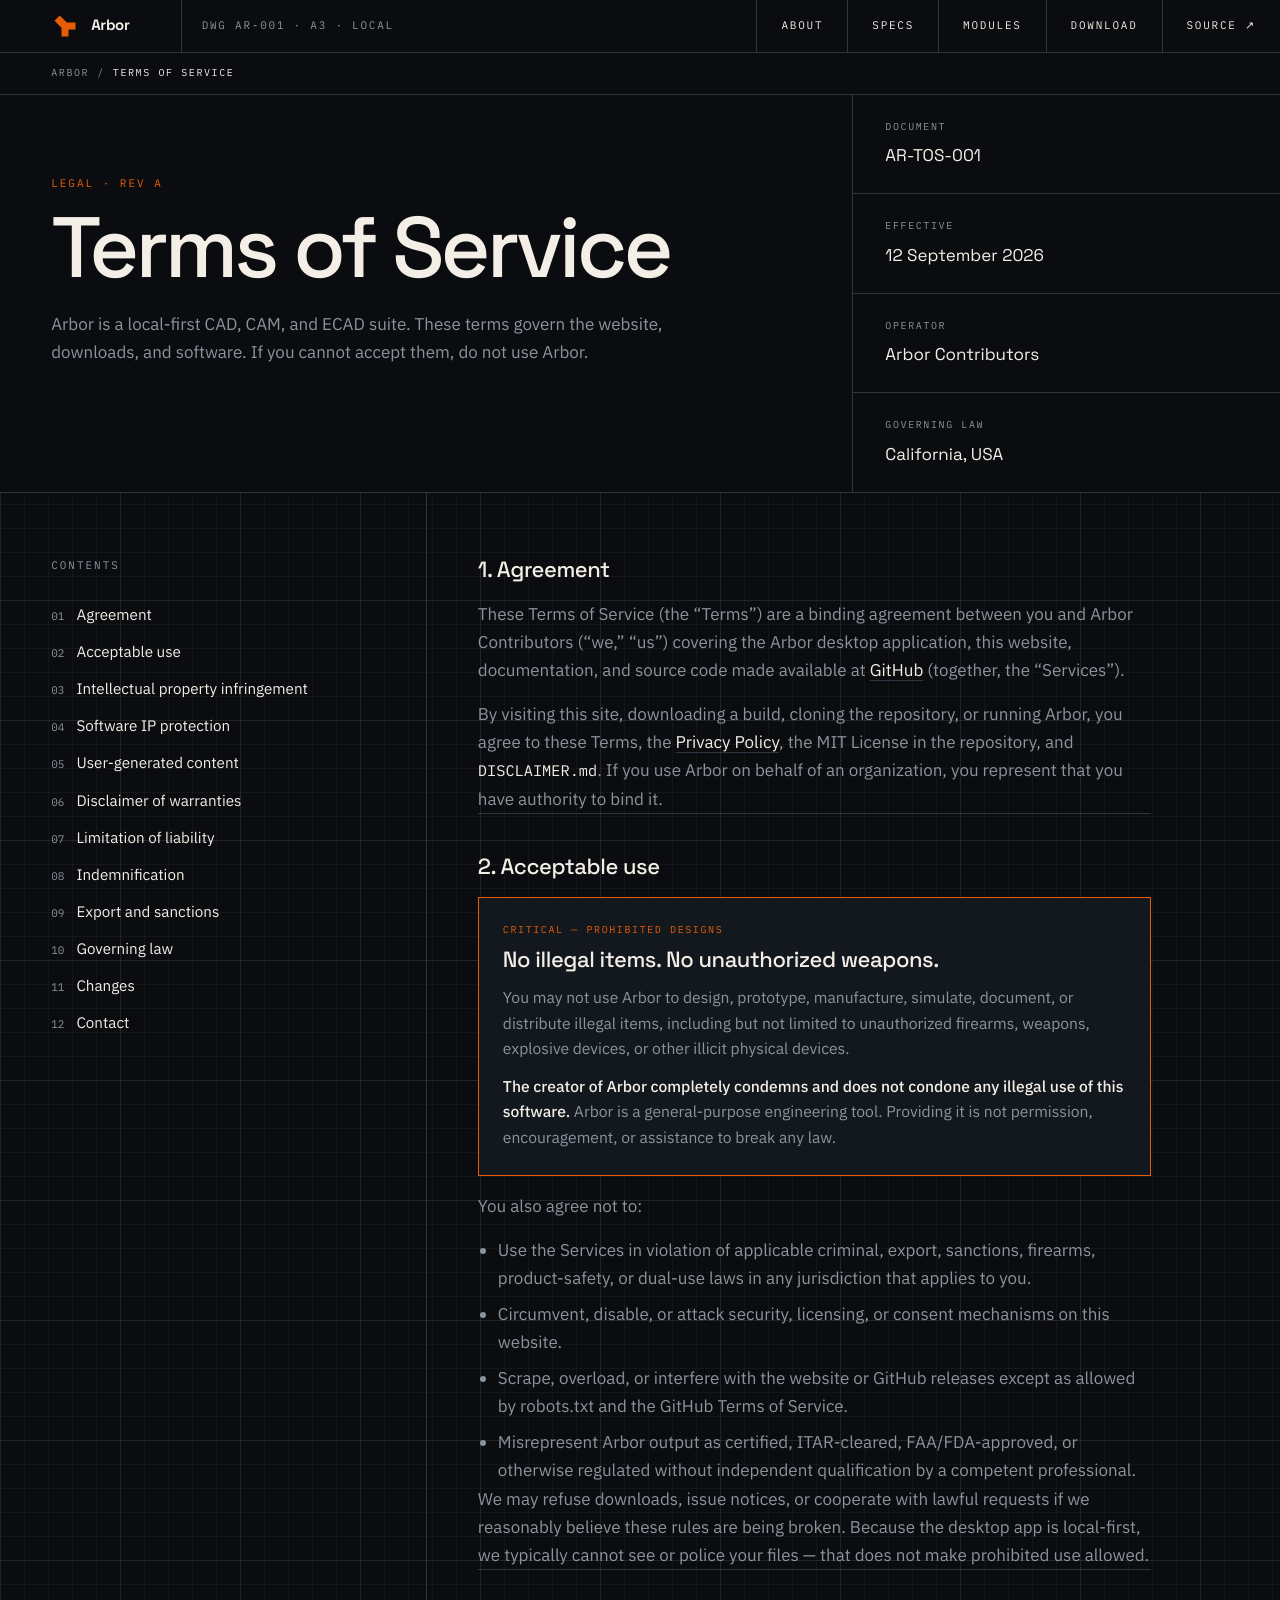
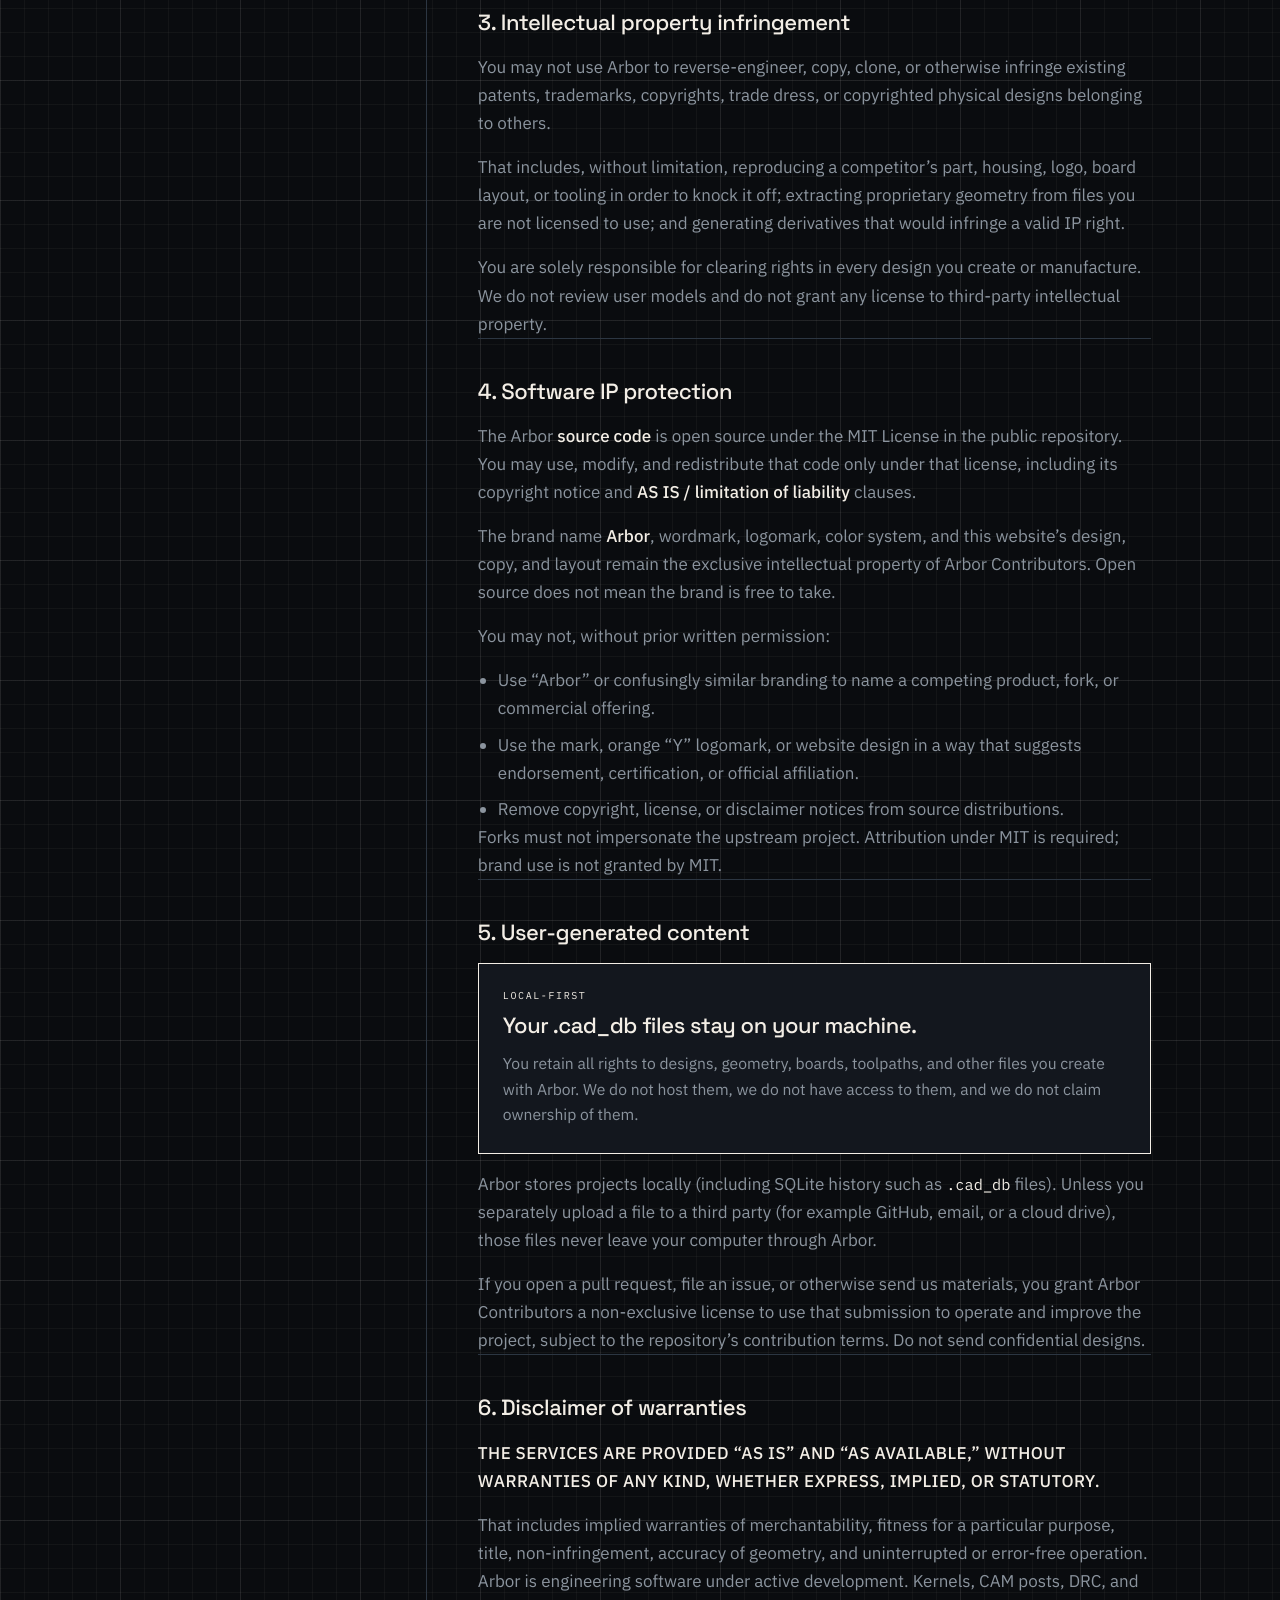
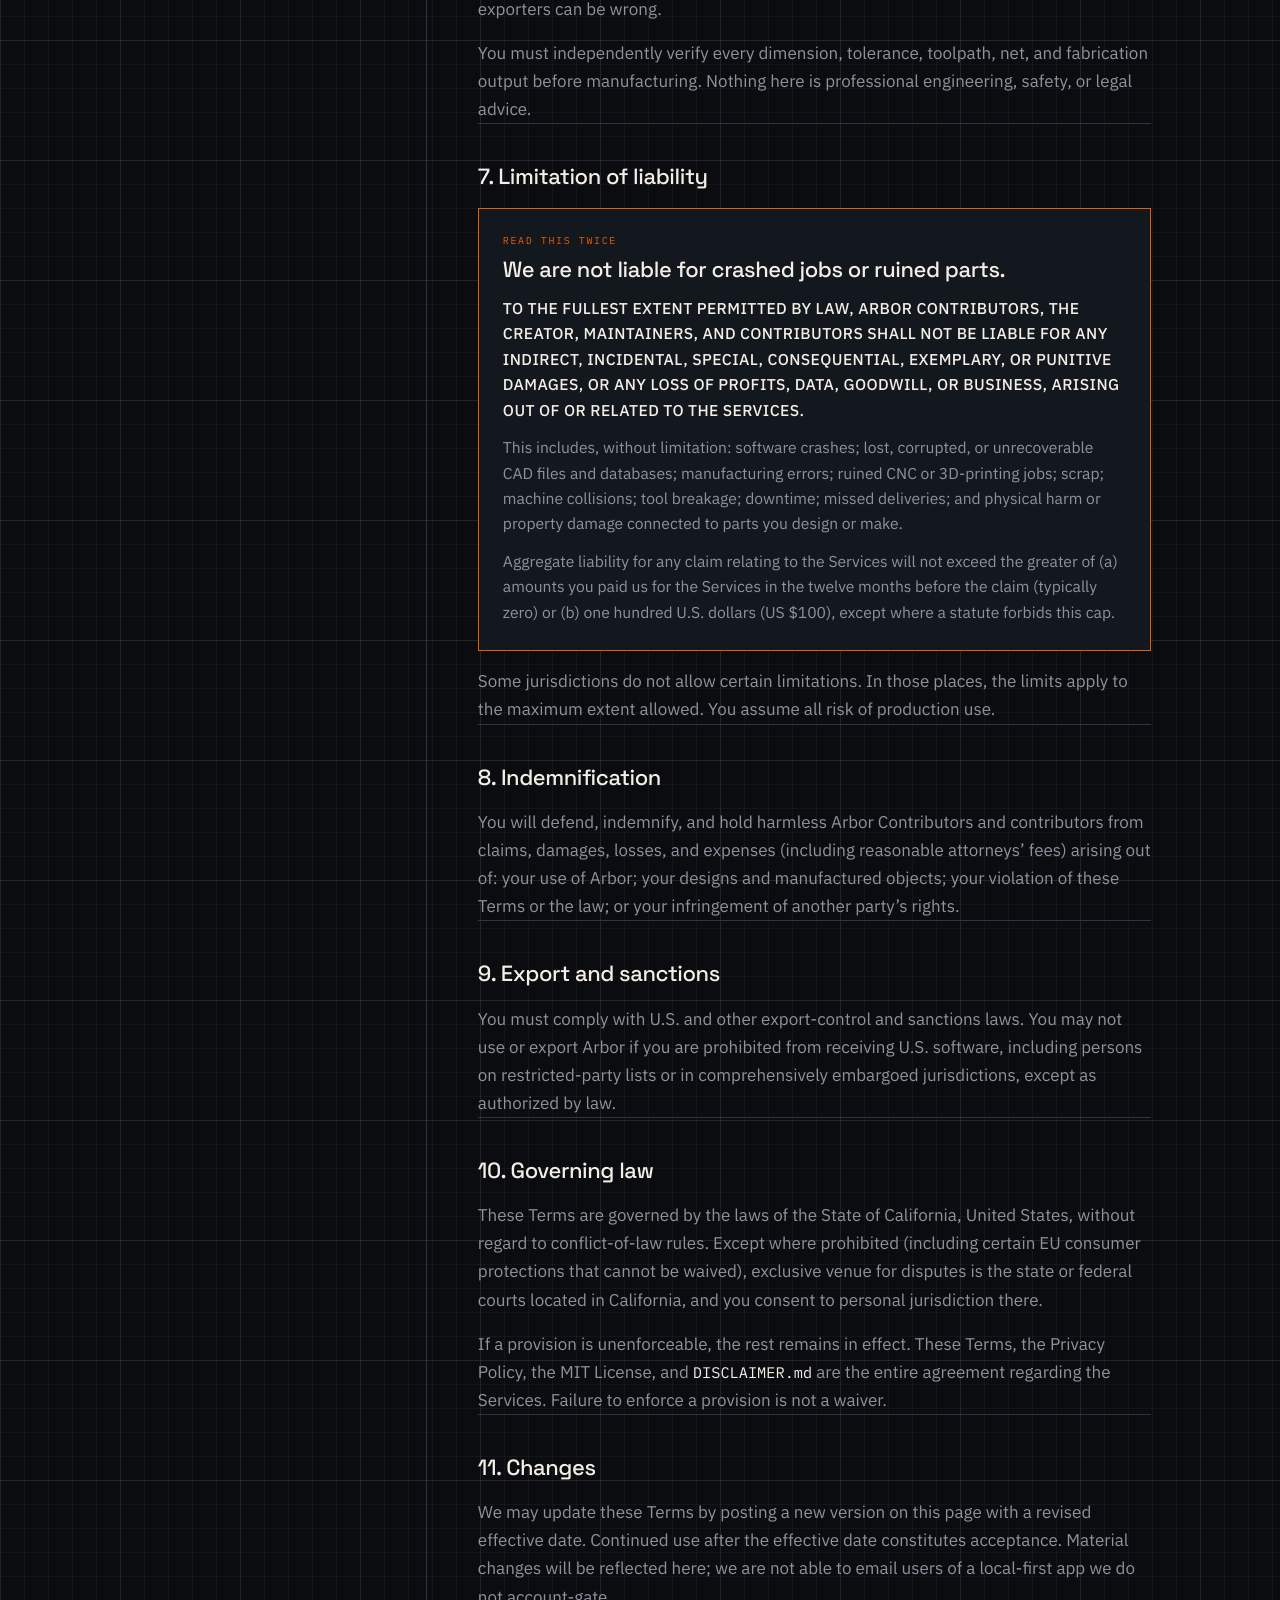
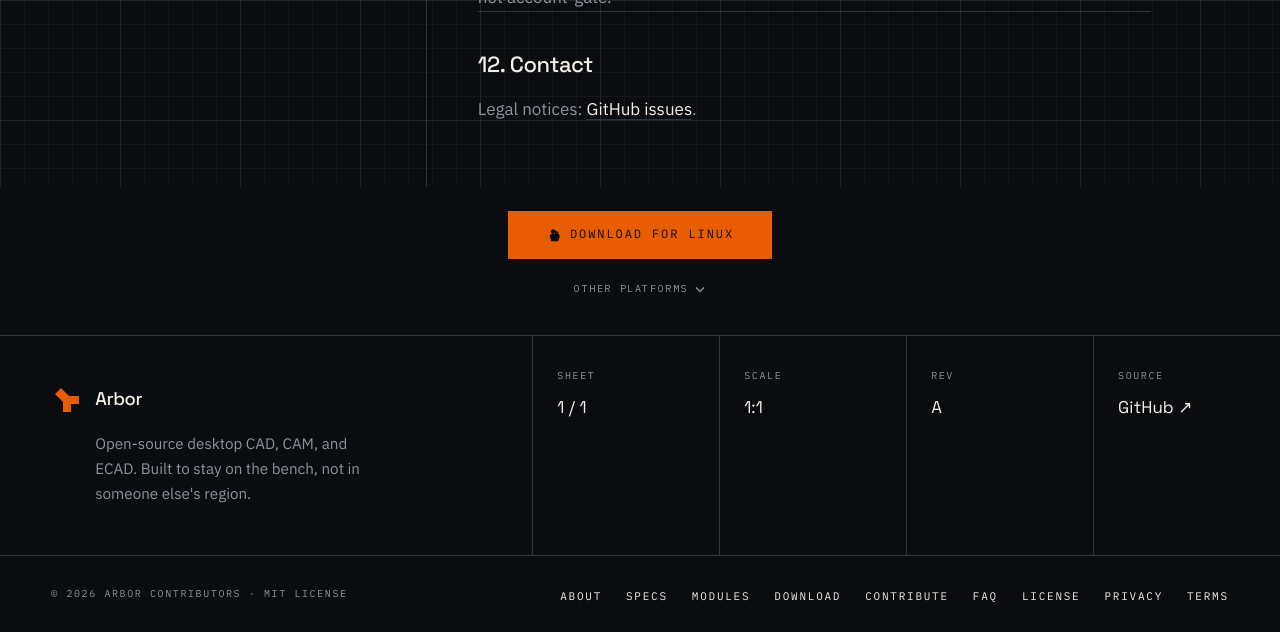
<file: terms-of-service/index.html>
<!DOCTYPE html><html lang="en" class="space_grotesk_a5d6589-module__4yp5ca__variable ibm_plex_sans_4d51713-module__1B70oG__variable ibm_plex_mono_6f540f3d-module__qVhoCW__variable h-full"><head><meta charSet="utf-8"/><meta name="viewport" content="width=device-width, initial-scale=1"/><link rel="preload" href="/_next/static/media/03fc1b4a8d284b5e-s.p.0wiir8udbzjvx.woff2" as="font" crossorigin="" type="font/woff2"/><link rel="preload" href="/_next/static/media/0c89a48fa5027cee-s.p.2cyn07wtgehh0.woff2" as="font" crossorigin="" type="font/woff2"/><link rel="preload" href="/_next/static/media/99e609270109b47d-s.p.40sczeszzbjw1.woff2" as="font" crossorigin="" type="font/woff2"/><link rel="preload" href="/_next/static/media/effe91970fc4db64-s.p.0oace-s_gkfks.woff2" as="font" crossorigin="" type="font/woff2"/><link rel="stylesheet" href="/_next/static/chunks/1h094hydu4tsb.css" data-precedence="next"/><link rel="preload" as="script" fetchPriority="low" href="/_next/static/chunks/310vm2bl3xxpt.js"/><script src="/_next/static/chunks/19mx3mg6lkumu.js" async=""></script><script src="/_next/static/chunks/1p7li1wqvkk1y.js" async=""></script><script src="/_next/static/chunks/344n2zhqbh4pn.js" async=""></script><script src="/_next/static/chunks/turbopack-2m33ne6tca48e.js" async=""></script><script src="/_next/static/chunks/3fntmmi971322.js" async=""></script><script src="/_next/static/chunks/1m5wsimt2jtmr.js" async=""></script><script src="/_next/static/chunks/2t-ct70y0w6h1.js" async=""></script><title>Terms of Service — Arbor CAD, CAM, and ECAD</title><meta name="description" content="Acceptable use, intellectual-property rules, and limitation of liability for Arbor, the local-first CAD, CAM, and ECAD suite."/><meta name="application-name" content="Arbor"/><meta name="author" content="Arbor Contributors"/><meta name="keywords" content="CAD,CAM,ECAD,OpenCASCADE,local-first,parametric modeling,Gerber,open source CAD"/><meta name="creator" content="Arbor Contributors"/><meta name="publisher" content="Arbor Contributors"/><meta name="robots" content="index, follow"/><meta name="category" content="CAD"/><link rel="canonical" href="https://arbor-cae.github.io/terms-of-service/"/><meta name="google-site-verification" content="_jv1ortqoo-qGdnsLPO1WUezP-NAAabIfEEEXI_-hUo"/><meta name="google-site-verification" content="GGYs_DeEPOpFRg5tGALcPWca2tFZg6pn1_dV42sA9bI"/><meta property="og:title" content="Terms of Service — Arbor CAD, CAM, and ECAD"/><meta property="og:description" content="Acceptable use, intellectual-property rules, and limitation of liability for Arbor, the local-first CAD, CAM, and ECAD suite."/><meta property="og:url" content="https://arbor-cae.github.io/terms-of-service/"/><meta property="og:site_name" content="Arbor"/><meta property="og:locale" content="en_US"/><meta property="og:image" content="https://arbor-cae.github.io/og.png"/><meta property="og:image:width" content="1200"/><meta property="og:image:height" content="630"/><meta property="og:image:alt" content="Arbor — parametric CAD, native ECAD, zero cloud"/><meta property="og:type" content="website"/><meta name="twitter:card" content="summary_large_image"/><meta name="twitter:title" content="Terms of Service — Arbor CAD, CAM, and ECAD"/><meta name="twitter:description" content="Acceptable use, intellectual-property rules, and limitation of liability for Arbor, the local-first CAD, CAM, and ECAD suite."/><meta name="twitter:image" content="https://arbor-cae.github.io/og.png"/><link rel="shortcut icon" href="/icon.svg"/><link rel="icon" href="/favicon.ico?favicon.2vob68tjqpejf.ico" sizes="256x256" type="image/x-icon"/><link rel="icon" href="/icon.svg" type="image/svg+xml"/><link rel="apple-touch-icon" href="/apple-touch-icon.png"/><meta name="next-size-adjust" content=""/><script src="/_next/static/chunks/0cz1d0mv5g_q7.js" noModule=""></script></head><body class="min-h-full bg-ink text-paper font-sans antialiased"><div hidden=""><!--$--><!--/$--></div><script type="application/ld+json">{"@context":"https://schema.org","@graph":[{"@type":"WebSite","@id":"https://arbor-cae.github.io/#website","url":"https://arbor-cae.github.io/","name":"Arbor","description":"Open-source local-first desktop CAD, CAM, and ECAD. OpenCASCADE solids, SQLite versioning, Gerber out.","inLanguage":"en-US","publisher":{"@id":"https://arbor-cae.github.io/#org"}},{"@type":"Organization","@id":"https://arbor-cae.github.io/#org","name":"Arbor Contributors","url":"https://arbor-cae.github.io/","logo":{"@type":"ImageObject","url":"https://arbor-cae.github.io/icon.svg"},"sameAs":["https://github.com/Eerielettuce3717/arbor-cae"],"email":"varun.m.ganti@gmail.com"},{"@type":"SoftwareApplication","@id":"https://arbor-cae.github.io/#app","name":"Arbor","applicationCategory":"DesignApplication","applicationSubCategory":"CAD","operatingSystem":"macOS, Windows, Linux","license":"https://opensource.org/licenses/MIT","url":"https://arbor-cae.github.io/","image":"https://arbor-cae.github.io/og.png","offers":{"@type":"Offer","price":"0","priceCurrency":"USD"},"author":{"@id":"https://arbor-cae.github.io/#org"},"codeRepository":"https://github.com/Eerielettuce3717/arbor-cae","downloadUrl":"https://arbor-cae.github.io/download/"},{"@type":["LocalBusiness","ProfessionalService"],"@id":"https://arbor-cae.github.io/#business","name":"Arbor","url":"https://arbor-cae.github.io/","image":"https://arbor-cae.github.io/og.png","logo":"https://arbor-cae.github.io/icon.svg","priceRange":"Free","currenciesAccepted":"USD","paymentAccepted":"None — MIT licensed software","areaServed":{"@type":"Place","name":"Worldwide"},"address":{"@type":"PostalAddress","addressRegion":"CA","addressCountry":"US"},"parentOrganization":{"@id":"https://arbor-cae.github.io/#org"},"sameAs":["https://github.com/Eerielettuce3717/arbor-cae"]}]}</script><div class="sheet-grid min-h-full"><a href="#main" class="skip-link">Skip to content</a><header class="sticky top-0 z-40 border-b border-rule bg-ink"><div class="mx-auto flex max-w-sheet items-stretch"><a class="inline-flex items-center gap-3 min-h-11 items-center border-r border-rule px-[var(--gutter)] py-3 hover:text-signal" href="/"><svg class="h-7 w-7 shrink-0" viewBox="0 0 32 32" aria-hidden="true" fill="none"><rect width="32" height="32" fill="#0A0C0F"></rect><path fill="#E85D04" d="M20 12h8v8h-8v8h-8V18L4 10l6-6 8 8h2z"></path></svg><span class="font-display text-[15px] font-bold tracking-tight text-paper">Arbor</span></a><p class="hidden flex-1 items-center px-5 font-mono text-[11px] uppercase tracking-[0.16em] text-mute md:flex">DWG AR-001 · A3 · LOCAL</p><nav aria-label="Main" class="ml-auto hidden items-stretch md:flex"><a class="flex min-h-11 items-center border-l border-rule px-6 font-mono text-[11px] uppercase tracking-[0.16em] text-paper transition-colors hover:bg-panel hover:text-signal" href="/about/">About</a><a class="flex min-h-11 items-center border-l border-rule px-6 font-mono text-[11px] uppercase tracking-[0.16em] text-paper transition-colors hover:bg-panel hover:text-signal" href="/specs/">Specs</a><a class="flex min-h-11 items-center border-l border-rule px-6 font-mono text-[11px] uppercase tracking-[0.16em] text-paper transition-colors hover:bg-panel hover:text-signal" href="/modules/">Modules</a><a class="flex min-h-11 items-center border-l border-rule px-6 font-mono text-[11px] uppercase tracking-[0.16em] text-paper transition-colors hover:bg-panel hover:text-signal" href="/download/">Download</a><a href="https://github.com/Eerielettuce3717/arbor-cae" target="_blank" rel="noreferrer" class="flex min-h-11 items-center border-l border-rule px-6 font-mono text-[11px] uppercase tracking-[0.16em] text-paper transition-colors hover:bg-panel hover:text-signal">Source ↗</a></nav><button type="button" class="ml-auto flex min-h-11 min-w-11 items-center justify-center border-l border-rule px-4 md:hidden" aria-expanded="false" aria-controls="mobile-nav"><span class="sr-only">Open menu</span><span aria-hidden="true" class="font-mono text-xs tracking-[0.14em] text-paper">MENU</span></button></div></header><script type="application/ld+json">{"@context":"https://schema.org","@type":"BreadcrumbList","itemListElement":[{"@type":"ListItem","position":1,"name":"Arbor","item":"https://arbor-cae.github.io/"},{"@type":"ListItem","position":2,"name":"Terms of Service","item":"https://arbor-cae.github.io/terms-of-service/"}]}</script><nav aria-label="Breadcrumb" class="border-b border-rule bg-ink"><ol class="mx-auto flex max-w-sheet flex-wrap items-center gap-2 px-[var(--gutter)] py-3 font-mono text-[10px] uppercase tracking-[0.16em] text-mute"><li class="flex items-center gap-2"><a class="hover:text-signal" href="/">Arbor</a></li><li class="flex items-center gap-2"><span aria-hidden="true"> / </span><span class="text-paper" aria-current="page">Terms of Service</span></li></ol></nav><main id="main"><header class="border-b border-rule bg-ink"><div class="mx-auto grid max-w-sheet lg:grid-cols-12"><div class="px-[var(--gutter)] py-12 sm:py-16 lg:col-span-8 lg:border-r lg:border-rule lg:py-20"><p class="font-mono text-[11px] uppercase tracking-[0.18em] text-signal">Legal · Rev A</p><h1 class="mt-4 font-display text-h2 text-paper sm:text-display">Terms of Service</h1><p class="mt-6 max-w-[62ch] text-body text-mute">Arbor is a local-first CAD, CAM, and ECAD suite. These terms govern the website, downloads, and software. If you cannot accept them, do not use Arbor.</p></div><aside class="grid grid-cols-2 gap-px bg-rule lg:col-span-4 lg:grid-cols-1"><div class="bg-ink px-[var(--gutter)] py-6 lg:px-8"><p class="font-mono text-[10px] uppercase tracking-[0.16em] text-mute">Document</p><p class="mt-1.5 font-display text-paper">AR-TOS-001</p></div><div class="bg-ink px-[var(--gutter)] py-6 lg:px-8"><p class="font-mono text-[10px] uppercase tracking-[0.16em] text-mute">Effective</p><p class="mt-1.5 font-display text-paper">12 September 2026</p></div><div class="bg-ink px-[var(--gutter)] py-6 lg:px-8"><p class="font-mono text-[10px] uppercase tracking-[0.16em] text-mute">Operator</p><p class="mt-1.5 font-display text-paper">Arbor Contributors</p></div><div class="bg-ink px-[var(--gutter)] py-6 lg:px-8"><p class="font-mono text-[10px] uppercase tracking-[0.16em] text-mute">Governing law</p><p class="mt-1.5 font-display text-paper">California, USA</p></div></aside></div></header><div class="mx-auto grid max-w-sheet lg:grid-cols-12"><nav aria-label="On this page" class="border-b border-rule px-[var(--gutter)] py-10 lg:col-span-4 lg:border-b-0 lg:border-r lg:py-16"><p class="font-mono text-[11px] uppercase tracking-[0.18em] text-mute">Contents</p><ol class="mt-6 space-y-1 lg:sticky lg:top-16"><li><a href="#agreement" class="group flex items-baseline gap-3 py-1.5 text-paper hover:text-signal"><span class="font-mono text-[11px] text-mute group-hover:text-signal">01</span><span class="text-[0.95rem] leading-snug">Agreement</span></a></li><li><a href="#acceptable-use" class="group flex items-baseline gap-3 py-1.5 text-paper hover:text-signal"><span class="font-mono text-[11px] text-mute group-hover:text-signal">02</span><span class="text-[0.95rem] leading-snug">Acceptable use</span></a></li><li><a href="#ip-infringement" class="group flex items-baseline gap-3 py-1.5 text-paper hover:text-signal"><span class="font-mono text-[11px] text-mute group-hover:text-signal">03</span><span class="text-[0.95rem] leading-snug">Intellectual property infringement</span></a></li><li><a href="#software-ip" class="group flex items-baseline gap-3 py-1.5 text-paper hover:text-signal"><span class="font-mono text-[11px] text-mute group-hover:text-signal">04</span><span class="text-[0.95rem] leading-snug">Software IP protection</span></a></li><li><a href="#ugc" class="group flex items-baseline gap-3 py-1.5 text-paper hover:text-signal"><span class="font-mono text-[11px] text-mute group-hover:text-signal">05</span><span class="text-[0.95rem] leading-snug">User-generated content</span></a></li><li><a href="#as-is" class="group flex items-baseline gap-3 py-1.5 text-paper hover:text-signal"><span class="font-mono text-[11px] text-mute group-hover:text-signal">06</span><span class="text-[0.95rem] leading-snug">Disclaimer of warranties</span></a></li><li><a href="#liability" class="group flex items-baseline gap-3 py-1.5 text-paper hover:text-signal"><span class="font-mono text-[11px] text-mute group-hover:text-signal">07</span><span class="text-[0.95rem] leading-snug">Limitation of liability</span></a></li><li><a href="#indemnity" class="group flex items-baseline gap-3 py-1.5 text-paper hover:text-signal"><span class="font-mono text-[11px] text-mute group-hover:text-signal">08</span><span class="text-[0.95rem] leading-snug">Indemnification</span></a></li><li><a href="#export" class="group flex items-baseline gap-3 py-1.5 text-paper hover:text-signal"><span class="font-mono text-[11px] text-mute group-hover:text-signal">09</span><span class="text-[0.95rem] leading-snug">Export and sanctions</span></a></li><li><a href="#law" class="group flex items-baseline gap-3 py-1.5 text-paper hover:text-signal"><span class="font-mono text-[11px] text-mute group-hover:text-signal">10</span><span class="text-[0.95rem] leading-snug">Governing law</span></a></li><li><a href="#changes" class="group flex items-baseline gap-3 py-1.5 text-paper hover:text-signal"><span class="font-mono text-[11px] text-mute group-hover:text-signal">11</span><span class="text-[0.95rem] leading-snug">Changes</span></a></li><li><a href="#contact" class="group flex items-baseline gap-3 py-1.5 text-paper hover:text-signal"><span class="font-mono text-[11px] text-mute group-hover:text-signal">12</span><span class="text-[0.95rem] leading-snug">Contact</span></a></li></ol></nav><article class="px-[var(--gutter)] py-12 lg:col-span-8 lg:py-16"><div class="legal-prose max-w-[66ch]"><section id="agreement" class="scroll-mt-16 border-t border-rule pt-10 first:border-t-0 first:pt-0"><h2 class="font-display text-h3 text-paper">1. Agreement</h2><div class="mt-4 space-y-4 text-mute"><p>These Terms of Service (the “Terms”) are a binding agreement between you and <!-- -->Arbor Contributors<!-- --> (“we,” “us”) covering the <!-- -->Arbor<!-- --> desktop application, this website, documentation, and source code made available at<!-- --> <a href="https://github.com/Eerielettuce3717/arbor-cae" class="text-paper underline decoration-rule underline-offset-4 hover:text-signal">GitHub</a> <!-- -->(together, the “Services”).</p><p>By visiting this site, downloading a build, cloning the repository, or running <!-- -->Arbor<!-- -->, you agree to these Terms, the<!-- --> <a href="/privacy-policy/" class="text-paper underline decoration-rule underline-offset-4 hover:text-signal">Privacy Policy</a>, the MIT License in the repository, and<!-- --> <code class="font-mono text-[0.9em] text-paper">DISCLAIMER.md</code>. If you use <!-- -->Arbor<!-- --> on behalf of an organization, you represent that you have authority to bind it.</p></div></section><section id="acceptable-use" class="scroll-mt-16 border-t border-rule pt-10 first:border-t-0 first:pt-0"><h2 class="font-display text-h3 text-paper">2. Acceptable use</h2><div class="mt-4 space-y-4 text-mute"><aside class="border border-signal bg-panel p-5 sm:p-6"><p class="font-mono text-[10px] uppercase tracking-[0.16em] text-signal">Critical — prohibited designs</p><p class="mt-2 font-display text-h3 text-paper">No illegal items. No unauthorized weapons.</p><div class="mt-3 space-y-3 text-[0.98rem] leading-relaxed text-mute"><p>You may not use <!-- -->Arbor<!-- --> to design, prototype, manufacture, simulate, document, or distribute illegal items, including but not limited to unauthorized firearms, weapons, explosive devices, or other illicit physical devices.</p><p><strong class="font-medium text-paper">The creator of <!-- -->Arbor<!-- --> completely condemns and does not condone any illegal use of this software.</strong> <!-- -->Arbor<!-- --> is a general-purpose engineering tool. Providing it is not permission, encouragement, or assistance to break any law.</p></div></aside><p>You also agree not to:</p><ul class="list-disc space-y-2 pl-5"><li>Use the Services in violation of applicable criminal, export, sanctions, firearms, product-safety, or dual-use laws in any jurisdiction that applies to you.</li><li>Circumvent, disable, or attack security, licensing, or consent mechanisms on this website.</li><li>Scrape, overload, or interfere with the website or GitHub releases except as allowed by robots.txt and the GitHub Terms of Service.</li><li>Misrepresent <!-- -->Arbor<!-- --> output as certified, ITAR-cleared, FAA/FDA-approved, or otherwise regulated without independent qualification by a competent professional.</li></ul><p>We may refuse downloads, issue notices, or cooperate with lawful requests if we reasonably believe these rules are being broken. Because the desktop app is local-first, we typically cannot see or police your files — that does not make prohibited use allowed.</p></div></section><section id="ip-infringement" class="scroll-mt-16 border-t border-rule pt-10 first:border-t-0 first:pt-0"><h2 class="font-display text-h3 text-paper">3. Intellectual property infringement</h2><div class="mt-4 space-y-4 text-mute"><p>You may not use <!-- -->Arbor<!-- --> to reverse-engineer, copy, clone, or otherwise infringe existing patents, trademarks, copyrights, trade dress, or copyrighted physical designs belonging to others.</p><p>That includes, without limitation, reproducing a competitor’s part, housing, logo, board layout, or tooling in order to knock it off; extracting proprietary geometry from files you are not licensed to use; and generating derivatives that would infringe a valid IP right.</p><p>You are solely responsible for clearing rights in every design you create or manufacture. We do not review user models and do not grant any license to third-party intellectual property.</p></div></section><section id="software-ip" class="scroll-mt-16 border-t border-rule pt-10 first:border-t-0 first:pt-0"><h2 class="font-display text-h3 text-paper">4. Software IP protection</h2><div class="mt-4 space-y-4 text-mute"><p>The <!-- -->Arbor<!-- --> <strong class="font-medium text-paper">source code</strong> <!-- -->is open source under the MIT License in the public repository. You may use, modify, and redistribute that code only under that license, including its copyright notice and<!-- --> <strong class="font-medium text-paper">AS IS / limitation of liability</strong> <!-- -->clauses.</p><p>The brand name <strong class="font-medium text-paper">Arbor</strong>, wordmark, logomark, color system, and this website’s design, copy, and layout remain the exclusive intellectual property of <!-- -->Arbor Contributors<!-- -->. Open source does not mean the brand is free to take.</p><p>You may not, without prior written permission:</p><ul class="list-disc space-y-2 pl-5"><li>Use “<!-- -->Arbor<!-- -->” or confusingly similar branding to name a competing product, fork, or commercial offering.</li><li>Use the mark, orange “Y” logomark, or website design in a way that suggests endorsement, certification, or official affiliation.</li><li>Remove copyright, license, or disclaimer notices from source distributions.</li></ul><p>Forks must not impersonate the upstream project. Attribution under MIT is required; brand use is not granted by MIT.</p></div></section><section id="ugc" class="scroll-mt-16 border-t border-rule pt-10 first:border-t-0 first:pt-0"><h2 class="font-display text-h3 text-paper">5. User-generated content</h2><div class="mt-4 space-y-4 text-mute"><aside class="border border-paper bg-panel p-5 sm:p-6"><p class="font-mono text-[10px] uppercase tracking-[0.16em] text-paper">Local-first</p><p class="mt-2 font-display text-h3 text-paper">Your .cad_db files stay on your machine.</p><div class="mt-3 space-y-3 text-[0.98rem] leading-relaxed text-mute"><p>You retain all rights to designs, geometry, boards, toolpaths, and other files you create with <!-- -->Arbor<!-- -->. We do not host them, we do not have access to them, and we do not claim ownership of them.</p></div></aside><p>Arbor<!-- --> stores projects locally (including SQLite history such as <code class="font-mono text-[0.9em] text-paper">.cad_db</code> <!-- -->files). Unless you separately upload a file to a third party (for example GitHub, email, or a cloud drive), those files never leave your computer through <!-- -->Arbor<!-- -->.</p><p>If you open a pull request, file an issue, or otherwise send us materials, you grant <!-- -->Arbor Contributors<!-- --> a non-exclusive license to use that submission to operate and improve the project, subject to the repository’s contribution terms. Do not send confidential designs.</p></div></section><section id="as-is" class="scroll-mt-16 border-t border-rule pt-10 first:border-t-0 first:pt-0"><h2 class="font-display text-h3 text-paper">6. Disclaimer of warranties</h2><div class="mt-4 space-y-4 text-mute"><p class="font-medium uppercase tracking-wide text-paper">The Services are provided “AS IS” and “AS AVAILABLE,” without warranties of any kind, whether express, implied, or statutory.</p><p>That includes implied warranties of merchantability, fitness for a particular purpose, title, non-infringement, accuracy of geometry, and uninterrupted or error-free operation. <!-- -->Arbor<!-- --> is engineering software under active development. Kernels, CAM posts, DRC, and exporters can be wrong.</p><p>You must independently verify every dimension, tolerance, toolpath, net, and fabrication output before manufacturing. Nothing here is professional engineering, safety, or legal advice.</p></div></section><section id="liability" class="scroll-mt-16 border-t border-rule pt-10 first:border-t-0 first:pt-0"><h2 class="font-display text-h3 text-paper">7. Limitation of liability</h2><div class="mt-4 space-y-4 text-mute"><aside class="border border-signal bg-panel p-5 sm:p-6"><p class="font-mono text-[10px] uppercase tracking-[0.16em] text-signal">Read this twice</p><p class="mt-2 font-display text-h3 text-paper">We are not liable for crashed jobs or ruined parts.</p><div class="mt-3 space-y-3 text-[0.98rem] leading-relaxed text-mute"><p class="font-medium uppercase tracking-wide text-paper">To the fullest extent permitted by law, <!-- -->Arbor Contributors<!-- -->, the creator, maintainers, and contributors shall not be liable for any indirect, incidental, special, consequential, exemplary, or punitive damages, or any loss of profits, data, goodwill, or business, arising out of or related to the Services.</p><p>This includes, without limitation: software crashes; lost, corrupted, or unrecoverable CAD files and databases; manufacturing errors; ruined CNC or 3D-printing jobs; scrap; machine collisions; tool breakage; downtime; missed deliveries; and physical harm or property damage connected to parts you design or make.</p><p>Aggregate liability for any claim relating to the Services will not exceed the greater of (a) amounts you paid us for the Services in the twelve months before the claim (typically zero) or (b) one hundred U.S. dollars (US $100), except where a statute forbids this cap.</p></div></aside><p>Some jurisdictions do not allow certain limitations. In those places, the limits apply to the maximum extent allowed. You assume all risk of production use.</p></div></section><section id="indemnity" class="scroll-mt-16 border-t border-rule pt-10 first:border-t-0 first:pt-0"><h2 class="font-display text-h3 text-paper">8. Indemnification</h2><div class="mt-4 space-y-4 text-mute"><p>You will defend, indemnify, and hold harmless <!-- -->Arbor Contributors<!-- --> and contributors from claims, damages, losses, and expenses (including reasonable attorneys’ fees) arising out of: your use of <!-- -->Arbor<!-- -->; your designs and manufactured objects; your violation of these Terms or the law; or your infringement of another party’s rights.</p></div></section><section id="export" class="scroll-mt-16 border-t border-rule pt-10 first:border-t-0 first:pt-0"><h2 class="font-display text-h3 text-paper">9. Export and sanctions</h2><div class="mt-4 space-y-4 text-mute"><p>You must comply with U.S. and other export-control and sanctions laws. You may not use or export <!-- -->Arbor<!-- --> if you are prohibited from receiving U.S. software, including persons on restricted-party lists or in comprehensively embargoed jurisdictions, except as authorized by law.</p></div></section><section id="law" class="scroll-mt-16 border-t border-rule pt-10 first:border-t-0 first:pt-0"><h2 class="font-display text-h3 text-paper">10. Governing law</h2><div class="mt-4 space-y-4 text-mute"><p>These Terms are governed by the laws of the State of California, United States, without regard to conflict-of-law rules. Except where prohibited (including certain EU consumer protections that cannot be waived), exclusive venue for disputes is the state or federal courts located in California, and you consent to personal jurisdiction there.</p><p>If a provision is unenforceable, the rest remains in effect. These Terms, the Privacy Policy, the MIT License, and<!-- --> <code class="font-mono text-[0.9em] text-paper">DISCLAIMER.md</code> <!-- -->are the entire agreement regarding the Services. Failure to enforce a provision is not a waiver.</p></div></section><section id="changes" class="scroll-mt-16 border-t border-rule pt-10 first:border-t-0 first:pt-0"><h2 class="font-display text-h3 text-paper">11. Changes</h2><div class="mt-4 space-y-4 text-mute"><p>We may update these Terms by posting a new version on this page with a revised effective date. Continued use after the effective date constitutes acceptance. Material changes will be reflected here; we are not able to email users of a local-first app we do not account-gate.</p></div></section><section id="contact" class="scroll-mt-16 border-t border-rule pt-10 first:border-t-0 first:pt-0"><h2 class="font-display text-h3 text-paper">12. Contact</h2><div class="mt-4 space-y-4 text-mute"><p>Legal notices:<!-- --> <a href="https://github.com/Eerielettuce3717/arbor-cae/issues" class="text-paper underline decoration-rule underline-offset-4 hover:text-signal">GitHub issues</a>.</p></div></section></div></article></div></main><footer class="bg-ink"><div class="relative z-30 flex justify-center border-b border-rule bg-ink px-[var(--gutter)] py-5 sm:py-6"><div class="relative flex flex-col items-center gap-2"><a href="https://github.com/Eerielettuce3717/arbor-cae/releases/tag/v0.1.0-pre.3" class="inline-flex min-h-12 min-w-[16.5rem] items-center justify-center gap-2.5 bg-signal px-8 font-mono text-[12px] uppercase tracking-[0.16em] text-ink hover:bg-paper"><svg viewBox="0 0 16 16" class="h-3.5 w-3.5" aria-hidden="true" fill="none"><rect x="2.5" y="3.5" width="11" height="9" stroke="currentColor" stroke-width="1.3"></rect><path d="M2.5 6.5h11" stroke="currentColor" stroke-width="1.3"></path></svg>Pre-release</a><button type="button" aria-expanded="false" aria-controls="_R_qlubtb_" class="inline-flex min-h-11 items-center gap-1.5 font-mono text-[10px] uppercase tracking-[0.16em] text-mute hover:text-paper">Other platforms<svg viewBox="0 0 12 12" class="h-3 w-3 " aria-hidden="true" fill="none"><path d="M2 4.5 L6 8.5 L10 4.5" stroke="currentColor" stroke-width="1.4" stroke-linejoin="miter"></path></svg></button></div></div><div class="mx-auto grid max-w-sheet lg:grid-cols-12"><div class="flex items-start gap-3 border-b border-rule px-[var(--gutter)] py-10 lg:col-span-5 lg:border-b-0 lg:border-r lg:py-12"><div><a class="inline-flex items-center gap-3 " href="/"><svg class="h-8 w-8 shrink-0" viewBox="0 0 32 32" aria-hidden="true" fill="none"><rect width="32" height="32" fill="#0A0C0F"></rect><path fill="#E85D04" d="M20 12h8v8h-8v8h-8V18L4 10l6-6 8 8h2z"></path></svg><span class="font-display text-[1.15rem] font-medium tracking-[-0.02em] text-paper">Arbor</span></a><p class="mt-2 max-w-[34ch] pl-11 text-[0.95rem] text-mute">Open-source desktop CAD, CAM, and ECAD. Built to stay on the bench, not in someone else&#x27;s region.</p></div></div><div class="grid grid-cols-2 gap-px bg-rule sm:grid-cols-4 lg:col-span-7"><div class="bg-ink px-[var(--gutter)] py-8 sm:px-6"><p class="font-mono text-[10px] uppercase tracking-[0.16em] text-mute">Sheet</p><p class="mt-2 font-display text-paper">1 / 1</p></div><div class="bg-ink px-[var(--gutter)] py-8 sm:px-6"><p class="font-mono text-[10px] uppercase tracking-[0.16em] text-mute">Scale</p><p class="mt-2 font-display text-paper">1:1</p></div><div class="bg-ink px-[var(--gutter)] py-8 sm:px-6"><p class="font-mono text-[10px] uppercase tracking-[0.16em] text-mute">Rev</p><p class="mt-2 font-display text-paper">A</p></div><a href="https://github.com/Eerielettuce3717/arbor-cae" target="_blank" rel="noreferrer" class="bg-ink px-[var(--gutter)] py-8 hover:bg-panel sm:px-6"><p class="font-mono text-[10px] uppercase tracking-[0.16em] text-mute">Source</p><p class="mt-2 font-display text-paper">GitHub ↗</p></a></div></div><nav aria-label="Site" class="border-t border-rule"><div class="mx-auto flex max-w-sheet flex-col gap-4 px-[var(--gutter)] py-6 sm:flex-row sm:items-center sm:justify-between"><p class="font-mono text-[10px] uppercase tracking-[0.16em] text-mute">© 2026 Arbor Contributors · MIT License</p><ul class="flex flex-wrap items-center gap-x-6 gap-y-2"><li><a class="font-mono text-[11px] uppercase tracking-[0.16em] text-paper hover:text-signal" href="/about/">About</a></li><li><a class="font-mono text-[11px] uppercase tracking-[0.16em] text-paper hover:text-signal" href="/specs/">Specs</a></li><li><a class="font-mono text-[11px] uppercase tracking-[0.16em] text-paper hover:text-signal" href="/modules/">Modules</a></li><li><a class="font-mono text-[11px] uppercase tracking-[0.16em] text-paper hover:text-signal" href="/download/">Download</a></li><li><a class="font-mono text-[11px] uppercase tracking-[0.16em] text-paper hover:text-signal" href="/contribute/">Contribute</a></li><li><a class="font-mono text-[11px] uppercase tracking-[0.16em] text-paper hover:text-signal" href="/faq/">FAQ</a></li><li><a class="font-mono text-[11px] uppercase tracking-[0.16em] text-paper hover:text-signal" href="/license/">License</a></li><li><a class="font-mono text-[11px] uppercase tracking-[0.16em] text-paper hover:text-signal" href="/privacy-policy/">Privacy</a></li><li><a class="font-mono text-[11px] uppercase tracking-[0.16em] text-paper hover:text-signal" href="/terms-of-service/">Terms</a></li></ul></div></nav></footer></div><!--$--><!--/$--><script src="/_next/static/chunks/310vm2bl3xxpt.js" id="_R_" async=""></script><script>(self.__next_f=self.__next_f||[]).push([0])</script><script>self.__next_f.push([1,"1:\"$Sreact.fragment\"\n3:I[39756,[\"/_next/static/chunks/3fntmmi971322.js\"],\"default\"]\n4:I[37457,[\"/_next/static/chunks/3fntmmi971322.js\"],\"default\"]\n5:I[52255,[\"/_next/static/chunks/3fntmmi971322.js\",\"/_next/static/chunks/1m5wsimt2jtmr.js\"],\"NativeLinkProvider\"]\n6:I[9616,[\"/_next/static/chunks/3fntmmi971322.js\",\"/_next/static/chunks/1m5wsimt2jtmr.js\"],\"SiteHeader\"]\n7:I[39933,[\"/_next/static/chunks/3fntmmi971322.js\",\"/_next/static/chunks/2t-ct70y0w6h1.js\"],\"ForceReloadLinks\"]\n10:I[68027,[\"/_next/static/chunks/3fntmmi971322.js\"],\"default\",1]\n:HL[\"/_next/static/chunks/1h094hydu4tsb.css\",\"style\"]\n:HL[\"/_next/static/media/03fc1b4a8d284b5e-s.p.0wiir8udbzjvx.woff2\",\"font\",{\"crossOrigin\":\"\",\"type\":\"font/woff2\"}]\n:HL[\"/_next/static/media/0c89a48fa5027cee-s.p.2cyn07wtgehh0.woff2\",\"font\",{\"crossOrigin\":\"\",\"type\":\"font/woff2\"}]\n:HL[\"/_next/static/media/99e609270109b47d-s.p.40sczeszzbjw1.woff2\",\"font\",{\"crossOrigin\":\"\",\"type\":\"font/woff2\"}]\n:HL[\"/_next/static/media/effe91970fc4db64-s.p.0oace-s_gkfks.woff2\",\"font\",{\"crossOrigin\":\"\",\"type\":\"font/woff2\"}]\n2:T712,{\"@context\":\"https://schema.org\",\"@graph\":[{\"@type\":\"WebSite\",\"@id\":\"https://arbor-cae.github.io/#website\",\"url\":\"https://arbor-cae.github.io/\",\"name\":\"Arbor\",\"description\":\"Open-source local-first desktop CAD, CAM, and ECAD. OpenCASCADE solids, SQLite versioning, Gerber out.\",\"inLanguage\":\"en-US\",\"publisher\":{\"@id\":\"https://arbor-cae.github.io/#org\"}},{\"@type\":\"Organization\",\"@id\":\"https://arbor-cae.github.io/#org\",\"name\":\"Arbor Contributors\",\"url\":\"https://arbor-cae.github.io/\",\"logo\":{\"@type\":\"ImageObject\",\"url\":\"https://arbor-cae.github.io/icon.svg\"},\"sameAs\":[\"https://github.com/Eerielettuce3717/arbor-cae\"],\"email\":\"varun.m.ganti@gmail.com\"},{\"@type\":\"SoftwareApplication\",\"@id\":\"https://arbor-cae.github.io/#app\",\"name\":\"Arbor\",\"applicationCategory\":\"DesignApplication\",\"applicationSubCategory\":\"CAD\",\"operatingSystem\":\"macOS, Windows, Linux\",\"license\":\"https://opensource.org/licenses/MIT\",\"url\":\"https://arbor-cae.github.io/\",\"image\":\"https://arbor-cae.github.io/og.png\",\"offers\":{\"@type\":\"Offer\",\"price\":\"0\",\"priceCurrency\":\"USD\"},\"author\":{\"@id\":\"https://arbor-cae.github.io/#org\"},\"codeRepository\":\"https://github.com/Eerielettuce3717/arbor-cae\",\"downloadUrl\":\"https://arbor-cae.github.io/download/\"},{\"@type\":[\"LocalBusiness\",\"ProfessionalService\"],\"@id\":\"https://arbor-cae.github.io/#business\",\"name\":\"Arbor\",\"url\":\"https://arbor-cae.github.io/\",\"image\":\"https://arbor-cae.github.io/og.png\",\"logo\":\"https://arbor-cae.github.io/icon.svg\",\"priceRange\":\"Free\",\"currenciesAccepted\":\"USD\",\"paymentAccepted\":\"None — MIT licensed software\",\"areaServed\":{\"@type\":\"Place\",\"name\":\"Worldwide\"},\"address\":{\"@type\":\"PostalAddress\",\"addressRegion\":\"CA\",\"addressCountry\":\"US\"},\"parentOrganization\":{\"@id\":\"https://arbor-cae.github.io/#org\"},\"sameAs\":[\"https://github.com/Eerielettuce3717/arbor-cae\"]}]}e:X\n0:{\"P\":null,\"c\":[\"\",\"terms-of-service\",\"\"],\"q\":\"\",\"i\":false,\"f\":[[[\"\",{\"children\":[\"terms-of-service\",{\"children\":[\"__PAGE__\",{},\"$undefined\",\"$undefined\",4608]},\"$undefined\",\"$undefined\",4608]},\"$undefined\",\"$undefined\",4624],[[\"$\",\"$1\",\"c\",{\"children\":[[[\"$\",\"link\",\"0\",{\"rel\":\"stylesheet\",\"href\":\"/_next/static/chunks/1h094hydu4tsb.css\",\"precedence\":\"next\",\"crossOrigin\":\"$undefined\",\"nonce\":\"$undefined\"}],[\"$\",\"script\",\"script-0\",{\"src\":\"/_next/static/chunks/3fntmmi971322.js\",\"async\":true,\"nonce\":\"$undefined\"}]],[\"$\",\"html\",null,{\"lang\":\"en\",\"className\":\"space_grotesk_a5d6589-module__4yp5ca__variable ibm_plex_sans_4d51713-module__1B70oG__variable ibm_plex_mono_6f540f3d-module__qVhoCW__variable h-full\",\"children\":[\"$\",\"body\",null,{\"className\":\"min-h-full bg-ink text-paper font-sans antialiased\",\"children\":[[\"$\",\"script\",null,{\"type\":\"application/ld+json\",\"dangerouslySetInnerHTML\":{\"__html\":\"$2\"}}],[\"$\",\"$L3\",null,{\"parallelRouterKey\":\"children\",\"error\":\"$undefined\",\"errorStyles\":\"$undefined\",\"errorScripts\":\"$undefined\",\"template\":[\"$\",\"$L4\",null,{}],\"templateStyles\":\"$undefined\",\"templateScripts\":\"$undefined\",\"notFound\":[[\"$\",\"$L5\",null,{\"native\":true,\"children\":[\"$\",\"div\",null,{\"className\":\"sheet-grid min-h-full\",\"children\":[[\"$\",\"a\",null,{\"href\":\"#main\",\"className\":\"skip-link\",\"children\":\"Skip to content\"}],[\"$\",\"$L6\",null,{}],null,[[\"$\",\"$L7\",null,{}],[\"$\",\"main\",null,{\"id\":\"main\",\"children\":[\"$\",\"header\",null,{\"className\":\"border-b border-rule bg-ink\",\"children\":[\"$\",\"div\",null,{\"className\":\"mx-auto max-w-sheet px-[var(--gutter)] py-16 sm:py-24\",\"children\":[[\"$\",\"p\",null,{\"className\":\"font-mono text-[11px] uppercase tracking-[0.18em] text-signal\",\"children\":\"HTTP 404\"}],[\"$\",\"h1\",null,{\"className\":\"mt-4 font-display text-h2 text-paper sm:text-display\",\"children\":\"This sheet is not in the set\"}],[\"$\",\"p\",null,{\"className\":\"mt-6 max-w-[46ch] text-body text-mute\",\"children\":\"No document exists at this path. The drawing list is home, about, specs, modules, download, contribute, FAQ, and license.\"}],[\"$\",\"div\",null,{\"className\":\"mt-10 flex flex-wrap gap-3\",\"children\":[\"$L8\",\"$L9\",\"$La\"]}]]}]}]}]],\"$Lb\"]}]}],[]],\"forbidden\":\"$undefined\",\"unauthorized\":\"$undefined\"}]]}]}]]}],{\"children\":[\"$Lc\",{\"children\":[\"$Ld\",{},null,false,null]},null,false,\"$e\"]},null,false,null],\"$Lf\",false]],\"m\":\"$undefined\",\"G\":[\"$10\",[\"$L11\"]],\"S\":true,\"h\":null,\"r\":\"$undefined\",\"s\":\"$undefined\",\"a\":\"$undefined\",\"l\":\"$undefined\",\"p\":\"$undefined\",\"d\":\"$undefined\",\"b\":\"U22e6JMv6ZFKFQ46NjlO5\"}\n12:I[52255,[\"/_next/static/chunks/3fntmmi971322.js\",\"/_next/static/chunks/1m5wsimt2jtmr.js\"],\"AppLink\"]\n13:I[56332,[\"/_next/static/chunks/3fntmmi971322.js\",\"/_next/static/chunks/1m5wsimt2jtmr.js\"],\"DownloadStrip\"]\n24:I[97367,[\"/_next/static/chunks/3fntmmi971322.js\"],\"ViewportBoundary\"]\n26:I[97367,[\"/_next/static/chunks/3fntmmi971322.js\"],\"MetadataBoundary\"]\n27:\"$Sreact.suspense\"\n8:[\"$\",\"$L12\",null,{\"href\":\"/\",\"className\":\"inline-flex min-h-11 items-center border border-rule px-6 font-mono text-[11px] uppercase tracking-[0.16em] text-paper hover:border-paper\",\"children\":\"Return home\"}]\n9:[\"$\",\"$L12\",null,{\"href\":\"/specs/\",\"className\":\"inline-flex min-h-11 items-center border border-rule px-6 font-mono text-[11px] uppercase tracking-[0.16em] text-paper hover:border-paper\",\"children\":\"Open specs\"}]\na:[\"$\",\"$L12\",null,{\"href\":\"/faq/\",\"className\":\"inline-flex min-h-11 items-center border border-rule px-6 font-mono text-[11px] uppercase tracking-[0.16em] text-paper hover:border-paper\",\"children\":\"Read FAQ\"}]\nb:[\"$\",\"footer\",null,{\"className\":\"bg-ink\",\"children\":[[\"$\",\"$L13\",null,{}],[\"$\",\"div\",null,{\"className\":\"mx-auto grid max-w-sheet lg:grid-cols-12\",\"children\":[[\"$\",\"div\",null,{\"className\":\"flex items-start gap-3 border-b border-rule px-[var(--gutter)] py-10 lg:col-span-5 lg:border-b-0 lg:border-r lg:py-12\",\"children\":[\"$\",\"div\",null,{\"children\":[[\"$\",\"$L12\",null,{\"href\":\"/\",\"className\":\"inline-flex items-center gap-3 \",\"children\":[[\"$\",\"svg\",null,{\"className\":\"h-8 w-8 shrink-0\",\"viewBox\":\"0 0 32 32\",\"role\":\"$undefined\",\"aria-hidden\":true,\"aria-label\":\"$undefined\",\"fill\":\"none\",\"children\":[[\"$\",\"rect\",null,{\"width\":\"32\",\"height\":\"32\",\"fill\":\"#0A0C0F\"}],[\"$\",\"path\",null,{\"fill\":\"#E85D04\",\"d\":\"M20 12h8v8h-8v8h-8V18L4 10l6-6 8 8h2z\"}]]}],[\"$\",\"span\",null,{\"className\":\"font-display text-[1.15rem] font-medium tracking-[-0.02em] text-paper\",\"children\":\"Arbor\"}]]}],[\"$\",\"p\",null,{\"className\":\"mt-2 max-w-[34ch] pl-11 text-[0.95rem] text-mute\",\"children\":\"Open-source desktop CAD, CAM, and ECAD. Built to stay on the bench, not in someone else's region.\"}]]}]}],[\"$\",\"div\",null,{\"className\":\"grid grid-cols-2 gap-px bg-rule sm:grid-cols-4 lg:col-span-7\",\"children\":[[\"$\",\"div\",null,{\"className\":\"bg-ink px-[var(--gutter)] py-8 sm:px-6\",\"children\":[[\"$\",\"p\",null,{\"className\":\"font-mono text-[10px] uppercase tracking-[0.16em] text-mute\",\"children\":\"Sheet\"}],[\"$\",\"p\",null,{\"className\":\"mt-2 font-display text-paper\",\"children\":\"1 / 1\"}]]}],[\"$\",\"div\",null,{\"className\":\"bg-ink px-[var(--gutter)] py-8 sm:px-6\",\"children\":[[\"$\",\"p\",null,{\"className\":\"font-mono text-[10px] uppercase tracking-[0.16em] text-mute\",\"children\":\"Scale\"}],[\"$\",\"p\",null,{\"className\":\"mt-2 font-display text-paper\",\"children\":\"1:1\"}]]}],[\"$\",\"div\",null,{\"className\":\"bg-ink px-[var(--gutter)] py-8 sm:px-6\",\"children\":[[\"$\",\"p\",null,{\"className\":\"font-mono text-[10px] uppercase tracking-[0.16em] text-mute\",\"children\":\"Rev\"}],[\"$\",\"p\",null,{\"className\":\"mt-2 font-display text-paper\",\"children\":\"A\"}]]}],[\"$\",\"a\",null,{\"href\":\"https://github.com/Eerielettuce3717/arbor-cae\",\"target\":\"_blank\",\"rel\":\"noreferrer\",\"className\":\"bg-ink px-[var(--gutter)] py-8 hover:bg-panel sm:px-6\",\"children\":[[\"$\",\"p\",null,{\"className\":\"font-mono text-[10px] uppercase tracking-[0.16em] text-mute\",\"children\":\"Source\"}],[\"$\",\"p\",null,{\"className\":\"mt-2 font-display text-paper\",\"children\":\"GitHub ↗\"}]]}]]}]]}],[\"$\",\"nav\",null,{\"aria-label\":\"Site\",\"className\":\"border-t border-rule\",\"children\":[\"$\",\"div\",null,{\"className\":\"mx-auto flex max-w-sheet flex-col gap-4 px-[var(--gutter)] py-6 sm:flex-row sm:items-center sm:justify-between\",\"children\":[[\"$\",\"p\",null,{\"className\":\"font-mono text-[10px] uppercase tracking-[0.16em] text-mute\",\"children\":\"© 2026 Arbor Contributors · MIT License\"}],[\"$\",\"ul\",null,{\"className\":\"flex flex-wrap items-center gap-x-6 gap-y-2\",\"children\":[[\"$\",\"li\",\"/about/\",{\"children\":[\"$\",\"$L12\",null,{\"href\":\"/about/\",\"className\":\"font-mono text-[11px] uppercase tracking-[0.16em] text-paper hover:text-signal\",\"children\":\"About\"}]}],[\"$\",\"li\",\"/specs/\",{\"children\":[\"$\",\"$L12\",null,{\"href\":\"/specs/\",\"className\":\"font-mono text-[11px] uppercase tracking-[0.16em] text-paper hover:text-signal\",\"children\":\"Specs\"}]}],[\"$\",\"li\",\"/modules/\",{\"children\":[\"$\",\"$L12\",null,{\"href\":\"/modules/\",\"className\":\"font-mono text-[11px] uppercase tracking-[0.16em] text-paper hover:text-signal\",\"children\":\"Modules\"}]}],[\"$\",\"li\",\"/download/\",{\"children\":[\"$\",\"$L12\",null,{\"href\":\"/download/\",\"className\":\"font-mono text-[11px] uppercase tracking-[0.16em] text-paper hover:text-signal\",\"children\":\"Download\"}]}],[\"$\",\"li\",\"/contribute/\",{\"children\":[\"$\",\"$L12\",null,{\"href\":\"/contribute/\",\"className\":\"font-mono text-[11px] uppercase tracking-[0.16em] text-paper hover:text-signal\",\"children\":\"Contribute\"}]}],[\"$\",\"li\",\"/faq/\",{\"children\":[\"$\",\"$L12\",null,{\"href\":\"/faq/\",\"className\":\"font-mono text-[11px] uppercase tracking-[0.16em] text-paper hover:text-signal\",\"children\":\"FAQ\"}]}],[\"$\",\"li\",\"/license/\",{\"children\":[\"$\",\"$L12\",null,{\"href\":\"/license/\",\"className\":\"font-mono text-[11px] uppercase tracking-[0.16em] text-paper hover:text-signal\",\"children\":\"License\"}]}],[\"$\",\"li\",\"/privacy-policy/\",{\"children\":[\"$\",\"$L12\",null,{\"href\":\"/privacy-policy/\",\"className\":\"font-mono text-[11px] uppercase tracking-[0.16em] text-paper hover:text-signal\",\"children\":\"Privacy\"}]}],\"$L14\"]}]]}]}]]}]\nc:[\"$\",\"$1\",\"c\",{\"children\":[null,[\"$\",\"$L3\",null,{\"parallelRouterKey\":\"children\",\"error\":\"$undefined\",\"errorStyles\":\"$undefined\",\"errorScripts\":\"$undefined\",\"template\":[\"$\",\"$L4\",null,{}],\"templateStyles\":\"$undefined\",\"templateScripts\":\"$undefined\",\"notFound\":\"$undefined\",\"forbidden\":\"$undefined\",\"unauthorized\":\"$undefined\"}]]}]\nd:[\"$\",\"$1\",\"c\",{\"children\":[[\"$\",\"$L5\",null,{\"native\":false,\"children\":[\"$\",\"div\",null,{\"className\":\"sheet-grid min-h-full\",\"children\":[[\"$\",\"a\",null,{\"href\":\"#main\",\"className\":\"skip-link\",\"children\":\"Skip to content\"}],[\"$\",\"$L6\",null,{}],[[\"$\",\"script\",null,{\"type\":\"application/ld+json\",\"dangerouslySetInnerHTML\":{\"__html\":\"{\\\"@context\\\":\\\"https://schema.org\\\",\\\"@type\\\":\\\"BreadcrumbList\\\",\\\"itemListElement\\\":[{\\\"@type\\\":\\\"ListItem\\\",\\\"position\\\":1,\\\"name\\\":\\\"Arbor\\\",\\\"item\\\":\\\"https://arbor-cae.github.io/\\\"},{\\\"@type\\\":\\\"ListItem\\\",\\\"position\\\":2,\\\"name\\\":\\\"Terms of Service\\\",\\\"item\\\":\\\"https://arbor-cae.github.io/terms-of-service/\\\"}]}\"}}],[\"$\",\"nav\",null,{\"aria-label\":\"Breadcrumb\",\"className\":\"border-b border-rule bg-ink\",\"children\":[\"$\",\"ol\",null,{\"className\":\"mx-auto flex max-w-sheet flex-wrap items-center gap-2 px-[var(--gutter)] py-3 font-mono text-[10px] uppercase tracking-[0.16em] text-mute\",\"children\":[[\"$\",\"li\",\"/\",{\"className\":\"flex items-center gap-2\",\"children\":[null,[\"$\",\"$L12\",null,{\"href\":\"/\",\"className\":\"hover:text-signal\",\"children\":\"Arbor\"}]]}],[\"$\",\"li\",\"/terms-of-service/\",{\"className\":\"flex items-center gap-2\",\"children\":[[\"$\",\"span\",null,{\"aria-hidden\":true,\"children\":\" / \"}],[\"$\",\"span\",null,{\"className\":\"text-paper\",\"aria-current\":\"page\",\"children\":\"Terms of Service\"}]]}]]}]}]],[\"$\",\"main\",null,{\"id\":\"main\",\"children\":[[\"$\",\"header\",null,{\"className\":\"border-b border-rule bg-ink\",\"children\":[\"$\",\"div\",null,{\"className\":\"mx-auto grid max-w-sheet lg:grid-cols-12\",\"children\":[[\"$\",\"div\",null,{\"className\":\"px-[var(--gutter)] py-12 sm:py-16 lg:col-span-8 lg:border-r lg:border-rule lg:py-20\",\"children\":[[\"$\",\"p\",null,{\"className\":\"font-mono text-[11px] uppercase tracking-[0.18em] text-signal\",\"children\":\"Legal · Rev A\"}],[\"$\",\"h1\",null,{\"className\":\"mt-4 font-display text-h2 text-paper sm:text-display\",\"children\":\"Terms of Service\"}],[\"$\",\"p\",null,{\"className\":\"mt-6 max-w-[62ch] text-body text-mute\",\"children\":\"Arbor is a local-first CAD, CAM, and ECAD suite. These terms govern the website, downloads, and software. If you cannot accept them, do not use Arbor.\"}]]}],[\"$\",\"aside\",null,{\"className\":\"grid grid-cols-2 gap-px bg-rule lg:col-span-4 lg:grid-cols-1\",\"children\":[[\"$\",\"div\",null,{\"className\":\"bg-ink px-[var(--gutter)] py-6 lg:px-8\",\"children\":[[\"$\",\"p\",null,{\"className\":\"font-mono text-[10px] uppercase tracking-[0.16em] text-mute\",\"children\":\"Document\"}],[\"$\",\"p\",null,{\"className\":\"mt-1.5 font-display text-paper\",\"children\":\"AR-TOS-001\"}]]}],[\"$\",\"div\",null,{\"className\":\"bg-ink px-[var(--gutter)] py-6 lg:px-8\",\"children\":[[\"$\",\"p\",null,{\"className\":\"font-mono text-[10px] uppercase tracking-[0.16em] text-mute\",\"children\":\"Effective\"}],[\"$\",\"p\",null,{\"className\":\"mt-1.5 font-display text-paper\",\"children\":\"12 September 2026\"}]]}],[\"$\",\"div\",null,{\"className\":\"bg-ink px-[var(--gutter)] py-6 lg:px-8\",\"children\":[[\"$\",\"p\",null,{\"className\":\"font-mono text-[10px] uppercase tracking-[0.16em] text-mute\",\"children\":\"Operator\"}],[\"$\",\"p\",null,{\"className\":\"mt-1.5 font-display text-paper\",\"children\":\"Arbor Contributors\"}]]}],[\"$\",\"div\",null,{\"className\":\"bg-ink px-[var(--gutter)] py-6 lg:px-8\",\"children\":[[\"$\",\"p\",null,{\"className\":\"font-mono text-[10px] uppercase tracking-[0.16em] text-mute\",\"children\":\"Governing law\"}],[\"$\",\"p\",null,{\"className\":\"mt-1.5 font-display text-paper\",\"children\":\"California, USA\"}]]}]]}]]}]}],[\"$\",\"div\",null,{\"className\":\"mx-auto grid max-w-sheet lg:grid-cols-12\",\"children\":[[\"$\",\"nav\",null,{\"aria-label\":\"On this page\",\"className\":\"border-b border-rule px-[var(--gutter)] py-10 lg:col-span-4 lg:border-b-0 lg:border-r lg:py-16\",\"children\":[[\"$\",\"p\",null,{\"className\":\"font-mono text-[11px] uppercase tracking-[0.18em] text-mute\",\"children\":\"Contents\"}],[\"$\",\"ol\",null,{\"className\":\"mt-6 space-y-1 lg:sticky lg:top-16\",\"children\":[[\"$\",\"li\",\"agreement\",{\"children\":[\"$\",\"a\",null,{\"href\":\"#agreement\",\"className\":\"group flex items-baseline gap-3 py-1.5 text-paper hover:text-signal\",\"children\":[[\"$\",\"span\",null,{\"className\":\"font-mono text-[11px] text-mute group-hover:text-signal\",\"children\":\"01\"}],[\"$\",\"span\",null,{\"className\":\"text-[0.95rem] leading-snug\",\"children\":\"Agreement\"}]]}]}],\"$L15\",\"$L16\",\"$L17\",\"$L18\",\"$L19\",\"$L1a\",\"$L1b\",\"$L1c\",\"$L1d\",\"$L1e\",\"$L1f\"]}]]}],\"$L20\"]}]]}],\"$L21\"]}]}],[\"$L22\"],\"$L23\"]}]\nf:[\"$\",\"$1\",\"h\",{\"children\":[null,[\"$\",\"$L24\",null,{\"children\":\"$L25\"}],[\"$\",\"div\",null,{\"hidden\":true,\"children\":[\"$\",\"$L26\",null,{\"children\":[\"$\",\"$27\",null,{\"name\":\"Next.Metadata\",\"children\":\"$L28\"}]}]}],[\"$\",\"meta\",null,{\"name\":\"next-size-adjust\",\"content\":\"\"}]]}]\n11:[\"$\",\"link\",\"0\",{\"rel\":\"stylesheet\",\"href\":\"/_next/static/chunks/1h094hydu4tsb.css\",\"precedence\":\"next\",\"crossOrigin\":\"$undefined\",\"nonce\":\"$undefined\"}]\n34:I[97367,[\"/_next/static/chunks/3fntmmi971322.js\"],\"OutletBoundary\"]\ne:C\n14:[\"$\",\"li\",\"/terms-of-service/\",{\"children\":[\"$\",\"$L12\",null,{\"href\":\"/terms-of-service/\",\"className\":\"font-mono text-[11px] uppercase tracking-[0.16em] text-paper hover:text-signal\",\"children\":\"Terms\"}]}]\n15:[\"$\",\"li\",\"acceptable-use\",{\"children\":[\"$\",\"a\",null,{\"href\":\"#acceptable-use\",\"className\":\"group flex items-baseline gap-3 py-1.5 text-paper hover:text-signal\",\"children\":[[\"$\",\"span\",null,{\"className\":\"font-mono text-[11px] text-mute group-hover:text-signal\",\"children\":\"02\"}],[\"$\",\"span\",null,{\"className\":\"text-[0.95rem] leading-snug\",\"children\":\"Acceptable use\"}]]}]}]\n16:[\"$\",\"li\",\"ip-infringement\",{\"children\":[\"$\",\"a\",null,{\"href\":\"#ip-infringement\",\"className\":\"group flex items-baseline gap-3 py-1.5 text-paper hover:text-signal\",\"children\":[[\"$\",\"span\",null,{\"className\":\"font-mono text-[11px] text-mute group-hover:text-signal\",\"children\":\"03\"}],[\"$\",\"span\",null,{\"className\":\"text-[0.95rem] leading-snug\",\"children\":\"Intellectual property infringement\"}]]}]}]\n17:[\"$\",\"li\",\"software-ip\",{\"children\":[\"$\",\"a\",null,{\"href\":\"#software-ip\",\"className\":\"group flex items-baseline gap-3 py-1.5 text-paper hover:text-signal\",\"children\":[[\"$\",\"span\",null,{\"className\":\"font-mono text-[11px] text-mute group-hover:text-signal\",\"children\":\"04\"}],[\"$\",\"span\",null,{\"className\":\"text-[0.95rem] leading-snug\",\"children\":\"Software IP protection\"}]]}]}]\n18:[\"$\",\"li\",\"ugc\",{\"children\":[\"$\",\"a\",null,{\"href\":\"#ugc\",\"className\":\"group flex items-baseline gap-3 py-1.5 text-paper hover:text-signal\",\"children\":[[\"$\",\"span\",null,{\"className\":\"font-mono text-[11px] text-mute group-hover:text-signal\",\"children\":\"05\"}],[\"$\",\"span\",null,{\"className\":\"text-[0.95rem] leading-snug\",\"children\":\"User-generated content\"}]]}]}]\n19:[\"$\",\"li\",\"as-is\",{\"children\":[\"$\",\"a\",null,{\"href\":\"#as-is\",\"className\":\"group flex items-baseline gap-3 py-1.5 text-paper hover:text-signal\",\"children\":[[\"$\",\"span\",null,{\"className\":\"font-mono text-[11px] text-mute group-hover:text-signal\",\"children\":\"06\"}],[\"$\",\"span\",null,{\"className\":\"text-[0.95rem] leading-snug\",\"children\":\"Disclaimer of warranties\"}]]}]}]\n1a:[\"$\",\"li\",\"liability\",{\"children\":[\"$\",\"a\",null,{\"href\":\"#liability\",\"className\":\"group flex items-baseline gap-3 py-1.5 text-paper hover:text-signal\",\"children\":[[\"$\",\"span\",null,{\"className\":\"font-mono text-[11px] text-mute group-hover:text-signal\",\"children\":\"07\"}],[\"$\",\"span\",null,{\"className\":\"text-[0.95rem] leading-snug\",\"children\":\"Limitation of liability\"}]]}]}]\n1b:[\"$\",\"li\",\"indemnity\",{\"children\":[\"$\",\"a\",null,{\"href\":\"#indemnity\",\"className\":\"group flex items-baseline gap-3 py-1.5 text-paper hover:text-signal\",\"children\":[[\"$\",\"span\",null,{\"className\":\"font-mono text-[11px] text-mute group-hover:text-signal\",\"children\":\"08\"}],[\"$\",\"span\",null,{\"className\":\"text-[0.95rem] leading-snug\",\"children\":\"Indemnification\"}]]}]}]\n1c:[\"$\",\"li\",\"export\",{\"children\":[\"$\",\"a\",null,{\"href\":\"#export\",\"className\":\"group flex items-baseline gap-3 py-1.5 text-paper hover:text-signal\",\"children\":[[\"$\",\"span\",null,{\"className\":\"font-mono text-[11px] text-mute group-hover:text-signal\",\"children\":\"09\"}],[\"$\",\"span\",null,{\"className\":\"text-[0.95rem] leading-snug\",\"children\":\"Export and sanctions\"}]]}]}]\n1d:[\"$\",\"li\",\"law\",{\"children\":[\"$\",\"a\",null,{\"href\":\"#law\",\"className\":\"group flex items-baseline gap-3 py-1.5 text-paper hover:text-signal\",\"children\":[[\"$\",\"span\",null,{\"className\":\"font-mono text-[11px] text-mute group-hover:text-signal\",\"children\":\"10\"}],[\"$\",\"span\",null,{\"className\":\"text-[0.95rem] leading-snug\",\"children\":\"Governing law\"}]]}]}]\n1e:[\"$\",\"li\",\"changes\",{\"children\":[\"$\",\"a\",null,{\"href\":\"#changes\",\"className\":\"group flex items-baseline gap-3 py-1.5 text-paper hover:text-signal\",\"children\":[[\"$\",\"span\",null,{\"className\":\"font-mono text-[11px] text-mute group-hover:text-signal\",\"children\":\"11\"}],[\"$\",\"span\",null,{\"className\":\"text-[0.95rem] leading-snug\",\"children\":\"Changes\"}]]}]}]\n1f:[\"$\",\"li\",\"contact\",{\"children\":[\"$\",\"a\",null,{\"href\":\"#contact\",\"className\":\"group flex items-baseline gap-3 py-1.5 text-paper hover:text-signal\",\"children\":[[\"$\",\"span\",null,{\"className\":\"font-mono text-[11px] text-mute group-hover:text-signal\",\"children\":\"12\"}],[\"$\",\"span\",null,{\"className\":\"text-[0.95rem] leading-snug\",\"children\":\"Contact\"}]]}]}]\n20:[\"$\",\"article\",null,{\"className\":\"px-[var(--gutter)] py-12 lg:col-span-8 lg:py-16\",\"children\":[\"$\",\"div\",null,{\"className\":\"legal-prose max-w-[66ch]\",\"children\":[[\"$\",\"section\",null,{\"id\":\"agreement\",\"className\":\"scroll-mt-16 border-t border-rule pt-10 first:border-t-0 first:pt-0\",\"children\":[[\"$\",\"h2\",null,{\"className\":\"font-display text-h3 text-paper\",\"children\":\"1. Agreement\"}],[\"$\",\"div\",null,{\"className\":\"mt-4 space-y-4 text-mute\",\"children\":[[\"$\",\"p\",null,{\"children\":[\"These Terms of Service (the “Terms”) are a binding agreement between you and \",\"Arbor Contributors\",\" (“we,” “us”) covering the \",\"Arbor\",\" desktop application, this website, documentation, and source code made available at\",\" \",[\"$\",\"a\",null,{\"href\":\"https://github.com/Eerielettuce3717/arbor-cae\",\"className\":\"text-paper underline decoration-rule underline-offset-4 hover:text-signal\",\"children\":\"GitHub\"}],\" \",\"(together, the “Services”).\"]}],[\"$\",\"p\",null,{\"children\":[\"By visiting this site, downloading a build, cloning the repository, or running \",\"Arbor\",\", you agree to these Terms, the\",\" \",[\"$\",\"a\",null,{\"href\":\"/privacy-policy/\",\"className\":\"text-paper underline decoration-rule underline-offset-4 hover:text-signal\",\"children\":\"Privacy Policy\"}],\", the MIT License in the repository, and\",\" \",[\"$\",\"code\",null,{\"className\":\"font-mono text-[0.9em] text-paper\",\"children\":\"DISCLAIMER.md\"}],\". If you use \",\"Arbor\",\" on behalf of an organization, you represent that you have authority to bind it.\"]}]]}]]}],[\"$\",\"section\",null,{\"id\":\"acceptable-use\",\"className\":\"scroll-mt-16 border-t border-rule pt-10 first:border-t-0 first:pt-0\",\"children\":[[\"$\",\"h2\",null,{\"className\":\"font-display text-h3 text-paper\",\"children\":\"2. Acceptable use\"}],[\"$\",\"div\",null,{\"className\":\"mt-4 space-y-4 text-mute\",\"children\":[[\"$\",\"aside\",null,{\"className\":\"border border-signal bg-panel p-5 sm:p-6\",\"children\":[[\"$\",\"p\",null,{\"className\":\"font-mono text-[10px] uppercase tracking-[0.16em] text-signal\",\"children\":\"Critical — prohibited designs\"}],[\"$\",\"p\",null,{\"className\":\"mt-2 font-display text-h3 text-paper\",\"children\":\"No illegal items. No unauthorized weapons.\"}],[\"$\",\"div\",null,{\"className\":\"mt-3 space-y-3 text-[0.98rem] leading-relaxed text-mute\",\"children\":[[\"$\",\"p\",null,{\"children\":[\"You may not use \",\"Arbor\",\" to design, prototype, manufacture, simulate, document, or distribute illegal items, including but not limited to unauthorized firearms, weapons, explosive devices, or other illicit physical devices.\"]}],[\"$\",\"p\",null,{\"children\":[[\"$\",\"strong\",null,{\"className\":\"font-medium text-paper\",\"children\":[\"The creator of \",\"Arbor\",\" completely condemns and does not condone any illegal use of this software.\"]}],\" \",\"Arbor\",\" is a general-purpose engineering tool. Providing it is not permission, encouragement, or assistance to break any law.\"]}]]}]]}],[\"$\",\"p\",null,{\"children\":\"You also agree not to:\"}],[\"$\",\"ul\",null,{\"className\":\"list-disc space-y-2 pl-5\",\"children\":[[\"$\",\"li\",null,{\"children\":\"Use the Services in violation of applicable criminal, export, sanctions, firearms, product-safety, or dual-use laws in any jurisdiction that applies to you.\"}],[\"$\",\"li\",null,{\"children\":\"Circumvent, disable, or attack security, licensing, or consent mechanisms on this website.\"}],[\"$\",\"li\",null,{\"children\":\"Scrape, overload, or interfere with the website or GitHub releases except as allowed by robots.txt and the GitHub Terms of Service.\"}],[\"$\",\"li\",null,{\"children\":[\"Misrepresent \",\"Arbor\",\" output as certified, ITAR-cleared, FAA/FDA-approved, or otherwise regulated without independent qualification by a competent professional.\"]}]]}],[\"$\",\"p\",null,{\"children\":\"We may refuse downloads, issue notices, or cooperate with lawful requests if we reasonably believe these rules are being broken. Because the desktop app is local-first, we typically cannot see or police your files — that does not make prohibited use allowed.\"}]]}]]}],\"$L29\",\"$L2a\",\"$L2b\",\"$L2c\",\"$L2d\",\"$L2e\",\"$L2f\",\"$L30\",\"$L31\",\"$L32\"]}]}]\n21:[\"$\",\"footer\",null,{\"className\":\"bg-ink\",\"children\":[[\"$\",\"$L13\",null,{}],[\"$\",\"div\",null,{\"className\":\"mx-auto grid max-w-sheet lg:grid-cols-12\",\"children\":[[\"$\",\"div\",null,{\"className\":\"flex items-start gap-3 border-b border-rule px-[var(--gutter)] py-10 lg:col-span-5 lg:border-b-0 lg:border-r lg:py-12\",\"children\":[\"$\",\"div\",null,{\"children\":[[\"$\",\"$L12\",null,{\"href\":\"/\",\"className\":\"inline-flex items-center gap-3 \",\"children\":[[\"$\",\"svg\",null,{\"className\":\"h-8 w-8 shrink-0\",\"viewBox\":\"0 0 32 32\",\"role\":\"$undefined\",\"aria-hidden\":true,\"aria-label\":\"$undefined\",\"fill\":\"none\",\"children\":[[\"$\",\"rect\",null,{\"width\":\"32\",\"height\":\"32\",\"fill\":\"#0A0C0F\"}],[\"$\",\"path\",null,{\"fill\":\"#E85D04\",\"d\":\"M20 12h8v8h-8v8h-8V18L4 10l6-6 8 8h2z\"}]]}],[\"$\",\"span\",null,{\"className\":\"font-display text-[1.15rem] font-medium tracking-[-0.02em] text-paper\",\"children\":\"Arbor\"}]]}],[\"$\",\"p\",null,{\"className\":\"mt-2 max-w-[34ch] pl-11 text-[0.95rem] text-mute\",\"children\":\"Open-source desktop CAD, CAM, and ECAD. Built to stay on the bench, not in someone else's region.\"}]]}]}],[\"$\",\"div\",null,{\"className\":\"grid grid-cols-2 gap-px bg-rule sm:grid-cols-4 lg:col-span-7\",\"children\":[[\"$\",\"div\",null,{\"className\":\"bg-ink px-[var(--gutter)] py-8 sm:px-6\",\"children\":[[\"$\",\"p\",null,{\"className\":\"font-mono text-[10px] uppercase tracking-[0.16em] text-mute\",\"children\":\"Sheet\"}],[\"$\",\"p\",null,{\"className\":\"mt-2 font-display text-paper\",\"children\":\"1 / 1\"}]]}],[\"$\",\"div\",null,{\"className\":\"bg-ink px-[var(--gutter)] py-8 sm:px-6\",\"children\":[[\"$\",\"p\",null,{\"className\":\"font-mono text-[10px] uppercase tracking-[0.16em] text-mute\",\"children\":\"Scale\"}],[\"$\",\"p\",null,{\"className\":\"mt-2 font-display text-paper\",\"children\":\"1:1\"}]]}],[\"$\",\"div\",null,{\"className\":\"bg-ink px-[var(--gutter)] py-8 sm:px-6\",\"children\":[[\"$\",\"p\",null,{\"className\":\"font-mono text-[10px] uppercase tracking-[0.16em] text-mute\",\"children\":\"Rev\"}],[\"$\",\"p\",null,{\"className\":\"mt-2 font-display text-paper\",\"children\":\"A\"}]]}],[\"$\",\"a\",null,{\"href\":\"https://github.com/Eerielettuce3717/arbor-cae\",\"target\":\"_blank\",\"rel\":\"noreferrer\",\"className\":\"bg-ink px-[var(--gutter)] py-8 hover:bg-panel sm:px-6\",\"children\":[[\"$\",\"p\",null,{\"className\":\"font-mono text-[10px] uppercase tracking-[0.16em] text-mute\",\"children\":\"Source\"}],[\"$\",\"p\",null,{\"className\":\"mt-2 font-display text-paper\",\"children\":\"GitHub ↗\"}]]}]]}]]}],[\"$\",\"nav\",null,{\"aria-label\":\"Site\",\"className\":\"border-t border-rule\",\"children\":[\"$\",\"div\",null,{\"className\":\"mx-auto flex max-w-sheet flex-col gap-4 px-[var(--gutter)] py-6 sm:flex-row sm:items-center sm:justify-between\",\"children\":[[\"$\",\"p\",null,{\"className\":\"font-mono text-[10px] uppercase tracking-[0.16em] text-mute\",\"children\":\"© 2026 Arbor Contributors · MIT License\"}],[\"$\",\"ul\",null,{\"className\":\"flex flex-wrap items-center gap-x-6 gap-y-2\",\"children\":[[\"$\",\"li\",\"/about/\",{\"children\":[\"$\",\"$L12\",null,{\"href\":\"/about/\",\"className\":\"font-mono text-[11px] uppercase tracking-[0.16em] text-paper hover:text-signal\",\"children\":\"About\"}]}],[\"$\",\"li\",\"/specs/\",{\"children\":[\"$\",\"$L12\",null,{\"href\":\"/specs/\",\"className\":\"font-mono text-[11px] uppercase tracking-[0.16em] text-paper hover:text-signal\",\"children\":\"Specs\"}]}],[\"$\",\"li\",\"/modules/\",{\"children\":[\"$\",\"$L12\",null,{\"href\":\"/modules/\",\"className\":\"font-mono text-[11px] uppercase tracking-[0.16em] text-paper hover:text-signal\",\"children\":\"Modules\"}]}],[\"$\",\"li\",\"/download/\",{\"children\":[\"$\",\"$L12\",null,{\"href\":\"/download/\",\"className\":\"font-mono text-[11px] uppercase tracking-[0.16em] text-paper hover:text-signal\",\"children\":\"Download\"}]}],[\"$\",\"li\",\"/contribute/\",{\"children\":[\"$\",\"$L12\",null,{\"href\":\"/contribute/\",\"className\":\"font-mono text-[11px] uppercase tracking-[0.16em] text-paper hover:text-signal\",\"children\":\"Contribute\"}]}],[\"$\",\"li\",\"/faq/\",{\"children\":[\"$\",\"$L12\",null,{\"href\":\"/faq/\",\"className\":\"font-mono text-[11px] uppercase tracking-[0.16em] text-paper hover:text-signal\",\"children\":\"FAQ\"}]}],[\"$\",\"li\",\"/license/\",{\"children\":[\"$\",\"$L12\",null,{\"href\":\"/license/\",\"className\":\"font-mono text-[11px] uppercase tracking-[0.16em] text-paper hover:text-signal\",\"children\":\"License\"}]}],[\"$\",\"li\",\"/privacy-policy/\",{\"children\":[\"$\",\"$L12\",null,{\"href\":\"/privacy-policy/\",\"className\":\"font-mono text-[11px] uppercase tracking-[0.16em] text-paper hover:text-signal\",\"children\":\"Privacy\"}]}],\"$L33\"]}]]}]}]]}]\n22:[\"$\",\"script\",\"script-0\",{\"src\":\"/_next/static/chunks/1m5wsimt2jtmr.js\",\"async\":true,\"nonce\":\"$undefined\"}]\n23:[\"$\",\"$L34\",null,{\"children\":[\"$\",\"$27\",null,{\"name\":\"Next.MetadataOutlet\",\"children\":\"$@35\"}]}]\n29:[\"$\",\"section\",null,{\"id\":\"ip-infringement\",\"className\":\"scroll-mt-16 border-t border-rule pt-10 first:border-t-0 first:pt-0\",\"children\":[[\"$\",\"h2\",null,{\"className\":\"font-display text-h3 text-paper\",\"children\":\"3. Intellectual property infringement\"}],[\"$\",\"div\",null,{\"className\":\"mt-4 space-y-4 text-mute\",\"children\":[[\"$\",\"p\",null,{\"children\":[\"You may not use \",\"Arbor\",\" to reverse-engineer, copy, clone, or otherwise infringe existing patents, trademarks, copyrights, trade dress, or copyrighted physical designs belonging to others.\"]}],[\"$\",\"p\",null,{\"children\":\"That includes, without limitation, reproducing a competitor’s part, housing, logo, board layout, or tooling in order to knock it off; extracting proprietary geometry from files you are not licensed to use; and generating derivatives that would infringe a valid IP right.\"}],[\"$\",\"p\",null,{\"children\":\"You are solely responsible for clearing rights in every design you create or manufacture. We do not review user models and do not grant any license to third-party intellectual property.\"}]]}]]}]\n2a:[\"$\",\"section\",null,{\"id\":\"software-ip\",\"className\":\"scroll-mt-16 border-t border-rule pt-10 first:border-t-0 first:pt-0\",\"children\":[[\"$\",\"h2\",null,{\"className\":\"font-display text-h3 text-paper\",\"children\":\"4. Software IP protection\"}],[\"$\",\"div\",null,{\"className\":\"mt-4 space-y-4 text-mute\",\"children\":[[\"$\",\"p\",null,{\"children\":[\"The \",\"Arbor\",\" \",[\"$\",\"strong\",null,{\"className\":\"font-medium text-paper\",\"children\":\"source code\"}],\" \",\"is open source under the MIT License in the public repository. You may use, modify, and redistribute that code only under that license, including its copyright notice and\",\" \",[\"$\",\"strong\",null,{\"className\":\"font-medium text-paper\",\"children\":\"AS IS / limitation of liability\"}],\" \",\"clauses.\"]}],[\"$\",\"p\",null,{\"children\":[\"The brand name \",[\"$\",\"strong\",null,{\"className\":\"font-medium text-paper\",\"children\":\"Arbor\"}],\", wordmark, logomark, color system, and this website’s design, copy, and layout remain the exclusive intellectual property of \",\"Arbor Contributors\",\". Open source does not mean the brand is free to take.\"]}],[\"$\",\"p\",null,{\"children\":\"You may not, without prior written permission:\"}],[\"$\",\"ul\",null,{\"className\":\"list-disc space-y-2 pl-5\",\"children\":[[\"$\",\"li\",null,{\"children\":[\"Use “\",\"Arbor\",\"” or confusingly similar branding to name a competing product, fork, or commercial offering.\"]}],[\"$\",\"li\",null,{\"children\":\"Use the mark, orange “Y” logomark, or website design in a way that suggests endorsement, certification, or official affiliation.\"}],[\"$\",\"li\",null,{\"children\":\"Remove copyright, license, or disclaimer notices from source distributions.\"}]]}],[\"$\",\"p\",null,{\"children\":\"Forks must not impersonate the upstream project. Attribution under MIT is required; brand use is not granted by MIT.\"}]]}]]}]\n2b:[\"$\",\"section\",null,{\"id\":\"ugc\",\"className\":\"scroll-mt-16 border-t border-rule pt-10 first:border-t-0 first:pt-0\",\"children\":[[\"$\",\"h2\",null,{\"className\":\"font-display text-h3 text-paper\",\"children\":\"5. User-generated content\"}],[\"$\",\"div\",null,{\"className\":\"mt-4 space-y-4 text-mute\",\"children\":[[\"$\",\"aside\",null,{\"className\":\"border border-paper bg-panel p-5 sm:p-6\",\"children\":[[\"$\",\"p\",null,{\"className\":\"font-mono text-[10px] uppercase tracking-[0.16em] text-paper\",\"children\":\"Local-first\"}],[\"$\",\"p\",null,{\"className\":\"mt-2 font-display text-h3 text-paper\",\"children\":\"Your .cad_db files stay on your machine.\"}],[\"$\",\"div\",null,{\"className\":\"mt-3 space-y-3 text-[0.98rem] leading-relaxed text-mute\",\"children\":[\"$\",\"p\",null,{\"children\":[\"You retain all rights to designs, geometry, boards, toolpaths, and other files you create with \",\"Arbor\",\". We do not host them, we do not have access to them, and we do not claim ownership of them.\"]}]}]]}],[\"$\",\"p\",null,{\"children\":[\"Arbor\",\" stores projects locally (including SQLite history such as \",[\"$\",\"code\",null,{\"className\":\"font-mono text-[0.9em] text-paper\",\"children\":\".cad_db\"}],\" \",\"files). Unless you separately upload a file to a third party (for example GitHub, email, or a cloud drive), those files never leave your computer through \",\"Arbor\",\".\"]}],[\"$\",\"p\",null,{\"children\":[\"If you open a pull request, file an issue, or otherwise send us materials, you grant \",\"Arbor Contributors\",\" a non-exclusive license to use that submission to operate and improve the project, subject to the repository’s contribution terms. Do not send confidential designs.\"]}]]}]]}]\n2c:[\"$\",\"section\",null,{\"id\":\"as-is\",\"className\":\"scroll-mt-16 border-t border-rule pt-10 first:border-t-0 first:pt-0\",\"children\":[[\"$\",\"h2\",null,{\"className\":\"font-display text-h3 text-paper\",\"children\":\"6. Disclaimer of warranties\"}],[\"$\",\"div\",null,{\"className\":\"mt-4 space-y-4 text-mute\",\"children\":[[\"$\",\"p\",null,{\"className\":\"font-medium uppercase tracking-wide text-paper\",\"children\":\"The Services are provided “AS IS” and “AS AVAILABLE,” without warranties of any kind, whether express, implied, or statutory.\"}],[\"$\",\"p\",null,{\"children\":[\"That includes implied warranties of merchantability, fitness for a particular purpose, title, non-infringement, accuracy of geometry, and uninterrupted or error-free operation. \",\"Arbor\",\" is engineering software under active development. Kernels, CAM posts, DRC, and exporters can be wrong.\"]}],[\"$\",\"p\",null,{\"children\":\"You must independently verify every dimension, tolerance, toolpath, net, and fabrication output before manufacturing. Nothing here is professional engineering, safety, or legal advice.\"}]]}]]}]\n2d:[\"$\",\"section\",null,{\"id\":\"liability\",\"className\":\"scroll-mt-16 border-t border-rule pt-10 first:border-t-0 first:pt-0\",\"children\":[[\"$\",\"h2\",null,{\"className\":\"font-display text-h3 text-paper\",\"children\":\"7. Limitation of liability\"}],[\"$\",\"div\",null,{\"className\":\"mt-4 space-y-4 text-mute\",\"children\":[[\"$\",\"aside\",null,{\"className\":\"border border-signal bg-panel p-5 sm:p-6\",\"children\":[[\"$\",\"p\",null,{\"className\":\"font-mono text-[10px] uppercase tracking-[0.16em] text-signal\",\"children\":\"Read this twice\"}],[\"$\",\"p\",null,{\"className\":\"mt-2 font-display text-h3 text-paper\",\"children\":\"We are not liable for crashed jobs or ruined parts.\"}],[\"$\",\"div\",null,{\"className\":\"mt-3 space-y-3 text-[0.98rem] leading-relaxed text-mute\",\"children\":[[\"$\",\"p\",null,{\"className\":\"font-medium uppercase tracking-wide text-paper\",\"children\":[\"To the fullest extent permitted by law, \",\"Arbor Contributors\",\", the creator, maintainers, and contributors shall not be liable for any indirect, incidental, special, consequential, exemplary, or punitive damages, or any loss of profits, data, goodwill, or business, arising out of or related to the Services.\"]}],[\"$\",\"p\",null,{\"children\":\"This includes, without limitation: software crashes; lost, corrupted, or unrecoverable CAD files and databases; manufacturing errors; ruined CNC or 3D-printing jobs; scrap; machine collisions; tool breakage; downtime; missed deliveries; and physical harm or property damage connected to parts you design or make.\"}],[\"$\",\"p\",null,{\"children\":\"Aggregate liability for any claim relating to the Services will not exceed the greater of (a) amounts you paid us for the Services in the twelve months before the claim (typically zero) or (b) one hundred U.S. dollars (US $100), except where a statute forbids this cap.\"}]]}]]}],[\"$\",\"p\",null,{\"children\":\"Some jurisdictions do not allow certain limitations. In those places, the limits apply to the maximum extent allowed. You assume all risk of production use.\"}]]}]]}]\n2e:[\"$\",\"section\",null,{\"id\":\"indemnity\",\"className\":\"scroll-mt-16 border-t border-rule pt-10 first:border-t-0 first:pt-0\",\"children\":[[\"$\",\"h2\",null,{\"className\":\"font-display text-h3 text-paper\",\"children\":\"8. Indemnification\"}],[\"$\",\"div\",null,{\"className\":\"mt-4 space-y-4 text-mute\",\"children\":[\"$\",\"p\",null,{\"children\":[\"You will defend, indemnify, and hold harmless \",\"Arbor Contributors\",\" and contributors from claims, damages, losses, and expenses (including reasonable attorneys’ fees) arising out of: your use of \",\"Arbor\",\"; your designs and manufactured objects; your violation of these Terms or the law; or your infringement of another party’s rights.\"]}]}]]}]\n2f:[\"$\",\"section\",null,{\"id\":\"export\",\"className\":\"scroll-mt-16 border-t border-rule pt-10 first:border-t-0 first:pt-0\",\"children\":[[\"$\",\"h2\",null,{\"className\":\"font-display text-h3 text-paper\",\"children\":\"9. Export and sanctions\"}],[\"$\",\"div\",null,{\"className\":\"mt-4 space-y-4 text-mute\",\"children\":[\"$\",\"p\",null,{\"children\":[\"You must comply with U.S. and other export-control and sanctions laws. You may not use or export \",\"Arbor\",\" if you are prohibited from receiving U.S. software, including persons on restricted-party lists or in comprehensively embargoed jurisdictions, except as authorized by law.\"]}]}]]}]\n30:[\"$\",\"section\",null,{\"id\":\"law\",\"className\":\"scroll-mt-16 border-t border-rule pt-10 first:border-t-0 first:pt-0\",\"children\":[[\"$\",\"h2\",null,{\"className\":\"font-display text-h3 text-paper\",\"children\":\"10. Governing law\"}],[\"$\",\"div\",null,{\"className\":\"mt-4 space-y-4 text-mute\",\"children\":[[\"$\",\"p\",null,{\"children\":\"These Terms are governed by the laws of the State of California, United States, without regard to conflict-of-law rules. Except where prohibited (including certain EU consumer protections that cannot be waived), exclusive venue for disputes is the state or federal courts located in California, and you consent to personal jurisdiction there.\"}],[\"$\",\"p\",null,{\"children\":[\"If a provision is unenforceable, the rest remains in effect. These Terms, the Privacy Policy, the MIT License, and\",\" \",[\"$\",\"code\",null,{\"className\":\"font-mono text-[0.9em] text-paper\",\"children\":\"DISCLAIMER.md\"}],\" \",\"are the entire agreement regarding the Services. Failure to enforce a provision is not a waiver.\"]}]]}]]}]\n31:[\"$\",\"section\",null,{\"id\":\"changes\",\"className\":\"scroll-mt-16 border-t border-rule pt-10 first:border-t-0 first:pt-0\",\"children\":[[\"$\",\"h2\",null,{\"className\":\"font-display text-h3 text-paper\",\"children\":\"11. Changes\"}],[\"$\",\"div\",null,{\"className\":\"mt-4 space-y-4 text-mute\",\"children\":[\"$\",\"p\",null,{\"children\":\"We may update these Terms by posting a new version on this page with a revised effective date. Continued use after the effective date constitutes acceptance. Material changes will be reflected here; we are not able to email users of a local-first app we do not account-gate.\"}]}]]}]\n32:[\"$\",\"section\",null,{\"id\":\"contact\",\"className\":\"scroll-mt-16 border-t border-rule pt-10 first:border-t-0 first:pt-0\",\"children\":[[\"$\",\"h2\",null,{\"className\":\"font-display text-h3 text-paper\",\"children\":\"12. Contact\"}],[\"$\",\"div\",null,{\"className\":\"mt-4 space-y-4 text-mute\",\"children\":[\"$\",\"p\",null,{\"children\":[\"Legal notices:\",\" \",[\"$\",\"a\",null,{\"href\":\"https://github.com/Eerielettuce3717/arbor-cae/issues\",\"className\":\"text-paper underline decoration-rule underline-offset-4 hover:text-signal\",\"children\":\"GitHub issues\"}],\".\"]}]}]]}]\n33:[\"$\",\"li\",\"/terms-of-service/\",{\"children\":[\"$\",\"$L12\",null,{\"href\":\"/terms-of-service/\",\"className\":\"font-mono text-[11px] uppercase tracking-[0.16em] text-paper hover:text-signal\",\"children\":\"Terms\"}]}]\n25:[[\"$\",\"meta\",\"0\",{\"charSet\":\"utf-8\"}],[\"$\",\"meta\",\"1\",{\"name\":\"viewport\",\"content\":\"width=device-width, initial-scale=1\"}]]\n36:I[27201,[\"/_next/static/chunks/3fntmmi971322.js\"],\"IconMark\"]\n28:[[\"$\",\"title\",\"0\",{\"children\":\"Terms of Service — Arbor CAD, CAM, and ECAD\"}],[\"$\",\"meta\",\"1\",{\"name\":\"description\",\"content\":\"Acceptable use, intellectual-property rules, and limitation of liability for Arbor, the local-first CAD, CAM, and ECAD suite.\"}],[\"$\",\"meta\",\"2\",{\"name\":\"application-name\",\"content\":\"Arbor\"}],[\"$\",\"meta\",\"3\",{\"name\":\"author\",\"content\":\"Arbor Contributors\"}],[\"$\",\"meta\",\"4\",{\"name\":\"keywords\",\"content\":\"CAD,CAM,ECAD,OpenCASCADE,local-first,parametric modeling,Gerber,open source CAD\"}],[\"$\",\"meta\",\"5\",{\"name\":\"creator\",\"content\":\"Arbor Contributors\"}],[\"$\",\"meta\",\"6\",{\"name\":\"publisher\",\"content\":\"Arbor Contributors\"}],[\"$\",\"meta\",\"7\",{\"name\":\"robots\",\"content\":\"index, follow\"}],[\"$\",\"meta\",\"8\",{\"name\":\"category\",\"content\":\"CAD\"}],[\"$\",\"link\",\"9\",{\"rel\":\"canonical\",\"href\":\"https://arbor-cae.github.io/terms-of-service/\"}],[\"$\",\"meta\",\"10\",{\"name\":\"google-site-verification\",\"content\":\"_jv1ortqoo-qGdnsLPO1WUezP-NAAabIfEEEXI_-hUo\"}],[\"$\",\"meta\",\"11\",{\"name\":\"google-site-verification\",\"content\":\"GGYs_DeEPOpFRg5tGALcPWca2tFZg6pn1_dV42sA9bI\"}],[\"$\",\"meta\",\"12\",{\"property\":\"og:title\",\"content\":\"Terms of Service — Arbor CAD, CAM, and ECAD\"}],[\"$\",\"meta\",\"13\",{\"property\":\"og:description\",\"content\":\"Acceptable use, intellectual-property rules, and limitation of liability for Arbor, the local-first CAD, CAM, and ECAD suite.\"}],[\"$\",\"meta\",\"14\",{\"property\":\"og:url\",\"content\":\"https://arbor-cae.github.io/terms-of-service/\"}],[\"$\",\"meta\",\"15\",{\"property\":\"og:site_name\",\"content\":\"Arbor\"}],[\"$\",\"meta\",\"16\",{\"property\":\"og:locale\",\"content\":\"en_US\"}],[\"$\",\"meta\",\"17\",{\"property\":\"og:image\",\"content\":\"https://arbor-cae.github.io/og.png\"}],[\"$\",\"meta\",\"18\",{\"property\":\"og:image:width\",\"content\":\"1200\"}],[\"$\",\"meta\",\"19\",{\"property\":\"og:image:height\",\"content\":\"630\"}],[\"$\",\"meta\",\"20\",{\"property\":\"og:image:alt\",\"content\":\"Arbor — parametric CAD, native ECAD, zero cloud\"}],[\"$\",\"meta\",\"21\",{\"property\":\"og:type\",\"content\":\"website\"}],[\"$\",\"meta\",\"22\",{\"name\":\"twitter:card\",\"content\":\"summary_large_image\"}],[\"$\",\"meta\",\"23\",{\"name\":\"twitter:title\",\"content\":\"Terms of Service — Arbor CAD, CAM, and ECAD\"}],[\"$\",\"meta\",\"24\",{\"name\":\"twitter:description\",\"content\":\"Acceptable use, intellectual-property rules, and limitation of liability for Arbor, the local-first CAD, CAM, and ECAD suite.\"}],[\"$\",\"meta\",\"25\",{\"name\":\"twitter:image\",\"content\":\"https://arbor-cae.github.io/og.png\"}],[\"$\",\"link\",\"26\",{\"rel\":\"shortcut icon\",\"href\":\"/icon.svg\"}],[\"$\",\"link\",\"27\",{\"rel\":\"icon\",\"href\":\"/favicon.ico?favicon.2vob68tjqpejf.ico\",\"sizes\":\"256x256\",\"type\":\"image/x-icon\"}],[\"$\",\"link\",\"28\",{\"rel\":\"icon\",\"href\":\"/icon.svg\",\"type\":\"image/svg+xml\"}],[\"$\",\"link\",\"29\",{\"rel\":\"apple-touch-icon\",\"href\":\"/apple-touch-icon.png\"}],[\"$\",\"$L36\",\"30\",{}]]\n35:null\n"])</script></body></html>
</file>
<file: _next/static/chunks/1h094hydu4tsb.css>
@font-face{font-family:Space Grotesk;font-style:normal;font-weight:400;font-display:swap;src:url(../media/32687112bd2dd8db-s.1gepa_7fcx9fm.woff2)format("woff2");unicode-range:U+102-103,U+110-111,U+128-129,U+168-169,U+1A0-1A1,U+1AF-1B0,U+300-301,U+303-304,U+308-309,U+323,U+329,U+1EA0-1EF9,U+20AB}@font-face{font-family:Space Grotesk;font-style:normal;font-weight:400;font-display:swap;src:url(../media/28868e710e86be81-s.2eksvhm1z0jwa.woff2)format("woff2");unicode-range:U+100-2BA,U+2BD-2C5,U+2C7-2CC,U+2CE-2D7,U+2DD-2FF,U+304,U+308,U+329,U+1D00-1DBF,U+1E00-1E9F,U+1EF2-1EFF,U+2020,U+20A0-20AB,U+20AD-20C0,U+2113,U+2C60-2C7F,U+A720-A7FF}@font-face{font-family:Space Grotesk;font-style:normal;font-weight:400;font-display:swap;src:url(../media/0c89a48fa5027cee-s.p.2cyn07wtgehh0.woff2)format("woff2");unicode-range:U+??,U+131,U+152-153,U+2BB-2BC,U+2C6,U+2DA,U+2DC,U+304,U+308,U+329,U+2000-206F,U+20AC,U+2122,U+2191,U+2193,U+2212,U+2215,U+FEFF,U+FFFD}@font-face{font-family:Space Grotesk;font-style:normal;font-weight:500;font-display:swap;src:url(../media/32687112bd2dd8db-s.1gepa_7fcx9fm.woff2)format("woff2");unicode-range:U+102-103,U+110-111,U+128-129,U+168-169,U+1A0-1A1,U+1AF-1B0,U+300-301,U+303-304,U+308-309,U+323,U+329,U+1EA0-1EF9,U+20AB}@font-face{font-family:Space Grotesk;font-style:normal;font-weight:500;font-display:swap;src:url(../media/28868e710e86be81-s.2eksvhm1z0jwa.woff2)format("woff2");unicode-range:U+100-2BA,U+2BD-2C5,U+2C7-2CC,U+2CE-2D7,U+2DD-2FF,U+304,U+308,U+329,U+1D00-1DBF,U+1E00-1E9F,U+1EF2-1EFF,U+2020,U+20A0-20AB,U+20AD-20C0,U+2113,U+2C60-2C7F,U+A720-A7FF}@font-face{font-family:Space Grotesk;font-style:normal;font-weight:500;font-display:swap;src:url(../media/0c89a48fa5027cee-s.p.2cyn07wtgehh0.woff2)format("woff2");unicode-range:U+??,U+131,U+152-153,U+2BB-2BC,U+2C6,U+2DA,U+2DC,U+304,U+308,U+329,U+2000-206F,U+20AC,U+2122,U+2191,U+2193,U+2212,U+2215,U+FEFF,U+FFFD}@font-face{font-family:Space Grotesk;font-style:normal;font-weight:600;font-display:swap;src:url(../media/32687112bd2dd8db-s.1gepa_7fcx9fm.woff2)format("woff2");unicode-range:U+102-103,U+110-111,U+128-129,U+168-169,U+1A0-1A1,U+1AF-1B0,U+300-301,U+303-304,U+308-309,U+323,U+329,U+1EA0-1EF9,U+20AB}@font-face{font-family:Space Grotesk;font-style:normal;font-weight:600;font-display:swap;src:url(../media/28868e710e86be81-s.2eksvhm1z0jwa.woff2)format("woff2");unicode-range:U+100-2BA,U+2BD-2C5,U+2C7-2CC,U+2CE-2D7,U+2DD-2FF,U+304,U+308,U+329,U+1D00-1DBF,U+1E00-1E9F,U+1EF2-1EFF,U+2020,U+20A0-20AB,U+20AD-20C0,U+2113,U+2C60-2C7F,U+A720-A7FF}@font-face{font-family:Space Grotesk;font-style:normal;font-weight:600;font-display:swap;src:url(../media/0c89a48fa5027cee-s.p.2cyn07wtgehh0.woff2)format("woff2");unicode-range:U+??,U+131,U+152-153,U+2BB-2BC,U+2C6,U+2DA,U+2DC,U+304,U+308,U+329,U+2000-206F,U+20AC,U+2122,U+2191,U+2193,U+2212,U+2215,U+FEFF,U+FFFD}@font-face{font-family:Space Grotesk;font-style:normal;font-weight:700;font-display:swap;src:url(../media/32687112bd2dd8db-s.1gepa_7fcx9fm.woff2)format("woff2");unicode-range:U+102-103,U+110-111,U+128-129,U+168-169,U+1A0-1A1,U+1AF-1B0,U+300-301,U+303-304,U+308-309,U+323,U+329,U+1EA0-1EF9,U+20AB}@font-face{font-family:Space Grotesk;font-style:normal;font-weight:700;font-display:swap;src:url(../media/28868e710e86be81-s.2eksvhm1z0jwa.woff2)format("woff2");unicode-range:U+100-2BA,U+2BD-2C5,U+2C7-2CC,U+2CE-2D7,U+2DD-2FF,U+304,U+308,U+329,U+1D00-1DBF,U+1E00-1E9F,U+1EF2-1EFF,U+2020,U+20A0-20AB,U+20AD-20C0,U+2113,U+2C60-2C7F,U+A720-A7FF}@font-face{font-family:Space Grotesk;font-style:normal;font-weight:700;font-display:swap;src:url(../media/0c89a48fa5027cee-s.p.2cyn07wtgehh0.woff2)format("woff2");unicode-range:U+??,U+131,U+152-153,U+2BB-2BC,U+2C6,U+2DA,U+2DC,U+304,U+308,U+329,U+2000-206F,U+20AC,U+2122,U+2191,U+2193,U+2212,U+2215,U+FEFF,U+FFFD}@font-face{font-family:Space Grotesk Fallback;src:local(Arial);ascent-override:89.71%;descent-override:26.62%;line-gap-override:0.0%;size-adjust:109.69%}.space_grotesk_a5d6589-module__4yp5ca__className{font-family:Space Grotesk,Space Grotesk Fallback;font-style:normal}.space_grotesk_a5d6589-module__4yp5ca__variable{--font-space:"Space Grotesk", "Space Grotesk Fallback"}
@font-face{font-family:IBM Plex Sans;font-style:normal;font-weight:400;font-stretch:100%;font-display:swap;src:url(../media/7fea77d1d19108bf-s.2y65deuc30pmy.woff2)format("woff2");unicode-range:U+460-52F,U+1C80-1C8A,U+20B4,U+2DE0-2DFF,U+A640-A69F,U+FE2E-FE2F}@font-face{font-family:IBM Plex Sans;font-style:normal;font-weight:400;font-stretch:100%;font-display:swap;src:url(../media/1bcd0e671759a44c-s.2qt3tdwt-y9x_.woff2)format("woff2");unicode-range:U+301,U+400-45F,U+490-491,U+4B0-4B1,U+2116}@font-face{font-family:IBM Plex Sans;font-style:normal;font-weight:400;font-stretch:100%;font-display:swap;src:url(../media/e15f58668ad64cb8-s.3cvcemwuzoywn.woff2)format("woff2");unicode-range:U+370-377,U+37A-37F,U+384-38A,U+38C,U+38E-3A1,U+3A3-3FF}@font-face{font-family:IBM Plex Sans;font-style:normal;font-weight:400;font-stretch:100%;font-display:swap;src:url(../media/90c51ce8fb754fe8-s.02z5rrbg5nt92.woff2)format("woff2");unicode-range:U+102-103,U+110-111,U+128-129,U+168-169,U+1A0-1A1,U+1AF-1B0,U+300-301,U+303-304,U+308-309,U+323,U+329,U+1EA0-1EF9,U+20AB}@font-face{font-family:IBM Plex Sans;font-style:normal;font-weight:400;font-stretch:100%;font-display:swap;src:url(../media/57215795b8570f5c-s.2rixgazldzomk.woff2)format("woff2");unicode-range:U+100-2BA,U+2BD-2C5,U+2C7-2CC,U+2CE-2D7,U+2DD-2FF,U+304,U+308,U+329,U+1D00-1DBF,U+1E00-1E9F,U+1EF2-1EFF,U+2020,U+20A0-20AB,U+20AD-20C0,U+2113,U+2C60-2C7F,U+A720-A7FF}@font-face{font-family:IBM Plex Sans;font-style:normal;font-weight:400;font-stretch:100%;font-display:swap;src:url(../media/03fc1b4a8d284b5e-s.p.0wiir8udbzjvx.woff2)format("woff2");unicode-range:U+??,U+131,U+152-153,U+2BB-2BC,U+2C6,U+2DA,U+2DC,U+304,U+308,U+329,U+2000-206F,U+20AC,U+2122,U+2191,U+2193,U+2212,U+2215,U+FEFF,U+FFFD}@font-face{font-family:IBM Plex Sans;font-style:normal;font-weight:500;font-stretch:100%;font-display:swap;src:url(../media/7fea77d1d19108bf-s.2y65deuc30pmy.woff2)format("woff2");unicode-range:U+460-52F,U+1C80-1C8A,U+20B4,U+2DE0-2DFF,U+A640-A69F,U+FE2E-FE2F}@font-face{font-family:IBM Plex Sans;font-style:normal;font-weight:500;font-stretch:100%;font-display:swap;src:url(../media/1bcd0e671759a44c-s.2qt3tdwt-y9x_.woff2)format("woff2");unicode-range:U+301,U+400-45F,U+490-491,U+4B0-4B1,U+2116}@font-face{font-family:IBM Plex Sans;font-style:normal;font-weight:500;font-stretch:100%;font-display:swap;src:url(../media/e15f58668ad64cb8-s.3cvcemwuzoywn.woff2)format("woff2");unicode-range:U+370-377,U+37A-37F,U+384-38A,U+38C,U+38E-3A1,U+3A3-3FF}@font-face{font-family:IBM Plex Sans;font-style:normal;font-weight:500;font-stretch:100%;font-display:swap;src:url(../media/90c51ce8fb754fe8-s.02z5rrbg5nt92.woff2)format("woff2");unicode-range:U+102-103,U+110-111,U+128-129,U+168-169,U+1A0-1A1,U+1AF-1B0,U+300-301,U+303-304,U+308-309,U+323,U+329,U+1EA0-1EF9,U+20AB}@font-face{font-family:IBM Plex Sans;font-style:normal;font-weight:500;font-stretch:100%;font-display:swap;src:url(../media/57215795b8570f5c-s.2rixgazldzomk.woff2)format("woff2");unicode-range:U+100-2BA,U+2BD-2C5,U+2C7-2CC,U+2CE-2D7,U+2DD-2FF,U+304,U+308,U+329,U+1D00-1DBF,U+1E00-1E9F,U+1EF2-1EFF,U+2020,U+20A0-20AB,U+20AD-20C0,U+2113,U+2C60-2C7F,U+A720-A7FF}@font-face{font-family:IBM Plex Sans;font-style:normal;font-weight:500;font-stretch:100%;font-display:swap;src:url(../media/03fc1b4a8d284b5e-s.p.0wiir8udbzjvx.woff2)format("woff2");unicode-range:U+??,U+131,U+152-153,U+2BB-2BC,U+2C6,U+2DA,U+2DC,U+304,U+308,U+329,U+2000-206F,U+20AC,U+2122,U+2191,U+2193,U+2212,U+2215,U+FEFF,U+FFFD}@font-face{font-family:IBM Plex Sans Fallback;src:local(Arial);ascent-override:101.32%;descent-override:27.18%;line-gap-override:0.0%;size-adjust:101.17%}.ibm_plex_sans_4d51713-module__1B70oG__className{font-family:IBM Plex Sans,IBM Plex Sans Fallback;font-style:normal}.ibm_plex_sans_4d51713-module__1B70oG__variable{--font-plex:"IBM Plex Sans", "IBM Plex Sans Fallback"}
@font-face{font-family:IBM Plex Mono;font-style:normal;font-weight:400;font-display:swap;src:url(../media/e390973e931a41c5-s.0rgnxg2b64rzs.woff2)format("woff2");unicode-range:U+460-52F,U+1C80-1C8A,U+20B4,U+2DE0-2DFF,U+A640-A69F,U+FE2E-FE2F}@font-face{font-family:IBM Plex Mono;font-style:normal;font-weight:400;font-display:swap;src:url(../media/59b15b4bcd7b1eb5-s.2vemzm0itqzfy.woff2)format("woff2");unicode-range:U+301,U+400-45F,U+490-491,U+4B0-4B1,U+2116}@font-face{font-family:IBM Plex Mono;font-style:normal;font-weight:400;font-display:swap;src:url(../media/e532fa1b9921e1cd-s.3cb5lpr2l6xud.woff2)format("woff2");unicode-range:U+102-103,U+110-111,U+128-129,U+168-169,U+1A0-1A1,U+1AF-1B0,U+300-301,U+303-304,U+308-309,U+323,U+329,U+1EA0-1EF9,U+20AB}@font-face{font-family:IBM Plex Mono;font-style:normal;font-weight:400;font-display:swap;src:url(../media/2fe89d53234c61d4-s.1u30mmyq6lnsd.woff2)format("woff2");unicode-range:U+100-2BA,U+2BD-2C5,U+2C7-2CC,U+2CE-2D7,U+2DD-2FF,U+304,U+308,U+329,U+1D00-1DBF,U+1E00-1E9F,U+1EF2-1EFF,U+2020,U+20A0-20AB,U+20AD-20C0,U+2113,U+2C60-2C7F,U+A720-A7FF}@font-face{font-family:IBM Plex Mono;font-style:normal;font-weight:400;font-display:swap;src:url(../media/99e609270109b47d-s.p.40sczeszzbjw1.woff2)format("woff2");unicode-range:U+??,U+131,U+152-153,U+2BB-2BC,U+2C6,U+2DA,U+2DC,U+304,U+308,U+329,U+2000-206F,U+20AC,U+2122,U+2191,U+2193,U+2212,U+2215,U+FEFF,U+FFFD}@font-face{font-family:IBM Plex Mono;font-style:normal;font-weight:500;font-display:swap;src:url(../media/5e05ae5b48faa55e-s.1yd4_i3e35931.woff2)format("woff2");unicode-range:U+460-52F,U+1C80-1C8A,U+20B4,U+2DE0-2DFF,U+A640-A69F,U+FE2E-FE2F}@font-face{font-family:IBM Plex Mono;font-style:normal;font-weight:500;font-display:swap;src:url(../media/a7afbb44bec2bb18-s.1qc6dx89jd2qv.woff2)format("woff2");unicode-range:U+301,U+400-45F,U+490-491,U+4B0-4B1,U+2116}@font-face{font-family:IBM Plex Mono;font-style:normal;font-weight:500;font-display:swap;src:url(../media/02263ebadd758ea4-s.29yke99gs9qpn.woff2)format("woff2");unicode-range:U+102-103,U+110-111,U+128-129,U+168-169,U+1A0-1A1,U+1AF-1B0,U+300-301,U+303-304,U+308-309,U+323,U+329,U+1EA0-1EF9,U+20AB}@font-face{font-family:IBM Plex Mono;font-style:normal;font-weight:500;font-display:swap;src:url(../media/68757d6cddeff913-s.1i-sca43-qwng.woff2)format("woff2");unicode-range:U+100-2BA,U+2BD-2C5,U+2C7-2CC,U+2CE-2D7,U+2DD-2FF,U+304,U+308,U+329,U+1D00-1DBF,U+1E00-1E9F,U+1EF2-1EFF,U+2020,U+20A0-20AB,U+20AD-20C0,U+2113,U+2C60-2C7F,U+A720-A7FF}@font-face{font-family:IBM Plex Mono;font-style:normal;font-weight:500;font-display:swap;src:url(../media/effe91970fc4db64-s.p.0oace-s_gkfks.woff2)format("woff2");unicode-range:U+??,U+131,U+152-153,U+2BB-2BC,U+2C6,U+2DA,U+2DC,U+304,U+308,U+329,U+2000-206F,U+20AC,U+2122,U+2191,U+2193,U+2212,U+2215,U+FEFF,U+FFFD}@font-face{font-family:IBM Plex Mono Fallback;src:local(Arial);ascent-override:76.16%;descent-override:20.43%;line-gap-override:0.0%;size-adjust:134.59%}.ibm_plex_mono_6f540f3d-module__qVhoCW__className{font-family:IBM Plex Mono,IBM Plex Mono Fallback;font-style:normal}.ibm_plex_mono_6f540f3d-module__qVhoCW__variable{--font-plex-mono:"IBM Plex Mono", "IBM Plex Mono Fallback"}
@layer properties{@supports (((-webkit-hyphens:none)) and (not (margin-trim:inline))) or ((-moz-orient:inline) and (not (color:rgb(from red r g b)))){*,:before,:after,::backdrop{--tw-space-y-reverse:0;--tw-border-style:solid;--tw-leading:initial;--tw-font-weight:initial;--tw-tracking:initial;--tw-shadow:0 0 #0000;--tw-shadow-color:initial;--tw-shadow-alpha:100%;--tw-inset-shadow:0 0 #0000;--tw-inset-shadow-color:initial;--tw-inset-shadow-alpha:100%;--tw-ring-color:initial;--tw-ring-shadow:0 0 #0000;--tw-inset-ring-color:initial;--tw-inset-ring-shadow:0 0 #0000;--tw-ring-inset:initial;--tw-ring-offset-width:0px;--tw-ring-offset-color:#fff;--tw-ring-offset-shadow:0 0 #0000}}}@layer theme{:root,:host{--spacing:.25rem;--text-xs:.75rem;--text-xs--line-height:calc(1 / .75);--font-weight-medium:500;--font-weight-bold:700;--tracking-tight:-.025em;--tracking-wide:.025em;--leading-snug:1.375;--leading-relaxed:1.625;--default-transition-duration:.15s;--default-transition-timing-function:cubic-bezier(.4, 0, .2, 1);--default-font-family:var(--font-plex);--default-mono-font-family:var(--font-plex-mono);--color-ink:#0a0c0f;--color-rule:#2c3642;--color-paper:#f3eee6;--color-signal:#e85d04}}@layer base{*,:after,:before,::backdrop{box-sizing:border-box;border:0 solid;margin:0;padding:0}::file-selector-button{box-sizing:border-box;border:0 solid;margin:0;padding:0}html,:host{-webkit-text-size-adjust:100%;tab-size:4;line-height:1.5;font-family:var(--default-font-family,-apple-system, BlinkMacSystemFont, "Segoe UI", Roboto, "Helvetica Neue", "Noto Sans", Arial, sans-serif, "Apple Color Emoji", "Segoe UI Emoji", "Segoe UI Symbol", "Noto Color Emoji");font-feature-settings:var(--default-font-feature-settings,normal);font-variation-settings:var(--default-font-variation-settings,normal);-webkit-tap-highlight-color:transparent}hr{height:0;color:inherit;border-top-width:1px}abbr:where([title]){-webkit-text-decoration:underline dotted;text-decoration:underline dotted}h1,h2,h3,h4,h5,h6{font-size:inherit;font-weight:inherit}a{color:inherit;-webkit-text-decoration:inherit;-webkit-text-decoration:inherit;-webkit-text-decoration:inherit;-webkit-text-decoration:inherit;text-decoration:inherit}b,strong{font-weight:bolder}code,kbd,samp,pre{font-family:var(--default-mono-font-family,ui-monospace, SFMono-Regular, Menlo, Monaco, Consolas, "Liberation Mono", "Courier New", monospace);font-feature-settings:var(--default-mono-font-feature-settings,normal);font-variation-settings:var(--default-mono-font-variation-settings,normal);font-size:1em}small{font-size:80%}sub,sup{vertical-align:baseline;font-size:75%;line-height:0;position:relative}sub{bottom:-.25em}sup{top:-.5em}table{text-indent:0;border-color:inherit;border-collapse:collapse}:-moz-focusring:where(:not(iframe)){outline:auto}progress{vertical-align:baseline}summary{display:list-item}ol,ul,menu{list-style:none}img,svg,video,canvas,audio,iframe,embed,object{vertical-align:middle;display:block}img,video{max-width:100%;height:auto}button,input,select,optgroup,textarea{font:inherit;font-feature-settings:inherit;font-variation-settings:inherit;letter-spacing:inherit;color:inherit;opacity:1;background-color:#0000;border-radius:0}::file-selector-button{font:inherit;font-feature-settings:inherit;font-variation-settings:inherit;letter-spacing:inherit;color:inherit;opacity:1;background-color:#0000;border-radius:0}:where(select:is([multiple],[size])) optgroup{font-weight:bolder}:where(select:is([multiple],[size])) optgroup option{padding-inline-start:20px}::file-selector-button{margin-inline-end:4px}::placeholder{opacity:1}@supports (not ((-webkit-appearance:-apple-pay-button))) or (contain-intrinsic-size:1px){::placeholder{color:currentColor}@supports (color:color-mix(in lab, red, red)){::placeholder{color:color-mix(in oklab, currentcolor 50%, transparent)}}}textarea{resize:vertical}::-webkit-search-decoration{-webkit-appearance:none}::-webkit-date-and-time-value{min-height:1lh;text-align:inherit}::-webkit-datetime-edit{display:inline-flex}::-webkit-datetime-edit-fields-wrapper{padding:0}::-webkit-datetime-edit{padding-block:0}::-webkit-datetime-edit-year-field{padding-block:0}::-webkit-datetime-edit-month-field{padding-block:0}::-webkit-datetime-edit-day-field{padding-block:0}::-webkit-datetime-edit-hour-field{padding-block:0}::-webkit-datetime-edit-minute-field{padding-block:0}::-webkit-datetime-edit-second-field{padding-block:0}::-webkit-datetime-edit-millisecond-field{padding-block:0}::-webkit-datetime-edit-meridiem-field{padding-block:0}::-webkit-calendar-picker-indicator{line-height:1}:-moz-ui-invalid{box-shadow:none}button,input:where([type=button],[type=reset],[type=submit]){appearance:button}::file-selector-button{appearance:button}::-webkit-inner-spin-button{height:auto}::-webkit-outer-spin-button{height:auto}[hidden]:where(:not([hidden=until-found])){display:none!important}}@layer components;@layer utilities{.visible{visibility:visible}.sr-only{clip-path:inset(50%);white-space:nowrap;border-width:0;width:1px;height:1px;margin:-1px;padding:0;position:absolute;overflow:hidden}.absolute{position:absolute}.relative{position:relative}.static{position:static}.sticky{position:sticky}.inset-y-0{inset-block:0}.top-0{top:0}.top-\[calc\(100\%\+2px\)\]{top:calc(100% + 2px)}.left-0{left:0}.z-30{z-index:30}.z-40{z-index:40}.order-1{order:1}.order-2{order:2}.mx-auto{margin-inline:auto}.mt-1{margin-top:var(--spacing)}.mt-1\.5{margin-top:calc(var(--spacing) * 1.5)}.mt-2{margin-top:calc(var(--spacing) * 2)}.mt-3{margin-top:calc(var(--spacing) * 3)}.mt-4{margin-top:calc(var(--spacing) * 4)}.mt-5{margin-top:calc(var(--spacing) * 5)}.mt-6{margin-top:calc(var(--spacing) * 6)}.mt-7{margin-top:calc(var(--spacing) * 7)}.mt-8{margin-top:calc(var(--spacing) * 8)}.mt-10{margin-top:calc(var(--spacing) * 10)}.mr-2{margin-right:calc(var(--spacing) * 2)}.mb-2{margin-bottom:calc(var(--spacing) * 2)}.ml-auto{margin-left:auto}.block{display:block}.contents{display:contents}.flex{display:flex}.grid{display:grid}.hidden{display:none}.inline-flex{display:inline-flex}.h-3{height:calc(var(--spacing) * 3)}.h-3\.5{height:calc(var(--spacing) * 3.5)}.h-7{height:calc(var(--spacing) * 7)}.h-8{height:calc(var(--spacing) * 8)}.h-16{height:calc(var(--spacing) * 16)}.h-20{height:calc(var(--spacing) * 20)}.h-\[4\.5rem\]{height:4.5rem}.h-full{height:100%}.min-h-0{min-height:0}.min-h-11{min-height:calc(var(--spacing) * 11)}.min-h-12{min-height:calc(var(--spacing) * 12)}.min-h-\[18rem\]{min-height:18rem}.min-h-\[22rem\]{min-height:22rem}.min-h-full{min-height:100%}.w-3{width:calc(var(--spacing) * 3)}.w-3\.5{width:calc(var(--spacing) * 3.5)}.w-7{width:calc(var(--spacing) * 7)}.w-8{width:calc(var(--spacing) * 8)}.w-\[3px\]{width:3px}.w-\[18\.5rem\]{width:18.5rem}.w-full{width:100%}.max-w-\[34ch\]{max-width:34ch}.max-w-\[36ch\]{max-width:36ch}.max-w-\[42ch\]{max-width:42ch}.max-w-\[46ch\]{max-width:46ch}.max-w-\[62ch\]{max-width:62ch}.max-w-\[66ch\]{max-width:66ch}.max-w-sheet{max-width:1440px}.min-w-11{min-width:calc(var(--spacing) * 11)}.min-w-\[16\.5rem\]{min-width:16.5rem}.min-w-\[36rem\]{min-width:36rem}.flex-1{flex:1}.shrink-0{flex-shrink:0}.border-collapse{border-collapse:collapse}.rotate-180{rotate:180deg}.touch-none{touch-action:none}.scroll-mt-14{scroll-margin-top:calc(var(--spacing) * 14)}.scroll-mt-16{scroll-margin-top:calc(var(--spacing) * 16)}.list-disc{list-style-type:disc}.grid-cols-1{grid-template-columns:repeat(1,minmax(0,1fr))}.grid-cols-2{grid-template-columns:repeat(2,minmax(0,1fr))}.flex-col{flex-direction:column}.flex-wrap{flex-wrap:wrap}.items-baseline{align-items:baseline}.items-center{align-items:center}.items-start{align-items:flex-start}.items-stretch{align-items:stretch}.justify-between{justify-content:space-between}.justify-center{justify-content:center}.gap-1\.5{gap:calc(var(--spacing) * 1.5)}.gap-2{gap:calc(var(--spacing) * 2)}.gap-2\.5{gap:calc(var(--spacing) * 2.5)}.gap-3{gap:calc(var(--spacing) * 3)}.gap-4{gap:calc(var(--spacing) * 4)}.gap-12{gap:calc(var(--spacing) * 12)}.gap-px{gap:1px}:where(.space-y-1>:not(:last-child)){--tw-space-y-reverse:0;margin-block-start:calc(var(--spacing) * var(--tw-space-y-reverse));margin-block-end:calc(var(--spacing) * calc(1 - var(--tw-space-y-reverse)))}:where(.space-y-2>:not(:last-child)){--tw-space-y-reverse:0;margin-block-start:calc(calc(var(--spacing) * 2) * var(--tw-space-y-reverse));margin-block-end:calc(calc(var(--spacing) * 2) * calc(1 - var(--tw-space-y-reverse)))}:where(.space-y-3>:not(:last-child)){--tw-space-y-reverse:0;margin-block-start:calc(calc(var(--spacing) * 3) * var(--tw-space-y-reverse));margin-block-end:calc(calc(var(--spacing) * 3) * calc(1 - var(--tw-space-y-reverse)))}:where(.space-y-4>:not(:last-child)){--tw-space-y-reverse:0;margin-block-start:calc(calc(var(--spacing) * 4) * var(--tw-space-y-reverse));margin-block-end:calc(calc(var(--spacing) * 4) * calc(1 - var(--tw-space-y-reverse)))}:where(.space-y-6>:not(:last-child)){--tw-space-y-reverse:0;margin-block-start:calc(calc(var(--spacing) * 6) * var(--tw-space-y-reverse));margin-block-end:calc(calc(var(--spacing) * 6) * calc(1 - var(--tw-space-y-reverse)))}.gap-x-6{column-gap:calc(var(--spacing) * 6)}.gap-y-2{row-gap:calc(var(--spacing) * 2)}.overflow-x-auto{overflow-x:auto}.border{border-style:var(--tw-border-style);border-width:1px}.border-t{border-top-style:var(--tw-border-style);border-top-width:1px}.border-r{border-right-style:var(--tw-border-style);border-right-width:1px}.border-b{border-bottom-style:var(--tw-border-style);border-bottom-width:1px}.border-l{border-left-style:var(--tw-border-style);border-left-width:1px}.border-paper{border-color:#f3eee6}.border-rule{border-color:#2c3642}.border-signal{border-color:#e85d04}.bg-ink{background-color:#0a0c0f}.bg-panel{background-color:#13171e}.bg-rule{background-color:#2c3642}.bg-signal{background-color:#e85d04}.p-3{padding:calc(var(--spacing) * 3)}.p-4{padding:calc(var(--spacing) * 4)}.p-5{padding:calc(var(--spacing) * 5)}.px-3{padding-inline:calc(var(--spacing) * 3)}.px-4{padding-inline:calc(var(--spacing) * 4)}.px-5{padding-inline:calc(var(--spacing) * 5)}.px-6{padding-inline:calc(var(--spacing) * 6)}.px-8{padding-inline:calc(var(--spacing) * 8)}.px-\[var\(--gutter\)\]{padding-inline:var(--gutter)}.py-1\.5{padding-block:calc(var(--spacing) * 1.5)}.py-2{padding-block:calc(var(--spacing) * 2)}.py-3{padding-block:calc(var(--spacing) * 3)}.py-4{padding-block:calc(var(--spacing) * 4)}.py-5{padding-block:calc(var(--spacing) * 5)}.py-6{padding-block:calc(var(--spacing) * 6)}.py-8{padding-block:calc(var(--spacing) * 8)}.py-10{padding-block:calc(var(--spacing) * 10)}.py-12{padding-block:calc(var(--spacing) * 12)}.py-16{padding-block:calc(var(--spacing) * 16)}.pt-10{padding-top:calc(var(--spacing) * 10)}.pr-6{padding-right:calc(var(--spacing) * 6)}.pr-\[var\(--gutter\)\]{padding-right:var(--gutter)}.pl-5{padding-left:calc(var(--spacing) * 5)}.pl-11{padding-left:calc(var(--spacing) * 11)}.text-left{text-align:left}.font-display{font-family:var(--font-space)}.font-mono{font-family:var(--font-plex-mono)}.font-sans{font-family:var(--font-plex)}.text-display{font-size:clamp(2.75rem,7vw,5.35rem);line-height:var(--tw-leading,.9);letter-spacing:var(--tw-tracking,-.045em);font-weight:var(--tw-font-weight,500)}.text-h2{font-size:clamp(1.75rem,3.2vw,2.75rem);line-height:var(--tw-leading,1.08);letter-spacing:var(--tw-tracking,-.03em);font-weight:var(--tw-font-weight,500)}.text-h3{font-size:1.375rem;line-height:var(--tw-leading,1.25);letter-spacing:var(--tw-tracking,-.02em);font-weight:var(--tw-font-weight,500)}.text-body{font-size:1.0625rem;line-height:var(--tw-leading,1.65);font-weight:var(--tw-font-weight,400)}.text-xs{font-size:var(--text-xs);line-height:var(--tw-leading,var(--text-xs--line-height))}.text-\[0\.9em\]{font-size:.9em}.text-\[0\.95rem\]{font-size:.95rem}.text-\[0\.98rem\]{font-size:.98rem}.text-\[1\.05rem\]{font-size:1.05rem}.text-\[1\.15rem\]{font-size:1.15rem}.text-\[10px\]{font-size:10px}.text-\[11px\]{font-size:11px}.text-\[12px\]{font-size:12px}.text-\[13px\]{font-size:13px}.text-\[15px\]{font-size:15px}.leading-relaxed{--tw-leading:var(--leading-relaxed);line-height:var(--leading-relaxed)}.leading-snug{--tw-leading:var(--leading-snug);line-height:var(--leading-snug)}.font-bold{--tw-font-weight:var(--font-weight-bold);font-weight:var(--font-weight-bold)}.font-medium{--tw-font-weight:var(--font-weight-medium);font-weight:var(--font-weight-medium)}.tracking-\[-0\.02em\]{--tw-tracking:-.02em;letter-spacing:-.02em}.tracking-\[0\.12em\]{--tw-tracking:.12em;letter-spacing:.12em}.tracking-\[0\.14em\]{--tw-tracking:.14em;letter-spacing:.14em}.tracking-\[0\.16em\]{--tw-tracking:.16em;letter-spacing:.16em}.tracking-\[0\.18em\]{--tw-tracking:.18em;letter-spacing:.18em}.tracking-tight{--tw-tracking:var(--tracking-tight);letter-spacing:var(--tracking-tight)}.tracking-wide{--tw-tracking:var(--tracking-wide);letter-spacing:var(--tracking-wide)}.text-ink{color:#0a0c0f}.text-mute{color:#8b949e}.text-paper{color:#f3eee6}.text-signal{color:#e85d04}.uppercase{text-transform:uppercase}.underline{text-decoration-line:underline}.decoration-rule{text-decoration-color:#2c3642}.underline-offset-4{text-underline-offset:4px}.antialiased{-webkit-font-smoothing:antialiased;-moz-osx-font-smoothing:grayscale}.ring{--tw-ring-shadow:var(--tw-ring-inset,) 0 0 0 calc(1px + var(--tw-ring-offset-width)) var(--tw-ring-color,currentcolor);box-shadow:var(--tw-inset-shadow), var(--tw-inset-ring-shadow), var(--tw-ring-offset-shadow), var(--tw-ring-shadow), var(--tw-shadow)}.transition-colors{transition-property:color,background-color,border-color,outline-color,text-decoration-color,fill,stroke,--tw-gradient-from,--tw-gradient-via,--tw-gradient-to;transition-timing-function:var(--tw-ease,var(--default-transition-timing-function));transition-duration:var(--tw-duration,var(--default-transition-duration))}@media (hover:hover){.group-hover\:text-signal:is(:where(.group):hover *){color:#e85d04}}.first\:border-t-0:first-child{border-top-style:var(--tw-border-style);border-top-width:0}.first\:pt-0:first-child{padding-top:0}.last\:border-b-0:last-child{border-bottom-style:var(--tw-border-style);border-bottom-width:0}@media (hover:hover){.hover\:border-paper:hover{border-color:#f3eee6}.hover\:bg-ink:hover{background-color:#0a0c0f}.hover\:bg-panel:hover{background-color:#13171e}.hover\:bg-paper:hover{background-color:#f3eee6}.hover\:text-paper:hover{color:#f3eee6}.hover\:text-signal:hover{color:#e85d04}}@media (min-width:40rem){.sm\:grid-cols-4{grid-template-columns:repeat(4,minmax(0,1fr))}.sm\:flex-row{flex-direction:row}.sm\:items-center{align-items:center}.sm\:items-stretch{align-items:stretch}.sm\:justify-between{justify-content:space-between}.sm\:p-6{padding:calc(var(--spacing) * 6)}.sm\:px-4{padding-inline:calc(var(--spacing) * 4)}.sm\:px-6{padding-inline:calc(var(--spacing) * 6)}.sm\:py-6{padding-block:calc(var(--spacing) * 6)}.sm\:py-16{padding-block:calc(var(--spacing) * 16)}.sm\:py-24{padding-block:calc(var(--spacing) * 24)}.sm\:text-display{font-size:clamp(2.75rem,7vw,5.35rem);line-height:var(--tw-leading,.9);letter-spacing:var(--tw-tracking,-.045em);font-weight:var(--tw-font-weight,500)}}@media (min-width:48rem){.md\:flex{display:flex}.md\:hidden{display:none}}@media (min-width:64rem){.lg\:sticky{position:sticky}.lg\:top-16{top:calc(var(--spacing) * 16)}.lg\:order-1{order:1}.lg\:order-2{order:2}.lg\:col-span-3{grid-column:span 3/span 3}.lg\:col-span-4{grid-column:span 4/span 4}.lg\:col-span-5{grid-column:span 5/span 5}.lg\:col-span-6{grid-column:span 6/span 6}.lg\:col-span-7{grid-column:span 7/span 7}.lg\:col-span-8{grid-column:span 8/span 8}.lg\:min-h-\[34rem\]{min-height:34rem}.lg\:grid-cols-1{grid-template-columns:repeat(1,minmax(0,1fr))}.lg\:grid-cols-8{grid-template-columns:repeat(8,minmax(0,1fr))}.lg\:grid-cols-12{grid-template-columns:repeat(12,minmax(0,1fr))}.lg\:grid-cols-\[11\.5rem_1fr\]{grid-template-columns:11.5rem 1fr}.lg\:border-t-0{border-top-style:var(--tw-border-style);border-top-width:0}.lg\:border-r{border-right-style:var(--tw-border-style);border-right-width:1px}.lg\:border-b-0{border-bottom-style:var(--tw-border-style);border-bottom-width:0}.lg\:border-rule{border-color:#2c3642}.lg\:px-6{padding-inline:calc(var(--spacing) * 6)}.lg\:px-8{padding-inline:calc(var(--spacing) * 8)}.lg\:py-10{padding-block:calc(var(--spacing) * 10)}.lg\:py-12{padding-block:calc(var(--spacing) * 12)}.lg\:py-16{padding-block:calc(var(--spacing) * 16)}.lg\:py-20{padding-block:calc(var(--spacing) * 20)}.lg\:odd\:border-r:nth-child(odd){border-right-style:var(--tw-border-style);border-right-width:1px}.lg\:\[\&\:nth-last-child\(-n\+2\)\]\:border-b-0:nth-last-child(-n+2){border-bottom-style:var(--tw-border-style);border-bottom-width:0}}}:root{--gutter:clamp(1.25rem, 4vw, 3.5rem);--sheet:1440px}html,body{background:var(--color-ink);color:var(--color-paper)}body{font-family:var(--font-plex), "IBM Plex Sans", ui-sans-serif, sans-serif;-webkit-font-smoothing:antialiased;text-rendering:geometricprecision;font-size:1.0625rem;line-height:1.65;overflow-x:hidden}@media (prefers-reduced-motion:no-preference){html{scroll-behavior:smooth}}::selection{background:var(--color-signal);color:var(--color-ink)}:focus-visible{outline:2px solid var(--color-signal);outline-offset:3px}.skip-link{left:var(--gutter);z-index:80;background:var(--color-signal);color:var(--color-ink);font-family:var(--font-plex-mono), ui-monospace, monospace;letter-spacing:.08em;text-transform:uppercase;padding:.6rem .9rem;font-size:.75rem;position:absolute;top:-4rem}.skip-link:focus{top:.75rem}.sheet-grid{background-color:var(--color-ink);background-image:linear-gradient(90deg,#f3eee60a 1px,#0000 1px),linear-gradient(#f3eee60a 1px,#0000 1px),linear-gradient(90deg,#f3eee612 1px,#0000 1px),linear-gradient(#f3eee612 1px,#0000 1px);background-size:24px 24px,24px 24px,120px 120px,120px 120px}input[type=range]{appearance:none;background:var(--color-rule);cursor:pointer;width:100%;height:2px}input[type=range]::-webkit-slider-thumb{-webkit-appearance:none;background:var(--color-signal);cursor:ew-resize;border:0;width:12px;height:12px}input[type=range]::-moz-range-thumb{background:var(--color-signal);cursor:ew-resize;border:0;width:12px;height:12px}.legal-prose a{text-underline-offset:4px}.legal-prose ul{margin:0}@media (prefers-reduced-motion:reduce){*,:before,:after{scroll-behavior:auto!important;transition-duration:.01ms!important;animation-duration:.01ms!important;animation-iteration-count:1!important}}@property --tw-space-y-reverse{syntax:"*";inherits:false;initial-value:0}@property --tw-border-style{syntax:"*";inherits:false;initial-value:solid}@property --tw-leading{syntax:"*";inherits:false}@property --tw-font-weight{syntax:"*";inherits:false}@property --tw-tracking{syntax:"*";inherits:false}@property --tw-shadow{syntax:"*";inherits:false;initial-value:0 0 #0000}@property --tw-shadow-color{syntax:"*";inherits:false}@property --tw-shadow-alpha{syntax:"<percentage>";inherits:false;initial-value:100%}@property --tw-inset-shadow{syntax:"*";inherits:false;initial-value:0 0 #0000}@property --tw-inset-shadow-color{syntax:"*";inherits:false}@property --tw-inset-shadow-alpha{syntax:"<percentage>";inherits:false;initial-value:100%}@property --tw-ring-color{syntax:"*";inherits:false}@property --tw-ring-shadow{syntax:"*";inherits:false;initial-value:0 0 #0000}@property --tw-inset-ring-color{syntax:"*";inherits:false}@property --tw-inset-ring-shadow{syntax:"*";inherits:false;initial-value:0 0 #0000}@property --tw-ring-inset{syntax:"*";inherits:false}@property --tw-ring-offset-width{syntax:"<length>";inherits:false;initial-value:0}@property --tw-ring-offset-color{syntax:"*";inherits:false;initial-value:#fff}@property --tw-ring-offset-shadow{syntax:"*";inherits:false;initial-value:0 0 #0000}
</file>
